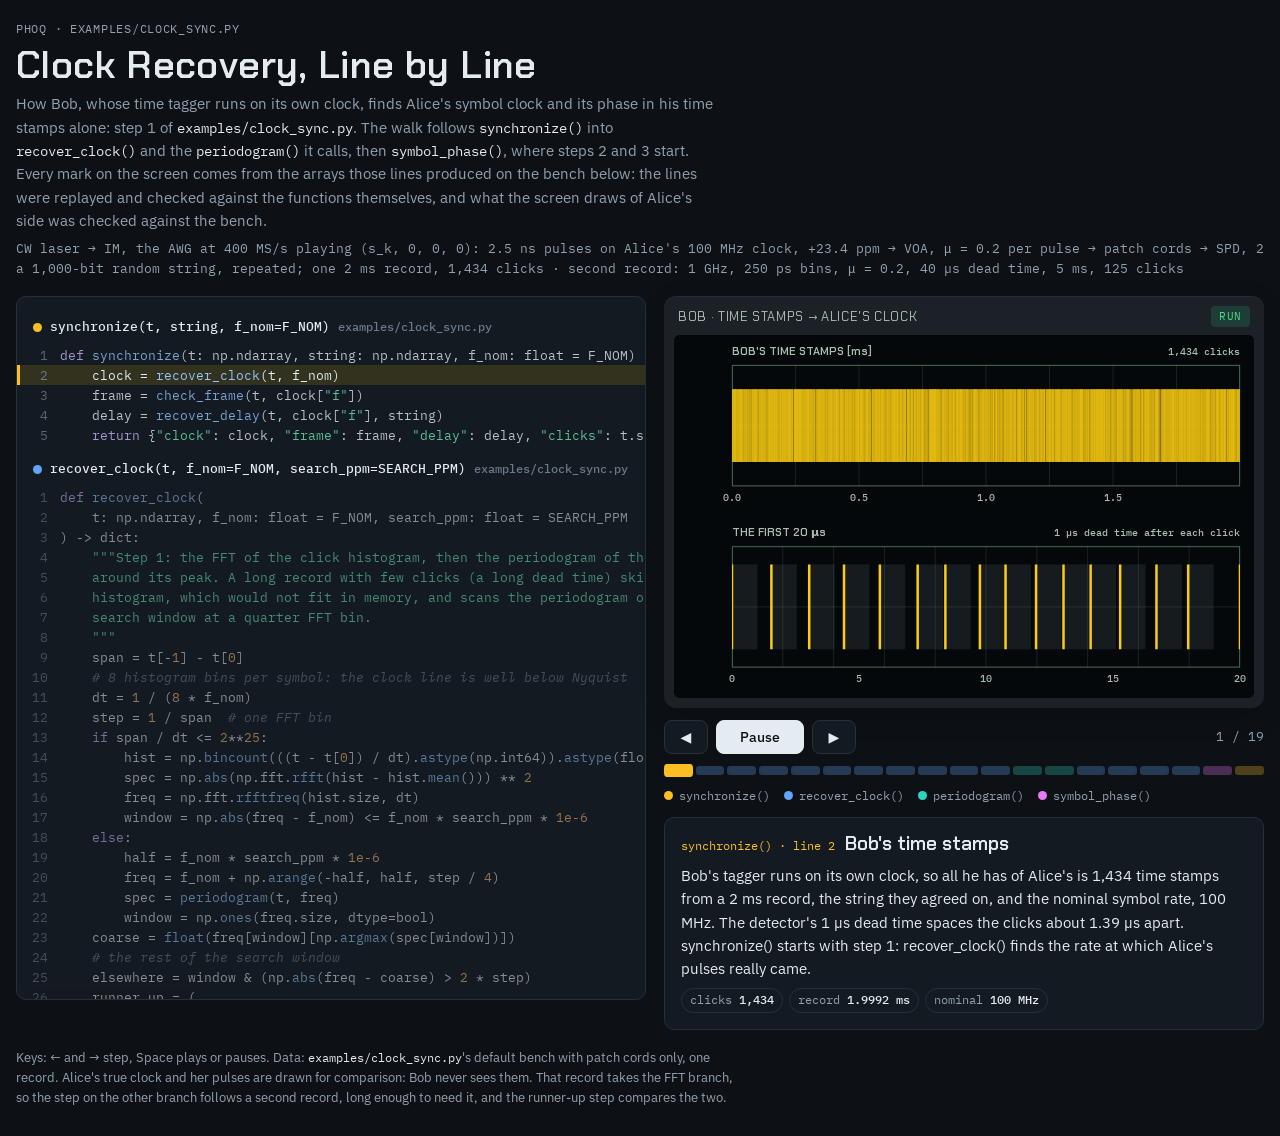
<file: src/phoq/web/walkthroughs/clock-recovery.html>
<!doctype html>
<html lang="en">
<head>
<meta charset="utf-8">
<meta name="viewport" content="width=device-width, initial-scale=1, viewport-fit=cover">
<title>Clock Recovery, Line by Line</title>
<link rel="preconnect" href="https://fonts.googleapis.com">
<link rel="preconnect" href="https://fonts.gstatic.com" crossorigin>
<link rel="stylesheet" href="https://fonts.googleapis.com/css2?family=Chakra+Petch:wght@500;600&family=IBM+Plex+Mono:wght@400;500&family=IBM+Plex+Sans:wght@400;500;600&display=swap">
<style>
/* Layout: source listing on the left, Bob's screen and the step's story on the right;
   one column on phones, screen first. Dark theme only, like an instrument's screen. */
:root {
  --bg: #0d1116;
  --panel: #141a21;
  --fg: #e4ebf1;
  --muted: #93a1af;
  --line: #26303b;
  --accent: #facc15;
  --hl: rgba(250, 204, 21, 0.13);
  --m-sync: #fbbf24;
  --m-clock: #60a5fa;
  --m-pgram: #2dd4bf;
  --m-phase: #e879f9;
  --tok-kw: #c4b5fd;
  --tok-str: #6ee7b7;
  --tok-num: #fdba74;
  --tok-com: #6b7a89;
  --tok-fn: #93c5fd;
  --scr-bg: #05080a;
  --scr-bezel: #1b2127;
  --scr-grid: rgba(134, 178, 150, 0.15);
  --scr-axis: rgba(134, 178, 150, 0.45);
  --scr-text: #a9bdb0;
  --scr-strong: #e8efe9;
  --scr-trace: #facc15;
  --scr-2: #22d3ee;
  --scr-3: #f472b6;
  --scr-4: #94a3b8;
  --scr-5: #4ade80;
  --scr-light: #fb923c;
  --font-display: "Chakra Petch", "Rajdhani", "Segoe UI", system-ui, sans-serif;
  --font-body: "IBM Plex Sans", "Segoe UI", system-ui, -apple-system, sans-serif;
  --font-mono: "IBM Plex Mono", ui-monospace, "SFMono-Regular", Menlo, Consolas, monospace;
  color-scheme: dark;
}
* { box-sizing: border-box; }
body {
  background: var(--bg); color: var(--fg); font-family: var(--font-body); font-size: 15px; line-height: 1.55;
  padding-left: max(16px, env(safe-area-inset-left, 0px));
  padding-right: max(16px, env(safe-area-inset-right, 0px));
  padding-block: 20px 28px;
}
.wrap { max-width: 1440px; margin: 0 auto; display: grid; grid-template-columns: minmax(0, 1fr); gap: 18px; }
header.top { display: grid; grid-template-columns: minmax(0, 1fr); gap: 6px; }
.eyebrow { font-family: var(--font-mono); font-size: 12px; letter-spacing: .06em; color: var(--muted); text-transform: uppercase; }
h1 { font-family: var(--font-display); font-weight: 600; font-size: clamp(26px, 3.4vw, 38px); line-height: 1.1; margin: 0; text-wrap: balance; letter-spacing: .01em; }
.lede { margin: 0; max-width: 78ch; color: var(--muted); }
.lede code, footer code { font-family: var(--font-mono); font-size: .92em; color: var(--fg); }
.bench { font-family: var(--font-mono); font-size: 12.5px; color: var(--muted); margin: 0; max-width: 100%; overflow-x: auto; }

.main { display: grid; grid-template-columns: minmax(0, 1.05fr) minmax(0, 1fr); gap: 18px; align-items: start; }
@media (max-width: 900px) { .main { grid-template-columns: minmax(0, 1fr); } .right { order: -1; } }

.code { background: var(--panel); border: 1px solid var(--line); border-radius: 10px; min-width: 0; overflow: hidden; }
.code-scroll { position: relative; max-height: min(78vh, 860px); overflow: auto; padding: 6px 0 14px; scroll-behavior: smooth; }
@media (max-width: 900px) { .code-scroll { max-height: 46vh; } }
.method { padding-top: 10px; }
.method h2 { margin: 0 0 4px; padding: 4px 16px; font-family: var(--font-mono); font-weight: 500; font-size: 13px; display: flex; flex-wrap: wrap; align-items: center; gap: 4px 8px; color: var(--muted); }
.method h2 .dot { width: 9px; height: 9px; border-radius: 50%; background: var(--mc); flex: none; }
.method h2 b { color: var(--fg); font-weight: 500; }
.method h2 .file { font-size: 11.5px; color: var(--tok-com); }
[data-m="synchronize"] { --mc: var(--m-sync); }
[data-m="recover_clock"] { --mc: var(--m-clock); }
[data-m="periodogram"] { --mc: var(--m-pgram); }
[data-m="symbol_phase"] { --mc: var(--m-phase); }
pre { margin: 0; font-family: var(--font-mono); font-size: 12.5px; line-height: 1.6; width: max-content; min-width: 100%; }
.ln { display: grid; grid-template-columns: 3.2em auto; padding-right: 14px; border-left: 3px solid transparent; transition: background .35s ease, border-color .35s ease, opacity .35s ease; }
.ln .no { color: var(--tok-com); text-align: right; padding-right: 1em; user-select: none; }
.ln .tx { white-space: pre; }
.code.active .ln { opacity: .55; }
.code.active .method.cur .ln { opacity: .8; }
.code.active .ln.on, .code.active .method.cur .ln.on { opacity: 1; background: var(--hl); border-left-color: var(--mc); }
.k { color: var(--tok-kw); } .s { color: var(--tok-str); } .n { color: var(--tok-num); } .c { color: var(--tok-com); font-style: italic; } .f { color: var(--tok-fn); }

.right { display: grid; gap: 12px; min-width: 0; }
.instrument { background: var(--scr-bezel); border-radius: 12px; padding: 10px; box-shadow: 0 1px 0 rgba(255,255,255,.05) inset, 0 8px 24px rgba(0,0,0,.18); }
.instrument .bar { display: flex; justify-content: space-between; align-items: center; gap: 10px; padding: 0 4px 8px; font-family: var(--font-display); color: var(--scr-text); font-size: 13px; letter-spacing: .05em; }
.instrument .bar .run { font-family: var(--font-mono); font-size: 11px; padding: 2px 8px; border-radius: 4px; background: rgba(52, 211, 153, .15); color: var(--scr-5); }
canvas { display: block; width: 100%; aspect-ratio: 16 / 10; max-width: 100%; background: var(--scr-bg); border-radius: 6px; }

.caption { background: var(--panel); border: 1px solid var(--line); border-radius: 10px; padding: 14px 16px 16px; display: grid; gap: 8px; min-height: 9.5em; }
.cap-head { display: flex; align-items: baseline; gap: 10px; flex-wrap: wrap; }
.cap-head .where { font-family: var(--font-mono); font-size: 12px; color: var(--mc, var(--muted)); }
.cap-head h3 { margin: 0; font-family: var(--font-display); font-weight: 600; font-size: 19px; line-height: 1.25; text-wrap: balance; }
.caption p { margin: 0; max-width: 68ch; }
.chips { display: flex; flex-wrap: wrap; gap: 6px; }
.chip { font-family: var(--font-mono); font-size: 12px; padding: 2px 8px; border-radius: 999px; border: 1px solid var(--line); color: var(--muted); font-variant-numeric: tabular-nums; }
.chip b { color: var(--fg); font-weight: 500; }

.controls { display: flex; align-items: center; gap: 8px; flex-wrap: wrap; }
.controls button { font: 500 14px var(--font-body); color: var(--fg); background: var(--panel); border: 1px solid var(--line); border-radius: 8px; padding: 7px 14px; cursor: pointer; min-width: 44px; }
.controls button:hover { border-color: var(--accent); }
.controls button:focus-visible, .seg:focus-visible { outline: 2px solid var(--accent); outline-offset: 2px; }
.controls button.primary { background: var(--fg); color: var(--bg); border-color: var(--fg); min-width: 88px; }
.counter { font-family: var(--font-mono); font-size: 13px; color: var(--muted); font-variant-numeric: tabular-nums; margin-left: auto; }
.track { display: flex; gap: 3px; width: 100%; }
.seg { flex: 1 1 0; height: 9px; border-radius: 3px; background: var(--mc); opacity: .28; border: 0; padding: 0; cursor: pointer; transition: opacity .25s, transform .25s; }
.seg.done { opacity: .6; } .seg.cur { opacity: 1; transform: scaleY(1.45); }
.legend { display: flex; flex-wrap: wrap; gap: 14px; font-family: var(--font-mono); font-size: 12px; color: var(--muted); }
.legend span { display: inline-flex; align-items: center; gap: 6px; }
.legend i { width: 9px; height: 9px; border-radius: 50%; display: inline-block; background: var(--mc); }
footer { color: var(--muted); font-size: 13px; max-width: 90ch; }
@media (prefers-reduced-motion: reduce) { .ln, .seg { transition: none; } .code-scroll { scroll-behavior: auto; } }
body { margin: 0; }
</style>
</head>
<body>

<div class="wrap">
  <header class="top">
    <div class="eyebrow">phoq · examples/clock_sync.py</div>
    <h1>Clock Recovery, Line by Line</h1>
    <p class="lede">How Bob, whose time tagger runs on its own clock, finds Alice's symbol clock and its phase in his time stamps alone: step 1 of <code>examples/clock_sync.py</code>. The walk follows <code>synchronize()</code> into <code>recover_clock()</code> and the <code>periodogram()</code> it calls, then <code>symbol_phase()</code>, where steps 2 and 3 start. Every mark on the screen comes from the arrays those lines produced on the bench below: the lines were replayed and checked against the functions themselves, and what the screen draws of Alice's side was checked against the bench.</p>
    <pre class="bench" id="bench"></pre>
  </header>

  <div class="main">
    <div class="code" id="code" aria-label="Source code of the functions Bob runs on his time stamps"><div class="code-scroll" id="codeScroll"></div></div>

    <div class="right">
      <div class="instrument">
        <div class="bar"><span>BOB · TIME STAMPS → ALICE'S CLOCK</span><span class="run" id="scrState">RUN</span></div>
        <canvas id="scr" width="960" height="600" role="img" aria-label="Bob's screen showing the effect of the highlighted line"></canvas>
      </div>
      <div class="controls">
        <button id="prev" type="button" aria-label="Previous step">◀</button>
        <button id="play" type="button" class="primary">Pause</button>
        <button id="next" type="button" aria-label="Next step">▶</button>
        <span class="counter" id="counter">1 / 1</span>
      </div>
      <div class="track" id="track" role="tablist" aria-label="Steps"></div>
      <div class="legend">
        <span data-m="synchronize"><i></i>synchronize()</span>
        <span data-m="recover_clock"><i></i>recover_clock()</span>
        <span data-m="periodogram"><i></i>periodogram()</span>
        <span data-m="symbol_phase"><i></i>symbol_phase()</span>
      </div>
      <div class="caption" id="caption" aria-live="polite">
        <div class="cap-head"><span class="where" id="capWhere"></span><h3 id="capTitle"></h3></div>
        <p id="capBody"></p>
        <div class="chips" id="capChips"></div>
      </div>
    </div>
  </div>
  <footer>Keys: ← and → step, Space plays or pauses. Data: <code>examples/clock_sync.py</code>'s default bench with patch cords only, one record. Alice's true clock and her pulses are drawn for comparison: Bob never sees them. That record takes the FFT branch, so the step on the other branch follows a second record, long enough to need it, and the runner-up step compares the two.</footer>
</div>

<script id="data" type="application/json">{"nums":{"N":1434,"f_nom":100000000.0,"search_ppm":100.0,"f_a":100002339.99999999,"ppm":23.4,"L":1000,"carve":4,"resolution":1e-10,"record":0.002,"dead_time":1e-06,"mu":0.2,"eff":0.25,"dcr":100.0,"extinction":30.0,"epoch":3.21e-06,"t0":1.842e-07,"t_mean":0.0009943413955369597,"span":0.0019992033000000003,"dt":1.25e-09,"step":500.1992543729794,"nbins":1599363,"limit":33554432,"fft_size":799682,"fft_spacing":500.19914178332243,"window_bins":40,"coarse":100002313.42103073,"runner_up":0.0010804425688426304,"fine_n":801,"fine_spacing":2.5009962618350983,"blocks":[256,256,256,33],"k":410,"grid_max":100002338.43099345,"f":100002339.61612464,"z_max":1147.6449714902844,"z_nom":4.912606915885877,"depth":0.8946006376589388,"sigma_t":7.216878364870323e-10,"sigma_f":3.302316050578741,"theta":0.47583146581096436,"theta_true":0.4767609554940009,"under":99.58,"delays":{"fine":{"df":-0.3838753402233124,"err_ps":-9.3,"assigned":100.0,"theta":0.4758},"coarse":{"df":-26.57896925508976,"err_ps":-268.2,"assigned":99.93,"theta":0.4499},"half":{"df":250.09962718188763,"err_ps":2460.1,"assigned":99.86,"theta":0.7236}}},"t":[184.2,1735.4,3223.9,4594.4,6005.8,7493.6,8584.6,9944.9,10954.1,12155.4,13235.3,14303.8,15465.0,16895.1,18144.2,20183.3,21195.1,22244.5,24024.2,25095.4,26523.5,27895.2,28914.3,30695.0,31745.0,32753.7,33923.0,34953.8,35982.7,37624.4,38823.8,40124.5,41204.1,42614.0,44134.4,46224.1,47604.1,48732.5,50414.3,51643.4,53103.9,54632.8,56134.7,57512.8,58554.1,60072.2,61812.2,63223.4,65022.5,66032.0,68192.9,69913.2,71433.8,72662.2,74102.8,76293.8,78103.5,79553.4,80801.9,81923.1,83532.7,85202.3,86212.8,87493.6,88911.9,89922.6,90972.1,92092.0,93513.0,94692.4,95951.4,97051.9,98542.9,99832.5,101552.2,103422.8,104631.7,107383.3,108463.0,109692.1,110941.6,112212.8,113342.4,115653.0,116672.4,117781.8,118801.2,120461.5,121551.7,123230.9,124502.9,125972.0,127202.7,128341.4,130072.3,131372.3,133180.6,134252.1,135252.2,137381.9,140182.6,141212.1,142351.9,144180.4,145411.3,146480.5,147792.4,148860.4,150131.0,151211.0,152301.7,154130.1,155351.4,156381.2,157771.7,158899.8,160410.3,161560.3,162641.8,164080.4,165231.2,166780.4,167790.9,169041.3,170171.3,171820.7,172879.8,174049.7,175201.2,176361.6,178340.1,179610.1,180759.8,182290.0,184021.6,185059.4,186860.6,188560.7,189771.1,190979.4,191990.1,193109.9,194390.1,196450.3,197509.0,198638.9,199860.1,201009.3,202150.2,203809.8,204870.8,206119.9,207209.2,208389.0,210480.5,211700.2,212709.1,213899.7,215368.6,216669.0,218140.3,219628.7,221050.1,222089.7,223269.1,224688.3,226000.0,227210.2,228238.6,229308.3,230459.7,231699.8,233069.1,234218.7,236329.5,237719.1,238889.7,239919.7,243569.8,245058.2,246269.1,247368.6,248519.1,250168.5,251219.1,252449.3,253569.6,254599.7,255668.6,256698.9,257808.4,259229.3,260687.9,261798.0,263148.1,264209.3,265378.4,266479.4,267807.8,268859.7,269938.5,271028.0,272547.2,273769.4,275048.6,277437.7,278447.4,279467.9,281218.7,282297.3,283738.6,285708.1,286868.8,288138.2,289288.9,290837.9,292286.8,293659.0,294728.3,296206.6,297417.5,298598.9,299816.6,300837.2,301867.3,302966.8,304937.2,305997.2,307788.4,308856.3,310288.6,311407.9,312657.3,314018.5,315517.6,317037.3,318378.4,320278.4,321546.0,323237.5,324687.9,325977.7,327216.5,330116.7,332117.0,333537.3,335018.1,336035.7,337786.1,339106.9,340816.2,341907.5,342967.5,344077.1,345365.7,346717.3,348087.8,349105.6,350795.7,351806.0,353067.6,354626.7,355705.9,356865.2,358275.5,359497.5,360725.8,361996.0,363526.9,365087.2,366116.0,367656.0,369496.9,371155.0,372206.0,373456.3,376076.7,377565.0,378855.3,380284.7,381426.4,382767.0,383776.7,385666.4,386746.4,388005.6,389066.2,390455.2,391716.2,392965.3,394205.0,395856.1,397506.5,398814.2,400174.4,401855.6,403245.0,404384.3,405705.1,406905.8,408445.5,409755.8,410936.3,412015.1,413145.5,414376.3,415946.1,417086.0,418173.8,419184.2,420724.0,423525.4,424785.9,426215.7,427374.7,428685.1,429904.9,430964.8,432304.0,433414.2,435254.6,436304.5,437305.6,438855.5,440583.3,441694.7,444105.0,445375.0,446774.8,447794.1,448893.1,450833.8,452564.4,453664.1,454933.4,456003.0,457774.1,459274.5,460453.5,462114.4,463262.7,464594.4,466303.2,467303.7,468314.0,470374.1,471402.7,473653.2,475403.4,476463.1,477844.6,479032.6,480754.0,482893.3,484402.9,485592.9,486742.9,488693.1,489822.7,490914.5,492393.5,493502.9,494712.4,495963.7,497083.6,498094.2,499192.0,500553.2,502732.7,503783.6,504863.5,506011.8,507302.2,508442.4,509493.5,510553.4,511681.7,513583.7,514783.0,515962.9,517263.0,518532.9,520533.5,522202.4,523652.4,525281.3,526351.7,528132.4,529462.7,530653.5,531813.3,532881.7,534011.3,535051.3,536541.7,538091.2,539192.3,541061.1,542262.5,543653.0,545592.8,546812.6,550272.2,552153.0,553542.3,554592.2,555852.1,557212.1,559000.5,560370.6,561912.5,563452.8,564921.5,565971.7,567081.0,568681.8,569751.5,571150.2,572240.3,573732.2,574770.9,575980.9,577762.1,578811.9,579910.7,580961.7,582200.0,583560.6,585370.7,586742.1,587759.8,589160.0,590170.0,591400.0,592712.1,593850.8,594862.0,596019.8,597799.6,599301.5,600671.2,602300.8,603551.2,605011.8,607501.6,608720.0,610520.7,611641.2,612830.5,613991.6,615079.7,616890.2,617979.7,619619.9,620939.8,622139.1,624271.4,625960.7,627038.9,628451.2,629819.8,631279.5,632729.4,633891.1,635398.8,636638.7,637660.5,638780.3,639860.6,641240.6,642278.8,643780.6,645170.4,646638.5,647879.6,648948.6,650559.2,651630.5,652698.6,653980.2,655249.1,656750.1,658168.3,659750.5,661729.5,662759.8,663909.4,665118.6,666239.8,667714.9,669269.7,670278.1,672107.8,673569.9,674748.3,676039.9,677998.3,679119.2,680209.9,681449.2,682739.5,684338.8,685627.9,689098.4,690408.4,691579.0,692958.2,694058.7,695077.7,696277.4,698109.0,699298.1,700547.3,703227.5,704288.8,705367.6,706367.7,707738.8,709137.6,710158.3,711277.2,714066.9,715697.7,717297.6,718446.8,719857.8,721076.8,722089.1,723207.0,725838.5,727169.0,728546.8,729698.8,731008.4,732256.6,733328.1,735077.1,736346.8,737526.3,738778.2,740106.5,741397.1,743208.1,744677.2,746107.3,747237.6,748438.0,749748.3,750866.9,752136.5,753206.1,754586.9,755746.5,758158.2,759517.6,762228.1,763315.9,764436.2,766077.7,767197.0,769815.6,771065.6,774037.5,775976.0,777526.1,778627.6,779697.4,781045.3,782077.2,783216.4,784266.5,785627.1,786656.8,788046.3,789135.1,790205.3,791246.2,792436.9,793517.0,794745.6,796105.1,797236.4,798367.1,799456.8,800516.9,801616.3,802646.9,803846.8,805144.9,806847.0,808465.1,809656.4,810756.7,811846.1,813515.3,815305.7,816445.0,817556.5,818895.4,820794.5,822704.6,824766.4,826804.8,828384.9,829454.6,830476.0,831925.7,832976.2,834416.3,835534.6,837295.8,838504.7,839566.0,840865.5,842586.3,843754.0,845504.8,846884.0,848615.1,849814.6,851614.8,853623.7,855433.6,856455.1,857673.8,858685.3,860204.9,861725.6,863555.2,864755.0,866014.5,867585.1,869563.3,870645.1,871664.3,872754.2,874363.4,875994.1,877214.1,878524.8,880705.4,881853.7,883264.0,884923.0,885974.7,887002.9,888235.1,889293.1,890395.1,891514.6,893545.0,895214.9,896464.4,897753.5,898774.9,899928.0,901044.3,902083.7,903094.1,904373.5,905513.9,907004.2,908263.9,909903.7,911182.8,913322.8,914712.3,915963.2,917162.6,919653.6,921243.9,922282.2,923403.2,924652.8,926232.9,927402.9,928463.6,930791.8,932272.0,933643.6,935972.6,937472.6,938523.7,941953.7,943253.1,944262.1,946061.8,948501.4,949852.8,950853.5,952602.8,953642.1,954892.2,956002.5,957281.6,958532.9,959661.2,960781.7,961981.8,963533.4,964801.9,966001.0,967212.8,968952.8,971001.6,972952.1,974752.7,976362.4,977372.8,978950.8,980440.6,981571.3,983371.4,984822.8,985830.9,987551.5,988772.2,989931.0,991232.4,992530.3,993902.0,995381.8,997641.3,998771.1,999900.8,1000971.4,1002561.1,1003650.3,1005020.6,1006781.3,1007831.9,1009562.3,1011432.0,1012560.0,1013651.3,1014910.5,1018000.6,1019271.6,1020641.9,1021980.2,1024020.1,1025999.7,1027211.3,1028350.0,1029410.8,1030571.8,1031709.8,1034411.5,1035430.0,1037582.0,1038779.8,1039890.2,1040899.6,1042190.1,1043249.6,1044430.8,1046979.5,1048460.1,1049511.1,1051189.7,1053239.1,1054649.4,1056740.8,1058038.8,1059139.6,1060859.1,1062379.9,1063440.5,1064580.3,1068970.1,1070160.0,1071220.9,1072489.3,1074178.5,1075229.9,1076500.4,1077749.1,1079608.7,1080998.8,1082069.8,1084109.0,1085298.9,1086550.1,1087699.6,1089259.9,1090900.3,1092488.5,1093839.0,1094958.9,1096169.6,1097490.2,1098869.4,1100149.7,1101408.7,1103219.6,1104740.1,1105979.3,1107697.7,1108767.7,1110459.4,1112078.3,1113198.0,1114328.0,1115519.8,1116809.2,1118058.4,1121057.6,1122448.0,1123539.5,1125019.1,1126728.2,1128038.3,1129138.8,1130148.6,1131178.1,1132688.5,1133719.3,1134738.3,1135807.1,1136879.0,1138318.7,1140198.9,1141776.9,1143369.0,1144737.6,1146108.9,1147278.1,1148317.5,1150107.1,1152867.8,1154016.6,1155106.5,1156767.3,1158608.3,1161506.9,1162947.4,1164567.9,1165587.1,1167527.3,1168667.1,1169798.0,1171176.9,1172377.1,1173747.4,1175058.0,1176447.6,1177647.6,1178976.7,1180428.2,1181697.7,1183527.6,1184567.9,1185597.3,1186725.9,1187777.8,1190895.7,1191915.7,1193646.9,1195286.0,1196476.6,1198217.3,1199656.2,1200965.8,1202146.1,1203217.7,1204406.5,1205957.7,1206996.2,1208766.6,1210096.7,1212077.5,1214027.3,1215137.5,1216435.9,1217645.3,1218735.6,1220126.8,1221185.2,1222856.3,1224645.9,1225995.6,1227644.8,1228966.9,1230076.8,1231175.4,1232525.9,1235965.4,1237396.5,1238525.1,1240276.3,1241944.9,1243226.2,1244355.8,1245585.8,1247355.0,1248366.5,1249835.2,1251265.2,1252274.4,1253526.5,1254886.6,1256055.4,1257194.4,1259504.8,1260536.4,1261604.9,1262956.3,1263995.1,1265035.4,1266285.4,1268116.0,1270315.9,1271993.9,1273126.0,1274405.1,1275596.0,1277184.8,1278254.8,1279653.9,1280704.4,1281885.5,1283073.8,1284274.9,1285423.5,1286733.7,1287755.1,1288833.7,1290255.6,1291654.9,1293533.5,1294704.6,1296493.7,1298494.0,1299603.9,1301043.2,1302223.9,1303494.8,1305155.2,1306423.4,1307465.0,1308765.1,1310264.7,1311444.1,1312524.4,1314362.9,1315534.6,1316583.2,1317683.7,1319044.6,1320924.3,1322184.8,1323492.8,1324814.5,1325832.8,1327202.7,1328223.1,1329923.5,1331122.7,1332262.8,1333783.2,1335434.2,1336793.7,1338572.6,1340464.6,1342493.3,1343994.4,1345202.1,1346232.4,1347692.5,1349592.6,1351122.5,1352552.0,1353893.6,1354894.0,1356013.0,1358432.6,1359802.1,1360891.8,1362863.4,1363874.0,1365203.8,1367281.7,1368512.7,1369643.3,1370653.6,1371701.7,1372861.4,1374022.4,1375063.3,1376092.4,1377192.6,1378372.7,1379552.3,1380742.3,1381783.2,1383731.4,1385921.3,1387593.5,1388832.8,1390632.8,1392442.8,1393752.1,1395022.9,1396162.7,1397972.3,1399042.0,1401410.8,1402441.7,1403551.2,1404642.9,1406672.4,1408730.7,1410972.0,1412112.0,1413631.4,1415131.6,1416181.5,1417720.7,1419061.8,1420072.7,1421661.3,1423312.7,1424450.2,1425461.4,1426492.0,1427521.0,1428890.2,1430431.7,1431831.1,1433241.8,1434351.5,1435371.4,1436991.6,1438070.7,1439170.2,1440320.6,1441520.1,1442849.8,1444100.6,1445281.0,1446430.6,1447969.7,1449080.2,1450270.4,1451319.7,1452570.1,1454160.3,1455290.5,1456430.6,1457540.7,1458741.0,1459850.8,1460940.9,1462710.2,1463781.6,1465129.8,1466280.3,1467541.0,1468661.6,1470649.9,1472071.2,1473500.2,1474570.3,1476020.1,1477640.4,1479249.9,1480380.8,1481688.9,1483298.9,1484599.8,1486220.1,1487479.5,1488880.7,1490979.5,1493360.5,1494740.1,1496028.6,1497238.7,1498659.3,1500248.9,1501690.4,1503389.1,1504689.4,1505950.1,1508290.3,1509429.5,1511779.8,1513990.3,1515429.5,1516478.8,1517480.4,1519079.6,1520098.3,1521299.0,1522590.3,1523909.5,1525219.6,1526758.1,1528059.4,1529118.0,1530649.9,1531787.9,1532909.1,1534049.9,1535609.2,1537268.9,1538309.6,1539729.5,1542139.5,1543529.0,1544688.7,1546097.8,1548147.6,1549788.6,1551438.8,1552708.6,1554529.2,1555568.3,1556808.9,1558069.2,1559139.2,1560469.5,1561499.1,1563197.3,1564437.2,1566748.8,1568738.2,1570477.8,1573478.9,1575048.5,1577518.8,1579377.8,1580386.9,1582237.2,1583738.9,1584747.5,1586086.7,1587168.6,1588666.9,1590777.6,1592238.1,1593538.0,1594636.9,1595947.5,1597386.9,1598486.8,1600258.4,1601556.4,1602807.3,1603986.6,1605366.5,1606807.8,1608976.5,1611557.3,1612695.9,1613706.0,1614716.7,1616046.6,1617567.2,1618726.9,1620848.0,1623245.8,1624426.6,1625547.6,1627007.0,1628026.5,1629156.7,1630325.7,1631767.5,1632805.9,1634357.4,1635657.0,1636836.5,1637917.4,1638955.3,1640187.5,1641556.2,1642847.5,1644785.2,1646207.1,1647595.0,1649226.7,1650685.4,1652676.3,1653987.3,1655795.5,1657145.5,1658286.4,1659465.4,1661605.6,1663735.9,1665006.3,1666206.3,1667475.3,1668545.7,1669596.5,1670736.5,1671995.4,1673185.3,1674376.7,1675486.2,1676735.3,1678024.4,1679155.4,1682274.3,1683986.5,1688086.8,1689224.7,1690916.3,1692625.3,1694443.9,1696013.9,1697174.6,1698446.1,1699644.4,1701403.8,1702535.9,1703635.5,1704735.2,1706585.4,1707745.3,1709055.4,1710734.0,1711885.7,1713744.0,1714985.4,1716254.0,1717963.4,1719113.8,1720955.0,1722084.2,1723983.2,1725193.5,1726203.2,1727954.0,1728955.1,1730444.1,1731833.6,1732905.0,1734004.7,1735043.3,1736085.2,1737623.3,1738654.5,1739734.2,1741414.2,1742804.4,1743864.5,1745382.8,1746572.8,1748205.0,1749913.0,1751122.7,1753194.9,1754263.1,1755643.0,1756833.2,1759114.2,1760344.5,1761423.2,1762713.8,1763964.6,1765522.8,1766733.6,1767972.4,1769074.1,1770142.9,1771852.1,1773233.1,1774264.2,1775333.4,1776512.6,1778142.1,1779824.2,1781042.9,1782112.6,1783422.1,1784744.1,1785873.2,1788132.8,1789492.4,1790832.3,1792363.5,1793381.6,1794524.0,1796093.6,1797342.8,1798561.7,1799802.0,1800842.3,1801931.7,1803331.5,1804343.3,1806021.8,1807182.2,1808522.5,1810202.0,1811492.0,1812562.9,1814072.3,1815522.6,1816722.3,1817732.1,1819101.7,1820522.2,1822112.2,1823472.7,1824682.6,1826082.8,1827262.1,1829112.1,1830201.8,1831210.7,1832842.5,1833961.2,1835940.9,1837353.0,1838360.9,1839512.5,1841161.3,1842560.9,1844060.4,1846630.4,1847650.8,1848732.3,1849782.7,1851171.5,1853032.6,1854340.3,1856631.2,1857711.8,1858881.4,1860412.2,1861690.0,1863951.0,1865051.5,1866680.7,1867830.0,1868950.3,1870140.9,1871251.6,1872561.8,1873860.1,1875021.6,1876081.4,1877310.2,1878410.6,1879571.9,1881110.3,1884011.6,1885019.9,1886469.7,1888130.0,1889651.3,1890879.9,1892841.4,1894151.5,1895559.7,1897259.5,1898280.1,1899540.8,1900830.3,1903619.1,1904890.2,1905969.4,1907144.6,1908780.5,1909871.2,1910950.8,1912099.9,1913531.2,1914800.2,1915980.6,1917139.6,1919404.9,1920498.7,1921960.7,1923620.8,1924750.4,1926019.8,1927210.3,1928478.4,1929628.9,1930800.0,1932260.6,1933570.4,1935250.4,1936268.6,1937339.3,1938339.4,1939780.4,1941119.0,1942359.0,1943569.1,1945188.4,1948279.1,1949429.3,1950899.7,1951989.3,1953747.9,1955339.7,1956759.5,1957809.4,1958858.6,1960367.8,1962109.6,1963139.6,1964348.3,1965418.6,1966478.1,1968059.4,1969118.6,1970257.9,1971488.9,1972578.8,1973687.5,1974828.0,1975869.3,1976999.3,1978059.3,1980109.6,1981787.5,1983287.5,1984879.0,1986739.1,1987947.6,1989508.5,1990618.3,1991658.9,1993137.7,1994258.4,1995988.5,1998077.9,1999387.5],"zoom":{"bin":791797,"edges":[-15.55,-14.3,-13.05,-11.8,-10.55,-9.3,-8.05,-6.8,-5.55,-4.3,-3.05,-1.8,-0.55,0.7,1.95,3.2,4.45,5.7,6.95,8.2,9.45,10.7,11.95,13.2,14.45,15.7],"ticks":[{"x":-19.3963,"bit":0},{"x":-9.3965,"bit":1},{"x":0.6032,"bit":1},{"x":10.603,"bit":0},{"x":20.6028,"bit":0}]},"whole":{"f_max":399999749.90042907,"group_hz":400159.3134266579,"db":[-32.15,-20.64,-19.82,-23.0,-20.23,-22.08,-21.78,-18.67,-21.79,-21.32,-23.47,-22.34,-21.5,-23.13,-20.86,-21.41,-20.62,-20.49,-23.14,-21.77,-23.27,-21.85,-22.19,-22.59,-21.11,-21.39,-20.27,-21.71,-22.44,-21.2,-21.46,-22.56,-21.4,-21.64,-21.38,-22.61,-20.91,-20.94,-22.09,-22.79,-22.93,-21.58,-22.37,-19.07,-22.39,-20.88,-22.2,-22.32,-21.78,-21.41,-22.17,-21.06,-21.5,-20.04,-22.26,-21.53,-20.9,-21.88,-21.62,-22.11,-21.37,-22.09,-22.95,-20.74,-21.77,-23.28,-21.84,-21.85,-21.65,-22.03,-22.99,-22.41,-21.78,-23.16,-21.72,-22.44,-21.33,-21.18,-20.11,-22.16,-20.08,-21.88,-22.56,-21.73,-21.49,-23.07,-20.99,-22.22,-22.23,-21.62,-22.18,-22.61,-21.49,-21.53,-21.98,-21.8,-21.6,-19.59,-20.74,-22.45,-21.32,-22.71,-22.93,-20.9,-21.31,-22.28,-21.78,-21.79,-20.41,-22.82,-22.32,-21.76,-22.21,-21.37,-22.31,-22.22,-20.49,-22.71,-22.52,-21.57,-22.78,-22.64,-21.81,-22.41,-22.15,-20.98,-20.57,-21.22,-22.53,-22.25,-21.88,-21.27,-21.25,-21.18,-22.34,-21.39,-21.9,-22.53,-21.81,-22.36,-22.68,-20.91,-20.5,-22.55,-21.85,-19.93,-21.69,-22.79,-22.54,-20.71,-21.0,-21.89,-21.86,-22.14,-22.77,-22.94,-20.25,-21.05,-22.69,-22.06,-21.8,-22.16,-22.54,-21.77,-22.22,-21.53,-22.08,-22.4,-22.63,-21.0,-21.41,-20.91,-22.38,-21.2,-21.82,-21.37,-21.58,-22.25,-22.06,-21.62,-20.87,-21.98,-21.62,-23.39,-21.42,-21.66,-20.11,-22.25,-21.74,-20.69,-21.67,-22.05,-22.48,-21.11,-23.4,-20.73,-20.37,-21.12,-21.67,-21.66,-20.88,-21.99,-21.74,-21.37,-21.99,-20.4,-21.6,-21.98,-21.69,-22.06,-22.33,-22.54,-21.41,-22.51,-21.7,-21.13,-21.68,-19.44,-21.51,-22.12,-20.41,-22.46,-20.56,-22.12,-21.43,-21.53,-21.39,-21.77,-22.04,-22.78,-20.96,-22.46,-20.6,-21.62,-22.0,-20.9,-22.26,-22.16,-20.99,-22.69,-22.65,-23.2,-19.48,-21.12,-23.4,-20.82,-23.57,-19.57,-21.16,0.0,-26.92,-19.88,-19.87,-21.86,-20.98,-22.9,-20.96,-20.0,-20.57,-21.16,-22.79,-21.84,-21.45,-21.26,-21.58,-21.55,-21.06,-20.58,-23.42,-21.12,-20.61,-21.47,-21.94,-21.91,-21.81,-22.32,-21.86,-19.5,-21.87,-22.04,-22.26,-21.81,-22.14,-21.47,-21.3,-22.04,-21.41,-21.29,-22.1,-22.08,-21.99,-21.1,-22.7,-19.42,-22.61,-21.9,-22.45,-21.98,-22.68,-20.49,-21.92,-21.2,-20.59,-21.88,-21.63,-20.7,-21.65,-21.58,-22.54,-21.47,-21.35,-22.41,-22.26,-22.03,-22.05,-23.1,-21.77,-21.64,-21.7,-22.45,-22.71,-22.06,-22.01,-22.62,-21.3,-21.35,-22.11,-21.16,-21.96,-22.08,-22.27,-21.75,-21.95,-21.73,-20.36,-23.22,-20.57,-21.49,-22.25,-21.16,-22.32,-22.03,-22.11,-22.38,-21.65,-21.16,-21.55,-20.3,-20.67,-21.97,-22.67,-20.81,-21.38,-19.88,-21.51,-22.39,-21.51,-21.91,-21.39,-21.59,-22.25,-21.58,-21.16,-21.76,-21.83,-21.15,-21.17,-22.43,-20.46,-21.96,-21.95,-21.9,-22.45,-21.71,-21.99,-21.73,-20.34,-21.52,-21.96,-21.99,-22.47,-20.23,-22.58,-20.91,-22.18,-21.53,-22.13,-22.01,-22.37,-21.42,-21.39,-21.86,-20.29,-21.85,-22.82,-20.32,-22.37,-21.95,-21.23,-20.63,-22.31,-22.76,-22.04,-21.92,-21.81,-21.92,-20.62,-20.91,-22.73,-21.97,-22.6,-21.99,-22.76,-21.75,-22.88,-21.52,-21.28,-21.54,-22.1,-21.07,-22.17,-22.03,-22.68,-21.82,-21.4,-21.79,-22.34,-22.07,-21.55,-21.85,-21.1,-20.81,-22.07,-22.42,-20.8,-21.98,-21.45,-21.68,-21.31,-21.96,-21.53,-21.68,-21.27,-22.13,-21.54,-22.21,-21.83,-20.67,-21.26,-20.82,-20.86,-21.13,-21.85,-22.23,-22.53,-22.22,-21.99,-22.42,-22.18,-22.15,-21.36,-22.08,-22.34,-21.99,-21.86,-22.38,-21.82,-20.07,-20.91,-21.57,-21.31,-22.14,-22.1,-21.87,-20.76,-21.93,-20.88,-21.32,-21.98,-21.23,-20.46,-21.94,-20.56,-21.51,-21.27,-20.71,-22.28,-20.92,-20.32,-22.58,-21.69,-21.39,-21.59,-21.99,-21.92,-20.8,-22.96,-20.6,-21.33,-3.79,-24.03,-20.66,-21.2,-22.15,-21.11,-23.63,-22.05,-22.59,-22.49,-21.82,-22.19,-21.33,-20.76,-22.32,-22.2,-21.65,-22.12,-21.88,-22.78,-21.4,-21.16,-22.48,-22.08,-22.39,-20.43,-21.05,-21.62,-20.17,-22.04,-22.57,-21.67,-21.83,-20.69,-23.62,-22.07,-20.77,-20.81,-20.86,-23.29,-21.31,-21.65,-21.0,-22.07,-21.36,-22.98,-22.33,-22.61,-22.23,-22.47,-21.09,-22.12,-20.6,-19.87,-22.67,-20.59,-22.55,-21.63,-22.27,-22.12,-21.51,-20.45,-21.49,-21.9,-20.86,-22.27,-23.65,-22.62,-20.74,-21.93,-21.98,-21.24,-22.63,-22.19,-22.29,-21.14,-22.15,-21.7,-21.77,-22.8,-21.47,-21.82,-21.38,-22.21,-23.03,-22.0,-21.94,-22.28,-21.66,-21.74,-21.28,-22.73,-22.05,-22.06,-21.31,-21.26,-21.95,-22.55,-21.68,-21.32,-21.78,-21.78,-21.01,-20.8,-21.19,-22.37,-20.39,-19.6,-22.42,-22.09,-20.33,-22.32,-21.6,-20.36,-22.26,-22.33,-21.55,-21.78,-21.64,-20.63,-22.33,-21.58,-21.69,-22.95,-22.65,-22.03,-22.06,-20.53,-21.82,-21.4,-22.9,-22.26,-20.65,-21.37,-21.42,-22.21,-21.41,-22.68,-20.91,-22.83,-21.99,-20.08,-22.78,-21.5,-21.24,-22.72,-22.64,-22.49,-21.97,-21.45,-22.42,-21.67,-21.22,-21.31,-21.78,-22.65,-21.29,-21.03,-19.89,-22.57,-21.42,-22.47,-22.74,-22.3,-21.48,-20.95,-22.11,-22.28,-21.55,-22.71,-21.17,-21.57,-21.45,-23.19,-21.94,-22.01,-23.25,-22.53,-21.38,-20.76,-21.34,-21.48,-21.42,-21.85,-21.09,-20.32,-21.52,-22.62,-21.93,-22.51,-22.18,-22.18,-20.6,-20.65,-22.04,-21.34,-20.9,-22.17,-20.46,-20.95,-21.91,-22.17,-21.3,-23.19,-22.5,-22.79,-21.63,-22.62,-22.74,-22.0,-21.75,-21.68,-21.93,-21.4,-21.34,-20.94,-23.19,-22.14,-22.2,-20.74,-20.92,-21.04,-21.58,-22.31,-21.23,-19.84,-21.92,-22.62,-21.39,-21.81,-21.0,-22.0,-21.8,-21.7,-21.33,-20.28,-21.23,-22.07,-20.96,-20.47,-22.8,-21.57,-21.06,-22.45,-21.94,-22.03,-22.37,-20.67,-21.98,-22.4,-11.98,-21.94,-21.96,-20.12,-21.45,-23.24,-22.7,-22.34,-21.87,-22.12,-21.76,-21.35,-21.55,-21.26,-21.66,-22.48,-21.46,-20.57,-22.87,-22.16,-21.92,-22.03,-22.06,-21.64,-22.38,-21.07,-22.4,-22.28,-22.26,-21.09,-22.85,-22.57,-21.91,-20.37,-23.22,-22.54,-20.22,-22.16,-21.52,-22.48,-22.1,-22.43,-21.46,-21.8,-22.77,-22.13,-21.61,-22.53,-21.83,-22.14,-21.76,-22.34,-21.16,-21.19,-22.32,-21.8,-21.84,-20.87,-22.42,-21.45,-22.29,-21.49,-21.25,-22.15,-20.7,-22.59,-21.21,-22.45,-21.85,-22.14,-21.46,-21.76,-21.51,-22.01,-21.83,-21.8,-22.02,-22.55,-21.08,-21.73,-21.09,-21.76,-21.89,-21.37,-22.27,-21.95,-22.02,-22.06,-22.91,-22.61,-22.62,-21.97,-22.16,-20.22,-21.79,-20.61,-21.95,-21.11,-21.05,-20.99,-22.61,-22.07,-20.76,-21.96,-21.61,-22.76,-19.54,-20.71,-22.01,-21.07,-21.6,-22.27,-21.23,-22.3,-21.03,-21.81,-21.81,-21.71,-21.58,-21.54,-22.62,-21.81,-21.28,-21.37,-21.45,-21.31,-21.64,-21.08,-21.48,-22.07,-22.71,-22.53,-22.82,-20.57,-22.42,-22.62,-21.77,-22.48,-21.55,-22.28,-21.66,-19.52,-21.87,-21.1,-19.59,-22.04,-21.81,-21.86,-20.94,-22.34,-22.25,-21.46,-21.46,-21.23,-20.86,-22.16,-21.0,-22.72,-20.56,-22.29,-21.93,-22.64,-22.05,-22.3,-21.85,-20.59,-23.2,-21.22,-21.29,-21.84,-22.26,-21.71,-22.82,-22.28,-22.63,-21.67,-21.64,-21.64,-23.06,-21.12,-22.18,-21.18,-21.3,-21.15,-20.57,-20.97,-22.13,-22.31,-22.03,-23.07,-22.28,-22.78,-22.32,-21.22,-20.39,-22.64,-20.94,-22.64,-21.15,-21.61,-22.11,-21.9,-21.69,-22.98,-21.69,-22.89,-21.4,-22.29,-22.31,-21.67,-21.33,-21.88,-21.37,-21.11,-22.65,-21.1,-22.45,-21.99,-21.81,-20.74,-21.93,-20.54,-21.31,-22.03,-21.44,-21.19,-22.96,-21.96,-22.87,-22.23,-21.71,-22.19,-22.78,-20.22,-21.5,-21.35,-22.45,-21.67,-21.42,-21.26,-21.16,-21.83,-21.64,-21.8,-20.88,-22.8,-22.36,-21.89,-22.55,-22.27,-21.4]},"bars":{"off":[-11692.155,-11191.956,-10691.757,-10191.558,-9691.358,-9191.159,-8690.96,-8190.761,-7690.562,-7190.363,-6690.164,-6189.964,-5689.765,-5189.566,-4689.367,-4189.168,-3688.969,-3188.77,-2688.57,-2188.371,-1688.172,-1187.973,-687.774,-187.575,312.624,812.824,1313.023,1813.222,2313.421,2813.62,3313.819,3814.018,4314.218,4814.417,5314.616,5814.815,6315.014,6815.213,7315.412,7815.612,8315.811,8816.01,9316.209,9816.408,10316.607,10816.806,11317.006,11817.205],"db":[-29.4,-36.33,-35.02,-34.98,-41.44,-36.68,-31.74,-32.59,-33.71,-43.02,-35.48,-38.95,-29.66,-57.58,-39.2,-40.26,-52.87,-33.85,-47.59,-46.17,-30.37,-33.93,-51.02,-31.75,-35.97,-33.96,-30.56,-23.69,0.0,-25.86,-31.56,-39.7,-34.12,-29.9,-35.65,-39.87,-34.45,-37.55,-34.12,-36.59,-35.23,-39.91,-35.74,-44.66,-32.92,-46.84,-36.29,-34.23],"win":[false,false,false,false,true,true,true,true,true,true,true,true,true,true,true,true,true,true,true,true,true,true,true,true,true,true,true,true,true,true,true,true,true,true,true,true,true,true,true,true,true,true,true,true,false,false,false,false],"coarse":28,"runner":12},"fine":[0.00062,0.00051,0.00042,0.00034,0.00027,0.00021,0.00017,0.00013,0.00011,0.0001,0.00011,0.00013,0.00016,0.0002,0.00026,0.00033,0.00042,0.00052,0.00064,0.00077,0.00091,0.00107,0.00125,0.00143,0.00164,0.00186,0.00209,0.00234,0.0026,0.00288,0.00318,0.00348,0.00381,0.00415,0.0045,0.00487,0.00525,0.00565,0.00606,0.00649,0.00693,0.00738,0.00785,0.00833,0.00882,0.00933,0.00985,0.01038,0.01093,0.01149,0.01205,0.01263,0.01322,0.01383,0.01444,0.01506,0.01569,0.01633,0.01698,0.01764,0.01831,0.01898,0.01966,0.02035,0.02104,0.02174,0.02244,0.02315,0.02387,0.02458,0.0253,0.02602,0.02675,0.02747,0.0282,0.02893,0.02965,0.03038,0.0311,0.03183,0.03255,0.03326,0.03397,0.03468,0.03539,0.03608,0.03677,0.03746,0.03814,0.0388,0.03947,0.04012,0.04076,0.04139,0.04201,0.04262,0.04321,0.04379,0.04436,0.04492,0.04546,0.04598,0.04649,0.04699,0.04746,0.04792,0.04836,0.04879,0.04919,0.04958,0.04994,0.05029,0.05061,0.05091,0.0512,0.05146,0.05169,0.05191,0.0521,0.05227,0.05241,0.05253,0.05263,0.0527,0.05275,0.05277,0.05277,0.05274,0.05269,0.05261,0.0525,0.05237,0.05222,0.05203,0.05183,0.05159,0.05133,0.05105,0.05073,0.0504,0.05004,0.04965,0.04924,0.0488,0.04834,0.04785,0.04734,0.04681,0.04625,0.04567,0.04507,0.04445,0.0438,0.04314,0.04245,0.04175,0.04102,0.04028,0.03952,0.03874,0.03794,0.03713,0.0363,0.03546,0.03461,0.03374,0.03286,0.03197,0.03107,0.03017,0.02925,0.02833,0.0274,0.02647,0.02553,0.02459,0.02365,0.02271,0.02177,0.02083,0.0199,0.01897,0.01804,0.01713,0.01622,0.01532,0.01443,0.01356,0.01269,0.01185,0.01102,0.01021,0.00942,0.00865,0.0079,0.00718,0.00648,0.00581,0.00517,0.00456,0.00397,0.00343,0.00292,0.00244,0.002,0.0016,0.00124,0.00093,0.00066,0.00043,0.00025,0.00013,5e-05,2e-05,5e-05,0.00013,0.00026,0.00046,0.00072,0.00103,0.00141,0.00186,0.00236,0.00294,0.00358,0.0043,0.00508,0.00594,0.00687,0.00788,0.00896,0.01013,0.01137,0.01269,0.01409,0.01558,0.01715,0.01881,0.02055,0.02238,0.02429,0.0263,0.0284,0.03059,0.03287,0.03524,0.03771,0.04028,0.04294,0.04569,0.04854,0.05149,0.05454,0.05769,0.06093,0.06428,0.06773,0.07127,0.07492,0.07867,0.08252,0.08647,0.09053,0.09468,0.09894,0.1033,0.10776,0.11233,0.11699,0.12176,0.12663,0.13159,0.13666,0.14183,0.1471,0.15247,0.15794,0.1635,0.16916,0.17492,0.18077,0.18672,0.19277,0.1989,0.20513,0.21145,0.21786,0.22436,0.23094,0.23761,0.24437,0.25121,0.25813,0.26514,0.27222,0.27938,0.28662,0.29393,0.30131,0.30877,0.31629,0.32388,0.33154,0.33926,0.34704,0.35488,0.36278,0.37073,0.37874,0.3868,0.39491,0.40306,0.41126,0.4195,0.42777,0.43609,0.44444,0.45282,0.46123,0.46967,0.47813,0.48662,0.49512,0.50364,0.51218,0.52072,0.52928,0.53783,0.5464,0.55496,0.56352,0.57207,0.58062,0.58915,0.59767,0.60617,0.61465,0.62311,0.63155,0.63995,0.64832,0.65666,0.66496,0.67322,0.68144,0.68961,0.69774,0.70581,0.71382,0.72178,0.72968,0.73751,0.74528,0.75297,0.7606,0.76815,0.77562,0.78302,0.79033,0.79755,0.80468,0.81173,0.81868,0.82553,0.83229,0.83894,0.84549,0.85193,0.85826,0.86448,0.87059,0.87658,0.88245,0.88821,0.89383,0.89934,0.90471,0.90996,0.91508,0.92006,0.92491,0.92962,0.93419,0.93861,0.9429,0.94704,0.95104,0.95489,0.95859,0.96214,0.96554,0.96878,0.97187,0.97481,0.97759,0.98021,0.98267,0.98497,0.98711,0.98909,0.9909,0.99256,0.99404,0.99537,0.99653,0.99752,0.99835,0.99901,0.99951,0.99984,1.0,1.0,0.99982,0.99949,0.99898,0.99831,0.99747,0.99647,0.9953,0.99397,0.99247,0.99081,0.98899,0.987,0.98485,0.98255,0.98008,0.97745,0.97467,0.97172,0.96863,0.96538,0.96197,0.95842,0.95471,0.95086,0.94685,0.94271,0.93841,0.93398,0.92941,0.92469,0.91984,0.91486,0.90974,0.90449,0.89911,0.8936,0.88797,0.88222,0.87635,0.87036,0.86425,0.85803,0.8517,0.84525,0.83871,0.83206,0.8253,0.81845,0.81151,0.80446,0.79733,0.79011,0.78281,0.77542,0.76795,0.76041,0.75279,0.7451,0.73734,0.72951,0.72162,0.71367,0.70566,0.6976,0.68949,0.68132,0.67312,0.66487,0.65657,0.64825,0.63988,0.63149,0.62307,0.61462,0.60615,0.59766,0.58915,0.58063,0.5721,0.56356,0.55501,0.54647,0.53792,0.52937,0.52083,0.5123,0.50378,0.49528,0.48679,0.47832,0.46987,0.46145,0.45305,0.44468,0.43635,0.42805,0.41979,0.41156,0.40338,0.39524,0.38715,0.37911,0.37112,0.36318,0.35529,0.34747,0.3397,0.332,0.32435,0.31678,0.30927,0.30183,0.29446,0.28716,0.27994,0.27279,0.26572,0.25873,0.25182,0.24499,0.23825,0.23159,0.22502,0.21853,0.21213,0.20582,0.1996,0.19348,0.18744,0.1815,0.17566,0.16991,0.16425,0.1587,0.15324,0.14787,0.14261,0.13745,0.13238,0.12742,0.12255,0.11779,0.11313,0.10857,0.10411,0.09975,0.09549,0.09133,0.08728,0.08332,0.07947,0.07572,0.07207,0.06852,0.06507,0.06171,0.05846,0.05531,0.05225,0.04929,0.04643,0.04367,0.041,0.03843,0.03595,0.03356,0.03127,0.02907,0.02695,0.02493,0.023,0.02115,0.0194,0.01772,0.01614,0.01463,0.01321,0.01187,0.01061,0.00943,0.00832,0.00729,0.00634,0.00546,0.00465,0.00391,0.00324,0.00264,0.00211,0.00164,0.00123,0.00089,0.00061,0.00038,0.00022,0.00011,5e-05,5e-05,0.0001,0.0002,0.00035,0.00054,0.00078,0.00106,0.00139,0.00176,0.00216,0.00261,0.00308,0.0036,0.00415,0.00472,0.00533,0.00597,0.00663,0.00732,0.00803,0.00877,0.00953,0.0103,0.0111,0.01191,0.01273,0.01358,0.01443,0.01529,0.01617,0.01705,0.01794,0.01883,0.01974,0.02064,0.02155,0.02245,0.02336,0.02427,0.02517,0.02607,0.02697,0.02786,0.02874,0.02962,0.03049,0.03134,0.03219,0.03303,0.03385,0.03467,0.03546,0.03625,0.03701,0.03777,0.0385,0.03922,0.03992,0.0406,0.04126,0.0419,0.04252,0.04312,0.0437,0.04426,0.0448,0.04531,0.0458,0.04627,0.04671,0.04713,0.04752,0.04789,0.04824,0.04856,0.04886,0.04913,0.04938,0.0496,0.0498,0.04997,0.05011,0.05023,0.05033,0.0504,0.05045,0.05047,0.05047,0.05044,0.05039,0.05031,0.05022,0.05009,0.04995,0.04978,0.04959,0.04937,0.04914,0.04888,0.0486,0.0483,0.04799,0.04765,0.04729,0.04691,0.04651,0.0461,0.04567,0.04522,0.04475,0.04427,0.04377,0.04326,0.04273,0.04219,0.04164,0.04107,0.04049,0.0399,0.0393,0.03868,0.03806,0.03743,0.03679,0.03614,0.03548,0.03482,0.03415,0.03347,0.03279,0.03211,0.03142,0.03073,0.03003,0.02933,0.02864,0.02794,0.02724,0.02653,0.02583,0.02514,0.02444,0.02374,0.02305,0.02236,0.02168,0.021,0.02032,0.01965,0.01899,0.01833,0.01768,0.01704,0.0164,0.01577,0.01515,0.01454,0.01394,0.01335,0.01277,0.0122,0.01164,0.01109,0.01055,0.01002,0.00951,0.009,0.00851,0.00804,0.00757,0.00712,0.00668,0.00626,0.00585,0.00545,0.00507,0.0047,0.00434,0.004,0.00368,0.00337,0.00307,0.00279,0.00252,0.00227,0.00203,0.00181,0.0016,0.00141,0.00123,0.00106,0.00091],"para":{"x":[-4.070002809166908,-1.5690065324306488,0.9319897294044495],"y":[1147.4585671147715,1147.6449714902844,1147.6399688062022],"vertex":-0.3838753402233124},"sat":{"N":125,"rate":1000000000.0,"resolution":2.5e-10,"record":0.005,"dead_time":4e-05,"mu":0.2,"span":0.004964895750000001,"nbins":39719166.00000001,"step":201.41409817114484,"scan_n":3972,"scan_blocks":16,"x0":-99.99999999998899,"dx":0.05035352457217357,"z":[0.0017,0.0022,0.001,0.0005,0.0014,0.0015,0.0008,0.0006,0.0009,0.0006,0.0005,0.0014,0.0022,0.0013,0.0003,0.0011,0.0026,0.0027,0.0014,0.0005,0.0005,0.0005,0.0002,0.0003,0.0005,0.0003,0.0,0.0003,0.0007,0.0008,0.0013,0.0024,0.0031,0.0023,0.0008,0.0,0.0002,0.0003,0.0003,0.0002,0.0001,0.0001,0.0005,0.0011,0.0016,0.0014,0.001,0.0008,0.0007,0.0005,0.0007,0.0012,0.0015,0.0013,0.0007,0.0002,0.0001,0.0001,0.0003,0.0004,0.0004,0.0002,0.0004,0.0008,0.0015,0.0022,0.0026,0.0025,0.0018,0.0009,0.0004,0.0001,0.0001,0.0002,0.0002,0.0002,0.0005,0.0015,0.0021,0.0021,0.0026,0.004,0.0043,0.0024,0.0011,0.0039,0.0079,0.0073,0.0027,0.0008,0.003,0.0033,0.0039,0.0218,0.0662,0.1147,0.128,0.0935,0.0399,0.0059,0.0007,0.0063,0.0065,0.002,0.0001,0.0016,0.0025,0.0017,0.0008,0.0005,0.0004,0.0002,0.0001,0.0001,0.0001,0.0004,0.0012,0.0015,0.0011,0.0003,0.0,0.0001,0.0002,0.0001,0.0001,0.0005,0.0009,0.0009,0.0006,0.0002,0.0,0.0001,0.0001,0.0001,0.0002,0.0005,0.0008,0.0008,0.0005,0.0002,0.0001,0.0003,0.0006,0.0006,0.0003,0.0002,0.0004,0.0007,0.0006,0.0004,0.0003,0.0005,0.0007,0.0006,0.0004,0.0003,0.0001,0.0001,0.0001,0.0,0.0,0.0003,0.0009,0.0013,0.001,0.0004,0.0,0.0,0.0001,0.0,0.0001,0.0003,0.0005,0.0005,0.0005,0.0005,0.0003,0.0003,0.0005,0.0005,0.0002,0.0001,0.0005,0.0009,0.0009,0.0004,0.0001,0.0001,0.0002,0.0004,0.0006,0.0006,0.0003,0.0,0.0002,0.0003,0.0002,0.0004,0.0011,0.0015,0.0011,0.0005,0.0002,0.0003,0.0001,0.0001,0.0005,0.0006,0.0,0.0007,0.0036,0.006,0.0048,0.0019,0.0023,0.0065,0.0093,0.0081,0.008,0.0147,0.0251,0.0292,0.0225,0.0109,0.003,0.0015,0.0027,0.003,0.0022,0.0017,0.0018,0.0021,0.0019,0.0014,0.0008,0.0004,0.0002,0.0002,0.0002,0.0003,0.0005,0.001,0.0013,0.0014,0.0013,0.001,0.0007,0.0004,0.0002,0.0001,0.0001,0.0003,0.0005,0.0008,0.0009,0.001,0.0009,0.0008,0.0006,0.0004,0.0002,0.0001,0.0,0.0001,0.0004,0.0007,0.001,0.0011,0.001,0.0008,0.0006,0.0003,0.0001,0.0,0.0,0.0002,0.0004,0.0006,0.0007,0.0009,0.001,0.001,0.0007,0.0004,0.0001,0.0001,0.0003,0.0005,0.0007,0.0008,0.0008,0.0008,0.0007,0.0005,0.0004,0.0002,0.0001,0.0001,0.0002,0.0004,0.0008,0.0012,0.0014,0.0013,0.0009,0.0004,0.0002,0.0,0.0,0.0,0.0001,0.0002,0.0004,0.0008,0.0013,0.0017,0.0018,0.0014,0.0009,0.0004,0.0003,0.0004,0.0006,0.0009,0.0011,0.0011,0.001,0.0009,0.0008,0.0008,0.0011,0.0015,0.0015,0.0011,0.0022,0.0065,0.011,0.0108,0.0067,0.0072,0.0179,0.0323,0.0374,0.0293,0.0176,0.0118,0.011,0.0083,0.003,0.0001,0.0014,0.0034,0.0026,0.0007,0.0006,0.0017,0.0018,0.0009,0.0002,0.0004,0.0007,0.0006,0.0002,0.0,0.0003,0.0008,0.0012,0.0012,0.0007,0.0002,0.0002,0.0002,0.0001,0.0,0.0003,0.0008,0.0011,0.001,0.0005,0.0001,0.0,0.0001,0.0,0.0001,0.0005,0.0011,0.0013,0.001,0.0004,0.0001,0.0,0.0001,0.0002,0.0003,0.0002,0.0004,0.0008,0.001,0.0007,0.0002,0.0003,0.0007,0.0007,0.0003,0.0002,0.0005,0.0007,0.0004,0.0001,0.0,0.0001,0.0006,0.0015,0.002,0.0013,0.0003,0.0001,0.0005,0.0004,0.0001,0.0005,0.0013,0.0014,0.001,0.0008,0.0008,0.0003,0.0,0.0006,0.0009,0.0003,0.0003,0.0019,0.0034,0.0023,0.0004,0.0002,0.001,0.0006,0.0001,0.0013,0.0023,0.0012,0.0002,0.0017,0.0026,0.0008,0.0005,0.0048,0.0078,0.0041,0.0004,0.0039,0.0079,0.0037,0.0004,0.0081,0.0136,0.0041,0.0036,0.0394,0.0739,0.0463,0.0088,0.1336,0.4947,0.8884,0.9927,0.7178,0.3063,0.0538,0.0162,0.0468,0.0349,0.0042,0.0053,0.0237,0.0228,0.0075,0.0039,0.0113,0.0116,0.0036,0.0001,0.0027,0.0033,0.0007,0.0003,0.0016,0.0009,0.0002,0.0035,0.0076,0.0066,0.0023,0.0005,0.0019,0.0022,0.0009,0.0005,0.0015,0.0017,0.0008,0.0005,0.0008,0.0006,0.0005,0.0014,0.0021,0.0013,0.0003,0.0011,0.0026,0.0028,0.0015,0.0006,0.0006,0.0005,0.0002,0.0003,0.0005,0.0003,0.0,0.0003,0.0007,0.0008,0.0013,0.0024,0.0031,0.0023,0.0008,0.0001,0.0002,0.0004,0.0003,0.0002,0.0002,0.0002,0.0004,0.0011,0.0015,0.0014,0.001,0.0008,0.0007,0.0005,0.0007,0.0012,0.0016,0.0014,0.0008,0.0003,0.0001,0.0001,0.0003,0.0004,0.0003,0.0002,0.0003,0.0008,0.0015,0.0022,0.0027,0.0025,0.0017,0.0009,0.0004,0.0001,0.0001,0.0002,0.0002,0.0002,0.0005,0.0013,0.002,0.0021,0.0026,0.0039,0.0042,0.0023,0.0012,0.0039,0.0078,0.0071,0.0026,0.001,0.0034,0.0039,0.0047,0.0229,0.067,0.1144,0.1264,0.0912,0.0382,0.0053,0.0009,0.0067,0.0065,0.002,0.0002,0.0018,0.0028,0.0018,0.0008,0.0005,0.0004,0.0002,0.0001,0.0001,0.0001,0.0004,0.0012,0.0015,0.001,0.0003,0.0,0.0001,0.0002,0.0001,0.0001,0.0005,0.0009,0.001,0.0006,0.0002,0.0,0.0001,0.0002,0.0001,0.0002,0.0005,0.0008,0.0008,0.0005,0.0002,0.0001,0.0003,0.0006,0.0006,0.0003,0.0002,0.0004,0.0006,0.0006,0.0003,0.0003,0.0006,0.0007,0.0006,0.0004,0.0002,0.0001,0.0001,0.0001,0.0,0.0,0.0003,0.0009,0.0013,0.001,0.0004,0.0,0.0,0.0001,0.0,0.0001,0.0004,0.0005,0.0006,0.0006,0.0004,0.0003,0.0002,0.0005,0.0005,0.0002,0.0001,0.0005,0.0009,0.0009,0.0004,0.0001,0.0001,0.0002,0.0004,0.0006,0.0006,0.0003,0.0,0.0002,0.0003,0.0002,0.0004,0.0011,0.0015,0.0012,0.0005,0.0002,0.0002,0.0,0.0001,0.0005,0.0006,0.0,0.0008,0.0036,0.0059,0.0046,0.0018,0.0025,0.007,0.0098,0.0085,0.0083,0.0148,0.0248,0.0286,0.0218,0.0103,0.0029,0.0017,0.0029,0.0031,0.0022,0.0017,0.0019,0.0021,0.0019,0.0014,0.0008,0.0004,0.0002,0.0002,0.0002,0.0003,0.0005,0.001,0.0013,0.0014,0.0013,0.001,0.0007,0.0004,0.0002,0.0001,0.0001,0.0003,0.0005,0.0008,0.0009,0.001,0.001,0.0008,0.0006,0.0003,0.0002,0.0001,0.0,0.0001,0.0004,0.0007,0.001,0.0011,0.001,0.0008,0.0006,0.0003,0.0001,0.0,0.0,0.0002,0.0004,0.0006,0.0007,0.0009,0.001,0.0009,0.0007,0.0004,0.0001,0.0001,0.0003,0.0005,0.0007,0.0008,0.0008,0.0008,0.0007,0.0005,0.0004,0.0002,0.0001,0.0001,0.0001,0.0004,0.0008,0.0012,0.0014,0.0013,0.0009,0.0005,0.0002,0.0001,0.0,0.0,0.0001,0.0002,0.0004,0.0008,0.0013,0.0016,0.0017,0.0014,0.0008,0.0004,0.0003,0.0005,0.0007,0.0009,0.0011,0.0011,0.001,0.0009,0.0008,0.0007,0.001,0.0014,0.0014,0.001,0.0022,0.0064,0.0105,0.0102,0.0063,0.0075,0.0189,0.0335,0.0382,0.0295,0.0172,0.0112,0.0103,0.0078,0.0028,0.0001,0.0015,0.0033,0.0025,0.0007,0.0006,0.0018,0.0019,0.0009,0.0002,0.0004,0.0007,0.0006,0.0002,0.0,0.0003,0.0008,0.0012,0.0011,0.0006,0.0002,0.0002,0.0002,0.0001,0.0,0.0003,0.0009,0.0012,0.0009,0.0004,0.0001,0.0,0.0001,0.0,0.0,0.0005,0.0011,0.0013,0.0009,0.0004,0.0,0.0,0.0001,0.0002,0.0003,0.0003,0.0004,0.0008,0.001,0.0007,0.0002,0.0003,0.0007,0.0007,0.0003,0.0002,0.0006,0.0007,0.0004,0.0001,0.0,0.0001,0.0006,0.0015,0.0019,0.0012,0.0002,0.0001,0.0005,0.0004,0.0001,0.0005,0.0014,0.0014,0.0009,0.0008,0.0007,0.0003,0.0,0.0005,0.0009,0.0003,0.0003,0.0019,0.0033,0.0023,0.0003,0.0002,0.001,0.0006,0.0002,0.0014,0.0024,0.0013,0.0003,0.0017,0.0026,0.0009,0.0005,0.0048,0.0078,0.0041,0.0003,0.0038,0.0077,0.0037,0.0003,0.0075,0.0128,0.0037,0.0038,0.0384,0.0699,0.0408,0.0074,0.1416,0.5099,0.902,0.9964,0.7114,0.2966,0.0474,0.0144,0.0469,0.0348,0.004,0.0057,0.0243,0.0229,0.0073,0.0039,0.0118,0.0122,0.0039,0.0001,0.0027,0.0034,0.0008,0.0002,0.0015,0.0008,0.0002,0.0034,0.0073,0.0064,0.0022,0.0006,0.002,0.0022,0.0008,0.0005,0.0016,0.0018,0.0009,0.0005,0.0008,0.0006,0.0005,0.0014,0.0021,0.0012,0.0003,0.0011,0.0027,0.0028,0.0016,0.0007,0.0007,0.0005,0.0002,0.0003,0.0005,0.0003,0.0,0.0002,0.0007,0.0008,0.0013,0.0023,0.003,0.0022,0.0008,0.0001,0.0002,0.0004,0.0003,0.0002,0.0002,0.0002,0.0004,0.001,0.0015,0.0014,0.001,0.0008,0.0007,0.0005,0.0006,0.0012,0.0016,0.0015,0.0009,0.0003,0.0001,0.0001,0.0003,0.0004,0.0003,0.0002,0.0003,0.0008,0.0015,0.0022,0.0027,0.0025,0.0017,0.0009,0.0004,0.0002,0.0001,0.0002,0.0002,0.0002,0.0004,0.0012,0.0019,0.002,0.0025,0.0038,0.0041,0.0023,0.0012,0.004,0.0077,0.007,0.0026,0.0013,0.0039,0.0045,0.0057,0.024,0.0677,0.1139,0.1246,0.0889,0.0365,0.0048,0.0012,0.007,0.0066,0.0019,0.0003,0.0021,0.003,0.0019,0.0008,0.0005,0.0004,0.0002,0.0001,0.0001,0.0001,0.0005,0.0012,0.0015,0.001,0.0003,0.0,0.0001,0.0002,0.0,0.0001,0.0006,0.001,0.001,0.0006,0.0002,0.0,0.0001,0.0002,0.0001,0.0002,0.0005,0.0008,0.0008,0.0005,0.0002,0.0001,0.0003,0.0006,0.0006,0.0003,0.0001,0.0003,0.0006,0.0005,0.0003,0.0003,0.0006,0.0007,0.0006,0.0004,0.0002,0.0001,0.0001,0.0,0.0,0.0,0.0004,0.001,0.0013,0.001,0.0003,0.0,0.0,0.0001,0.0,0.0001,0.0004,0.0006,0.0006,0.0006,0.0004,0.0002,0.0002,0.0004,0.0005,0.0002,0.0001,0.0005,0.0009,0.0009,0.0004,0.0001,0.0001,0.0002,0.0004,0.0006,0.0006,0.0003,0.0,0.0002,0.0003,0.0002,0.0004,0.0011,0.0016,0.0012,0.0004,0.0002,0.0002,0.0,0.0001,0.0005,0.0005,0.0,0.0008,0.0036,0.0057,0.0044,0.0018,0.0027,0.0074,0.0104,0.009,0.0086,0.0149,0.0245,0.028,0.021,0.0098,0.0028,0.0019,0.0032,0.0032,0.0022,0.0017,0.0019,0.0022,0.0019,0.0014,0.0008,0.0004,0.0002,0.0002,0.0002,0.0003,0.0005,0.001,0.0013,0.0014,0.0013,0.001,0.0007,0.0004,0.0002,0.0001,0.0001,0.0003,0.0005,0.0008,0.001,0.001,0.001,0.0008,0.0006,0.0003,0.0002,0.0001,0.0,0.0002,0.0004,0.0008,0.001,0.0011,0.001,0.0008,0.0005,0.0003,0.0001,0.0,0.0001,0.0002,0.0004,0.0006,0.0007,0.0008,0.0009,0.0009,0.0007,0.0004,0.0001,0.0001,0.0003,0.0005,0.0007,0.0008,0.0008,0.0008,0.0007,0.0006,0.0004,0.0002,0.0001,0.0001,0.0001,0.0004,0.0008,0.0012,0.0014,0.0013,0.0009,0.0005,0.0002,0.0001,0.0,0.0,0.0001,0.0002,0.0005,0.0008,0.0012,0.0016,0.0016,0.0013,0.0008,0.0004,0.0004,0.0005,0.0007,0.0009,0.0011,0.0011,0.001,0.0008,0.0007,0.0007,0.0009,0.0013,0.0013,0.001,0.0022,0.0062,0.0101,0.0095,0.006,0.0078,0.0199,0.0346,0.0389,0.0296,0.0168,0.0106,0.0097,0.0074,0.0026,0.0,0.0015,0.0033,0.0024,0.0006,0.0007,0.0018,0.0019,0.0009,0.0002,0.0004,0.0007,0.0005,0.0001,0.0,0.0003,0.0008,0.0011,0.001,0.0005,0.0002,0.0002,0.0002,0.0001,0.0,0.0004,0.0009,0.0012,0.0009,0.0004,0.0001,0.0,0.0001,0.0,0.0,0.0004,0.0011,0.0013,0.0009,0.0003,0.0,0.0,0.0001,0.0002,0.0003,0.0003,0.0004,0.0008,0.001,0.0006,0.0002,0.0003,0.0007,0.0007,0.0003,0.0002,0.0006,0.0007,0.0004,0.0001,0.0,0.0001,0.0005,0.0014,0.0017,0.001,0.0002,0.0001,0.0006,0.0004,0.0001,0.0006,0.0014,0.0015,0.0009,0.0007,0.0007,0.0003,0.0,0.0005,0.0009,0.0003,0.0003,0.002,0.0033,0.0022,0.0003,0.0002,0.001,0.0006,0.0002,0.0015,0.0026,0.0014,0.0003,0.0016,0.0026,0.0009,0.0005,0.0048,0.0078,0.0041,0.0002,0.0037,0.0076,0.0037,0.0002,0.007,0.012,0.0034,0.004,0.0374,0.066,0.0356,0.0067,0.1499,0.5249,0.9146,0.9989,0.7041,0.2867,0.0415,0.0132,0.0473,0.0348,0.0038,0.006,0.0249,0.023,0.007,0.004,0.0124,0.0128,0.0041,0.0,0.0027,0.0035,0.0009,0.0002,0.0015,0.0008,0.0001,0.0032,0.007,0.0061,0.0021,0.0007,0.0021,0.0023,0.0008,0.0005,0.0017,0.0019,0.0009,0.0005,0.0007,0.0006,0.0005,0.0013,0.002,0.0012,0.0002,0.001,0.0027,0.0028,0.0016,0.0008,0.0008,0.0006,0.0002,0.0003,0.0005,0.0003,0.0,0.0002,0.0006,0.0008,0.0012,0.0023,0.0029,0.0021,0.0008,0.0001,0.0003,0.0004,0.0003,0.0002,0.0002,0.0002,0.0004,0.001,0.0014,0.0013,0.001,0.0009,0.0007,0.0005,0.0006,0.0012,0.0017,0.0015,0.0009,0.0004,0.0001,0.0001,0.0003,0.0004,0.0003,0.0002,0.0003,0.0007,0.0015,0.0022,0.0027,0.0025,0.0017,0.0009,0.0004,0.0002,0.0001,0.0002,0.0003,0.0002,0.0004,0.0011,0.0017,0.0019,0.0025,0.0037,0.004,0.0022,0.0013,0.004,0.0076,0.0068,0.0026,0.0015,0.0044,0.0052,0.0067,0.0251,0.0684,0.1133,0.1227,0.0865,0.0348,0.0043,0.0015,0.0073,0.0066,0.0018,0.0003,0.0023,0.0033,0.0021,0.0008,0.0005,0.0004,0.0002,0.0001,0.0001,0.0001,0.0006,0.0013,0.0015,0.001,0.0002,0.0,0.0001,0.0001,0.0,0.0002,0.0006,0.0011,0.0011,0.0007,0.0002,0.0,0.0001,0.0002,0.0001,0.0002,0.0005,0.0008,0.0008,0.0005,0.0002,0.0001,0.0003,0.0005,0.0005,0.0003,0.0001,0.0003,0.0005,0.0005,0.0003,0.0003,0.0006,0.0007,0.0006,0.0004,0.0002,0.0001,0.0001,0.0,0.0,0.0001,0.0004,0.001,0.0013,0.0009,0.0003,0.0,0.0,0.0001,0.0,0.0001,0.0004,0.0006,0.0006,0.0006,0.0004,0.0002,0.0002,0.0004,0.0005,0.0002,0.0001,0.0005,0.0009,0.0008,0.0004,0.0001,0.0002,0.0002,0.0004,0.0006,0.0006,0.0003,0.0,0.0002,0.0003,0.0002,0.0004,0.0011,0.0016,0.0012,0.0004,0.0002,0.0002,0.0,0.0001,0.0005,0.0005,0.0,0.0008,0.0035,0.0056,0.0042,0.0017,0.0029,0.0079,0.0109,0.0095,0.0088,0.0149,0.0242,0.0274,0.0203,0.0093,0.0027,0.0021,0.0034,0.0034,0.0022,0.0017,0.002,0.0022,0.002,0.0013,0.0008,0.0004,0.0002,0.0002,0.0002,0.0003,0.0006,0.001,0.0013,0.0014,0.0013,0.001,0.0007,0.0004,0.0002,0.0001,0.0001,0.0003,0.0005,0.0008,0.001,0.0011,0.001,0.0008,0.0005,0.0003,0.0001,0.0,0.0,0.0002,0.0004,0.0008,0.0011,0.0011,0.001,0.0008,0.0005,0.0003,0.0001,0.0,0.0001,0.0002,0.0004,0.0006,0.0007,0.0008,0.0009,0.0009,0.0007,0.0004,0.0001,0.0001,0.0002,0.0005,0.0007,0.0008,0.0008,0.0008,0.0007,0.0006,0.0004,0.0002,0.0001,0.0001,0.0001,0.0004,0.0008,0.0012,0.0014,0.0013,0.001,0.0006,0.0002,0.0001,0.0,0.0,0.0001,0.0002,0.0005,0.0008,0.0012,0.0015,0.0015,0.0012,0.0007,0.0004,0.0004,0.0005,0.0007,0.0009,0.0011,0.0012,0.001,0.0008,0.0006,0.0006,0.0008,0.0012,0.0012,0.0009,0.0022,0.006,0.0097,0.0089,0.0056,0.0081,0.0209,0.0358,0.0396,0.0297,0.0164,0.01,0.0091,0.007,0.0024,0.0,0.0015,0.0032,0.0023,0.0006,0.0007,0.0019,0.002,0.0009,0.0002,0.0005,0.0007,0.0005,0.0001,0.0,0.0003,0.0008,0.0011,0.0009,0.0004,0.0001,0.0002,0.0002,0.0,0.0001,0.0004,0.001,0.0012,0.0009,0.0004,0.0001,0.0,0.0001,0.0,0.0,0.0004,0.001,0.0013,0.0009,0.0003,0.0,0.0,0.0001,0.0002,0.0003,0.0003,0.0004,0.0008,0.001,0.0006,0.0002,0.0003,0.0007,0.0007,0.0003,0.0003,0.0006,0.0007,0.0004,0.0001,0.0,0.0001,0.0005,0.0013,0.0016,0.0009,0.0001,0.0002,0.0006,0.0004,0.0001,0.0006,0.0014,0.0015,0.0009,0.0006,0.0006,0.0002,0.0,0.0005,0.0008,0.0003,0.0003,0.002,0.0032,0.0021,0.0003,0.0003,0.0011,0.0007,0.0003,0.0016,0.0027,0.0015,0.0003,0.0016,0.0026,0.0009,0.0006,0.0049,0.0079,0.0041,0.0002,0.0035,0.0075,0.0037,0.0002,0.0066,0.0114,0.0032,0.0042,0.0364,0.0621,0.0308,0.0066,0.1586,0.5395,0.9261,1.0,0.6959,0.2768,0.0361,0.0126,0.0482,0.0349,0.0036,0.0064,0.0255,0.0231,0.0067,0.004,0.0129,0.0134,0.0044,0.0,0.0028,0.0037,0.001,0.0002,0.0014,0.0008,0.0001,0.003,0.0067,0.0058,0.002,0.0009,0.0023,0.0023,0.0007,0.0005,0.0018,0.0021,0.001,0.0005,0.0007,0.0005,0.0005,0.0013,0.0019,0.0011,0.0002,0.001,0.0027,0.0028,0.0017,0.0009,0.0008,0.0006,0.0002,0.0003,0.0005,0.0003,0.0,0.0002,0.0006,0.0008,0.0012,0.0022,0.0028,0.0021,0.0008,0.0002,0.0003,0.0004,0.0003,0.0002,0.0002,0.0002,0.0004,0.0009,0.0014,0.0013,0.001,0.0009,0.0007,0.0005,0.0006,0.0012,0.0017,0.0016,0.001,0.0005,0.0002,0.0001,0.0003,0.0004,0.0003,0.0001,0.0002,0.0007,0.0014,0.0022,0.0027,0.0025,0.0017,0.0009,0.0004,0.0002,0.0001,0.0002,0.0003,0.0002,0.0004,0.001,0.0016,0.0018,0.0024,0.0036,0.0038,0.0022,0.0014,0.0041,0.0075,0.0066,0.0025,0.0018,0.0049,0.006,0.0077,0.0262,0.0689,0.1126,0.1206,0.084,0.0332,0.004,0.0019,0.0077,0.0066,0.0017,0.0004,0.0026,0.0035,0.0022,0.0008,0.0004,0.0004,0.0003,0.0001,0.0001,0.0002,0.0006,0.0013,0.0015,0.0009,0.0002,0.0,0.0001,0.0001,0.0,0.0002,0.0007,0.0011,0.0011,0.0007,0.0002,0.0,0.0002,0.0002,0.0001,0.0002,0.0005,0.0008,0.0008,0.0004,0.0002,0.0001,0.0003,0.0005,0.0005,0.0003,0.0001,0.0003,0.0005,0.0004,0.0002,0.0003,0.0006,0.0008,0.0006,0.0003,0.0002,0.0001,0.0001,0.0,0.0,0.0001,0.0004,0.001,0.0013,0.0009,0.0003,0.0,0.0001,0.0001,0.0,0.0002,0.0005,0.0006,0.0006,0.0006,0.0004,0.0002,0.0002,0.0004,0.0004,0.0002,0.0001,0.0005,0.0009,0.0008,0.0004,0.0001,0.0002,0.0003,0.0004,0.0006,0.0006,0.0003,0.0,0.0002,0.0003,0.0002,0.0004,0.0011,0.0016,0.0012,0.0004,0.0001,0.0002,0.0,0.0001,0.0005,0.0005,0.0,0.0008,0.0035,0.0055,0.0041,0.0016,0.0031,0.0084,0.0115,0.0099,0.0091,0.0149,0.0239,0.0267,0.0196,0.0088,0.0026,0.0023,0.0037,0.0035,0.0023,0.0017,0.002,0.0023,0.002,0.0013,0.0007,0.0004,0.0002,0.0002,0.0002,0.0003,0.0006,0.001,0.0013,0.0014,0.0013,0.001,0.0007,0.0004,0.0002,0.0001,0.0001,0.0002,0.0005,0.0008,0.001,0.0011,0.001,0.0008,0.0005,0.0003,0.0001,0.0,0.0,0.0002,0.0004,0.0008,0.0011,0.0011,0.001,0.0008,0.0005,0.0003,0.0001,0.0,0.0001,0.0003,0.0005,0.0006,0.0007,0.0008,0.0009,0.0009,0.0007,0.0004,0.0001,0.0001,0.0002,0.0004,0.0006,0.0008,0.0008,0.0008,0.0007,0.0006,0.0004,0.0002,0.0001,0.0001,0.0001,0.0004,0.0007,0.0012,0.0014,0.0014,0.001,0.0006,0.0003,0.0001,0.0,0.0,0.0001,0.0002,0.0005,0.0008,0.0012,0.0014,0.0015,0.0012,0.0007,0.0004,0.0004,0.0005,0.0007,0.0009,0.0012,0.0012,0.001,0.0007,0.0006,0.0005,0.0007,0.0011,0.0011,0.0009,0.0022,0.0059,0.0092,0.0083,0.0053,0.0085,0.0218,0.0369,0.0403,0.0297,0.016,0.0094,0.0085,0.0066,0.0022,0.0,0.0016,0.0032,0.0022,0.0006,0.0008,0.002,0.002,0.0009,0.0002,0.0005,0.0007,0.0005,0.0001,0.0,0.0003,0.0008,0.001,0.0008,0.0004,0.0001,0.0002,0.0002,0.0,0.0001,0.0005,0.001,0.0012,0.0009,0.0004,0.0,0.0,0.0001,0.0001,0.0,0.0004,0.001,0.0013,0.0009,0.0003,0.0,0.0,0.0001,0.0002,0.0003,0.0003,0.0005,0.0008,0.0009,0.0006,0.0002,0.0003,0.0007,0.0007,0.0003,0.0003,0.0006,0.0007,0.0004,0.0001,0.0,0.0001,0.0005,0.0012,0.0014,0.0008,0.0001,0.0002,0.0006,0.0004,0.0,0.0006,0.0015,0.0015,0.0008,0.0005,0.0005,0.0002,0.0,0.0005,0.0008,0.0003,0.0003,0.002,0.0032,0.0021,0.0003,0.0003,0.0011,0.0007,0.0003,0.0017,0.0029,0.0016,0.0004,0.0016,0.0026,0.0009,0.0006,0.0049,0.0079,0.0042,0.0002,0.0034,0.0074,0.0037,0.0001,0.0062,0.0108,0.0031,0.0044,0.0353,0.0584,0.0265,0.0071,0.1676,0.5537,0.9365,0.9998,0.6868,0.2667,0.031,0.0126,0.0494,0.0352,0.0034,0.0068,0.0261,0.0232,0.0065,0.0041,0.0135,0.014,0.0046,0.0,0.0028,0.0038,0.0011,0.0002,0.0014,0.0008,0.0001,0.0029,0.0064,0.0055,0.002,0.001,0.0024,0.0023,0.0006,0.0005,0.002,0.0022,0.001,0.0004,0.0006,0.0005,0.0004,0.0013,0.0019,0.0011,0.0002,0.001,0.0026,0.0029,0.0018,0.001,0.0009,0.0007,0.0002,0.0003,0.0005,0.0003,0.0,0.0002,0.0006,0.0008,0.0012,0.0021,0.0027,0.002,0.0008,0.0002,0.0004,0.0004,0.0003,0.0002,0.0003,0.0002,0.0004,0.0009,0.0013,0.0012,0.001,0.0009,0.0008,0.0005,0.0006,0.0012,0.0018,0.0017,0.0011,0.0005,0.0002,0.0001,0.0002,0.0004,0.0003,0.0001,0.0002,0.0006,0.0014,0.0022,0.0027,0.0025,0.0017,0.0009,0.0004,0.0002,0.0002,0.0002,0.0003,0.0002,0.0003,0.0009,0.0015,0.0018,0.0023,0.0035,0.0037,0.0021,0.0014,0.0041,0.0074,0.0064,0.0025,0.0021,0.0056,0.0069,0.0089,0.0274,0.0693,0.1116,0.1184,0.0815,0.0316,0.0036,0.0023,0.008,0.0066,0.0016,0.0005,0.0029,0.0038,0.0023,0.0008,0.0004,0.0005,0.0003,0.0001,0.0001,0.0002,0.0007,0.0014,0.0015,0.0009,0.0002,0.0,0.0001,0.0001,0.0,0.0003,0.0008,0.0012,0.0012,0.0007,0.0002,0.0,0.0002,0.0003,0.0001,0.0002,0.0005,0.0008,0.0008,0.0004,0.0001,0.0001,0.0003,0.0005,0.0005,0.0003,0.0001,0.0003,0.0005,0.0004,0.0002,0.0003,0.0006,0.0008,0.0006,0.0003,0.0002,0.0001,0.0001,0.0,0.0,0.0001,0.0004,0.001,0.0012,0.0009,0.0003,0.0,0.0001,0.0001,0.0,0.0002,0.0005,0.0007,0.0007,0.0006,0.0004,0.0002,0.0002,0.0004,0.0004,0.0001,0.0001,0.0005,0.0009,0.0008,0.0004,0.0002,0.0002,0.0003,0.0004,0.0006,0.0006,0.0003,0.0,0.0002,0.0003,0.0002,0.0003,0.0011,0.0017,0.0013,0.0004,0.0001,0.0001,0.0,0.0001,0.0005,0.0005,0.0,0.0008,0.0035,0.0053,0.0039,0.0016,0.0034,0.0089,0.0121,0.0104,0.0093,0.0149,0.0235,0.026,0.0188,0.0083,0.0025,0.0026,0.004,0.0036,0.0023,0.0017,0.0021,0.0023,0.002,0.0013,0.0007,0.0004,0.0003,0.0002,0.0002,0.0003,0.0006,0.001,0.0013,0.0014,0.0013,0.001,0.0007,0.0004,0.0002,0.0001,0.0001,0.0002,0.0005,0.0008,0.001,0.0011,0.0011,0.0008,0.0005,0.0003,0.0001,0.0,0.0001,0.0002,0.0004,0.0008,0.0011,0.0012,0.001,0.0008,0.0005,0.0003,0.0001,0.0,0.0001,0.0003,0.0005,0.0006,0.0007,0.0008,0.0009,0.0009,0.0007,0.0004,0.0001,0.0001,0.0002,0.0004,0.0006,0.0007,0.0008,0.0008,0.0007,0.0006,0.0004,0.0002,0.0001,0.0001,0.0001,0.0004,0.0007,0.0012,0.0014,0.0014,0.0011,0.0006,0.0003,0.0001,0.0,0.0,0.0001,0.0003,0.0005,0.0008,0.0011,0.0014,0.0014,0.0011,0.0007,0.0004,0.0004,0.0005,0.0007,0.0009,0.0012,0.0012,0.001,0.0007,0.0005,0.0005,0.0007,0.001,0.001,0.0008,0.0021,0.0057,0.0088,0.0078,0.0051,0.0089,0.0228,0.0379,0.0409,0.0297,0.0156,0.0088,0.008,0.0062,0.0021,0.0,0.0016,0.0031,0.0021,0.0005,0.0008,0.002,0.002,0.0008,0.0002,0.0005,0.0007,0.0005,0.0001,0.0001,0.0004,0.0008,0.0009,0.0007,0.0003,0.0001,0.0002,0.0002,0.0,0.0001,0.0005,0.001,0.0012,0.0009,0.0004,0.0,0.0,0.0001,0.0001,0.0,0.0004,0.001,0.0013,0.0009,0.0003,0.0,0.0001,0.0001,0.0002,0.0003,0.0003,0.0005,0.0008,0.0009,0.0006,0.0002,0.0004,0.0008,0.0007,0.0004,0.0003,0.0006,0.0007,0.0004,0.0001,0.0,0.0001,0.0005,0.0011,0.0013,0.0007,0.0001,0.0002,0.0006,0.0004,0.0,0.0006,0.0015,0.0015,0.0008,0.0005,0.0005,0.0002,0.0,0.0005,0.0008,0.0003,0.0004,0.002,0.0031,0.002,0.0003,0.0004,0.0012,0.0007,0.0004,0.0019,0.0031,0.0018,0.0004,0.0016,0.0026,0.0009,0.0006,0.005,0.008,0.0042,0.0001,0.0033,0.0073,0.0037,0.0001,0.0059,0.0104,0.0031,0.0046,0.0341,0.0548,0.0226,0.0081,0.1769,0.5676,0.9458,0.9983,0.6769,0.2565,0.0265,0.0131,0.051,0.0355,0.0033,0.0072,0.0268,0.0234,0.0062,0.0041,0.0141,0.0146,0.0049,0.0,0.0028,0.004,0.0012,0.0002,0.0013,0.0008,0.0001,0.0027,0.0061,0.0052,0.0019,0.0011,0.0026,0.0023,0.0006,0.0005,0.0021,0.0023,0.0011,0.0004,0.0006,0.0005,0.0004,0.0013,0.0019,0.001,0.0001,0.001,0.0026,0.0029,0.0018,0.0011,0.001,0.0007,0.0002,0.0003,0.0006,0.0004,0.0,0.0002,0.0006,0.0007,0.0011,0.0021,0.0026,0.002,0.0008,0.0003,0.0004,0.0005,0.0003,0.0003,0.0003,0.0003,0.0004,0.0008,0.0012,0.0012,0.001,0.001,0.0008,0.0005,0.0005,0.0012,0.0018,0.0018,0.0012,0.0006,0.0002,0.0001,0.0002,0.0004,0.0003,0.0001,0.0002,0.0006,0.0014,0.0022,0.0027,0.0025,0.0016,0.0008,0.0004,0.0002,0.0002,0.0003,0.0004,0.0003,0.0003,0.0008,0.0014,0.0017,0.0023,0.0034,0.0036,0.0021,0.0015,0.0041,0.0073,0.0062,0.0025,0.0024,0.0062,0.0079,0.01,0.0284,0.0697,0.1106,0.1161,0.079,0.03,0.0034,0.0028,0.0084,0.0066,0.0015,0.0006,0.0032,0.0041,0.0024,0.0008,0.0004,0.0005,0.0003,0.0001,0.0001,0.0002,0.0008,0.0014,0.0015,0.0009,0.0002,0.0,0.0001,0.0001,0.0,0.0003,0.0008,0.0012,0.0012,0.0007,0.0002,0.0001,0.0002,0.0003,0.0002,0.0002,0.0005,0.0008,0.0008,0.0004,0.0001,0.0001,0.0003,0.0005,0.0005,0.0003,0.0001,0.0002,0.0004,0.0003,0.0002,0.0003,0.0007,0.0008,0.0006,0.0003,0.0002,0.0001,0.0001,0.0,0.0,0.0001,0.0005,0.001,0.0012,0.0008,0.0003,0.0,0.0001,0.0001,0.0,0.0002,0.0005,0.0007,0.0007,0.0006,0.0004,0.0002,0.0002,0.0004,0.0004,0.0001,0.0,0.0005,0.0009,0.0008,0.0004,0.0002,0.0002,0.0003,0.0004,0.0007,0.0006,0.0003,0.0,0.0002,0.0003,0.0002,0.0003,0.0011,0.0017,0.0013,0.0004,0.0001,0.0001,0.0,0.0001,0.0004,0.0004,0.0,0.0008,0.0034,0.0052,0.0037,0.0015,0.0036,0.0094,0.0126,0.0108,0.0096,0.0148,0.0232,0.0253,0.0181,0.0078,0.0025,0.0028,0.0042,0.0037,0.0023,0.0017,0.0021,0.0024,0.002,0.0013,0.0007,0.0004,0.0003,0.0002,0.0002,0.0003,0.0006,0.001,0.0013,0.0014,0.0013,0.001,0.0007,0.0005,0.0002,0.0001,0.0001,0.0002,0.0005,0.0008,0.001,0.0012,0.0011,0.0008,0.0005,0.0002,0.0001,0.0,0.0001,0.0002,0.0005,0.0008,0.0011,0.0012,0.001,0.0008,0.0005,0.0003,0.0001,0.0,0.0001,0.0003,0.0005,0.0006,0.0007,0.0008,0.0009,0.0009,0.0007,0.0004,0.0001,0.0001,0.0002,0.0004,0.0006,0.0007,0.0008,0.0009,0.0008,0.0006,0.0004,0.0002,0.0001,0.0,0.0001,0.0003,0.0007,0.0011,0.0014,0.0014,0.0011,0.0007,0.0003,0.0001,0.0,0.0,0.0001,0.0003,0.0005,0.0008,0.0011,0.0013,0.0013,0.001,0.0006,0.0004,0.0004,0.0005,0.0007,0.001,0.0012,0.0012,0.0009,0.0007,0.0005,0.0004,0.0006,0.001,0.001,0.0008,0.0021,0.0055,0.0083,0.0072,0.0048,0.0093,0.0238,0.039,0.0415,0.0297,0.0151,0.0082,0.0075,0.0058,0.0019,0.0001,0.0016,0.003,0.002,0.0005,0.0009,0.0021,0.002,0.0008,0.0002,0.0005,0.0007,0.0005,0.0001,0.0001,0.0004,0.0008,0.0009,0.0006,0.0003,0.0001,0.0002,0.0001,0.0,0.0001,0.0006,0.0011,0.0012,0.0008,0.0003,0.0,0.0,0.0002,0.0001,0.0,0.0004,0.001,0.0013,0.0009,0.0003,0.0,0.0001,0.0002,0.0002,0.0003,0.0004,0.0006,0.0009,0.0009,0.0005,0.0002,0.0004,0.0008,0.0008,0.0004,0.0004,0.0007,0.0007,0.0004,0.0001,0.0,0.0001,0.0005,0.001,0.0012,0.0006,0.0,0.0003,0.0006,0.0003,0.0,0.0007,0.0016,0.0015,0.0008,0.0004,0.0004,0.0002,0.0,0.0005,0.0007,0.0003,0.0004,0.002,0.0031,0.002,0.0004,0.0005,0.0013,0.0008,0.0004,0.002,0.0032,0.0019,0.0005,0.0016,0.0026,0.0009,0.0007,0.005,0.008,0.0042,0.0001,0.0032,0.0072,0.0037,0.0,0.0056,0.01,0.0031,0.0047,0.033,0.0514,0.0192,0.0098,0.1865,0.5809,0.954,0.9956,0.6662,0.2463,0.0225,0.0141,0.0529,0.036,0.0032,0.0076,0.0275,0.0236,0.006,0.0042,0.0147,0.0152,0.0051,0.0,0.0029,0.0041,0.0013,0.0002,0.0013,0.0009,0.0001,0.0025,0.0057,0.005,0.0019,0.0013,0.0027,0.0024,0.0005,0.0005,0.0022,0.0025,0.0012,0.0004,0.0006,0.0005,0.0004,0.0012,0.0018,0.001,0.0001,0.001,0.0026,0.0029,0.0019,0.0012,0.0011,0.0007,0.0002,0.0003,0.0006,0.0004,0.0,0.0002,0.0006,0.0007,0.0011,0.002,0.0025,0.0019,0.0008,0.0004,0.0005,0.0005,0.0003,0.0003,0.0004,0.0003,0.0004,0.0008,0.0011,0.0011,0.001,0.001,0.0008,0.0004,0.0005,0.0012,0.0019,0.0019,0.0013,0.0007,0.0003,0.0001,0.0002,0.0003,0.0003,0.0001,0.0001,0.0006,0.0014,0.0022,0.0027,0.0024,0.0016,0.0008,0.0004,0.0003,0.0002,0.0003,0.0004,0.0003,0.0003,0.0008,0.0013,0.0016,0.0022,0.0033,0.0034,0.0021,0.0015,0.0042,0.0072,0.006,0.0025,0.0028,0.007,0.0089,0.0113,0.0295,0.0699,0.1094,0.1136,0.0764,0.0285,0.0032,0.0032,0.0087,0.0066,0.0014,0.0008,0.0035,0.0043,0.0025,0.0008,0.0004,0.0005,0.0003,0.0001,0.0001,0.0003,0.0009,0.0015,0.0015,0.0009,0.0002,0.0,0.0001,0.0001,0.0,0.0004,0.0009,0.0013,0.0012,0.0007,0.0002,0.0001,0.0002,0.0003,0.0002,0.0002,0.0005,0.0008,0.0008,0.0004,0.0001,0.0001,0.0003,0.0004,0.0004,0.0002,0.0001,0.0002,0.0004,0.0003,0.0002,0.0003,0.0007,0.0008,0.0006,0.0003,0.0002,0.0001,0.0001,0.0,0.0,0.0001,0.0005,0.001,0.0012,0.0008,0.0002,0.0,0.0001,0.0001,0.0,0.0002,0.0006,0.0008,0.0007,0.0006,0.0004,0.0002,0.0001,0.0003,0.0004,0.0001,0.0,0.0005,0.0009,0.0008,0.0004,0.0002,0.0003,0.0003,0.0004,0.0007,0.0006,0.0003,0.0,0.0002,0.0003,0.0002,0.0003,0.0011,0.0017,0.0013,0.0004,0.0001,0.0001,0.0,0.0001,0.0004,0.0004,0.0,0.0008,0.0034,0.005,0.0035,0.0015,0.0038,0.0099,0.0132,0.0113,0.0098,0.0147,0.0227,0.0246,0.0173,0.0074,0.0025,0.0031,0.0045,0.0038,0.0023,0.0017,0.0022,0.0025,0.0021,0.0013,0.0007,0.0004,0.0003,0.0003,0.0002,0.0003,0.0006,0.001,0.0013,0.0014,0.0013,0.001,0.0007,0.0005,0.0002,0.0001,0.0001,0.0002,0.0005,0.0008,0.0011,0.0012,0.0011,0.0008,0.0005,0.0002,0.0001,0.0,0.0001,0.0002,0.0005,0.0008,0.0011,0.0012,0.001,0.0008,0.0005,0.0002,0.0001,0.0,0.0001,0.0003,0.0005,0.0006,0.0007,0.0008,0.0008,0.0008,0.0007,0.0004,0.0002,0.0001,0.0002,0.0004,0.0006,0.0007,0.0008,0.0009,0.0008,0.0006,0.0004,0.0002,0.0001,0.0,0.0001,0.0003,0.0007,0.0011,0.0014,0.0014,0.0012,0.0007,0.0003,0.0001,0.0,0.0001,0.0002,0.0003,0.0005,0.0008,0.0011,0.0013,0.0013,0.001,0.0006,0.0004,0.0004,0.0005,0.0007,0.001,0.0012,0.0012,0.0009,0.0006,0.0004,0.0004,0.0006,0.0009,0.0009,0.0008,0.0021,0.0054,0.0079,0.0067,0.0046,0.0098,0.0248,0.04,0.042,0.0296,0.0146,0.0076,0.007,0.0055,0.0018,0.0001,0.0016,0.003,0.0019,0.0004,0.0009,0.0022,0.0021,0.0008,0.0002,0.0005,0.0007,0.0005,0.0001,0.0001,0.0004,0.0008,0.0008,0.0006,0.0002,0.0001,0.0002,0.0001,0.0,0.0001,0.0006,0.0011,0.0012,0.0008,0.0003,0.0,0.0001,0.0002,0.0001,0.0,0.0004,0.001,0.0013,0.0009,0.0003,0.0,0.0001,0.0002,0.0002,0.0003,0.0004,0.0006,0.0009,0.0009,0.0005,0.0002,0.0004,0.0008,0.0008,0.0004,0.0004,0.0007,0.0008,0.0004,0.0001,0.0,0.0001,0.0004,0.0009,0.001,0.0005,0.0,0.0003,0.0007,0.0003,0.0,0.0007,0.0016,0.0016,0.0007,0.0003,0.0004,0.0002,0.0,0.0005,0.0007,0.0002,0.0004,0.0019,0.003,0.0019,0.0004,0.0007,0.0014,0.0008,0.0005,0.0021,0.0034,0.002,0.0005,0.0016,0.0025,0.0009,0.0007,0.0051,0.0081,0.0043,0.0001,0.0031,0.0071,0.0036,0.0,0.0054,0.0097,0.0031,0.0049,0.0318,0.0482,0.0163,0.0121,0.1963,0.5937,0.9609,0.9915,0.6548,0.2362,0.019,0.0158,0.0551,0.0366,0.003,0.008,0.0282,0.0238,0.0058,0.0043,0.0152,0.0158,0.0053,0.0,0.003,0.0043,0.0015,0.0002,0.0013,0.0009,0.0001,0.0024,0.0054,0.0047,0.0018,0.0015,0.0029,0.0024,0.0005,0.0006],"coarse_ppm":-1.5588595189131027,"f_a_ppm":23.399999999895726,"err_ppm":-24.974453603499036,"runner_up":0.9998288144982981,"runner_ppm":23.41648865433754,"spacing":4.002362500000003e-05,"copy_ppm":24.98524309079948},"refs":{"synchronize":"examples/clock_sync.py:synchronize","recover_clock":"examples/clock_sync.py:recover_clock","periodogram":"examples/clock_sync.py:periodogram","symbol_phase":"examples/clock_sync.py:symbol_phase"},"src":{"synchronize":"def synchronize(t: np.ndarray, string: np.ndarray, f_nom: float = F_NOM) -> dict:\n    clock = recover_clock(t, f_nom)\n    frame = check_frame(t, clock[\"f\"])\n    delay = recover_delay(t, clock[\"f\"], string)\n    return {\"clock\": clock, \"frame\": frame, \"delay\": delay, \"clicks\": t.size}\n","recover_clock":"def recover_clock(\n    t: np.ndarray, f_nom: float = F_NOM, search_ppm: float = SEARCH_PPM\n) -> dict:\n    \"\"\"Step 1: the FFT of the click histogram, then the periodogram of the time stamps\n    around its peak. A long record with few clicks (a long dead time) skips the\n    histogram, which would not fit in memory, and scans the periodogram over the whole\n    search window at a quarter FFT bin.\n    \"\"\"\n    span = t[-1] - t[0]\n    # 8 histogram bins per symbol: the clock line is well below Nyquist\n    dt = 1 / (8 * f_nom)\n    step = 1 / span  # one FFT bin\n    if span / dt <= 2**25:\n        hist = np.bincount(((t - t[0]) / dt).astype(np.int64)).astype(float)\n        spec = np.abs(np.fft.rfft(hist - hist.mean())) ** 2\n        freq = np.fft.rfftfreq(hist.size, dt)\n        window = np.abs(freq - f_nom) <= f_nom * search_ppm * 1e-6\n    else:\n        half = f_nom * search_ppm * 1e-6\n        freq = f_nom + np.arange(-half, half, step / 4)\n        spec = periodogram(t, freq)\n        window = np.ones(freq.size, dtype=bool)\n    coarse = float(freq[window][np.argmax(spec[window])])\n    # the rest of the search window\n    elsewhere = window & (np.abs(freq - coarse) > 2 * step)\n    runner_up = (\n        float(spec[elsewhere].max() / spec[window].max()) if elsewhere.any() else 0.0\n    )\n    fine = coarse + np.linspace(-2, 2, 801) * step\n    z = periodogram(t, fine)\n    k = int(np.argmax(z))\n    if 0 < k < fine.size - 1:  # parabolic peak between grid points\n        y0, y1, y2 = z[k - 1], z[k], z[k + 1]\n        f = float(fine[k] + 0.5 * (y0 - y2) / (y0 - 2 * y1 + y2) * (fine[1] - fine[0]))\n    else:\n        f = float(fine[k])\n    return {\n        \"f\": f,\n        \"coarse\": coarse,\n        \"fft bin\": step,\n        \"span\": span,\n        \"spectrum\": (freq, spec),\n        \"zoom\": (fine, z),\n        \"depth\": math.sqrt(float(z[k]) / t.size),\n        \"runner-up\": runner_up,\n    }\n","periodogram":"def periodogram(t: np.ndarray, freqs: np.ndarray) -> np.ndarray:\n    \"\"\"Z(f) = |\u03a3 e^{2\u03c0i f t}|\u00b2 / N: the spectrum of the click train straight from the\n    time stamps.\"\"\"\n    out = np.empty(freqs.size)\n    for a in range(0, freqs.size, 256):  # keep the (frequencies \u00d7 clicks) block small\n        f = freqs[a : a + 256, None]\n        out[a : a + 256] = (\n            np.abs(np.exp(2j * np.pi * f * t[None, :]).sum(axis=1)) ** 2 / t.size\n        )\n    return out\n","symbol_phase":"def symbol_phase(t: np.ndarray, f: float) -> float:\n    \"\"\"\u03b8 = frac(\u0394 f): where in the symbol the clicks fall, from the phase of the clock\n    line.\"\"\"\n    return float(np.angle(np.exp(2j * np.pi * f * t).sum()) / (2 * np.pi)) % 1.0\n"}}</script>
<script>
(() => {
"use strict";
const D = JSON.parse(document.getElementById("data").textContent);
const N = D.nums, STAMP = D.t, ZM = D.zoom, WH = D.whole, B = D.bars, FN = D.fine, P = D.para, SAT = D.sat;
const ORDER = ["synchronize", "recover_clock", "periodogram", "symbol_phase"];
const reduceMotion = window.matchMedia("(prefers-reduced-motion: reduce)").matches;

/* ---------- source listing with a small Python highlighter ---------- */
const esc = (s) => String(s).replace(/&/g, "&amp;").replace(/</g, "&lt;").replace(/>/g, "&gt;");
const KW = new Set(["def", "return", "if", "elif", "else", "for", "in", "and", "or", "not", "is", "None", "True", "False", "import", "from", "as", "with", "while", "lambda"]);
function hl(line, st) {
  let out = "", i = 0;
  if (st.doc) {
    const j = line.indexOf('"""');
    if (j < 0) return [`<span class="s">${esc(line)}</span>`, st];
    out += `<span class="s">${esc(line.slice(0, j + 3))}</span>`; i = j + 3; st = { doc: false };
  }
  const re = /(#.*$)|("""|"(?:[^"\\]|\\.)*"|'(?:[^'\\]|\\.)*')|(\b\d[\d_]*(?:\.\d*)?(?:e[-+]?\d+)?\b)|(@?[A-Za-z_]\w*)/g;
  re.lastIndex = i;
  let m, last = i;
  while ((m = re.exec(line))) {
    out += esc(line.slice(last, m.index));
    if (m[1]) out += `<span class="c">${esc(m[1])}</span>`;
    else if (m[2] === '"""') {
      const j = line.indexOf('"""', m.index + 3);
      if (j < 0) { out += `<span class="s">${esc(line.slice(m.index))}</span>`; return [out, { doc: true }]; }
      out += `<span class="s">${esc(line.slice(m.index, j + 3))}</span>`; re.lastIndex = j + 3; last = j + 3; continue;
    } else if (m[2]) out += `<span class="s">${esc(m[2])}</span>`;
    else if (m[3]) out += `<span class="n">${m[3]}</span>`;
    else if (m[4]) {
      const w = m[4], nxt = line[m.index + w.length];
      if (w[0] === "@") out += `<span class="k">${w}</span>`;
      else if (KW.has(w)) out += `<span class="k">${w}</span>`;
      else if (nxt === "(") out += `<span class="f">${w}</span>`;
      else out += w;
    }
    last = re.lastIndex;
  }
  out += esc(line.slice(last));
  return [out, st];
}
const LABELS = {
  synchronize: "synchronize(t, string, f_nom=F_NOM)",
  recover_clock: "recover_clock(t, f_nom=F_NOM, search_ppm=SEARCH_PPM)",
  periodogram: "periodogram(t, freqs)",
  symbol_phase: "symbol_phase(t, f)",
};
const FILE = "examples/clock_sync.py";
const codeScroll = document.getElementById("codeScroll");
const LINES = {};
for (const m of ORDER) {
  const sec = document.createElement("section");
  sec.className = "method"; sec.dataset.m = m;
  sec.innerHTML = `<h2><span class="dot"></span><b>${esc(LABELS[m])}</b><span class="file">${esc(FILE)}</span></h2>`;
  const pre = document.createElement("pre");
  let st = { doc: false };
  const raw = D.src[m].replace(/\n+$/, "").split("\n");
  const ind = raw[0].length - raw[0].trimStart().length, pad = " ".repeat(ind);
  LINES[m] = [];
  raw.forEach((ln, i) => {
    const [html, s2] = hl(ln.startsWith(pad) ? ln.slice(ind) : ln, st); st = s2;
    const row = document.createElement("div");
    row.className = "ln";
    row.innerHTML = `<span class="no">${i + 1}</span><span class="tx">${html || " "}</span>`;
    pre.appendChild(row); LINES[m].push(row);
  });
  sec.appendChild(pre); codeScroll.appendChild(sec);
}

/* ---------- numbers, all from the data ---------- */
const nf = (v, d = 0) => Number(v).toLocaleString("en-US", { minimumFractionDigits: d, maximumFractionDigits: d });
const fmt = (v) => nf(v, 0);
const sgn = (v, d = 0) => (v < 0 ? "−" : "+") + nf(Math.abs(v), d);
const ppm = (f) => (f / N.f_nom - 1) * 1e6;
const ms = (s, d = 1) => nf(s * 1e3, d);
const us = (s, d = 0) => nf(s * 1e6, d);
const ns = (s, d = 2) => nf(s * 1e9, d);
const mhz = (f, d = 0) => nf(f / 1e6, d);
const n = STAMP.length;
const SPAN_MS = (STAMP[n - 1] - STAMP[0]) * 1e-6;
const DRIFT = (N.f_a - N.f_nom) * N.span;  // turns the phase walks at the nominal rate
const SINC = Math.sin(Math.PI / N.carve) / (Math.PI / N.carve);
const PULSE = 1 / (N.carve * N.f_a);  // Alice's pulse [s]
const HALF_HZ = N.f_nom * N.search_ppm * 1e-6;
const MB = (rows) => nf(rows * N.N * 16 / 1e6, 1);
const ppbOf = (df, f) => df / f * 1e9;
const harm = (k) => WH.db[Math.min(WH.db.length - 1, Math.floor(k * N.f_a / WH.group_hz))];
const COPIES = SAT.z.reduce((c, v, i, a) => c + (i > 0 && i < a.length - 1 && v > 0.5 && v >= a[i - 1] && v > a[i + 1] ? 1 : 0), 0);
const SECOND_DB = Math.max(...B.db.filter((v, i) => B.win[i] && i !== B.coarse));
// which of the saturated record's copies the scan picked, and where Alice's clock came
const atAlice = (p) => Math.abs(p - SAT.f_a_ppm) < SAT.copy_ppm / 2;
const SAT_PICK = atAlice(SAT.coarse_ppm)
  ? `the scan picked the one at Alice's clock by chance: the runner-up, at ${sgn(SAT.runner_ppm, 2)} ppm, is as tall`
  : `the scan picked the one at ${sgn(SAT.coarse_ppm, 2)} ppm, ${nf(Math.abs(SAT.err_ppm), 1)} ppm from Alice's clock${atAlice(SAT.runner_ppm) ? ", which came second" : ""}`;
const DL = N.delays;
const bench = document.getElementById("bench");
bench.textContent =
  `CW laser → IM, the AWG at ${mhz(N.carve * N.f_a)} MS/s playing (s_k, 0, 0, 0): ${ns(PULSE, 1)} ns pulses on Alice's ${mhz(N.f_nom)} MHz clock, ${sgn(N.ppm, 1)} ppm → VOA, μ = ${N.mu} per pulse → patch cords → SPD, ${Math.round(N.eff * 100)} % PDE, ${N.dcr} Hz dark counts, ${us(N.dead_time)} µs dead time → free-running TAGGER, ${nf(N.resolution * 1e12)} ps bins\n` +
  `a ${fmt(N.L)}-bit random string, repeated; one ${ms(N.record, 0)} ms record, ${fmt(N.N)} clicks · second record: ${mhz(SAT.rate / 1e3)} GHz, ${nf(SAT.resolution * 1e12)} ps bins, μ = ${SAT.mu}, ${us(SAT.dead_time)} µs dead time, ${ms(SAT.record, 0)} ms, ${SAT.N} clicks`;

/* ---------- the steps ---------- */
const S = [
  { m: "synchronize", a: 1, b: 1, sc: "record", t: "Bob's time stamps",
    p: `Bob's tagger runs on its own clock, so all he has of Alice's is ${fmt(N.N)} time stamps from a ${ms(N.record, 0)} ms record, the string they agreed on, and the nominal symbol rate, ${mhz(N.f_nom)} MHz. The detector's ${us(N.dead_time)} µs dead time spaces the clicks about ${us(N.span / N.N, 2)} µs apart. synchronize() starts with step 1: recover_clock() finds the rate at which Alice's pulses really came.`,
    c: [["clicks", fmt(N.N)], ["record", `${ms(N.span, 4)} ms`], ["nominal", `${mhz(N.f_nom)} MHz`]] },
  { m: "recover_clock", a: 3, b: 6, sc: "scatter", f: "nom", t: "At the nominal rate, the phase walks",
    p: `Fold each stamp at the nominal rate: frac(f_nom·tᵢ) is where in a symbol it fell. Alice's clock runs ${N.ppm} ppm fast, ${sgn(N.f_a - N.f_nom)} Hz, so across the record the clicks' phase walks through the symbol ${nf(DRIFT, 1)} times. Step 1 finds the rate at which the walk stops: an FFT finds it to the nearest FFT bin, then the periodogram of the stamps refines it.`,
    c: [["f_A − f_nom", `${sgn(N.f_a - N.f_nom)} Hz`], ["walk", `${nf(DRIFT, 1)} turns`]] },
  { m: "recover_clock", a: 8, b: 11, sc: "table", t: "Three scales",
    p: `A frequency error δf tilts the clicks' phase by δf·T turns across the record. At δf = 1/T = ${nf(N.step, 1)} Hz the phasors make one full turn and cancel, so one FFT bin, step, is the width of Alice's line: ${nf(ppm(N.f_nom + N.step), 2)} ppm, against Bob's ±${N.search_ppm} ppm search. dt cuts the record into 8 bins per symbol, ${ns(N.dt)} ns, which puts the histogram's Nyquist frequency at 4·f_nom, far above the line.`,
    rows: [["span", `${ms(N.span, 4)} ms`, "T = t[−1] − t[0]", 1], ["dt", `${ns(N.dt)} ns`, "8 bins per symbol"], ["step", `${nf(N.step, 1)} Hz`, "1/T: one FFT bin"]] },
  { m: "recover_clock", a: 12, b: 12, sc: "table", t: "Will the histogram fit?",
    p: `At 8 bins per symbol this record makes ${fmt(N.nbins)} bins, well under 2²⁵ = ${fmt(N.limit)}, so it takes the FFT branch. A 2²⁵-bin histogram already takes ${nf(N.limit * 8 / 1e6)} MB as floats. The second record further on, ${ms(SAT.record, 0)} ms at ${mhz(SAT.rate / 1e3)} GHz, would need ${fmt(SAT.nbins)} bins and takes the other branch.`,
    rows: [["span / dt", fmt(N.nbins), "histogram bins"], ["2²⁵", fmt(N.limit), "the most it builds"], ["branch", "FFT", "span / dt ≤ 2²⁵", 1]] },
  { m: "recover_clock", a: 13, b: 13, sc: "bins", t: `Count clicks in ${ns(N.dt)} ns bins`,
    p: `Each stamp adds one to its bin, counted from the first click. This click fell in bin ${fmt(ZM.bin)}, under one of Alice's ${ns(PULSE, 1)} ns pulses: a 1 of the string, centered on her tick. ${nf(N.under, 2)} % of the clicks fall under a pulse; the rest are light that the ${nf(N.extinction)} dB modulator leaks between pulses. Only ${fmt(N.N)} of the ${fmt(N.nbins)} bins hold a click: what carries the clock is where the clicks are.`,
    c: [["bin", fmt(ZM.bin)], ["dt", `${ns(N.dt)} ns`], ["under a pulse", `${nf(N.under, 2)} %`]] },
  { m: "recover_clock", a: 14, b: 15, sc: "whole", t: "The histogram's spectrum",
    p: `Removing the mean drops the DC term, the average click rate. |rfft|² is then the power at ${fmt(N.fft_size)} frequencies, ${nf(N.fft_spacing, 1)} Hz apart, up to the histogram's Nyquist frequency, ${mhz(WH.f_max)} MHz. The clicks come on Alice's ticks, so the spectrum has a line at her clock, with harmonics at 2f_A and 3f_A, ${nf(-harm(2), 1)} and ${nf(-harm(3), 1)} dB lower.`,
    c: [["frequencies", fmt(N.fft_size)], ["spacing", `${nf(N.fft_spacing, 1)} Hz`]] },
  { m: "recover_clock", a: 16, b: 16, sc: "window", t: `Search ±${N.search_ppm} ppm around the nominal rate`,
    p: `Bob knows Alice's oscillator only to its specification, so he searches within ±${N.search_ppm} ppm of the nominal rate, ±${fmt(HALF_HZ)} Hz: ${N.window_bins} FFT bins. One bin stands ${nf(-SECOND_DB)} dB above all the others. The dotted line is Alice's clock, ${sgn(N.ppm, 1)} ppm, which Bob doesn't know.`,
    c: [["window", `±${fmt(HALF_HZ)} Hz`], ["bins", N.window_bins]] },
  { m: "recover_clock", a: 17, b: 21, sc: "scan", t: "The other branch: scan Z itself",
    p: `This record skips these lines, so the walk follows a second one: ${ms(SAT.record, 0)} ms at ${mhz(SAT.rate / 1e3)} GHz, its detector held off ${us(SAT.dead_time)} µs after each click. Its histogram would need ${fmt(SAT.nbins)} bins, over 2²⁵, for only ${SAT.N} clicks. So recover_clock evaluates Z directly, at ${fmt(SAT.scan_n)} frequencies a quarter bin (${nf(SAT.step / 4)} Hz) apart, in ${SAT.scan_blocks} blocks of 256. The saturated detector clicks every ${us(SAT.spacing, 2)} µs, and that rhythm strobes Alice's clock: the line has copies every ${nf(SAT.copy_ppm, 1)} ppm.`,
    c: [["frequencies", fmt(SAT.scan_n)], ["clicks", SAT.N], ["copies every", `${nf(SAT.copy_ppm, 1)} ppm`]] },
  { m: "recover_clock", a: 22, b: 22, sc: "window", mark: "coarse", t: "The tallest bin",
    p: `Back on the first record: coarse is the tallest bin in the window, ${fmt(N.coarse)} Hz, ${sgn(ppm(N.coarse), 2)} ppm. Bins are ${nf(N.fft_spacing)} Hz apart, so coarse can miss Alice's clock by up to half a bin. Here it misses by ${sgn(N.coarse - N.f_a, 1)} Hz, ${nf(Math.abs(N.coarse - N.f_a) / N.step, 2)} bin.`,
    c: [["coarse", `${fmt(N.coarse)} Hz`], ["off by", `${sgn(N.coarse - N.f_a, 1)} Hz`]] },
  { m: "recover_clock", a: 24, b: 27, sc: "runner", t: "The runner-up",
    p: `elsewhere is the window without ±2 bins around coarse, where the line spills when Alice's clock falls between two bins. runner_up is the tallest point left, over the chosen one: ${nf(N.runner_up, 4)} on this record, so nothing competes. On the saturated record it is ${nf(SAT.runner_up, 4)}: ${COPIES} copies stand equally tall, and ${SAT_PICK}. A runner-up near 1 tells Bob the pick was chance.`,
    c: [["this record", nf(N.runner_up, 4)], ["saturated", nf(SAT.runner_up, 4)]] },
  { m: "recover_clock", a: 28, b: 28, sc: "grid", t: "A fine grid around the peak",
    p: `fine holds ${N.fine_n} frequencies over ±2 bins around coarse, ${nf(N.fine_spacing, 2)} Hz apart: 1/${Math.round(N.step / N.fine_spacing)} of a bin. ±2 bins always holds the true peak, because coarse is within half a bin of it, or an eighth after a scan.`,
    c: [["points", N.fine_n], ["spacing", `${nf(N.fine_spacing, 2)} Hz`]] },
  { m: "periodogram", a: 3, b: 5, sc: "blocks", t: "Z, 256 frequencies at a time",
    p: `periodogram() computes Z(f) = |Σ e^{2πi f tᵢ}|²/N straight from the stamps: no histogram, any frequency. It takes the ${N.fine_n} frequencies × ${fmt(N.N)} clicks in blocks of 256 rows (${N.blocks.join(" + ")}), so a block holds at most ${fmt(256 * N.N)} complex numbers, ${MB(256)} MB, however many frequencies there are.`,
    c: [["blocks", N.blocks.length], ["per block", `${MB(256)} MB`]] },
  { m: "periodogram", a: 6, b: 8, sc: "phasors", mode: "sweep", t: "One phasor per click",
    p: `Each click becomes a unit phasor at angle 2π·f·tᵢ. Near Alice's clock every click sits on a tick, give or take its place in the ${ns(PULSE, 1)} ns pulse, so the phasors bunch within 1/${N.carve} of a turn and add up: Z = N·D², where D is the mean phasor's length. At the nominal rate they wrap around ${nf(DRIFT, 1)} times over the record and cancel, Z = ${nf(N.z_nom, 1)}, against ${nf(N.z_max, 1)} near Alice's clock. The absolute value drops the bunch's common angle, which depends on the unknown delay.`,
    c: [["Z(f_nom)", nf(N.z_nom, 1)], ["Z max", nf(N.z_max, 1)]] },
  { m: "recover_clock", a: 29, b: 30, sc: "fine", t: "Z on the fine grid",
    p: `Back in recover_clock, z holds Z at the ${N.fine_n} grid frequencies. The line is one bin wide: one bin from Alice's clock the phasors make a full turn across the record, and Z falls to zero. The tallest grid point is k = ${N.k}, ${sgn(N.grid_max - N.f_a, 2)} Hz from Alice's clock.`,
    c: [["k", N.k], ["Z", nf(N.z_max, 1)]] },
  { m: "recover_clock", a: 31, b: 33, sc: "para", t: "A parabola through the top three points",
    p: `Near its top the line is a parabola. Its vertex, 0.5·(y0 − y2)/(y0 − 2·y1 + y2) grid spacings from fine[k], estimates the peak between grid points: ${sgn(N.f - N.grid_max, 2)} Hz here. f = ${nf(N.f, 1)} Hz is ${sgn(N.f - N.f_a, 2)} Hz from Alice's clock, ${sgn(ppbOf(N.f - N.f_a, N.f_a), 1)} ppb. The grid and the parabola are finer than the statistics: ${fmt(N.N)} clicks spread by ${ns(N.sigma_t)} ns rms over ${ms(N.span)} ms fix f only to σ_f ≈ √12·f·σ_t/(T√N) = ${nf(N.sigma_f, 1)} Hz, ${nf(ppbOf(N.sigma_f, N.f_a))} ppb.`,
    c: [["f", `${nf(N.f, 1)} Hz`], ["error", `${sgn(ppbOf(N.f - N.f_a, N.f_a), 1)} ppb`], ["σ_f", `${nf(N.sigma_f, 1)} Hz`]] },
  { m: "recover_clock", a: 43, b: 43, sc: "phasors", mode: "depth", t: "The depth: how well the clicks agree",
    p: `depth = √(Z/N) is the mean phasor's length: ${nf(N.depth, 3)}. A pulse filling 1/${N.carve} of the symbol spreads its clicks over 1/${N.carve} of a turn, which leaves sinc(π/${N.carve}) = ${nf(SINC, 3)} of their agreement. NRZ, a pulse filling the whole symbol, leaves none, and there is no line to find.`,
    c: [["depth", nf(N.depth, 3)], [`sinc(π/${N.carve})`, nf(SINC, 3)]] },
  { m: "recover_clock", a: 36, b: 45, sc: "table", t: "What step 1 returns",
    p: `recover_clock returns Alice's clock as Bob reads it, ${sgn(ppm(N.f), 3)} ppm from nominal, and what went into it: the coarse peak, the bin, the two spectra for the example's plot, the depth and the runner-up.`,
    rows: [["f", `${nf(N.f, 1)} Hz`, `${sgn(ppbOf(N.f - N.f_a, N.f_a), 1)} ppb from Alice's`, 1], ["coarse", `${fmt(N.coarse)} Hz`, "the tallest bin"], ["fft bin", `${nf(N.step, 1)} Hz`, "1/T"], ["depth", nf(N.depth, 3), "√(Z/N)"], ["runner-up", nf(N.runner_up, 4), "near 1: chance"]] },
  { m: "symbol_phase", a: 3, b: 3, sc: "phasors", mode: "theta", t: "θ: where in the symbol the clicks fall",
    p: `symbol_phase takes the same sum at f and keeps its angle instead of its length. A click at tᵢ = Δ + (kᵢ + εᵢ)/f_A has angle 2π(f·Δ + εᵢ), and εᵢ, its place in the pulse, averages out over the symmetric pulse. The mean phasor therefore points at θ = frac(Δ·f) = ${nf(N.theta, 4)}: Alice's ticks fall ${ns(N.theta / N.f, 3)} ns into each of Bob's ${ns(1 / N.f, 0)} ns symbols. The bench's true delay gives ${nf(N.theta_true, 4)}.`,
    c: [["θ", nf(N.theta, 4)], ["θ/f", `${ns(N.theta / N.f, 3)} ns`], ["from the truth", nf(N.theta_true, 4)]] },
  { m: "synchronize", a: 2, b: 3, sc: "scatter", f: "fine", from: "nom", theta: true, t: "What f and θ are for",
    p: `check_frame and recover_delay both start with θ = symbol_phase(t, f) and give each click its symbol index, n = rint(tᵢ·f − θ): the nearest of Alice's ticks. Folded at f, the clicks lie flat at θ, within the pulse's ±1/${2 * N.carve} symbol. The delay Δ is referred to Bob's time zero, but the clicks' phase is read around the record's middle, ${ms(N.t_mean, 2)} ms later, so a clock error δf moves Δ by about δf·⟨t⟩/f. Step 3's delay comes out ${sgn(DL.fine.err_ps)} ps off with f, ${sgn(DL.coarse.err_ps)} ps with coarse, and ${sgn(DL.half.err_ps)} ps with a clock half a bin off.`,
    c: [["Δ error with f", `${sgn(DL.fine.err_ps)} ps`], ["with coarse", `${sgn(DL.coarse.err_ps)} ps`], ["half a bin off", `${sgn(DL.half.err_ps)} ps`]] },
];

/* ---------- canvas helpers ---------- */
const cv = document.getElementById("scr");
const ctx = cv.getContext("2d");
let W = 960, H = 600;
function resize() {
  const r = cv.getBoundingClientRect();
  const dpr = Math.min(window.devicePixelRatio || 1, 2);
  W = Math.max(320, r.width); H = W * 10 / 16;
  cv.width = Math.round(W * dpr); cv.height = Math.round(H * dpr);
  ctx.setTransform(dpr, 0, 0, dpr, 0, 0);
}
const css = (v) => getComputedStyle(document.documentElement).getPropertyValue(v).trim();
let C = {};
function colors() { C = { grid: css("--scr-grid"), axis: css("--scr-axis"), text: css("--scr-text"), strong: css("--scr-strong"), tr: css("--scr-trace"), c2: css("--scr-2"), c3: css("--scr-3"), c4: css("--scr-4"), c5: css("--scr-5"), light: css("--scr-light"), bg: css("--scr-bg") }; }
const ease = (t) => t < 0.5 ? 4 * t * t * t : 1 - Math.pow(-2 * t + 2, 3) / 2;
const font = (px, w = 500, fam = "mono") => `${w} ${px}px ${fam === "mono" ? '"IBM Plex Mono", ui-monospace, monospace' : '"Chakra Petch", system-ui, sans-serif'}`;
const sz = () => Math.max(10, Math.min(13, W / 64));
function rgba(hex, a) {
  const m = hex.replace("#", ""); const v = parseInt(m.length === 3 ? m.split("").map((c) => c + c).join("") : m, 16);
  return `rgba(${(v >> 16) & 255}, ${(v >> 8) & 255}, ${v & 255}, ${a})`;
}
function clear() { ctx.fillStyle = C.bg; ctx.fillRect(0, 0, W, H); }
// a plot in the band box = [top, bottom] of the screen (fractions of its height)
function frame(o) {
  const [b0, b1] = o.box || [0, 1];
  const L = Math.max(58, W * 0.08), R = 14, T = b0 * H + 30, Bm = (1 - b1) * H + 30;
  const pw = W - L - R, ph = H - T - Bm;
  const [x0, x1] = o.x, [y0, y1] = o.y;
  const X = (x) => L + (x - x0) / (x1 - x0) * pw;
  const Y = (y) => T + (1 - (y - y0) / (y1 - y0)) * ph;
  if (!o.box || o.box[0] === 0) clear();
  ctx.strokeStyle = C.grid; ctx.lineWidth = 1;
  const nx = o.nx || 10, ny = o.ny || 8;
  for (let i = 0; i <= nx; i++) { const x = L + i * pw / nx; ctx.beginPath(); ctx.moveTo(x, T); ctx.lineTo(x, T + ph); ctx.stroke(); }
  for (let j = 0; j <= ny; j++) { const y = T + j * ph / ny; ctx.beginPath(); ctx.moveTo(L, y); ctx.lineTo(L + pw, y); ctx.stroke(); }
  ctx.strokeStyle = C.axis; ctx.strokeRect(L + .5, T + .5, pw - 1, ph - 1);
  ctx.fillStyle = C.text; ctx.font = font(sz());
  if (o.xt) { ctx.textAlign = "center"; ctx.textBaseline = "top"; for (const [v, lab] of o.xt) ctx.fillText(lab, X(v), T + ph + 7); }
  if (o.yt) { ctx.textAlign = "right"; ctx.textBaseline = "middle"; for (const [v, lab] of o.yt) ctx.fillText(lab, L - 7, Y(v)); }
  let tw = 0;
  if (o.title) { ctx.textAlign = "left"; ctx.textBaseline = "alphabetic"; ctx.font = font(sz() + 1, 600, "disp"); ctx.fillStyle = C.text; ctx.fillText(o.title, L, T - 10); tw = ctx.measureText(o.title).width; }
  // the note on the right only where it clears the title (it drops out on a phone)
  if (o.right) { ctx.font = font(sz()); if (tw + 14 + ctx.measureText(o.right).width <= pw) { ctx.textAlign = "right"; ctx.textBaseline = "alphabetic"; ctx.fillStyle = C.text; ctx.fillText(o.right, L + pw, T - 10); } }
  return { X, Y, L, T, pw, ph };
}
function clipTo(f) { ctx.save(); ctx.beginPath(); ctx.rect(f.L, f.T, f.pw, f.ph); ctx.clip(); }
function vline(f, x, color, dash = [], text, at = "top") {
  const px = f.X(x); if (px < f.L - 1 || px > f.L + f.pw + 1) return;
  ctx.save(); ctx.strokeStyle = color; ctx.setLineDash(dash); ctx.lineWidth = 1.2;
  ctx.beginPath(); ctx.moveTo(px, f.T); ctx.lineTo(px, f.T + f.ph); ctx.stroke(); ctx.restore();
  if (text) { ctx.fillStyle = color; ctx.font = font(sz()); const right = px > f.L + f.pw * 0.7; ctx.textAlign = right ? "right" : "left"; ctx.textBaseline = "top"; ctx.fillText(text, px + (right ? -6 : 6), at === "top" ? f.T + 6 : f.T + f.ph - 22); }
}
function band(f, x0, x1, color, y0, y1) { clipTo(f); ctx.fillStyle = color; const ya = y1 === undefined ? f.T : f.Y(y1), yb = y0 === undefined ? f.T + f.ph : f.Y(y0); ctx.fillRect(f.X(x0), ya, f.X(x1) - f.X(x0), yb - ya); ctx.restore(); }
function box(f, x0, x1, y0, y1, color) { clipTo(f); ctx.strokeStyle = color; ctx.lineWidth = 1; ctx.strokeRect(f.X(x0) + 1.5, f.Y(y1), f.X(x1) - f.X(x0) - 3, f.Y(y0) - f.Y(y1)); ctx.restore(); }
function label(text, x, y, color, align = "left", size, w = 500) { ctx.fillStyle = color; ctx.font = font(size || sz(), w); ctx.textAlign = align; ctx.textBaseline = "middle"; ctx.fillText(text, x, y); }
function tick(f, x, y0, y1, color, w = 2) { clipTo(f); ctx.strokeStyle = color; ctx.lineWidth = w; ctx.beginPath(); ctx.moveTo(f.X(x), f.Y(y0)); ctx.lineTo(f.X(x), f.Y(y1)); ctx.stroke(); ctx.restore(); }
function dot(f, x, y, color, r = 3) { clipTo(f); ctx.fillStyle = color; ctx.beginPath(); ctx.arc(f.X(x), f.Y(y), r, 0, 2 * Math.PI); ctx.fill(); ctx.restore(); }
function curve(f, xs, ys, color, w = 1.6, fillTo) {
  if (xs.length < 2) return;
  clipTo(f); ctx.beginPath(); ctx.moveTo(f.X(xs[0]), f.Y(ys[0]));
  for (let i = 1; i < xs.length; i++) ctx.lineTo(f.X(xs[i]), f.Y(ys[i]));
  if (fillTo !== undefined) {
    ctx.save(); ctx.lineTo(f.X(xs[xs.length - 1]), f.Y(fillTo)); ctx.lineTo(f.X(xs[0]), f.Y(fillTo)); ctx.closePath();
    ctx.fillStyle = rgba(color, 0.18); ctx.fill(); ctx.restore();
    ctx.beginPath(); ctx.moveTo(f.X(xs[0]), f.Y(ys[0])); for (let i = 1; i < xs.length; i++) ctx.lineTo(f.X(xs[i]), f.Y(ys[i]));
  }
  ctx.strokeStyle = color; ctx.lineWidth = w; ctx.stroke(); ctx.restore();
}
function arrowTo(x0, y0, x1, y1, color, w = 2.5) {
  const a = Math.atan2(y1 - y0, x1 - x0), len = Math.hypot(x1 - x0, y1 - y0);
  ctx.strokeStyle = color; ctx.fillStyle = color; ctx.lineWidth = w;
  ctx.beginPath(); ctx.moveTo(x0, y0); ctx.lineTo(x1, y1); ctx.stroke();
  if (len > 10) { ctx.beginPath(); ctx.moveTo(x1, y1); ctx.lineTo(x1 - 11 * Math.cos(a - 0.4), y1 - 11 * Math.sin(a - 0.4)); ctx.lineTo(x1 - 11 * Math.cos(a + 0.4), y1 - 11 * Math.sin(a + 0.4)); ctx.closePath(); ctx.fill(); }
}
const range = (k, f) => Array.from({ length: k }, (_, i) => f(i));
const ticks = (vals, f) => vals.map((v) => [v, f(v)]);
// the phase of click i at frequency f [turns], and the mean phasor
const phaseAt = (f, i) => { const x = f * 1e-9 * STAMP[i]; return x - Math.floor(x); };
function meanPhasor(f) {
  let re = 0, im = 0;
  for (let i = 0; i < n; i++) { const a = 2 * Math.PI * phaseAt(f, i); re += Math.cos(a); im += Math.sin(a); }
  return [re / n, im / n];
}
const JIT = range(n, (i) => ((i * 7919) % 97) / 97 - 0.5);  // a fixed radial spread, to show density
const kHz = (hz) => hz / 1e3;

/* ---------- scenes ---------- */
const scenes = {
  table(t, s) {
    const f = frame({ x: [0, 1], y: [0, 1], nx: 10, ny: 8, title: "VALUES" });
    const rows = s.rows, lh = Math.min(f.ph / (rows.length + 1), 56);
    // the columns follow the widest key and value
    ctx.font = font(sz() + 3, 600);
    const kw = Math.max(...rows.map((r) => ctx.measureText(r[0]).width)), vw = Math.max(...rows.map((r) => ctx.measureText(r[1]).width));
    const xv = Math.max(f.L + f.pw * 0.22, f.L + 20 + kw + 18), xn = Math.max(f.L + f.pw * 0.56, xv + vw + 18);
    // the notes only where they all fit (they drop out on a phone; the caption has them)
    ctx.font = font(sz());
    const notes = xn + Math.max(...rows.map((r) => ctx.measureText(r[2]).width)) <= f.L + f.pw - 6;
    rows.forEach((r, i) => {
      const y = f.T + lh * (i + 0.9), neu = r[3] === 1, a = neu ? ease(t) : 1;
      ctx.globalAlpha = a;
      label(r[0], f.L + 20, y, neu ? C.tr : C.text, "left", sz() + 3, 600);
      label(r[1], xv, y, neu ? C.tr : C.strong, "left", sz() + 3, 600);
      if (notes) label(r[2], xn, y, C.c4, "left", sz());
      ctx.globalAlpha = 1;
    });
  },
  record(t) {
    const e = ease(t), zoom = 20;  // µs
    const top = frame({ box: [0, 0.5], x: [0, SPAN_MS], y: [0, 1], nx: 8, ny: 2, xt: ticks([0, 0.5, 1, 1.5, 2].filter((v) => v <= SPAN_MS), (v) => nf(v, 1)), title: "BOB'S TIME STAMPS [ms]", right: `${fmt(n)} clicks` });
    for (let i = 0; i < n; i++) { const x = (STAMP[i] - STAMP[0]) * 1e-6; if (x <= SPAN_MS * e) tick(top, x, 0.2, 0.8, rgba(C.tr, 0.55), 1); }
    const bot = frame({ box: [0.5, 1], x: [0, zoom], y: [0, 1], nx: 10, ny: 2, xt: ticks([0, 5, 10, 15, 20], (v) => `${v}`), title: `THE FIRST ${zoom} µs`, right: `${us(N.dead_time)} µs dead time after each click` });
    for (let i = 0; i < n; i++) {
      const x = (STAMP[i] - STAMP[0]) * 1e-3;
      if (x > zoom) break;
      if (x <= zoom * e) { band(bot, x, x + N.dead_time * 1e6, rgba(C.c4, 0.12), 0.15, 0.85); tick(bot, x, 0.15, 0.85, C.tr, 2.5); }
    }
  },
  scatter(t, s) {
    const e = ease(t);
    const fTo = s.f === "nom" ? N.f_nom : N.f, fFrom = s.from === "nom" ? N.f_nom : fTo;
    const fNow = fFrom + (fTo - fFrom) * e;
    const f = frame({ x: [0, SPAN_MS], y: [0, 1], nx: 8, ny: 4, xt: ticks([0, 0.5, 1, 1.5, 2].filter((v) => v <= SPAN_MS), (v) => nf(v, 1)), yt: ticks([0, 0.25, 0.5, 0.75, 1], (v) => nf(v, 2)), title: "WHERE IN A SYMBOL EACH CLICK FELL [ms, symbol]", right: s.f === "nom" ? "folded at f_nom" : (e < 1 && s.from ? `f − f_nom = ${sgn(fNow - N.f_nom, 1)} Hz` : "folded at f") });
    const settled = !s.from || e >= 1;
    if (s.theta && settled) {
      const w = 1 / (2 * N.carve);
      band(f, 0, SPAN_MS, rgba(C.c2, 0.10), N.theta - w, N.theta + w);
      ctx.save(); ctx.strokeStyle = C.c3; ctx.setLineDash([5, 4]); ctx.lineWidth = 1.4; ctx.beginPath(); ctx.moveTo(f.L, f.Y(N.theta)); ctx.lineTo(f.L + f.pw, f.Y(N.theta)); ctx.stroke(); ctx.restore();
      label(`θ = ${nf(N.theta, 4)}`, f.L + f.pw - 8, f.Y(N.theta + w) - 10, C.c3, "right", sz(), 600);
    }
    clipTo(f); ctx.fillStyle = rgba(C.tr, 0.8);
    for (let i = 0; i < n; i++) {
      const x = (STAMP[i] - STAMP[0]) * 1e-6;
      if (!s.from && x > SPAN_MS * e) continue;
      ctx.fillRect(f.X(x) - 1.2, f.Y(phaseAt(fNow, i)) - 1.2, 2.4, 2.4);
    }
    ctx.restore();
  },
  bins(t) {
    const e = ease(t), X0 = -24, X1 = 24;
    const f = frame({ x: [X0, X1], y: [0, 6.2], nx: 12, ny: 6, xt: ticks([-20, -10, 0, 10, 20], (v) => (v > 0 ? "+" : v < 0 ? "−" : "") + Math.abs(v)), title: "ONE CLICK, ALICE'S PULSES AND THE BINS [ns]", right: `bin ${fmt(ZM.bin)}` });
    const half = PULSE * 1e9 / 2;
    for (const k of ZM.ticks) {
      if (k.bit) band(f, k.x - half, k.x + half, rgba(C.light, 0.75), 4.3, 5.2);
      tick(f, k.x, 4.0, 5.5, k.bit ? C.light : C.c4, 1.4);
      label(k.bit ? "1" : "0", f.X(k.x), f.Y(5.8), k.bit ? C.strong : C.c4, "center", sz(), 600);
    }
    label("Alice", f.L - 7, f.Y(4.75), C.text, "right");
    const dtn = N.dt * 1e9, e0 = ZM.edges[0];
    for (let m = -40; m < 60; m++) { const a = e0 + m * dtn; if (a + dtn < X0 || a > X1) continue; box(f, a, a + dtn, 2.0, 3.1, C.axis); }
    const j = Math.floor(-e0 / dtn), a = e0 + j * dtn;
    band(f, a, a + dtn, rgba(C.tr, 0.4 * e), 2.0, 3.1);
    if (e > 0.6) label("+1", f.X(a + dtn / 2), f.Y(2.55), C.strong, "center", sz(), 600);
    label("bins", f.L - 7, f.Y(2.55), C.text, "right");
    tick(f, 0, 0.5, 1.5, C.tr, 3);
    label("click", f.L - 7, f.Y(1.0), C.text, "right");
    if (e > 0.3) { ctx.save(); ctx.strokeStyle = rgba(C.tr, 0.7); ctx.setLineDash([3, 3]); ctx.beginPath(); ctx.moveTo(f.X(0), f.Y(1.55)); ctx.lineTo(f.X(0), f.Y(1.55 + 0.45 * Math.min(1, (e - 0.3) / 0.4))); ctx.stroke(); ctx.restore(); }
    label(`${ns(N.dt)} ns bins, ${ns(PULSE, 1)} ns pulses, ${ns(1 / N.f_a, 0)} ns symbols`, f.X(0), f.Y(0.2), C.text, "center");
  },
  whole(t) {
    const e = ease(t), k = WH.db.length, fmax = WH.f_max / 1e6, gw = WH.group_hz / 1e6;
    const f = frame({ x: [0, fmax], y: [-50, 10], nx: 8, ny: 6, xt: ticks([0, 100, 200, 300, 400].filter((v) => v <= fmax + 1), (v) => `${v}`), yt: ticks([-40, -30, -20, -10, 0], (v) => `${v}`), title: "|rfft|² OF THE HISTOGRAM [MHz, dB]", right: `${fmt(N.fft_size)} frequencies` });
    const upto = Math.max(2, Math.round(k * e));
    curve(f, range(upto, (i) => (i + 0.5) * gw), WH.db.slice(0, upto), C.tr, 1.4, -50);
    if (e > 0.9) [1, 2, 3].forEach((h) => { const x = h * N.f_a / 1e6; if (x < fmax) label(h === 1 ? "f_A" : `${h}f_A`, f.X(x), f.Y(harm(h)) - 12, C.strong, "center", sz(), 600); });
  },
  window(t, s) {
    const e = ease(t), sp = N.fft_spacing, m = B.off.length;
    const x0 = kHz(B.off[0] - sp / 2), x1 = kHz(B.off[m - 1] + sp / 2), half = kHz(HALF_HZ);
    const f = frame({ x: [x0, x1], y: [-50, 10], nx: 12, ny: 6, xt: ticks([-10, -5, 0, 5, 10], (v) => (v > 0 ? "+" : v < 0 ? "−" : "") + Math.abs(v)), yt: ticks([-40, -30, -20, -10, 0], (v) => `${v}`), title: `THE SEARCH WINDOW [kHz from ${mhz(N.f_nom)} MHz, dB]`, right: `${N.window_bins} bins inside` });
    band(f, -half, half, rgba(C.c2, 0.07));
    label(`±${N.search_ppm} ppm`, f.X(-half) + 6, f.Y(-46), C.c2, "left");
    for (let i = 0; i < m; i++) {
      const x = kHz(B.off[i]), h = -50 + (Math.max(-50, B.db[i]) + 50) * e, isC = i === B.coarse;
      const col = s.mark === "coarse" && isC ? C.strong : B.win[i] ? C.tr : C.c4;
      band(f, x - kHz(sp) * 0.36, x + kHz(sp) * 0.36, rgba(col, B.win[i] ? 0.85 : 0.45), -50, h);
    }
    vline(f, 0, C.c4, [5, 4], "nominal");
    vline(f, kHz(N.f_a - N.f_nom), C.c3, [2, 4], "Alice's clock", "bottom");
    if (s.mark === "coarse" && e > 0.5) label(`coarse: ${sgn(kHz(N.coarse - N.f_nom), 3)} kHz`, f.X(kHz(N.coarse - N.f_nom)) + 10, f.Y(-3), C.strong, "left", sz(), 600);
  },
  scan(t) {
    const e = ease(t), k = SAT.z.length;
    const f = frame({ x: [-100, 100], y: [0, 1.35], nx: 8, ny: 4, xt: ticks([-100, -50, 0, 50, 100], (v) => (v > 0 ? "+" : v < 0 ? "−" : "") + Math.abs(v)), yt: ticks([0, 0.5, 1], (v) => nf(v, 1)), title: "SECOND RECORD: Z / MAX [ppm]", right: `${fmt(SAT.scan_n)} frequencies` });
    const upto = Math.max(2, Math.round(k * e));
    curve(f, range(upto, (i) => SAT.x0 + i * SAT.dx), SAT.z.slice(0, upto), C.tr, 1.3);
    vline(f, SAT.f_a_ppm, C.c3, [2, 4], "Alice's clock", "bottom");
    if (e > 0.95) {
      const a = SAT.f_a_ppm - SAT.copy_ppm, b = SAT.f_a_ppm, y = 1.12;
      ctx.save(); ctx.strokeStyle = C.c2; ctx.lineWidth = 1.4; ctx.beginPath(); ctx.moveTo(f.X(a), f.Y(y)); ctx.lineTo(f.X(b), f.Y(y)); ctx.stroke(); ctx.restore();
      label(`${nf(SAT.copy_ppm, 1)} ppm`, f.X((a + b) / 2), f.Y(y) - 9, C.c2, "center", sz(), 600);
    }
  },
  runner(t) {
    const e = ease(t), sp = N.fft_spacing, m = B.off.length;
    const x0 = kHz(B.off[0] - sp / 2), x1 = kHz(B.off[m - 1] + sp / 2);
    const top = frame({ box: [0, 0.5], x: [x0, x1], y: [-50, 10], nx: 12, ny: 6, xt: ticks([-10, -5, 0, 5, 10], (v) => (v > 0 ? "+" : v < 0 ? "−" : "") + Math.abs(v)), yt: ticks([-40, -20, 0], (v) => `${v}`), title: "THIS RECORD [kHz, dB]", right: `runner-up ${nf(N.runner_up, 4)}` });
    const c0 = kHz(B.off[B.coarse]);
    band(top, c0 - 2.5 * kHz(sp), c0 + 2.5 * kHz(sp), rgba(C.c4, 0.18 * e));
    for (let i = 0; i < m; i++) {
      if (!B.win[i]) continue;
      const x = kHz(B.off[i]), col = i === B.coarse ? C.strong : i === B.runner ? C.c3 : C.tr;
      band(top, x - kHz(sp) * 0.36, x + kHz(sp) * 0.36, rgba(col, 0.85), -50, Math.max(-50, B.db[i]));
    }
    if (e > 0.5) label(`${nf(B.db[B.runner], 1)} dB`, top.X(kHz(B.off[B.runner])), top.Y(B.db[B.runner]) - 10, C.c3, "center", sz(), 600);
    const bot = frame({ box: [0.5, 1], x: [-100, 100], y: [0, 1.25], nx: 8, ny: 4, xt: ticks([-100, -50, 0, 50, 100], (v) => (v > 0 ? "+" : v < 0 ? "−" : "") + Math.abs(v)), yt: ticks([0, 1], (v) => nf(v, 0)), title: "SATURATED RECORD [ppm]", right: `runner-up ${nf(SAT.runner_up, 4)}` });
    curve(bot, range(SAT.z.length, (i) => SAT.x0 + i * SAT.dx), SAT.z, rgba(C.tr, 0.9), 1.1);
    vline(bot, SAT.f_a_ppm, C.c3, [2, 4], "Alice's clock", "bottom");
    if (e > 0.3) { dot(bot, SAT.coarse_ppm, 1, C.strong, 4.5); label("picked", bot.X(SAT.coarse_ppm) - 7, bot.Y(1.14), C.strong, "right", sz(), 600); }
    if (e > 0.6) { dot(bot, SAT.runner_ppm, 1, C.c3, 4.5); label("runner-up", bot.X(SAT.runner_ppm) + 7, bot.Y(1.14), C.c3, "left", sz(), 600); }
  },
  grid(t) {
    const e = ease(t), st = N.step, c0 = N.coarse;
    const f = frame({ x: [-2.6 * st, 2.6 * st], y: [0, 1.15], nx: 10, ny: 4, xt: ticks([-2, -1, 0, 1, 2].map((v) => v * st), (v) => `${v > 0 ? "+" : v < 0 ? "−" : ""}${Math.abs(Math.round(v / st))} bin`), yt: ticks([0, 0.5, 1], (v) => nf(v, 1)), title: "FFT BINS NEAR coarse, AND THE FINE GRID [power / peak]", right: `${N.fine_n} points` });
    for (let j = B.coarse - 2; j <= B.coarse + 2; j++) {
      const x = B.off[j] - (c0 - N.f_nom), h = Math.pow(10, B.db[j] / 10);
      band(f, x - st * 0.4, x + st * 0.4, rgba(C.tr, 0.35), 0, h);
    }
    vline(f, N.f_a - c0, C.c3, [2, 4], "Alice's clock");
    const shown = Math.round(N.fine_n * e);
    clipTo(f); ctx.fillStyle = C.c2;
    for (let j = 0; j < shown; j++) { const x = -2 * st + j * N.fine_spacing; ctx.fillRect(f.X(x) - 0.5, f.Y(0.1), 1, f.Y(0.02) - f.Y(0.1)); }
    ctx.restore();
    label(`${nf(N.fine_spacing, 2)} Hz apart`, f.X(0), f.Y(0.18), C.c2, "center", sz(), 600);
  },
  blocks(t) {
    const e = ease(t), nb = N.blocks.length;
    const f = frame({ x: [0, N.fine_n], y: [0, 6], nx: 8, ny: 6, xt: ticks([0, 256, 512, 768], (v) => `${v}`), title: "THE FINE GRID, BLOCK BY BLOCK", right: `${N.fine_n} frequencies` });
    let a = 0;
    N.blocks.forEach((sz0, b) => {
      const on = Math.max(0, Math.min(1, e * nb - b));
      band(f, a, a + sz0 * on, rgba(C.c2, 0.6), 3.6, 4.8);
      box(f, a, a + sz0, 3.6, 4.8, C.axis);
      label(`${sz0}`, f.X(a + sz0 / 2), f.Y(4.2), C.strong, "center", sz(), 600);
      if (on > 0 && on < 1) label(`${sz0} × ${fmt(N.N)} phasors`, f.X(a + sz0 / 2), f.Y(5.3), C.c2, "center", sz(), 600);
      a += sz0;
    });
    label("rows", f.L - 7, f.Y(4.2), C.text, "right");
    label(`one block: ${fmt(256 * N.N)} complex numbers, ${MB(256)} MB`, f.X(N.fine_n / 2), f.Y(2.2), C.text, "center", sz() + 1, 600);
    label("each row's sum gives one Z(f)", f.X(N.fine_n / 2), f.Y(1.3), C.c4, "center");
  },
  fine(t) {
    const e = ease(t), st = N.step, c0 = N.coarse, k = FN.length;
    const f = frame({ x: [-2 * st, 2 * st], y: [0, 1.15], nx: 8, ny: 4, xt: ticks([-1, 0, 1].map((v) => v * st), (v) => sgn(v)), yt: ticks([0, 0.5, 1], (v) => nf(v, 1)), title: "Z ON THE FINE GRID / ITS MAX [Hz from coarse]", right: `k = ${N.k}` });
    const upto = Math.max(2, Math.round(k * e));
    curve(f, range(upto, (j) => -2 * st + j * N.fine_spacing), FN.slice(0, upto), C.tr, 1.8, 0);
    vline(f, N.f_a - c0, C.c3, [2, 4], "Alice's clock");
    if (e > 0.95) {
      dot(f, N.grid_max - c0, 1, C.strong, 4);
      for (const sgnb of [-1, 1]) { const x = N.f_a - c0 + sgnb * st; tick(f, x, 0, 0.12, C.c2, 2); label("Z = 0", f.X(x), f.Y(0.2), C.c2, "center", sz(), 600); }
    }
  },
  para(t) {
    const e = ease(t), h = N.fine_spacing, js = [-3, -2, -1, 0, 1, 2, 3];
    const xs = js.map((j) => P.x[1] + j * h);
    const ys = js.map((j) => (j >= -1 && j <= 1 ? P.y[j + 1] : FN[N.k + j] * N.z_max));
    const lo = Math.min(...ys), hi = N.z_max, pad = (hi - lo) * 0.3;
    const f = frame({ x: [xs[0] - h, xs[6] + h], y: [lo - pad, hi + pad], nx: 8, ny: 4, xt: ticks([-8, -4, 0, 4, 8].filter((v) => v > xs[0] - h && v < xs[6] + h), (v) => sgn(v)), yt: ticks([lo, hi], (v) => nf(v, 2)), title: "THE TOP OF THE LINE [Hz from Alice's clock, Z]", right: `grid ${nf(h, 2)} Hz` });
    const [y0, y1, y2] = P.y, x1 = P.x[1];
    const a2 = (y0 - 2 * y1 + y2) / (2 * h * h), b1 = (y2 - y0) / (2 * h);
    const pxs = range(121, (i) => xs[0] - h + i * (xs[6] - xs[0] + 2 * h) / 120);
    const upto = Math.max(2, Math.round(pxs.length * e));
    curve(f, pxs.slice(0, upto), pxs.slice(0, upto).map((x) => y1 + b1 * (x - x1) + a2 * (x - x1) ** 2), C.c2, 1.6);
    js.forEach((j, i) => dot(f, xs[i], ys[i], Math.abs(j) <= 1 ? C.tr : rgba(C.tr, 0.45), Math.abs(j) <= 1 ? 4.5 : 3));
    vline(f, 0, C.c3, [2, 4], "Alice's clock", "bottom");
    if (e > 0.9) {
      const yv = y1 - b1 * b1 / (4 * a2);
      dot(f, P.vertex, yv, C.strong, 5);
      label(`f: ${sgn(P.vertex, 2)} Hz`, f.X(P.vertex) + 8, f.Y(yv) - 12, C.strong, "left", sz(), 600);
      label("fine[k]", f.X(x1), f.Y(y1) + 16, C.tr, "center", sz(), 600);
    }
  },
  phasors(t, s) {
    clear();
    const e = ease(t);
    const fNow = s.mode === "sweep" ? N.f_nom + (N.f - N.f_nom) * e : N.f;
    const cx = W * 0.3, cy = H * 0.54, R = Math.min(H * 0.36, W * 0.24);
    ctx.strokeStyle = C.grid; ctx.lineWidth = 1;
    ctx.beginPath(); ctx.moveTo(cx - R * 1.2, cy); ctx.lineTo(cx + R * 1.2, cy); ctx.moveTo(cx, cy - R * 1.2); ctx.lineTo(cx, cy + R * 1.2); ctx.stroke();
    ctx.strokeStyle = C.axis; ctx.beginPath(); ctx.arc(cx, cy, R, 0, 2 * Math.PI); ctx.stroke();
    ctx.fillStyle = rgba(C.tr, 0.55);
    for (let i = 0; i < n; i++) { const a = 2 * Math.PI * phaseAt(fNow, i), r = R * (1 + 0.1 * JIT[i]); ctx.fillRect(cx + r * Math.cos(a) - 1.2, cy - r * Math.sin(a) - 1.2, 2.4, 2.4); }
    const [re, im] = meanPhasor(fNow), len = Math.hypot(re, im), ang = Math.atan2(im, re);
    if (s.mode === "depth") {
      ctx.save(); ctx.strokeStyle = C.c2; ctx.setLineDash([5, 4]); ctx.beginPath(); ctx.arc(cx, cy, R * SINC, 0, 2 * Math.PI); ctx.stroke(); ctx.restore();
    }
    if (s.mode === "theta") {
      const th = ((ang / (2 * Math.PI)) % 1 + 1) % 1, r0 = R * 0.28;
      ctx.save(); ctx.strokeStyle = C.c3; ctx.lineWidth = 2; ctx.beginPath(); ctx.arc(cx, cy, r0, 0, -2 * Math.PI * th * e, true); ctx.stroke(); ctx.restore();
      // angle 0: a click at one of Bob's own symbol starts, t = k/f
      ctx.strokeStyle = C.c4; ctx.lineWidth = 2; ctx.beginPath(); ctx.moveTo(cx + R * 0.94, cy); ctx.lineTo(cx + R * 1.08, cy); ctx.stroke();
      label("0", cx + R * 1.12, cy, C.c4, "left", sz(), 600);
    }
    arrowTo(cx, cy, cx + R * re, cy - R * im, s.mode === "theta" ? C.c3 : C.strong, 3);
    ctx.fillStyle = C.text; ctx.font = font(sz() + 1, 600, "disp"); ctx.textAlign = "left"; ctx.textBaseline = "alphabetic";
    ctx.fillText(s.mode === "theta" ? "THE MEAN PHASOR'S ANGLE" : s.mode === "depth" ? "THE MEAN PHASOR'S LENGTH" : "ONE PHASOR PER CLICK, e^{2πi f tᵢ}", 16, 26);
    const tx = W * 0.6, lines = [];
    lines.push([`f − f_nom`, `${sgn(fNow - N.f_nom, 1)} Hz`]);
    lines.push(["|mean phasor|", nf(len, 3)]);
    lines.push(["Z = N·|mean|²", nf(n * len * len, 1)]);
    if (s.mode === "depth") lines.push([`sinc(π/${N.carve})`, nf(SINC, 3)]);
    if (s.mode === "theta") { const th = ((ang / (2 * Math.PI)) % 1 + 1) % 1; lines.push(["angle / 2π = θ", nf(th, 4)]); lines.push(["θ/f", `${ns(th / N.f, 3)} ns`]); }
    lines.forEach(([k, v], i) => { label(k, tx, H * 0.3 + i * 34, C.text, "left", sz() + 1); label(v, tx, H * 0.3 + i * 34 + 15, i === 0 ? C.c2 : C.strong, "left", sz() + 3, 600); });
  },
};

/* ---------- player ---------- */
const track = document.getElementById("track");
S.forEach((s, i) => {
  const b = document.createElement("button");
  b.className = "seg"; b.dataset.m = s.m; b.type = "button"; b.setAttribute("role", "tab");
  b.setAttribute("aria-label", `Step ${i + 1}: ${s.t}`);
  b.addEventListener("click", () => go(i));
  track.appendChild(b);
});
const segs = [...track.children];
const codeBox = document.getElementById("code");
const capWhere = document.getElementById("capWhere"), capTitle = document.getElementById("capTitle"), capBody = document.getElementById("capBody"), capChips = document.getElementById("capChips");
const counter = document.getElementById("counter"), playBtn = document.getElementById("play"), state = document.getElementById("scrState");
let cur = 0, start = 0, playing = !reduceMotion, raf = 0, t = 1;
const DUR = 1100, DWELL = 7000;
const MC = { synchronize: "--m-sync", recover_clock: "--m-clock", periodogram: "--m-pgram", symbol_phase: "--m-phase" };

function render() { colors(); const s = S[cur]; scenes[s.sc](Math.min(1, t), s); }
function setCode(s) {
  codeBox.classList.add("active");
  document.querySelectorAll(".ln.on").forEach((e) => e.classList.remove("on"));
  document.querySelectorAll(".method").forEach((e) => e.classList.toggle("cur", e.dataset.m === s.m));
  const rows = LINES[s.m].slice(s.a, s.b + 1);
  rows.forEach((r) => r.classList.add("on"));
  const top = rows[0].offsetTop, bottom = rows[rows.length - 1].offsetTop + rows[rows.length - 1].offsetHeight;
  codeScroll.scrollTo({ top: Math.max(0, (top + bottom) / 2 - codeScroll.clientHeight / 2), behavior: reduceMotion ? "auto" : "smooth" });
}
function setCaption(s, i) {
  capWhere.style.setProperty("--mc", `var(${MC[s.m]})`);
  capWhere.textContent = `${s.m}() · line${s.a === s.b ? "" : "s"} ${s.a + 1}${s.a === s.b ? "" : "–" + (s.b + 1)}`;
  capTitle.textContent = s.t; capBody.textContent = s.p;
  capChips.innerHTML = (s.c || []).map(([k, v]) => `<span class="chip">${esc(k)} <b>${esc(v)}</b></span>`).join("");
  counter.textContent = `${i + 1} / ${S.length}`;
  segs.forEach((g, j) => { g.classList.toggle("cur", j === i); g.classList.toggle("done", j < i); g.setAttribute("aria-selected", j === i ? "true" : "false"); });
}
function go(i) {
  cur = (i + S.length) % S.length; start = performance.now(); t = reduceMotion ? 1 : 0;
  setCode(S[cur]); setCaption(S[cur], cur); render(); loop();
}
function loop() {
  cancelAnimationFrame(raf);
  raf = requestAnimationFrame(function tickf(now) {
    const el = now - start;
    t = reduceMotion ? 1 : Math.min(1, el / DUR);
    render();
    if (playing && el > DWELL) { go(cur + 1); return; }
    if (t < 1 || playing) raf = requestAnimationFrame(tickf);
  });
}
function setPlay(p) { playing = p; playBtn.textContent = p ? "Pause" : "Play"; state.textContent = p ? "RUN" : "STOP"; if (p) { start = performance.now() - DUR; loop(); } }
playBtn.addEventListener("click", () => setPlay(!playing));
document.getElementById("prev").addEventListener("click", () => go(cur - 1));
document.getElementById("next").addEventListener("click", () => go(cur + 1));
document.addEventListener("keydown", (e) => {
  if (e.target.closest && e.target.closest("button") && e.key === " ") return;
  if (e.key === "ArrowRight") { go(cur + 1); e.preventDefault(); }
  else if (e.key === "ArrowLeft") { go(cur - 1); e.preventDefault(); }
  else if (e.key === " ") { setPlay(!playing); e.preventDefault(); }
});
window.addEventListener("resize", () => { resize(); render(); });
resize();
setPlay(playing);
go(0);
if (document.fonts && document.fonts.ready) document.fonts.ready.then(() => render());
})();
</script>
</body>
</html>
</file>
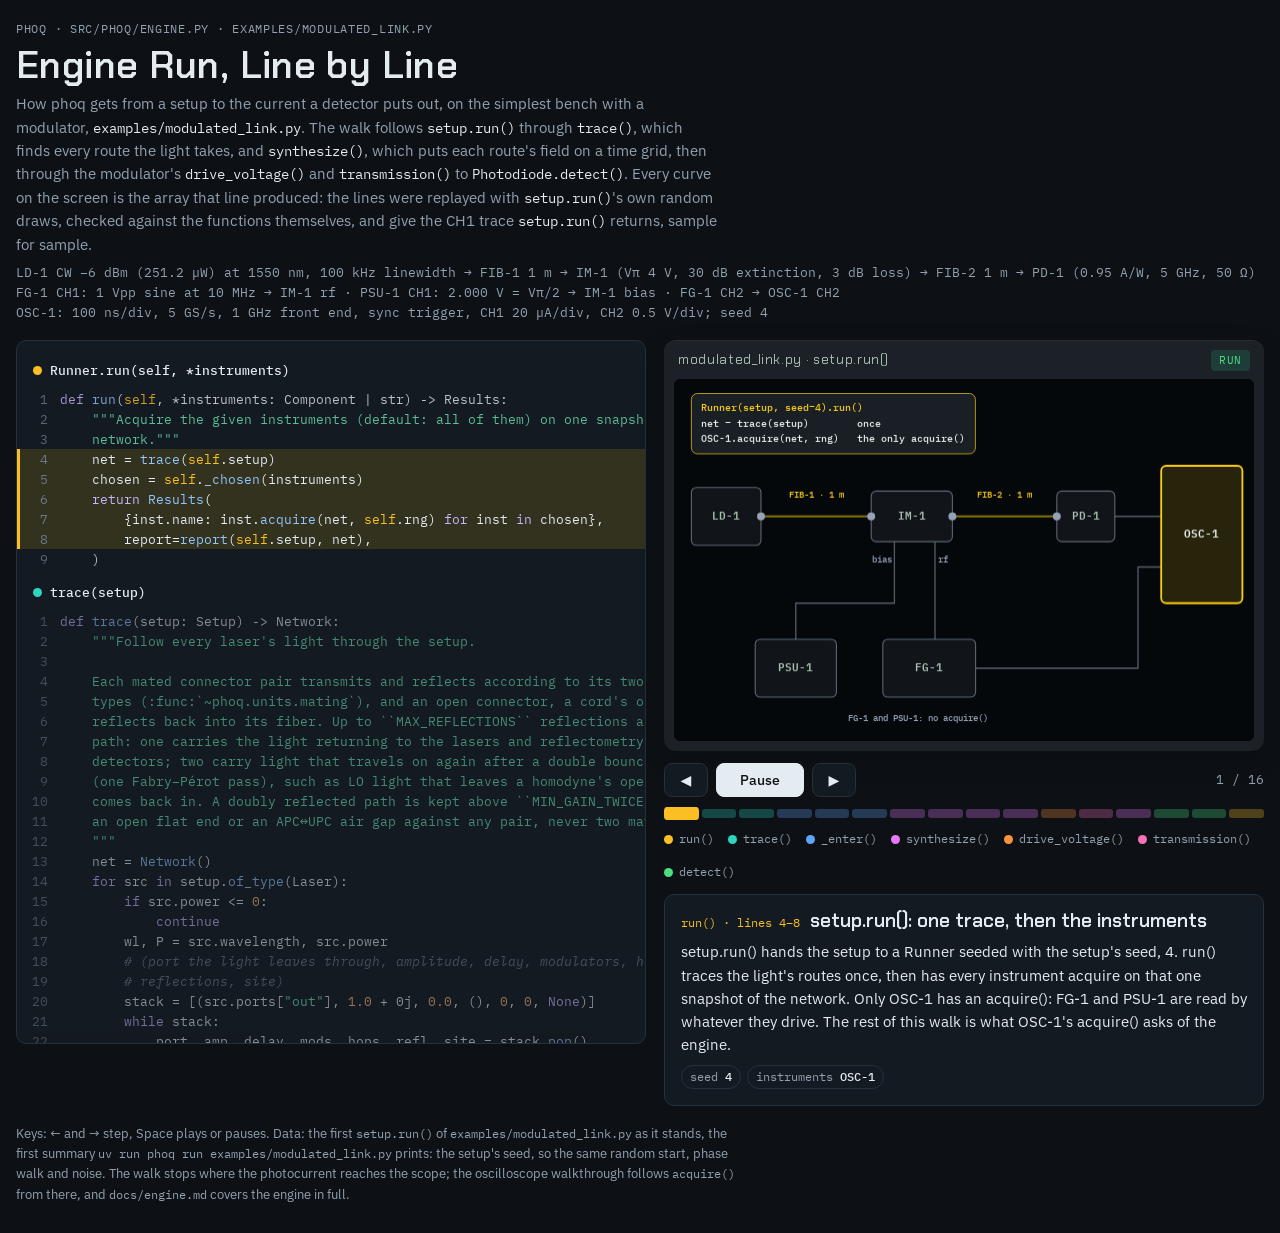
<file: src/phoq/web/walkthroughs/engine.html>
<!doctype html>
<html lang="en">
<head>
<meta charset="utf-8">
<meta name="viewport" content="width=device-width, initial-scale=1, viewport-fit=cover">
<title>Engine Run, Line by Line</title>
<link rel="preconnect" href="https://fonts.googleapis.com">
<link rel="preconnect" href="https://fonts.gstatic.com" crossorigin>
<link rel="stylesheet" href="https://fonts.googleapis.com/css2?family=Chakra+Petch:wght@500;600&family=IBM+Plex+Mono:wght@400;500&family=IBM+Plex+Sans:wght@400;500;600&display=swap">
<style>
/* Layout: source listing on the left, the screen and the step's story on the right; one
   column on phones, screen first. Dark theme only, like an instrument's screen. */
:root {
  --bg: #0d1116;
  --panel: #141a21;
  --fg: #e4ebf1;
  --muted: #93a1af;
  --line: #26303b;
  --accent: #facc15;
  --hl: rgba(250, 204, 21, 0.13);
  --m-run: #fbbf24;
  --m-trace: #2dd4bf;
  --m-enter: #60a5fa;
  --m-synth: #e879f9;
  --m-volts: #fb923c;
  --m-trans: #f472b6;
  --m-detect: #4ade80;
  --tok-kw: #c4b5fd;
  --tok-str: #6ee7b7;
  --tok-num: #fdba74;
  --tok-com: #6b7a89;
  --tok-fn: #93c5fd;
  --scr-bg: #05080a;
  --scr-bezel: #1b2127;
  --scr-grid: rgba(134, 178, 150, 0.15);
  --scr-axis: rgba(134, 178, 150, 0.45);
  --scr-text: #a9bdb0;
  --scr-strong: #e8efe9;
  --scr-trace: #facc15;
  --scr-2: #22d3ee;
  --scr-3: #f472b6;
  --scr-4: #94a3b8;
  --scr-5: #4ade80;
  --scr-light: #ff5cc0;
  --font-display: "Chakra Petch", "Rajdhani", "Segoe UI", system-ui, sans-serif;
  --font-body: "IBM Plex Sans", "Segoe UI", system-ui, -apple-system, sans-serif;
  --font-mono: "IBM Plex Mono", ui-monospace, "SFMono-Regular", Menlo, Consolas, monospace;
  color-scheme: dark;
}
* { box-sizing: border-box; }
body {
  background: var(--bg); color: var(--fg); font-family: var(--font-body); font-size: 15px; line-height: 1.55;
  padding-left: max(16px, env(safe-area-inset-left, 0px));
  padding-right: max(16px, env(safe-area-inset-right, 0px));
  padding-block: 20px 28px;
}
.wrap { max-width: 1440px; margin: 0 auto; display: grid; grid-template-columns: minmax(0, 1fr); gap: 18px; }
header.top { display: grid; grid-template-columns: minmax(0, 1fr); gap: 6px; }
.eyebrow { font-family: var(--font-mono); font-size: 12px; letter-spacing: .06em; color: var(--muted); text-transform: uppercase; }
h1 { font-family: var(--font-display); font-weight: 600; font-size: clamp(26px, 3.4vw, 38px); line-height: 1.1; margin: 0; text-wrap: balance; letter-spacing: .01em; }
.lede { margin: 0; max-width: 78ch; color: var(--muted); }
.lede code { font-family: var(--font-mono); font-size: .92em; color: var(--fg); }
.bench { font-family: var(--font-mono); font-size: 12.5px; color: var(--muted); margin: 0; max-width: 100%; overflow-x: auto; }

.main { display: grid; grid-template-columns: minmax(0, 1.05fr) minmax(0, 1fr); gap: 18px; align-items: start; }
@media (max-width: 900px) { .main { grid-template-columns: minmax(0, 1fr); } .right { order: -1; } }

.code { background: var(--panel); border: 1px solid var(--line); border-radius: 10px; min-width: 0; overflow: hidden; }
.code-scroll { position: relative; max-height: min(78vh, 860px); overflow: auto; padding: 6px 0 14px; scroll-behavior: smooth; }
@media (max-width: 900px) { .code-scroll { max-height: 46vh; } }
.method { padding-top: 10px; }
.method h2 { margin: 0 0 4px; padding: 4px 16px; font-family: var(--font-mono); font-weight: 500; font-size: 13px; display: flex; align-items: center; gap: 8px; color: var(--muted); }
.method h2 .dot { width: 9px; height: 9px; border-radius: 50%; background: var(--mc); flex: none; }
.method h2 b { color: var(--fg); font-weight: 500; }
[data-m="run"] { --mc: var(--m-run); }
[data-m="trace"] { --mc: var(--m-trace); }
[data-m="_enter"] { --mc: var(--m-enter); }
[data-m="synthesize"] { --mc: var(--m-synth); }
[data-m="drive_voltage"] { --mc: var(--m-volts); }
[data-m="transmission"] { --mc: var(--m-trans); }
[data-m="detect"] { --mc: var(--m-detect); }
pre { margin: 0; font-family: var(--font-mono); font-size: 12.5px; line-height: 1.6; width: max-content; min-width: 100%; }
.ln { display: grid; grid-template-columns: 3.2em auto; padding-right: 14px; border-left: 3px solid transparent; transition: background .35s ease, border-color .35s ease, opacity .35s ease; }
.ln .no { color: var(--tok-com); text-align: right; padding-right: 1em; user-select: none; }
.ln .tx { white-space: pre; }
.code.active .ln { opacity: .55; }
.code.active .method.cur .ln { opacity: .8; }
.code.active .ln.on, .code.active .method.cur .ln.on { opacity: 1; background: var(--hl); border-left-color: var(--mc); }
.k { color: var(--tok-kw); } .s { color: var(--tok-str); } .n { color: var(--tok-num); } .c { color: var(--tok-com); font-style: italic; } .f { color: var(--tok-fn); } .sf { color: var(--m-run); }

.right { display: grid; gap: 12px; min-width: 0; }
.instrument { background: var(--scr-bezel); border-radius: 12px; padding: 10px; box-shadow: 0 1px 0 rgba(255,255,255,.05) inset, 0 8px 24px rgba(0,0,0,.18); }
.instrument .bar { display: flex; justify-content: space-between; align-items: center; gap: 10px; padding: 0 4px 8px; font-family: var(--font-display); color: var(--scr-text); font-size: 13px; letter-spacing: .05em; }
.instrument .bar .run { font-family: var(--font-mono); font-size: 11px; padding: 2px 8px; border-radius: 4px; background: rgba(52, 211, 153, .15); color: var(--scr-5); }
canvas { display: block; width: 100%; aspect-ratio: 16 / 10; max-width: 100%; background: var(--scr-bg); border-radius: 6px; }

.caption { background: var(--panel); border: 1px solid var(--line); border-radius: 10px; padding: 14px 16px 16px; display: grid; gap: 8px; min-height: 9.5em; }
.cap-head { display: flex; align-items: baseline; gap: 10px; flex-wrap: wrap; }
.cap-head .where { font-family: var(--font-mono); font-size: 12px; color: var(--mc, var(--muted)); }
.cap-head h3 { margin: 0; font-family: var(--font-display); font-weight: 600; font-size: 19px; line-height: 1.25; text-wrap: balance; }
.caption p { margin: 0; max-width: 68ch; }
.chips { display: flex; flex-wrap: wrap; gap: 6px; }
.chip { font-family: var(--font-mono); font-size: 12px; padding: 2px 8px; border-radius: 999px; border: 1px solid var(--line); color: var(--muted); font-variant-numeric: tabular-nums; }
.chip b { color: var(--fg); font-weight: 500; }

.controls { display: flex; align-items: center; gap: 8px; flex-wrap: wrap; }
.controls button { font: 500 14px var(--font-body); color: var(--fg); background: var(--panel); border: 1px solid var(--line); border-radius: 8px; padding: 7px 14px; cursor: pointer; min-width: 44px; }
.controls button:hover { border-color: var(--accent); }
.controls button:focus-visible, .seg:focus-visible { outline: 2px solid var(--accent); outline-offset: 2px; }
.controls button.primary { background: var(--fg); color: var(--bg); border-color: var(--fg); min-width: 88px; }
.counter { font-family: var(--font-mono); font-size: 13px; color: var(--muted); font-variant-numeric: tabular-nums; margin-left: auto; }
.track { display: flex; gap: 3px; width: 100%; }
.seg { flex: 1 1 0; height: 9px; border-radius: 3px; background: var(--mc); opacity: .28; border: 0; padding: 0; cursor: pointer; transition: opacity .25s, transform .25s; }
.seg.done { opacity: .6; } .seg.cur { opacity: 1; transform: scaleY(1.45); }
.legend { display: flex; flex-wrap: wrap; gap: 14px; font-family: var(--font-mono); font-size: 12px; color: var(--muted); }
.legend span { display: inline-flex; align-items: center; gap: 6px; }
.legend i { width: 9px; height: 9px; border-radius: 50%; display: inline-block; background: var(--mc); }
footer { color: var(--muted); font-size: 13px; max-width: 90ch; }
footer code { font-family: var(--font-mono); font-size: .92em; }
@media (prefers-reduced-motion: reduce) { .ln, .seg { transition: none; } .code-scroll { scroll-behavior: auto; } }
body { margin: 0; }
</style>
</head>
<body>

<div class="wrap">
  <header class="top">
    <div class="eyebrow">phoq · src/phoq/engine.py · examples/modulated_link.py</div>
    <h1>Engine Run, Line by Line</h1>
    <p class="lede">How phoq gets from a setup to the current a detector puts out, on the simplest bench with a modulator, <code>examples/modulated_link.py</code>. The walk follows <code>setup.run()</code> through <code>trace()</code>, which finds every route the light takes, and <code>synthesize()</code>, which puts each route's field on a time grid, then through the modulator's <code>drive_voltage()</code> and <code>transmission()</code> to <code>Photodiode.detect()</code>. Every curve on the screen is the array that line produced: the lines were replayed with <code>setup.run()</code>'s own random draws, checked against the functions themselves, and give the CH1 trace <code>setup.run()</code> returns, sample for sample.</p>
    <pre class="bench" id="bench"></pre>
  </header>

  <div class="main">
    <div class="code" id="code" aria-label="Source code of the functions setup.run() goes through"><div class="code-scroll" id="codeScroll"></div></div>

    <div class="right">
      <div class="instrument">
        <div class="bar"><span>modulated_link.py · setup.run()</span><span class="run" id="scrState">RUN</span></div>
        <canvas id="scr" width="960" height="600" role="img" aria-label="Screen showing the effect of the highlighted lines"></canvas>
      </div>
      <div class="controls">
        <button id="prev" type="button" aria-label="Previous step">◀</button>
        <button id="play" type="button" class="primary">Pause</button>
        <button id="next" type="button" aria-label="Next step">▶</button>
        <span class="counter" id="counter">1 / 1</span>
      </div>
      <div class="track" id="track" role="tablist" aria-label="Steps"></div>
      <div class="legend">
        <span data-m="run"><i></i>run()</span>
        <span data-m="trace"><i></i>trace()</span>
        <span data-m="_enter"><i></i>_enter()</span>
        <span data-m="synthesize"><i></i>synthesize()</span>
        <span data-m="drive_voltage"><i></i>drive_voltage()</span>
        <span data-m="transmission"><i></i>transmission()</span>
        <span data-m="detect"><i></i>detect()</span>
      </div>
      <div class="caption" id="caption" aria-live="polite">
        <div class="cap-head"><span class="where" id="capWhere"></span><h3 id="capTitle"></h3></div>
        <p id="capBody"></p>
        <div class="chips" id="capChips"></div>
      </div>
    </div>
  </div>
  <footer>Keys: ← and → step, Space plays or pauses. Data: the first <code>setup.run()</code> of <code>examples/modulated_link.py</code> as it stands, the first summary <code>uv run phoq run examples/modulated_link.py</code> prints: the setup's seed, so the same random start, phase walk and noise. The walk stops where the photocurrent reaches the scope; the oscilloscope walkthrough follows <code>acquire()</code> from there, and <code>docs/engine.md</code> covers the engine in full.</footer>
</div>

<script id="data" type="application/json">{"lines":{"run":[3,7],"stack":[12,28],"mating":[67,88],"scatter":[23,27],"path":[12,17],"returned":[18,22],"grid":[16,22],"emit":[25,27],"field":[28,32],"factor":[34,36],"volts":[2,9],"cosine":[3,4],"acc":[37,39],"current":[8,10],"noise":[14,27],"acquire":[6,6]},"nums":{"seed":4,"power":0.000251188643150958,"power_dbm":-6.0,"wavelength":1.55e-06,"linewidth":100000.0,"t_mate":0.933254300796991,"r_back":1e-05,"cord_delay":4.897388045699268e-09,"cord_t":0.9999562518402118,"im_amp":0.7079457843841379,"il_db":3.0,"path_delay":9.794776091398537e-09,"path_gain":0.38015613187528613,"path_amp":0.616568026964816,"mod_at":4.897388045699268e-09,"n_paths":1,"n_calls":20,"max_hops":40,"min_gain":1e-18,"min_twice":1e-09,"returned":[["LD-1.out (FC/UPC) \u2194 FIB-1.a (FC/UPC)",2.5118864315095803e-09],["FIB-2.b (FC/UPC) \u2194 PD-1.inp (FC/UPC)",4.167964391836818e-10],["IM-1.p2 (FC/UPC) \u2194 FIB-2.a (FC/UPC)",4.785882148671722e-10],["FIB-1.b (FC/UPC) \u2194 IM-1.p1 (FC/UPC)",2.1875702070465074e-09]],"returned_total":5.5948412926069414e-09,"port_power":{"LD-1.out":5.5948412926069414e-09,"FIB-1.a":0.00023442288156502665,"FIB-1.b":3.303590176832877e-09,"IM-1.p1":0.00021876659135072578,"IM-1.p2":2.0512974812397474e-09,"FIB-2.a":0.00010232482251977334,"FIB-2.b":1.0232034598685633e-09,"PD-1.inp":9.549090295126978e-05},"gens":["FG-1","PSU-1"],"fs":5000000000.0,"n":5000,"dt":1.9999999999999998e-10,"k":2,"dts":9.999999999999999e-11,"warm":10,"nsim":10010,"t0":0.0009429561055723677,"timebase":1e-07,"scope_bw":1000000000.0,"envelope":0.015848931924611134,"phase_span":1.8488946516423748,"phase_rms":0.7926654595212022,"v_pi":4.0,"contrast":0.998001998001998,"extinction_db":30.0,"phi0":0.0,"bias":2.0,"rf_vpp":1.0,"rf_freq":10000000.0,"v_min":1.5000015168902636,"v_max":2.499998483109737,"t_min":0.3090411341871141,"t_max":0.6909588658128858,"p_min":2.9510616952612066e-05,"p_max":6.598028599865771e-05,"p_mean":4.774545147563461e-05,"resp":0.95,"dark":1e-09,"i_min":2.803608610498146e-05,"i_max":6.268227169872483e-05,"i_mean":4.535917890185288e-05,"shot":1.4534683314794893e-23,"thermal":3.3135576e-22,"load":50.0,"temperature":300.0,"saturation":0.005,"pd_bw":5000000000.0,"alpha":0.9567860817362277,"rms_before":1.3189112918616627e-06,"rms_after":1.2639059772325657e-06,"ch1_mean":4.536857449039128e-05,"ch1_amp":1.7435367350473792e-05,"ch1_fit_mean":4.535917890960681e-05,"ch2_amp":0.49998086568515854,"lag":9.749292626397941e-09,"pole_delay":4.516570536368416e-12,"ch1_scale":2e-05,"ch2_scale":0.5,"triggered":false,"every":10,"zoom":[2000,2200]},"route":[{"port":"FIB-1.a","w":0.0002344228815319922,"delay":0.0,"mods":[]},{"port":"IM-1.p1","w":0.00021876659134044494,"delay":4.897388045699268e-09,"mods":[]},{"port":"FIB-2.a","w":0.00010232482250954175,"delay":4.897388045699268e-09,"mods":[["IM-1",4.897388045699268e-09]]},{"port":"PD-1.inp","w":9.549090295126978e-05,"delay":9.794776091398537e-09,"mods":[["IM-1",4.897388045699268e-09]]}],"phase":[0.0,-0.005557,-0.01905,-0.05323,-0.03708,-0.04968,-0.02703,-0.03183,-0.05044,-0.07651,-0.04996,-0.02838,-0.02528,0.04939,0.04093,0.04344,0.03626,0.03853,0.076,0.06184,0.08082,0.04232,0.1074,0.07483,0.08969,0.1345,0.1695,0.1714,0.2018,0.2195,0.2196,0.2294,0.2013,0.2107,0.2057,0.2405,0.2395,0.2154,0.164,0.1237,0.08532,0.09249,0.0827,0.08228,0.06424,0.003417,-0.03375,-0.008146,0.005553,0.02048,-0.005766,0.01874,0.06499,0.04537,0.02485,0.02171,0.007895,0.01807,0.02784,0.04678,0.07687,0.07291,0.06521,0.05498,0.03486,0.02152,0.03106,0.01131,0.00215,0.01899,-0.0108,0.02043,0.01837,0.01334,0.01631,-0.003319,0.005114,-0.00508,0.02435,0.004757,-0.00702,-0.02766,-0.02079,0.001683,-0.01197,0.02908,0.01172,-0.004171,-0.02964,-0.06637,-0.08538,-0.09072,-0.07398,-0.09149,-0.06872,-0.08056,-0.05653,-0.06599,-0.06053,-0.0687,-0.09236,-0.0613,-0.07088,-0.1111,-0.1387,-0.1281,-0.1106,-0.07689,-0.06468,-0.07688,-0.1268,-0.1182,-0.09613,-0.06297,-0.02045,-0.05765,-0.09137,-0.07107,-0.0339,-0.06555,-0.1022,-0.07731,-0.1004,-0.1127,-0.08987,-0.05079,-0.05256,-0.03192,-0.008503,-0.009629,-0.0369,-0.03388,-0.02273,-0.01987,-0.02127,-0.05044,-0.04611,-0.07551,-0.09478,-0.09234,-0.08684,-0.05815,-0.04239,-0.03633,0.0006995,0.001645,0.002624,-0.02402,0.0177,0.03406,0.06853,0.07125,0.08121,0.09435,0.07078,0.08147,0.1256,0.1196,0.1267,0.1386,0.1583,0.1677,0.1641,0.2035,0.2087,0.2331,0.2138,0.2162,0.1959,0.2225,0.2372,0.2498,0.2484,0.2343,0.2345,0.2122,0.2484,0.2422,0.2513,0.2306,0.2302,0.2125,0.2133,0.2357,0.2222,0.166,0.1908,0.1725,0.1549,0.1509,0.1612,0.1428,0.1437,0.1115,0.1319,0.1333,0.112,0.1006,0.09043,0.08486,0.0938,0.06841,0.02024,0.05353,0.05924,0.01019,-0.06131,-0.0378,-0.04413,-0.07892,-0.07648,-0.03627,-0.04956,-0.09462,-0.09966,-0.09867,-0.09531,-0.0575,-0.04175,-0.0338,-0.01865,-0.01504,-0.01583,0.02185,-0.004613,-0.01644,-0.02691,0.0001225,-0.02137,-0.02615,-0.03048,-0.0317,-0.03465,-0.06989,-0.05792,-0.03905,0.01111,0.01706,-0.005945,-0.03401,0.01884,0.01946,0.02844,0.01606,0.05857,0.03822,0.007087,0.016,0.01075,0.02223,0.07165,0.002532,0.005157,0.03235,0.03011,0.008934,0.004663,-0.006447,-0.02964,-0.03119,-0.03959,0.01343,0.02302,0.04705,0.02591,0.03817,0.01102,0.03106,0.02726,0.00854,-0.01327,-0.0341,-0.03455,-0.04994,-0.05009,-0.04766,-0.006994,0.0118,0.01983,0.01036,0.03426,0.00738,-0.03328,-0.045,-0.01963,0.0287,0.02535,0.03186,0.06258,0.07531,0.09295,0.07767,0.0555,0.08194,0.07925,0.02577,0.02847,0.006793,0.02535,0.05873,0.05571,0.0348,0.04181,0.02449,-0.00543,0.003973,0.04344,0.06915,0.06737,0.05174,0.001561,-0.02714,-0.011,0.008463,0.007727,0.02967,0.009001,-0.0333,-0.07449,-0.08498,-0.07175,-0.07583,-0.0612,-0.04141,-0.03999,-0.04497,-0.05674,-0.04797,-0.04686,-0.06089,-0.05596,-0.05938,-0.05735,-0.05299,-0.09215,-0.07787,-0.06635,-0.05829,-0.07335,-0.09356,-0.0361,-0.04668,-0.03243,-0.0672,-0.09479,-0.06011,-0.03809,-0.01515,-0.01263,0.02035,0.02538,0.03479,-0.02995,-0.02751,0.0137,-0.004053,-0.0116,-0.004625,0.01549,0.04109,-0.008598,0.001135,-0.02001,0.006327,0.01395,0.03112,0.005719,0.01384,-0.06431,-0.1084,-0.1153,-0.1204,-0.1252,-0.1678,-0.1348,-0.07526,-0.03828,-0.04401,-0.05361,-0.06931,-0.08125,-0.06695,-0.1092,-0.1179,-0.112,-0.1018,-0.08698,-0.07734,-0.08052,-0.1147,-0.1294,-0.09567,-0.05785,-0.04943,-0.04589,-0.004455,0.02485,0.07848,0.0793,0.1027,0.1055,0.09516,0.07776,0.06041,0.09128,0.1161,0.1485,0.1987,0.1864,0.2006,0.203,0.188,0.1903,0.1916,0.2,0.1679,0.1605,0.1759,0.1674,0.1461,0.1601,0.1738,0.1857,0.1721,0.2229,0.2574,0.27,0.2892,0.3115,0.2993,0.3111,0.3323,0.3042,0.2883,0.3103,0.3464,0.3431,0.3696,0.4043,0.3985,0.4211,0.4046,0.3688,0.3709,0.3602,0.3784,0.358,0.3642,0.3589,0.3582,0.385,0.3794,0.3484,0.3408,0.3685,0.3671,0.4176,0.4255,0.4871,0.48,0.4323,0.4128,0.3946,0.4141,0.4562,0.4819,0.4708,0.4741,0.5342,0.5279,0.4955,0.5242,0.5072,0.5395,0.5182,0.4816,0.5028,0.5214,0.5007,0.4857,0.5093,0.5059,0.514,0.5293,0.572,0.5549,0.5888,0.5306,0.5407,0.5172,0.5157,0.561,0.5736,0.5691,0.5709,0.5666,0.55,0.5319,0.5336,0.4973,0.4889,0.4774,0.4507,0.485,0.4808,0.4712,0.4806,0.4917,0.5287,0.5521,0.5556,0.5601,0.5598,0.5755,0.565,0.581,0.5838,0.5717,0.5692,0.5949,0.5797,0.5586,0.557,0.5554,0.5505,0.5764,0.5532,0.5733,0.5722,0.58,0.5776,0.5596,0.5524,0.5658,0.571,0.5208,0.5404,0.5343,0.528,0.4632,0.3978,0.4039,0.413,0.3993,0.3869,0.3776,0.3668,0.371,0.3798,0.3745,0.4187,0.4329,0.4271,0.4456,0.4852,0.4935,0.5068,0.5289,0.5458,0.5461,0.5614,0.5557,0.5508,0.5795,0.6018,0.6574,0.6559,0.6901,0.6766,0.6884,0.6488,0.6384,0.6235,0.597,0.6503,0.6673,0.637,0.6616,0.6608,0.6491,0.6331,0.6334,0.6179,0.642,0.6462,0.6827,0.6779,0.6986,0.6852,0.7248,0.7294,0.732,0.725,0.7326,0.7049,0.7035,0.7186,0.7624,0.7677,0.7694,0.7463,0.7281,0.6819,0.7008,0.6823,0.7255,0.728,0.7355,0.7461,0.7469,0.7698,0.8132,0.8124,0.8102,0.8144,0.8876,0.8743,0.883,0.8567,0.8636,0.9088,0.9241,0.8814,0.9138,0.9036,0.9172,0.9538,0.95,0.912,0.8858,0.8617,0.8462,0.8461,0.8365,0.7908,0.7377,0.7198,0.7806,0.7805,0.751,0.7294,0.7061,0.6825,0.6806,0.717,0.709,0.694,0.6879,0.6932,0.669,0.6619,0.6889,0.655,0.6481,0.6335,0.6527,0.653,0.6363,0.6468,0.6327,0.6147,0.6048,0.6191,0.5762,0.5681,0.5786,0.6169,0.5893,0.6167,0.5867,0.5392,0.5573,0.5562,0.5618,0.5437,0.5549,0.5272,0.5698,0.5531,0.5611,0.537,0.5274,0.5495,0.5529,0.5765,0.5842,0.5735,0.5763,0.5881,0.586,0.591,0.5618,0.5774,0.6034,0.6028,0.6539,0.6516,0.6275,0.6284,0.6522,0.706,0.7639,0.7608,0.773,0.7546,0.7527,0.7416,0.7285,0.7456,0.7478,0.715,0.7229,0.7146,0.6994,0.7128,0.7269,0.672,0.6825,0.6725,0.685,0.6935,0.7121,0.7006,0.7874,0.8035,0.8344,0.866,0.8698,0.8499,0.8429,0.8299,0.8247,0.7683,0.8269,0.7927,0.7887,0.7979,0.8454,0.8466,0.8728,0.8905,0.851,0.84,0.855,0.8635,0.8649,0.8999,0.927,0.9431,0.9361,0.9209,0.913,0.9035,0.8747,0.8991,0.8645,0.8988,0.8863,0.9125,0.8674,0.9035,0.8951,0.9265,0.9196,0.9292,0.9477,0.9266,0.9692,0.9456,0.9342,0.9446,0.9429,0.9489,0.9662,1.014,1.024,1.01,1.016,0.9977,1.001,1.013,1.018,1.032,1.071,1.03,1.032,1.01,1.016,1.047,1.124,1.159,1.165,1.137,1.17,1.176,1.189,1.24,1.244,1.276,1.292,1.277,1.334,1.354,1.315,1.306,1.332,1.329,1.348,1.379,1.345,1.396,1.423,1.433,1.408,1.37,1.385,1.319,1.312,1.305,1.328,1.317,1.317,1.325,1.318,1.316,1.324,1.31,1.321,1.304,1.309,1.315,1.342,1.292,1.308,1.323,1.317,1.338,1.35,1.351,1.393,1.375,1.381,1.396,1.405,1.365,1.342,1.401,1.402,1.439,1.428,1.447,1.439,1.463,1.461,1.503,1.514,1.528,1.513,1.527,1.548,1.553,1.578,1.565,1.609,1.595,1.623,1.625,1.628,1.57,1.579,1.577,1.596,1.621,1.62,1.632,1.625,1.636,1.629,1.627,1.593,1.624,1.641,1.613,1.622,1.612,1.608,1.592,1.575,1.553,1.51,1.513,1.472,1.468,1.474,1.481,1.494,1.51,1.497,1.534,1.549,1.555,1.585,1.604,1.607,1.654,1.663,1.651,1.606,1.606,1.561,1.528,1.548,1.547,1.604,1.54,1.526,1.487,1.486,1.482,1.53,1.535,1.526,1.489,1.519,1.535,1.522,1.546,1.508,1.53,1.505,1.551,1.567,1.554,1.56,1.566,1.5,1.53,1.559,1.576,1.608,1.583,1.578,1.575,1.563,1.51,1.51,1.536,1.502,1.491,1.464,1.461,1.432,1.447,1.448,1.437,1.436,1.442,1.458,1.46,1.454,1.435,1.395,1.342,1.316,1.293,1.297,1.312,1.312,1.302,1.319,1.267,1.263,1.257,1.242,1.28,1.303,1.311,1.271,1.317,1.337,1.336,1.31,1.312,1.319,1.342,1.349,1.353,1.334,1.326,1.3,1.32,1.287,1.28,1.265,1.287,1.297,1.287,1.271,1.233,1.28,1.264],"volts":[2.1437,2.1133,2.0825,2.0514,2.0201,1.9887,1.9573,1.9261,1.8952,1.8647,1.8348,1.8054,1.7769,1.7493,1.7226,1.697,1.6726,1.6496,1.6279,1.6076,1.5889,1.5719,1.5565,1.5429,1.5311,1.5211,1.513,1.5069,1.5026,1.5004,1.5001,1.5018,1.5055,1.5111,1.5187,1.5281,1.5394,1.5525,1.5674,1.584,1.6023,1.6221,1.6434,1.6661,1.6901,1.7154,1.7417,1.7691,1.7974,1.8265,1.8563,1.8867,1.9175,1.9486,1.9799,2.0113,2.0427,2.0739,2.1048,2.1353,2.1652,2.1946,2.2231,2.2507,2.2774,2.303,2.3274,2.3504,2.3721,2.3924,2.4111,2.4281,2.4435,2.4571,2.4689,2.4789,2.487,2.4931,2.4974,2.4996,2.4999,2.4982,2.4945,2.4889,2.4813,2.4719,2.4606,2.4475,2.4326,2.416,2.3977,2.3779,2.3566,2.3339,2.3099,2.2846,2.2583,2.2309,2.2026,2.1735,2.1437,2.1133,2.0825,2.0514,2.0201,1.9887,1.9573,1.9261,1.8952,1.8647,1.8348,1.8054,1.7769,1.7493,1.7226,1.697,1.6726,1.6496,1.6279,1.6076,1.5889,1.5719,1.5565,1.5429,1.5311,1.5211,1.513,1.5069,1.5026,1.5004,1.5001,1.5018,1.5055,1.5111,1.5187,1.5281,1.5394,1.5525,1.5674,1.584,1.6023,1.6221,1.6434,1.6661,1.6901,1.7154,1.7417,1.7691,1.7974,1.8265,1.8563,1.8867,1.9175,1.9486,1.9799,2.0113,2.0427,2.0739,2.1048,2.1353,2.1652,2.1946,2.2231,2.2507,2.2774,2.303,2.3274,2.3504,2.3721,2.3924,2.4111,2.4281,2.4435,2.4571,2.4689,2.4789,2.487,2.4931,2.4974,2.4996,2.4999,2.4982,2.4945,2.4889,2.4813,2.4719,2.4606,2.4475,2.4326,2.416,2.3977,2.3779,2.3566,2.3339,2.3099,2.2846,2.2583,2.2309,2.2026,2.1735,2.1437,2.1133,2.0825,2.0514,2.0201,1.9887,1.9573,1.9261,1.8952,1.8647,1.8348,1.8054,1.7769,1.7493,1.7226,1.697,1.6726,1.6496,1.6279,1.6076,1.5889,1.5719,1.5565,1.5429,1.5311,1.5211,1.513,1.5069,1.5026,1.5004,1.5001,1.5018,1.5055,1.5111,1.5187,1.5281,1.5394,1.5525,1.5674,1.584,1.6023,1.6221,1.6434,1.6661,1.6901,1.7154,1.7417,1.7691,1.7974,1.8265,1.8563,1.8867,1.9175,1.9486,1.9799,2.0113,2.0427,2.0739,2.1048,2.1353,2.1652,2.1946,2.2231,2.2507,2.2774,2.303,2.3274,2.3504,2.3721,2.3924,2.4111,2.4281,2.4435,2.4571,2.4689,2.4789,2.487,2.4931,2.4974,2.4996,2.4999,2.4982,2.4945,2.4889,2.4813,2.4719,2.4606,2.4475,2.4326,2.416,2.3977,2.3779,2.3566,2.3339,2.3099,2.2846,2.2583,2.2309,2.2026,2.1735,2.1437,2.1133,2.0825,2.0514,2.0201,1.9887,1.9573,1.9261,1.8952,1.8647,1.8348,1.8054,1.7769,1.7493,1.7226,1.697,1.6726,1.6496,1.6279,1.6076,1.5889,1.5719,1.5565,1.5429,1.5311,1.5211,1.513,1.5069,1.5026,1.5004,1.5001,1.5018,1.5055,1.5111,1.5187,1.5281,1.5394,1.5525,1.5674,1.584,1.6023,1.6221,1.6434,1.6661,1.6901,1.7154,1.7417,1.7691,1.7974,1.8265,1.8563,1.8867,1.9175,1.9486,1.9799,2.0113,2.0427,2.0739,2.1048,2.1353,2.1652,2.1946,2.2231,2.2507,2.2774,2.303,2.3274,2.3504,2.3721,2.3924,2.4111,2.4281,2.4435,2.4571,2.4689,2.4789,2.487,2.4931,2.4974,2.4996,2.4999,2.4982,2.4945,2.4889,2.4813,2.4719,2.4606,2.4475,2.4326,2.416,2.3977,2.3779,2.3566,2.3339,2.3099,2.2846,2.2583,2.2309,2.2026,2.1735,2.1437,2.1133,2.0825,2.0514,2.0201,1.9887,1.9573,1.9261,1.8952,1.8647,1.8348,1.8054,1.7769,1.7493,1.7226,1.697,1.6726,1.6496,1.6279,1.6076,1.5889,1.5719,1.5565,1.5429,1.5311,1.5211,1.513,1.5069,1.5026,1.5004,1.5001,1.5018,1.5055,1.5111,1.5187,1.5281,1.5394,1.5525,1.5674,1.584,1.6023,1.6221,1.6434,1.6661,1.6901,1.7154,1.7417,1.7691,1.7974,1.8265,1.8563,1.8867,1.9175,1.9486,1.9799,2.0113,2.0427,2.0739,2.1048,2.1353,2.1652,2.1946,2.2231,2.2507,2.2774,2.303,2.3274,2.3504,2.3721,2.3924,2.4111,2.4281,2.4435,2.4571,2.4689,2.4789,2.487,2.4931,2.4974,2.4996,2.4999,2.4982,2.4945,2.4889,2.4813,2.4719,2.4606,2.4475,2.4326,2.416,2.3977,2.3779,2.3566,2.3339,2.3099,2.2846,2.2583,2.2309,2.2026,2.1735,2.1437,2.1133,2.0825,2.0514,2.0201,1.9887,1.9573,1.9261,1.8952,1.8647,1.8348,1.8054,1.7769,1.7493,1.7226,1.697,1.6726,1.6496,1.6279,1.6076,1.5889,1.5719,1.5565,1.5429,1.5311,1.5211,1.513,1.5069,1.5026,1.5004,1.5001,1.5018,1.5055,1.5111,1.5187,1.5281,1.5394,1.5525,1.5674,1.584,1.6023,1.6221,1.6434,1.6661,1.6901,1.7154,1.7417,1.7691,1.7974,1.8265,1.8563,1.8867,1.9175,1.9486,1.9799,2.0113,2.0427,2.0739,2.1048,2.1353,2.1652,2.1946,2.2231,2.2507,2.2774,2.303,2.3274,2.3504,2.3721,2.3924,2.4111,2.4281,2.4435,2.4571,2.4689,2.4789,2.487,2.4931,2.4974,2.4996,2.4999,2.4982,2.4945,2.4889,2.4813,2.4719,2.4606,2.4475,2.4326,2.416,2.3977,2.3779,2.3566,2.3339,2.3099,2.2846,2.2583,2.2309,2.2026,2.1735,2.1437,2.1133,2.0825,2.0514,2.0201,1.9887,1.9573,1.9261,1.8952,1.8647,1.8348,1.8054,1.7769,1.7493,1.7226,1.697,1.6726,1.6496,1.6279,1.6076,1.5889,1.5719,1.5565,1.5429,1.5311,1.5211,1.513,1.5069,1.5026,1.5004,1.5001,1.5018,1.5055,1.5111,1.5187,1.5281,1.5394,1.5525,1.5674,1.584,1.6023,1.6221,1.6434,1.6661,1.6901,1.7154,1.7417,1.7691,1.7974,1.8265,1.8563,1.8867,1.9175,1.9486,1.9799,2.0113,2.0427,2.0739,2.1048,2.1353,2.1652,2.1946,2.2231,2.2507,2.2774,2.303,2.3274,2.3504,2.3721,2.3924,2.4111,2.4281,2.4435,2.4571,2.4689,2.4789,2.487,2.4931,2.4974,2.4996,2.4999,2.4982,2.4945,2.4889,2.4813,2.4719,2.4606,2.4475,2.4326,2.416,2.3977,2.3779,2.3566,2.3339,2.3099,2.2846,2.2583,2.2309,2.2026,2.1735,2.1437,2.1133,2.0825,2.0514,2.0201,1.9887,1.9573,1.9261,1.8952,1.8647,1.8348,1.8054,1.7769,1.7493,1.7226,1.697,1.6726,1.6496,1.6279,1.6076,1.5889,1.5719,1.5565,1.5429,1.5311,1.5211,1.513,1.5069,1.5026,1.5004,1.5001,1.5018,1.5055,1.5111,1.5187,1.5281,1.5394,1.5525,1.5674,1.584,1.6023,1.6221,1.6434,1.6661,1.6901,1.7154,1.7417,1.7691,1.7974,1.8265,1.8563,1.8867,1.9175,1.9486,1.9799,2.0113,2.0427,2.0739,2.1048,2.1353,2.1652,2.1946,2.2231,2.2507,2.2774,2.303,2.3274,2.3504,2.3721,2.3924,2.4111,2.4281,2.4435,2.4571,2.4689,2.4789,2.487,2.4931,2.4974,2.4996,2.4999,2.4982,2.4945,2.4889,2.4813,2.4719,2.4606,2.4475,2.4326,2.416,2.3977,2.3779,2.3566,2.3339,2.3099,2.2846,2.2583,2.2309,2.2026,2.1735,2.1437,2.1133,2.0825,2.0514,2.0201,1.9887,1.9573,1.9261,1.8952,1.8647,1.8348,1.8054,1.7769,1.7493,1.7226,1.697,1.6726,1.6496,1.6279,1.6076,1.5889,1.5719,1.5565,1.5429,1.5311,1.5211,1.513,1.5069,1.5026,1.5004,1.5001,1.5018,1.5055,1.5111,1.5187,1.5281,1.5394,1.5525,1.5674,1.584,1.6023,1.6221,1.6434,1.6661,1.6901,1.7154,1.7417,1.7691,1.7974,1.8265,1.8563,1.8867,1.9175,1.9486,1.9799,2.0113,2.0427,2.0739,2.1048,2.1353,2.1652,2.1946,2.2231,2.2507,2.2774,2.303,2.3274,2.3504,2.3721,2.3924,2.4111,2.4281,2.4435,2.4571,2.4689,2.4789,2.487,2.4931,2.4974,2.4996,2.4999,2.4982,2.4945,2.4889,2.4813,2.4719,2.4606,2.4475,2.4326,2.416,2.3977,2.3779,2.3566,2.3339,2.3099,2.2846,2.2583,2.2309,2.2026,2.1735,2.1437,2.1133,2.0825,2.0514,2.0201,1.9887,1.9573,1.9261,1.8952,1.8647,1.8348,1.8054,1.7769,1.7493,1.7226,1.697,1.6726,1.6496,1.6279,1.6076,1.5889,1.5719,1.5565,1.5429,1.5311,1.5211,1.513,1.5069,1.5026,1.5004,1.5001,1.5018,1.5055,1.5111,1.5187,1.5281,1.5394,1.5525,1.5674,1.584,1.6023,1.6221,1.6434,1.6661,1.6901,1.7154,1.7417,1.7691,1.7974,1.8265,1.8563,1.8867,1.9175,1.9486,1.9799,2.0113,2.0427,2.0739,2.1048,2.1353,2.1652,2.1946,2.2231,2.2507,2.2774,2.303,2.3274,2.3504,2.3721,2.3924,2.4111,2.4281,2.4435,2.4571,2.4689,2.4789,2.487,2.4931,2.4974,2.4996,2.4999,2.4982,2.4945,2.4889,2.4813,2.4719,2.4606,2.4475,2.4326,2.416,2.3977,2.3779,2.3566,2.3339,2.3099,2.2846,2.2583,2.2309,2.2026,2.1735,2.1437],"trans":[0.44381,0.45564,0.46768,0.47986,0.49213,0.50444,0.51673,0.52894,0.54103,0.55292,0.56458,0.57595,0.58699,0.59764,0.60786,0.61763,0.62689,0.63562,0.64378,0.65136,0.65832,0.66465,0.67032,0.67533,0.67966,0.6833,0.68624,0.68847,0.69,0.69081,0.69091,0.6903,0.68897,0.68693,0.68419,0.68074,0.6766,0.67178,0.66629,0.66014,0.65336,0.64595,0.63795,0.62937,0.62026,0.61063,0.60053,0.58999,0.57906,0.56778,0.55619,0.54436,0.53232,0.52014,0.50787,0.49556,0.48327,0.47106,0.45897,0.44708,0.43542,0.42405,0.41301,0.40236,0.39214,0.38237,0.37311,0.36438,0.35622,0.34864,0.34168,0.33535,0.32968,0.32467,0.32034,0.3167,0.31376,0.31153,0.31,0.30919,0.30909,0.3097,0.31103,0.31307,0.31581,0.31926,0.3234,0.32822,0.33371,0.33986,0.34664,0.35405,0.36205,0.37063,0.37974,0.38937,0.39947,0.41001,0.42094,0.43222,0.44381,0.45564,0.46768,0.47986,0.49213,0.50444,0.51673,0.52894,0.54103,0.55292,0.56458,0.57595,0.58699,0.59764,0.60786,0.61763,0.62689,0.63562,0.64378,0.65136,0.65832,0.66465,0.67032,0.67533,0.67966,0.6833,0.68624,0.68847,0.69,0.69081,0.69091,0.6903,0.68897,0.68693,0.68419,0.68074,0.6766,0.67178,0.66629,0.66014,0.65336,0.64595,0.63795,0.62937,0.62026,0.61063,0.60053,0.58999,0.57906,0.56778,0.55619,0.54436,0.53232,0.52014,0.50787,0.49556,0.48327,0.47106,0.45897,0.44708,0.43542,0.42405,0.41301,0.40236,0.39214,0.38237,0.37311,0.36438,0.35622,0.34864,0.34168,0.33535,0.32968,0.32467,0.32034,0.3167,0.31376,0.31153,0.31,0.30919,0.30909,0.3097,0.31103,0.31307,0.31581,0.31926,0.3234,0.32822,0.33371,0.33986,0.34664,0.35405,0.36205,0.37063,0.37974,0.38937,0.39947,0.41001,0.42094,0.43222,0.44381,0.45564,0.46768,0.47986,0.49213,0.50444,0.51673,0.52894,0.54103,0.55292,0.56458,0.57595,0.58699,0.59764,0.60786,0.61763,0.62689,0.63562,0.64378,0.65136,0.65832,0.66465,0.67032,0.67533,0.67966,0.6833,0.68624,0.68847,0.69,0.69081,0.69091,0.6903,0.68897,0.68693,0.68419,0.68074,0.6766,0.67178,0.66629,0.66014,0.65336,0.64595,0.63795,0.62937,0.62026,0.61063,0.60053,0.58999,0.57906,0.56778,0.55619,0.54436,0.53232,0.52014,0.50787,0.49556,0.48327,0.47106,0.45897,0.44708,0.43542,0.42405,0.41301,0.40236,0.39214,0.38237,0.37311,0.36438,0.35622,0.34864,0.34168,0.33535,0.32968,0.32467,0.32034,0.3167,0.31376,0.31153,0.31,0.30919,0.30909,0.3097,0.31103,0.31307,0.31581,0.31926,0.3234,0.32822,0.33371,0.33986,0.34664,0.35405,0.36205,0.37063,0.37974,0.38937,0.39947,0.41001,0.42094,0.43222,0.44381,0.45564,0.46768,0.47986,0.49213,0.50444,0.51673,0.52894,0.54103,0.55292,0.56458,0.57595,0.58699,0.59764,0.60786,0.61763,0.62689,0.63562,0.64378,0.65136,0.65832,0.66465,0.67032,0.67533,0.67966,0.6833,0.68624,0.68847,0.69,0.69081,0.69091,0.6903,0.68897,0.68693,0.68419,0.68074,0.6766,0.67178,0.66629,0.66014,0.65336,0.64595,0.63795,0.62937,0.62026,0.61063,0.60053,0.58999,0.57906,0.56778,0.55619,0.54436,0.53232,0.52014,0.50787,0.49556,0.48327,0.47106,0.45897,0.44708,0.43542,0.42405,0.41301,0.40236,0.39214,0.38237,0.37311,0.36438,0.35622,0.34864,0.34168,0.33535,0.32968,0.32467,0.32034,0.3167,0.31376,0.31153,0.31,0.30919,0.30909,0.3097,0.31103,0.31307,0.31581,0.31926,0.3234,0.32822,0.33371,0.33986,0.34664,0.35405,0.36205,0.37063,0.37974,0.38937,0.39947,0.41001,0.42094,0.43222,0.44381,0.45564,0.46768,0.47986,0.49213,0.50444,0.51673,0.52894,0.54103,0.55292,0.56458,0.57595,0.58699,0.59764,0.60786,0.61763,0.62689,0.63562,0.64378,0.65136,0.65832,0.66465,0.67032,0.67533,0.67966,0.6833,0.68624,0.68847,0.69,0.69081,0.69091,0.6903,0.68897,0.68693,0.68419,0.68074,0.6766,0.67178,0.66629,0.66014,0.65336,0.64595,0.63795,0.62937,0.62026,0.61063,0.60053,0.58999,0.57906,0.56778,0.55619,0.54436,0.53232,0.52014,0.50787,0.49556,0.48327,0.47106,0.45897,0.44708,0.43542,0.42405,0.41301,0.40236,0.39214,0.38237,0.37311,0.36438,0.35622,0.34864,0.34168,0.33535,0.32968,0.32467,0.32034,0.3167,0.31376,0.31153,0.31,0.30919,0.30909,0.3097,0.31103,0.31307,0.31581,0.31926,0.3234,0.32822,0.33371,0.33986,0.34664,0.35405,0.36205,0.37063,0.37974,0.38937,0.39947,0.41001,0.42094,0.43222,0.44381,0.45564,0.46768,0.47986,0.49213,0.50444,0.51673,0.52894,0.54103,0.55292,0.56458,0.57595,0.58699,0.59764,0.60786,0.61763,0.62689,0.63562,0.64378,0.65136,0.65832,0.66465,0.67032,0.67533,0.67966,0.6833,0.68624,0.68847,0.69,0.69081,0.69091,0.6903,0.68897,0.68693,0.68419,0.68074,0.6766,0.67178,0.66629,0.66014,0.65336,0.64595,0.63795,0.62937,0.62026,0.61063,0.60053,0.58999,0.57906,0.56778,0.55619,0.54436,0.53232,0.52014,0.50787,0.49556,0.48327,0.47106,0.45897,0.44708,0.43542,0.42405,0.41301,0.40236,0.39214,0.38237,0.37311,0.36438,0.35622,0.34864,0.34168,0.33535,0.32968,0.32467,0.32034,0.3167,0.31376,0.31153,0.31,0.30919,0.30909,0.3097,0.31103,0.31307,0.31581,0.31926,0.3234,0.32822,0.33371,0.33986,0.34664,0.35405,0.36205,0.37063,0.37974,0.38937,0.39947,0.41001,0.42094,0.43222,0.44381,0.45564,0.46768,0.47986,0.49213,0.50444,0.51673,0.52894,0.54103,0.55292,0.56458,0.57595,0.58699,0.59764,0.60786,0.61763,0.62689,0.63562,0.64378,0.65136,0.65832,0.66465,0.67032,0.67533,0.67966,0.6833,0.68624,0.68847,0.69,0.69081,0.69091,0.6903,0.68897,0.68693,0.68419,0.68074,0.6766,0.67178,0.66629,0.66014,0.65336,0.64595,0.63795,0.62937,0.62026,0.61063,0.60053,0.58999,0.57906,0.56778,0.55619,0.54436,0.53232,0.52014,0.50787,0.49556,0.48327,0.47106,0.45897,0.44708,0.43542,0.42405,0.41301,0.40236,0.39214,0.38237,0.37311,0.36438,0.35622,0.34864,0.34168,0.33535,0.32968,0.32467,0.32034,0.3167,0.31376,0.31153,0.31,0.30919,0.30909,0.3097,0.31103,0.31307,0.31581,0.31926,0.3234,0.32822,0.33371,0.33986,0.34664,0.35405,0.36205,0.37063,0.37974,0.38937,0.39947,0.41001,0.42094,0.43222,0.44381,0.45564,0.46768,0.47986,0.49213,0.50444,0.51673,0.52894,0.54103,0.55292,0.56458,0.57595,0.58699,0.59764,0.60786,0.61763,0.62689,0.63562,0.64378,0.65136,0.65832,0.66465,0.67032,0.67533,0.67966,0.6833,0.68624,0.68847,0.69,0.69081,0.69091,0.6903,0.68897,0.68693,0.68419,0.68074,0.6766,0.67178,0.66629,0.66014,0.65336,0.64595,0.63795,0.62937,0.62026,0.61063,0.60053,0.58999,0.57906,0.56778,0.55619,0.54436,0.53232,0.52014,0.50787,0.49556,0.48327,0.47106,0.45897,0.44708,0.43542,0.42405,0.41301,0.40236,0.39214,0.38237,0.37311,0.36438,0.35622,0.34864,0.34168,0.33535,0.32968,0.32467,0.32034,0.3167,0.31376,0.31153,0.31,0.30919,0.30909,0.3097,0.31103,0.31307,0.31581,0.31926,0.3234,0.32822,0.33371,0.33986,0.34664,0.35405,0.36205,0.37063,0.37974,0.38937,0.39947,0.41001,0.42094,0.43222,0.44381,0.45564,0.46768,0.47986,0.49213,0.50444,0.51673,0.52894,0.54103,0.55292,0.56458,0.57595,0.58699,0.59764,0.60786,0.61763,0.62689,0.63562,0.64378,0.65136,0.65832,0.66465,0.67032,0.67533,0.67966,0.6833,0.68624,0.68847,0.69,0.69081,0.69091,0.6903,0.68897,0.68693,0.68419,0.68074,0.6766,0.67178,0.66629,0.66014,0.65336,0.64595,0.63795,0.62937,0.62026,0.61063,0.60053,0.58999,0.57906,0.56778,0.55619,0.54436,0.53232,0.52014,0.50787,0.49556,0.48327,0.47106,0.45897,0.44708,0.43542,0.42405,0.41301,0.40236,0.39214,0.38237,0.37311,0.36438,0.35622,0.34864,0.34168,0.33535,0.32968,0.32467,0.32034,0.3167,0.31376,0.31153,0.31,0.30919,0.30909,0.3097,0.31103,0.31307,0.31581,0.31926,0.3234,0.32822,0.33371,0.33986,0.34664,0.35405,0.36205,0.37063,0.37974,0.38937,0.39947,0.41001,0.42094,0.43222,0.44381,0.45564,0.46768,0.47986,0.49213,0.50444,0.51673,0.52894,0.54103,0.55292,0.56458,0.57595,0.58699,0.59764,0.60786,0.61763,0.62689,0.63562,0.64378,0.65136,0.65832,0.66465,0.67032,0.67533,0.67966,0.6833,0.68624,0.68847,0.69,0.69081,0.69091,0.6903,0.68897,0.68693,0.68419,0.68074,0.6766,0.67178,0.66629,0.66014,0.65336,0.64595,0.63795,0.62937,0.62026,0.61063,0.60053,0.58999,0.57906,0.56778,0.55619,0.54436,0.53232,0.52014,0.50787,0.49556,0.48327,0.47106,0.45897,0.44708,0.43542,0.42405,0.41301,0.40236,0.39214,0.38237,0.37311,0.36438,0.35622,0.34864,0.34168,0.33535,0.32968,0.32467,0.32034,0.3167,0.31376,0.31153,0.31,0.30919,0.30909,0.3097,0.31103,0.31307,0.31581,0.31926,0.3234,0.32822,0.33371,0.33986,0.34664,0.35405,0.36205,0.37063,0.37974,0.38937,0.39947,0.41001,0.42094,0.43222,0.44381],"p_uW":[42.379,43.51,44.659,45.822,46.994,48.17,49.343,50.509,51.663,52.799,53.912,54.998,56.052,57.069,58.046,58.978,59.862,60.696,61.475,62.199,62.863,63.468,64.01,64.488,64.901,65.249,65.529,65.743,65.889,65.966,65.976,65.917,65.79,65.596,65.334,65.005,64.609,64.149,63.625,63.038,62.39,61.683,60.918,60.1,59.229,58.31,57.345,56.339,55.295,54.218,53.112,51.981,50.832,49.669,48.497,47.321,46.148,44.982,43.828,42.692,41.579,40.493,39.439,38.422,37.445,36.513,35.629,34.795,34.016,33.292,32.627,32.023,31.481,31.003,30.59,30.242,29.961,29.748,29.602,29.525,29.515,29.574,29.701,29.895,30.157,30.486,30.881,31.342,31.866,32.453,33.101,33.808,34.573,35.391,36.262,37.181,38.146,39.152,40.196,41.273,42.379,43.51,44.659,45.822,46.994,48.17,49.343,50.509,51.663,52.799,53.912,54.998,56.052,57.069,58.046,58.978,59.862,60.696,61.475,62.199,62.863,63.468,64.01,64.488,64.901,65.249,65.529,65.743,65.889,65.966,65.976,65.917,65.79,65.596,65.334,65.005,64.609,64.149,63.625,63.038,62.39,61.683,60.918,60.1,59.229,58.31,57.345,56.339,55.295,54.218,53.112,51.981,50.832,49.669,48.497,47.321,46.148,44.982,43.828,42.692,41.579,40.493,39.439,38.422,37.445,36.513,35.629,34.795,34.016,33.292,32.627,32.023,31.481,31.003,30.59,30.242,29.961,29.748,29.602,29.525,29.515,29.574,29.701,29.895,30.157,30.486,30.881,31.342,31.866,32.453,33.101,33.808,34.573,35.391,36.262,37.181,38.146,39.152,40.196,41.273,42.379,43.51,44.659,45.822,46.994,48.17,49.343,50.509,51.663,52.799,53.912,54.998,56.052,57.069,58.046,58.978,59.862,60.696,61.475,62.199,62.863,63.468,64.01,64.488,64.901,65.249,65.529,65.743,65.889,65.966,65.976,65.917,65.79,65.596,65.334,65.005,64.609,64.149,63.625,63.038,62.39,61.683,60.918,60.1,59.229,58.31,57.345,56.339,55.295,54.218,53.112,51.981,50.832,49.669,48.497,47.321,46.148,44.982,43.828,42.692,41.579,40.493,39.439,38.422,37.445,36.513,35.629,34.795,34.016,33.292,32.627,32.023,31.481,31.003,30.59,30.242,29.961,29.748,29.602,29.525,29.515,29.574,29.701,29.895,30.157,30.486,30.881,31.342,31.866,32.453,33.101,33.808,34.573,35.391,36.262,37.181,38.146,39.152,40.196,41.273,42.379,43.51,44.659,45.822,46.994,48.17,49.343,50.509,51.663,52.799,53.912,54.998,56.052,57.069,58.046,58.978,59.862,60.696,61.475,62.199,62.863,63.468,64.01,64.488,64.901,65.249,65.529,65.743,65.889,65.966,65.976,65.917,65.79,65.596,65.334,65.005,64.609,64.149,63.625,63.038,62.39,61.683,60.918,60.1,59.229,58.31,57.345,56.339,55.295,54.218,53.112,51.981,50.832,49.669,48.497,47.321,46.148,44.982,43.828,42.692,41.579,40.493,39.439,38.422,37.445,36.513,35.629,34.795,34.016,33.292,32.627,32.023,31.481,31.003,30.59,30.242,29.961,29.748,29.602,29.525,29.515,29.574,29.701,29.895,30.157,30.486,30.881,31.342,31.866,32.453,33.101,33.808,34.573,35.391,36.262,37.181,38.146,39.152,40.196,41.273,42.379,43.51,44.659,45.822,46.994,48.17,49.343,50.509,51.663,52.799,53.912,54.998,56.052,57.069,58.046,58.978,59.862,60.696,61.475,62.199,62.863,63.468,64.01,64.488,64.901,65.249,65.529,65.743,65.889,65.966,65.976,65.917,65.79,65.596,65.334,65.005,64.609,64.149,63.625,63.038,62.39,61.683,60.918,60.1,59.229,58.31,57.345,56.339,55.295,54.218,53.112,51.981,50.832,49.669,48.497,47.321,46.148,44.982,43.828,42.692,41.579,40.493,39.439,38.422,37.445,36.513,35.629,34.795,34.016,33.292,32.627,32.023,31.481,31.003,30.59,30.242,29.961,29.748,29.602,29.525,29.515,29.574,29.701,29.895,30.157,30.486,30.881,31.342,31.866,32.453,33.101,33.808,34.573,35.391,36.262,37.181,38.146,39.152,40.196,41.273,42.379,43.51,44.659,45.822,46.994,48.17,49.343,50.509,51.663,52.799,53.912,54.998,56.052,57.069,58.046,58.978,59.862,60.696,61.475,62.199,62.863,63.468,64.01,64.488,64.901,65.249,65.529,65.743,65.889,65.966,65.976,65.917,65.79,65.596,65.334,65.005,64.609,64.149,63.625,63.038,62.39,61.683,60.918,60.1,59.229,58.31,57.345,56.339,55.295,54.218,53.112,51.981,50.832,49.669,48.497,47.321,46.148,44.982,43.828,42.692,41.579,40.493,39.439,38.422,37.445,36.513,35.629,34.795,34.016,33.292,32.627,32.023,31.481,31.003,30.59,30.242,29.961,29.748,29.602,29.525,29.515,29.574,29.701,29.895,30.157,30.486,30.881,31.342,31.866,32.453,33.101,33.808,34.573,35.391,36.262,37.181,38.146,39.152,40.196,41.273,42.379,43.51,44.659,45.822,46.994,48.17,49.343,50.509,51.663,52.799,53.912,54.998,56.052,57.069,58.046,58.978,59.862,60.696,61.475,62.199,62.863,63.468,64.01,64.488,64.901,65.249,65.529,65.743,65.889,65.966,65.976,65.917,65.79,65.596,65.334,65.005,64.609,64.149,63.625,63.038,62.39,61.683,60.918,60.1,59.229,58.31,57.345,56.339,55.295,54.218,53.112,51.981,50.832,49.669,48.497,47.321,46.148,44.982,43.828,42.692,41.579,40.493,39.439,38.422,37.445,36.513,35.629,34.795,34.016,33.292,32.627,32.023,31.481,31.003,30.59,30.242,29.961,29.748,29.602,29.525,29.515,29.574,29.701,29.895,30.157,30.486,30.881,31.342,31.866,32.453,33.101,33.808,34.573,35.391,36.262,37.181,38.146,39.152,40.196,41.273,42.379,43.51,44.659,45.822,46.994,48.17,49.343,50.509,51.663,52.799,53.912,54.998,56.052,57.069,58.046,58.978,59.862,60.696,61.475,62.199,62.863,63.468,64.01,64.488,64.901,65.249,65.529,65.743,65.889,65.966,65.976,65.917,65.79,65.596,65.334,65.005,64.609,64.149,63.625,63.038,62.39,61.683,60.918,60.1,59.229,58.31,57.345,56.339,55.295,54.218,53.112,51.981,50.832,49.669,48.497,47.321,46.148,44.982,43.828,42.692,41.579,40.493,39.439,38.422,37.445,36.513,35.629,34.795,34.016,33.292,32.627,32.023,31.481,31.003,30.59,30.242,29.961,29.748,29.602,29.525,29.515,29.574,29.701,29.895,30.157,30.486,30.881,31.342,31.866,32.453,33.101,33.808,34.573,35.391,36.262,37.181,38.146,39.152,40.196,41.273,42.379,43.51,44.659,45.822,46.994,48.17,49.343,50.509,51.663,52.799,53.912,54.998,56.052,57.069,58.046,58.978,59.862,60.696,61.475,62.199,62.863,63.468,64.01,64.488,64.901,65.249,65.529,65.743,65.889,65.966,65.976,65.917,65.79,65.596,65.334,65.005,64.609,64.149,63.625,63.038,62.39,61.683,60.918,60.1,59.229,58.31,57.345,56.339,55.295,54.218,53.112,51.981,50.832,49.669,48.497,47.321,46.148,44.982,43.828,42.692,41.579,40.493,39.439,38.422,37.445,36.513,35.629,34.795,34.016,33.292,32.627,32.023,31.481,31.003,30.59,30.242,29.961,29.748,29.602,29.525,29.515,29.574,29.701,29.895,30.157,30.486,30.881,31.342,31.866,32.453,33.101,33.808,34.573,35.391,36.262,37.181,38.146,39.152,40.196,41.273,42.379,43.51,44.659,45.822,46.994,48.17,49.343,50.509,51.663,52.799,53.912,54.998,56.052,57.069,58.046,58.978,59.862,60.696,61.475,62.199,62.863,63.468,64.01,64.488,64.901,65.249,65.529,65.743,65.889,65.966,65.976,65.917,65.79,65.596,65.334,65.005,64.609,64.149,63.625,63.038,62.39,61.683,60.918,60.1,59.229,58.31,57.345,56.339,55.295,54.218,53.112,51.981,50.832,49.669,48.497,47.321,46.148,44.982,43.828,42.692,41.579,40.493,39.439,38.422,37.445,36.513,35.629,34.795,34.016,33.292,32.627,32.023,31.481,31.003,30.59,30.242,29.961,29.748,29.602,29.525,29.515,29.574,29.701,29.895,30.157,30.486,30.881,31.342,31.866,32.453,33.101,33.808,34.573,35.391,36.262,37.181,38.146,39.152,40.196,41.273,42.379],"i_uA":[40.261,41.335,42.427,43.532,44.645,45.762,46.877,47.985,49.081,50.16,51.218,52.249,53.25,54.216,55.144,56.03,56.87,57.662,58.403,59.09,59.721,60.295,60.81,61.264,61.657,61.987,62.254,62.457,62.595,62.669,62.678,62.622,62.502,62.317,62.068,61.755,61.38,60.943,60.445,59.887,59.271,58.599,57.873,57.096,56.269,55.395,54.479,53.523,52.531,51.508,50.457,49.383,48.291,47.186,46.073,44.956,43.841,42.733,41.637,40.558,39.501,38.469,37.468,36.502,35.574,34.688,33.848,33.056,32.316,31.629,30.997,30.423,29.908,29.454,29.061,28.731,28.464,28.262,28.123,28.049,28.04,28.096,28.217,28.401,28.651,28.963,29.338,29.776,30.274,30.831,31.447,32.119,32.845,33.623,34.45,35.323,36.24,37.195,38.187,39.211,40.261,41.335,42.427,43.532,44.645,45.762,46.877,47.985,49.081,50.16,51.218,52.249,53.25,54.216,55.144,56.03,56.87,57.662,58.403,59.09,59.721,60.295,60.81,61.264,61.657,61.987,62.254,62.457,62.595,62.669,62.678,62.622,62.502,62.317,62.068,61.755,61.38,60.943,60.445,59.887,59.271,58.599,57.873,57.096,56.269,55.395,54.479,53.523,52.531,51.508,50.457,49.383,48.291,47.186,46.073,44.956,43.841,42.733,41.637,40.558,39.501,38.469,37.468,36.502,35.574,34.688,33.848,33.056,32.316,31.629,30.997,30.423,29.908,29.454,29.061,28.731,28.464,28.262,28.123,28.049,28.04,28.096,28.217,28.401,28.651,28.963,29.338,29.776,30.274,30.831,31.447,32.119,32.845,33.623,34.45,35.323,36.24,37.195,38.187,39.211,40.261,41.335,42.427,43.532,44.645,45.762,46.877,47.985,49.081,50.16,51.218,52.249,53.25,54.216,55.144,56.03,56.87,57.662,58.403,59.09,59.721,60.295,60.81,61.264,61.657,61.987,62.254,62.457,62.595,62.669,62.678,62.622,62.502,62.317,62.068,61.755,61.38,60.943,60.445,59.887,59.271,58.599,57.873,57.096,56.269,55.395,54.479,53.523,52.531,51.508,50.457,49.383,48.291,47.186,46.073,44.956,43.841,42.733,41.637,40.558,39.501,38.469,37.468,36.502,35.574,34.688,33.848,33.056,32.316,31.629,30.997,30.423,29.908,29.454,29.061,28.731,28.464,28.262,28.123,28.049,28.04,28.096,28.217,28.401,28.651,28.963,29.338,29.776,30.274,30.831,31.447,32.119,32.845,33.623,34.45,35.323,36.24,37.195,38.187,39.211,40.261,41.335,42.427,43.532,44.645,45.762,46.877,47.985,49.081,50.16,51.218,52.249,53.25,54.216,55.144,56.03,56.87,57.662,58.403,59.09,59.721,60.295,60.81,61.264,61.657,61.987,62.254,62.457,62.595,62.669,62.678,62.622,62.502,62.317,62.068,61.755,61.38,60.943,60.445,59.887,59.271,58.599,57.873,57.096,56.269,55.395,54.479,53.523,52.531,51.508,50.457,49.383,48.291,47.186,46.073,44.956,43.841,42.733,41.637,40.558,39.501,38.469,37.468,36.502,35.574,34.688,33.848,33.056,32.316,31.629,30.997,30.423,29.908,29.454,29.061,28.731,28.464,28.262,28.123,28.049,28.04,28.096,28.217,28.401,28.651,28.963,29.338,29.776,30.274,30.831,31.447,32.119,32.845,33.623,34.45,35.323,36.24,37.195,38.187,39.211,40.261,41.335,42.427,43.532,44.645,45.762,46.877,47.985,49.081,50.16,51.218,52.249,53.25,54.216,55.144,56.03,56.87,57.662,58.403,59.09,59.721,60.295,60.81,61.264,61.657,61.987,62.254,62.457,62.595,62.669,62.678,62.622,62.502,62.317,62.068,61.755,61.38,60.943,60.445,59.887,59.271,58.599,57.873,57.096,56.269,55.395,54.479,53.523,52.531,51.508,50.457,49.383,48.291,47.186,46.073,44.956,43.841,42.733,41.637,40.558,39.501,38.469,37.468,36.502,35.574,34.688,33.848,33.056,32.316,31.629,30.997,30.423,29.908,29.454,29.061,28.731,28.464,28.262,28.123,28.049,28.04,28.096,28.217,28.401,28.651,28.963,29.338,29.776,30.274,30.831,31.447,32.119,32.845,33.623,34.45,35.323,36.24,37.195,38.187,39.211,40.261,41.335,42.427,43.532,44.645,45.762,46.877,47.985,49.081,50.16,51.218,52.249,53.25,54.216,55.144,56.03,56.87,57.662,58.403,59.09,59.721,60.295,60.81,61.264,61.657,61.987,62.254,62.457,62.595,62.669,62.678,62.622,62.502,62.317,62.068,61.755,61.38,60.943,60.445,59.887,59.271,58.599,57.873,57.096,56.269,55.395,54.479,53.523,52.531,51.508,50.457,49.383,48.291,47.186,46.073,44.956,43.841,42.733,41.637,40.558,39.501,38.469,37.468,36.502,35.574,34.688,33.848,33.056,32.316,31.629,30.997,30.423,29.908,29.454,29.061,28.731,28.464,28.262,28.123,28.049,28.04,28.096,28.217,28.401,28.651,28.963,29.338,29.776,30.274,30.831,31.447,32.119,32.845,33.623,34.45,35.323,36.24,37.195,38.187,39.211,40.261,41.335,42.427,43.532,44.645,45.762,46.877,47.985,49.081,50.16,51.218,52.249,53.25,54.216,55.144,56.03,56.87,57.662,58.403,59.09,59.721,60.295,60.81,61.264,61.657,61.987,62.254,62.457,62.595,62.669,62.678,62.622,62.502,62.317,62.068,61.755,61.38,60.943,60.445,59.887,59.271,58.599,57.873,57.096,56.269,55.395,54.479,53.523,52.531,51.508,50.457,49.383,48.291,47.186,46.073,44.956,43.841,42.733,41.637,40.558,39.501,38.469,37.468,36.502,35.574,34.688,33.848,33.056,32.316,31.629,30.997,30.423,29.908,29.454,29.061,28.731,28.464,28.262,28.123,28.049,28.04,28.096,28.217,28.401,28.651,28.963,29.338,29.776,30.274,30.831,31.447,32.119,32.845,33.623,34.45,35.323,36.24,37.195,38.187,39.211,40.261,41.335,42.427,43.532,44.645,45.762,46.877,47.985,49.081,50.16,51.218,52.249,53.25,54.216,55.144,56.03,56.87,57.662,58.403,59.09,59.721,60.295,60.81,61.264,61.657,61.987,62.254,62.457,62.595,62.669,62.678,62.622,62.502,62.317,62.068,61.755,61.38,60.943,60.445,59.887,59.271,58.599,57.873,57.096,56.269,55.395,54.479,53.523,52.531,51.508,50.457,49.383,48.291,47.186,46.073,44.956,43.841,42.733,41.637,40.558,39.501,38.469,37.468,36.502,35.574,34.688,33.848,33.056,32.316,31.629,30.997,30.423,29.908,29.454,29.061,28.731,28.464,28.262,28.123,28.049,28.04,28.096,28.217,28.401,28.651,28.963,29.338,29.776,30.274,30.831,31.447,32.119,32.845,33.623,34.45,35.323,36.24,37.195,38.187,39.211,40.261,41.335,42.427,43.532,44.645,45.762,46.877,47.985,49.081,50.16,51.218,52.249,53.25,54.216,55.144,56.03,56.87,57.662,58.403,59.09,59.721,60.295,60.81,61.264,61.657,61.987,62.254,62.457,62.595,62.669,62.678,62.622,62.502,62.317,62.068,61.755,61.38,60.943,60.445,59.887,59.271,58.599,57.873,57.096,56.269,55.395,54.479,53.523,52.531,51.508,50.457,49.383,48.291,47.186,46.073,44.956,43.841,42.733,41.637,40.558,39.501,38.469,37.468,36.502,35.574,34.688,33.848,33.056,32.316,31.629,30.997,30.423,29.908,29.454,29.061,28.731,28.464,28.262,28.123,28.049,28.04,28.096,28.217,28.401,28.651,28.963,29.338,29.776,30.274,30.831,31.447,32.119,32.845,33.623,34.45,35.323,36.24,37.195,38.187,39.211,40.261,41.335,42.427,43.532,44.645,45.762,46.877,47.985,49.081,50.16,51.218,52.249,53.25,54.216,55.144,56.03,56.87,57.662,58.403,59.09,59.721,60.295,60.81,61.264,61.657,61.987,62.254,62.457,62.595,62.669,62.678,62.622,62.502,62.317,62.068,61.755,61.38,60.943,60.445,59.887,59.271,58.599,57.873,57.096,56.269,55.395,54.479,53.523,52.531,51.508,50.457,49.383,48.291,47.186,46.073,44.956,43.841,42.733,41.637,40.558,39.501,38.469,37.468,36.502,35.574,34.688,33.848,33.056,32.316,31.629,30.997,30.423,29.908,29.454,29.061,28.731,28.464,28.262,28.123,28.049,28.04,28.096,28.217,28.401,28.651,28.963,29.338,29.776,30.274,30.831,31.447,32.119,32.845,33.623,34.45,35.323,36.24,37.195,38.187,39.211,40.261],"zoom_clean_uA":[40.261,40.368,40.474,40.581,40.688,40.796,40.903,41.011,41.119,41.227,41.335,41.444,41.552,41.661,41.77,41.879,41.988,42.098,42.207,42.317,42.427,42.537,42.647,42.757,42.868,42.978,43.089,43.199,43.31,43.421,43.532,43.643,43.754,43.865,43.977,44.088,44.199,44.311,44.422,44.534,44.645,44.757,44.869,44.98,45.092,45.204,45.315,45.427,45.539,45.65,45.762,45.874,45.985,46.097,46.209,46.32,46.432,46.543,46.654,46.766,46.877,46.988,47.099,47.21,47.321,47.432,47.543,47.654,47.764,47.875,47.985,48.095,48.205,48.315,48.425,48.535,48.644,48.754,48.863,48.972,49.081,49.19,49.298,49.407,49.515,49.623,49.731,49.838,49.946,50.053,50.16,50.267,50.374,50.48,50.586,50.692,50.798,50.903,51.008,51.113,51.218,51.322,51.426,51.53,51.634,51.737,51.84,51.943,52.045,52.147,52.249,52.351,52.452,52.553,52.654,52.754,52.854,52.953,53.053,53.152,53.25,53.348,53.446,53.544,53.641,53.738,53.834,53.93,54.026,54.122,54.216,54.311,54.405,54.499,54.592,54.685,54.778,54.87,54.962,55.053,55.144,55.235,55.325,55.415,55.504,55.593,55.681,55.769,55.856,55.943,56.03,56.116,56.202,56.287,56.372,56.456,56.54,56.623,56.706,56.788,56.87,56.952,57.032,57.113,57.193,57.272,57.351,57.43,57.508,57.585,57.662,57.738,57.814,57.89,57.964,58.039,58.113,58.186,58.259,58.331,58.403,58.474,58.544,58.615,58.684,58.753,58.821,58.889,58.957,59.024,59.09,59.155,59.221,59.285,59.349,59.413,59.475,59.538,59.6,59.661],"zoom_noisy_uA":[40.419,38.761,43.922,41.426,39.128,38.328,41.867,39.169,40.799,41.225,42.354,41.839,42.973,40.515,42.793,42.99,42.13,42.008,45.62,42.387,43.9,42.971,41.287,40.622,42.201,42.802,45.221,42.133,43.546,41.305,45.033,46.585,42.093,40.417,44.231,43.805,44.462,44.205,44.111,45.23,44.455,46.745,43.07,46.788,45.411,44.716,42.665,47.048,44.15,45.382,45.864,45.893,45.905,46.462,45.964,46.298,46.181,45.27,45.115,45.691,44.854,46.682,47.402,47.948,49.489,46.744,48.385,46.864,46.861,46.385,48.136,48.742,47.297,47.157,48.931,47.236,49.878,47.947,50.549,50.778,47.987,51.702,49.338,49.445,50.598,49.796,51.531,50.646,50.966,50.09,49.067,50.563,49.08,49.638,51.747,52.8,52.036,51.972,50.786,52.56,53.507,52.255,51.039,52.023,54.092,51.576,49.135,51.434,51.913,52.928,54.026,53.138,52.554,50.669,55.729,47.943,51.374,53.88,52.786,52.376,52.927,54.659,53.368,55.341,54.243,52.931,54.926,54.128,54.193,52.932,53.767,52.166,52.073,55.956,54.517,53.489,53.869,56.434,54.546,55.796,56.218,57.721,53.898,55.821,56.419,57.031,56.002,55.151,56.656,55.195,55.547,55.334,57.295,55.96,56.527,56.011,59.406,58.712,55.786,56.353,55.6,57.975,57.081,56.188,59.102,56.909,57.647,57.115,56.859,57.705,55.63,57.743,59.167,58.921,58.702,57.714,58.893,59.696,58.405,58.396,56.585,61.833,57.383,60.603,58.281,57.471,57.799,59.562,59.109,57.666,59.817,59.79,59.656,60.793,59.452,57.53,59.309,59.82,61.714,57.404],"zoom_out_uA":[40.44,38.833,43.702,41.524,39.232,38.367,41.716,39.279,40.733,41.204,42.305,41.859,42.925,40.619,42.699,42.977,42.167,42.015,45.464,42.52,43.84,43.009,41.362,40.654,42.134,42.773,45.115,42.262,43.49,41.4,44.876,46.511,42.284,40.497,44.07,43.817,44.434,44.215,44.115,45.181,44.487,46.648,43.225,46.634,45.464,44.748,42.755,46.863,44.267,45.333,45.841,45.891,45.904,46.438,45.984,46.284,46.185,45.309,45.123,45.667,44.889,46.604,47.367,47.923,49.421,46.86,48.319,46.927,46.864,46.406,48.061,48.712,47.359,47.165,48.854,47.306,49.767,48.025,50.44,50.763,48.107,51.546,49.434,49.445,50.548,49.829,51.458,50.681,50.954,50.127,49.113,50.5,49.141,49.616,51.655,52.751,52.067,51.976,50.838,52.485,53.463,52.308,51.094,51.983,54.001,51.68,49.245,51.339,51.889,52.883,53.977,53.174,52.581,50.751,55.514,48.271,51.24,53.766,52.829,52.396,52.904,54.583,53.421,55.258,54.287,52.99,54.843,54.159,54.192,52.987,53.733,52.234,52.08,55.789,54.572,53.535,53.854,56.323,54.623,55.746,56.198,57.655,54.061,55.745,56.39,57.004,56.045,55.189,56.593,55.256,55.534,55.342,57.211,56.014,56.505,56.033,59.26,58.736,55.914,56.334,55.631,57.874,57.116,56.228,58.977,56.998,57.619,57.137,56.871,57.669,55.718,57.656,59.101,58.928,58.712,57.757,58.844,59.659,58.459,58.398,56.663,61.61,57.565,60.472,58.375,57.51,57.786,59.485,59.125,57.73,59.727,59.787,59.662,60.744,59.507,57.616,59.235,59.795,61.631,57.586],"scope_t_ns":[-100.0,-99.0,-98.0,-97.0,-96.0,-95.0,-94.0,-93.0,-92.0,-91.0,-90.0,-89.0,-88.0,-87.0,-86.0,-85.0,-84.0,-83.0,-82.0,-81.0,-80.0,-79.0,-78.0,-77.0,-76.0,-75.0,-74.0,-73.0,-72.0,-71.0,-70.0,-69.0,-68.0,-67.0,-66.0,-65.0,-64.0,-63.0,-62.0,-61.0,-60.0,-59.0,-58.0,-57.0,-56.0,-55.0,-54.0,-53.0,-52.0,-51.0,-50.0,-49.0,-48.0,-47.0,-46.0,-45.0,-44.0,-43.0,-42.0,-41.0,-40.0,-39.0,-38.0,-37.0,-36.0,-35.0,-34.0,-33.0,-32.0,-31.0,-30.0,-29.0,-28.0,-27.0,-26.0,-25.0,-24.0,-23.0,-22.0,-21.0,-20.0,-19.0,-18.0,-17.0,-16.0,-15.0,-14.0,-13.0,-12.0,-11.0,-10.0,-9.0,-8.0,-7.0,-6.0,-5.0,-4.0,-3.0,-2.0,-1.0,0.0,1.0,2.0,3.0,4.0,5.0,6.0,7.0,8.0,9.0,10.0,11.0,12.0,13.0,14.0,15.0,16.0,17.0,18.0,19.0,20.0,21.0,22.0,23.0,24.0,25.0,26.0,27.0,28.0,29.0,30.0,31.0,32.0,33.0,34.0,35.0,36.0,37.0,38.0,39.0,40.0,41.0,42.0,43.0,44.0,45.0,46.0,47.0,48.0,49.0,50.0,51.0,52.0,53.0,54.0,55.0,56.0,57.0,58.0,59.0,60.0,61.0,62.0,63.0,64.0,65.0,66.0,67.0,68.0,69.0,70.0,71.0,72.0,73.0,74.0,75.0,76.0,77.0,78.0,79.0,80.0,81.0,82.0,83.0,84.0,85.0,86.0,87.0,88.0,89.0,90.0,91.0,92.0,93.0,94.0,95.0,96.0,97.0,98.0,99.0,100.0,101.0,102.0,103.0,104.0,105.0,106.0,107.0,108.0,109.0,110.0,111.0,112.0,113.0,114.0,115.0,116.0,117.0,118.0,119.0,120.0,121.0,122.0,123.0,124.0,125.0,126.0,127.0,128.0,129.0,130.0,131.0,132.0,133.0,134.0,135.0,136.0,137.0,138.0,139.0,140.0,141.0,142.0,143.0,144.0,145.0,146.0,147.0,148.0,149.0,150.0,151.0,152.0,153.0,154.0,155.0,156.0,157.0,158.0,159.0,160.0,161.0,162.0,163.0,164.0,165.0,166.0,167.0,168.0,169.0,170.0,171.0,172.0,173.0,174.0,175.0,176.0,177.0,178.0,179.0,180.0,181.0,182.0,183.0,184.0,185.0,186.0,187.0,188.0,189.0,190.0,191.0,192.0,193.0,194.0,195.0,196.0,197.0,198.0,199.0,200.0,201.0,202.0,203.0,204.0,205.0,206.0,207.0,208.0,209.0,210.0,211.0,212.0,213.0,214.0,215.0,216.0,217.0,218.0,219.0,220.0,221.0,222.0,223.0,224.0,225.0,226.0,227.0,228.0,229.0,230.0,231.0,232.0,233.0,234.0,235.0,236.0,237.0,238.0,239.0,240.0,241.0,242.0,243.0,244.0,245.0,246.0,247.0,248.0,249.0,250.0,251.0,252.0,253.0,254.0,255.0,256.0,257.0,258.0,259.0,260.0,261.0,262.0,263.0,264.0,265.0,266.0,267.0,268.0,269.0,270.0,271.0,272.0,273.0,274.0,275.0,276.0,277.0,278.0,279.0,280.0,281.0,282.0,283.0,284.0,285.0,286.0,287.0,288.0,289.0,290.0,291.0,292.0,293.0,294.0,295.0,296.0,297.0,298.0,299.0,300.0,301.0,302.0,303.0,304.0,305.0,306.0,307.0,308.0,309.0,310.0,311.0,312.0,313.0,314.0,315.0,316.0,317.0,318.0,319.0,320.0,321.0,322.0,323.0,324.0,325.0,326.0,327.0,328.0,329.0,330.0,331.0,332.0,333.0,334.0,335.0,336.0,337.0,338.0,339.0,340.0,341.0,342.0,343.0,344.0,345.0,346.0,347.0,348.0,349.0,350.0,351.0,352.0,353.0,354.0,355.0,356.0,357.0,358.0,359.0,360.0,361.0,362.0,363.0,364.0,365.0,366.0,367.0,368.0,369.0,370.0,371.0,372.0,373.0,374.0,375.0,376.0,377.0,378.0,379.0,380.0,381.0,382.0,383.0,384.0,385.0,386.0,387.0,388.0,389.0,390.0,391.0,392.0,393.0,394.0,395.0,396.0,397.0,398.0,399.0,400.0,401.0,402.0,403.0,404.0,405.0,406.0,407.0,408.0,409.0,410.0,411.0,412.0,413.0,414.0,415.0,416.0,417.0,418.0,419.0,420.0,421.0,422.0,423.0,424.0,425.0,426.0,427.0,428.0,429.0,430.0,431.0,432.0,433.0,434.0,435.0,436.0,437.0,438.0,439.0,440.0,441.0,442.0,443.0,444.0,445.0,446.0,447.0,448.0,449.0,450.0,451.0,452.0,453.0,454.0,455.0,456.0,457.0,458.0,459.0,460.0,461.0,462.0,463.0,464.0,465.0,466.0,467.0,468.0,469.0,470.0,471.0,472.0,473.0,474.0,475.0,476.0,477.0,478.0,479.0,480.0,481.0,482.0,483.0,484.0,485.0,486.0,487.0,488.0,489.0,490.0,491.0,492.0,493.0,494.0,495.0,496.0,497.0,498.0,499.0,500.0,501.0,502.0,503.0,504.0,505.0,506.0,507.0,508.0,509.0,510.0,511.0,512.0,513.0,514.0,515.0,516.0,517.0,518.0,519.0,520.0,521.0,522.0,523.0,524.0,525.0,526.0,527.0,528.0,529.0,530.0,531.0,532.0,533.0,534.0,535.0,536.0,537.0,538.0,539.0,540.0,541.0,542.0,543.0,544.0,545.0,546.0,547.0,548.0,549.0,550.0,551.0,552.0,553.0,554.0,555.0,556.0,557.0,558.0,559.0,560.0,561.0,562.0,563.0,564.0,565.0,566.0,567.0,568.0,569.0,570.0,571.0,572.0,573.0,574.0,575.0,576.0,577.0,578.0,579.0,580.0,581.0,582.0,583.0,584.0,585.0,586.0,587.0,588.0,589.0,590.0,591.0,592.0,593.0,594.0,595.0,596.0,597.0,598.0,599.0,600.0,601.0,602.0,603.0,604.0,605.0,606.0,607.0,608.0,609.0,610.0,611.0,612.0,613.0,614.0,615.0,616.0,617.0,618.0,619.0,620.0,621.0,622.0,623.0,624.0,625.0,626.0,627.0,628.0,629.0,630.0,631.0,632.0,633.0,634.0,635.0,636.0,637.0,638.0,639.0,640.0,641.0,642.0,643.0,644.0,645.0,646.0,647.0,648.0,649.0,650.0,651.0,652.0,653.0,654.0,655.0,656.0,657.0,658.0,659.0,660.0,661.0,662.0,663.0,664.0,665.0,666.0,667.0,668.0,669.0,670.0,671.0,672.0,673.0,674.0,675.0,676.0,677.0,678.0,679.0,680.0,681.0,682.0,683.0,684.0,685.0,686.0,687.0,688.0,689.0,690.0,691.0,692.0,693.0,694.0,695.0,696.0,697.0,698.0,699.0,700.0,701.0,702.0,703.0,704.0,705.0,706.0,707.0,708.0,709.0,710.0,711.0,712.0,713.0,714.0,715.0,716.0,717.0,718.0,719.0,720.0,721.0,722.0,723.0,724.0,725.0,726.0,727.0,728.0,729.0,730.0,731.0,732.0,733.0,734.0,735.0,736.0,737.0,738.0,739.0,740.0,741.0,742.0,743.0,744.0,745.0,746.0,747.0,748.0,749.0,750.0,751.0,752.0,753.0,754.0,755.0,756.0,757.0,758.0,759.0,760.0,761.0,762.0,763.0,764.0,765.0,766.0,767.0,768.0,769.0,770.0,771.0,772.0,773.0,774.0,775.0,776.0,777.0,778.0,779.0,780.0,781.0,782.0,783.0,784.0,785.0,786.0,787.0,788.0,789.0,790.0,791.0,792.0,793.0,794.0,795.0,796.0,797.0,798.0,799.0,800.0,801.0,802.0,803.0,804.0,805.0,806.0,807.0,808.0,809.0,810.0,811.0,812.0,813.0,814.0,815.0,816.0,817.0,818.0,819.0,820.0,821.0,822.0,823.0,824.0,825.0,826.0,827.0,828.0,829.0,830.0,831.0,832.0,833.0,834.0,835.0,836.0,837.0,838.0,839.0,840.0,841.0,842.0,843.0,844.0,845.0,846.0,847.0,848.0,849.0,850.0,851.0,852.0,853.0,854.0,855.0,856.0,857.0,858.0,859.0,860.0,861.0,862.0,863.0,864.0,865.0,866.0,867.0,868.0,869.0,870.0,871.0,872.0,873.0,874.0,875.0,876.0,877.0,878.0,879.0,880.0,881.0,882.0,883.0,884.0,885.0,886.0,887.0,888.0,889.0,890.0,891.0,892.0,893.0,894.0,895.0,896.0,897.0,898.0,899.0],"ch1_uA":[40.949,41.989,42.861,42.711,45.936,47.352,46.951,49.964,50.296,50.713,51.251,53.822,55.087,56.442,55.918,56.304,57.541,57.919,58.689,60.264,61.875,60.429,60.837,62.292,62.927,61.314,63.505,63.69,62.442,63.375,62.679,63.6,62.151,62.397,61.224,63.579,61.177,60.615,59.753,59.055,58.5,57.734,57.44,56.345,55.757,54.944,52.935,51.762,51.695,51.365,49.305,47.821,47.757,45.213,45.575,43.86,43.317,42.665,40.931,39.094,39.041,37.105,36.448,35.047,36.3,33.706,32.641,31.403,31.516,30.23,30.776,30.055,29.045,29.631,29.151,27.891,28.099,27.796,27.979,27.046,28.252,28.016,27.313,29.094,28.982,29.228,29.347,29.752,30.229,32.172,31.743,33.067,33.514,35.005,35.055,34.99,37.733,37.354,38.462,40.943,41.296,41.42,42.107,44.053,45.644,46.363,47.619,49.473,49.734,50.701,51.583,53.492,53.907,54.416,56.182,56.372,57.136,58.169,58.51,58.767,60.425,60.994,62.162,61.041,62.778,63.724,63.15,62.319,64.375,62.397,61.451,62.117,61.953,61.518,60.986,61.161,62.043,61.199,60.61,59.547,58.985,57.979,55.292,57.062,55.549,55.472,53.102,53.664,51.264,51.808,50.054,48.334,46.307,45.575,46.461,42.998,42.529,42.063,41.305,40.231,38.872,37.399,38.244,35.348,34.747,35.18,32.618,31.533,31.768,30.978,28.617,30.682,29.671,28.723,28.672,26.867,28.394,28.236,28.158,29.738,27.883,28.065,28.105,29.023,28.527,28.344,29.454,30.304,31.085,31.775,32.083,33.296,33.992,34.255,33.826,35.176,38.559,37.792,38.854,40.561,41.351,43.467,43.342,44.573,45.373,45.282,47.28,49.316,49.963,52.516,52.854,52.68,53.665,55.653,55.652,56.301,56.725,57.849,58.897,60.445,61.366,61.498,61.385,60.667,61.847,62.439,62.513,62.422,61.542,63.1,61.502,62.0,63.473,60.97,61.207,61.752,60.656,61.241,59.717,59.845,58.963,57.949,58.383,57.063,56.022,54.227,53.888,52.37,51.14,51.615,49.421,49.433,46.638,44.484,45.069,44.562,43.046,42.052,42.546,39.074,39.489,36.65,36.509,35.068,35.429,34.993,32.074,32.583,31.813,31.186,30.298,29.951,30.036,28.448,29.592,28.55,27.203,27.526,28.158,26.474,26.168,27.485,28.513,28.041,28.93,30.721,29.737,29.988,30.852,32.354,31.547,33.988,32.489,34.681,34.583,35.636,37.017,38.098,38.512,40.575,40.615,42.53,43.525,42.992,44.954,47.338,48.924,47.654,49.341,51.465,52.669,52.71,54.081,55.455,58.047,56.635,57.464,57.675,59.539,59.756,59.489,59.808,60.434,62.278,62.224,60.785,62.118,62.052,63.484,62.27,63.703,62.503,62.362,62.754,62.996,61.095,60.363,61.328,58.582,59.163,57.974,58.139,58.054,55.218,55.652,53.636,54.303,51.101,51.62,50.333,50.492,48.837,47.031,45.789,44.787,44.865,43.843,41.877,41.536,38.766,39.313,37.062,35.876,34.751,34.371,34.003,33.009,32.583,32.442,30.238,29.128,29.948,30.335,28.282,28.814,27.95,28.747,27.396,27.406,28.634,27.821,28.436,27.49,28.952,29.029,29.758,29.426,30.733,30.346,32.096,31.367,32.987,33.687,34.947,35.593,35.455,35.964,37.552,39.514,40.474,41.798,42.856,43.533,44.054,45.107,46.165,48.194,49.226,49.438,50.928,51.602,53.769,53.869,53.423,55.256,56.869,58.123,58.579,58.703,57.854,60.034,59.423,61.098,62.097,61.944,63.094,62.724,62.316,62.442,63.816,61.735,61.634,61.878,61.663,62.473,60.85,60.711,59.604,59.614,59.453,58.44,56.924,56.286,56.08,56.711,54.62,54.36,52.712,52.145,51.646,49.132,49.337,47.151,46.519,44.417,42.285,42.353,40.697,41.601,40.453,38.812,37.587,37.666,34.813,35.193,33.329,33.267,31.82,31.159,31.11,31.023,30.58,28.573,28.915,29.012,27.555,27.357,27.678,28.687,28.478,29.24,28.284,27.011,28.966,27.516,28.882,30.077,29.689,30.85,32.062,31.844,32.398,33.018,33.478,35.75,36.011,36.367,37.462,39.67,42.033,40.914,43.606,43.692,44.974,45.084,46.127,47.736,49.77,49.853,51.586,52.973,52.31,54.003,54.967,55.903,55.019,57.01,58.704,57.76,59.281,60.624,61.392,61.84,61.799,63.448,62.458,62.823,63.853,61.7,62.283,63.749,62.594,63.964,62.229,64.149,61.994,61.64,59.755,59.112,59.065,57.687,58.012,58.068,54.827,54.97,53.992,53.864,52.23,51.021,50.305,49.162,48.31,46.6,45.599,45.631,44.261,43.443,41.669,41.294,39.387,38.184,35.127,36.841,36.315,34.742,34.442,33.074,32.167,31.359,30.864,30.707,30.147,29.181,28.853,28.56,27.916,29.186,27.35,27.696,28.104,26.99,27.852,28.081,29.102,29.596,28.736,30.881,30.035,29.54,31.984,32.207,32.756,33.495,34.844,35.494,37.151,37.199,37.61,38.952,40.262,41.741,42.777,43.315,44.94,45.028,45.288,48.123,49.132,50.429,52.305,51.272,54.236,53.753,54.445,55.495,56.491,57.471,56.52,59.309,59.236,60.455,60.563,60.761,62.712,61.524,62.056,62.664,62.662,63.294,62.791,62.637,62.062,62.016,61.305,61.575,61.704,61.584,62.122,60.205,58.972,58.887,58.064,57.533,56.237,55.566,54.435,53.776,52.596,51.44,50.118,50.102,48.641,47.096,46.834,43.728,43.882,42.817,42.458,40.329,39.886,39.292,37.837,36.252,35.701,34.142,34.127,32.596,32.972,32.526,31.365,29.775,30.587,28.883,28.406,28.638,28.502,27.412,28.872,29.081,27.51,29.361,28.081,28.968,28.162,29.642,31.69,30.535,29.423,30.511,30.941,31.11,33.579,33.983,34.779,35.498,35.726,37.653,39.319,37.73,40.686,41.068,42.128,42.804,44.978,44.846,45.825,48.333,49.287,49.763,51.169,52.367,53.368,53.507,55.614,56.134,57.161,57.352,58.55,59.46,59.376,62.167,61.507,60.304,61.296,62.779,61.613,61.382,63.319,62.062,63.563,63.322,62.124,63.676,60.843,62.648,61.042,61.121,60.889,59.711,59.478,58.043,58.082,58.035,55.941,55.435,54.75,53.524,52.47,51.711,51.635,50.446,48.041,48.085,46.42,44.429,45.035,42.901,41.281,41.144,40.241,38.279,36.646,37.515,36.007,34.065,33.934,33.283,32.743,31.585,29.813,30.706,29.9,28.43,30.196,29.136,27.963,27.774,28.547,28.484,28.385,27.381,28.088,28.354,28.091,29.841,29.136,30.487,30.398,31.246,32.573,31.937,32.353,33.602,34.167,35.254,35.764,36.798,37.525,40.418,39.685,41.397,43.222,43.183,44.707,44.79,47.686,48.159,48.407,49.651,52.203,51.178,53.765,55.066,54.671,55.165,56.695,58.563,57.654,58.532,58.837,59.501,62.187,61.921,61.204,61.165,62.144,62.367,61.987,63.441,64.177,62.851,63.069,62.624,61.492,62.476,61.258,62.488,61.436,59.85,59.977,57.306,57.974,56.188,56.187,56.477,54.465,54.399,54.006,51.74,51.189,49.988,48.736,47.049,47.365,44.969,43.725,43.411,42.369,40.853,39.226,38.406,38.349,36.814,36.02,35.362,33.987,32.413,32.564,31.126,31.336,29.734,30.39,29.254,29.137,29.822,27.812,28.354,29.179,28.097,28.006,27.669,27.507,28.016,29.261,29.125,28.036,29.239,29.108,31.56,31.944,32.223,31.768,34.394,34.975,36.55,36.54,38.222,37.731,38.768,40.09,41.446,42.558,44.873,44.185,45.672,45.686,48.648,47.78,51.302,50.694,52.299,53.741,54.42,55.153,54.708,57.044,57.259,56.766,60.447,59.751,61.102,60.611,61.811,60.823,61.289,62.018,61.84,61.492,61.655,62.437,60.788,62.355,62.255,62.365,62.453,60.797,61.284,60.707,59.943,59.312,58.532,58.844,57.528,56.566,56.893,55.245,54.074,51.919,51.167,49.399,50.045,48.446,47.284,47.397,44.811,43.185,43.342,42.864,40.291,40.249,39.221,38.022,36.383,34.926,35.663,34.547,33.009,32.773,31.119,30.631,31.22,31.217,31.071,28.797,29.18,29.026,27.454,28.506,28.835,27.661,28.005,27.648,28.234,28.333,28.645,29.739,29.585,30.776,31.152,31.806,30.816,33.43,32.862,34.404,35.413,36.919,37.936,38.215,38.97,41.198],"ch2_V":[-0.18361,-0.21245,-0.24045,-0.2675,-0.29349,-0.31833,-0.34191,-0.36414,-0.38494,-0.40421,-0.42189,-0.43791,-0.45219,-0.46469,-0.47536,-0.48415,-0.49103,-0.49598,-0.49896,-0.49998,-0.49902,-0.4961,-0.49121,-0.48439,-0.47566,-0.46505,-0.4526,-0.43837,-0.4224,-0.40477,-0.38555,-0.3648,-0.34261,-0.31907,-0.29427,-0.26831,-0.24129,-0.21332,-0.1845,-0.15496,-0.12481,-0.094158,-0.06314,-0.031873,-0.00047996,0.030915,0.062188,0.093216,0.12388,0.15405,0.18361,0.21245,0.24045,0.2675,0.29349,0.31833,0.34191,0.36414,0.38494,0.40421,0.42189,0.43791,0.45219,0.46469,0.47536,0.48415,0.49103,0.49598,0.49896,0.49998,0.49902,0.4961,0.49121,0.48439,0.47566,0.46505,0.4526,0.43837,0.4224,0.40477,0.38555,0.3648,0.34261,0.31907,0.29427,0.26831,0.24129,0.21332,0.1845,0.15496,0.12481,0.094158,0.06314,0.031873,0.00047996,-0.030915,-0.062188,-0.093216,-0.12388,-0.15405,-0.18361,-0.21245,-0.24045,-0.2675,-0.29349,-0.31833,-0.34191,-0.36414,-0.38494,-0.40421,-0.42189,-0.43791,-0.45219,-0.46469,-0.47536,-0.48415,-0.49103,-0.49598,-0.49896,-0.49998,-0.49902,-0.4961,-0.49121,-0.48439,-0.47566,-0.46505,-0.4526,-0.43837,-0.4224,-0.40477,-0.38555,-0.3648,-0.34261,-0.31907,-0.29427,-0.26831,-0.24129,-0.21332,-0.1845,-0.15496,-0.12481,-0.094158,-0.06314,-0.031873,-0.00047996,0.030915,0.062188,0.093216,0.12388,0.15405,0.18361,0.21245,0.24045,0.2675,0.29349,0.31833,0.34191,0.36414,0.38494,0.40421,0.42189,0.43791,0.45219,0.46469,0.47536,0.48415,0.49103,0.49598,0.49896,0.49998,0.49902,0.4961,0.49121,0.48439,0.47566,0.46505,0.4526,0.43837,0.4224,0.40477,0.38555,0.3648,0.34261,0.31907,0.29427,0.26831,0.24129,0.21332,0.1845,0.15496,0.12481,0.094158,0.06314,0.031873,0.00047996,-0.030915,-0.062188,-0.093216,-0.12388,-0.15405,-0.18361,-0.21245,-0.24045,-0.2675,-0.29349,-0.31833,-0.34191,-0.36414,-0.38494,-0.40421,-0.42189,-0.43791,-0.45219,-0.46469,-0.47536,-0.48415,-0.49103,-0.49598,-0.49896,-0.49998,-0.49902,-0.4961,-0.49121,-0.48439,-0.47566,-0.46505,-0.4526,-0.43837,-0.4224,-0.40477,-0.38555,-0.3648,-0.34261,-0.31907,-0.29427,-0.26831,-0.24129,-0.21332,-0.1845,-0.15496,-0.12481,-0.094158,-0.06314,-0.031873,-0.00047996,0.030915,0.062188,0.093216,0.12388,0.15405,0.18361,0.21245,0.24045,0.2675,0.29349,0.31833,0.34191,0.36414,0.38494,0.40421,0.42189,0.43791,0.45219,0.46469,0.47536,0.48415,0.49103,0.49598,0.49896,0.49998,0.49902,0.4961,0.49121,0.48439,0.47566,0.46505,0.4526,0.43837,0.4224,0.40477,0.38555,0.3648,0.34261,0.31907,0.29427,0.26831,0.24129,0.21332,0.1845,0.15496,0.12481,0.094158,0.06314,0.031873,0.00047996,-0.030915,-0.062188,-0.093216,-0.12388,-0.15405,-0.18361,-0.21245,-0.24045,-0.2675,-0.29349,-0.31833,-0.34191,-0.36414,-0.38494,-0.40421,-0.42189,-0.43791,-0.45219,-0.46469,-0.47536,-0.48415,-0.49103,-0.49598,-0.49896,-0.49998,-0.49902,-0.4961,-0.49121,-0.48439,-0.47566,-0.46505,-0.4526,-0.43837,-0.4224,-0.40477,-0.38555,-0.3648,-0.34261,-0.31907,-0.29427,-0.26831,-0.24129,-0.21332,-0.1845,-0.15496,-0.12481,-0.094158,-0.06314,-0.031873,-0.00047996,0.030915,0.062188,0.093216,0.12388,0.15405,0.18361,0.21245,0.24045,0.2675,0.29349,0.31833,0.34191,0.36414,0.38494,0.40421,0.42189,0.43791,0.45219,0.46469,0.47536,0.48415,0.49103,0.49598,0.49896,0.49998,0.49902,0.4961,0.49121,0.48439,0.47566,0.46505,0.4526,0.43837,0.4224,0.40477,0.38555,0.3648,0.34261,0.31907,0.29427,0.26831,0.24129,0.21332,0.1845,0.15496,0.12481,0.094158,0.06314,0.031873,0.00047996,-0.030915,-0.062188,-0.093216,-0.12388,-0.15405,-0.18361,-0.21245,-0.24045,-0.2675,-0.29349,-0.31833,-0.34191,-0.36414,-0.38494,-0.40421,-0.42189,-0.43791,-0.45219,-0.46469,-0.47536,-0.48415,-0.49103,-0.49598,-0.49896,-0.49998,-0.49902,-0.4961,-0.49121,-0.48439,-0.47566,-0.46505,-0.4526,-0.43837,-0.4224,-0.40477,-0.38555,-0.3648,-0.34261,-0.31907,-0.29427,-0.26831,-0.24129,-0.21332,-0.1845,-0.15496,-0.12481,-0.094158,-0.06314,-0.031873,-0.00047996,0.030915,0.062188,0.093216,0.12388,0.15405,0.18361,0.21245,0.24045,0.2675,0.29349,0.31833,0.34191,0.36414,0.38494,0.40421,0.42189,0.43791,0.45219,0.46469,0.47536,0.48415,0.49103,0.49598,0.49896,0.49998,0.49902,0.4961,0.49121,0.48439,0.47566,0.46505,0.4526,0.43837,0.4224,0.40477,0.38555,0.3648,0.34261,0.31907,0.29427,0.26831,0.24129,0.21332,0.1845,0.15496,0.12481,0.094158,0.06314,0.031873,0.00047996,-0.030915,-0.062188,-0.093216,-0.12388,-0.15405,-0.18361,-0.21245,-0.24045,-0.2675,-0.29349,-0.31833,-0.34191,-0.36414,-0.38494,-0.40421,-0.42189,-0.43791,-0.45219,-0.46469,-0.47536,-0.48415,-0.49103,-0.49598,-0.49896,-0.49998,-0.49902,-0.4961,-0.49121,-0.48439,-0.47566,-0.46505,-0.4526,-0.43837,-0.4224,-0.40477,-0.38555,-0.3648,-0.34261,-0.31907,-0.29427,-0.26831,-0.24129,-0.21332,-0.1845,-0.15496,-0.12481,-0.094158,-0.06314,-0.031873,-0.00047996,0.030915,0.062188,0.093216,0.12388,0.15405,0.18361,0.21245,0.24045,0.2675,0.29349,0.31833,0.34191,0.36414,0.38494,0.40421,0.42189,0.43791,0.45219,0.46469,0.47536,0.48415,0.49103,0.49598,0.49896,0.49998,0.49902,0.4961,0.49121,0.48439,0.47566,0.46505,0.4526,0.43837,0.4224,0.40477,0.38555,0.3648,0.34261,0.31907,0.29427,0.26831,0.24129,0.21332,0.1845,0.15496,0.12481,0.094158,0.06314,0.031873,0.00047996,-0.030915,-0.062188,-0.093216,-0.12388,-0.15405,-0.18361,-0.21245,-0.24045,-0.2675,-0.29349,-0.31833,-0.34191,-0.36414,-0.38494,-0.40421,-0.42189,-0.43791,-0.45219,-0.46469,-0.47536,-0.48415,-0.49103,-0.49598,-0.49896,-0.49998,-0.49902,-0.4961,-0.49121,-0.48439,-0.47566,-0.46505,-0.4526,-0.43837,-0.4224,-0.40477,-0.38555,-0.3648,-0.34261,-0.31907,-0.29427,-0.26831,-0.24129,-0.21332,-0.1845,-0.15496,-0.12481,-0.094158,-0.06314,-0.031873,-0.00047996,0.030915,0.062188,0.093216,0.12388,0.15405,0.18361,0.21245,0.24045,0.2675,0.29349,0.31833,0.34191,0.36414,0.38494,0.40421,0.42189,0.43791,0.45219,0.46469,0.47536,0.48415,0.49103,0.49598,0.49896,0.49998,0.49902,0.4961,0.49121,0.48439,0.47566,0.46505,0.4526,0.43837,0.4224,0.40477,0.38555,0.3648,0.34261,0.31907,0.29427,0.26831,0.24129,0.21332,0.1845,0.15496,0.12481,0.094158,0.06314,0.031873,0.00047996,-0.030915,-0.062188,-0.093216,-0.12388,-0.15405,-0.18361,-0.21245,-0.24045,-0.2675,-0.29349,-0.31833,-0.34191,-0.36414,-0.38494,-0.40421,-0.42189,-0.43791,-0.45219,-0.46469,-0.47536,-0.48415,-0.49103,-0.49598,-0.49896,-0.49998,-0.49902,-0.4961,-0.49121,-0.48439,-0.47566,-0.46505,-0.4526,-0.43837,-0.4224,-0.40477,-0.38555,-0.3648,-0.34261,-0.31907,-0.29427,-0.26831,-0.24129,-0.21332,-0.1845,-0.15496,-0.12481,-0.094158,-0.06314,-0.031873,-0.00047996,0.030915,0.062188,0.093216,0.12388,0.15405,0.18361,0.21245,0.24045,0.2675,0.29349,0.31833,0.34191,0.36414,0.38494,0.40421,0.42189,0.43791,0.45219,0.46469,0.47536,0.48415,0.49103,0.49598,0.49896,0.49998,0.49902,0.4961,0.49121,0.48439,0.47566,0.46505,0.4526,0.43837,0.4224,0.40477,0.38555,0.3648,0.34261,0.31907,0.29427,0.26831,0.24129,0.21332,0.1845,0.15496,0.12481,0.094158,0.06314,0.031873,0.00047996,-0.030915,-0.062188,-0.093216,-0.12388,-0.15405,-0.18361,-0.21245,-0.24045,-0.2675,-0.29349,-0.31833,-0.34191,-0.36414,-0.38494,-0.40421,-0.42189,-0.43791,-0.45219,-0.46469,-0.47536,-0.48415,-0.49103,-0.49598,-0.49896,-0.49998,-0.49902,-0.4961,-0.49121,-0.48439,-0.47566,-0.46505,-0.4526,-0.43837,-0.4224,-0.40477,-0.38555,-0.3648,-0.34261,-0.31907,-0.29427,-0.26831,-0.24129,-0.21332,-0.1845,-0.15496,-0.12481,-0.094158,-0.06314,-0.031873,-0.00047996,0.030915,0.062188,0.093216,0.12388,0.15405,0.18361,0.21245,0.24045,0.2675,0.29349,0.31833,0.34191,0.36414,0.38494,0.40421,0.42189,0.43791,0.45219,0.46469,0.47536,0.48415,0.49103,0.49598,0.49896,0.49998,0.49902,0.4961,0.49121,0.48439,0.47566,0.46505,0.4526,0.43837,0.4224,0.40477,0.38555,0.3648,0.34261,0.31907,0.29427,0.26831,0.24129,0.21332,0.1845,0.15496,0.12481,0.094158,0.06314,0.031873,0.00047996,-0.030915,-0.062188,-0.093216,-0.12388,-0.15405,-0.18361,-0.21245,-0.24045,-0.2675,-0.29349,-0.31833,-0.34191,-0.36414,-0.38494,-0.40421,-0.42189,-0.43791,-0.45219,-0.46469,-0.47536,-0.48415,-0.49103,-0.49598,-0.49896,-0.49998,-0.49902,-0.4961,-0.49121,-0.48439,-0.47566,-0.46505,-0.4526,-0.43837,-0.4224,-0.40477,-0.38555,-0.3648,-0.34261,-0.31907,-0.29427,-0.26831,-0.24129,-0.21332,-0.1845,-0.15496,-0.12481,-0.094158,-0.06314,-0.031873,-0.00047996,0.030915,0.062188,0.093216,0.12388,0.15405,0.18361,0.21245,0.24045,0.2675,0.29349,0.31833,0.34191,0.36414,0.38494,0.40421,0.42189,0.43791,0.45219,0.46469,0.47536,0.48415,0.49103,0.49598,0.49896,0.49998,0.49902,0.4961,0.49121,0.48439,0.47566,0.46505,0.4526,0.43837,0.4224,0.40477,0.38555,0.3648,0.34261,0.31907,0.29427,0.26831,0.24129,0.21332,0.1845,0.15496,0.12481,0.094158,0.06314,0.031873,0.00047996,-0.030915,-0.062188,-0.093216,-0.12388,-0.15405],"refs":{"run":"phoq.runner:Runner.run","trace":"phoq.engine:trace","_enter":"phoq.engine:_enter","synthesize":"phoq.engine:synthesize","drive_voltage":"phoq.modulators:_Modulator.drive_voltage","transmission":"phoq.modulators:IntensityModulator.transmission","detect":"phoq.detectors:Photodiode.detect"},"src":{"run":"    def run(self, *instruments: Component | str) -> Results:\n        \"\"\"Acquire the given instruments (default: all of them) on one snapshot of the\n        network.\"\"\"\n        net = trace(self.setup)\n        chosen = self._chosen(instruments)\n        return Results(\n            {inst.name: inst.acquire(net, self.rng) for inst in chosen},\n            report=report(self.setup, net),\n        )\n","trace":"def trace(setup: Setup) -> Network:\n    \"\"\"Follow every laser's light through the setup.\n\n    Each mated connector pair transmits and reflects according to its two connector\n    types (:func:`~phoq.units.mating`), and an open connector, a cord's or a part's,\n    reflects back into its fiber. Up to ``MAX_REFLECTIONS`` reflections are followed per\n    path: one carries the light returning to the lasers and reflectometry-like paths to\n    detectors; two carry light that travels on again after a double bounce\n    (one Fabry\u2013P\u00e9rot pass), such as LO light that leaves a homodyne's open input and\n    comes back in. A doubly reflected path is kept above ``MIN_GAIN_TWICE_REFLECTED``:\n    an open flat end or an APC\u2194UPC air gap against any pair, never two matching pairs.\n    \"\"\"\n    net = Network()\n    for src in setup.of_type(Laser):\n        if src.power <= 0:\n            continue\n        wl, P = src.wavelength, src.power\n        # (port the light leaves through, amplitude, delay, modulators, hops,\n        # reflections, site)\n        stack = [(src.ports[\"out\"], 1.0 + 0j, 0.0, (), 0, 0, None)]\n        while stack:\n            port, amp, delay, mods, hops, refl, site = stack.pop()\n            gain = abs(amp) ** 2\n            if (\n                hops > MAX_HOPS\n                or gain < MIN_GAIN\n                or (refl > 1 and gain < MIN_GAIN_TWICE_REFLECTED)\n            ):\n                continue\n            peer, via = port.peer, \"\"\n            if peer is not None and peer.component.is_adaptor:\n                # A mating sleeve: the connector here mates with the one in the sleeve's\n                # other side.\n                sleeve = peer.component\n                peer, via = sleeve.other(peer.name), f\" in {sleeve.name}\"\n                if peer is not None and peer.component.is_adaptor:\n                    continue  # sleeve plugged into a sleeve: nothing to mate with\n            if peer is None:\n                # an open cord or part: light leaves, a flat end reflects 3.6 %\n                if port.connector is not None:\n                    r = open_end_reflection(port.connector)\n                    net.open_ends.append(\n                        {\n                            \"port\": port.path,\n                            \"power\": P * abs(amp) ** 2 * (1 - r),\n                            \"wavelength\": wl,\n                        }\n                    )\n                    if refl < MAX_REFLECTIONS:\n                        here = _sites(\n                            site,\n                            f\"open {port.connector} end {port.path}{via}\",\n                            port.path,\n                        )\n                        _enter(\n                            net,\n                            stack,\n                            src,\n                            port,\n                            amp * math.sqrt(r),\n                            delay,\n                            mods,\n                            hops,\n                            refl + 1,\n                            here,\n                        )\n                continue\n            t, r_back, _ = mating(port.connector, peer.connector)\n            if refl < MAX_REFLECTIONS and r_back > 0:\n                here = _sites(\n                    site,\n                    f\"{port.path} ({port.connector}) \u2194 {peer.path}\"\n                    f\" ({peer.connector}){via}\",\n                )\n                _enter(\n                    net,\n                    stack,\n                    src,\n                    port,\n                    amp * math.sqrt(r_back),\n                    delay,\n                    mods,\n                    hops,\n                    refl + 1,\n                    here,\n                )\n            _enter(\n                net, stack, src, peer, amp * math.sqrt(t), delay, mods, hops, refl, site\n            )\n    return net\n","_enter":"def _enter(net, stack, src, port, amp, delay, mods, hops, refl, site) -> None:\n    \"\"\"Light of ``src`` enters ``port.component`` through ``port``.\"\"\"\n    comp, wl = port.component, src.wavelength\n    w = src.power * abs(amp) ** 2\n    net.port_power[port.path] += w\n    if comp.is_cord:\n        flow = net.fibers.setdefault(\n            comp.name, {\"fwd\": 0.0, \"bwd\": 0.0, \"wavelength\": wl}\n        )\n        flow[\"fwd\" if port.name == \"a\" else \"bwd\"] += w\n        if w >= max(flow[\"fwd\"], flow[\"bwd\"]):\n            flow[\"wavelength\"] = wl\n    if isinstance(comp, _Detector):\n        if port.name in comp.inputs:\n            net.paths[comp].append(\n                Path(src, amp, delay, mods, port.name, refl, site or ())\n            )\n        return\n    if isinstance(comp, Laser):\n        own = comp is src\n        where = \", then \".join(label for label, _ in site) if site else \"a fiber loop\"\n        net.returned[comp][(own, where if own else src.name)] += w\n        return\n    for tr in comp.scatter(port, wl):\n        new_mods = mods + ((tr.mod, delay + tr.delay),) if tr.mod is not None else mods\n        stack.append(\n            (tr.port, amp * tr.amp, delay + tr.delay, new_mods, hops + 1, refl, site)\n        )\n","synthesize":"def synthesize(\n    net: Network,\n    detectors,\n    t: np.ndarray,\n    dt: float,\n    rng: np.random.Generator,\n    offsets: dict | None = None,\n) -> dict:\n    \"\"\"Complex fields [\u221aW] per wavelength at each detector, bin-averaged over [t, t+dt);\n    for a detector with several optical inputs (a balanced detector) keyed by\n    (input port, wavelength).\n\n    ``offsets`` shifts a detector's bins to [t + offset, t + offset + dt)\n    (a time tagger's channel delay). All detectors still share one phase walk per laser,\n    so their fields stay correlated.\n    \"\"\"\n    out = {d: {} for d in detectors}\n    by_source = defaultdict(list)\n    for d in detectors:\n        for p in net.paths.get(d, []):\n            by_source[p.source].append((d, p))\n    for gen in driving_generators(net, detectors):\n        gen.start(rng)\n    offsets = offsets or {}\n    for src, items in by_source.items():\n        delays = np.array([p.delay - offsets.get(d, 0.0) for d, p in items])\n        emit = t[None, :] - delays[:, None]  # emission time at the start of each bin\n        mid = emit + dt / 2  # \u2026and at its center (pulse k sits at k/f)\n        field_ = src.envelope(emit, dt) * np.exp(1j * src.phase(mid, rng))\n        # the laser's intensity noise above the shot noise limit, if any\n        noise = src.intensity_factor(emit, dt, rng)\n        if noise is not None:\n            field_ = field_ * noise\n        for k, (d, p) in enumerate(items):\n            f = p.amp * field_[k]\n            for mod, at in p.mods:\n                f = f * mod.factor(mid[k] + at, mid[k])\n            acc = out[d]\n            key = src.wavelength if len(d.inputs) == 1 else (p.port, src.wavelength)\n            acc[key] = acc[key] + f if key in acc else f\n    return out\n","drive_voltage":"    def drive_voltage(self, t_mod, t_emit=None) -> np.ndarray:\n        \"\"\"Total RF-referred electrode voltage rf + bias at the given times.\"\"\"\n        total = np.zeros(np.shape(t_mod))\n        for port in DRIVE_PORTS:\n            src = self._source(port)\n            if src is None:\n                continue\n            v = src[0].voltage(src[1], t_mod, t_emit)\n            total = total + (v * self.bias_scale() if port == \"bias\" else v)\n        return total\n","transmission":"    def transmission(self, volts) -> np.ndarray:\n        \"\"\"Power transmission for a total electrode voltage\n        (relative to the insertion loss).\"\"\"\n        v = np.asarray(volts, dtype=float)\n        return 0.5 * (1.0 + self.contrast * np.cos(np.pi * v / self.v_pi + self.phi0))\n","detect":"    def detect(\n        self,\n        fields: dict[float, np.ndarray],\n        dt: float,\n        rng: np.random.Generator,\n        n: int,\n        filtered: bool = True,\n    ) -> np.ndarray:\n        current = np.full(n, self.dark_current)\n        for wl, E in fields.items():\n            current += self.responsivity(wl) * np.abs(E) ** 2\n        # Shot noise of the instantaneous photocurrent and thermal noise of the load:\n        # white, with one-sided densities 2qI and 4kT/R, sampled up to the Nyquist\n        # frequency 1/(2\u0394t) \u2026\n        density = (\n            2 * Q_E * np.clip(current, 0, None) + 4 * K_B * self.temperature / self.load\n        )\n        out = current + np.sqrt(density / (2 * dt)) * rng.standard_normal(n)\n        if (\n            filtered\n            # \u2026 then through the detector's pole with the signal: densities times\n            # |H(f)|\u00b2,\n        ):\n            # a variance of (2qI + 4kT/R)\u00b7(\u03c0/2)\u00b7f\u2083dB, the noise bandwidth of one pole\n            alpha = -math.expm1(-dt * 2 * math.pi * self.bandwidth)\n            out, _ = lfilter(\n                [alpha], [1.0, alpha - 1.0], out, zi=[(1 - alpha) * current[0]]\n            )\n        pos = out > 0\n        out[pos] = out[pos] / (1 + (out[pos] / self.saturation) ** 4) ** 0.25\n        return out\n"}}</script>
<script>
(() => {
"use strict";
const D = JSON.parse(document.getElementById("data").textContent);
const N = D.nums;
const ORDER = ["run", "trace", "_enter", "synthesize", "drive_voltage", "transmission", "detect"];
const MODULE_LEVEL = new Set(["trace", "_enter", "synthesize"]);
const reduceMotion = window.matchMedia("(prefers-reduced-motion: reduce)").matches;

/* ---------- source listing with a small Python highlighter ---------- */
const esc = (s) => String(s).replace(/&/g, "&amp;").replace(/</g, "&lt;").replace(/>/g, "&gt;");
const KW = new Set(["def", "return", "if", "elif", "else", "for", "in", "and", "or", "not", "is", "None", "True", "False", "import", "from", "as", "with", "while", "lambda", "continue"]);
function hl(line, st) {
  let out = "", i = 0;
  if (st.doc) {
    const j = line.indexOf('"""');
    if (j < 0) return [`<span class="s">${esc(line)}</span>`, st];
    out += `<span class="s">${esc(line.slice(0, j + 3))}</span>`; i = j + 3; st = { doc: false };
  }
  const re = /(#.*$)|("""|f?"(?:[^"\\]|\\.)*"|f?'(?:[^'\\]|\\.)*')|(\b\d[\d_]*(?:\.\d*)?(?:e[-+]?\d+)?\b)|([A-Za-z_]\w*)/g;
  re.lastIndex = i;
  let m, last = i;
  while ((m = re.exec(line))) {
    out += esc(line.slice(last, m.index));
    if (m[1]) out += `<span class="c">${esc(m[1])}</span>`;
    else if (m[2] === '"""') {
      const j = line.indexOf('"""', m.index + 3);
      if (j < 0) { out += `<span class="s">${esc(line.slice(m.index))}</span>`; return [out, { doc: true }]; }
      out += `<span class="s">${esc(line.slice(m.index, j + 3))}</span>`; re.lastIndex = j + 3; last = j + 3; continue;
    } else if (m[2]) out += `<span class="s">${esc(m[2])}</span>`;
    else if (m[3]) out += `<span class="n">${m[3]}</span>`;
    else if (m[4]) {
      const w = m[4], nxt = line[m.index + w.length];
      if (KW.has(w)) out += `<span class="k">${w}</span>`;
      else if (w === "self") out += `<span class="sf">${w}</span>`;
      else if (nxt === "(") out += `<span class="f">${w}</span>`;
      else out += w;
    }
    last = re.lastIndex;
  }
  out += esc(line.slice(last));
  return [out, st];
}
const LABELS = {
  run: "Runner.run(self, *instruments)",
  trace: "trace(setup)",
  _enter: "_enter(net, stack, src, port, amp, delay, mods, hops, refl, site)",
  synthesize: "synthesize(net, detectors, t, dt, rng, offsets=None)",
  drive_voltage: "_Modulator.drive_voltage(self, t_mod, t_emit=None)",
  transmission: "IntensityModulator.transmission(self, volts)",
  detect: "Photodiode.detect(self, fields, dt, rng, n, filtered=True)",
};
const codeScroll = document.getElementById("codeScroll");
const LINES = {};
for (const m of ORDER) {
  const sec = document.createElement("section");
  sec.className = "method"; sec.dataset.m = m;
  sec.innerHTML = `<h2><span class="dot"></span><b>${esc(LABELS[m])}</b></h2>`;
  const pre = document.createElement("pre");
  let st = { doc: false };
  const raw = D.src[m].replace(/\n+$/, "").split("\n");
  const indent = MODULE_LEVEL.has(m) ? "" : "    ";
  LINES[m] = [];
  raw.forEach((ln, i) => {
    const [html, s2] = hl(indent && ln.startsWith(indent) ? ln.slice(indent.length) : ln, st); st = s2;
    const row = document.createElement("div");
    row.className = "ln";
    row.innerHTML = `<span class="no">${i + 1}</span><span class="tx">${html || " "}</span>`;
    pre.appendChild(row); LINES[m].push(row);
  });
  sec.appendChild(pre); codeScroll.appendChild(sec);
}

/* ---------- numbers used in the story ---------- */
const neg = (s) => s.replace(/^-/, "−");
const fx = (v, d) => neg(v.toFixed(d));
const uW = (w, d = 1) => `${fx(w * 1e6, d)} µW`;
const nW = (w, d = 2) => `${fx(w * 1e9, d)} nW`;
const uA = (a, d = 1) => `${fx(a * 1e6, d)} µA`;
const ns = (s, d = 2) => `${fx(s * 1e9, d)} ns`;
const ps = (s) => `${Math.round(s * 1e12)} ps`;
const dB = (r, d = 2) => `${fx(10 * Math.log10(r), d)} dB`;
const dBm = (w, d = 1) => `${fx(10 * Math.log10(w / 1e-3), d)} dBm`;
const SUP = "⁰¹²³⁴⁵⁶⁷⁸⁹";
const sup = (e) => String(e).replace("-", "⁻").replace(/\d/g, (c) => SUP[c]);
const p10 = (v) => `10${sup(Math.round(Math.log10(v)))}`;
const sci = (v, d = 1) => { const e = Math.floor(Math.log10(Math.abs(v))); return `${(v / 10 ** e).toFixed(d)} × 10${sup(e)}`; };
const R = D.route;                                     // the light's way to PD-1: one _enter() per port
const IL = 10 ** (-N.il_db / 10);
const back = Object.fromEntries(N.returned.map(([where, w]) => [where.split(" ")[0], w]));
const strongest = N.returned.reduce((a, b) => (b[1] > a[1] ? b : a));
const site = (where) => where.replace(/ \([^)]*\)/g, "");   // "A.p (FC/UPC) ↔ B.q (FC/UPC)" → "A.p ↔ B.q"
const MHz = (f) => `${(f / 1e6).toFixed(0)} MHz`;
const cycles = N.n * N.dt * N.rf_freq;

document.getElementById("bench").textContent =
  `LD-1 CW ${fx(N.power_dbm, 0)} dBm (${uW(N.power)}) at ${(N.wavelength * 1e9).toFixed(0)} nm, ${(N.linewidth / 1e3).toFixed(0)} kHz linewidth → FIB-1 1 m → IM-1 (Vπ ${N.v_pi} V, ${N.extinction_db} dB extinction, ${N.il_db} dB loss) → FIB-2 1 m → PD-1 (${N.resp} A/W, ${N.pd_bw / 1e9} GHz, ${N.load} Ω) → OSC-1 CH1\n` +
  `FG-1 CH1: ${N.rf_vpp} Vpp sine at ${MHz(N.rf_freq)} → IM-1 rf · PSU-1 CH1: ${N.bias.toFixed(3)} V = Vπ/2 → IM-1 bias · FG-1 CH2 → OSC-1 CH2\n` +
  `OSC-1: ${(N.timebase * 1e9).toFixed(0)} ns/div, ${N.fs / 1e9} GS/s, ${N.scope_bw / 1e9} GHz front end, sync trigger, CH1 ${(N.ch1_scale * 1e6).toFixed(0)} µA/div, CH2 ${N.ch2_scale} V/div; seed ${N.seed}`;

/* ---------- the steps ---------- */
const S = [
  { m: "run", at: "run", sc: "bench", t: "setup.run(): one trace, then the instruments", parts: ["OSC-1"], card: ["Runner(setup, seed=" + N.seed + ").run()", "net = trace(setup)        once", "OSC-1.acquire(net, rng)   the only acquire()"],
    p: `setup.run() hands the setup to a Runner seeded with the setup's seed, ${N.seed}. run() traces the light's routes once, then has every instrument acquire on that one snapshot of the network. Only OSC-1 has an acquire(): FG-1 and PSU-1 are read by whatever they drive. The rest of this walk is what OSC-1's acquire() asks of the engine.`,
    c: [["seed", `${N.seed}`], ["instruments", "OSC-1"]] },
  { m: "trace", at: "stack", sc: "bench", t: "Start at the laser", parts: ["LD-1"], card: ["stack = [(LD-1.out, amp 1, delay 0, mods ())]", "pop → drop if |amp|² < 10⁻¹⁸, hops > 40,", "      or reflected twice and |amp|² < 10⁻⁹"],
    p: `trace() follows each laser's light, here LD-1's, CW at ${fx(N.power_dbm, 0)} dBm (${uW(N.power)}). The stack holds the light still to be followed. It starts with what leaves LD-1.out: amplitude 1, relative to the laser's √P, so |amp|² is a share of the laser's power; delay 0; no modulators yet. Each pass pops an entry and drops it if it carries less than ${p10(N.min_gain)} of the laser's power, has made over ${N.max_hops} hops, or was reflected twice and carries less than ${p10(N.min_twice)}.`,
    c: [["P", uW(N.power)], ["stack", "1 entry"]] },
  { m: "trace", at: "mating", sc: "mating", t: "A connector pair: through, and a little back",
    p: `LD-1.out is mated to FIB-1.a, FC/UPC to FC/UPC. mating() gives the share of the power transmitted, t = ${N.t_mate.toFixed(3)} (${dB(N.t_mate)}), and the share reflected back, ${p10(N.r_back)} (${dB(N.r_back, 0)}). The reflection enters LD-1.out again with one more reflection counted; the rest enters FIB-1.a with its amplitude times √t, ${uW(R[0].w)}. _enter() handles both.`,
    c: [["t", `${N.t_mate.toFixed(3)} (${dB(N.t_mate)})`], ["back", `${p10(N.r_back)} (${dB(N.r_back, 0)})`], ["into FIB-1", uW(R[0].w)]] },
  { m: "_enter", at: "scatter", sc: "bench", t: "scatter(): where the light goes next", route: 3, parts: ["IM-1"], card: ["FIB-1: a → b, |amp|² " + N.cord_t.toFixed(5) + ", +" + ns(N.cord_delay), "IM-1: p1 → p2, amp " + N.im_amp.toFixed(3) + " (" + N.il_db + " dB)", "      mods += (IM-1, " + ns(N.mod_at) + ")"],
    p: `_enter() first books the power at the port, for the lab's light-flow animation and its readouts. Then it asks the part where light entering that port goes: scatter() returns one Transfer per exit. FIB-1, a meter of fiber, sends it to its b end with a phase, no loss to speak of, and ${ns(N.cord_delay)} of delay. IM-1 adds its ${N.il_db} dB insertion loss (amplitude × ${N.im_amp.toFixed(3)}) and names itself a modulator. The trace can't know the voltage at any instant, so it notes (IM-1, ${ns(N.mod_at)}): apply IM-1's factor at the time the light passes it.`,
    c: [["FIB-1", `+${ns(N.cord_delay)}`], ["IM-1", `× ${N.im_amp.toFixed(3)}`], ["mods", `(IM-1, ${ns(N.mod_at)})`]] },
  { m: "_enter", at: "path", sc: "bench", t: "PD-1: the route becomes a Path", route: 4, parts: ["PD-1"], card: ["Path(LD-1, amp " + N.path_amp.toFixed(3) + ", delay " + ns(N.path_delay) + ",", "     mods ((IM-1, " + ns(N.mod_at) + "),), port 'inp')", "|amp|² = " + N.t_mate.toFixed(3) + "⁴ × " + IL.toFixed(3) + " = " + N.path_gain.toFixed(3)],
    p: `After FIB-2, another ${ns(N.cord_delay)}, and the fourth mating, the light enters PD-1, a detector: the route ends there as a Path from LD-1, with amplitude ${N.path_amp.toFixed(3)}, delay ${ns(N.path_delay)} and one modulator, IM-1 at ${ns(N.mod_at)}. |amp|² = ${N.t_mate.toFixed(3)}⁴ (four matings) × ${IL.toFixed(3)} (${N.il_db} dB) = ${N.path_gain.toFixed(3)}: ${uW(R[R.length - 1].w)} of the laser's ${uW(N.power)} reach PD-1, before the modulator's transmission.`,
    c: [["delay", ns(N.path_delay)], ["|amp|²", N.path_gain.toFixed(3)], ["at PD-1", uW(R[R.length - 1].w)]] },
  { m: "_enter", at: "returned", sc: "bench", t: "The reflections end at the laser", route: 4, back: true,
    p: `Each of the four matings sent ${p10(N.r_back)} back. Those entries travel back to LD-1, where _enter() adds them to net.returned: ${nW(N.returned_total)} in all. report() turns them into LD-1's Back-reflection readout in the lab, ${dB(N.returned_total / N.power, 1)}, the strongest at ${site(strongest[0])} (${dB(strongest[1] / N.power, 1)}). Light reflected a second time would head for PD-1 again at ${p10(N.r_back ** 2)} of the power, below the ${p10(N.min_twice)} the trace keeps, so PD-1 has exactly ${N.n_paths === 1 ? "one path" : N.n_paths + " paths"}. In all, _enter() ran ${N.n_calls} times.`,
    c: [["returned", nW(N.returned_total)], ["paths to PD-1", `${N.n_paths}`], ["_enter calls", `${N.n_calls}`]] },
  { m: "synthesize", at: "grid", sc: "grid", t: "The scope's time grid",
    p: `OSC-1's acquire() calls synthesize(net, {PD-1}, t, dt, rng). Its time grid t is a row of bins, each dt = ${ps(N.dts)} wide, and every field is averaged over its bin. The screen's ${(N.n * N.dt * 1e6).toFixed(0)} µs record is ${N.n.toLocaleString("en-US")} samples at a sample interval of ${ps(N.dt)}, simulated ${N.k} bins per sample so the scope's ${N.scope_bw / 1e9} GHz front end is resolved, plus ${N.warm} bins of warm-up for the filters: ${N.nsim.toLocaleString("en-US")} bins. CW light gives the sync trigger no clock, so the sweep starts at a random time, ${(N.t0 * 1e3).toFixed(3)} ms. synthesize() then groups PD-1's paths by laser and starts the generators that drive a modulator on them: ${N.gens.join(" and ")}.`,
    c: [["bins", N.nsim.toLocaleString("en-US")], ["dt", ps(N.dts)], ["sample interval", ps(N.dt)]] },
  { m: "synthesize", at: "emit", sc: "delays", t: "When did this light leave the laser?",
    p: `The light in a bin at PD-1 left LD-1 one path delay earlier: emit = t − ${ns(N.path_delay)} is the start of each bin's emission, and mid = emit + ${ps(N.dts / 2)} its center. A setup with several paths gets one row per path here, each with its own delay.`,
    c: [["delay", ns(N.path_delay)], ["mid", `emit + ${ps(N.dts / 2)}`]] },
  { m: "synthesize", at: "field", sc: "phase", t: "The laser's field",
    p: `field_ is the laser's complex field E, in √W, so that |E|² is a power. envelope() is the square root of the power averaged over each bin: √(${uW(N.power)}) = ${N.envelope.toFixed(4)} √W, the same in every bin for CW light. phase() starts at a random angle and adds a random walk whose variance grows by 2π·Δν per second, with Δν = ${(N.linewidth / 1e3).toFixed(0)} kHz the laser's linewidth: ${N.phase_rms.toFixed(2)} rad rms over this ${(N.n * N.dt * 1e6).toFixed(0)} µs sweep. One path's |E|² never sees the phase; it matters where two paths of one laser meet, as in an unbalanced interferometer. LD-1 has no excess RIN, so intensity_factor() returns None.`,
    c: [["envelope", `${N.envelope.toFixed(4)} √W`], ["Δν", `${(N.linewidth / 1e3).toFixed(0)} kHz`], ["phase span", `${N.phase_span.toFixed(2)} rad`]] },
  { m: "synthesize", at: "factor", sc: "factor", t: "Along the path: × amp, × the modulator",
    p: `The path's amplitude scales the field: ${uW(R[R.length - 1].w)} at PD-1 so far. Then each modulator on the path multiplies it, at t_mod = mid + ${ns(N.mod_at)}, when this light passed IM-1, with t_emit = mid. mod.factor() is response(drive_voltage(t_mod, t_emit)), and an intensity modulator's response is √T(V). The next two functions give V and T.`,
    c: [["|amp|", N.path_amp.toFixed(3)], ["t_mod", `mid + ${ns(N.mod_at)}`]] },
  { m: "drive_voltage", at: "volts", sc: "volts", t: "IM-1's voltage: rf + bias",
    p: `drive_voltage() adds up whatever is plugged into the rf and bias inputs. FG-1 CH1, on rf, is a ${N.rf_vpp} Vpp sine at ${MHz(N.rf_freq)}. Its aligned time base evaluates it at t_emit, the light's emission time, so that a loaded pattern's symbol k meets pulse k at the modulator. PSU-1 CH1, on bias, is ${N.bias.toFixed(3)} V at every time. V = ${N.bias.toFixed(0)} + ${(N.rf_vpp / 2).toFixed(1)}·sin(2π·${MHz(N.rf_freq)}·t_emit), ${N.v_min.toFixed(3)} to ${N.v_max.toFixed(3)} V.`,
    c: [["bias", `${N.bias.toFixed(3)} V`], ["rf", `${N.rf_vpp} Vpp, ${MHz(N.rf_freq)}`], ["V", `${N.v_min.toFixed(2)}–${N.v_max.toFixed(2)} V`]] },
  { m: "transmission", at: "cosine", sc: "tcurve", t: "The Mach–Zehnder cosine",
    p: `transmission() is T(V) = ½[1 + k·cos(πV/Vπ + φ₀)]. Vπ = ${N.v_pi} V is the voltage that shifts the phase difference between the arms by π, k = ${N.contrast.toFixed(3)} is how fully the arms interfere, set by the ${N.extinction_db} dB extinction ratio, and φ₀ = ${N.phi0} is their static path imbalance. ${N.bias.toFixed(0)} V = Vπ/2 is quadrature, the steepest and most linear point: the ±${(N.rf_vpp / 2).toFixed(1)} V swing moves T between ${N.t_min.toFixed(3)} and ${N.t_max.toFixed(3)}, and T falls as V rises. response() takes √T, the factor on the field.`,
    c: [["Vπ", `${N.v_pi} V`], ["k", N.contrast.toFixed(3)], ["T", `${N.t_min.toFixed(3)}–${N.t_max.toFixed(3)}`]] },
  { m: "synthesize", at: "acc", sc: "power", t: "The field at PD-1",
    p: `PD-1 has one optical input, so its fields are keyed by wavelength alone, and its one path makes the ${(N.wavelength * 1e9).toFixed(0)} nm entry. |E|² = ${uW(R[R.length - 1].w)} × T(V): ${uW(N.p_min)} to ${uW(N.p_max)} over the sweep, ${uW(N.p_mean)} on average. That dict is what synthesize() returns for PD-1.`,
    c: [["|E|²", `${uW(N.p_min)}–${uW(N.p_max)}`], ["mean", uW(N.p_mean)]] },
  { m: "detect", at: "current", sc: "current", t: "Light to current",
    p: `detect() turns each wavelength's |E|² into current with the responsivity ℜ, the amperes of photocurrent per watt of light: ${N.resp} A/W for this InGaAs photodiode at ${(N.wavelength * 1e9).toFixed(0)} nm, plus ${(N.dark * 1e9).toFixed(0)} nA of dark current. ${uA(N.i_min)} to ${uA(N.i_max)}, ${uA(N.i_mean)} on average.`,
    c: [["ℜ", `${N.resp} A/W`], ["I", `${uA(N.i_min)}–${uA(N.i_max)}`], ["mean", uA(N.i_mean)]] },
  { m: "detect", at: "noise", sc: "noise", t: "Noise, then the photodiode's pole",
    p: `Shot noise has the one-sided density 2qI, with q the electron's charge: ${sci(N.shot)} A²/Hz at ${uA(N.i_mean, 0)}. The load's thermal noise has 4k_B·T/R, with k_B Boltzmann's constant, T = ${N.temperature} K and R = ${N.load} Ω: ${sci(N.thermal)} A²/Hz, ${(N.thermal / N.shot).toFixed(0)} times more. White noise in ${ps(N.dts)} bins has the rms √(density/2dt): ${uA(N.rms_before, 2)}. Then the ${N.pd_bw / 1e9} GHz pole, a first-order low-pass whose coefficient per bin is alpha = 1 − exp(−2π·${N.pd_bw / 1e9} GHz·${ps(N.dts)}) = ${N.alpha.toFixed(3)}. ${N.pd_bw / 1e9} GHz is the grid's Nyquist frequency, 1/(2dt), so the pole barely smooths: ${uA(N.rms_after, 2)} rms after it. The two lines after these, a soft saturation near ${(N.saturation * 1e3).toFixed(0)} mA, leave tens of µA alone.`,
    c: [["thermal ÷ shot", `${(N.thermal / N.shot).toFixed(0)}`], ["rms", `${uA(N.rms_before, 2)} → ${uA(N.rms_after, 2)}`]] },
  { m: "run", at: "acquire", sc: "screen", t: "Back in OSC-1",
    p: `acquire() runs this current through its ${N.scope_bw / 1e9} GHz front end and keeps every ${N.k === 2 ? "2nd" : N.k + "th"} bin: ${N.n.toLocaleString("en-US")} samples at ${N.fs / 1e9} GS/s, the CH1 trace setup.run() returns, ${uA(N.ch1_mean)} on average. CH2 reads FG-1 CH2 at the scope's own time. CH1 is an inverted copy of the drive, ${ns(N.lag)} behind CH2. The light reaching PD-1 left the laser ${ns(N.path_delay, 3)} earlier, and FG-1's aligned time base reads the drive at that emission time. It reads it at each bin's center, ${ps(N.dts / 2)} in, while CH2 reads its bins' starts, and the photodiode's pole adds ${(N.pole_delay * 1e12).toFixed(1)} ps: ${ns(N.path_delay, 3)} − ${ps(N.dts / 2)} + ${(N.pole_delay * 1e12).toFixed(1)} ps = ${ns(N.lag, 3)}. The sweep is untriggered, as the summary prints: CW light gives the sync trigger no clock. The oscilloscope walkthrough follows acquire() from here.`,
    c: [["CH1 mean", uA(N.ch1_mean)], ["CH1 behind CH2", ns(N.lag, 3)], ["trigger", "untriggered"]] },
];
for (const s of S) {
  const r = D.lines[s.at];
  if (!r) throw new Error(`no lines for step ${s.at}`);
  [s.a, s.b] = r;
}

/* ---------- canvas helpers ---------- */
const cv = document.getElementById("scr");
const ctx = cv.getContext("2d");
let W = 960, H = 600;
function resize() {
  const r = cv.getBoundingClientRect();
  const dpr = Math.min(window.devicePixelRatio || 1, 2);
  W = Math.max(320, r.width); H = W * 10 / 16;
  cv.width = Math.round(W * dpr); cv.height = Math.round(H * dpr);
  ctx.setTransform(dpr, 0, 0, dpr, 0, 0);
}
const css = (v) => getComputedStyle(document.documentElement).getPropertyValue(v).trim();
let C = {};
function colors() { C = { grid: css("--scr-grid"), axis: css("--scr-axis"), text: css("--scr-text"), strong: css("--scr-strong"), tr: css("--scr-trace"), c2: css("--scr-2"), c3: css("--scr-3"), c4: css("--scr-4"), c5: css("--scr-5"), light: css("--scr-light"), bg: css("--scr-bg"), panel: css("--scr-bezel") }; }
const ease = (t) => t < 0.5 ? 4 * t * t * t : 1 - Math.pow(-2 * t + 2, 3) / 2;
const font = (px, w = 500, fam = "mono") => `${w} ${px}px ${fam === "mono" ? '"IBM Plex Mono", ui-monospace, monospace' : '"Chakra Petch", system-ui, sans-serif'}`;
const sz = () => Math.max(10, Math.min(13, W / 64));
const compact = () => W < 560;                          // a phone: shorter labels
function rgba(hex, a) {
  const m = hex.replace("#", ""); const n = parseInt(m.length === 3 ? m.split("").map((c) => c + c).join("") : m, 16);
  return `rgba(${(n >> 16) & 255}, ${(n >> 8) & 255}, ${n & 255}, ${a})`;
}
function frame(o) {
  const L = Math.max(58, W * 0.08), Rm = 14, T = 30, B = 30;
  const pw = W - L - Rm, ph = H - T - B;
  const [x0, x1] = o.x, [y0, y1] = o.y;
  const X = (x) => L + (x - x0) / (x1 - x0) * pw;
  const Y = (y) => T + (1 - (y - y0) / (y1 - y0)) * ph;
  ctx.fillStyle = C.bg; ctx.fillRect(0, 0, W, H);
  ctx.strokeStyle = C.grid; ctx.lineWidth = 1;
  const nx = o.nx || 10, ny = o.ny || 8;
  for (let i = 0; i <= nx; i++) { const x = L + i * pw / nx; ctx.beginPath(); ctx.moveTo(x, T); ctx.lineTo(x, T + ph); ctx.stroke(); }
  for (let j = 0; j <= ny; j++) { const y = T + j * ph / ny; ctx.beginPath(); ctx.moveTo(L, y); ctx.lineTo(L + pw, y); ctx.stroke(); }
  if (o.scope) {  // minor ticks on the center lines, as on a scope graticule
    ctx.strokeStyle = C.axis;
    for (let i = 0; i <= nx * 5; i++) { const x = L + i * pw / (nx * 5); ctx.beginPath(); ctx.moveTo(x, T + ph / 2 - 3); ctx.lineTo(x, T + ph / 2 + 3); ctx.stroke(); }
    for (let j = 0; j <= ny * 5; j++) { const y = T + j * ph / (ny * 5); ctx.beginPath(); ctx.moveTo(L + pw / 2 - 3, y); ctx.lineTo(L + pw / 2 + 3, y); ctx.stroke(); }
  }
  ctx.strokeStyle = C.axis; ctx.strokeRect(L + .5, T + .5, pw - 1, ph - 1);
  ctx.fillStyle = C.text; ctx.font = font(sz());
  if (o.xt) { ctx.textAlign = "center"; ctx.textBaseline = "top"; for (const [v, lab] of o.xt) ctx.fillText(lab, X(v), T + ph + 7); }
  if (o.yt) { ctx.textAlign = "right"; ctx.textBaseline = "middle"; for (const [v, lab] of o.yt) ctx.fillText(lab, L - 7, Y(v)); }
  if (o.title) { ctx.textAlign = "left"; ctx.textBaseline = "alphabetic"; ctx.font = font(sz() + 1, 600, "disp"); ctx.fillStyle = C.text; ctx.fillText(o.title, L, T - 10); }
  if (o.right) {
    ctx.font = font(sz() + 1, 600, "disp"); const tw = o.title ? ctx.measureText(o.title).width : 0;
    ctx.font = font(sz()); const rw = ctx.measureText(o.right).width;
    if (tw + rw + 16 <= pw) { ctx.textAlign = "right"; ctx.fillStyle = C.text; ctx.fillText(o.right, L + pw, T - 10); }
  }
  return { X, Y, L, T, pw, ph };
}
function clipTo(f) { ctx.save(); ctx.beginPath(); ctx.rect(f.L, f.T, f.pw, f.ph); ctx.clip(); }
function line(f, xs, ys, color, width = 1.4, reveal = 1, alpha = 1) {
  const n = xs.length, m = Math.max(2, Math.floor(n * reveal));
  clipTo(f); ctx.globalAlpha = alpha; ctx.strokeStyle = color; ctx.lineWidth = width; ctx.lineJoin = "round";
  ctx.beginPath();
  for (let i = 0; i < m && i < n; i++) { const x = f.X(xs[i]), y = f.Y(ys[i]); if (!i) ctx.moveTo(x, y); else ctx.lineTo(x, y); }
  ctx.stroke(); ctx.globalAlpha = 1; ctx.restore();
}
function dots(f, xs, ys, color, r = 2.4, reveal = 1) {
  const m = Math.floor(xs.length * reveal);
  clipTo(f); ctx.fillStyle = color;
  for (let i = 0; i < m; i++) { ctx.beginPath(); ctx.arc(f.X(xs[i]), f.Y(ys[i]), r, 0, 7); ctx.fill(); }
  ctx.restore();
}
function vline(f, x, color, dash = [], text, at = "top") {
  const px = f.X(x); ctx.save(); ctx.strokeStyle = color; ctx.setLineDash(dash); ctx.lineWidth = 1.2;
  ctx.beginPath(); ctx.moveTo(px, f.T); ctx.lineTo(px, f.T + f.ph); ctx.stroke(); ctx.restore();
  if (text) { ctx.fillStyle = color; ctx.font = font(sz()); const right = px > f.L + f.pw * 0.7; ctx.textAlign = right ? "right" : "left"; ctx.textBaseline = "top"; ctx.fillText(text, px + (right ? -6 : 6), at === "top" ? f.T + 6 : f.T + f.ph - 22); }
}
function hline(f, y, color, dash = [], text, side = "right") {
  const py = f.Y(y); ctx.save(); ctx.strokeStyle = color; ctx.setLineDash(dash); ctx.lineWidth = 1.2;
  ctx.beginPath(); ctx.moveTo(f.L, py); ctx.lineTo(f.L + f.pw, py); ctx.stroke(); ctx.restore();
  if (text) { ctx.fillStyle = color; ctx.font = font(sz()); ctx.textAlign = side === "right" ? "right" : "left"; ctx.textBaseline = "bottom"; ctx.fillText(text, side === "right" ? f.L + f.pw - 6 : f.L + 6, py - 3); }
}
function band(f, x0, x1, color) { clipTo(f); ctx.fillStyle = color; ctx.fillRect(f.X(x0), f.T, f.X(x1) - f.X(x0), f.ph); ctx.restore(); }
function hband(f, y0, y1, color) { clipTo(f); ctx.fillStyle = color; ctx.fillRect(f.L, f.Y(y1), f.pw, f.Y(y0) - f.Y(y1)); ctx.restore(); }
function label(text, x, y, color, align = "left", size, w = 500) { ctx.fillStyle = color; ctx.font = font(size || sz(), w); ctx.textAlign = align; ctx.textBaseline = "middle"; ctx.fillText(text, x, y); }
function arrow(x0, y0, x1, y1, color, width = 1.6, dash = [], head = 7) {
  ctx.save(); ctx.strokeStyle = color; ctx.fillStyle = color; ctx.lineWidth = width; ctx.setLineDash(dash);
  ctx.beginPath(); ctx.moveTo(x0, y0); ctx.lineTo(x1, y1); ctx.stroke(); ctx.setLineDash([]);
  const a = Math.atan2(y1 - y0, x1 - x0);
  ctx.beginPath(); ctx.moveTo(x1, y1); ctx.lineTo(x1 - head * Math.cos(a - 0.4), y1 - head * Math.sin(a - 0.4)); ctx.lineTo(x1 - head * Math.cos(a + 0.4), y1 - head * Math.sin(a + 0.4)); ctx.closePath(); ctx.fill();
  ctx.restore();
}
function card(lines, x, y, color) {
  ctx.font = font(sz());
  const w = Math.max(...lines.map((l) => ctx.measureText(l).width)) + 20, lh = sz() * 1.55, h = lines.length * lh + 14;
  const x0 = Math.min(x, W - w - 8);
  ctx.fillStyle = rgba(C.panel, 0.94); ctx.strokeStyle = rgba(color, 0.7); ctx.lineWidth = 1;
  ctx.beginPath(); ctx.roundRect(x0, y, w, h, 6); ctx.fill(); ctx.stroke();
  lines.forEach((l, i) => label(l, x0 + 10, y + 7 + lh * (i + 0.5), i ? C.strong : color));
}
const range = (n, f) => Array.from({ length: n }, (_, i) => f(i));
const ticks = (vals, f) => vals.map((v) => [v, f(v)]);

/* ---------- derived arrays ---------- */
const tSweep = range(D.p_uW.length, (i) => i * N.every * N.dts * 1e9);   // ns from the sweep's start
const sweepX = [0, (D.p_uW.length - 1) * N.every * N.dts * 1e9];
const sweepTicks = ticks([0, 200, 400, 600, 800, 1000], (v) => `${v}`);
const tZoom = range(D.zoom_clean_uA.length, (i) => (N.zoom[0] + i - N.warm) * N.dts * 1e9);

/* ---------- the bench, as a diagram ---------- */
const PARTS = {
  "LD-1": [0.03, 0.30, 0.15, 0.46],
  "IM-1": [0.34, 0.31, 0.48, 0.45],
  "PD-1": [0.66, 0.31, 0.76, 0.45],
  "OSC-1": [0.84, 0.24, 0.98, 0.62],
  "PSU-1": [0.14, 0.72, 0.28, 0.88],
  "FG-1": [0.36, 0.72, 0.52, 0.88],
};
const JOINTS = [0.15, 0.34, 0.48, 0.66];                // LD-1|FIB-1.a, FIB-1.b|IM-1.p1, IM-1.p2|FIB-2.a, FIB-2.b|PD-1
const JOINT_PORT = ["LD-1.out", "FIB-1.b", "IM-1.p2", "FIB-2.b"];
const ROW = 0.38;
function bench(t, s) {
  ctx.fillStyle = C.bg; ctx.fillRect(0, 0, W, H);
  const P = (x, y) => [x * W, y * H];
  const hiAll = !s.parts && !s.route && !s.back;
  const lit = (name) => hiAll || (s.parts || []).includes(name);
  // electrical: PD-1 → CH1, FG-1 CH1 → rf, PSU-1 CH1 → bias, FG-1 CH2 → CH2
  ctx.save(); ctx.strokeStyle = rgba(C.c4, 0.55); ctx.lineWidth = 1.3;
  const wire = (pts) => { ctx.beginPath(); pts.forEach(([x, y], i) => (i ? ctx.lineTo(x * W, y * H) : ctx.moveTo(x * W, y * H))); ctx.stroke(); };
  wire([[0.76, ROW], [0.84, ROW]]);
  wire([[0.45, 0.72], [0.45, 0.45]]);
  wire([[0.21, 0.72], [0.21, 0.62], [0.38, 0.62], [0.38, 0.45]]);
  wire([[0.52, 0.80], [0.80, 0.80], [0.80, 0.52], [0.84, 0.52]]);
  ctx.restore();
  label("rf", 0.455 * W, 0.50 * H, C.c4, "left", sz() - 1);
  label("bias", 0.375 * W, 0.50 * H, C.c4, "right", sz() - 1);
  label("CH1", 0.845 * W, ROW * H - 9, C.c4, "left", sz() - 1);
  label("CH2", 0.845 * W, 0.52 * H - 9, C.c4, "left", sz() - 1);
  // fibers (yellow jackets), lit with the light's false color as the trace walks them
  const hops = s.route ? Math.min(s.route, s.route * ease(t) + 1) : 0;
  const seg = (x0, x1, on) => { ctx.strokeStyle = on ? C.light : rgba(C.tr, 0.55); ctx.lineWidth = on ? 3 : 2; ctx.beginPath(); ctx.moveTo(x0 * W, ROW * H); ctx.lineTo(x1 * W, ROW * H); ctx.stroke(); };
  seg(0.15, 0.34, hops >= 2); seg(0.48, 0.66, hops >= 4);
  if (hops >= 3) seg(0.34, 0.48, true);
  label("FIB-1 · 1 m", 0.245 * W, (ROW - 0.06) * H, C.tr, "center", sz() - 1);
  label("FIB-2 · 1 m", 0.57 * W, (ROW - 0.06) * H, C.tr, "center", sz() - 1);
  // parts
  for (const [name, [x0, y0, x1, y1]] of Object.entries(PARTS)) {
    const on = lit(name);
    ctx.fillStyle = C.bg;                                   // opaque: the light's line stops at the box
    ctx.beginPath(); ctx.roundRect(x0 * W, y0 * H, (x1 - x0) * W, (y1 - y0) * H, 5); ctx.fill();
    ctx.fillStyle = on ? rgba(C.tr, 0.14) : rgba(C.c4, 0.08);
    ctx.strokeStyle = on ? C.tr : rgba(C.c4, 0.6); ctx.lineWidth = on ? 1.8 : 1.1;
    ctx.beginPath(); ctx.roundRect(x0 * W, y0 * H, (x1 - x0) * W, (y1 - y0) * H, 5); ctx.fill(); ctx.stroke();
    label(name, (x0 + x1) / 2 * W, (y0 + y1) / 2 * H, on ? C.strong : C.text, "center", sz() + 1, 600);
  }
  // matings
  JOINTS.forEach((x, i) => { ctx.fillStyle = hops > i ? C.light : C.c4; ctx.beginPath(); ctx.arc(x * W, ROW * H, 4, 0, 7); ctx.fill(); });
  if (s.back) {
    const e = ease(t);
    JOINTS.forEach((x, i) => {
      const w = back[JOINT_PORT[i]] ?? 0, y = (0.18 - i * 0.03) * H;
      if (e < i / 4) return;
      ctx.save(); ctx.strokeStyle = C.c2; ctx.setLineDash([4, 4]); ctx.lineWidth = 1.2;
      ctx.beginPath(); ctx.moveTo(x * W, ROW * H - 5); ctx.lineTo(x * W, y); ctx.lineTo(0.09 * W, y); ctx.stroke(); ctx.restore();
      arrow(0.09 * W, y, 0.09 * W, 0.30 * H - 2, C.c2, 1.2);
      if (!compact()) label(nW(w), x * W + 5, y - 7, C.c2, "left", sz() - 1);
    });
    label(`LD-1 gets back ${nW(N.returned_total)}`, 0.03 * W, 0.53 * H, C.c2, "left", sz(), 600);
  }
  // on a phone the card would cover the parts; the caption's chips carry the same numbers
  if (s.card && W >= 560) card(s.card, 0.03 * W, 0.04 * H, s.m === "run" ? C.tr : s.m === "trace" ? css("--m-trace") : css("--m-enter"));
  if (s.m === "run") label("FG-1 and PSU-1: no acquire()", 0.30 * W, 0.94 * H, C.c4, "left", sz() - 1);
}

/* ---------- scenes ---------- */
const scenes = {
  bench,
  mating(t) {
    ctx.fillStyle = C.bg; ctx.fillRect(0, 0, W, H);
    const cy = 0.48 * H, gap = 0.035 * W, cx = 0.5 * W, e = ease(t);
    // two ferrules butted together, FC/UPC on both sides
    const ferrule = (x0, x1, name) => {
      ctx.fillStyle = rgba(C.c4, 0.22); ctx.strokeStyle = C.c4; ctx.lineWidth = 1.2;
      ctx.beginPath(); ctx.roundRect(Math.min(x0, x1), cy - 0.07 * H, Math.abs(x1 - x0), 0.14 * H, 6); ctx.fill(); ctx.stroke();
      label(name, (x0 + x1) / 2, cy + 0.11 * H, C.text, "center", sz(), 600);
      label("FC/UPC", (x0 + x1) / 2, cy + 0.16 * H, C.c4, "center", sz() - 1);
    };
    ferrule(0.10 * W, cx - gap / 2, "LD-1.out");
    ferrule(cx + gap / 2, 0.90 * W, "FIB-1.a");
    ctx.strokeStyle = C.light; ctx.lineWidth = 3;
    ctx.beginPath(); ctx.moveTo(0.10 * W, cy); ctx.lineTo(cx - gap / 2, cy); ctx.stroke();
    label(uW(N.power), 0.12 * W, cy - 0.12 * H, C.strong, "left", sz() + 2, 600);
    if (e > 0.25) {
      ctx.strokeStyle = C.light; ctx.lineWidth = 3 * Math.min(1, (e - 0.25) * 2);
      ctx.beginPath(); ctx.moveTo(cx + gap / 2, cy); ctx.lineTo(cx + gap / 2 + (0.40 * W - gap / 2) * Math.min(1, (e - 0.25) * 2), cy); ctx.stroke();
      label(`t = ${N.t_mate.toFixed(3)} (${dB(N.t_mate)})`, 0.88 * W, cy - 0.21 * H, C.light, "right", sz(), 600);
      label(`→ ${uW(R[0].w)} into FIB-1`, 0.88 * W, cy - 0.12 * H, C.light, "right", sz() + 1, 600);
    }
    if (e > 0.6) {
      arrow(cx - gap / 2 - 2, cy - 0.025 * H, 0.22 * W, cy - 0.025 * H, C.c2, 1.2, [4, 3]);
      label(`back ${p10(N.r_back)} (${dB(N.r_back, 0)}) → ${nW(back["LD-1.out"])} into LD-1`, 0.12 * W, cy + 0.27 * H, C.c2, "left", sz(), 600);
    }
    label("mating(\"FC/UPC\", \"FC/UPC\")", 0.5 * W, 0.12 * H, C.text, "center", sz() + 1, 600);
  },
  grid(t) {
    const nb = 26, e = ease(t);
    const f = frame({ x: [-0.5, nb + 0.5], y: [0, 3], nx: 13, ny: 3, xt: ticks([0, 10, 12, 14, 20, 26], (v) => `${v}`), title: `THE FIRST BINS OF ${N.nsim.toLocaleString("en-US")}`, right: compact() ? "" : `dt = ${ps(N.dts)} per bin` });
    for (let i = 0; i < nb * Math.max(0.15, e); i++) {
      const warm = i < N.warm;
      clipTo(f); ctx.fillStyle = warm ? rgba(C.c4, 0.35) : rgba(C.c2, 0.45);
      ctx.fillRect(f.X(i - 0.42), f.Y(2.1), f.X(0.84) - f.X(0), f.Y(1.5) - f.Y(2.1)); ctx.restore();
    }
    const samples = range(Math.ceil((nb - N.warm) / N.k), (j) => N.warm + j * N.k).filter((i) => i < nb);
    dots(f, samples, samples.map(() => 0.95), C.tr, 4.2, Math.max(0, (e - 0.4) / 0.6));
    label(`warm-up: ${N.warm} bins`, f.X(N.warm / 2 - 0.5), f.Y(2.5), C.c4, "center");
    label(compact() ? `${N.k} per sample` : `${N.k} bins per sample: a sample interval of ${ps(N.dt)}`, f.X(N.warm + 0.5), f.Y(2.5), C.c2, "left");
    label(`samples, ${N.fs / 1e9} GS/s`, f.X(N.warm + 0.5), f.Y(0.5), C.tr, "left");
    if (e > 0.8) label(`${N.warm} + ${N.k} × ${N.n.toLocaleString("en-US")} = ${N.nsim.toLocaleString("en-US")} bins${compact() ? "" : `, ${(N.nsim * N.dts * 1e6).toFixed(3)} µs`}`, f.X(nb / 2), f.Y(compact() ? 0.25 : 2.85), C.strong, "center", sz() + 1, 600);
  },
  delays(t) {
    const d = N.path_delay * 1e9, m = N.mod_at * 1e9, e = ease(t);
    const f = frame({ x: [-d - 2, 2], y: [0, 3.6], nx: 12, ny: 4, xt: ticks([-d, -d + m, 0], (v) => (v ? fx(v, 2) : "0")), title: "TIME, ns FROM A BIN AT PD-1", right: "one path" });
    const rows = [["LD-1 emits", 2.8], ["IM-1 passes", 1.8], ["PD-1 receives", 0.8]];
    for (const [name, y] of rows) { hline(f, y, rgba(C.c4, 0.5), [2, 4]); label(name, f.L + 8, f.Y(y) - 10, C.text, "left"); }
    const pts = [[-d, 2.8], [-d + m, 1.8], [0, 0.8]];
    const k = Math.min(2, e * 2.4);
    for (let i = 0; i < Math.floor(k); i++) arrow(f.X(pts[i][0]), f.Y(pts[i][1]), f.X(pts[i + 1][0]), f.Y(pts[i + 1][1]), C.light, 2);
    dots(f, pts.map((p) => p[0]), pts.map((p) => p[1]), C.light, 5);
    label(`emit = t − ${ns(N.path_delay)}`, f.X(-d) + 8, f.Y(compact() ? 3.45 : 3.25), C.light, "left", sz(), 600);
    label(`t_mod = mid + ${ns(N.mod_at)}`, f.X(-d + m) + 8, f.Y(2.25), C.light, "left", sz(), 600);
    label("t: the bin", f.X(0) - 8, f.Y(1.25), C.light, "right", sz(), 600);
  },
  phase(t) {
    const lo = Math.min(...D.phase), hi = Math.max(...D.phase), pad = 0.3;
    const f = frame({ x: sweepX, y: [Math.min(-N.phase_rms, lo) - pad, Math.max(N.phase_rms, hi) + pad], xt: sweepTicks, yt: ticks([-1, 0, 1, 2].filter((v) => v > lo - pad && v < hi + pad), (v) => `${v}`), title: "LD-1's PHASE WALK [rad] vs TIME [ns]", right: `Δν = ${(N.linewidth / 1e3).toFixed(0)} kHz` });
    hband(f, -N.phase_rms, N.phase_rms, rgba(C.c2, 0.08));
    hline(f, N.phase_rms, rgba(C.c2, 0.7), [4, 4], `± ${N.phase_rms.toFixed(2)} rad: the rms after ${(N.n * N.dt * 1e6).toFixed(0)} µs`, "left");
    hline(f, -N.phase_rms, rgba(C.c2, 0.7), [4, 4]);
    line(f, tSweep, D.phase, C.tr, 1.6, ease(t));
    label(`envelope: ${N.envelope.toFixed(4)} √W in every bin`, f.X(500), f.Y(lo - pad * 0.5), C.c4, "center");
  },
  factor(t) {
    const top = R[R.length - 1].w * 1e6;
    const f = frame({ x: sweepX, y: [0, top * 1.15], xt: sweepTicks, yt: ticks([0, 20, 40, 60, 80, 100].filter((v) => v <= top * 1.15), (v) => `${v}`), title: "POWER AT PD-1 [µW] vs TIME [ns]", right: "× amp, then × √T(V) on the field" });
    hline(f, top, C.c4, [5, 4], `|amp × field|² = ${uW(top / 1e6)}`, "right");
    line(f, tSweep, D.p_uW, C.light, 1.8, ease(t), 0.9);
    label("× T(V(t)): the next two functions", f.X(500), f.Y(top * 0.12), C.light, "center", sz(), 600);
  },
  volts(t) {
    const f = frame({ x: sweepX, y: [1, 3], nx: 10, ny: 8, xt: sweepTicks, yt: ticks([1, 1.5, 2, 2.5, 3], (v) => v.toFixed(1)), title: "IM-1's VOLTAGE [V] vs TIME [ns]", right: "rf + bias" });
    hline(f, N.bias, C.c2, [5, 4], `bias: PSU-1 CH1, ${N.bias.toFixed(3)} V`, "left");
    line(f, tSweep, D.volts, css("--m-volts"), 1.8, ease(t));
    label(`rf: FG-1 CH1, ${N.rf_vpp} Vpp at ${MHz(N.rf_freq)}, ${cycles.toFixed(0)} cycles`, f.X(500), f.Y(2.85), css("--m-volts"), "center", sz(), 600);
  },
  tcurve(t) {
    const vs = range(321, (i) => i * 0.025);
    const T = (v) => 0.5 * (1 + N.contrast * Math.cos(Math.PI * v / N.v_pi + N.phi0));
    const f = frame({ x: [0, 8], y: [0, 1.05], nx: 8, ny: 7, xt: ticks([0, 1, 2, 3, 4, 5, 6, 7, 8], (v) => `${v}`), yt: ticks([0, 0.25, 0.5, 0.75, 1], (v) => v.toFixed(2)), title: "T vs V [V]", right: `Vπ = ${N.v_pi} V, k = ${N.contrast.toFixed(3)}` });
    const e = ease(t);
    band(f, N.v_min, N.v_max, rgba(css("--m-volts"), 0.12));
    hband(f, N.t_min, N.t_max, rgba(C.light, 0.08));
    line(f, vs, vs.map(T), C.c4, 1.4, 1, 0.8);
    const sw = range(41, (i) => N.v_min + (N.v_max - N.v_min) * i / 40);
    line(f, sw, sw.map(T), C.light, 3.2, e);
    dots(f, [N.bias], [T(N.bias)], C.tr, 5);
    hline(f, N.t_max, rgba(C.light, 0.7), [4, 4], `T ${N.t_max.toFixed(3)}`, "right");
    hline(f, N.t_min, rgba(C.light, 0.7), [4, 4], `T ${N.t_min.toFixed(3)}`, "right");
    label("quadrature, Vπ/2", f.X(N.bias) + 10, f.Y(0.5) + 2, C.tr, "left", sz(), 600);
    label("null at Vπ", f.X(N.v_pi), f.Y(0.06), C.c4, "center");
    label("full at 0 V", f.X(0.2), f.Y(1.01), C.c4, "left");
  },
  power(t) {
    const f = frame({ x: sweepX, y: [20, 75], nx: 10, ny: 11, xt: sweepTicks, yt: ticks([20, 30, 40, 50, 60, 70], (v) => `${v}`), title: "|E|² AT PD-1 [µW] vs TIME [ns]", right: `${(N.wavelength * 1e9).toFixed(0)} nm, one path` });
    hline(f, N.p_mean * 1e6, rgba(C.c4, 0.9), [5, 4], `mean ${uW(N.p_mean)}`, "left");
    line(f, tSweep, D.p_uW, C.light, 1.8, ease(t));
  },
  current(t) {
    const f = frame({ x: sweepX, y: [20, 70], nx: 10, ny: 10, xt: sweepTicks, yt: ticks([20, 30, 40, 50, 60, 70], (v) => `${v}`), title: "PD-1's CURRENT [µA] vs TIME [ns]", right: `ℜ = ${N.resp} A/W` });
    hline(f, N.i_mean * 1e6, rgba(C.c4, 0.9), [5, 4], `mean ${uA(N.i_mean)}`, "left");
    line(f, tSweep, D.i_uA, C.tr, 1.8, ease(t));
  },
  noise(t) {
    const all = [...D.zoom_noisy_uA, ...D.zoom_clean_uA], lo = Math.min(...all), hi = Math.max(...all), pad = (hi - lo) * 0.12;
    const f = frame({ x: [tZoom[0], tZoom[tZoom.length - 1]], y: [lo - pad, hi + pad], xt: ticks([tZoom[0], tZoom[tZoom.length - 1]], (v) => v.toFixed(1)), yt: ticks([Math.ceil(lo / 5) * 5, Math.floor(hi / 5) * 5], (v) => `${v}`), title: "20 ns OF PD-1's CURRENT [µA] vs TIME [ns]", right: `${ps(N.dts)} bins` });
    const e = ease(t);
    line(f, tZoom, D.zoom_noisy_uA, C.c2, 1.1, Math.min(1, e * 2), 0.8);
    line(f, tZoom, D.zoom_out_uA, C.tr, 1.6, Math.max(0, e * 2 - 1));
    line(f, tZoom, D.zoom_clean_uA, C.strong, 1.6, 1, 0.9);   // on top, so it shows through the noise
    if (compact()) {
      label("white: clean   cyan: + noise", f.L + 8, f.T + 12, C.text, "left");
      label("yellow: after the pole", f.L + 8, f.T + 12 + sz() * 1.4, C.text, "left");
    } else label(`white: clean   cyan: + noise, ${uA(N.rms_before, 2)} rms   yellow: after the pole, ${uA(N.rms_after, 2)}`, f.L + 8, f.T + 14, C.text, "left");
  },
  screen(t) {
    const x0 = D.scope_t_ns[0], x1 = x0 + 10 * N.timebase * 1e9;
    const f = frame({ x: [x0, x1], y: [-4, 4], nx: 10, ny: 8, scope: true, xt: ticks([0, 200, 400, 600, 800], (v) => `${v}`), yt: ticks([-2, 0, 2], (v) => `${fx(v * N.ch1_scale * 1e6, 0)} µA`), title: compact() ? `CH1 ${(N.ch1_scale * 1e6).toFixed(0)} µA/div  CH2 ${N.ch2_scale} V/div` : `CH1 ${(N.ch1_scale * 1e6).toFixed(0)} µA/div   CH2 ${N.ch2_scale} V/div   ${(N.timebase * 1e9).toFixed(0)} ns/div`, right: compact() ? "untriggered" : "sync · untriggered" });
    const e = ease(t);
    line(f, D.scope_t_ns, D.ch2_V.map((v) => v / N.ch2_scale), C.c2, 1.5, e);
    line(f, D.scope_t_ns, D.ch1_uA.map((v) => v / (N.ch1_scale * 1e6)), C.tr, 1.6, e);
    // ground markers on the left edge: both channels sit at 0 div
    ctx.fillStyle = C.tr; ctx.beginPath(); const y0 = f.Y(0); ctx.moveTo(f.L + 1, y0); ctx.lineTo(f.L - 9, y0 - 6); ctx.lineTo(f.L - 9, y0 + 6); ctx.fill();
    label("CH1 ← PD-1", f.X(x0) + 8, f.Y(3.5), C.tr, "left", sz(), 600);
    label("CH2 ← FG-1 CH2", f.X(x0) + 8, f.Y(-3.5), C.c2, "left", sz(), 600);
    if (e > 0.85) label(compact() ? `CH1 inverted, ${ns(N.lag)} late` : `CH1 mean ${uA(N.ch1_mean)}, inverted, ${ns(N.lag, 3)} behind CH2`, f.X(x0 + 500), f.Y(-2.6), C.strong, "center", sz() + 1, 600);
  },
};

/* ---------- player ---------- */
const track = document.getElementById("track");
S.forEach((s, i) => {
  const b = document.createElement("button");
  b.className = "seg"; b.dataset.m = s.m; b.type = "button"; b.setAttribute("role", "tab");
  b.setAttribute("aria-label", `Step ${i + 1}: ${s.t}`);
  b.addEventListener("click", () => go(i, true));
  track.appendChild(b);
});
const segs = [...track.children];
const codeBox = document.getElementById("code");
const capWhere = document.getElementById("capWhere"), capTitle = document.getElementById("capTitle"), capBody = document.getElementById("capBody"), capChips = document.getElementById("capChips");
const counter = document.getElementById("counter"), playBtn = document.getElementById("play"), state = document.getElementById("scrState");
let cur = 0, start = 0, playing = !reduceMotion, raf = 0, t = 1;
const DUR = 900, DWELL = 7200;
const MC = { run: "--m-run", trace: "--m-trace", _enter: "--m-enter", synthesize: "--m-synth", drive_voltage: "--m-volts", transmission: "--m-trans", detect: "--m-detect" };

function render() { colors(); const s = S[cur]; scenes[s.sc](Math.min(1, t), s); }
function setCode(s) {
  codeBox.classList.add("active");
  document.querySelectorAll(".ln.on").forEach((e) => e.classList.remove("on"));
  document.querySelectorAll(".method").forEach((e) => e.classList.toggle("cur", e.dataset.m === s.m));
  const rows = LINES[s.m].slice(s.a, s.b + 1);
  rows.forEach((r) => r.classList.add("on"));
  const top = rows[0].offsetTop, bottom = rows[rows.length - 1].offsetTop + rows[rows.length - 1].offsetHeight;
  codeScroll.scrollTo({ top: Math.max(0, (top + bottom) / 2 - codeScroll.clientHeight / 2), behavior: reduceMotion ? "auto" : "smooth" });
}
function setCaption(s, i) {
  capWhere.style.setProperty("--mc", `var(${MC[s.m]})`);
  capWhere.textContent = `${s.m}() · line${s.a === s.b ? "" : "s"} ${s.a + 1}${s.a === s.b ? "" : "–" + (s.b + 1)}`;
  capTitle.textContent = s.t; capBody.textContent = s.p;
  capChips.innerHTML = (s.c || []).map(([k, v]) => `<span class="chip">${esc(k)} <b>${esc(v)}</b></span>`).join("");
  counter.textContent = `${i + 1} / ${S.length}`;
  segs.forEach((g, j) => { g.classList.toggle("cur", j === i); g.classList.toggle("done", j < i); g.setAttribute("aria-selected", j === i ? "true" : "false"); });
}
function go(i) {
  cur = (i + S.length) % S.length; start = performance.now(); t = reduceMotion ? 1 : 0;
  setCode(S[cur]); setCaption(S[cur], cur); render(); loop();
}
function loop() {
  cancelAnimationFrame(raf);
  raf = requestAnimationFrame(function tick(now) {
    const el = now - start;
    t = reduceMotion ? 1 : Math.min(1, el / DUR);
    render();
    if (playing && el > DWELL) { go(cur + 1); return; }
    if (t < 1 || playing) raf = requestAnimationFrame(tick);
  });
}
function setPlay(p) { playing = p; playBtn.textContent = p ? "Pause" : "Play"; state.textContent = p ? "RUN" : "STOP"; if (p) { start = performance.now() - DUR; loop(); } }
playBtn.addEventListener("click", () => setPlay(!playing));
document.getElementById("prev").addEventListener("click", () => go(cur - 1));
document.getElementById("next").addEventListener("click", () => go(cur + 1));
document.addEventListener("keydown", (e) => {
  if (e.target.closest && e.target.closest("button") && e.key === " ") return;
  if (e.key === "ArrowRight") { go(cur + 1); e.preventDefault(); }
  else if (e.key === "ArrowLeft") { go(cur - 1); e.preventDefault(); }
  else if (e.key === " ") { setPlay(!playing); e.preventDefault(); }
});
window.addEventListener("resize", () => { resize(); render(); });
resize();
setPlay(playing);
go(0);
if (document.fonts && document.fonts.ready) document.fonts.ready.then(() => render());
})();
</script>
</body>
</html>
</file>
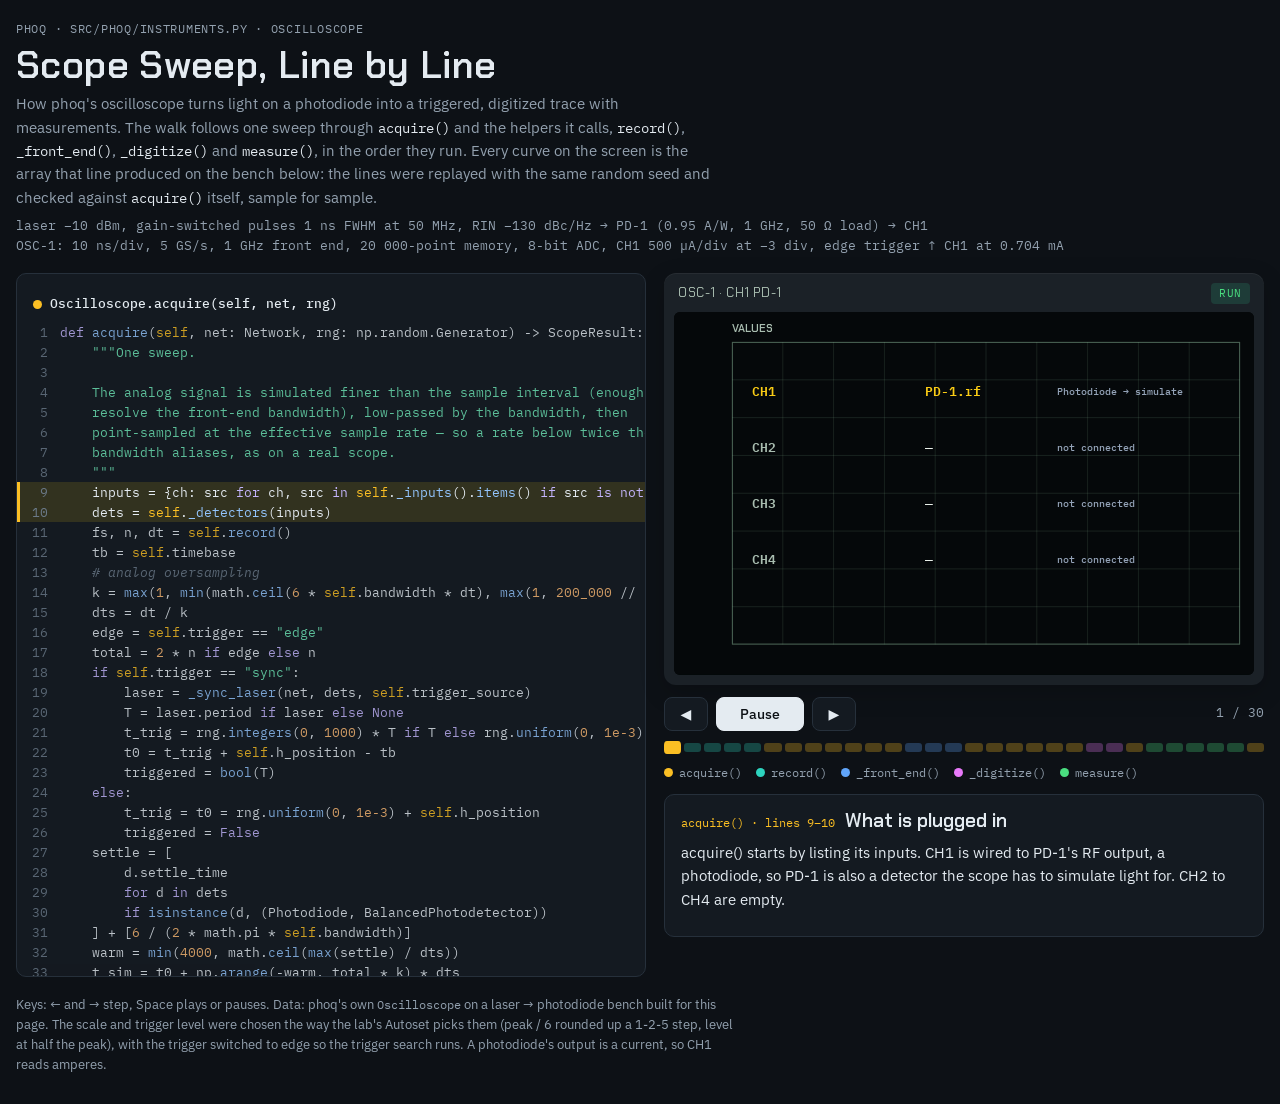
<file: src/phoq/web/walkthroughs/oscilloscope.html>
<!doctype html>
<html lang="en">
<head>
<meta charset="utf-8">
<meta name="viewport" content="width=device-width, initial-scale=1, viewport-fit=cover">
<title>Scope Sweep, Line by Line</title>
<link rel="preconnect" href="https://fonts.googleapis.com">
<link rel="preconnect" href="https://fonts.gstatic.com" crossorigin>
<link rel="stylesheet" href="https://fonts.googleapis.com/css2?family=Chakra+Petch:wght@500;600&family=IBM+Plex+Mono:wght@400;500&family=IBM+Plex+Sans:wght@400;500;600&display=swap">
<style>
/* Layout: source listing on the left, the scope's screen and the step's story on the right;
   one column on phones, screen first. Dark theme only, like an instrument's screen. */
:root {
  --bg: #0d1116;
  --panel: #141a21;
  --fg: #e4ebf1;
  --muted: #93a1af;
  --line: #26303b;
  --accent: #facc15;
  --hl: rgba(250, 204, 21, 0.13);
  --m-acquire: #fbbf24;
  --m-record: #2dd4bf;
  --m-front: #60a5fa;
  --m-digitize: #e879f9;
  --m-measure: #4ade80;
  --tok-kw: #c4b5fd;
  --tok-str: #6ee7b7;
  --tok-num: #fdba74;
  --tok-com: #6b7a89;
  --tok-fn: #93c5fd;
  --scr-bg: #05080a;
  --scr-bezel: #1b2127;
  --scr-grid: rgba(134, 178, 150, 0.15);
  --scr-axis: rgba(134, 178, 150, 0.45);
  --scr-text: #a9bdb0;
  --scr-strong: #e8efe9;
  --scr-trace: #facc15;
  --scr-2: #22d3ee;
  --scr-3: #f472b6;
  --scr-4: #94a3b8;
  --scr-5: #4ade80;
  --font-display: "Chakra Petch", "Rajdhani", "Segoe UI", system-ui, sans-serif;
  --font-body: "IBM Plex Sans", "Segoe UI", system-ui, -apple-system, sans-serif;
  --font-mono: "IBM Plex Mono", ui-monospace, "SFMono-Regular", Menlo, Consolas, monospace;
  color-scheme: dark;
}
* { box-sizing: border-box; }
body {
  background: var(--bg); color: var(--fg); font-family: var(--font-body); font-size: 15px; line-height: 1.55;
  padding-left: max(16px, env(safe-area-inset-left, 0px));
  padding-right: max(16px, env(safe-area-inset-right, 0px));
  padding-block: 20px 28px;
}
.wrap { max-width: 1440px; margin: 0 auto; display: grid; grid-template-columns: minmax(0, 1fr); gap: 18px; }
header.top { display: grid; grid-template-columns: minmax(0, 1fr); gap: 6px; }
.eyebrow { font-family: var(--font-mono); font-size: 12px; letter-spacing: .06em; color: var(--muted); text-transform: uppercase; }
h1 { font-family: var(--font-display); font-weight: 600; font-size: clamp(26px, 3.4vw, 38px); line-height: 1.1; margin: 0; text-wrap: balance; letter-spacing: .01em; }
.lede { margin: 0; max-width: 78ch; color: var(--muted); }
.lede code { font-family: var(--font-mono); font-size: .92em; color: var(--fg); }
.bench { font-family: var(--font-mono); font-size: 12.5px; color: var(--muted); margin: 0; max-width: 100%; overflow-x: auto; }

.main { display: grid; grid-template-columns: minmax(0, 1.05fr) minmax(0, 1fr); gap: 18px; align-items: start; }
@media (max-width: 900px) { .main { grid-template-columns: minmax(0, 1fr); } .right { order: -1; } }

.code { background: var(--panel); border: 1px solid var(--line); border-radius: 10px; min-width: 0; overflow: hidden; }
.code-scroll { position: relative; max-height: min(78vh, 860px); overflow: auto; padding: 6px 0 14px; scroll-behavior: smooth; }
@media (max-width: 900px) { .code-scroll { max-height: 46vh; } }
.method { padding-top: 10px; }
.method h2 { margin: 0 0 4px; padding: 4px 16px; font-family: var(--font-mono); font-weight: 500; font-size: 13px; display: flex; align-items: center; gap: 8px; color: var(--muted); }
.method h2 .dot { width: 9px; height: 9px; border-radius: 50%; background: var(--mc); flex: none; }
.method h2 b { color: var(--fg); font-weight: 500; }
[data-m="acquire"] { --mc: var(--m-acquire); }
[data-m="record"] { --mc: var(--m-record); }
[data-m="_front_end"] { --mc: var(--m-front); }
[data-m="_digitize"] { --mc: var(--m-digitize); }
[data-m="measure"] { --mc: var(--m-measure); }
pre { margin: 0; font-family: var(--font-mono); font-size: 12.5px; line-height: 1.6; width: max-content; min-width: 100%; }
.ln { display: grid; grid-template-columns: 3.2em auto; padding-right: 14px; border-left: 3px solid transparent; transition: background .35s ease, border-color .35s ease, opacity .35s ease; }
.ln .no { color: var(--tok-com); text-align: right; padding-right: 1em; user-select: none; }
.ln .tx { white-space: pre; }
.code.active .ln { opacity: .55; }
.code.active .method.cur .ln { opacity: .8; }
.code.active .ln.on, .code.active .method.cur .ln.on { opacity: 1; background: var(--hl); border-left-color: var(--mc); }
.k { color: var(--tok-kw); } .s { color: var(--tok-str); } .n { color: var(--tok-num); } .c { color: var(--tok-com); font-style: italic; } .f { color: var(--tok-fn); } .sf { color: var(--m-acquire); }

.right { display: grid; gap: 12px; min-width: 0; }
.instrument { background: var(--scr-bezel); border-radius: 12px; padding: 10px; box-shadow: 0 1px 0 rgba(255,255,255,.05) inset, 0 8px 24px rgba(0,0,0,.18); }
.instrument .bar { display: flex; justify-content: space-between; align-items: center; gap: 10px; padding: 0 4px 8px; font-family: var(--font-display); color: var(--scr-text); font-size: 13px; letter-spacing: .05em; }
.instrument .bar .run { font-family: var(--font-mono); font-size: 11px; padding: 2px 8px; border-radius: 4px; background: rgba(52, 211, 153, .15); color: var(--scr-5); }
canvas { display: block; width: 100%; aspect-ratio: 16 / 10; max-width: 100%; background: var(--scr-bg); border-radius: 6px; }

.caption { background: var(--panel); border: 1px solid var(--line); border-radius: 10px; padding: 14px 16px 16px; display: grid; gap: 8px; min-height: 9.5em; }
.cap-head { display: flex; align-items: baseline; gap: 10px; flex-wrap: wrap; }
.cap-head .where { font-family: var(--font-mono); font-size: 12px; color: var(--mc, var(--muted)); }
.cap-head h3 { margin: 0; font-family: var(--font-display); font-weight: 600; font-size: 19px; line-height: 1.25; text-wrap: balance; }
.caption p { margin: 0; max-width: 68ch; }
.chips { display: flex; flex-wrap: wrap; gap: 6px; }
.chip { font-family: var(--font-mono); font-size: 12px; padding: 2px 8px; border-radius: 999px; border: 1px solid var(--line); color: var(--muted); font-variant-numeric: tabular-nums; }
.chip b { color: var(--fg); font-weight: 500; }

.controls { display: flex; align-items: center; gap: 8px; flex-wrap: wrap; }
.controls button { font: 500 14px var(--font-body); color: var(--fg); background: var(--panel); border: 1px solid var(--line); border-radius: 8px; padding: 7px 14px; cursor: pointer; min-width: 44px; }
.controls button:hover { border-color: var(--accent); }
.controls button:focus-visible, .seg:focus-visible { outline: 2px solid var(--accent); outline-offset: 2px; }
.controls button.primary { background: var(--fg); color: var(--bg); border-color: var(--fg); min-width: 88px; }
.counter { font-family: var(--font-mono); font-size: 13px; color: var(--muted); font-variant-numeric: tabular-nums; margin-left: auto; }
.track { display: flex; gap: 3px; width: 100%; }
.seg { flex: 1 1 0; height: 9px; border-radius: 3px; background: var(--mc); opacity: .28; border: 0; padding: 0; cursor: pointer; transition: opacity .25s, transform .25s; }
.seg.done { opacity: .6; } .seg.cur { opacity: 1; transform: scaleY(1.45); }
.legend { display: flex; flex-wrap: wrap; gap: 14px; font-family: var(--font-mono); font-size: 12px; color: var(--muted); }
.legend span { display: inline-flex; align-items: center; gap: 6px; }
.legend i { width: 9px; height: 9px; border-radius: 50%; display: inline-block; background: var(--mc); }
footer { color: var(--muted); font-size: 13px; max-width: 90ch; }
footer code { font-family: var(--font-mono); font-size: .92em; }
@media (prefers-reduced-motion: reduce) { .ln, .seg { transition: none; } .code-scroll { scroll-behavior: auto; } }
body { margin: 0; }
</style>
</head>
<body>

<div class="wrap">
  <header class="top">
    <div class="eyebrow">phoq · src/phoq/instruments.py · Oscilloscope</div>
    <h1>Scope Sweep, Line by Line</h1>
    <p class="lede">How phoq's oscilloscope turns light on a photodiode into a triggered, digitized trace with measurements. The walk follows one sweep through <code>acquire()</code> and the helpers it calls, <code>record()</code>, <code>_front_end()</code>, <code>_digitize()</code> and <code>measure()</code>, in the order they run. Every curve on the screen is the array that line produced on the bench below: the lines were replayed with the same random seed and checked against <code>acquire()</code> itself, sample for sample.</p>
    <pre class="bench">laser −10 dBm, gain-switched pulses 1 ns FWHM at 50 MHz, RIN −130 dBc/Hz → PD-1 (0.95 A/W, 1 GHz, 50 Ω load) → CH1
OSC-1: 10 ns/div, 5 GS/s, 1 GHz front end, 20 000-point memory, 8-bit ADC, CH1 500 µA/div at −3 div, edge trigger ↑ CH1 at 0.704 mA</pre>
  </header>

  <div class="main">
    <div class="code" id="code" aria-label="Source code of acquire and the helpers it calls"><div class="code-scroll" id="codeScroll"></div></div>

    <div class="right">
      <div class="instrument">
        <div class="bar"><span>OSC-1 · CH1 PD-1</span><span class="run" id="scrState">RUN</span></div>
        <canvas id="scr" width="960" height="600" role="img" aria-label="Oscilloscope screen showing the effect of the highlighted line"></canvas>
      </div>
      <div class="controls">
        <button id="prev" type="button" aria-label="Previous step">◀</button>
        <button id="play" type="button" class="primary">Pause</button>
        <button id="next" type="button" aria-label="Next step">▶</button>
        <span class="counter" id="counter">1 / 1</span>
      </div>
      <div class="track" id="track" role="tablist" aria-label="Steps"></div>
      <div class="legend">
        <span data-m="acquire"><i></i>acquire()</span>
        <span data-m="record"><i></i>record()</span>
        <span data-m="_front_end"><i></i>_front_end()</span>
        <span data-m="_digitize"><i></i>_digitize()</span>
        <span data-m="measure"><i></i>measure()</span>
      </div>
      <div class="caption" id="caption" aria-live="polite">
        <div class="cap-head"><span class="where" id="capWhere"></span><h3 id="capTitle"></h3></div>
        <p id="capBody"></p>
        <div class="chips" id="capChips"></div>
      </div>
    </div>
  </div>
  <footer>Keys: ← and → step, Space plays or pauses. Data: phoq's own <code>Oscilloscope</code> on a laser → photodiode bench built for this page. The scale and trigger level were chosen the way the lab's Autoset picks them (peak / 6 rounded up a 1-2-5 step, level at half the peak), with the trigger switched to edge so the trigger search runs. A photodiode's output is a current, so CH1 reads amperes.</footer>
</div>

<script id="data" type="application/json">{"nums":{"timebase":1e-08,"window":1e-07,"sample_rate":5000000000.0,"max_points":20000,"fs":5000000000.0,"n":500,"dt":1.9999999999999998e-10,"k":2,"dts":9.999999999999999e-11,"total":1000,"bandwidth":1000000000.0,"settle":[9.54929658551372e-10,9.54929658551372e-10],"warm":10,"t0":0.00012857020276919962,"nsim":2010,"pre":50,"level":0.000704,"hits":5,"first_hit":21,"start":22,"t_trig":0.00012858460276919963,"scale":0.0005,"offset":-3.0,"adc_bits":8,"top":255,"lsb":1.568627450980392e-05,"alpha":0.6233379816695803,"pd_bw":1000000000.0,"rep":50000000.0,"fwhm":1e-09,"power_mw":0.1,"seed":11,"peak":0.0014089654871365083,"noise":0.0,"mid":0.0007078431372549021,"h":0.0002823529411764706,"rises":[51,151,251,351,451],"meas":{"mean":8.428235294117648e-05,"min":1.9607843137254834e-06,"max":0.0014137254901960786,"pk_pk":0.001411764705882353,"rms":0.0002732990648898483,"freq":50000000.00000001},"codes_min":32,"codes_max":122,"n_driving":0,"triggered":true},"popt_mW":[0.0,0.0,0.0,0.0,0.0,0.0,0.0,0.0,0.0,0.0,0.0,0.0,0.0,0.0,0.0,0.0,0.0,0.0,0.0,0.0,0.0,0.0,0.0,0.0,0.0,0.0,0.0,0.0,0.0,0.0,0.0,0.0,0.0,0.0,0.0,0.0,0.0,0.0,0.0,0.0,0.0,0.0,0.0,0.0,0.0,0.0,0.0,0.0,0.0,0.0,0.0,0.0,0.0,0.0,0.0,0.0,0.0,0.0,0.0,0.0,0.0,0.0,0.0,0.0,0.0,0.0,0.0,0.0,0.0,0.0,0.0,0.0,0.0,0.0,0.0,0.0,0.0,0.0,0.0,0.0,0.0,0.0,0.0,0.0,0.0,0.0,0.0,0.0,0.0,0.0,0.0,0.0,0.0,0.0,0.0,0.0,0.0,0.0,0.0,0.0,0.0,0.0,0.0,0.0,0.0,0.0,0.0,0.0,0.0,0.0,0.0,0.0,0.0,0.0,0.0,0.0,0.0,0.0,0.0,0.0,0.0,0.0,0.0,0.0,0.0,0.0,1.5666e-11,6.3068e-11,3.1658e-10,1.5342e-09,6.706e-09,2.8415e-08,1.1309e-07,4.0323e-07,1.5733e-06,5.0334e-06,1.6006e-05,4.6044e-05,0.0001384,0.00037104,0.00092957,0.0022727,0.0053062,0.011058,0.022311,0.045342,0.081063,0.139,0.2404,0.35585,0.51828,0.72671,0.94072,1.1858,1.3932,1.5234,1.6194,1.6352,1.5452,1.3856,1.1759,0.92906,0.70706,0.49618,0.33709,0.22238,0.12605,0.076318,0.044018,0.020265,0.010626,0.0045476,0.0020783,0.00088055,0.00034244,0.00011986,4.1489e-05,1.3669e-05,4.4877e-06,1.2959e-06,3.6618e-07,9.7599e-08,2.4556e-08,5.8588e-09,1.2883e-09,2.7525e-10,4.9127e-11,1.4887e-11,0.0,0.0,0.0,0.0,0.0,0.0,0.0,0.0,0.0,0.0,0.0,0.0,0.0,0.0,0.0,0.0,0.0,0.0,0.0,0.0,0.0,0.0,0.0,0.0,0.0,0.0,0.0,0.0,0.0,0.0,0.0,0.0,0.0,0.0,0.0,0.0,0.0,0.0,0.0,0.0,0.0,0.0,0.0,0.0,0.0,0.0,0.0,0.0,0.0,0.0,0.0,0.0,0.0,0.0,0.0,0.0,0.0,0.0,0.0,0.0,0.0,0.0,0.0,0.0,0.0,0.0,0.0,0.0,0.0,0.0,0.0,0.0,0.0,0.0,0.0,0.0,0.0,0.0,0.0,0.0,0.0,0.0,0.0,0.0,0.0,0.0,0.0,0.0,0.0,0.0,0.0,0.0,0.0,0.0,0.0,0.0,0.0,0.0,0.0,0.0,0.0,0.0,0.0,0.0,0.0,0.0,0.0,0.0,0.0,0.0,0.0,0.0,0.0,0.0,0.0,0.0,0.0,0.0,0.0,0.0,0.0,0.0,0.0,0.0,0.0,0.0,0.0,0.0,0.0,0.0,0.0,0.0,0.0,0.0,0.0,0.0,0.0,0.0,1.6098e-11,6.1069e-11,3.2011e-10,1.5278e-09,6.604e-09,2.8575e-08,1.1252e-07,4.0699e-07,1.4572e-06,4.8827e-06,1.5606e-05,4.7666e-05,0.00013837,0.00037808,0.00091474,0.0022265,0.0053265,0.011336,0.022826,0.041581,0.078513,0.13961,0.2249,0.36929,0.51962,0.72462,0.92256,1.1485,1.3631,1.5191,1.6149,1.6324,1.5354,1.3944,1.1169,0.92545,0.70063,0.51681,0.33635,0.2183,0.12905,0.0762,0.041374,0.020782,0.010154,0.0047178,0.0020837,0.00082583,0.00033735,0.00012117,4.4479e-05,1.4563e-05,4.3693e-06,1.2867e-06,3.8588e-07,9.8278e-08,2.4612e-08,5.7266e-09,1.2794e-09,2.9033e-10,4.8185e-11,1.5545e-11,0.0,0.0,0.0,0.0,0.0,0.0,0.0,0.0,0.0,0.0,0.0,0.0,0.0,0.0,0.0,0.0,0.0,0.0,0.0,0.0,0.0,0.0,0.0,0.0,0.0,0.0,0.0,0.0,0.0,0.0,0.0,0.0,0.0,0.0,0.0,0.0,0.0,0.0,0.0,0.0,0.0,0.0,0.0,0.0,0.0,0.0,0.0,0.0,0.0,0.0,0.0,0.0,0.0,0.0,0.0,0.0,0.0,0.0,0.0,0.0,0.0,0.0,0.0,0.0,0.0,0.0,0.0,0.0,0.0,0.0,0.0,0.0,0.0,0.0,0.0,0.0,0.0,0.0,0.0,0.0,0.0,0.0,0.0,0.0,0.0,0.0,0.0,0.0,0.0,0.0,0.0,0.0,0.0,0.0,0.0,0.0,0.0,0.0,0.0,0.0,0.0,0.0,0.0,0.0,0.0,0.0,0.0,0.0,0.0,0.0,0.0,0.0,0.0,0.0,0.0,0.0,0.0,0.0,0.0,0.0,0.0,0.0,0.0,0.0,0.0,0.0,0.0,0.0,0.0,0.0,0.0,0.0,0.0,0.0,0.0,0.0,0.0,0.0,1.5433e-11,6.374e-11,3.3802e-10,1.4902e-09,6.6536e-09,2.7991e-08,1.0605e-07,4.2659e-07,1.4907e-06,5.0012e-06,1.5957e-05,4.8167e-05,0.00014339,0.00036857,0.00095295,0.0022294,0.0051882,0.011037,0.022636,0.043028,0.078889,0.14057,0.23182,0.35718,0.51091,0.72536,0.89252,1.2016,1.3833,1.5509,1.6666,1.604,1.5607,1.3507,1.1666,0.91309,0.70196,0.51541,0.33326,0.21385,0.13058,0.076031,0.043559,0.02082,0.0097923,0.004655,0.001985,0.00083778,0.0003311,0.00011955,4.2027e-05,1.3517e-05,4.4307e-06,1.2843e-06,3.7475e-07,9.9254e-08,2.3845e-08,5.7384e-09,1.2857e-09,2.9021e-10,4.5779e-11,1.5828e-11,0.0,0.0,0.0,0.0,0.0,0.0,0.0,0.0,0.0,0.0,0.0,0.0,0.0,0.0,0.0,0.0,0.0,0.0,0.0,0.0,0.0,0.0,0.0,0.0,0.0,0.0,0.0,0.0,0.0,0.0,0.0,0.0,0.0,0.0,0.0,0.0,0.0,0.0,0.0,0.0,0.0,0.0,0.0,0.0,0.0,0.0,0.0,0.0,0.0,0.0,0.0,0.0,0.0,0.0,0.0,0.0,0.0,0.0,0.0,0.0,0.0,0.0,0.0,0.0,0.0,0.0,0.0,0.0,0.0,0.0,0.0,0.0,0.0,0.0,0.0,0.0,0.0,0.0,0.0,0.0,0.0,0.0,0.0,0.0,0.0,0.0,0.0,0.0,0.0,0.0,0.0,0.0,0.0,0.0,0.0,0.0,0.0,0.0,0.0,0.0,0.0,0.0,0.0,0.0,0.0,0.0,0.0,0.0,0.0,0.0,0.0,0.0,0.0,0.0,0.0,0.0,0.0,0.0,0.0,0.0,0.0,0.0,0.0,0.0,0.0,0.0,0.0,0.0,0.0,0.0,0.0,0.0,0.0,0.0,0.0,0.0,0.0,0.0,1.584e-11,6.3335e-11,3.4159e-10,1.5112e-09,6.7363e-09,2.8651e-08,1.1521e-07,4.2043e-07,1.5026e-06,5.0336e-06,1.6247e-05,4.967e-05,0.00013389,0.00036719,0.00093752,0.0022932,0.0053389,0.011147,0.022896,0.045185,0.078363,0.13718,0.22642,0.35461,0.52309,0.7141,0.98688,1.1616,1.3825,1.5842,1.6576,1.6238,1.5455,1.3936,1.1557,0.93777,0.68477,0.50141,0.32658,0.21305,0.12851,0.077867,0.040709,0.021292,0.010074,0.0047147,0.0020502,0.00083407,0.00033822,0.00011786,4.3386e-05,1.4991e-05,4.3407e-06,1.31e-06,3.537e-07,9.7116e-08,2.341e-08,5.8801e-09,1.2722e-09,2.7391e-10,4.6244e-11,1.5308e-11,0.0,0.0,0.0,0.0,0.0,0.0,0.0,0.0,0.0,0.0,0.0,0.0,0.0,0.0,0.0,0.0,0.0,0.0,0.0,0.0,0.0,0.0,0.0,0.0,0.0,0.0,0.0,0.0,0.0,0.0,0.0,0.0,0.0,0.0,0.0,0.0,0.0,0.0,0.0,0.0,0.0,0.0,0.0,0.0,0.0,0.0,0.0,0.0,0.0,0.0,0.0,0.0,0.0,0.0,0.0,0.0,0.0,0.0,0.0,0.0,0.0,0.0,0.0,0.0,0.0,0.0,0.0,0.0,0.0,0.0,0.0,0.0,0.0,0.0,0.0,0.0,0.0,0.0,0.0,0.0,0.0,0.0,0.0,0.0,0.0,0.0,0.0,0.0,0.0,0.0,0.0,0.0,0.0,0.0,0.0,0.0,0.0,0.0,0.0,0.0,0.0,0.0,0.0,0.0,0.0,0.0,0.0,0.0,0.0,0.0,0.0,0.0,0.0,0.0,0.0,0.0,0.0,0.0,0.0,0.0,0.0,0.0,0.0,0.0,0.0,0.0,0.0,0.0,0.0,0.0,0.0,0.0,0.0,0.0,0.0,0.0,0.0,0.0,1.5603e-11,6.2753e-11,3.2702e-10,1.5035e-09,6.7588e-09,2.8789e-08,1.0952e-07,4.2356e-07,1.4705e-06,5.1524e-06,1.5492e-05,4.8041e-05,0.00013861,0.00035596,0.00093832,0.0022645,0.0050569,0.011066,0.023234,0.044183,0.079641,0.13855,0.2304,0.36382,0.52825,0.7324,0.98015,1.1358,1.3398,1.4625,1.655,1.5358,1.5265,1.3874,1.1162,0.90771,0.693,0.50732,0.32656,0.21834,0.13358,0.075746,0.041164,0.021681,0.01031,0.0047201,0.0020417,0.0008605,0.00032867,0.00012392,4.2754e-05,1.4459e-05,4.3321e-06,1.3077e-06,3.6852e-07,9.7818e-08,2.4923e-08,5.8342e-09,1.3094e-09,2.9775e-10,4.8431e-11,1.5467e-11,0.0,0.0,0.0,0.0,0.0,0.0,0.0,0.0,0.0,0.0,0.0,0.0,0.0,0.0,0.0,0.0,0.0,0.0,0.0,0.0,0.0,0.0,0.0,0.0,0.0,0.0,0.0,0.0,0.0,0.0,0.0,0.0,0.0,0.0,0.0,0.0,0.0,0.0,0.0,0.0,0.0,0.0,0.0,0.0,0.0,0.0,0.0,0.0,0.0,0.0,0.0,0.0,0.0,0.0,0.0,0.0,0.0,0.0,0.0,0.0,0.0,0.0,0.0,0.0,0.0,0.0,0.0,0.0,0.0,0.0,0.0,0.0,0.0,0.0,0.0,0.0,0.0,0.0,0.0,0.0,0.0,0.0,0.0,0.0,0.0,0.0,0.0,0.0,0.0,0.0,0.0,0.0,0.0,0.0,0.0,0.0,0.0,0.0,0.0,0.0,0.0,0.0,0.0,0.0,0.0,0.0,0.0,0.0,0.0,0.0,0.0,0.0,0.0,0.0,0.0,0.0,0.0,0.0,0.0,0.0,0.0,0.0,0.0,0.0,0.0,0.0,0.0,0.0,0.0,0.0,0.0,0.0,0.0,0.0,0.0,0.0,0.0,0.0,1.606e-11,6.4595e-11,3.3671e-10,1.5535e-09,6.7873e-09,2.7992e-08,1.127e-07,4.2183e-07,1.4432e-06,5.0421e-06,1.5951e-05,4.8162e-05,0.00013478,0.00037131,0.00094916,0.0022224,0.0051885,0.011316,0.023104,0.043058,0.078601,0.13932,0.22286,0.37325,0.50965,0.70781,0.96009,1.1646,1.3128,1.5364,1.5885,1.6002,1.4728,1.3362,1.1476,0.91922,0.67943,0.49076,0.33145,0.21723,0.13094,0.073334,0.041551,0.020736,0.010334,0.0046209,0.002068,0.00084468,0.00033077,0.00012331,4.3011e-05,1.4132e-05,4.4202e-06,1.267e-06,3.6457e-07,9.2095e-08,2.3068e-08,5.735e-09,1.2752e-09,2.9419e-10,4.8163e-11,1.6209e-11,0.0,0.0,0.0,0.0,0.0,0.0,0.0,0.0,0.0,0.0,0.0,0.0,0.0,0.0,0.0,0.0,0.0,0.0,0.0,0.0,0.0,0.0,0.0,0.0,0.0,0.0,0.0,0.0,0.0,0.0,0.0,0.0,0.0,0.0,0.0,0.0,0.0,0.0,0.0,0.0,0.0,0.0,0.0,0.0,0.0,0.0,0.0,0.0,0.0,0.0,0.0,0.0,0.0,0.0,0.0,0.0,0.0,0.0,0.0,0.0,0.0,0.0,0.0,0.0,0.0,0.0,0.0,0.0,0.0,0.0,0.0,0.0,0.0,0.0,0.0,0.0,0.0,0.0,0.0,0.0,0.0,0.0,0.0,0.0,0.0,0.0,0.0,0.0,0.0,0.0,0.0,0.0,0.0,0.0,0.0,0.0,0.0,0.0,0.0,0.0,0.0,0.0,0.0,0.0,0.0,0.0,0.0,0.0,0.0,0.0,0.0,0.0,0.0,0.0,0.0,0.0,0.0,0.0,0.0,0.0,0.0,0.0,0.0,0.0,0.0,0.0,0.0,0.0,0.0,0.0,0.0,0.0,0.0,0.0,0.0,0.0,0.0,0.0,1.6107e-11,6.5669e-11,3.3754e-10,1.5294e-09,6.9546e-09,2.8502e-08,1.1208e-07,4.1848e-07,1.5303e-06,5.0887e-06,1.6475e-05,4.7531e-05,0.00013533,0.00036343,0.0009411,0.0022204,0.0052529,0.011197,0.022209,0.040997,0.077062,0.14359,0.22763,0.3546,0.51366,0.72639,0.90543,1.1237,1.3334,1.5433,1.6491,1.6359,1.5229,1.3245,1.1726,0.91527,0.69655,0.49809,0.33447,0.2132,0.12973,0.073298,0.041233,0.020999,0.010489,0.0045299,0.0021106,0.00084648,0.00032953,0.00011989,4.1868e-05,1.3626e-05,4.4982e-06,1.299e-06,3.7143e-07,9.869e-08,2.4028e-08,5.751e-09,1.2732e-09,2.9168e-10,4.7662e-11,1.59e-11,0.0,0.0,0.0,0.0,0.0,0.0,0.0,0.0,0.0,0.0,0.0,0.0,0.0,0.0,0.0,0.0,0.0,0.0,0.0,0.0,0.0,0.0,0.0,0.0,0.0,0.0,0.0,0.0,0.0,0.0,0.0,0.0,0.0,0.0,0.0,0.0,0.0,0.0,0.0,0.0,0.0,0.0,0.0,0.0,0.0,0.0,0.0,0.0,0.0,0.0,0.0,0.0,0.0,0.0,0.0,0.0,0.0,0.0,0.0,0.0,0.0,0.0,0.0,0.0,0.0,0.0,0.0,0.0,0.0,0.0,0.0,0.0,0.0,0.0,0.0,0.0,0.0,0.0,0.0,0.0,0.0,0.0,0.0,0.0,0.0,0.0,0.0,0.0,0.0,0.0,0.0,0.0,0.0,0.0,0.0,0.0,0.0,0.0,0.0,0.0,0.0,0.0,0.0,0.0,0.0,0.0,0.0,0.0,0.0,0.0,0.0,0.0,0.0,0.0,0.0,0.0,0.0,0.0,0.0,0.0,0.0,0.0,0.0,0.0,0.0,0.0,0.0,0.0,0.0,0.0,0.0,0.0,0.0,0.0,0.0,0.0,0.0,0.0,1.5716e-11,6.4982e-11,3.3594e-10,1.491e-09,6.8745e-09,2.818e-08,1.1387e-07,4.0693e-07,1.4737e-06,5.0447e-06,1.6024e-05,4.8458e-05,0.00013618,0.00036519,0.00094462,0.0022977,0.0049695,0.011027,0.022593,0.044041,0.08212,0.13492,0.23055,0.3396,0.50961,0.71131,0.93992,1.1597,1.3675,1.5285,1.613,1.5514,1.4789,1.3497,1.1651,0.9413,0.74089,0.49991,0.33195,0.21748,0.13342,0.075683,0.040021,0.021025,0.010242,0.0045713,0.0020006,0.00087017,0.00031421,0.0001225,4.2385e-05,1.4527e-05,4.4679e-06,1.2796e-06,3.7568e-07,9.5653e-08,2.5367e-08,5.9928e-09,1.2804e-09,2.8994e-10,4.7701e-11,1.5518e-11,0.0,0.0,0.0,0.0,0.0,0.0,0.0,0.0,0.0,0.0,0.0,0.0,0.0,0.0,0.0,0.0,0.0,0.0,0.0,0.0,0.0,0.0,0.0,0.0,0.0,0.0,0.0,0.0,0.0,0.0,0.0,0.0,0.0,0.0,0.0,0.0,0.0,0.0,0.0,0.0,0.0,0.0,0.0,0.0,0.0,0.0,0.0,0.0,0.0,0.0,0.0,0.0,0.0,0.0,0.0,0.0,0.0,0.0,0.0,0.0,0.0,0.0,0.0,0.0,0.0,0.0,0.0,0.0,0.0,0.0,0.0,0.0,0.0,0.0,0.0,0.0,0.0,0.0,0.0,0.0,0.0,0.0,0.0,0.0,0.0,0.0,0.0,0.0,0.0,0.0,0.0,0.0,0.0,0.0,0.0,0.0,0.0,0.0,0.0,0.0,0.0,0.0,0.0,0.0,0.0,0.0,0.0,0.0,0.0,0.0,0.0,0.0,0.0,0.0,0.0,0.0,0.0,0.0,0.0,0.0,0.0,0.0,0.0,0.0,0.0,0.0,0.0,0.0,0.0,0.0,0.0,0.0,0.0,0.0,0.0,0.0,0.0,0.0,1.5768e-11,6.3084e-11,3.4476e-10,1.5313e-09,6.7234e-09,2.7494e-08,1.1336e-07,4.2082e-07,1.4984e-06,5.1249e-06,1.6194e-05,4.7932e-05,0.00013705,0.00036804,0.00095094,0.0022918,0.0051666,0.01091,0.023153,0.044824,0.07849,0.14043,0.22616,0.33649,0.51846,0.73582,0.93134,1.1586,1.4164,1.5042,1.5905,1.6083,1.5494,1.3835,1.1392,0.91531,0.69868,0.4949,0.33171,0.21156,0.13364,0.075154,0.043647,0.021386,0.01009,0.0047242,0.0020736,0.00085587,0.00033422,0.00012339,4.2542e-05,1.431e-05,4.6271e-06,1.2932e-06,3.6267e-07,9.8485e-08,2.4989e-08,5.8905e-09,1.3186e-09,2.8498e-10,4.7305e-11,1.6081e-11,0.0,0.0,0.0,0.0,0.0,0.0,0.0,0.0,0.0,0.0,0.0,0.0,0.0,0.0,0.0,0.0,0.0,0.0,0.0,0.0,0.0,0.0,0.0,0.0,0.0,0.0,0.0,0.0,0.0,0.0,0.0,0.0,0.0,0.0,0.0,0.0,0.0,0.0,0.0,0.0,0.0,0.0,0.0,0.0,0.0,0.0,0.0,0.0,0.0,0.0,0.0,0.0,0.0,0.0,0.0,0.0,0.0,0.0,0.0,0.0,0.0,0.0,0.0,0.0,0.0,0.0,0.0,0.0,0.0,0.0,0.0,0.0,0.0,0.0,0.0,0.0,0.0,0.0,0.0,0.0,0.0,0.0,0.0,0.0,0.0,0.0,0.0,0.0,0.0,0.0,0.0,0.0,0.0,0.0,0.0,0.0,0.0,0.0,0.0,0.0,0.0,0.0,0.0,0.0,0.0,0.0,0.0,0.0,0.0,0.0,0.0,0.0,0.0,0.0,0.0,0.0,0.0,0.0,0.0,0.0,0.0,0.0,0.0,0.0,0.0,0.0,0.0,0.0,0.0,0.0,0.0,0.0,0.0,0.0,0.0,0.0,0.0,0.0,1.6069e-11,6.3086e-11,3.4466e-10,1.4651e-09,6.6573e-09,2.7897e-08,1.1252e-07,4.1965e-07,1.4412e-06,4.81e-06,1.6007e-05,4.9496e-05,0.00014082,0.00036419,0.00094582,0.0022147,0.004988,0.011427,0.023073,0.043636,0.079776,0.1421,0.22984,0.35124,0.52245,0.72078,0.93874,1.1592,1.414,1.5269,1.5834,1.6854,1.5713,1.3811,1.1519,0.92629,0.67552,0.49937,0.3405,0.21603,0.1329,0.074301,0.04122,0.020378,0.010262,0.0046628,0.001999,0.00084136,0.00033125,0.00012062,4.3562e-05,1.3896e-05,4.5047e-06,1.3274e-06,3.6107e-07,1.0004e-07,2.3596e-08,5.8549e-09,1.2861e-09,2.9017e-10,4.5929e-11,1.544e-11,0.0,0.0,0.0,0.0,0.0,0.0,0.0,0.0,0.0,0.0,0.0,0.0,0.0,0.0,0.0,0.0,0.0,0.0,0.0,0.0,0.0,0.0],"raw_mA":[9.9147e-05,0.00023791,0.00031816,0.00054667,-0.00040679,-0.00018367,0.00011471,-0.00027359,7.1269e-05,-0.00055352,0.00013866,-0.00033012,-0.00033234,0.00029567,0.00080018,0.00010165,-0.00031232,0.00042198,-0.0014584,1.5862e-05,0.00077516,-0.00020452,0.00059799,0.00053954,0.00056442,-0.0010518,-0.00084252,-0.00055567,-0.00053021,-0.00050395,-0.0004303,-0.0019066,-0.0011284,-0.0010032,-0.00058136,-0.00059631,-0.00031478,3.5426e-06,0.0010498,8.0987e-05,0.0010401,0.00041701,-0.00029856,-0.0010063,-2.5385e-05,-0.00090087,5.8599e-05,0.00023806,-0.00020392,-0.00049759,2.2578e-05,0.00010537,0.00049497,0.00026563,-0.0001575,0.00023401,-0.00057719,0.00019143,0.00013569,-0.00058315,-0.00090776,-0.000674,-0.0014284,5.863e-05,0.00060179,-0.00032212,-0.00023764,0.00087301,0.00070412,-0.00022176,-0.0013889,-0.0017073,-0.00020696,7.7117e-05,-0.00073129,2.8573e-05,-0.0001987,-0.00050013,-0.00057479,-0.00058089,0.00067962,-0.00019668,-0.00034271,0.00060765,0.0012165,6.8231e-05,0.0012621,0.0013279,-0.00017154,0.00098137,-0.00035294,0.00021697,-0.00056696,-0.0013589,-0.00021807,0.00013572,2.4525e-05,0.0001282,8.7361e-06,-0.00014799,-0.00071348,-3.2249e-05,-2.7917e-06,-0.0001454,-0.00041443,-0.00038695,-0.0011083,-0.0007741,-0.00099792,0.00023346,-0.00044113,-0.00050231,-0.00025735,0.00033741,0.00045569,0.00025363,0.0014228,0.00075047,0.00059394,0.0019455,0.00050915,0.00084663,0.00071729,-0.00040028,-0.00058335,0.00018657,-0.00076331,-0.00051646,0.00028144,9.7904e-06,0.00016552,-0.00030881,-0.00053563,-0.00065098,-0.00055503,8.345e-05,9.7943e-05,0.001248,0.0010563,0.00089419,0.0022294,0.0021319,0.0030076,0.0065977,0.012752,0.027213,0.051287,0.089368,0.15395,0.23974,0.35794,0.51392,0.6907,0.89347,1.0946,1.2584,1.388,1.464,1.4639,1.3943,1.2657,1.0869,0.89318,0.69667,0.52135,0.37836,0.25721,0.17113,0.11203,0.068774,0.04163,0.02336,0.013968,0.0083656,0.005108,0.0026745,0.0016701,0.00086137,0.00097302,0.00051636,0.00074912,-0.00039221,-0.00040032,-0.0019072,-0.0011009,-0.00012264,-0.00021444,0.0012919,0.00010215,-0.0001424,-0.00062255,-0.00062713,-0.00060995,-0.0011999,-0.0012194,0.00056437,0.00014919,0.00062768,-0.00041867,-0.00028855,0.00017013,-8.0936e-06,-0.00030635,-0.00027192,-0.00012449,0.00043373,0.00095401,-0.00027471,-0.0013706,-0.00084327,-0.00044488,0.00019266,0.00074199,1.5697e-06,0.0012332,0.00081372,-0.00061831,0.00024534,0.00029888,0.00033302,-0.00077001,-0.00058975,-0.00021737,-0.00020567,0.0003026,0.0009137,0.0013996,0.0014959,0.00071229,0.0014084,0.00090984,0.00099812,0.00038994,-0.0006218,-0.0016829,-0.0007842,-0.00082,-0.00043886,0.00030198,-0.00074889,-0.0014489,-0.00061524,-0.00010764,-0.00021764,-0.00042685,-0.0011756,-0.00067602,-0.00080155,-0.00016746,0.00047856,-7.4419e-05,0.00021094,0.00022543,0.00054044,0.0012059,0.0010399,0.00098113,0.0010001,0.00028155,0.00014856,0.00028774,0.00089543,0.0012525,0.0020269,0.00043196,0.00020821,-0.00091737,-0.00080783,-0.0014101,-5.3197e-05,0.00042477,-0.00041242,-1.7311e-05,0.00043373,0.0012718,0.0011761,0.00070525,0.00032383,0.00054877,0.00047675,-2.8782e-05,-0.00074128,0.00023672,-0.00030162,-0.00031986,0.00030897,0.00013387,0.00075048,-0.00026705,0.00031483,-0.00062299,-0.0012266,-0.0012746,-0.00060739,-0.00072499,-0.0012083,7.4652e-05,-0.00053243,-0.00034932,-3.2275e-05,-0.0002986,5.9292e-05,0.00040333,0.00015673,0.000707,2.5676e-05,-0.00061664,-0.0002052,-0.00068544,-0.0001384,-0.00013262,-0.00034844,0.00016185,0.00040812,-0.0015495,-0.0010157,-0.00045701,4.9952e-05,-0.00029776,-0.00084332,-0.00037428,0.00020865,-0.0011174,-0.0014927,-0.0011463,-0.0021579,-0.0015073,-0.00031195,-0.00080155,-0.00034434,-0.00071385,-0.00012764,0.00032091,0.00095125,0.0005532,0.00092657,0.00074097,0.00013314,0.0010146,0.00035066,0.00069386,0.0028228,0.0043877,0.00687,0.01396,0.025538,0.04833,0.086698,0.14607,0.24052,0.35887,0.51287,0.68311,0.87518,1.0691,1.2416,1.3758,1.4553,1.4565,1.394,1.2381,1.0698,0.88084,0.69868,0.52175,0.37416,0.25675,0.1711,0.10982,0.067044,0.04076,0.024317,0.014074,0.0071374,0.0030735,0.001716,0.00031786,-0.00062666,0.00020115,0.0006534,0.0007327,0.0011751,0.0011667,-7.2521e-05,0.00064771,0.00041659,0.00048661,0.0011988,0.00090408,0.0014257,0.00079405,0.00019446,-0.00032047,-0.00025272,-0.0011441,-0.00064825,-0.00041879,-0.00054436,-0.0016299,-0.0021588,-0.00072889,-0.00096415,0.00030801,-0.00026481,7.4198e-05,-0.00082814,-0.00082506,-0.00057261,4.2682e-05,0.0010325,0.0011292,-0.00026886,-0.00013954,-0.00017516,-0.00047552,9.9594e-05,0.001001,0.00026027,0.00081016,0.0012709,4.0499e-05,0.0010873,0.0015938,0.0010286,0.001576,0.00099232,0.0012222,0.001044,3.9751e-05,0.00017946,-4.1636e-06,-0.00029814,-0.0008509,-0.00092198,-0.0012319,2.6863e-05,-0.0011622,-0.00057295,-0.00067235,-0.0011087,-0.00015487,-0.00056119,0.00042678,0.00012109,0.00026554,6.4215e-05,0.00042554,0.00079199,0.00015319,7.7072e-05,0.0010984,0.00024176,0.001217,0.00041355,-0.0001137,-0.0010737,-0.0010816,-0.001623,-0.0012087,-0.00022874,-0.00015817,-0.00044607,-0.00085432,-0.00086822,-0.0013365,-0.0014753,0.00038276,0.00034901,-0.00036375,0.00020956,0.0010132,0.00015786,1.9627e-05,-0.0007436,-0.0013546,0.00010606,0.0021143,0.00068384,-0.00061116,0.00052664,0.00091649,0.00077513,0.0012982,0.00048963,0.00042759,0.00070307,0.0001869,0.00038633,6.3246e-05,0.00030692,0.00026056,-0.0010502,-0.00050644,-0.0011297,-0.001115,-0.0015952,-0.00036243,-0.0003915,-0.00044209,0.00051164,0.00069865,0.00024244,-0.0011215,-0.00020374,-0.0002693,-0.00036416,0.00024527,-0.00024959,-0.00018447,0.0004331,0.00057266,-6.4945e-05,0.00083653,0.0011347,0.001739,0.0008941,0.00060522,0.00095459,0.00077322,0.00049587,0.00020368,-7.2621e-05,-0.00042948,-0.00061556,-8.3595e-05,-0.00022681,-0.00096741,-0.00048319,0.00073842,0.0012115,-0.0005584,-0.00080432,3.8995e-05,7.056e-05,8.2635e-05,-2.9576e-05,2.8636e-05,-0.00057127,0.00047078,-0.00020828,0.00022841,0.0020338,0.0040397,0.0070455,0.01379,0.026065,0.048561,0.088061,0.15061,0.23835,0.354,0.51065,0.66827,0.88861,1.0873,1.2666,1.4128,1.4627,1.4687,1.3823,1.255,1.0739,0.88397,0.70028,0.52066,0.37302,0.25734,0.17153,0.11139,0.06752,0.04069,0.023523,0.014109,0.0085465,0.0052098,0.0027993,0.0031997,0.0016986,0.00030303,0.00075973,-0.00043966,0.00093176,0.0011232,0.0014117,0.0013988,0.0010097,-0.00022407,-0.00045268,0.00011953,-3.1202e-05,0.00023011,-0.00025822,-0.0005804,-0.00010585,0.00041097,0.00024815,-0.00042294,-0.0011902,0.00059495,-0.0003369,-0.00067484,-0.00077004,0.00014449,-0.00035147,0.00015974,0.00028187,-0.00050981,-0.00015835,-0.00079394,-0.00050186,0.00018963,-2.3352e-05,-0.00053907,-0.00052194,-0.0003754,1.1849e-05,-0.0013471,-0.0018059,-0.00066323,-0.00041656,-0.00020985,1.9552e-05,-8.2722e-05,-0.00031079,-9.9337e-05,0.00034375,0.0003853,0.00021658,-0.00050508,-0.00013127,-0.00075959,-0.00080717,-0.00034453,-0.00011693,0.0005842,0.00083232,0.00073118,0.00019512,9.3549e-05,-9.6967e-05,0.00097509,0.00079067,3.3739e-05,-0.0004856,0.00047561,-0.00026429,7.5446e-05,0.00014477,0.00070837,-0.00014237,0.00019787,0.00022553,0.00059369,0.0011237,0.00066125,0.00022103,0.00063975,-0.00049257,-0.0001491,-0.00065974,-0.001066,-0.0015031,-0.0017803,-0.00045473,0.00027833,0.0002136,0.00073182,0.00041273,-6.8788e-05,-0.00067244,0.00010198,0.00054295,0.001044,8.9219e-05,-0.00011344,-0.00085375,0.00023074,0.00055086,0.00060604,0.00032225,9.3469e-05,-0.0001569,0.00057327,-5.8891e-05,0.00050623,0.00045112,-0.00034461,-0.0010306,-0.0010023,-0.00054574,-0.0010459,-0.00017455,0.00059343,0.00065093,-0.00064457,-0.001726,-0.00039307,0.00068675,0.00014155,0.00039771,6.404e-05,-0.00033258,0.00042468,-8.83e-05,0.00047051,0.0012863,0.000626,0.0014593,1.0342e-05,0.00056393,0.00031865,0.0017091,0.00094914,4.5777e-05,0.0010046,-0.00036348,8.2256e-05,-0.00039851,0.00062306,0.00028315,0.00067504,0.00034934,-0.00045902,-0.0015179,0.00026831,0.00029395,-0.00051965,-0.00045286,0.00035951,-0.00068706,0.00099937,0.00039492,1.7214e-06,0.00077899,0.00055155,-0.00029268,0.00040839,0.00051819,0.0010178,0.00016293,-0.00016331,0.0013116,0.0028121,0.005152,0.012548,0.027109,0.048747,0.08762,0.14676,0.23539,0.35623,0.5059,0.70705,0.89231,1.0884,1.2827,1.4153,1.4732,1.4695,1.3999,1.2589,1.0867,0.88364,0.69343,0.51504,0.3686,0.2544,0.17048,0.11008,0.068081,0.040483,0.023769,0.013309,0.0068461,0.0038117,0.0020469,0.00072131,0.00016129,-0.00049615,-0.00017688,-0.00090086,0.00053883,0.00030647,0.00073108,-0.00033178,3.0504e-05,-6.3159e-05,0.00055754,0.00082243,-0.00054561,0.00040052,-0.00068361,0.00044202,0.00020459,-0.00061002,0.00010004,7.7303e-05,-0.00055475,-0.0007402,-0.00010677,-0.00088141,-0.00098846,0.00058888,-0.00014766,0.00014491,0.00034732,0.00076479,0.00093864,-0.0010194,-0.00083524,0.00026885,-0.00033231,0.00092225,0.00064319,-0.00039176,0.0001335,0.0012461,0.00026171,0.00047826,-0.00027645,-0.00049856,-0.00019488,0.00020809,0.00032625,0.00030395,0.0016185,0.00021182,-0.0010082,-0.00019679,1.13e-05,-0.00085868,0.00058692,-0.00010756,-0.00090628,-0.00022542,0.00027097,0.0015722,-8.5925e-05,-0.00081302,-0.00059611,-0.00057938,-0.00035005,-0.00061206,-0.0012656,-0.00094216,-6.9881e-05,0.00044453,-0.00015648,0.00024629,0.00038591,-8.8605e-05,-0.0002554,-0.0001039,0.001643,0.00098106,-1.036e-05,-9.7452e-05,-0.00038471,0.00048997,-0.0010431,-0.0012145,-0.00013933,0.00018485,0.00012163,0.00050718,-0.00052894,-5.4852e-05,-0.00071476,-0.0011538,-0.00030688,-0.00064142,-0.00055277,9.1171e-05,-0.00057866,6.8007e-05,0.0014065,0.00063679,0.00092991,0.00097232,-0.00024212,-0.00095068,-0.00049646,-0.0015515,-0.00079259,-0.00025685,0.00015678,0.00036614,0.0010149,0.00034956,0.0010173,0.00087612,0.00079959,0.0003443,0.00077701,-2.9878e-05,0.00043805,0.00092562,0.00010073,-0.00051112,-0.00071921,-0.00039458,2.3967e-05,0.00055917,0.0014645,0.0017822,0.0011317,0.00038255,-0.00051424,0.00024131,0.00045812,8.9113e-05,-3.8139e-05,-7.6927e-05,-0.0015935,-0.00086979,-0.00025118,-0.00019475,-0.00073584,-0.00034994,0.00011929,0.0011727,0.0012843,0.0010603,0.0005488,-0.00050617,-0.00054081,-0.0011052,-0.00063753,0.00032265,0.00082406,0.001005,0.00056383,0.00091865,0.00033978,-0.00099401,-0.00042951,-0.00018429,-0.0011219,-0.00084468,-0.001766,-0.00080156,0.0013275,0.0025703,0.0070933,0.014236,0.026731,0.048453,0.087752,0.14939,0.23991,0.3618,0.51848,0.71032,0.88253,1.0624,1.2134,1.3801,1.4146,1.4287,1.3751,1.2279,1.0562,0.87059,0.68976,0.5138,0.37063,0.25798,0.17157,0.10965,0.068439,0.042022,0.025436,0.014948,0.0083141,0.0051016,0.002922,0.0016943,0.0010823,0.0016971,0.00019105,6.9523e-05,-0.00061295,0.0002135,0.00080469,0.0012674,0.00047502,0.00030072,0.00064333,0.00047008,0.00044446,0.00037348,0.0003811,0.00015027,0.00036515,-0.00067731,-0.00059938,-0.0011105,-0.00062856,-0.00076256,-6.3177e-05,0.00074951,-0.00033646,-0.00063542,-0.00012061,0.00083004,0.00093133,0.0007845,0.0004017,-3.5882e-05,0.00023322,0.00044739,0.00035475,-0.0001458,-0.0010341,-0.0010498,-0.00077024,-0.0010984,-0.00037129,-0.0010445,-0.00072498,-0.00015667,0.00042807,0.00039301,0.00095959,0.00016887,-0.00036344,0.00048415,-0.00025839,-0.00021574,-0.0011497,8.4196e-05,0.00049655,-0.00017447,-0.0011365,-0.00043673,-5.1995e-05,0.00069544,0.0015107,0.00096412,0.00039761,8.3684e-05,-0.00012268,-0.00088041,-0.00099914,-0.00057172,-0.0012876,-0.0014693,-3.0823e-05,-0.00041036,0.00028025,0.00082894,0.00046187,0.0007635,0.00031252,-0.00034855,-0.00023721,-6.9493e-05,5.1651e-05,8.6427e-05,-0.0001779,0.00056378,0.0001967,-0.00012991,0.00050867,-0.00031584,-0.00015361,0.00082758,0.00049873,0.0011437,0.00047457,-3.4347e-05,-9.5066e-05,-0.00036744,-0.00039023,-0.0004514,0.00026549,0.00040572,0.00011304,-0.00036845,0.0017635,0.00084381,0.0013207,1.7909e-05,-0.00041226,0.00054474,-0.00034763,-0.0008063,-0.00043973,-0.00065043,-0.0004993,-0.00014905,0.0004693,0.00038546,0.00040772,0.0010412,0.0014336,0.00057686,-0.00078537,-0.0010019,0.00013647,-0.00019021,-0.00050268,-0.00051423,0.00071159,0.0004407,3.4513e-05,-0.00037716,-0.00083623,0.001282,0.00068705,0.00048435,9.3809e-05,0.00072119,-0.00019541,-0.0012352,-0.00097916,-0.00029223,0.0012358,0.00064116,-0.00014993,-0.00018932,-0.00054449,-0.00073663,-0.00031028,4.0729e-05,-0.00034807,0.00050558,0.00025203,0.00023189,-0.00015877,0.00016675,0.00036581,0.00062476,-0.00012971,0.00034302,-0.00012818,2.8503e-05,0.00051747,0.001282,0.00060923,0.00010752,0.0011595,0.0036906,0.0068169,0.015393,0.026167,0.04977,0.089079,0.14706,0.24333,0.35672,0.50494,0.6959,0.88707,1.0545,1.2438,1.3667,1.4365,1.4174,1.3481,1.2265,1.0623,0.86809,0.67957,0.50981,0.36909,0.25513,0.16782,0.10761,0.067142,0.039644,0.023005,0.013916,0.0076599,0.003915,0.002664,0.0024474,0.001585,7.6882e-05,-0.00090098,-0.0006006,-0.0013809,-0.00075648,0.00017788,-0.001481,-0.00086629,-0.00023498,-0.00042155,4.315e-05,0.0003564,0.00085655,0.0021231,0.0013577,0.00021089,-0.00047752,-0.00097282,-5.8075e-05,0.00020548,0.00042175,0.00037527,0.0011967,0.0013312,0.0013534,0.00034011,1.5724e-05,-0.00075161,-0.00076581,-0.00032547,-0.00088539,-0.00082944,0.00080955,0.00034947,-0.00069397,-0.0010964,-0.00060831,0.00021544,9.0897e-05,0.00060303,0.00054068,-0.00035671,0.00046453,2.8473e-06,0.0011723,0.00029867,0.00010261,-0.00024516,-0.000263,0.00016699,5.9229e-06,0.00075167,0.00069017,0.0013583,0.00079926,0.0012412,0.0014235,0.00070619,0.0019481,0.0019904,0.0014275,0.00067811,0.00034978,0.0001209,0.00027534,-0.0004997,-0.00019298,-0.00042829,0.0008194,0.00094193,0.0015541,0.0023131,0.001566,0.0020983,0.0013919,0.0011691,9.6378e-05,0.00014759,0.00099053,0.00087533,0.00028637,0.00020397,-0.0002896,-0.00051362,-0.0010955,0.00013395,0.00078073,0.00039797,-0.00055126,-0.00039063,0.0010543,-0.000193,-0.00036023,-0.0004294,0.00030187,-0.00055878,-9.1087e-05,-0.00049787,-0.00043309,-0.00091756,-0.00012301,-0.00031509,-0.00047726,0.00045637,0.00050195,0.0017437,0.0012344,0.00075931,0.0005309,0.0019971,0.0018707,0.0008783,0.0007135,0.00012056,0.00051747,2.4782e-05,-0.00027144,0.00017472,0.00096395,0.001083,0.0010818,0.00065456,-0.0010582,-0.0006145,-0.00040365,0.00015744,0.0011939,0.0011451,-0.00039407,-0.0001482,-0.00017416,0.00038904,0.00021686,-0.00099535,-0.0010337,-0.00070166,-0.0015704,-0.00087061,-0.00059623,0.00037108,0.00016658,-0.00025032,-0.00017193,-4.391e-05,0.00060195,-0.00022198,-0.0014495,0.00093269,0.00099152,0.00058737,0.001816,0.00030885,-0.00028326,-0.00038592,0.00012243,-0.00018264,0.00040877,3.7329e-05,0.00084675,0.00078551,-0.00049886,-9.5553e-05,-0.00029934,0.00076825,0.0027647,0.0078343,0.013905,0.024615,0.047378,0.088185,0.14918,0.23726,0.35541,0.51123,0.67313,0.85723,1.0466,1.2405,1.3905,1.4651,1.454,1.3604,1.2465,1.0703,0.87965,0.69054,0.51698,0.36988,0.25456,0.16933,0.10941,0.06816,0.042057,0.023315,0.01348,0.0074232,0.0029579,0.0018666,0.0014382,0.00096194,-0.00056052,-0.00040056,-5.1761e-05,-0.00014204,0.00012851,0.00040695,0.0011199,0.00077512,0.0020611,0.0012687,0.00088838,0.00098877,0.0005209,0.000118,0.00086101,-0.00081087,-0.0014771,0.00052428,0.00077163,0.00078461,0.00064657,0.00056007,-0.00023824,-0.0002586,-0.00072258,0.00036447,0.00062855,0.00052693,0.00056441,0.00026522,-0.00051832,0.0008138,0.00087894,0.00040964,0.00062799,0.0011613,0.0013899,0.0011947,0.0011917,0.00054417,0.0011678,0.0012537,0.0013002,-5.2656e-05,0.00041528,0.00068038,0.00090308,-0.0010618,-0.0016659,-0.00067194,-0.00089471,-0.00019745,-0.00011931,0.00050527,-3.4486e-05,-0.00063338,2.0577e-05,-0.00012283,-0.00075204,-0.0015843,0.00112,0.00040825,0.00010092,-0.0011228,-0.0011955,-0.0007064,-0.00014669,0.0004292,-0.00020348,0.00021593,0.00085154,0.00016622,7.2806e-05,-0.0010456,-0.0010351,-0.0013776,-0.0002964,-0.00024457,0.00087582,0.00060955,0.00084498,0.00079499,0.00057646,-0.000327,0.00087361,0.00043719,-0.00087644,-0.00079716,-0.0010798,0.00017906,0.00077097,0.0013856,0.0021187,0.00075613,-0.00073799,-0.00094875,-0.00022538,-0.0017693,-0.0012895,-0.00013757,-0.00057448,-0.00035386,-0.00072503,0.00072495,0.0016251,0.00026315,-0.00035752,-7.9423e-05,0.000423,0.0005299,0.00073201,0.0010539,0.0013703,0.0019639,0.0012313,0.00044199,0.0002728,0.0016218,0.0014791,0.0013279,0.0016433,0.0017445,0.0025014,0.00093243,0.00072462,0.00095814,0.0011234,0.00045806,-0.00067059,-0.00043083,-0.00056613,-0.00027437,0.00063354,0.00086685,-0.00016121,-0.000466,-4.0656e-05,0.00077491,0.00045748,0.00046312,-0.00061805,-0.00055762,-0.00071764,-0.00018642,-0.00020012,-0.0005894,-0.00093087,-0.0003076,-0.00051596,0.00048669,0.00040498,9.7854e-05,0.00066571,-0.00034557,0.00042926,-0.00017789,0.00039963,-0.00016992,-0.0006365,-0.0014322,-0.00064297,0.00015303,-0.00033954,0.0019748,0.0032756,0.0059569,0.014451,0.026997,0.051769,0.085578,0.14933,0.23034,0.34876,0.50158,0.68314,0.87909,1.075,1.2504,1.38,1.4215,1.4131,1.3522,1.2377,1.0774,0.90279,0.7038,0.52366,0.37567,0.259,0.17332,0.10923,0.067773,0.040649,0.024545,0.013913,0.0067935,0.0030763,0.0017797,0.00097077,0.0001301,-0.00025938,-0.0010892,-0.0014824,-0.0011637,-0.0010309,-0.00062047,-0.0010438,0.00043005,-0.00083852,0.00011041,0.00042062,0.0012283,0.0015365,2.8716e-05,0.00026265,0.00064108,0.00095598,0.00086024,0.00013912,0.000907,0.0004456,-2.8043e-05,0.00013699,-0.0001654,-0.00046307,-0.00013301,0.0015942,0.0010894,0.00067246,0.00012265,0.00032402,-0.00051432,6.8332e-05,0.00024562,0.00022842,0.00045867,0.00016592,0.00054164,0.00066379,0.00074215,0.00044157,0.00082287,0.00037017,0.0010349,0.00052687,0.0011119,0.00079411,0.00044892,-0.00033588,0.00025461,0.00040197,0.00028875,0.0004509,0.00036793,-0.00032292,-0.00085087,-1.9223e-05,0.0001474,0.0010622,0.0018527,0.001545,0.0012649,0.0010706,0.00068252,1.7951e-05,-0.0015631,-0.00031595,0.00024108,0.00019695,0.00023251,0.00076975,0.0010233,0.0007127,0.0002754,0.00056525,0.00084236,0.0018581,0.0004793,0.00061026,-0.00016885,-0.00032224,0.0013219,0.00049747,0.00023578,-0.00018219,0.00048153,4.522e-05,-0.00095528,-0.00037598,0.00035516,0.00021978,0.00025927,-0.00024701,-0.00066662,-0.0003098,-0.00082317,-0.00067028,-0.00092777,-0.00060083,0.00020829,0.00012753,0.0008045,0.00069089,0.00032358,-0.0003519,-9.0979e-05,-0.00073264,0.00010879,-0.00073986,-0.0012226,-0.0011498,-0.001617,-0.00076878,-0.00085919,-0.00071561,2.7183e-05,-0.0013214,-0.00083115,-0.00019747,0.00055057,0.00040168,-0.00017312,0.00050968,0.00086961,0.001856,0.0023439,0.00115,0.0014862,0.00094966,-9.4238e-05,0.00041258,0.0010539,-0.00086012,0.00038986,-0.00027626,0.00087203,0.00063842,0.0004609,0.0011347,0.00042739,0.0015451,0.0002581,-0.00020656,-0.00075454,-4.5047e-05,-4.3582e-05,0.00049329,0.00096161,0.0010255,0.0012342,0.0013516,0.00068786,-7.0454e-05,-0.00062615,0.00014238,-0.00023708,-0.00071099,-0.00088317,-0.00058809,-0.0001418,-0.0001632,-0.00055153,0.00046519,-0.00010948,0.0020317,0.0065596,0.013922,0.028034,0.049801,0.089173,0.14782,0.22767,0.3515,0.51437,0.68544,0.87824,1.0938,1.2483,1.3683,1.4408,1.4537,1.3889,1.2468,1.0701,0.88021,0.68938,0.51431,0.36782,0.25421,0.16935,0.10981,0.067423,0.039583,0.022514,0.013158,0.0070598,0.003123,0.0014789,0.0012947,0.0014266,0.0015501,0.00087277,0.00059584,0.00047146,0.00063663,0.00067917,-0.00025022,-0.00060615,-0.00058083,0.00010257,-0.00027851,-0.00064003,0.00026452,0.0010163,-3.3354e-05,-0.00012132,0.00062374,6.8916e-05,0.00058091,-0.00057696,-0.00046105,0.00013791,0.00099311,0.0010934,-0.00042797,-0.0011881,-0.0011858,-0.00014527,0.00034864,0.00083053,0.00084545,7.9359e-05,-0.00021013,-0.00067902,0.00012563,-0.00072711,-0.00037143,-6.9543e-05,0.00069481,-0.0001195,0.00015863,-0.00055067,0.00031246,-7.795e-05,-0.000252,-0.00073946,-0.0007887,-0.00083961,-0.00084395,0.00023676,-0.00050035,-0.0001403,0.00041529,-0.00049402,-0.0016006,-0.00058807,-0.001345,-0.0012144,-0.00072959,-0.00024339,-0.00031528,-0.00061992,0.00025429,0.00025095,0.0012871,0.00011421,-1.5696e-05,-5.5814e-05,0.000279,0.00026935,0.00013846,0.0012495,0.00054947,0.00054274,0.00038529,-0.00018532,0.00033592,-0.00097632,0.00015797,-0.00088168,-0.0006804,-0.00031982,-0.00048888,-0.00059673,0.00039344,0.0016502,0.0014981,0.0008802,6.9482e-05,-0.00044882,0.00048041,0.00078372,0.0012042,0.0012359,0.0014498,0.00039004,-0.00028912,-0.00078956,-0.00045659,-0.00037948,-0.00015376,-0.00083398,-0.00035952,0.00027915,0.00017675,-0.0015654,-0.00086902,-0.00070095,0.00016325,-3.0163e-05,0.00034864,-6.8888e-05,0.00014176,0.00064585,0.00015977,0.00025285,0.00021323,0.00046498,0.00015552,0.00035167,-0.00094203,-0.00066346,0.00012697,0.00045338,-0.00036278,-0.00069894,-0.00015361,0.00011444,0.00032098,0.00018853,0.00014397,0.00068254,-0.00022112,-0.0009762,6.8045e-05,-0.00044712,0.00015484,-0.00034897,-0.00087494,0.00044311,0.00017141,-0.0007819,-0.00057396,-0.00043484,-0.00038437,-0.00013169,-0.00079262,-0.00062256,-8.9082e-05,0.00029673,0.00018078,-0.00041643,-0.0014405,8.3582e-05,-0.00065933,-0.00065361,-0.00036888,4.4909e-05,-1.2676e-05,-0.00050553,-0.00025975,0.0012428,0.0025625,0.0021885,0.0037403,0.0059731,0.013515,0.02696,0.049523,0.090535,0.15071,0.23647,0.35575,0.50871,0.68792,0.88009,1.094,1.2588,1.3734,1.4785,1.4845,1.4036,1.2606,1.0808,0.87513,0.68961,0.51952,0.37305,0.25768,0.16925,0.10828,0.066695,0.039552,0.02398,0.014284,0.0078055,0.0048376,0.0025921,0.0015489,0.00052683,0.0017614,2.1808e-05,-9.0198e-05,0.00056032,0.00090205,-0.00051245,-0.00085903,-0.00053175,-0.00078097,-0.00083535,-0.00061242,-0.00043527,0.00041766,-0.00081732,0.00018681,-5.1156e-05,0.00031092,-5.7706e-05,0.0013728,-0.00036641,0.00050651,-1.0792e-05,-0.00015694,0.00076134,0.00027316,0.00068089,0.0012291,0.00028697,0.0013644,0.0014801,0.0006491,0.00047446],"one_pole_mA":[9.9147e-05,0.00018564,0.00026825,0.0004418,-8.7156e-05,-0.00014732,1.6013e-05,-0.0001645,-1.7538e-05,-0.00035164,-4.6013e-05,-0.00022311,-0.00029119,7.4621e-05,0.00052689,0.00026182,-9.6066e-05,0.00022685,-0.00082366,-0.00030035,0.00037005,1.1898e-05,0.00037723,0.0004784,0.00053202,-0.00045526,-0.00069665,-0.00060878,-0.0005598,-0.00052499,-0.00046596,-0.0013639,-0.0012171,-0.0010838,-0.00077061,-0.00066196,-0.00044555,-0.00016561,0.000592,0.00027347,0.00075131,0.00054293,1.8393e-05,-0.00062036,-0.00024949,-0.00065552,-0.00021038,6.9149e-05,-0.00010106,-0.00034824,-0.00011709,2.1577e-05,0.00031666,0.00028485,9.1183e-06,0.0001493,-0.00030354,4.9903e-06,8.6458e-05,-0.00033094,-0.0006905,-0.00068021,-0.0011466,-0.00039532,0.00022621,-0.00011558,-0.00019167,0.00047198,0.00061668,9.4051e-05,-0.00083036,-0.001377,-0.00064766,-0.00019588,-0.00052962,-0.00018168,-0.00019229,-0.00038417,-0.00050299,-0.00055155,0.00021588,-4.1285e-05,-0.00022917,0.00029245,0.00086842,0.00036963,0.00092593,0.0011765,0.00033621,0.00073836,5.8112e-05,0.00015713,-0.00029422,-0.00095788,-0.00049673,-0.0001025,-2.332e-05,7.1127e-05,3.2236e-05,-8.0104e-05,-0.00047491,-0.00019898,-7.6689e-05,-0.00011952,-0.00030335,-0.00035546,-0.00082472,-0.00079317,-0.0009208,-0.00020131,-0.0003508,-0.00044524,-0.00032812,8.6728e-05,0.00031671,0.00027739,0.00099139,0.00084121,0.00068708,0.0014715,0.00087163,0.00085605,0.00076956,4.0353e-05,-0.00034842,-1.4944e-05,-0.00048143,-0.00050326,-1.413e-05,7.8066e-07,0.00010347,-0.00015352,-0.0003917,-0.00055332,-0.00055438,-0.0001568,1.9921e-06,0.00077868,0.0009517,0.00091585,0.0017346,0.0019823,0.0026214,0.0051,0.0098699,0.02068,0.039759,0.070682,0.12259,0.19561,0.2968,0.43214,0.59331,0.78042,0.97624,1.1521,1.2991,1.4019,1.4405,1.4117,1.3207,1.175,0.99932,0.81067,0.63032,0.47326,0.33859,0.2342,0.15805,0.1024,0.06452,0.038863,0.023345,0.014008,0.0084602,0.0048537,0.0028693,0.0016177,0.0012158,0.00077982,0.00076069,4.2044e-05,-0.0002337,-0.0012769,-0.0011672,-0.00051607,-0.00032805,0.00068171,0.00032045,3.1937e-05,-0.00037603,-0.00053255,-0.0005808,-0.00096669,-0.0011242,-7.1651e-05,6.601e-05,0.00041612,-0.00010423,-0.00021913,2.3513e-05,3.8114e-06,-0.00018952,-0.00024089,-0.00016833,0.00020696,0.00067262,8.2116e-05,-0.00082344,-0.0008358,-0.00059212,-0.00010294,0.00042373,0.00016058,0.00082916,0.00081954,-7.673e-05,0.00012403,0.00023302,0.00029535,-0.00036873,-0.0005065,-0.00032627,-0.0002511,9.4042e-05,0.00060496,0.0011003,0.0013469,0.00095133,0.0012363,0.0010328,0.0010112,0.00062394,-0.00015258,-0.0011065,-0.00090559,-0.00085224,-0.00059457,-3.5716e-05,-0.00048027,-0.0010841,-0.00079183,-0.00036535,-0.00027327,-0.000369,-0.00087179,-0.00074976,-0.00078204,-0.00039895,0.00014803,9.3706e-06,0.00013502,0.00019137,0.00040896,0.00090573,0.00098935,0.00098422,0.0009941,0.00054994,0.00029975,0.00029226,0.00066824,0.0010324,0.0016523,0.00089163,0.00046563,-0.00039645,-0.00065288,-0.0011249,-0.00045686,9.2696e-05,-0.00022216,-9.447e-05,0.00023478,0.00088122,0.001065,0.00084076,0.00051854,0.00053738,0.00049959,0.00017024,-0.00039795,-2.333e-06,-0.00018889,-0.00027053,9.0694e-05,0.00011761,0.0005121,2.6425e-05,0.0002062,-0.00031066,-0.00088157,-0.0011265,-0.00080293,-0.00075435,-0.0010373,-0.00034419,-0.00046153,-0.00039159,-0.00016761,-0.00024927,-5.693e-05,0.00022996,0.00018431,0.00051013,0.00020815,-0.00030597,-0.00024316,-0.00051885,-0.0002817,-0.00018877,-0.0002883,-7.7061e-06,0.0002515,-0.00087111,-0.00096122,-0.00064692,-0.00021254,-0.00026566,-0.00062574,-0.00046899,-4.6593e-05,-0.00071405,-0.0011994,-0.0011663,-0.0017844,-0.0016117,-0.00080151,-0.00080154,-0.00051655,-0.00063954,-0.00032045,7.9331e-05,0.00062283,0.00057943,0.00079582,0.00076163,0.00036987,0.00077177,0.00050928,0.00062434,0.0019947,0.0034864,0.0055955,0.010809,0.01999,0.037656,0.068226,0.11675,0.1939,0.29673,0.43146,0.58832,0.76713,0.95535,1.1338,1.2847,1.391,1.4318,1.4082,1.3022,1.1573,0.98498,0.80652,0.62901,0.47015,0.33713,0.23364,0.15646,0.10072,0.063346,0.039018,0.023469,0.013289,0.0069213,0.0036766,0.001583,0.00020563,0.00020283,0.00048369,0.00063891,0.00097312,0.0010938,0.00036678,0.0005419,0.00046379,0.00047801,0.00092732,0.00091284,0.0012325,0.00095921,0.00048251,-1.8018e-05,-0.00016432,-0.00077502,-0.000696,-0.0005232,-0.00053639,-0.001218,-0.0018044,-0.001134,-0.0010281,-0.00019526,-0.00023861,-4.3626e-05,-0.00053264,-0.00071492,-0.00062621,-0.00020926,0.00056477,0.00091657,0.00017764,-2.007e-05,-0.00011674,-0.00034039,-6.6129e-05,0.00059905,0.00038788,0.0006511,0.0010374,0.00041601,0.00083447,0.0013078,0.0011338,0.0014094,0.0011494,0.0011948,0.0011008,0.0004394,0.00027737,0.00010188,-0.00014747,-0.00058595,-0.00079541,-0.0010675,-0.00038533,-0.0008696,-0.00068469,-0.00067699,-0.00094608,-0.00045289,-0.0005204,7.0015e-05,0.00010185,0.00020389,0.00011682,0.00030926,0.00061017,0.00032532,0.00017058,0.0007489,0.00043278,0.00092158,0.00060491,0.00015697,-0.00061015,-0.00090404,-0.0013522,-0.0012627,-0.0006182,-0.00033145,-0.00040289,-0.00068429,-0.00079894,-0.001134,-0.0013467,-0.00026867,0.00011635,-0.00018291,6.1731e-05,0.00065483,0.00034505,0.0001422,-0.00040995,-0.00099879,-0.00031009,0.0012011,0.00087868,-4.9995e-05,0.00030944,0.00068784,0.00074225,0.0010888,0.00071532,0.00053596,0.00064013,0.00035762,0.00037551,0.00018087,0.00025944,0.00026014,-0.00055666,-0.00052536,-0.00090204,-0.0010348,-0.0013841,-0.00074725,-0.0005255,-0.00047351,0.00014057,0.00048845,0.0003351,-0.00057288,-0.00034278,-0.00029698,-0.00033885,2.5255e-05,-0.00014607,-0.00017001,0.00020593,0.00043453,0.00012319,0.00056784,0.00092116,0.0014309,0.0010963,0.00079019,0.00089267,0.00081821,0.00061728,0.00035947,9.013e-05,-0.00023376,-0.00047175,-0.0002298,-0.00022794,-0.00068888,-0.00056067,0.0002491,0.00084899,-2.829e-05,-0.00051202,-0.00016855,-1.9504e-05,4.4163e-05,-1.8011e-06,1.7172e-05,-0.00034963,0.00016176,-6.8901e-05,0.00011642,0.0013116,0.0030121,0.0055263,0.010677,0.020269,0.037905,0.069169,0.11993,0.19375,0.29364,0.42891,0.57811,0.77166,0.96841,1.1543,1.3154,1.4072,1.4456,1.4061,1.3119,1.1635,0.98927,0.80913,0.62931,0.46956,0.33727,0.23396,0.15755,0.10143,0.063569,0.038607,0.023336,0.014117,0.0085649,0.004971,0.0038669,0.0025153,0.0011363,0.00090157,6.5534e-05,0.00060548,0.00092817,0.0012296,0.001335,0.0011322,0.0002868,-0.00017415,8.9151e-06,-1.6092e-05,0.00013738,-0.00010922,-0.00040292,-0.00021775,0.00017415,0.00022028,-0.00018066,-0.00080995,6.5781e-05,-0.00018523,-0.00049042,-0.00066472,-0.00016031,-0.00027947,-5.6926e-06,0.00017356,-0.00025241,-0.00019378,-0.00056788,-0.00052673,-8.0195e-05,-4.4763e-05,-0.00035288,-0.00045826,-0.00040661,-0.00014577,-0.00089458,-0.0014627,-0.00096435,-0.00062289,-0.00036543,-0.00012546,-9.8818e-05,-0.00023095,-0.00014891,0.00015818,0.00029975,0.00024791,-0.00022146,-0.00016524,-0.00053572,-0.00070492,-0.00048027,-0.00025379,0.00026856,0.00061997,0.00068929,0.00038126,0.00020192,1.5611e-05,0.00061369,0.00072401,0.00029374,-0.00019205,0.00022413,-8.0322e-05,1.6774e-05,9.6558e-05,0.00047792,9.1268e-05,0.00015772,0.00019999,0.00044539,0.0008682,0.0007392,0.00041621,0.00055555,-9.7781e-05,-0.00012977,-0.00046012,-0.00083778,-0.0012525,-0.0015815,-0.00087914,-0.00015765,7.3765e-05,0.00048395,0.00043956,0.00012269,-0.00037295,-7.6906e-05,0.00030948,0.00076732,0.00034463,5.9101e-05,-0.00050992,-4.8237e-05,0.0003252,0.00050026,0.0003893,0.0002049,-2.0624e-05,0.00034957,9.4961e-05,0.00035132,0.00041353,-5.9051e-05,-0.00066467,-0.00087515,-0.00066982,-0.00090426,-0.00044941,0.00020063,0.00048132,-0.00022049,-0.0011589,-0.00068153,0.00017137,0.00015278,0.00030546,0.00015497,-0.00014894,0.00020862,2.3539e-05,0.00030215,0.00091562,0.00073509,0.0011865,0.00045336,0.00052228,0.00039535,0.0012143,0.001049,0.00042365,0.00078576,6.9396e-05,7.7412e-05,-0.00021925,0.0003058,0.00029168,0.00053065,0.00041763,-0.00012882,-0.00099466,-0.0002074,0.00010511,-0.00028433,-0.00038938,7.7429e-05,-0.00039911,0.00047262,0.00042419,0.00016085,0.00054616,0.00054952,2.4545e-05,0.00026381,0.00042237,0.00079354,0.00040046,4.9039e-05,0.00083602,0.0020678,0.0039903,0.0093246,0.02041,0.038074,0.068958,0.11746,0.19097,0.29398,0.42608,0.60122,0.78267,0.97325,1.1661,1.3215,1.416,1.4493,1.4185,1.319,1.1742,0.99308,0.8063,0.62474,0.46508,0.33375,0.23198,0.15599,0.10119,0.063351,0.038678,0.022864,0.01288,0.0072272,0.0039981,0.0019556,0.00083712,6.0436e-06,-0.00010798,-0.00060221,0.00010904,0.00023211,0.00054313,-2.2339e-06,1.8173e-05,-3.2524e-05,0.00033529,0.00063894,-9.9436e-05,0.0002122,-0.00034619,0.00014513,0.00018219,-0.00031162,-5.5021e-05,2.7461e-05,-0.00033545,-0.00058775,-0.00028794,-0.00065787,-0.00086394,4.1655e-05,-7.6349e-05,6.1568e-05,0.00023969,0.00056701,0.00079866,-0.0003346,-0.00064667,-7.599e-05,-0.00023576,0.00048607,0.00058401,-2.4224e-05,7.4093e-05,0.00080464,0.00046621,0.00047372,6.1129e-06,-0.00030847,-0.00023766,4.0192e-05,0.0002185,0.00027177,0.0011112,0.0005506,-0.00042108,-0.00028127,-9.8901e-05,-0.0005725,0.00015021,-1.0467e-05,-0.00056886,-0.00035478,3.5273e-05,0.00099332,0.00032059,-0.00038604,-0.00051698,-0.00055588,-0.00042758,-0.00054257,-0.00099327,-0.00096141,-0.00040569,0.00012428,-5.0726e-05,0.00013442,0.00029118,5.4447e-05,-0.00013869,-0.000117,0.00098007,0.00098069,0.00036293,7.5957e-05,-0.0002112,0.00022587,-0.00056512,-0.00096993,-0.00045219,-5.5096e-05,5.5063e-05,0.00033688,-0.00020281,-0.00011058,-0.00048719,-0.00090274,-0.00053132,-0.00059995,-0.00057054,-0.00015807,-0.00042024,-0.0001159,0.00083306,0.00071072,0.00084735,0.00092525,0.00019758,-0.00051817,-0.00050464,-0.0011572,-0.00092991,-0.00051037,-9.4512e-05,0.00019263,0.0007052,0.00048352,0.00081621,0.00085355,0.00081992,0.00052345,0.0006815,0.00023807,0.00036273,0.0007136,0.00033157,-0.00019371,-0.00052127,-0.0004423,-0.00015166,0.00029143,0.0010226,0.0014961,0.0012689,0.00071642,-5.0698e-05,0.00013132,0.00033503,0.00018174,4.4681e-05,-3.1122e-05,-0.001005,-0.00092072,-0.00050337,-0.00031099,-0.00057582,-0.00043502,-8.9498e-05,0.00069727,0.0010632,0.0010614,0.00074188,-3.608e-05,-0.0003507,-0.000821,-0.00070664,-6.5046e-05,0.00048917,0.00081071,0.00065682,0.00082003,0.00052067,-0.00042349,-0.00042724,-0.0002758,-0.00080321,-0.00082906,-0.0014131,-0.0010319,0.00043878,0.0017675,0.0050873,0.01079,0.020727,0.038009,0.069016,0.11911,0.19441,0.29875,0.43572,0.60689,0.7787,0.95555,1.1162,1.2807,1.3641,1.4044,1.3861,1.2875,1.1433,0.97331,0.79656,0.62031,0.46467,0.33584,0.23344,0.15628,0.10152,0.064434,0.040125,0.024432,0.014385,0.0085983,0.00506,0.002962,0.0017903,0.0017322,0.00077155,0.00033395,-0.00025629,3.6551e-05,0.00051536,0.00098415,0.00066679,0.00043861,0.00056622,0.00050629,0.00046775,0.00040899,0.0003916,0.00024117,0.00031845,-0.00030224,-0.00048746,-0.00087585,-0.0007217,-0.00074717,-0.00032081,0.00034636,-7.9268e-05,-0.00042594,-0.00023562,0.00042865,0.00074199,0.00076849,0.00053986,0.00018098,0.00021354,0.00035931,0.00035647,4.3386e-05,-0.00062828,-0.00089105,-0.00081574,-0.00099194,-0.00060506,-0.00087896,-0.00078298,-0.00039258,0.00011896,0.00028978,0.0007073,0.00037167,-8.6553e-05,0.00026919,-5.9673e-05,-0.00015696,-0.00077576,-0.00023972,0.00021923,-2.6179e-05,-0.00071829,-0.00054278,-0.00023686,0.00034428,0.0010714,0.0010045,0.00062621,0.00028803,3.2023e-05,-0.00053673,-0.00082497,-0.00066711,-0.0010539,-0.0013128,-0.00051371,-0.00044929,5.4606e-06,0.00051877,0.0004833,0.00065796,0.00044264,-5.0543e-05,-0.0001669,-0.00010618,-7.7987e-06,5.0936e-05,-9.1708e-05,0.00031688,0.00024197,1.0162e-05,0.0003209,-7.6005e-05,-0.00012438,0.00046902,0.00048754,0.00089656,0.00063352,0.00021721,2.2558e-05,-0.00022055,-0.00032631,-0.00040428,1.3209e-05,0.00025788,0.00016759,-0.00016655,0.0010365,0.00091639,0.0011684,0.00045126,-8.7008e-05,0.00030679,-0.00010113,-0.00054069,-0.00047776,-0.00058539,-0.00053173,-0.00029319,0.0001821,0.00030886,0.00037048,0.00078857,0.0011906,0.00080805,-0.00018519,-0.00069427,-0.00017644,-0.00018502,-0.00038303,-0.00046481,0.00026848,0.00037584,0.00016308,-0.00017367,-0.00058667,0.00057813,0.00064602,0.00054525,0.00026385,0.00054893,8.4954e-05,-0.00073793,-0.0008883,-0.00051675,0.0005757,0.0006165,0.00013876,-6.5746e-05,-0.00036416,-0.00059634,-0.00041803,-0.00013207,-0.00026671,0.00021469,0.00023797,0.00023418,-1.0758e-05,9.9887e-05,0.00026565,0.0004895,0.00010353,0.00025281,1.5327e-05,2.354e-05,0.00033143,0.00092399,0.00072779,0.00034115,0.00085124,0.0026211,0.0052365,0.011567,0.020668,0.038808,0.070144,0.11809,0.19616,0.29624,0.42633,0.59437,0.77682,0.9499,1.1331,1.2787,1.3771,1.4022,1.3685,1.28,1.1443,0.97212,0.78977,0.61526,0.46181,0.33298,0.23003,0.15372,0.099752,0.062284,0.0378,0.022912,0.013405,0.0074895,0.0044815,0.0032136,0.0021984,0.00087599,-0.00023166,-0.00046163,-0.0010347,-0.00086126,-0.00021353,-0.0010036,-0.00091802,-0.00049226,-0.00044818,-0.00014192,0.0001687,0.00059746,0.0015484,0.0014295,0.0006699,-4.5331e-05,-0.00062347,-0.00027104,2.5995e-05,0.00027268,0.00033663,0.00087274,0.0011585,0.00128,0.00069412,0.00027125,-0.00036634,-0.00061535,-0.00043466,-0.00071562,-0.00078657,0.00020835,0.00029632,-0.00032097,-0.00080435,-0.00068215,-0.00012265,1.0462e-05,0.00037983,0.00048009,-4.1516e-05,0.00027392,0.00010495,0.00077027,0.00047631,0.00024336,-6.115e-05,-0.00018697,3.3666e-05,1.6373e-05,0.00047471,0.00060901,0.0010761,0.00090352,0.001114,0.001307,0.00093248,0.0015655,0.0018304,0.0015792,0.0010175,0.0006013,0.00030184,0.00028533,-0.00020401,-0.00019713,-0.00034122,0.00038224,0.00073112,0.0012441,0.0019104,0.0016957,0.0019467,0.0016009,0.0013317,0.0005617,0.00030357,0.00073178,0.00082126,0.00048784,0.00031089,-6.3415e-05,-0.00034404,-0.00081247,-0.00022253,0.00040284,0.00039981,-0.00019303,-0.0003162,0.00053808,8.2372e-05,-0.00019352,-0.00034055,5.9892e-05,-0.00032575,-0.00017948,-0.00037794,-0.00041232,-0.00072725,-0.0003506,-0.00032846,-0.00042121,0.00012582,0.00036028,0.0012226,0.00123,0.0009366,0.00068371,0.0015024,0.001732,0.0011998,0.00089669,0.0004129,0.00047808,0.00019552,-9.555e-05,7.2921e-05,0.00062833,0.00091175,0.0010177,0.00079136,-0.00036151,-0.00051921,-0.00044718,-7.0297e-05,0.00071769,0.00098411,0.00012504,-4.5278e-05,-0.00012561,0.00019519,0.0002087,-0.00054183,-0.00084843,-0.00075695,-0.001264,-0.0010188,-0.00075539,-5.3219e-05,8.379e-05,-0.00012448,-0.00015406,-8.5399e-05,0.00034305,-9.1525e-06,-0.00090699,0.00023975,0.00070836,0.00063294,0.0013704,0.00070869,9.0374e-05,-0.00020652,-1.4746e-06,-0.0001144,0.00021171,0.00010301,0.00056661,0.00070306,-4.6144e-05,-7.6943e-05,-0.00021557,0.00039768,0.0018732,0.0055889,0.010772,0.019401,0.03684,0.068845,0.11892,0.19269,0.29412,0.42946,0.58135,0.75332,0.93615,1.1259,1.2908,1.3995,1.4335,1.3879,1.2998,1.1567,0.98401,0.80108,0.62399,0.46559,0.33404,0.23137,0.15535,0.101,0.064259,0.038737,0.022993,0.013288,0.0068488,0.0037432,0.0023064,0.0014683,0.00020368,-0.00017297,-9.7414e-05,-0.00012523,3.2937e-05,0.00026607,0.00079828,0.00078384,0.00158,0.0013859,0.0010758,0.0010215,0.00070948,0.00034079,0.00066506,-0.00025494,-0.0010168,-5.6171e-05,0.00045983,0.00066228,0.00065249,0.00059488,7.5564e-05,-0.00013273,-0.0005004,3.8706e-05,0.00040638,0.00048152,0.00053319,0.00036616,-0.00018517,0.00043753,0.00071268,0.00052378,0.00058873,0.00094563,0.0012226,0.0012052,0.0011968,0.00078999,0.0010255,0.0011677,0.0012503,0.00043813,0.00042389,0.00058377,0.00078281,-0.00036702,-0.0011767,-0.00086205,-0.00088241,-0.00045545,-0.00024592,0.00022232,6.2244e-05,-0.00037136,-0.00012705,-0.00012442,-0.00051564,-0.0011818,0.00025299,0.00034977,0.00019465,-0.00062659,-0.00098121,-0.00080991,-0.0003965,0.00011819,-8.2319e-05,0.00010359,0.00056981,0.00031824,0.00016525,-0.00058949,-0.00086723,-0.0011854,-0.00063124,-0.00039021,0.00039896,0.00053023,0.00072642,0.00076916,0.00064905,4.0641e-05,0.00055986,0.0004834,-0.00036424,-0.0006341,-0.00091195,-0.00023189,0.00039324,0.0010118,0.0017018,0.0011123,-4.1051e-05,-0.00060686,-0.00036907,-0.0012419,-0.0012715,-0.00056469,-0.0005708,-0.00043557,-0.000616,0.00021987,0.0010958,0.00057678,-5.6089e-06,-5.162e-05,0.00024423,0.0004223,0.00061535,0.00088873,0.0011889,0.001672,0.0013973,0.00080181,0.00047206,0.0011887,0.0013698,0.0013437,0.0015304,0.0016639,0.002186,0.0014046,0.00098074,0.00096665,0.0010644,0.00068643,-0.00015945,-0.00032861,-0.00047667,-0.00035057,0.00026286,0.00063935,0.00014033,-0.00023762,-0.00011484,0.00043977,0.00045081,0.00045848,-0.00021256,-0.00042765,-0.00060841,-0.00034537,-0.00025483,-0.00046338,-0.00075478,-0.00047604,-0.00050092,0.00011469,0.00029564,0.00017235,0.00047988,-3.4655e-05,0.00025452,-1.5016e-05,0.00024345,-1.4218e-05,-0.00040211,-0.0010442,-0.00079409,-0.00020372,-0.00028838,0.0011223,0.0024645,0.0046414,0.010756,0.02088,0.040134,0.068461,0.11887,0.18835,0.28834,0.42126,0.5845,0.76813,0.95943,1.1408,1.2899,1.3719,1.3976,1.3693,1.2873,1.1564,0.99833,0.81474,0.6333,0.47271,0.3395,0.23591,0.15695,0.10136,0.063517,0.039224,0.023447,0.013066,0.0068391,0.0036854,0.0019933,0.00083188,0.00015166,-0.00062183,-0.0011583,-0.0011617,-0.0010802,-0.00079362,-0.00094958,-8.9604e-05,-0.00055643,-0.00014076,0.00020917,0.00084445,0.0012758,0.00049846,0.00035147,0.000532,0.00079628,0.00083615,0.00040166,0.00071666,0.0005477,0.00018882,0.00015651,-4.4149e-05,-0.00030528,-0.00019789,0.00091921,0.0010253,0.00080537,0.0003798,0.00034503,-0.00019064,-2.9211e-05,0.0001421,0.00019591,0.0003597,0.00023891,0.00042761,0.00057483,0.00067912,0.00053105,0.00071295,0.00049928,0.00083317,0.00064224,0.00093502,0.00084718,0.00059893,1.6227e-05,0.00016482,0.00031264,0.00029775,0.00039321,0.00037745,-5.9113e-05,-0.00055264,-0.00022014,8.9628e-06,0.0006655,0.0014055,0.0014925,0.0013506,0.001176,0.00086841,0.00033829,-0.00084689,-0.00051593,-4.4059e-05,0.00010617,0.00018492,0.00054947,0.00084483,0.00076247,0.00045886,0.00052518,0.00072289,0.0014305,0.00083758,0.00069588,0.00015686,-0.00014178,0.00077058,0.00060034,0.0003731,2.6963e-05,0.00031031,0.00014507,-0.00054082,-0.00043807,5.6382e-05,0.00015823,0.00022121,-7.0645e-05,-0.00044214,-0.00035965,-0.00064858,-0.00066211,-0.0008277,-0.00068628,-0.00012866,3.1031e-05,0.00051316,0.00062395,0.00043672,-5.4861e-05,-7.7375e-05,-0.00048583,-0.00011518,-0.00050457,-0.00095217,-0.0010754,-0.001413,-0.0010114,-0.00091653,-0.00079129,-0.0002811,-0.00092959,-0.00086823,-0.00045012,0.00017365,0.00031579,1.1032e-05,0.00032186,0.00066329,0.0014067,0.0019909,0.0014667,0.0014789,0.001149,0.00037404,0.00039807,0.00080687,-0.00023223,0.00015554,-0.00011362,0.00050077,0.00058657,0.00050823,0.00089873,0.00060492,0.0011909,0.00060947,0.00010081,-0.00043236,-0.00019093,-9.9084e-05,0.00027017,0.00070117,0.00090336,0.0011096,0.0012604,0.00090352,0.0002964,-0.00027866,-1.621e-05,-0.00015389,-0.00050115,-0.00073928,-0.00064504,-0.00033135,-0.00022654,-0.00042912,0.00012834,-1.9903e-05,0.0012589,0.004563,0.010397,0.021391,0.0391,0.070313,0.11863,0.1866,0.28939,0.42963,0.58909,0.76933,0.97157,1.1441,1.2839,1.3817,1.4266,1.4031,1.3056,1.1588,0.98516,0.80079,0.62221,0.46364,0.33309,0.23102,0.15547,0.10059,0.062561,0.037598,0.022364,0.012824,0.0067771,0.0034745,0.0021158,0.0016862,0.0016014,0.0011472,0.00080352,0.00059654,0.00062153,0.00065746,9.1667e-05,-0.00034331,-0.00049137,-0.00012115,-0.00021924,-0.00048153,-1.6491e-05,0.00062731,0.00021549,5.5444e-06,0.00039089,0.00019019,0.00043374,-0.00019627,-0.00036132,-5.0131e-05,0.00060016,0.00090764,7.5102e-05,-0.00071229,-0.0010075,-0.00047002,4.0279e-05,0.00053287,0.00072771,0.00032357,-9.1072e-06,-0.00042669,-8.2407e-05,-0.00048427,-0.00041393,-0.00019926,0.00035805,6.0371e-05,0.00012162,-0.00029744,8.2731e-05,-1.7428e-05,-0.00016364,-0.00052257,-0.00068846,-0.00078268,-0.00082087,-0.00016161,-0.00037276,-0.00022786,0.00017304,-0.00024276,-0.0010892,-0.00077681,-0.001131,-0.001183,-0.00090035,-0.00049084,-0.00038141,-0.00053008,-4.1151e-05,0.00014093,0.00085541,0.00039339,0.00013839,1.7336e-05,0.00018044,0.00023586,0.00017515,0.00084482,0.00066072,0.00058718,0.00046134,5.8251e-05,0.00023133,-0.00052144,-9.794e-05,-0.00058648,-0.00064502,-0.00044231,-0.00047134,-0.0005495,3.8268e-05,0.001043,0.0013267,0.0010484,0.0004382,-0.00011471,0.00025625,0.00058504,0.00097099,0.0011361,0.0013316,0.0007447,0.00010028,-0.00045439,-0.00045576,-0.00040821,-0.0002496,-0.00061386,-0.00045532,2.5031e-06,0.00011112,-0.00093389,-0.00089346,-0.00077346,-0.00018957,-9.0207e-05,0.00018335,2.6119e-05,9.8203e-05,0.00043957,0.00026516,0.00025749,0.0002299,0.00037643,0.00023873,0.00030913,-0.00047076,-0.00059088,-0.00014341,0.00022859,-0.00014004,-0.00048842,-0.00027972,-3.4026e-05,0.00018726,0.00018805,0.00016058,0.00048593,4.5198e-05,-0.00059148,-0.00018037,-0.00034664,-3.4049e-05,-0.00023035,-0.00063215,3.8101e-05,0.0001212,-0.00044174,-0.00052416,-0.00046848,-0.00041605,-0.0002388,-0.00058401,-0.00060804,-0.00028455,7.778e-05,0.00014198,-0.0002061,-0.00097553,-0.00031535,-0.00052977,-0.00060696,-0.00045855,-0.00014473,-6.2415e-05,-0.00033863,-0.00028946,0.00066564,0.001848,0.0020603,0.0031075,0.0048937,0.010267,0.020672,0.038656,0.070995,0.12069,0.19286,0.29439,0.42798,0.59001,0.77083,0.97229,1.1509,1.2896,1.4073,1.4554,1.4231,1.3218,1.1716,0.98678,0.80154,0.62575,0.46823,0.33699,0.23243,0.15504,0.099973,0.06231,0.038417,0.023374,0.01367,0.0081642,0.0046909,0.0027324,0.0013576,0.0016093,0.00061975,0.00017721,0.00041602,0.00071898,-4.8616e-05,-0.00055378,-0.00054005,-0.00069022,-0.00078069,-0.0006758,-0.00052587,6.2267e-05,-0.00048601,-6.6613e-05,-5.6978e-05,0.00017235,2.8946e-05,0.00086662,9.8027e-05,0.00035265,0.0001261,-5.0327e-05,0.00045562,0.00034189,0.0005532,0.00097452,0.00054594,0.0010561,0.0013204,0.00090196,0.00063548],"fe_mA":[9.9147e-05,0.00015306,0.00022486,0.00036009,8.1303e-05,-6.1206e-05,-1.3073e-05,-0.00010747,-5.1411e-05,-0.00023855,-0.00011854,-0.00018372,-0.00025071,-4.792e-05,0.00031038,0.00028011,4.5626e-05,0.00015859,-0.00045368,-0.00035811,9.5784e-05,4.3495e-05,0.00025153,0.00039295,0.00047964,-0.00010312,-0.00047309,-0.00055767,-0.000559,-0.0005378,-0.00049302,-0.0010359,-0.0011489,-0.0011083,-0.00089781,-0.0007508,-0.00056052,-0.00031436,0.00025061,0.00026486,0.00056808,0.0005524,0.00021953,-0.000304,-0.00027002,-0.00051032,-0.00032336,-7.8693e-05,-9.2637e-05,-0.00025196,-0.00016789,-4.9789e-05,0.00017863,0.00024484,9.7907e-05,0.00012995,-0.00014027,-4.9722e-05,3.5164e-05,-0.00019304,-0.00050312,-0.00061351,-0.00094578,-0.00060266,-8.599e-05,-0.00010444,-0.00015881,0.00023439,0.00047269,0.00023667,-0.00042845,-0.0010197,-0.00078779,-0.00041883,-0.00048789,-0.00029702,-0.00023173,-0.00032676,-0.00043661,-0.00050825,-5.6872e-05,-4.7156e-05,-0.00016061,0.0001218,0.00058719,0.00045158,0.00074726,0.0010148,0.00059182,0.00068316,0.00029355,0.00020851,-0.00010486,-0.00063658,-0.00054941,-0.00027083,-0.00011655,4.3664e-07,2.0259e-05,-4.2301e-05,-0.00031196,-0.00024154,-0.00013878,-0.00012677,-0.00023684,-0.00031078,-0.00063114,-0.00073214,-0.00084973,-0.00044554,-0.00038648,-0.00042311,-0.0003639,-8.3006e-05,0.00016615,0.00023549,0.00070667,0.00079054,0.00072605,0.0011907,0.00099182,0.00090719,0.0008214,0.00033454,-9.1176e-05,-4.3658e-05,-0.00031654,-0.00043293,-0.00017188,-6.4253e-05,4.0294e-05,-8.0517e-05,-0.00027449,-0.0004483,-0.00051442,-0.0002915,-0.00010856,0.00044449,0.00076066,0.0008574,0.0014042,0.0017645,0.0022986,0.0040448,0.0076758,0.015782,0.030728,0.055633,0.097368,0.15861,0.24475,0.36156,0.50602,0.67706,0.86355,1.0434,1.2028,1.3269,1.3977,1.4064,1.353,1.242,1.0907,0.91616,0.73799,0.57298,0.42687,0.30678,0.21407,0.14446,0.094631,0.059869,0.037102,0.022707,0.013826,0.0082334,0.0048897,0.0028501,0.0018314,0.0011759,0.00091709,0.00037164,-5.6885e-06,-0.00079806,-0.0010281,-0.00070894,-0.00047152,0.00024734,0.00029291,0.00013024,-0.00018534,-0.00040177,-0.00051336,-0.00079594,-0.0010006,-0.00042153,-0.00011763,0.00021508,1.6038e-05,-0.00013055,-3.4516e-05,-1.0625e-05,-0.00012214,-0.00019616,-0.00017882,6.1652e-05,0.00044249,0.00021786,-0.00043123,-0.00068341,-0.00062651,-0.00030015,0.00015108,0.000157,0.00057598,0.0007278,0.00022631,0.00016255,0.00020648,0.00026188,-0.0001312,-0.00036514,-0.00034091,-0.00028493,-4.8701e-05,0.00035875,0.00082099,0.0011488,0.0010257,0.001157,0.0010796,0.0010369,0.0007795,0.0001985,-0.00061495,-0.00079612,-0.0008311,-0.00068366,-0.00027977,-0.00040475,-0.00082819,-0.00080552,-0.00053114,-0.0003704,-0.00036953,-0.00068261,-0.00072447,-0.00076036,-0.00053508,-0.00010927,-3.5316e-05,7.0859e-05,0.00014598,0.0003099,0.0006813,0.00087332,0.00094245,0.00097464,0.00070991,0.00045424,0.00035327,0.0005496,0.00085058,0.0013503,0.0010644,0.00069117,1.3214e-05,-0.00040199,-0.00085259,-0.00060592,-0.00017044,-0.00020268,-0.00013523,9.5409e-05,0.00058523,0.0008843,0.00085716,0.00064609,0.00057833,0.00052925,0.00030546,-0.000133,-5.155e-05,-0.00013716,-0.00022029,-2.6443e-05,6.3351e-05,0.00034307,0.00014569,0.00018341,-0.00012457,-0.00059644,-0.00092686,-0.00084961,-0.00079023,-0.00094426,-0.00057021,-0.00050247,-0.00043335,-0.00026771,-0.00025621,-0.00013199,9.363e-05,0.00015016,0.00037454,0.00027082,-8.8715e-05,-0.00018499,-0.0003931,-0.00032366,-0.00023958,-0.00026995,-0.00010648,0.00011666,-0.00049905,-0.00078714,-0.00069974,-0.00039605,-0.00031477,-0.00050861,-0.00048392,-0.00021132,-0.00052469,-0.00094527,-0.001083,-0.0015202,-0.0015772,-0.0010937,-0.00091158,-0.00066534,-0.00064926,-0.0004443,-0.0001179,0.00034383,0.00049069,0.00068089,0.00073122,0.00050597,0.00067166,0.00057044,0.00060404,0.0014709,0.0027272,0.0045151,0.0084384,0.015639,0.029363,0.053588,0.092958,0.15588,0.24368,0.36073,0.5026,0.66749,0.84693,1.0257,1.1871,1.3142,1.3875,1.4004,1.3392,1.2258,1.0757,0.90791,0.73406,0.56956,0.42468,0.30559,0.21263,0.14288,0.093302,0.059464,0.037027,0.02223,0.012688,0.0070708,0.00365,0.001503,0.00069256,0.00056236,0.00061008,0.00083637,0.00099683,0.0006041,0.00056533,0.00050203,0.00048706,0.00076149,0.00085583,0.0010906,0.0010087,0.00068072,0.00024517,-1.0078e-05,-0.0004869,-0.00061724,-0.00055862,-0.00054477,-0.00096443,-0.001488,-0.0012674,-0.0011182,-0.00054291,-0.00035323,-0.00016024,-0.00039237,-0.00059343,-0.00061386,-0.00036166,0.00021582,0.00065262,0.00035655,0.00012179,-2.6897e-05,-0.00022231,-0.00012496,0.00032634,0.0003647,0.00054323,0.00085129,0.00057997,0.00073861,0.0010934,0.0011186,0.0012999,0.0012061,0.001199,0.0011378,0.00070246,0.00043748,0.00022829,-5.9343e-06,-0.00036748,-0.00063422,-0.00090429,-0.0005808,-0.00076082,-0.00071336,-0.00069069,-0.00084988,-0.00060242,-0.00055129,-0.00016401,1.7143e-06,0.00012774,0.00012093,0.00023832,0.00047011,0.00037985,0.0002494,0.00056076,0.00048098,0.00075563,0.00066168,0.00034708,-0.0002496,-0.00065754,-0.0010905,-0.0011979,-0.00083654,-0.0005217,-0.00044764,-0.00059515,-0.00072218,-0.00097888,-0.0012082,-0.00062255,-0.00016196,-0.00017502,-2.7445e-05,0.00039784,0.00036493,0.00022609,-0.00017038,-0.00068676,-0.00045197,0.00057847,0.0007656,0.00025721,0.00028977,0.0005379,0.00066528,0.00092929,0.00079592,0.00063388,0.00063777,0.00046314,0.00040852,0.00026661,0.00026214,0.00026089,-0.00024872,-0.00042116,-0.00072091,-0.00091656,-0.001208,-0.0009208,-0.00067439,-0.00054917,-0.00011923,0.00025956,0.00030665,-0.0002416,-0.00030467,-0.00029988,-0.00032417,-0.00010636,-0.00013111,-0.00015535,6.9848e-05,0.00029717,0.00018872,0.00042504,0.00073429,0.0011685,0.0011235,0.00091574,0.00090136,0.00084953,0.00070476,0.00048952,0.00024057,-5.51e-05,-0.00031481,-0.00026182,-0.0002407,-0.00052007,-0.00054538,-5.0148e-05,0.00051032,0.00017458,-0.0002534,-0.00020051,-8.7682e-05,-5.4979e-06,-3.1935e-06,9.5008e-06,-0.00021436,2.0093e-05,-3.538e-05,5.9243e-05,0.00083989,0.0021939,0.0042711,0.0082643,0.015747,0.029559,0.054249,0.095191,0.15663,0.24203,0.35852,0.4954,0.6676,0.85511,1.0416,1.2123,1.3338,1.4035,1.4051,1.347,1.2326,1.0809,0.91151,0.73561,0.56977,0.42485,0.30586,0.21341,0.14361,0.093718,0.059365,0.036907,0.022701,0.01389,0.0083303,0.0055481,0.0036576,0.002086,0.0013477,0.00054848,0.00058401,0.00079854,0.0010672,0.0012342,0.0011706,0.0006197,0.00012487,5.2589e-05,9.7779e-06,8.9314e-05,-3.4437e-05,-0.00026413,-0.00023522,1.9959e-05,0.00014483,-5.8063e-05,-0.00052674,-0.0001574,-0.00017474,-0.00037152,-0.00055428,-0.0003087,-0.00029048,-0.00011296,6.5637e-05,-0.00013261,-0.00017074,-0.00041829,-0.00048588,-0.000233,-0.00011567,-0.00026353,-0.00038491,-0.00039844,-0.00024094,-0.00064838,-0.0011559,-0.0010365,-0.00077869,-0.00052109,-0.00027448,-0.00016498,-0.0002061,-0.00017045,3.4399e-05,0.0001998,0.00022979,-5.1489e-05,-0.00012239,-0.00038004,-0.00058255,-0.0005188,-0.00035361,3.4213e-05,0.00039934,0.00058008,0.00045615,0.00029768,0.00012185,0.00042844,0.00061268,0.00041387,3.6177e-05,0.00015333,7.6868e-06,1.3351e-05,6.5217e-05,0.00032247,0.00017835,0.00016549,0.00018699,0.00034806,0.00067229,0.000714,0.00052837,0.00054531,0.00014445,-2.6482e-05,-0.00029679,-0.00063401,-0.0010195,-0.0013698,-0.001064,-0.00049902,-0.00014198,0.00024819,0.00036748,0.00021489,-0.00015153,-0.00010501,0.00015335,0.00053606,0.00041674,0.00019381,-0.00024485,-0.00012229,0.00015665,0.00037083,0.00038234,0.00027173,8.9496e-05,0.00025161,0.00015396,0.00027698,0.0003621,9.9579e-05,-0.00037681,-0.00068745,-0.00067646,-0.00081846,-0.00058842,-9.6573e-05,0.00026365,-3.8132e-05,-0.00073675,-0.00070233,-0.00015772,3.5828e-05,0.0002039,0.0001734,-2.7526e-05,0.00011967,5.9749e-05,0.00021085,0.00065016,0.0007031,0.0010044,0.00066093,0.0005745,0.00046283,0.00093122,0.0010046,0.00064249,0.0007318,0.0003189,0.00016837,-7.3245e-05,0.00016303,0.00024322,0.00042238,0.00041942,7.7683e-05,-0.00059075,-0.00035179,-6.6986e-05,-0.00020246,-0.00031898,-7.1881e-05,-0.00027585,0.0001907,0.00033624,0.00022691,0.00042591,0.00050296,0.00020475,0.00024156,0.00035427,0.00062809,0.0004862,0.0002137,0.00060162,0.0015156,0.0030582,0.0069643,0.015345,0.029513,0.0541,0.093593,0.15429,0.24136,0.3565,0.50904,0.6796,0.86264,1.0518,1.2199,1.3421,1.409,1.4149,1.3551,1.2423,1.087,0.91201,0.73295,0.56597,0.42122,0.30326,0.21146,0.14273,0.093249,0.059233,0.036563,0.0218,0.012716,0.0072819,0.0039618,0.0020141,0.00076239,0.00021985,-0.00029257,-4.2232e-05,0.00012877,0.00038706,0.0001444,6.5717e-05,4.4795e-06,0.00021068,0.00047763,0.00011792,0.00017669,-0.00014924,3.4253e-05,0.00012647,-0.00014661,-8.9519e-05,-1.6601e-05,-0.00021535,-0.00044748,-0.00034803,-0.00054117,-0.00074236,-0.00025366,-0.00014313,-1.5536e-05,0.00014356,0.00040751,0.00065133,3.6759e-05,-0.00038925,-0.00019398,-0.00022002,0.00022011,0.00044695,0.00015325,0.00010391,0.0005407,0.00049427,0.00048146,0.00018516,-0.00012254,-0.0001943,-4.8133e-05,0.00011807,0.00021387,0.00077323,0.00063445,-2.3503e-05,-0.00018418,-0.00013102,-0.00040621,-5.9372e-05,-2.8888e-05,-0.00036547,-0.00035881,-0.00011316,0.00057655,0.000417,-8.3563e-05,-0.00035373,-0.00047974,-0.00044722,-0.00050666,-0.00080998,-0.00090437,-0.00059352,-0.00014609,-8.6645e-05,5.1151e-05,0.00020077,0.00010956,-4.5183e-05,-8.9951e-05,0.00057704,0.00082865,0.00053835,0.00025012,-3.7434e-05,0.00012669,-0.00030454,-0.0007193,-0.0005528,-0.00024256,-5.7041e-05,0.00018851,-5.5418e-05,-8.9805e-05,-0.00033751,-0.00068984,-0.00059103,-0.00059659,-0.00058035,-0.00031713,-0.0003814,-0.0002159,0.00043796,0.00060798,0.00075719,0.00086195,0.00044782,-0.00015432,-0.00037269,-0.00086168,-0.00090421,-0.00065871,-0.00030703,4.429e-06,0.00044125,0.0004676,0.0006849,0.00079003,0.00080866,0.00063088,0.00066243,0.00039791,0.00037598,0.00058643,0.00042757,4.0302e-05,-0.00030975,-0.00039237,-0.00024233,9.0382e-05,0.0006715,0.0011855,0.0012375,0.0009127,0.00031218,0.00019944,0.00028396,0.00022024,0.00011081,2.2338e-05,-0.00061805,-0.00080672,-0.00061763,-0.00042649,-0.00051957,-0.00046687,-0.00023164,0.00034738,0.00079357,0.00096052,0.00082423,0.00028797,-0.00011014,-0.00055325,-0.00064886,-0.00028495,0.00019759,0.00057977,0.0006278,0.00074762,0.00060615,-3.5659e-05,-0.00027975,-0.00027729,-0.00060511,-0.00074471,-0.0011613,-0.0010807,-0.00013354,0.0010514,0.0035671,0.0080694,0.015959,0.029704,0.054208,0.094667,0.15684,0.2453,0.364,0.5154,0.67953,0.85158,1.0166,1.1812,1.2952,1.3633,1.3775,1.3214,1.2104,1.0626,0.89677,0.72444,0.56252,0.42122,0.30417,0.21198,0.14313,0.094076,0.060446,0.037997,0.023279,0.014128,0.0084755,0.0050388,0.0030139,0.002215,0.0013152,0.00070356,0.00010525,6.2427e-05,0.00034476,0.00074331,0.00069561,0.00053541,0.00055461,0.00052449,0.00048912,0.00043917,0.00040952,0.00030458,0.00031323,-7.042e-05,-0.00033038,-0.00067039,-0.00070238,-0.0007303,-0.00047505,3.6965e-05,-3.5487e-05,-0.00027887,-0.00025191,0.00017231,0.00052741,0.00067768,0.00059177,0.00033571,0.00025956,0.00032174,0.00034338,0.00015638,-0.00033273,-0.00068075,-0.00076489,-0.00090642,-0.00071857,-0.00081855,-0.00079638,-0.00054467,-0.000131,0.00013129,0.00049034,0.00041637,0.00010288,0.00020655,4.0602e-05,-8.2543e-05,-0.00051465,-0.00034327,7.3566e-06,-1.3547e-05,-0.00045284,-0.00050891,-0.00033933,8.6789e-05,0.00070052,0.00089002,0.00072558,0.00045284,0.00019053,-0.0002628,-0.00061322,-0.00064681,-0.00090056,-0.0011576,-0.00075622,-0.0005649,-0.00020937,0.0002445,0.00039336,0.00055829,0.0004862,0.00015163,-4.6922e-05,-8.3861e-05,-3.6448e-05,1.8021e-05,-5.0377e-05,0.00017855,0.00021808,8.8477e-05,0.00023336,4.0519e-05,-6.2267e-05,0.0002689,0.00040518,0.00071148,0.00066288,0.00038508,0.00015911,-7.7545e-05,-0.00023261,-0.00033962,-0.00011969,0.00011566,0.00014803,-4.8055e-05,0.00062799,0.00080776,0.0010326,0.00067022,0.00019821,0.00026589,3.711e-05,-0.00032305,-0.00041949,-0.0005229,-0.0005284,-0.00038178,-3.0295e-05,0.00018111,0.00029915,0.00060422,0.00096976,0.00086896,0.00021187,-0.00035296,-0.00024293,-0.00020683,-0.00031666,-0.00040901,1.3297e-05,0.00023928,0.00019178,-3.6019e-05,-0.00037926,0.00021751,0.00048462,0.00052241,0.00036124,0.00047823,0.00023309,-0.00037219,-0.0006939,-0.00058347,0.00013908,0.00043668,0.00025097,5.355e-05,-0.00020683,-0.00044962,-0.00042993,-0.00024426,-0.00025825,3.6549e-05,0.0001621,0.00020703,7.1274e-05,8.9109e-05,0.00019915,0.00038014,0.00020771,0.00023582,9.838e-05,5.1729e-05,0.00022608,0.00066111,0.00070267,0.00047732,0.0007104,0.0019014,0.0039803,0.0087095,0.016163,0.030279,0.055128,0.094376,0.15782,0.2441,0.35769,0.50522,0.67452,0.84617,1.025,1.1831,1.304,1.3652,1.3672,1.3128,1.2078,1.0609,0.89189,0.71945,0.55886,0.41806,0.30085,0.20914,0.14095,0.091916,0.058183,0.036198,0.02199,0.012951,0.0076718,0.0048928,0.0032133,0.0017564,0.00051715,-9.2962e-05,-0.00067997,-0.00079298,-0.00043178,-0.00078823,-0.00086913,-0.00063421,-0.00051825,-0.00028367,-1.6875e-06,0.00037179,0.0011052,0.0013074,0.00091002,0.00031451,-0.00027017,-0.00027071,-8.5763e-05,0.00013767,0.00026169,0.00064258,0.00096417,0.001161,0.00086998,0.00049677,-4.1238e-05,-0.0003991,-0.00042126,-0.00060475,-0.00071808,-0.0001406,0.00013175,-0.00015045,-0.00055805,-0.00063541,-0.00031578,-0.00011242,0.00019442,0.00037249,0.00011442,0.00021385,0.00014597,0.00053512,0.00049846,0.00033945,8.974e-05,-8.2744e-05,-1.0181e-05,6.3709e-06,0.0002983,0.00049198,0.00085605,0.00088564,0.001028,0.0012019,0.0010339,0.0013653,0.0016552,0.0016078,0.0012399,0.00084183,0.00050524,0.00036816,1.1502e-05,-0.00011855,-0.00025735,0.00014133,0.00050897,0.00096721,0.0015552,0.0016428,0.0018322,0.001688,0.0014659,0.00090229,0.00052908,0.00065543,0.0007588,0.0005899,0.00041598,0.00011716,-0.00017033,-0.0005706,-0.00035363,0.00011791,0.00029362,-9.7274e-06,-0.00020076,0.00025979,0.0001492,-6.4429e-05,-0.00023655,-5.1766e-05,-0.00022255,-0.0001957,-0.0003093,-0.00037352,-0.00059401,-0.00044229,-0.00037134,-0.00040243,-7.3153e-05,0.00019702,0.00083633,0.0010817,0.00099125,0.00079955,0.0012377,0.0015458,0.0013301,0.00106,0.00065662,0.00054533,0.00032728,6.3715e-05,6.9453e-05,0.00041783,0.0007257,0.00090775,0.0008352,8.9244e-05,-0.00029003,-0.00038798,-0.00018996,0.00037582,0.00075499,0.00036232,0.00010825,-3.7526e-05,0.00010754,0.00017059,-0.00027349,-0.00063187,-0.00070984,-0.0010553,-0.0010325,-0.00085978,-0.00035702,-8.2246e-05,-0.00010857,-0.00013692,-0.00010481,0.00017436,5.997e-05,-0.00054278,-5.4995e-05,0.00042083,0.00055305,0.0010625,0.00084197,0.00037347,1.1942e-05,3.5788e-06,-6.9965e-05,0.00010561,0.00010399,0.00039236,0.00058603,0.00019197,2.4347e-05,-0.0001252,0.00020073,0.0012432,0.0039521,0.0082035,0.015183,0.028683,0.053718,0.094361,0.15565,0.24196,0.35883,0.49754,0.65697,0.831,1.0148,1.1869,1.3194,1.3905,1.3889,1.3333,1.2232,1.0741,0.90392,0.72943,0.56497,0.42102,0.30281,0.21089,0.14239,0.093689,0.059435,0.03672,0.022114,0.012598,0.0070786,0.0041039,0.0024611,0.0010539,0.00028917,4.8196e-05,-5.9906e-05,-2.0332e-06,0.00016509,0.00055978,0.00069945,0.0012483,0.0013341,0.0011731,0.0010786,0.00084852,0.00053203,0.00061496,7.2716e-05,-0.00060639,-0.00026342,0.00018741,0.00048341,0.0005888,0.00059259,0.00027031,1.9079e-05,-0.00030473,-9.0655e-05,0.00021916,0.0003827,0.0004765,0.00040772,3.8148e-05,0.0002871,0.00055238,0.00053455,0.00056833,0.00080351,0.0010647,0.0011523,0.00118,0.00093691,0.00099211,0.0011016,0.0011943,0.00072294,0.00053653,0.00056598,0.00070114,3.5312e-05,-0.00072016,-0.00080861,-0.00085461,-0.0006058,-0.00038147,-5.1035e-06,3.6877e-05,-0.00021759,-0.00016116,-0.00013826,-0.00037349,-0.00087732,-0.00017276,0.00015295,0.00017894,-0.00032318,-0.00073335,-0.00078108,-0.00054136,-0.00013024,-0.00010037,2.6768e-05,0.00036527,0.00033595,0.00022955,-0.00028099,-0.00064642,-0.00098237,-0.0007635,-0.00053082,4.8746e-05,0.00034887,0.00058421,0.0006995,0.00066805,0.00027696,0.00045331,0.00047206,-4.924e-05,-0.0004138,-0.00072432,-0.00041737,8.7913e-05,0.0006638,0.0013108,0.0011871,0.00042154,-0.0002195,-0.00031273,-0.00089191,-0.0011285,-0.00077708,-0.00064849,-0.00051577,-0.00057825,-8.0752e-05,0.00065263,0.00060535,0.00022452,5.239e-05,0.00017197,0.00032801,0.00050712,0.00074499,0.0010217,0.0014271,0.0014085,0.0010303,0.00068234,0.000998,0.0012297,0.0013007,0.0014439,0.001581,0.0019581,0.0016131,0.0012189,0.0010617,0.0010634,0.0008284,0.00021264,-0.00012474,-0.00034411,-0.00034813,3.2724e-05,0.00041086,0.00024223,-5.6877e-05,-9.301e-05,0.00023909,0.00037107,0.00042556,2.7793e-05,-0.0002561,-0.00047571,-0.00039446,-0.00030742,-0.00040464,-0.0006229,-0.00053135,-0.00051239,-0.0001215,0.00013852,0.00015961,0.00035925,0.00011371,0.00020148,6.6531e-05,0.00017681,5.7736e-05,-0.0002289,-0.0007371,-0.00077262,-0.000418,-0.0003372,0.00057258,0.0017519,0.0035531,0.0080429,0.016045,0.03106,0.054374,0.094578,0.15303,0.23737,0.352,0.49693,0.66598,0.84889,1.0308,1.1923,1.3043,1.3624,1.3667,1.3172,1.217,1.0807,0.91492,0.73937,0.57315,0.42751,0.30808,0.21387,0.14374,0.093735,0.059756,0.037123,0.022127,0.012598,0.0070423,0.003895,0.0019857,0.00084246,-7.0287e-05,-0.00074846,-0.001006,-0.0010522,-0.00089104,-0.00092753,-0.00040522,-0.00049947,-0.00027587,2.6471e-05,0.00053635,0.0009973,0.00068635,0.00047761,0.00051151,0.00068902,0.00078073,0.00054445,0.00065179,0.00058691,0.00033876,0.00022516,5.7288e-05,-0.00016871,-0.0001869,0.00050258,0.00082842,0.00081405,0.00054337,0.00041974,3.9269e-05,-3.4176e-06,8.729e-05,0.000155,0.0002826,0.00025536,0.00036273,0.00049494,0.00060975,0.00056069,0.0006556,0.00055816,0.00072958,0.00067514,0.00083713,0.0008434,0.00069101,0.00027039,0.00020458,0.00027194,0.00028803,0.00035359,0.00036847,0.00010194,-0.00030609,-0.00025251,-8.9526e-05,0.00038111,0.0010197,0.0013144,0.001337,0.0012367,0.0010071,0.00059021,-0.00030559,-0.0004367,-0.00019195,-6.1212e-06,0.00011296,0.00038505,0.00067165,0.00072826,0.00056033,0.00053842,0.00065341,0.0011378,0.00095066,0.00079185,0.00039604,6.0794e-05,0.00050323,0.00056376,0.00044492,0.00018439,0.00026288,0.00018944,-0.00026576,-0.00037317,-0.00010541,5.8928e-05,0.00016009,1.6263e-05,-0.00026948,-0.00032569,-0.00052696,-0.0006112,-0.00074616,-0.00070883,-0.00034719,-0.00011143,0.0002779,0.0004936,0.00045814,0.00013837,3.8876e-06,-0.00030137,-0.00018531,-0.00038431,-0.00073828,-0.0009484,-0.001238,-0.0010968,-0.00098442,-0.00086403,-0.00050067,-0.00076803,-0.00083049,-0.00059339,-0.00011527,0.00015343,6.4667e-05,0.00022498,0.0004982,0.0010645,0.001642,0.0015327,0.0014992,0.0012809,0.00071562,0.00051768,0.00069794,0.00011813,0.00014145,-1.7542e-05,0.00030554,0.00048072,0.00049787,0.00074774,0.00065872,0.00099047,0.00075298,0.00034646,-0.00013901,-0.00017138,-0.00012631,0.00012083,0.00048257,0.00074487,0.00097219,0.0011518,0.00099706,0.00056031,3.7352e-05,3.9649e-06,-9.443e-05,-0.00034795,-0.00059188,-0.00062502,-0.00044196,-0.00030768,-0.00038338,-6.4404e-05,-3.6665e-05,0.00077093,0.0031347,0.0076613,0.016219,0.030482,0.05531,0.094777,0.15201,0.23764,0.35731,0.50179,0.66855,0.85743,1.0361,1.1905,1.3097,1.3826,1.3953,1.3394,1.2269,1.0762,0.90452,0.72855,0.56342,0.41985,0.30215,0.21072,0.14207,0.092508,0.058281,0.035892,0.021513,0.012328,0.0068092,0.0038836,0.0025139,0.0019451,0.0014477,0.0010462,0.0007659,0.0006759,0.00066441,0.0003074,-9.8215e-05,-0.00034328,-0.00020482,-0.00021381,-0.00038069,-0.00015367,0.00033314,0.00025981,0.00010132,0.00028182,0.0002247,0.000355,1.1374e-05,-0.00022094,-0.00011447,0.00033099,0.00069044,0.00030688,-0.00032841,-0.00075169,-0.00057611,-0.00019189,0.00025988,0.0005515,0.00040942,0.00014854,-0.00021002,-0.00013047,-0.00035101,-0.00039023,-0.00027119,0.00012103,8.3221e-05,0.00010716,-0.00014505,-3.0639e-06,-1.2017e-05,-0.00010653,-0.00036587,-0.00056695,-0.00070142,-0.00077588,-0.00039298,-0.00038038,-0.00028531,3.9916e-07,-0.00015117,-0.00073586,-0.00076139,-0.00099177,-0.0011109,-0.00097967,-0.00067497,-0.00049198,-0.00051573,-0.00021991,5.015e-06,0.0005351,0.00044677,0.00025454,0.00010668,0.00015266,0.00020452,0.00018621,0.00059675,0.00063662,0.0006058,0.00051575,0.00023057,0.00023105,-0.00023801,-0.0001507,-0.00042234,-0.00056114,-0.00048707,-0.00047727,-0.00052229,-0.00017287,0.00058506,0.0010474,0.001048,0.00066789,0.00018006,0.00022755,0.00045039,0.0007749,0.0010001,0.0012067,0.00091874,0.00040856,-0.00012935,-0.00033281,-0.00037981,-0.00029865,-0.00049513,-0.00047032,-0.00017559,3.1259e-06,-0.00058095,-0.00077575,-0.00077432,-0.00040983,-0.0002106,3.4963e-05,2.945e-05,7.2306e-05,0.00030124,0.00027875,0.0002655,0.00024331,0.00032629,0.00027171,0.00029504,-0.00018232,-0.00043699,-0.00025399,4.6818e-05,-6.9655e-05,-0.00033069,-0.00029892,-0.0001338,6.6329e-05,0.00014221,0.00015366,0.00036078,0.00016407,-0.0003069,-0.00022803,-0.00030197,-0.00013496,-0.00019442,-0.00046727,-0.00015226,1.8198e-05,-0.0002685,-0.00042786,-0.00045318,-0.00043004,-0.00031083,-0.00048111,-0.00056023,-0.00038839,-9.7809e-05,5.1662e-05,-0.00010901,-0.00064915,-0.00044108,-0.00049636,-0.0005653,-0.00049876,-0.00027808,-0.00014365,-0.00026518,-0.00028032,0.00030933,0.0012685,0.001762,0.0026007,0.00403,0.0079181,0.015868,0.030073,0.055581,0.096163,0.15644,0.24243,0.35809,0.50266,0.66982,0.85836,1.0407,1.1959,1.3277,1.4073,1.4172,1.3577,1.2417,1.0828,0.90748,0.73187,0.56753,0.42382,0.30452,0.21135,0.14192,0.092297,0.058712,0.036684,0.022338,0.013503,0.0080101,0.0047203,0.0026242,0.0019916,0.0011365,0.00053852,0.00046216,0.00062225,0.00020407,-0.00026833,-0.0004377,-0.00059511,-0.00071079,-0.00068898,-0.00058731,-0.0001824,-0.00037165,-0.00018151,-0.00010388,6.8302e-05,4.377e-05,0.00055669,0.00027079,0.00032182,0.00019982,4.3894e-05,0.00030054,0.00032631,0.00046774,0.00078363,0.00063547,0.00089766,0.0011612,0.00099959,0.00077263],"sig_mA":[-0.00011854,-0.00025071,0.00031038,4.5626e-05,-0.00045368,9.5784e-05,0.00025153,0.00047964,-0.00047309,-0.000559,-0.00049302,-0.0011489,-0.00089781,-0.00056052,0.00025061,0.00056808,0.00021953,-0.00027002,-0.00032336,-9.2637e-05,-0.00016789,0.00017863,9.7907e-05,-0.00014027,3.5164e-05,-0.00050312,-0.00094578,-8.599e-05,-0.00015881,0.00047269,-0.00042845,-0.00078779,-0.00048789,-0.00023173,-0.00043661,-5.6872e-05,-0.00016061,0.00058719,0.00074726,0.00059182,0.00029355,-0.00010486,-0.00054941,-0.00011655,2.0259e-05,-0.00031196,-0.00013878,-0.00023684,-0.00063114,-0.00084973,-0.00038648,-0.0003639,0.00016615,0.00070667,0.00072605,0.00099182,0.0008214,-9.1176e-05,-0.00031654,-0.00017188,4.0294e-05,-0.00027449,-0.00051442,-0.00010856,0.00076066,0.0014042,0.0022986,0.0076758,0.030728,0.097368,0.24475,0.50602,0.86355,1.2028,1.3977,1.353,1.0907,0.73799,0.42687,0.21407,0.094631,0.037102,0.013826,0.0048897,0.0018314,0.00091709,-5.6885e-06,-0.0010281,-0.00047152,0.00029291,-0.00018534,-0.00051336,-0.0010006,-0.00011763,1.6038e-05,-3.4516e-05,-0.00012214,-0.00017882,0.00044249,-0.00043123,-0.00062651,0.00015108,0.00057598,0.00022631,0.00020648,-0.0001312,-0.00034091,-4.8701e-05,0.00082099,0.0010257,0.0010796,0.0007795,-0.00061495,-0.0008311,-0.00027977,-0.00082819,-0.00053114,-0.00036953,-0.00072447,-0.00053508,-3.5316e-05,0.00014598,0.0006813,0.00094245,0.00070991,0.00035327,0.00085058,0.0010644,1.3214e-05,-0.00085259,-0.00017044,-0.00013523,0.00058523,0.00085716,0.00057833,0.00030546,-5.155e-05,-0.00022029,6.3351e-05,0.00014569,-0.00012457,-0.00092686,-0.00079023,-0.00057021,-0.00043335,-0.00025621,9.363e-05,0.00037454,-8.8715e-05,-0.0003931,-0.00023958,-0.00010648,-0.00049905,-0.00069974,-0.00031477,-0.00048392,-0.00052469,-0.001083,-0.0015772,-0.00091158,-0.00064926,-0.0001179,0.00049069,0.00073122,0.00067166,0.00060404,0.0027272,0.0084384,0.029363,0.092958,0.24368,0.5026,0.84693,1.1871,1.3875,1.3392,1.0757,0.73406,0.42468,0.21263,0.093302,0.037027,0.012688,0.00365,0.00069256,0.00061008,0.00099683,0.00056533,0.00048706,0.00085583,0.0010087,0.00024517,-0.0004869,-0.00055862,-0.00096443,-0.0012674,-0.00054291,-0.00016024,-0.00059343,-0.00036166,0.00065262,0.00012179,-0.00022231,0.00032634,0.00054323,0.00057997,0.0010934,0.0012999,0.001199,0.00070246,0.00022829,-0.00036748,-0.00090429,-0.00076082,-0.00069069,-0.00060242,-0.00016401,0.00012774,0.00023832,0.00037985,0.00056076,0.00075563,0.00034708,-0.00065754,-0.0011979,-0.0005217,-0.00059515,-0.00097888,-0.00062255,-0.00017502,0.00039784,0.00022609,-0.00068676,0.00057847,0.00025721,0.0005379,0.00092929,0.00063388,0.00046314,0.00026661,0.00026089,-0.00042116,-0.00091656,-0.0009208,-0.00054917,0.00025956,-0.0002416,-0.00029988,-0.00010636,-0.00015535,0.00029717,0.00042504,0.0011685,0.00091574,0.00084953,0.00048952,-5.51e-05,-0.00026182,-0.00052007,-5.0148e-05,0.00017458,-0.00020051,-5.4979e-06,9.5008e-06,2.0093e-05,5.9243e-05,0.0021939,0.0082643,0.029559,0.095191,0.24203,0.4954,0.85511,1.2123,1.4035,1.347,1.0809,0.73561,0.42485,0.21341,0.093718,0.036907,0.01389,0.0055481,0.002086,0.00054848,0.00079854,0.0012342,0.0006197,5.2589e-05,8.9314e-05,-0.00026413,1.9959e-05,-5.8063e-05,-0.0001574,-0.00037152,-0.0003087,-0.00011296,-0.00013261,-0.00041829,-0.000233,-0.00026353,-0.00039844,-0.00064838,-0.0010365,-0.00052109,-0.00016498,-0.00017045,0.0001998,-5.1489e-05,-0.00038004,-0.0005188,3.4213e-05,0.00058008,0.00029768,0.00042844,0.00041387,0.00015333,1.3351e-05,0.00032247,0.00016549,0.00034806,0.000714,0.00054531,-2.6482e-05,-0.00063401,-0.0013698,-0.00049902,0.00024819,0.00021489,-0.00010501,0.00053606,0.00019381,-0.00012229,0.00037083,0.00027173,0.00025161,0.00027698,9.9579e-05,-0.00068745,-0.00081846,-9.6573e-05,-3.8132e-05,-0.00070233,3.5828e-05,0.0001734,0.00011967,0.00021085,0.0007031,0.00066093,0.00046283,0.0010046,0.0007318,0.00016837,0.00016303,0.00042238,7.7683e-05,-0.00035179,-0.00020246,-7.1881e-05,0.0001907,0.00022691,0.00050296,0.00024156,0.00062809,0.0002137,0.0015156,0.0069643,0.029513,0.093593,0.24136,0.50904,0.86264,1.2199,1.409,1.3551,1.087,0.73295,0.42122,0.21146,0.093249,0.036563,0.012716,0.0039618,0.00076239,-0.00029257,0.00012877,0.0001444,4.4795e-06,0.00047763,0.00017669,3.4253e-05,-0.00014661,-1.6601e-05,-0.00044748,-0.00054117,-0.00025366,-1.5536e-05,0.00040751,3.6759e-05,-0.00019398,0.00022011,0.00015325,0.0005407,0.00048146,-0.00012254,-4.8133e-05,0.00021387,0.00063445,-0.00018418,-0.00040621,-2.8888e-05,-0.00035881,0.00057655,-8.3563e-05,-0.00047974,-0.00050666,-0.00090437,-0.00014609,5.1151e-05,0.00010956,-8.9951e-05,0.00082865,0.00025012,0.00012669,-0.0007193,-0.00024256,0.00018851,-8.9805e-05,-0.00068984,-0.00059659,-0.00031713,-0.0002159,0.00060798,0.00086195,-0.00015432,-0.00086168,-0.00065871,4.429e-06,0.0004676,0.00079003,0.00063088,0.00039791,0.00058643,4.0302e-05,-0.00039237,9.0382e-05,0.0011855,0.0009127,0.00019944,0.00022024,2.2338e-05,-0.00080672,-0.00042649,-0.00046687,0.00034738,0.00096052,0.00028797,-0.00055325,-0.00028495,0.00057977,0.00074762,-3.5659e-05,-0.00027729,-0.00074471,-0.0010807,0.0010514,0.0080694,0.029704,0.094667,0.2453,0.5154,0.85158,1.1812,1.3633,1.3214,1.0626,0.72444,0.42122,0.21198,0.094076,0.037997,0.014128,0.0050388,0.002215,0.00070356,6.2427e-05,0.00074331,0.00053541,0.00052449,0.00043917,0.00030458,-7.042e-05,-0.00067039,-0.0007303,3.6965e-05,-0.00027887,0.00017231,0.00067768,0.00033571,0.00032174,0.00015638,-0.00068075,-0.00090642,-0.00081855,-0.00054467,0.00013129,0.00041637,0.00020655,-8.2543e-05,-0.00034327,-1.3547e-05,-0.00050891,8.6789e-05,0.00089002,0.00045284,-0.0002628,-0.00064681,-0.0011576,-0.0005649,0.0002445,0.00055829,0.00015163,-8.3861e-05,1.8021e-05,0.00017855,8.8477e-05,4.0519e-05,0.0002689,0.00071148,0.00038508,-7.7545e-05,-0.00033962,0.00011566,-4.8055e-05,0.00080776,0.00067022,0.00026589,-0.00032305,-0.0005229,-0.00038178,0.00018111,0.00060422,0.00086896,-0.00035296,-0.00020683,-0.00040901,0.00023928,-3.6019e-05,0.00021751,0.00052241,0.00047823,-0.00037219,-0.00058347,0.00043668,5.355e-05,-0.00044962,-0.00024426,3.6549e-05,0.00020703,8.9109e-05,0.00038014,0.00023582,5.1729e-05,0.00066111,0.00047732,0.0019014,0.0087095,0.030279,0.094376,0.2441,0.50522,0.84617,1.1831,1.3652,1.3128,1.0609,0.71945,0.41806,0.20914,0.091916,0.036198,0.012951,0.0048928,0.0017564,-9.2962e-05,-0.00079298,-0.00078823,-0.00063421,-0.00028367,0.00037179,0.0013074,0.00031451,-0.00027071,0.00013767,0.00064258,0.001161,0.00049677,-0.0003991,-0.00060475,-0.0001406,-0.00015045,-0.00063541,-0.00011242,0.00037249,0.00021385,0.00053512,0.00033945,-8.2744e-05,6.3709e-06,0.00049198,0.00088564,0.0012019,0.0013653,0.0016078,0.00084183,0.00036816,-0.00011855,0.00014133,0.00096721,0.0016428,0.001688,0.00090229,0.00065543,0.0005899,0.00011716,-0.0005706,0.00011791,-9.7274e-06,0.00025979,-6.4429e-05,-5.1766e-05,-0.0001957,-0.00037352,-0.00044229,-0.00040243,0.00019702,0.0010817,0.00079955,0.0015458,0.00106,0.00054533,6.3715e-05,0.00041783,0.00090775,8.9244e-05,-0.00038798,0.00037582,0.00036232,-3.7526e-05,0.00017059,-0.00063187,-0.0010553,-0.00085978,-8.2246e-05,-0.00013692,0.00017436,-0.00054278,0.00042083,0.0010625,0.00037347,3.5788e-06,0.00010561,0.00039236,0.00019197,-0.0001252,0.0012432,0.0082035,0.028683,0.094361,0.24196,0.49754,0.831,1.1869,1.3905,1.3333,1.0741,0.72943,0.42102,0.21089,0.093689,0.03672,0.012598,0.0041039,0.0010539,4.8196e-05,-2.0332e-06,0.00055978,0.0012483,0.0011731,0.00084852,0.00061496,-0.00060639,0.00018741,0.0005888,0.00027031,-0.00030473,0.00021916,0.0004765,3.8148e-05,0.00055238,0.00056833,0.0010647,0.00118,0.00099211,0.0011943,0.00053653,0.00070114,-0.00072016,-0.00085461,-0.00038147,3.6877e-05,-0.00016116,-0.00037349,-0.00017276,0.00017894,-0.00073335,-0.00054136,-0.00010037,0.00036527,0.00022955,-0.00064642,-0.0007635,4.8746e-05,0.00058421,0.00066805,0.00045331,-4.924e-05,-0.00072432,8.7913e-05,0.0013108,0.00042154,-0.00031273,-0.0011285,-0.00064849,-0.00057825,0.00065263,0.00022452,0.00017197,0.00050712,0.0010217,0.0014085,0.00068234,0.0012297,0.0014439,0.0019581,0.0012189,0.0010634,0.00021264,-0.00034411,3.2724e-05,0.00024223,-9.301e-05,0.00037107,2.7793e-05,-0.00047571,-0.00030742,-0.0006229,-0.00051239,0.00013852,0.00035925,0.00020148,0.00017681,-0.0002289,-0.00077262,-0.0003372,0.0017519,0.0080429,0.03106,0.094578,0.23737,0.49693,0.84889,1.1923,1.3624,1.3172,1.0807,0.73937,0.42751,0.21387,0.093735,0.037123,0.012598,0.003895,0.00084246,-0.00074846,-0.0010522,-0.00092753,-0.00049947,2.6471e-05,0.0009973,0.00047761,0.00068902,0.00054445,0.00058691,0.00022516,-0.00016871,0.00050258,0.00081405,0.00041974,-3.4176e-06,0.000155,0.00025536,0.00049494,0.00056069,0.00055816,0.00067514,0.0008434,0.00027039,0.00027194,0.00035359,0.00010194,-0.00025251,0.00038111,0.0013144,0.0012367,0.00059021,-0.0004367,-6.1212e-06,0.00038505,0.00072826,0.00053842,0.0011378,0.00079185,6.0794e-05,0.00056376,0.00018439,0.00018944,-0.00037317,5.8928e-05,1.6263e-05,-0.00032569,-0.0006112,-0.00070883,-0.00011143,0.0004936,0.00013837,-0.00030137,-0.00038431,-0.0009484,-0.0010968,-0.00086403,-0.00076803,-0.00059339,0.00015343,0.00022498,0.0010645,0.0015327,0.0012809,0.00051768,0.00011813,-1.7542e-05,0.00048072,0.00074774,0.00099047,0.00034646,-0.00017138,0.00012083,0.00074487,0.0011518,0.00056031,3.9649e-06,-0.00034795,-0.00062502,-0.00030768,-6.4404e-05,0.00077093,0.0076613,0.030482,0.094777,0.23764,0.50179,0.85743,1.1905,1.3826,1.3394,1.0762,0.72855,0.41985,0.21072,0.092508,0.035892,0.012328,0.0038836,0.0019451,0.0010462,0.0006759,0.0003074,-0.00034328,-0.00021381,-0.00015367,0.00025981,0.00028182,0.000355,-0.00022094,0.00033099,0.00030688,-0.00075169,-0.00019189,0.0005515,0.00014854,-0.00013047,-0.00039023,0.00012103,0.00010716,-3.0639e-06,-0.00010653,-0.00056695,-0.00077588,-0.00038038,3.9916e-07,-0.00073586,-0.00099177,-0.00097967,-0.00049198,-0.00021991,0.0005351,0.00025454,0.00015266,0.00018621,0.00063662,0.00051575,0.00023105,-0.0001507,-0.00056114,-0.00047727,-0.00017287,0.0010474,0.00066789,0.00022755,0.0007749,0.0012067,0.00040856,-0.00033281,-0.00029865,-0.00047032,3.1259e-06,-0.00077575,-0.00040983,3.4963e-05,7.2306e-05,0.00027875,0.00024331,0.00027171,-0.00018232,-0.00025399,-6.9655e-05,-0.00029892,6.6329e-05,0.00015366,0.00016407,-0.00022803,-0.00013496,-0.00046727,1.8198e-05,-0.00042786,-0.00043004,-0.00048111,-0.00038839,5.1662e-05,-0.00064915,-0.00049636,-0.00049876,-0.00014365,-0.00028032,0.0012685,0.0026007,0.0079181,0.030073,0.096163,0.24243,0.50266,0.85836,1.1959,1.4073,1.3577,1.0828,0.73187,0.42382,0.21135,0.092297,0.036684,0.013503,0.0047203,0.0019916,0.00053852,0.00062225,-0.00026833,-0.00059511,-0.00068898,-0.0001824,-0.00018151,6.8302e-05,0.00055669,0.00032182,4.3894e-05,0.00032631,0.00078363,0.00089766,0.00099959],"data_an_mA":[9.7907e-05,-0.00014027,3.5164e-05,-0.00050312,-0.00094578,-8.599e-05,-0.00015881,0.00047269,-0.00042845,-0.00078779,-0.00048789,-0.00023173,-0.00043661,-5.6872e-05,-0.00016061,0.00058719,0.00074726,0.00059182,0.00029355,-0.00010486,-0.00054941,-0.00011655,2.0259e-05,-0.00031196,-0.00013878,-0.00023684,-0.00063114,-0.00084973,-0.00038648,-0.0003639,0.00016615,0.00070667,0.00072605,0.00099182,0.0008214,-9.1176e-05,-0.00031654,-0.00017188,4.0294e-05,-0.00027449,-0.00051442,-0.00010856,0.00076066,0.0014042,0.0022986,0.0076758,0.030728,0.097368,0.24475,0.50602,0.86355,1.2028,1.3977,1.353,1.0907,0.73799,0.42687,0.21407,0.094631,0.037102,0.013826,0.0048897,0.0018314,0.00091709,-5.6885e-06,-0.0010281,-0.00047152,0.00029291,-0.00018534,-0.00051336,-0.0010006,-0.00011763,1.6038e-05,-3.4516e-05,-0.00012214,-0.00017882,0.00044249,-0.00043123,-0.00062651,0.00015108,0.00057598,0.00022631,0.00020648,-0.0001312,-0.00034091,-4.8701e-05,0.00082099,0.0010257,0.0010796,0.0007795,-0.00061495,-0.0008311,-0.00027977,-0.00082819,-0.00053114,-0.00036953,-0.00072447,-0.00053508,-3.5316e-05,0.00014598,0.0006813,0.00094245,0.00070991,0.00035327,0.00085058,0.0010644,1.3214e-05,-0.00085259,-0.00017044,-0.00013523,0.00058523,0.00085716,0.00057833,0.00030546,-5.155e-05,-0.00022029,6.3351e-05,0.00014569,-0.00012457,-0.00092686,-0.00079023,-0.00057021,-0.00043335,-0.00025621,9.363e-05,0.00037454,-8.8715e-05,-0.0003931,-0.00023958,-0.00010648,-0.00049905,-0.00069974,-0.00031477,-0.00048392,-0.00052469,-0.001083,-0.0015772,-0.00091158,-0.00064926,-0.0001179,0.00049069,0.00073122,0.00067166,0.00060404,0.0027272,0.0084384,0.029363,0.092958,0.24368,0.5026,0.84693,1.1871,1.3875,1.3392,1.0757,0.73406,0.42468,0.21263,0.093302,0.037027,0.012688,0.00365,0.00069256,0.00061008,0.00099683,0.00056533,0.00048706,0.00085583,0.0010087,0.00024517,-0.0004869,-0.00055862,-0.00096443,-0.0012674,-0.00054291,-0.00016024,-0.00059343,-0.00036166,0.00065262,0.00012179,-0.00022231,0.00032634,0.00054323,0.00057997,0.0010934,0.0012999,0.001199,0.00070246,0.00022829,-0.00036748,-0.00090429,-0.00076082,-0.00069069,-0.00060242,-0.00016401,0.00012774,0.00023832,0.00037985,0.00056076,0.00075563,0.00034708,-0.00065754,-0.0011979,-0.0005217,-0.00059515,-0.00097888,-0.00062255,-0.00017502,0.00039784,0.00022609,-0.00068676,0.00057847,0.00025721,0.0005379,0.00092929,0.00063388,0.00046314,0.00026661,0.00026089,-0.00042116,-0.00091656,-0.0009208,-0.00054917,0.00025956,-0.0002416,-0.00029988,-0.00010636,-0.00015535,0.00029717,0.00042504,0.0011685,0.00091574,0.00084953,0.00048952,-5.51e-05,-0.00026182,-0.00052007,-5.0148e-05,0.00017458,-0.00020051,-5.4979e-06,9.5008e-06,2.0093e-05,5.9243e-05,0.0021939,0.0082643,0.029559,0.095191,0.24203,0.4954,0.85511,1.2123,1.4035,1.347,1.0809,0.73561,0.42485,0.21341,0.093718,0.036907,0.01389,0.0055481,0.002086,0.00054848,0.00079854,0.0012342,0.0006197,5.2589e-05,8.9314e-05,-0.00026413,1.9959e-05,-5.8063e-05,-0.0001574,-0.00037152,-0.0003087,-0.00011296,-0.00013261,-0.00041829,-0.000233,-0.00026353,-0.00039844,-0.00064838,-0.0010365,-0.00052109,-0.00016498,-0.00017045,0.0001998,-5.1489e-05,-0.00038004,-0.0005188,3.4213e-05,0.00058008,0.00029768,0.00042844,0.00041387,0.00015333,1.3351e-05,0.00032247,0.00016549,0.00034806,0.000714,0.00054531,-2.6482e-05,-0.00063401,-0.0013698,-0.00049902,0.00024819,0.00021489,-0.00010501,0.00053606,0.00019381,-0.00012229,0.00037083,0.00027173,0.00025161,0.00027698,9.9579e-05,-0.00068745,-0.00081846,-9.6573e-05,-3.8132e-05,-0.00070233,3.5828e-05,0.0001734,0.00011967,0.00021085,0.0007031,0.00066093,0.00046283,0.0010046,0.0007318,0.00016837,0.00016303,0.00042238,7.7683e-05,-0.00035179,-0.00020246,-7.1881e-05,0.0001907,0.00022691,0.00050296,0.00024156,0.00062809,0.0002137,0.0015156,0.0069643,0.029513,0.093593,0.24136,0.50904,0.86264,1.2199,1.409,1.3551,1.087,0.73295,0.42122,0.21146,0.093249,0.036563,0.012716,0.0039618,0.00076239,-0.00029257,0.00012877,0.0001444,4.4795e-06,0.00047763,0.00017669,3.4253e-05,-0.00014661,-1.6601e-05,-0.00044748,-0.00054117,-0.00025366,-1.5536e-05,0.00040751,3.6759e-05,-0.00019398,0.00022011,0.00015325,0.0005407,0.00048146,-0.00012254,-4.8133e-05,0.00021387,0.00063445,-0.00018418,-0.00040621,-2.8888e-05,-0.00035881,0.00057655,-8.3563e-05,-0.00047974,-0.00050666,-0.00090437,-0.00014609,5.1151e-05,0.00010956,-8.9951e-05,0.00082865,0.00025012,0.00012669,-0.0007193,-0.00024256,0.00018851,-8.9805e-05,-0.00068984,-0.00059659,-0.00031713,-0.0002159,0.00060798,0.00086195,-0.00015432,-0.00086168,-0.00065871,4.429e-06,0.0004676,0.00079003,0.00063088,0.00039791,0.00058643,4.0302e-05,-0.00039237,9.0382e-05,0.0011855,0.0009127,0.00019944,0.00022024,2.2338e-05,-0.00080672,-0.00042649,-0.00046687,0.00034738,0.00096052,0.00028797,-0.00055325,-0.00028495,0.00057977,0.00074762,-3.5659e-05,-0.00027729,-0.00074471,-0.0010807,0.0010514,0.0080694,0.029704,0.094667,0.2453,0.5154,0.85158,1.1812,1.3633,1.3214,1.0626,0.72444,0.42122,0.21198,0.094076,0.037997,0.014128,0.0050388,0.002215,0.00070356,6.2427e-05,0.00074331,0.00053541,0.00052449,0.00043917,0.00030458,-7.042e-05,-0.00067039,-0.0007303,3.6965e-05,-0.00027887,0.00017231,0.00067768,0.00033571,0.00032174,0.00015638,-0.00068075,-0.00090642,-0.00081855,-0.00054467,0.00013129,0.00041637,0.00020655,-8.2543e-05,-0.00034327,-1.3547e-05,-0.00050891,8.6789e-05,0.00089002,0.00045284,-0.0002628,-0.00064681,-0.0011576,-0.0005649,0.0002445,0.00055829],"data_mA":[0.00196078,0.00196078,0.00196078,0.00196078,0.00196078,0.00196078,0.00196078,0.00196078,0.00196078,0.00196078,0.00196078,0.00196078,0.00196078,0.00196078,0.00196078,0.00196078,0.00196078,0.00196078,0.00196078,0.00196078,0.00196078,0.00196078,0.00196078,0.00196078,0.00196078,0.00196078,0.00196078,0.00196078,0.00196078,0.00196078,0.00196078,0.00196078,0.00196078,0.00196078,0.00196078,0.00196078,0.00196078,0.00196078,0.00196078,0.00196078,0.00196078,0.00196078,0.00196078,0.00196078,0.00196078,0.00196078,0.0333333,0.0960784,0.237255,0.503922,0.864706,1.2098,1.39804,1.35098,1.08431,0.739216,0.42549,0.221569,0.0960784,0.0333333,0.0176471,0.00196078,0.00196078,0.00196078,0.00196078,0.00196078,0.00196078,0.00196078,0.00196078,0.00196078,0.00196078,0.00196078,0.00196078,0.00196078,0.00196078,0.00196078,0.00196078,0.00196078,0.00196078,0.00196078,0.00196078,0.00196078,0.00196078,0.00196078,0.00196078,0.00196078,0.00196078,0.00196078,0.00196078,0.00196078,0.00196078,0.00196078,0.00196078,0.00196078,0.00196078,0.00196078,0.00196078,0.00196078,0.00196078,0.00196078,0.00196078,0.00196078,0.00196078,0.00196078,0.00196078,0.00196078,0.00196078,0.00196078,0.00196078,0.00196078,0.00196078,0.00196078,0.00196078,0.00196078,0.00196078,0.00196078,0.00196078,0.00196078,0.00196078,0.00196078,0.00196078,0.00196078,0.00196078,0.00196078,0.00196078,0.00196078,0.00196078,0.00196078,0.00196078,0.00196078,0.00196078,0.00196078,0.00196078,0.00196078,0.00196078,0.00196078,0.00196078,0.00196078,0.00196078,0.00196078,0.00196078,0.00196078,0.00196078,0.00196078,0.00196078,0.00196078,0.0333333,0.0960784,0.237255,0.503922,0.84902,1.19412,1.38235,1.33529,1.06863,0.739216,0.42549,0.205882,0.0960784,0.0333333,0.0176471,0.00196078,0.00196078,0.00196078,0.00196078,0.00196078,0.00196078,0.00196078,0.00196078,0.00196078,0.00196078,0.00196078,0.00196078,0.00196078,0.00196078,0.00196078,0.00196078,0.00196078,0.00196078,0.00196078,0.00196078,0.00196078,0.00196078,0.00196078,0.00196078,0.00196078,0.00196078,0.00196078,0.00196078,0.00196078,0.00196078,0.00196078,0.00196078,0.00196078,0.00196078,0.00196078,0.00196078,0.00196078,0.00196078,0.00196078,0.00196078,0.00196078,0.00196078,0.00196078,0.00196078,0.00196078,0.00196078,0.00196078,0.00196078,0.00196078,0.00196078,0.00196078,0.00196078,0.00196078,0.00196078,0.00196078,0.00196078,0.00196078,0.00196078,0.00196078,0.00196078,0.00196078,0.00196078,0.00196078,0.00196078,0.00196078,0.00196078,0.00196078,0.00196078,0.00196078,0.00196078,0.00196078,0.00196078,0.00196078,0.00196078,0.00196078,0.00196078,0.00196078,0.00196078,0.00196078,0.00196078,0.00196078,0.00196078,0.00196078,0.00196078,0.00196078,0.0333333,0.0960784,0.237255,0.488235,0.84902,1.2098,1.39804,1.35098,1.08431,0.739216,0.42549,0.205882,0.0960784,0.0333333,0.0176471,0.00196078,0.00196078,0.00196078,0.00196078,0.00196078,0.00196078,0.00196078,0.00196078,0.00196078,0.00196078,0.00196078,0.00196078,0.00196078,0.00196078,0.00196078,0.00196078,0.00196078,0.00196078,0.00196078,0.00196078,0.00196078,0.00196078,0.00196078,0.00196078,0.00196078,0.00196078,0.00196078,0.00196078,0.00196078,0.00196078,0.00196078,0.00196078,0.00196078,0.00196078,0.00196078,0.00196078,0.00196078,0.00196078,0.00196078,0.00196078,0.00196078,0.00196078,0.00196078,0.00196078,0.00196078,0.00196078,0.00196078,0.00196078,0.00196078,0.00196078,0.00196078,0.00196078,0.00196078,0.00196078,0.00196078,0.00196078,0.00196078,0.00196078,0.00196078,0.00196078,0.00196078,0.00196078,0.00196078,0.00196078,0.00196078,0.00196078,0.00196078,0.00196078,0.00196078,0.00196078,0.00196078,0.00196078,0.00196078,0.00196078,0.00196078,0.00196078,0.00196078,0.00196078,0.00196078,0.00196078,0.00196078,0.00196078,0.00196078,0.00196078,0.00196078,0.0333333,0.0960784,0.237255,0.503922,0.864706,1.22549,1.41373,1.35098,1.08431,0.739216,0.42549,0.205882,0.0960784,0.0333333,0.0176471,0.00196078,0.00196078,0.00196078,0.00196078,0.00196078,0.00196078,0.00196078,0.00196078,0.00196078,0.00196078,0.00196078,0.00196078,0.00196078,0.00196078,0.00196078,0.00196078,0.00196078,0.00196078,0.00196078,0.00196078,0.00196078,0.00196078,0.00196078,0.00196078,0.00196078,0.00196078,0.00196078,0.00196078,0.00196078,0.00196078,0.00196078,0.00196078,0.00196078,0.00196078,0.00196078,0.00196078,0.00196078,0.00196078,0.00196078,0.00196078,0.00196078,0.00196078,0.00196078,0.00196078,0.00196078,0.00196078,0.00196078,0.00196078,0.00196078,0.00196078,0.00196078,0.00196078,0.00196078,0.00196078,0.00196078,0.00196078,0.00196078,0.00196078,0.00196078,0.00196078,0.00196078,0.00196078,0.00196078,0.00196078,0.00196078,0.00196078,0.00196078,0.00196078,0.00196078,0.00196078,0.00196078,0.00196078,0.00196078,0.00196078,0.00196078,0.00196078,0.00196078,0.00196078,0.00196078,0.00196078,0.00196078,0.00196078,0.00196078,0.00196078,0.00196078,0.0333333,0.0960784,0.252941,0.519608,0.84902,1.17843,1.36667,1.31961,1.06863,0.723529,0.42549,0.205882,0.0960784,0.0333333,0.0176471,0.00196078,0.00196078,0.00196078,0.00196078,0.00196078,0.00196078,0.00196078,0.00196078,0.00196078,0.00196078,0.00196078,0.00196078,0.00196078,0.00196078,0.00196078,0.00196078,0.00196078,0.00196078,0.00196078,0.00196078,0.00196078,0.00196078,0.00196078,0.00196078,0.00196078,0.00196078,0.00196078,0.00196078,0.00196078,0.00196078,0.00196078,0.00196078,0.00196078,0.00196078,0.00196078,0.00196078,0.00196078,0.00196078,0.00196078],"codes":[32,32,32,32,32,32,32,32,32,32,32,32,32,32,32,32,32,32,32,32,32,32,32,32,32,32,32,32,32,32,32,32,32,32,32,32,32,32,32,32,32,32,32,32,32,32,34,38,47,64,87,109,121,118,101,79,59,46,38,34,33,32,32,32,32,32,32,32,32,32,32,32,32,32,32,32,32,32,32,32,32,32,32,32,32,32,32,32,32,32,32,32,32,32,32,32,32,32,32,32,32,32,32,32,32,32,32,32,32,32,32,32,32,32,32,32,32,32,32,32,32,32,32,32,32,32,32,32,32,32,32,32,32,32,32,32,32,32,32,32,32,32,32,32,32,32,34,38,47,64,86,108,120,117,100,79,59,45,38,34,33,32,32,32,32,32,32,32,32,32,32,32,32,32,32,32,32,32,32,32,32,32,32,32,32,32,32,32,32,32,32,32,32,32,32,32,32,32,32,32,32,32,32,32,32,32,32,32,32,32,32,32,32,32,32,32,32,32,32,32,32,32,32,32,32,32,32,32,32,32,32,32,32,32,32,32,32,32,32,32,32,32,32,32,32,32,34,38,47,63,86,109,121,118,101,79,59,45,38,34,33,32,32,32,32,32,32,32,32,32,32,32,32,32,32,32,32,32,32,32,32,32,32,32,32,32,32,32,32,32,32,32,32,32,32,32,32,32,32,32,32,32,32,32,32,32,32,32,32,32,32,32,32,32,32,32,32,32,32,32,32,32,32,32,32,32,32,32,32,32,32,32,32,32,32,32,32,32,32,32,32,32,32,32,32,32,34,38,47,64,87,110,122,118,101,79,59,45,38,34,33,32,32,32,32,32,32,32,32,32,32,32,32,32,32,32,32,32,32,32,32,32,32,32,32,32,32,32,32,32,32,32,32,32,32,32,32,32,32,32,32,32,32,32,32,32,32,32,32,32,32,32,32,32,32,32,32,32,32,32,32,32,32,32,32,32,32,32,32,32,32,32,32,32,32,32,32,32,32,32,32,32,32,32,32,32,34,38,48,65,86,107,119,116,100,78,59,45,38,34,33,32,32,32,32,32,32,32,32,32,32,32,32,32,32,32,32,32,32,32,32,32,32,32,32,32,32,32,32,32,32,32,32,32,32,32,32,32,32,32],"refs":{"record":"phoq.instruments:Oscilloscope.record","acquire":"phoq.instruments:Oscilloscope.acquire","_front_end":"phoq.instruments:Oscilloscope._front_end","_digitize":"phoq.instruments:Oscilloscope._digitize","measure":"phoq.instruments:measure"},"src":{"record":"    def record(self) -> tuple[float, int, float]:\n        \"\"\"(effective sample rate, record length, sample interval) for the current\n        settings.\"\"\"\n        window = 10 * self.timebase\n        fs = min(self.sample_rate, self.max_points / window)\n        n = max(100, int(round(fs * window)))\n        return n / window, n, window / n\n","acquire":"    def acquire(self, net: Network, rng: np.random.Generator) -> ScopeResult:\n        \"\"\"One sweep.\n\n        The analog signal is simulated finer than the sample interval (enough to\n        resolve the front-end bandwidth), low-passed by the bandwidth, then\n        point-sampled at the effective sample rate \u2014 so a rate below twice the signal\n        bandwidth aliases, as on a real scope.\n        \"\"\"\n        inputs = {ch: src for ch, src in self._inputs().items() if src is not None}\n        dets = self._detectors(inputs)\n        fs, n, dt = self.record()\n        tb = self.timebase\n        # analog oversampling\n        k = max(1, min(math.ceil(6 * self.bandwidth * dt), max(1, 200_000 // n)))\n        dts = dt / k\n        edge = self.trigger == \"edge\"\n        total = 2 * n if edge else n\n        if self.trigger == \"sync\":\n            laser = _sync_laser(net, dets, self.trigger_source)\n            T = laser.period if laser else None\n            t_trig = rng.integers(0, 1000) * T if T else rng.uniform(0, 1e-3)\n            t0 = t_trig + self.h_position - tb\n            triggered = bool(T)\n        else:\n            t_trig = t0 = rng.uniform(0, 1e-3) + self.h_position\n            triggered = False\n        settle = [\n            d.settle_time\n            for d in dets\n            if isinstance(d, (Photodiode, BalancedPhotodetector))\n        ] + [6 / (2 * math.pi * self.bandwidth)]\n        warm = min(4000, math.ceil(max(settle) / dts))\n        t_sim = t0 + np.arange(-warm, total * k) * dts\n        fields = synthesize(net, set(dets), t_sim, dts, rng)\n        driving = driving_generators(net, dets)\n        signals, balanced = {}, {}\n        for ch, (d, port) in inputs.items():\n            # its outputs share one noise realization\n            if isinstance(d, BalancedPhotodetector):\n                if d not in balanced:\n                    balanced[d] = d.detect(fields[d], dts, rng, t_sim.size)\n                raw = balanced[d][port]  # the scope's input is high-impedance\n            elif isinstance(d, Photodiode):\n                raw = d.detect(fields[d], dts, rng, t_sim.size)\n            elif isinstance(d, SinglePhotonDetector):\n                raw = d.signal(fields[d], dts, rng, t_sim.size)\n            else:  # a generator or supply output viewed directly\n                if d not in driving:\n                    d.start(rng)\n                raw = d.voltage(port, t_sim)\n            signals[ch] = self._front_end(raw, dts)[warm::k][:total]\n        t_s = t0 + np.arange(total) * dt\n        start = 0\n        if edge:\n            src = self.trigger_source or \"ch1\"\n            sig, pre = signals.get(src), n // 10\n            if sig is not None:\n                lv = self.trigger_level\n                hits = np.flatnonzero(\n                    (sig[pre + 1 : n + pre] >= lv) & (sig[pre : n + pre - 1] < lv)\n                )\n                if hits.size:\n                    start, triggered = int(hits[0]) + 1, True\n                    t_trig = t_s[start + pre]\n        tt = t_s[start : start + n] - t_trig  # time relative to the trigger\n        channels = {}\n        for i in range(1, 5):\n            ch = f\"ch{i}\"\n            d = inputs[ch][0] if ch in inputs else None\n            data = signals[ch][start : start + n] if ch in signals else None\n            if data is not None and self.adc_bits:\n                data = self._digitize(\n                    data, getattr(self, f\"ch{i}_scale\"), getattr(self, f\"ch{i}_offset\")\n                )\n            channels[ch] = Trace(\n                ch,\n                (\n                    (\n                        f\"{d.name}.{inputs[ch][1]}\"\n                        if isinstance(d, BalancedPhotodetector)\n                        else d.name\n                    )\n                    if d\n                    else None\n                ),\n                d.signal_unit if d else \"\",\n                data,\n                getattr(self, f\"ch{i}_scale\"),\n                getattr(self, f\"ch{i}_offset\"),\n                getattr(self, f\"ch{i}_enabled\"),\n                measure(data, dt) if data is not None else {},\n            )\n        return ScopeResult(\n            self.name,\n            tt,\n            dt,\n            tb,\n            self.trigger,\n            triggered,\n            channels,\n            (self.trigger_source or \"ch1\") if edge else self.trigger_source,\n            self.trigger_level,\n            fs,\n            self.bandwidth,\n            self.adc_bits,\n        )\n","_front_end":"    def _front_end(self, sig: np.ndarray, dt: float) -> np.ndarray:\n        \"\"\"Analog input bandwidth: two cascaded poles, \u22123 dB at ``bandwidth``.\"\"\"\n        if self.bandwidth >= 0.45 / dt:\n            return sig\n        alpha = -math.expm1(-dt * 2 * math.pi * 1.554 * self.bandwidth)\n        for _ in range(2):\n            sig, _ = lfilter(\n                [alpha], [1.0, alpha - 1.0], sig, zi=[(1 - alpha) * sig[0]]\n            )\n        return sig\n","_digitize":"    def _digitize(self, v: np.ndarray, scale: float, offset: float) -> np.ndarray:\n        \"\"\"The ADC: 2^bits levels across the screen (\u00b14 div about the offset); off the\n        screen, the end codes. Returns the voltage each code stands for.\"\"\"\n        top = 2**self.adc_bits - 1\n        code = np.clip(np.rint((v / scale + offset + DIV_Y / 2) / DIV_Y * top), 0, top)\n        return (code / top * DIV_Y - DIV_Y / 2 - offset) * scale\n","measure":"def measure(data: np.ndarray, dt: float) -> dict:\n    \"\"\"Mean, extremes, RMS and the frequency of a trace.\n\n    A clean, well-sampled signal is timed by hysteretic mid-level crossings; a coarsely\n    sampled one (where sample-to-sample steps look like noise) by its spectral peak,\n    which is also what an aliased signal shows. Flat noise reports no frequency.\n    \"\"\"\n    mn, mx = float(data.min()), float(data.max())\n    n = data.size\n    out = {\n        \"mean\": float(data.mean()),\n        \"min\": mn,\n        \"max\": mx,\n        \"pk_pk\": mx - mn,\n        \"rms\": float(data.std()),\n        \"freq\": None,\n    }\n    if n < 16 or mx <= mn:\n        return out\n    noise = float(np.median(np.abs(np.diff(data)))) / (0.6745 * math.sqrt(2))\n    if mx - mn > 8 * noise:\n        mid, h = (mx + mn) / 2, (mx - mn) * 0.2\n        lo, hi = data < mid - h, data > mid + h\n        rises, armed = [], False\n        for i in np.flatnonzero(lo | hi):\n            if lo[i]:\n                armed = True\n            elif armed:\n                rises.append(i)\n                armed = False\n        if len(rises) >= 2:\n            out[\"freq\"] = (len(rises) - 1) / ((rises[-1] - rises[0]) * dt)\n            return out\n    spec = np.abs(np.fft.rfft(data - data.mean()))\n    spec[0] = 0.0\n    k = int(np.argmax(spec))\n    # one line dominates: periodic\n    if 0 < k < spec.size - 1 and spec[k] ** 2 > 0.2 * np.sum(spec**2):\n        a, b, c = spec[k - 1], spec[k], spec[k + 1]\n        denom = a - 2 * b + c\n        out[\"freq\"] = (k + (0.5 * (a - c) / denom if denom else 0.0)) / (n * dt)\n    return out\n"}}</script>
<script>
(() => {
"use strict";
const D = JSON.parse(document.getElementById("data").textContent);
const N = D.nums;
const ORDER = ["acquire", "record", "_front_end", "_digitize", "measure"];
const reduceMotion = window.matchMedia("(prefers-reduced-motion: reduce)").matches;

/* ---------- source listing with a small Python highlighter ---------- */
const esc = (s) => String(s).replace(/&/g, "&amp;").replace(/</g, "&lt;").replace(/>/g, "&gt;");
const KW = new Set(["def", "return", "if", "elif", "else", "for", "in", "and", "or", "not", "is", "None", "True", "False", "import", "from", "as", "with", "while", "lambda"]);
function hl(line, st) {
  let out = "", i = 0;
  if (st.doc) {
    const j = line.indexOf('"""');
    if (j < 0) return [`<span class="s">${esc(line)}</span>`, st];
    out += `<span class="s">${esc(line.slice(0, j + 3))}</span>`; i = j + 3; st = { doc: false };
  }
  const re = /(#.*$)|("""|"(?:[^"\\]|\\.)*"|'(?:[^'\\]|\\.)*')|(\b\d[\d_]*(?:\.\d*)?(?:e[-+]?\d+)?\b)|([A-Za-z_]\w*)/g;
  re.lastIndex = i;
  let m, last = i;
  while ((m = re.exec(line))) {
    out += esc(line.slice(last, m.index));
    if (m[1]) out += `<span class="c">${esc(m[1])}</span>`;
    else if (m[2] === '"""') {
      const j = line.indexOf('"""', m.index + 3);
      if (j < 0) { out += `<span class="s">${esc(line.slice(m.index))}</span>`; return [out, { doc: true }]; }
      out += `<span class="s">${esc(line.slice(m.index, j + 3))}</span>`; re.lastIndex = j + 3; last = j + 3; continue;
    } else if (m[2]) out += `<span class="s">${esc(m[2])}</span>`;
    else if (m[3]) out += `<span class="n">${m[3]}</span>`;
    else if (m[4]) {
      const w = m[4], nxt = line[m.index + w.length];
      if (KW.has(w)) out += `<span class="k">${w}</span>`;
      else if (w === "self") out += `<span class="sf">${w}</span>`;
      else if (nxt === "(") out += `<span class="f">${w}</span>`;
      else out += w;
    }
    last = re.lastIndex;
  }
  out += esc(line.slice(last));
  return [out, st];
}
const LABELS = { acquire: "Oscilloscope.acquire(self, net, rng)", record: "Oscilloscope.record(self)", _front_end: "Oscilloscope._front_end(self, sig, dt)", _digitize: "Oscilloscope._digitize(self, v, scale, offset)", measure: "measure(data, dt)" };
const codeScroll = document.getElementById("codeScroll");
const LINES = {};
for (const m of ORDER) {
  const sec = document.createElement("section");
  sec.className = "method"; sec.dataset.m = m;
  sec.innerHTML = `<h2><span class="dot"></span><b>${esc(LABELS[m])}</b></h2>`;
  const pre = document.createElement("pre");
  let st = { doc: false };
  const raw = D.src[m].replace(/\n+$/, "").split("\n");
  const indent = m === "measure" ? "" : "    ";
  LINES[m] = [];
  raw.forEach((ln, i) => {
    const [html, s2] = hl(indent && ln.startsWith(indent) ? ln.slice(indent.length) : ln, st); st = s2;
    const row = document.createElement("div");
    row.className = "ln";
    row.innerHTML = `<span class="no">${i + 1}</span><span class="tx">${html || " "}</span>`;
    pre.appendChild(row); LINES[m].push(row);
  });
  sec.appendChild(pre); codeScroll.appendChild(sec);
}

/* ---------- numbers used in the story ---------- */
const M = N.meas;
const uA = (a) => `${(a * 1e6).toFixed(a < 1e-4 ? 2 : 1)} µA`;
const mA = (a) => `${(a * 1e3).toFixed(3)} mA`;

/* ---------- the steps ---------- */
const S = [
  { m: "acquire", a: 8, b: 9, sc: "table", t: "What is plugged in",
    p: `acquire() starts by listing its inputs. CH1 is wired to PD-1's RF output, a photodiode, so PD-1 is also a detector the scope has to simulate light for. CH2 to CH4 are empty.`,
    rows: [["CH1", "PD-1.rf", "Photodiode → simulate", 1], ["CH2", "—", "not connected"], ["CH3", "—", "not connected"], ["CH4", "—", "not connected"]] },
  { m: "record", a: 3, b: 3, sc: "window", t: "The screen spans 10 divisions",
    p: `acquire() asks record() for the sampling. The record covers the whole screen: 10 divisions at 10 ns/div, a 100 ns window.`,
    c: [["timebase", "10 ns/div"], ["window", "100 ns"]] },
  { m: "record", a: 4, b: 4, sc: "table", t: "Memory caps the sample rate",
    p: `The sample rate is the set maximum, 5 GS/s, unless the 20 000-point memory cannot hold the window at that rate. Here 20 000 points over 100 ns would allow 200 GS/s, so 5 GS/s stands. At 1 µs/div the cap would be 2 GS/s, at 1 ms/div 2 MS/s.`,
    rows: [["sample_rate", "5 GS/s", "the knob"], ["max_points / window", "200 GS/s", "20 000 / 100 ns"], ["fs", "5 GS/s", "the smaller", 1]] },
  { m: "record", a: 5, b: 5, sc: "table", t: "Points in the record",
    p: `n = fs × window = 5 GS/s × 100 ns = 500 samples. A floor of 100 points keeps very fast timebases drawable; when it applies, the rate goes up rather than the record down.`,
    rows: [["fs", "5 GS/s", ""], ["window", "100 ns", ""], ["n", "500", "max(100, round(fs·window))", 1]] },
  { m: "record", a: 6, b: 6, sc: "table", t: "Rate and interval back to acquire()",
    p: `record() returns the rate the n points actually give, n / window, and the sample interval dt = window / n = 200 ps.`,
    rows: [["fs", "5 GS/s", "n / window"], ["n", "500", ""], ["dt", "200 ps", "window / n", 1]] },
  { m: "acquire", a: 11, b: 14, sc: "grid", t: "Simulate finer than you sample",
    p: `To resolve the 1 GHz front end, the analog signal is simulated with at least 6 points per 1/bandwidth: k = ceil(6 × 1 GHz × 200 ps) = 2 simulated points per sample, dts = 100 ps. The 200 000 // n cap keeps long records affordable.`,
    c: [["k", "2"], ["dts", "100 ps"], ["sim rate", "10 GS/s"]] },
  { m: "acquire", a: 15, b: 16, sc: "buffer", t: "Twice the record, for an edge trigger",
    p: `An edge trigger first has to find its edge, so the scope simulates two records' worth, total = 2n = 1000 samples, and looks for the edge in the first half. With sync or free run, one record is enough.`,
    c: [["trigger", "edge"], ["total", "1000 samples"]] },
  { m: "acquire", a: 17, b: 25, sc: "table", t: "Where the sweep starts",
    p: `This is an edge trigger, so the start time is random within the first millisecond, 0.129 ms here, and nothing is triggered yet. A sync trigger would instead start a whole number of laser periods in, so every sweep shows the pulses at the same place.`,
    rows: [["trigger", "edge", "not sync"], ["t0", `${(N.t0 * 1e3).toFixed(4)} ms`, "rng.uniform(0, 1 ms) + h_position", 1], ["triggered", "False", "until an edge is found", 1]] },
  { m: "acquire", a: 26, b: 31, sc: "warm", t: "Warm-up for the filters",
    p: `Every filter in the chain needs time to settle: six time constants of the photodiode's 1 GHz pole and of the scope's front end, 0.95 ns each. So warm = ceil(0.95 ns / 100 ps) = 10 simulated points come before the sweep and are dropped later.`,
    c: [["settle", "0.955 ns"], ["warm", "10 points"]] },
  { m: "acquire", a: 32, b: 33, sc: "optical", t: "Light at the photodiode",
    p: `The simulation grid holds warm + total·k = 10 + 2000 = 2010 points at 100 ps. synthesize() traces the light to PD-1: Gaussian pulses of 1 ns FWHM every 20 ns, 1.69 mW peak, 0.087 mW average after the patch cord.`,
    c: [["t_sim", "2010 points"], ["peak", "1.69 mW"], ["period", "20 ns"]] },
  { m: "acquire", a: 34, b: 36, sc: "table", t: "One channel at a time",
    p: `No AWG drives a modulator here, so driving is empty. The loop visits each wired channel; for CH1 the source is a Photodiode.`,
    rows: [["driving", "{}", "no modulators on these paths"], ["CH1", "PD-1", "Photodiode", 1]] },
  { m: "acquire", a: 42, b: 43, sc: "raw", t: "Photocurrent",
    p: `PD-1 turns light into current: ℜ = 0.95 A/W, plus shot noise (2qi) and the 50 Ω load's thermal noise, through its own 1 GHz pole. The pole widens each pulse and lowers its peak from 1.60 mA (ℜ × peak power) to 1.48 mA. The scope's input is high-impedance, so it sees this current directly.`,
    c: [["ℜ", "0.95 A/W"], ["peak", "1.48 mA"], ["pole", "1 GHz"]] },
  { m: "_front_end", a: 2, b: 3, sc: "response", t: "Is there a bandwidth to apply?",
    p: `The front end only matters if the simulation can resolve it: 1 GHz is well below 0.45 / dts = 4.5 GHz, so the filter runs. Otherwise the signal would pass unchanged.`,
    c: [["bandwidth", "1 GHz"], ["0.45 / dts", "4.5 GHz"]] },
  { m: "_front_end", a: 4, b: 4, sc: "response", t: "Two poles, −3 dB at 1 GHz",
    p: `Two identical first-order poles at 1.554 × 1 GHz give the pair a −3 dB point at exactly 1 GHz: (1 + 1/1.554²)² = 2. alpha = 1 − exp(−2π · 1.554 GHz · 100 ps) = 0.623 is each pole's discrete-time coefficient. Dashed: one pole alone.`,
    c: [["pole", "1.554 GHz"], ["alpha", N.alpha.toFixed(3)]], alpha: true },
  { m: "_front_end", a: 5, b: 9, sc: "poles", t: "Filter twice",
    p: `lfilter runs the pole over the signal twice, each pass started at the first sample's value so there is no turn-on step. The pulse rounds off: 1.485 → 1.455 → 1.417 mA at the peak.`,
    c: [["raw", "1.485 mA"], ["1 pole", "1.455 mA"], ["2 poles", "1.417 mA"]] },
  { m: "acquire", a: 50, b: 50, sc: "pick", t: "Sample: every k-th point",
    p: `[warm::k] drops the 10 warm-up points and keeps every 2nd one after them: the scope point-samples at 5 GS/s with no averaging. A signal above fs/2 = 2.5 GHz would alias, as on a real scope; the 1 GHz front end keeps that small here. [:total] keeps 1000 samples.`,
    c: [["kept", "1 in 2"], ["samples", "1000"], ["dt", "200 ps"]] },
  { m: "acquire", a: 51, b: 52, sc: "buffer", t: "Sample times",
    p: `t_s gives each of the 1000 samples its absolute time, t0 + i·dt. start = 0 means the displayed record would begin at the buffer's first sample unless the trigger moves it.`,
    c: [["t_s", "t0 + i·200 ps"], ["start", "0"]], ts: true },
  { m: "acquire", a: 53, b: 60, sc: "search", t: "Look for the edge",
    p: `pre = n // 10 = 50 samples: the trigger point will sit one division in from the left edge. The search covers samples 50 to 549 and wants a sample below the level, 0.704 mA (half the peak), followed by one at or above it. It finds 5 rising edges, one every 20 ns.`,
    c: [["pre", "50"], ["level", "0.704 mA"], ["hits", "5"]] },
  { m: "acquire", a: 61, b: 63, sc: "lock", t: "Lock onto the first edge",
    p: `The first hit is 21 samples into the search, so start = 22 and the trigger sample is start + pre = 72. The displayed record is samples 22 to 521, and the sweep is now triggered. t_trig is the time of sample 72.`,
    c: [["start", "22"], ["trigger sample", "72"], ["triggered", "True"]] },
  { m: "acquire", a: 64, b: 64, sc: "screen", t: "Time relative to the trigger",
    p: `tt is the record's time axis measured from the trigger: −10 ns at the left edge, 0 one division in, +89.8 ns at the right. That is the classic scope picture, with the trigger marker (T) at the top and the level marker at the right.`,
    c: [["tt[0]", "−10 ns"], ["trigger", "0 ns, 1 div in"]] },
  { m: "acquire", a: 65, b: 69, sc: "table", t: "Cut each channel's record",
    p: `For each of the four channels, take the 500 samples from start. CH1 has data; the empty channels get None and no measurements.`,
    rows: [["CH1", "500 samples", "signals['ch1'][22:522]", 1], ["CH2", "None", ""], ["CH3", "None", ""], ["CH4", "None", ""]] },
  { m: "_digitize", a: 3, b: 4, sc: "codes", t: "The ADC: 256 codes across the screen",
    p: `An 8-bit ADC has codes 0 to top = 255 spread over the 8 divisions. A sample's screen position, value / scale + offset, is mapped to the nearest code. The −3 div offset puts 0 mA one division above the bottom, at code 31.875 → 32; the 1.41 mA peak lands on code 122. Anything off the screen would clip to 0 or 255.`,
    c: [["top", "255"], ["0 mA", "code 32"], ["peak", "code 122"]] },
  { m: "_digitize", a: 5, b: 5, sc: "steps", t: "Codes back to amperes",
    p: `Each code becomes the current it stands for: one step is 8 × 500 µA / 255 = 15.7 µA. Between pulses the photodiode's noise, 0.69 µA rms, is a twentieth of a step, so every sample there reads the same code, 1.96 µA. The ADC has swallowed the noise.`,
    c: [["LSB", "15.7 µA"], ["noise", "0.69 µA rms"], ["zero reads", "1.96 µA"]] },
  { m: "acquire", a: 74, b: 91, sc: "table", t: "Package the trace",
    p: `Each channel becomes a Trace: its source and unit (a photodiode's output is a current, so amperes), the data, the screen scale and offset, and measure(data, dt). The walk follows measure().`,
    rows: [["source", "PD-1", ""], ["unit", "A", "signal_unit"], ["scale", "500 µA/div", "offset −3 div"], ["meas", "measure(data, dt)", "next", 1]] },
  { m: "measure", a: 7, b: 16, sc: "stats", t: "The basic numbers",
    p: `Mean, extremes, peak-to-peak and rms, where rms is the standard deviation (the AC part). The mean, 84.3 µA, is the average photocurrent: 0.95 A/W × 0.087 mW, give or take the 5 pulses in this window.`,
    c: [["mean", uA(M.mean)], ["min", uA(M.min)], ["max", mA(M.max)], ["pk-pk", mA(M.pk_pk)], ["rms", uA(M.rms)]] },
  { m: "measure", a: 17, b: 19, sc: "noise", t: "How noisy is it?",
    p: `The noise estimate is the median sample-to-sample step, scaled to an rms (÷ 0.6745√2, as for Gaussian noise). Here 84 % of the steps are exactly zero, because the ADC reads one code between pulses, so the estimate is 0.`,
    c: [["zero steps", "84 %"], ["noise", "0"]] },
  { m: "measure", a: 20, b: 29, sc: "hyst", t: "Count rising edges, with hysteresis",
    p: `The signal stands far above the noise (pk-pk > 8 × noise), so it is timed by crossings. Mid-level 0.708 mA, hysteresis ±20 % of pk-pk: a sample below 0.425 mA arms the counter and the next sample above 0.990 mA counts a rise. That ignores noise wiggles around the mid-level. Rises at samples 51, 151, 251, 351 and 451.`,
    c: [["mid", mA(N.mid)], ["± h", mA(N.h)], ["rises", "5"]] },
  { m: "measure", a: 30, b: 32, sc: "freq", t: "Frequency from the rises",
    p: `(5 − 1) rises over (451 − 51) samples × 200 ps = 4 periods in 80 ns: 50.00 MHz, the laser's repetition rate. Counting whole periods between the first and last rise makes the estimate exact to the sample.`,
    c: [["periods", "4"], ["span", "80 ns"], ["freq", "50.00 MHz"]] },
  { m: "measure", a: 33, b: 40, sc: "spectrum", t: "The spectral fallback",
    p: `For a coarsely sampled or aliased trace, measure() would take the strongest FFT line instead, refined by a parabola through its neighbors, but only if that line holds over 20 % of the energy. This pulse train spreads its energy over many harmonics: the 50 MHz line holds 17.8 %, so the fallback would report no frequency. The crossings are what time a pulse train.`,
    c: [["line", "50 MHz"], ["energy", "17.8 % < 20 %"]] },
  { m: "acquire", a: 92, b: 105, sc: "result", t: "The result",
    p: `ScopeResult carries the time axis, the four traces with their measurements, and the settings that made them: trigger edge on CH1 at 0.704 mA, triggered, 5 GS/s, 1 GHz, 8 bits. The lab draws it like this.`,
    c: [["freq", "50.00 MHz"], ["pk-pk", mA(M.pk_pk)], ["mean", uA(M.mean)]] },
];

/* ---------- canvas helpers ---------- */
const cv = document.getElementById("scr");
const ctx = cv.getContext("2d");
let W = 960, H = 600;
function resize() {
  const r = cv.getBoundingClientRect();
  const dpr = Math.min(window.devicePixelRatio || 1, 2);
  W = Math.max(320, r.width); H = W * 10 / 16;
  cv.width = Math.round(W * dpr); cv.height = Math.round(H * dpr);
  ctx.setTransform(dpr, 0, 0, dpr, 0, 0);
}
const css = (v) => getComputedStyle(document.documentElement).getPropertyValue(v).trim();
let C = {};
function colors() { C = { grid: css("--scr-grid"), axis: css("--scr-axis"), text: css("--scr-text"), strong: css("--scr-strong"), tr: css("--scr-trace"), c2: css("--scr-2"), c3: css("--scr-3"), c4: css("--scr-4"), c5: css("--scr-5"), bg: css("--scr-bg") }; }
const ease = (t) => t < 0.5 ? 4 * t * t * t : 1 - Math.pow(-2 * t + 2, 3) / 2;
const font = (px, w = 500, fam = "mono") => `${w} ${px}px ${fam === "mono" ? '"IBM Plex Mono", ui-monospace, monospace' : '"Chakra Petch", system-ui, sans-serif'}`;
const sz = () => Math.max(10, Math.min(13, W / 64));
function rgba(hex, a) {
  const m = hex.replace("#", ""); const n = parseInt(m.length === 3 ? m.split("").map((c) => c + c).join("") : m, 16);
  return `rgba(${(n >> 16) & 255}, ${(n >> 8) & 255}, ${n & 255}, ${a})`;
}
function frame(o) {
  const L = Math.max(58, W * 0.08), R = 14, T = 30, B = 30;
  const pw = W - L - R, ph = H - T - B;
  const [x0, x1] = o.x, [y0, y1] = o.y;
  const X = (x) => L + (x - x0) / (x1 - x0) * pw;
  const Y = (y) => T + (1 - (y - y0) / (y1 - y0)) * ph;
  ctx.fillStyle = C.bg; ctx.fillRect(0, 0, W, H);
  ctx.strokeStyle = C.grid; ctx.lineWidth = 1;
  const nx = o.nx || 10, ny = o.ny || 8;
  for (let i = 0; i <= nx; i++) { const x = L + i * pw / nx; ctx.beginPath(); ctx.moveTo(x, T); ctx.lineTo(x, T + ph); ctx.stroke(); }
  for (let j = 0; j <= ny; j++) { const y = T + j * ph / ny; ctx.beginPath(); ctx.moveTo(L, y); ctx.lineTo(L + pw, y); ctx.stroke(); }
  if (o.scope) {  // minor ticks on the center lines, as on a scope graticule
    ctx.strokeStyle = C.axis;
    for (let i = 0; i <= nx * 5; i++) { const x = L + i * pw / (nx * 5); ctx.beginPath(); ctx.moveTo(x, T + ph / 2 - 3); ctx.lineTo(x, T + ph / 2 + 3); ctx.stroke(); }
    for (let j = 0; j <= ny * 5; j++) { const y = T + j * ph / (ny * 5); ctx.beginPath(); ctx.moveTo(L + pw / 2 - 3, y); ctx.lineTo(L + pw / 2 + 3, y); ctx.stroke(); }
  }
  ctx.strokeStyle = C.axis; ctx.strokeRect(L + .5, T + .5, pw - 1, ph - 1);
  ctx.fillStyle = C.text; ctx.font = font(sz());
  if (o.xt) { ctx.textAlign = "center"; ctx.textBaseline = "top"; for (const [v, lab] of o.xt) ctx.fillText(lab, X(v), T + ph + 7); }
  if (o.yt) { ctx.textAlign = "right"; ctx.textBaseline = "middle"; for (const [v, lab] of o.yt) ctx.fillText(lab, L - 7, Y(v)); }
  if (o.title) { ctx.textAlign = "left"; ctx.textBaseline = "alphabetic"; ctx.font = font(sz() + 1, 600, "disp"); ctx.fillStyle = C.text; ctx.fillText(o.title, L, T - 10); }
  if (o.right) { ctx.textAlign = "right"; ctx.font = font(sz()); ctx.fillStyle = C.text; ctx.fillText(o.right, L + pw, T - 10); }
  return { X, Y, L, T, pw, ph };
}
function clipTo(f) { ctx.save(); ctx.beginPath(); ctx.rect(f.L, f.T, f.pw, f.ph); ctx.clip(); }
function line(f, xs, ys, color, width = 1.4, reveal = 1, alpha = 1, step = false) {
  const n = xs.length, m = Math.max(2, Math.floor(n * reveal));
  clipTo(f); ctx.globalAlpha = alpha; ctx.strokeStyle = color; ctx.lineWidth = width; ctx.lineJoin = "round";
  ctx.beginPath();
  for (let i = 0; i < m && i < n; i++) {
    const x = f.X(xs[i]), y = f.Y(ys[i]);
    if (!i) ctx.moveTo(x, y);
    else if (step) { ctx.lineTo(x, f.Y(ys[i - 1])); ctx.lineTo(x, y); }
    else ctx.lineTo(x, y);
  }
  ctx.stroke(); ctx.globalAlpha = 1; ctx.restore();
}
function dots(f, xs, ys, color, r = 2.4, reveal = 1) {
  const m = Math.floor(xs.length * reveal);
  clipTo(f); ctx.fillStyle = color;
  for (let i = 0; i < m; i++) { ctx.beginPath(); ctx.arc(f.X(xs[i]), f.Y(ys[i]), r, 0, 7); ctx.fill(); }
  ctx.restore();
}
function vline(f, x, color, dash = [], text, at = "top") {
  const px = f.X(x); ctx.save(); ctx.strokeStyle = color; ctx.setLineDash(dash); ctx.lineWidth = 1.2;
  ctx.beginPath(); ctx.moveTo(px, f.T); ctx.lineTo(px, f.T + f.ph); ctx.stroke(); ctx.restore();
  if (text) { ctx.fillStyle = color; ctx.font = font(sz()); const right = px > f.L + f.pw * 0.75; ctx.textAlign = right ? "right" : "left"; ctx.textBaseline = "top"; ctx.fillText(text, px + (right ? -6 : 6), at === "top" ? f.T + 6 : f.T + f.ph - 22); }
}
function hline(f, y, color, dash = [], text, side = "right") {
  const py = f.Y(y); ctx.save(); ctx.strokeStyle = color; ctx.setLineDash(dash); ctx.lineWidth = 1.2;
  ctx.beginPath(); ctx.moveTo(f.L, py); ctx.lineTo(f.L + f.pw, py); ctx.stroke(); ctx.restore();
  if (text) { ctx.fillStyle = color; ctx.font = font(sz()); ctx.textAlign = side === "right" ? "right" : "left"; ctx.textBaseline = "bottom"; ctx.fillText(text, side === "right" ? f.L + f.pw - 6 : f.L + 6, py - 3); }
}
function band(f, x0, x1, color) { clipTo(f); ctx.fillStyle = color; ctx.fillRect(f.X(x0), f.T, f.X(x1) - f.X(x0), f.ph); ctx.restore(); }
function label(text, x, y, color, align = "left", size, w = 500) { ctx.fillStyle = color; ctx.font = font(size || sz(), w); ctx.textAlign = align; ctx.textBaseline = "middle"; ctx.fillText(text, x, y); }
const range = (n, f) => Array.from({ length: n }, (_, i) => f(i));
const ticks = (vals, f) => vals.map((v) => [v, f(v)]);
const median = (a) => { const s = [...a].sort((p, q) => p - q); return s[s.length >> 1]; };

/* ---------- derived arrays ---------- */
const dtn = N.dt * 1e9, dtsn = N.dts * 1e9;
const tFine = range(D.raw_mA.length, (i) => (i - N.warm) * dtsn);          // ns from t0
const tSig = range(D.sig_mA.length, (i) => i * dtn);                        // ns from t0
const iSig = range(D.sig_mA.length, (i) => i);
const tt = range(N.n, (i) => (i - N.pre) * dtn);                            // ns from the trigger
const scrY = (v) => v / (N.scale * 1e3) + N.offset;                         // mA → screen divisions
const screenData = D.data_mA.map(scrY), screenAn = D.data_an_mA.map(scrY);
const hitIdx = range(5, (j) => N.pre + N.first_hit + 1 + 100 * j);
const peakFine = (() => { let b = 40; for (let i = 40; i < D.raw_mA.length - 40; i++) if (D.raw_mA[i] > D.raw_mA[b]) b = i; return b; })();
let SPEC = null;
function spectrum() {
  if (SPEC) return SPEC;
  const x = D.data_mA, n = x.length, mu = x.reduce((a, b) => a + b, 0) / n;
  const mag2 = [];
  for (let k = 0; k <= n / 2; k++) { let re = 0, im = 0; for (let i = 0; i < n; i++) { const a = -2 * Math.PI * k * i / n; re += (x[i] - mu) * Math.cos(a); im += (x[i] - mu) * Math.sin(a); } mag2.push(re * re + im * im); }
  mag2[0] = 0;
  const tot = mag2.reduce((a, b) => a + b, 0);
  SPEC = mag2.map((v) => v / tot);
  return SPEC;
}
const screenFrame = (title, right) => frame({ x: [tt[0], tt[0] + 10 * N.timebase * 1e9], y: [-4, 4], nx: 10, ny: 8, scope: true, xt: ticks([0, 20, 40, 60, 80], (v) => `${v}`), yt: ticks([-2, 0, 2], (v) => `${((v - N.offset) * N.scale * 1e3).toFixed(1)} mA`), title, right });
function trigMarks(f) {
  const x = f.X(0); ctx.fillStyle = C.c3; ctx.beginPath(); ctx.moveTo(x, f.T + 12); ctx.lineTo(x - 7, f.T + 1); ctx.lineTo(x + 7, f.T + 1); ctx.fill();
  label("T", x + 12, f.T + 8, C.c3, "left", sz(), 600);
  const y = f.Y(scrY(N.level * 1e3)); ctx.fillStyle = C.c3; ctx.beginPath(); ctx.moveTo(f.L + f.pw - 1, y); ctx.lineTo(f.L + f.pw + 9, y - 6); ctx.lineTo(f.L + f.pw + 9, y + 6); ctx.fill();
  ctx.fillStyle = C.tr; ctx.beginPath(); const y0 = f.Y(N.offset); ctx.moveTo(f.L + 1, y0); ctx.lineTo(f.L - 9, y0 - 6); ctx.lineTo(f.L - 9, y0 + 6); ctx.fill();
}

/* ---------- scenes ---------- */
const scenes = {
  table(t, s) {
    const f = frame({ x: [0, 1], y: [0, 1], nx: 10, ny: 8, title: "VALUES" });
    const rows = s.rows, lh = Math.min(f.ph / (rows.length + 1), 56);
    rows.forEach((r, i) => {
      const y = f.T + lh * (i + 0.9), neu = r[3] === 1, a = neu ? ease(t) : 1;
      ctx.globalAlpha = a;
      label(r[0], f.L + 20, y, neu ? C.tr : C.text, "left", sz() + 3, 600);
      label(r[1], f.L + f.pw * 0.38, y, neu ? C.tr : C.strong, "left", sz() + 3, 600);
      label(r[2], f.L + f.pw * 0.64, y, C.c4, "left", sz());
      ctx.globalAlpha = 1;
    });
  },
  window(t) {
    const f = frame({ x: [0, 100], y: [-4, 4], nx: 10, ny: 8, scope: true, xt: ticks([0, 10, 20, 30, 40, 50, 60, 70, 80, 90, 100], (v) => `${v}`), title: "THE SCREEN [ns]", right: "10 ns/div" });
    const m = Math.ceil(ease(t) * 10);
    for (let i = 0; i < m; i++) { clipTo(f); ctx.fillStyle = rgba(i % 2 ? C.c2 : C.tr, 0.12); ctx.fillRect(f.X(i * 10), f.T, f.X(10) - f.X(0), f.ph); ctx.restore(); label(`${i + 1}`, f.X(i * 10 + 5), f.Y(0), C.text, "center", sz() + 2, 600); }
    if (t > 0.8) label("window = 10 × timebase = 100 ns", f.X(50), f.Y(2.6), C.tr, "center", sz() + 2, 600);
  },
  grid(t) {
    const f = frame({ x: [0, 2], y: [0, 3], nx: 10, ny: 3, xt: ticks([0, 0.4, 0.8, 1.2, 1.6, 2], (v) => v.toFixed(1)), title: "TIME [ns]", right: "simulated vs sampled" });
    const e = ease(t);
    const sim = range(21, (i) => i * dtsn), smp = range(11, (i) => i * dtn);
    dots(f, sim, sim.map(() => 2), C.c2, 3.2, e);
    dots(f, smp, smp.map(() => 1), C.tr, 4.4, Math.max(0, (e - 0.3) / 0.7));
    label("simulated: dts = 100 ps (10 GS/s)", f.X(0) + 8, f.Y(2.5), C.c2);
    label("sampled: dt = 200 ps (5 GS/s)", f.X(0) + 8, f.Y(1.5), C.tr);
  },
  buffer(t, s) {
    const f = frame({ x: [0, 1000], y: [0, 3], nx: 10, ny: 3, xt: ticks([0, 200, 400, 600, 800, 1000], (v) => `${v}`), title: "SAMPLES IN THE BUFFER", right: s.ts ? "t_s = t0 + i · 200 ps" : "total = 2n" });
    const e = ease(t);
    clipTo(f);
    ctx.fillStyle = rgba(C.tr, 0.7); ctx.fillRect(f.X(0), f.Y(2.45), f.X(500 * Math.min(1, e * 2)) - f.X(0), f.Y(1.95) - f.Y(2.45));
    ctx.fillStyle = rgba(C.c2, 0.7); ctx.fillRect(f.X(500), f.Y(2.45), (f.X(1000) - f.X(500)) * Math.max(0, e * 2 - 1), f.Y(1.95) - f.Y(2.45));
    ctx.fillStyle = rgba(C.c3, 0.35); ctx.fillRect(f.X(N.pre), f.Y(1.25), f.X(N.n + N.pre) - f.X(N.pre), f.Y(0.85) - f.Y(1.25));
    ctx.restore();
    label("record 1 (n = 500)", f.X(250), f.Y(2.2), "#05080a", "center", sz(), 600);
    label("record 2", f.X(750), f.Y(2.2), "#05080a", "center", sz(), 600);
    label("edge search: samples 50–549", f.X(300), f.Y(0.6), C.c3, "center");
    if (s.ts) label(`t_s[0] = t0 = ${(N.t0 * 1e3).toFixed(4)} ms, t_s[999] = t0 + 199.8 ns`, f.X(500), f.Y(2.8), C.strong, "center");
  },
  warm(t) {
    const nShow = 45, xs = tFine.slice(0, nShow), ys = D.raw_mA.slice(0, nShow);
    const lo = Math.min(...ys), hi = Math.max(...ys), pad = Math.max(1e-4, (hi - lo) * 0.25);
    const f = frame({ x: [xs[0], xs[nShow - 1]], y: [lo - pad, hi + pad], xt: ticks([-1, 0, 1, 2, 3], (v) => `${v}`), yt: ticks([lo, hi], (v) => `${(v * 1e3).toFixed(1)} µA`), title: "PHOTOCURRENT BEFORE THE SWEEP [ns]", right: "warm = 10 points" });
    band(f, xs[0], 0, rgba(C.c4, 0.22));
    line(f, xs, ys, C.tr, 1.4, ease(t));
    dots(f, xs, ys, C.tr, 2, ease(t));
    vline(f, 0, C.c3, [5, 4], "t0: the sweep starts");
    label("warm-up, dropped", f.X(xs[0]) + 8, f.Y(hi + pad * 0.5), C.c4);
  },
  optical(t) {
    const f = frame({ x: [-1, 200], y: [0, 2], nx: 10, ny: 8, xt: ticks([0, 40, 80, 120, 160, 200], (v) => `${v}`), yt: ticks([0, 0.5, 1, 1.5, 2], (v) => v.toFixed(1)), title: "OPTICAL POWER AT PD-1 [mW] vs TIME [ns]", right: "2010 points, 100 ps apart" });
    line(f, tFine, D.popt_mW, C.c2, 1.4, ease(t));
  },
  raw(t) {
    const e = ease(t);
    const f = frame({ x: [-1, 60], y: [0, 2], nx: 10, ny: 8, xt: ticks([0, 10, 20, 30, 40, 50, 60], (v) => `${v}`), yt: ticks([0, 0.5, 1, 1.5, 2], (v) => v.toFixed(1)), title: "PHOTOCURRENT [mA] vs TIME [ns]", right: "PD-1, 1 GHz pole" });
    line(f, tFine, D.popt_mW.map((p) => p * 0.95), C.c4, 1.2, 1, 0.7);
    line(f, tFine, D.raw_mA, C.tr, 1.6, e);
    label("grey: ℜ × optical power", f.X(30), f.Y(1.85), C.c4);
    label("yellow: PD-1 current", f.X(30), f.Y(1.7), C.tr);
  },
  response(t, s) {
    const fs = range(401, (i) => i * 10e6);
    const two = fs.map((x) => 10 * Math.log10(1 / (1 + (x / (1.554 * N.bandwidth)) ** 2) ** 2));
    const one = fs.map((x) => 10 * Math.log10(1 / (1 + (x / (1.554 * N.bandwidth)) ** 2)));
    const f = frame({ x: [0, 4e9], y: [-15, 1], nx: 8, ny: 8, xt: ticks([0, 1e9, 2e9, 3e9, 4e9], (v) => `${v / 1e9}`), yt: ticks([0, -3, -6, -9, -12, -15], (v) => `${v}`), title: "FRONT-END RESPONSE [dB] vs FREQUENCY [GHz]", right: s.alpha ? `alpha = ${N.alpha.toFixed(3)}` : "0.45 / dts = 4.5 GHz" });
    const e = ease(t);
    hline(f, -3, rgba(C.c3, 0.8), [4, 4], "−3 dB", "left");
    vline(f, 1e9, rgba(C.c3, 0.8), [4, 4], "1 GHz");
    if (s.alpha) { line(f, fs, one, C.c2, 1.3, e, 0.9); vline(f, 1.554e9, rgba(C.c2, 0.7), [2, 4], "each pole: 1.554 GHz", "bottom"); }
    line(f, fs, two, C.tr, 2, e);
    if (!s.alpha) label("the simulation resolves up to 4.5 GHz, so the 1 GHz filter applies", f.X(2e9), f.Y(-13), C.text, "center");
  },
  poles(t) {
    const c = peakFine, a = Math.max(0, c - 30), b = Math.min(D.raw_mA.length, c + 31);
    const xs = tFine.slice(a, b), e = ease(t);
    const f = frame({ x: [xs[0], xs[xs.length - 1]], y: [0, 1.6], nx: 10, ny: 8, xt: ticks([xs[0], tFine[c], xs[xs.length - 1]], (v) => v.toFixed(1)), yt: ticks([0, 0.4, 0.8, 1.2, 1.6], (v) => v.toFixed(1)), title: "ONE PULSE [mA] vs TIME [ns]", right: "raw → 1 pole → 2 poles" });
    line(f, xs, D.raw_mA.slice(a, b), C.c4, 1.4, 1);
    line(f, xs, D.one_pole_mA.slice(a, b), C.c2, 1.4, Math.min(1, e * 2));
    line(f, xs, D.fe_mA.slice(a, b), C.tr, 2, Math.max(0, e * 2 - 1));
    label(`raw ${Math.max(...D.raw_mA.slice(a, b)).toFixed(3)}`, f.X(xs[0]) + 8, f.Y(1.5), C.c4);
    label(`1 pole ${Math.max(...D.one_pole_mA.slice(a, b)).toFixed(3)}`, f.X(xs[0]) + 8, f.Y(1.4), C.c2);
    label(`2 poles ${Math.max(...D.fe_mA.slice(a, b)).toFixed(3)} mA`, f.X(xs[0]) + 8, f.Y(1.3), C.tr);
  },
  pick(t) {
    const c = peakFine, a = Math.max(N.warm, c - 24), b = c + 25;
    const xs = tFine.slice(a, b), ys = D.fe_mA.slice(a, b);
    const kept = [], ky = [];
    for (let i = a; i < b; i++) if ((i - N.warm) % N.k === 0) { kept.push(tFine[i]); ky.push(D.fe_mA[i]); }
    const f = frame({ x: [xs[0], xs[xs.length - 1]], y: [0, 1.6], nx: 10, ny: 8, xt: ticks([xs[0], xs[xs.length - 1]], (v) => v.toFixed(1)), yt: ticks([0, 0.4, 0.8, 1.2, 1.6], (v) => v.toFixed(1)), title: "FILTERED SIGNAL [mA] vs TIME [ns]", right: "[warm::k]: every 2nd point" });
    line(f, xs, ys, C.c4, 1.2, 1);
    dots(f, xs, ys, C.c4, 2, 1);
    dots(f, kept, ky, C.tr, 4.2, ease(t));
    label("grey: simulated (100 ps)   yellow: sampled (200 ps)", f.X(xs[0]) + 8, f.Y(1.5), C.text);
  },
  search(t) {
    const f = frame({ x: [0, 999], y: [0, 1.6], nx: 10, ny: 8, xt: ticks([0, 200, 400, 600, 800, 999], (v) => `${v}`), yt: ticks([0, 0.4, 0.8, 1.2, 1.6], (v) => v.toFixed(1)), title: "THE BUFFER [mA] vs SAMPLE", right: "edge ↑ at 0.704 mA" });
    band(f, N.pre, N.n + N.pre, rgba(C.c3, 0.12));
    line(f, iSig, D.sig_mA, C.tr, 1.2, 1);
    hline(f, N.level * 1e3, C.c3, [5, 4], "level 0.704 mA");
    const m = Math.ceil(ease(t) * 5);
    dots(f, hitIdx.slice(0, m), hitIdx.slice(0, m).map((i) => D.sig_mA[i]), C.c2, 5, 1);
    label("search window 50–549", f.X(300), f.Y(1.5), C.c3, "center");
  },
  lock(t) {
    const f = frame({ x: [0, 999], y: [0, 1.6], nx: 10, ny: 8, xt: ticks([0, 22, 72, 521, 999], (v) => `${v}`), yt: ticks([0, 0.4, 0.8, 1.2, 1.6], (v) => v.toFixed(1)), title: "THE BUFFER [mA] vs SAMPLE", right: "start = 22" });
    const e = ease(t);
    band(f, N.start, N.start + N.n * e, rgba(C.tr, 0.12));
    line(f, iSig, D.sig_mA, rgba(C.tr, 1), 1.2, 1, 0.45);
    line(f, iSig.slice(N.start, N.start + N.n), D.sig_mA.slice(N.start, N.start + N.n), C.tr, 1.4, e);
    vline(f, N.start + N.pre, C.c3, [5, 4], "trigger sample 72");
    dots(f, [N.start + N.pre], [D.sig_mA[N.start + N.pre]], C.c3, 5.5);
    label("displayed: 22 → 521", f.X(N.start + N.n / 2), f.Y(1.5), C.tr, "center");
  },
  screen(t) {
    const f = screenFrame("CH1 500 µA/div   10 ns/div", "time from trigger [ns]");
    line(f, tt, screenAn, C.tr, 1.6, ease(t));
    trigMarks(f);
  },
  codes(t) {
    const f = frame({ x: [tt[0], tt[N.n - 1]], y: [0, 255], nx: 10, ny: 8, xt: ticks([0, 20, 40, 60, 80], (v) => `${v}`), yt: ticks([0, 32, 64, 96, 122, 160, 192, 224, 255], (v) => `${v}`), title: "ADC CODE vs TIME FROM TRIGGER [ns]", right: "8 bits: 0 … 255" });
    hline(f, 32, rgba(C.c2, 0.9), [4, 4], "0 mA → 31.875 → code 32");
    hline(f, 122, rgba(C.c3, 0.9), [4, 4], "peak → code 122");
    line(f, tt, D.codes, C.tr, 1.4, ease(t), 1, true);
  },
  steps(t) {
    const lsb = N.lsb * 1e6;
    const xs = tt.slice(175, 236), an = D.data_an_mA.slice(175, 236).map((v) => v * 1e3), dg = D.data_mA.slice(175, 236).map((v) => v * 1e3);
    const f = frame({ x: [xs[0], xs[xs.length - 1]], y: [-20, 25], nx: 10, ny: 9, xt: ticks([xs[0], xs[xs.length - 1]], (v) => v.toFixed(1)), yt: ticks([-13.73, 1.96, 17.65], (v) => v.toFixed(2)), title: "BETWEEN PULSES [µA] vs TIME [ns]", right: `one step = ${lsb.toFixed(1)} µA` });
    for (const v of [-13.73, 1.96, 17.65]) hline(f, v, rgba(C.c4, 0.6), [3, 4]);
    line(f, xs, an, C.c2, 1.2, 1, 0.9);
    line(f, xs, dg, C.tr, 2, ease(t), 1, true);
    label("cyan: analog, 0.69 µA rms   yellow: ADC reads code 32 = 1.96 µA", f.X(xs[0]) + 8, f.Y(22), C.text);
  },
  stats(t) {
    const f = screenFrame("CH1 500 µA/div   10 ns/div", "measure()");
    line(f, tt, screenData, C.tr, 1.5, 1);
    trigMarks(f);
    const e = ease(t);
    const rows = [["max", M.max, C.c3], ["mean", M.mean, C.c5], ["min", M.min, C.c2]];
    rows.forEach(([k, v, col], i) => { if (e > i * 0.25) hline(f, scrY(v * 1e3), col, [5, 4], `${k} ${v < 1e-3 ? (v * 1e6).toFixed(2) + " µA" : (v * 1e3).toFixed(3) + " mA"}`, i === 2 ? "left" : "right"); });
    if (e > 0.8) label(`pk-pk ${(M.pk_pk * 1e3).toFixed(3)} mA   rms ${(M.rms * 1e6).toFixed(1)} µA`, f.X(40), f.Y(1.2), C.strong, "center", sz() + 1, 600);
  },
  noise(t) {
    const d = D.data_mA, diffs = range(d.length - 1, (i) => Math.abs(d[i + 1] - d[i]) * 1e3);
    const xs = tt.slice(0, diffs.length);
    const f = frame({ x: [tt[0], tt[N.n - 1]], y: [0, 800], nx: 10, ny: 8, xt: ticks([0, 20, 40, 60, 80], (v) => `${v}`), yt: ticks([0, 200, 400, 600, 800], (v) => `${v}`), title: "|STEP BETWEEN SAMPLES| [µA] vs TIME [ns]", right: `median = ${median(diffs).toFixed(1)} µA` });
    clipTo(f); ctx.fillStyle = C.tr;
    const m = Math.floor(diffs.length * ease(t));
    for (let i = 0; i < m; i++) { const x = f.X(xs[i]); ctx.fillRect(x - 0.8, f.Y(diffs[i]), 1.6, f.Y(0) - f.Y(diffs[i]) || 1); }
    ctx.restore();
    const zeros = diffs.filter((v) => v === 0).length;
    hline(f, 0, C.c3, [], "median 0 → noise = 0", "right");
    label(`${zeros} of ${diffs.length} steps are exactly 0`, f.X(40), f.Y(700), C.strong, "center", sz() + 1, 600);
  },
  hyst(t) {
    const f = screenFrame("CH1 500 µA/div   10 ns/div", "hysteresis ±20 %");
    const lo = N.mid - N.h, hi = N.mid + N.h, e = ease(t);
    clipTo(f); ctx.fillStyle = rgba(C.c2, 0.1); ctx.fillRect(f.L, f.Y(scrY(hi * 1e3)), f.pw, f.Y(scrY(lo * 1e3)) - f.Y(scrY(hi * 1e3))); ctx.restore();
    line(f, tt, screenData, C.tr, 1.5, 1);
    hline(f, scrY(hi * 1e3), C.c2, [4, 4], `rise counted above ${(hi * 1e3).toFixed(3)} mA`);
    hline(f, scrY(N.mid * 1e3), rgba(C.c4, 0.9), [2, 4], `mid ${(N.mid * 1e3).toFixed(3)}`);
    hline(f, scrY(lo * 1e3), C.c2, [4, 4], `armed below ${(lo * 1e3).toFixed(3)} mA`);
    const m = Math.ceil(e * N.rises.length);
    dots(f, N.rises.slice(0, m).map((i) => tt[i]), N.rises.slice(0, m).map((i) => screenData[i]), C.c3, 5.5);
  },
  freq(t) {
    const f = screenFrame("CH1 500 µA/div   10 ns/div", `freq = ${(M.freq / 1e6).toFixed(2)} MHz`);
    line(f, tt, screenData, C.tr, 1.5, 1);
    const r = N.rises, e = ease(t);
    dots(f, r.map((i) => tt[i]), r.map((i) => screenData[i]), C.c3, 5.5);
    const y = f.Y(1.6), x0 = f.X(tt[r[0]]), x1 = f.X(tt[r[0]]) + (f.X(tt[r[r.length - 1]]) - f.X(tt[r[0]])) * e;
    ctx.strokeStyle = C.c3; ctx.lineWidth = 1.5; ctx.beginPath(); ctx.moveTo(x0, y); ctx.lineTo(x1, y); ctx.stroke();
    for (const i of r) { const x = f.X(tt[i]); if (x <= x1 + 0.5) { ctx.beginPath(); ctx.moveTo(x, y - 6); ctx.lineTo(x, y + 6); ctx.stroke(); } }
    if (e > 0.9) label("4 periods in 400 samples × 200 ps = 80 ns → 50.00 MHz", (x0 + x1) / 2, y - 16, C.strong, "center", sz() + 1, 600);
  },
  spectrum(t) {
    const sp = spectrum(), nb = 60;
    const f = frame({ x: [-5, nb * 10 + 5], y: [0, 0.25], nx: 10, ny: 5, xt: ticks([0, 100, 200, 300, 400, 500, 600], (v) => `${v}`), yt: ticks([0, 0.05, 0.1, 0.15, 0.2, 0.25], (v) => `${Math.round(v * 100)} %`), title: "SHARE OF THE ENERGY PER FFT LINE vs FREQUENCY [MHz]", right: "bins every 10 MHz" });
    hline(f, 0.2, C.c3, [5, 4], "20 %: the test for one dominant line", "right");
    const e = ease(t);
    clipTo(f);
    for (let k = 1; k <= nb; k++) { const v = sp[k] * Math.min(1, e * 1.4); ctx.fillStyle = k === 5 ? C.tr : rgba(C.c2, 0.8); ctx.fillRect(f.X(k * 10) - 3, f.Y(v), 6, f.Y(0) - f.Y(v)); }
    ctx.restore();
    if (e > 0.9) label(`50 MHz line: ${(sp[5] * 100).toFixed(1)} %, harmonics take the rest`, f.X(70), f.Y(sp[5]) - 4, C.tr, "left", sz() + 1, 600);
  },
  result(t) {
    const f = screenFrame("CH1 500 µA/div   10 ns/div   5 GS/s   1 GHz   8 bit", "Edge ↑ CH1 0.704 mA   T'D");
    line(f, tt, screenData, C.tr, 1.6, ease(t));
    trigMarks(f);
    if (t > 0.85) {
      const rows = [`Freq ${(M.freq / 1e6).toFixed(2)} MHz`, `Pk-Pk ${(M.pk_pk * 1e3).toFixed(3)} mA`, `Mean ${(M.mean * 1e6).toFixed(1)} µA`, `RMS ${(M.rms * 1e6).toFixed(1)} µA`];
      rows.forEach((r, i) => label(r, f.X(60) , f.Y(3.4 - i * 0.55), C.tr, "left", sz() + 1, 600));
    }
  },
};

/* ---------- player ---------- */
const track = document.getElementById("track");
S.forEach((s, i) => {
  const b = document.createElement("button");
  b.className = "seg"; b.dataset.m = s.m; b.type = "button"; b.setAttribute("role", "tab");
  b.setAttribute("aria-label", `Step ${i + 1}: ${s.t}`);
  b.addEventListener("click", () => go(i, true));
  track.appendChild(b);
});
const segs = [...track.children];
const codeBox = document.getElementById("code");
const capWhere = document.getElementById("capWhere"), capTitle = document.getElementById("capTitle"), capBody = document.getElementById("capBody"), capChips = document.getElementById("capChips");
const counter = document.getElementById("counter"), playBtn = document.getElementById("play"), state = document.getElementById("scrState");
let cur = 0, start = 0, playing = !reduceMotion, raf = 0, t = 1;
const DUR = 900, DWELL = 6200;
const MC = { acquire: "--m-acquire", record: "--m-record", _front_end: "--m-front", _digitize: "--m-digitize", measure: "--m-measure" };

function render() { colors(); const s = S[cur]; scenes[s.sc](Math.min(1, t), s); }
function setCode(s) {
  codeBox.classList.add("active");
  document.querySelectorAll(".ln.on").forEach((e) => e.classList.remove("on"));
  document.querySelectorAll(".method").forEach((e) => e.classList.toggle("cur", e.dataset.m === s.m));
  const rows = LINES[s.m].slice(s.a, s.b + 1);
  rows.forEach((r) => r.classList.add("on"));
  const top = rows[0].offsetTop, bottom = rows[rows.length - 1].offsetTop + rows[rows.length - 1].offsetHeight;
  codeScroll.scrollTo({ top: Math.max(0, (top + bottom) / 2 - codeScroll.clientHeight / 2), behavior: reduceMotion ? "auto" : "smooth" });
}
function setCaption(s, i) {
  capWhere.style.setProperty("--mc", `var(${MC[s.m]})`);
  capWhere.textContent = `${s.m}() · line${s.a === s.b ? "" : "s"} ${s.a + 1}${s.a === s.b ? "" : "–" + (s.b + 1)}`;
  capTitle.textContent = s.t; capBody.textContent = s.p;
  capChips.innerHTML = (s.c || []).map(([k, v]) => `<span class="chip">${esc(k)} <b>${esc(v)}</b></span>`).join("");
  counter.textContent = `${i + 1} / ${S.length}`;
  segs.forEach((g, j) => { g.classList.toggle("cur", j === i); g.classList.toggle("done", j < i); g.setAttribute("aria-selected", j === i ? "true" : "false"); });
}
function go(i) {
  cur = (i + S.length) % S.length; start = performance.now(); t = reduceMotion ? 1 : 0;
  setCode(S[cur]); setCaption(S[cur], cur); render(); loop();
}
function loop() {
  cancelAnimationFrame(raf);
  raf = requestAnimationFrame(function tick(now) {
    const el = now - start;
    t = reduceMotion ? 1 : Math.min(1, el / DUR);
    render();
    if (playing && el > DWELL) { go(cur + 1); return; }
    if (t < 1 || playing) raf = requestAnimationFrame(tick);
  });
}
function setPlay(p) { playing = p; playBtn.textContent = p ? "Pause" : "Play"; state.textContent = p ? "RUN" : "STOP"; if (p) { start = performance.now() - DUR; loop(); } }
playBtn.addEventListener("click", () => setPlay(!playing));
document.getElementById("prev").addEventListener("click", () => go(cur - 1));
document.getElementById("next").addEventListener("click", () => go(cur + 1));
document.addEventListener("keydown", (e) => {
  if (e.target.closest && e.target.closest("button") && e.key === " ") return;
  if (e.key === "ArrowRight") { go(cur + 1); e.preventDefault(); }
  else if (e.key === "ArrowLeft") { go(cur - 1); e.preventDefault(); }
  else if (e.key === " ") { setPlay(!playing); e.preventDefault(); }
});
window.addEventListener("resize", () => { resize(); render(); });
resize();
setPlay(playing);
go(0);
if (document.fonts && document.fonts.ready) document.fonts.ready.then(() => render());
})();
</script>
</body>
</html>
</file>
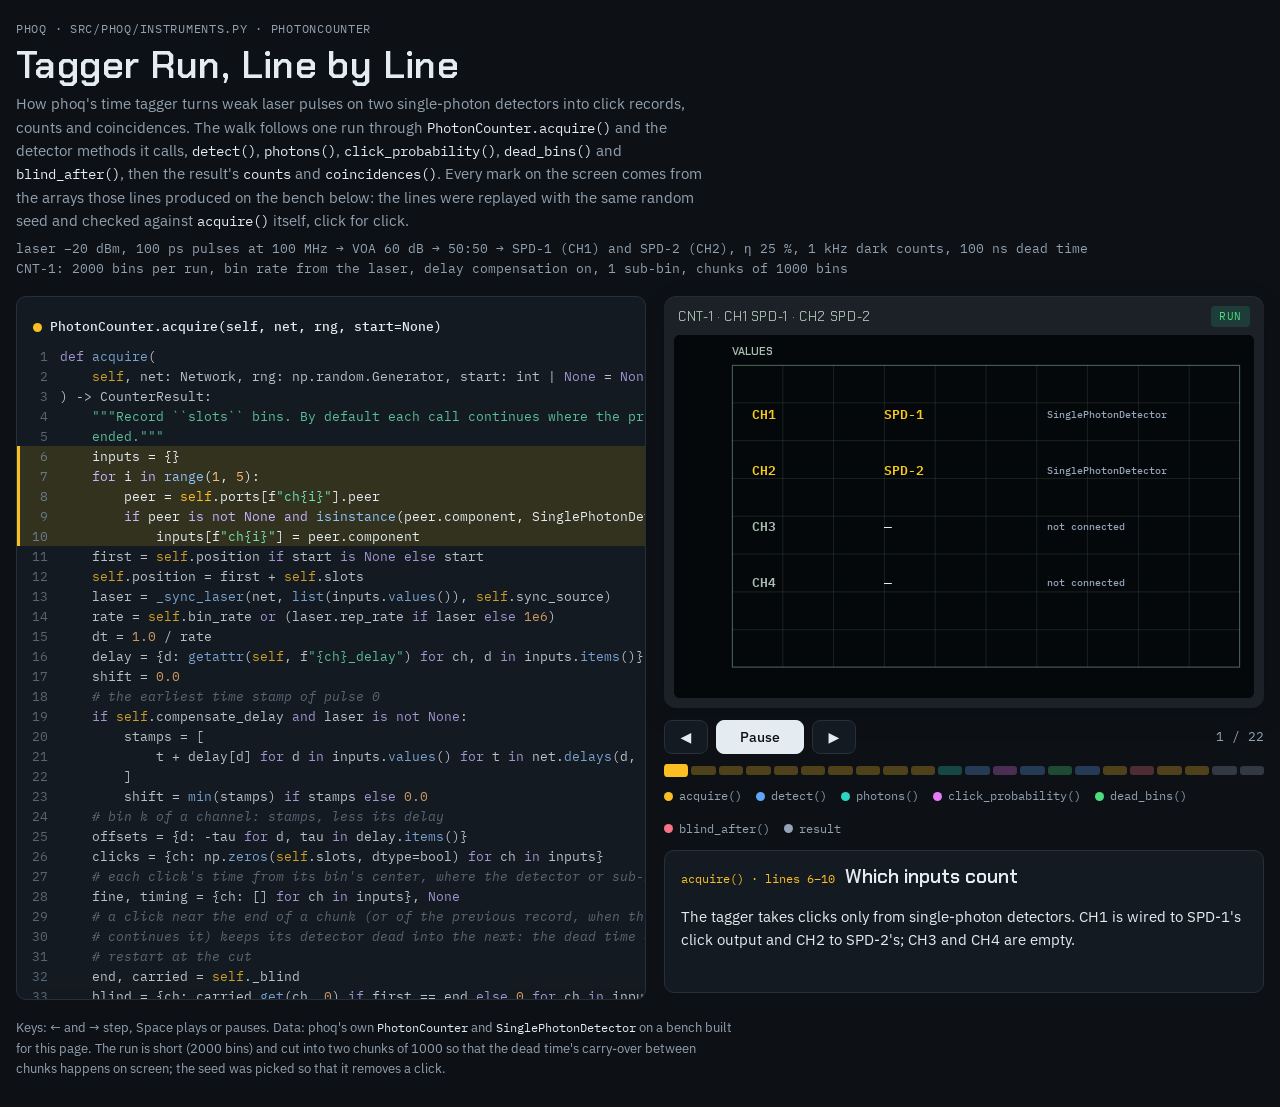
<file: src/phoq/web/walkthroughs/photon-counter.html>
<!doctype html>
<html lang="en">
<head>
<meta charset="utf-8">
<meta name="viewport" content="width=device-width, initial-scale=1, viewport-fit=cover">
<title>Tagger Run, Line by Line</title>
<link rel="preconnect" href="https://fonts.googleapis.com">
<link rel="preconnect" href="https://fonts.gstatic.com" crossorigin>
<link rel="stylesheet" href="https://fonts.googleapis.com/css2?family=Chakra+Petch:wght@500;600&family=IBM+Plex+Mono:wght@400;500&family=IBM+Plex+Sans:wght@400;500;600&display=swap">
<style>
/* Layout: source listing on the left, the tagger's screen and the step's story on the right;
   one column on phones, screen first. Dark theme only, like an instrument's screen. */
:root {
  --bg: #0d1116;
  --panel: #141a21;
  --fg: #e4ebf1;
  --muted: #93a1af;
  --line: #26303b;
  --accent: #facc15;
  --hl: rgba(250, 204, 21, 0.13);
  --m-acquire: #fbbf24;
  --m-detect: #60a5fa;
  --m-photons: #2dd4bf;
  --m-prob: #e879f9;
  --m-dead: #4ade80;
  --m-blind: #fb7185;
  --m-result: #94a3b8;
  --tok-kw: #c4b5fd;
  --tok-str: #6ee7b7;
  --tok-num: #fdba74;
  --tok-com: #6b7a89;
  --tok-fn: #93c5fd;
  --scr-bg: #05080a;
  --scr-bezel: #1b2127;
  --scr-grid: rgba(134, 178, 150, 0.15);
  --scr-axis: rgba(134, 178, 150, 0.45);
  --scr-text: #a9bdb0;
  --scr-strong: #e8efe9;
  --scr-trace: #facc15;
  --scr-2: #22d3ee;
  --scr-3: #f472b6;
  --scr-4: #94a3b8;
  --scr-5: #4ade80;
  --font-display: "Chakra Petch", "Rajdhani", "Segoe UI", system-ui, sans-serif;
  --font-body: "IBM Plex Sans", "Segoe UI", system-ui, -apple-system, sans-serif;
  --font-mono: "IBM Plex Mono", ui-monospace, "SFMono-Regular", Menlo, Consolas, monospace;
  color-scheme: dark;
}
* { box-sizing: border-box; }
body {
  background: var(--bg); color: var(--fg); font-family: var(--font-body); font-size: 15px; line-height: 1.55;
  padding-left: max(16px, env(safe-area-inset-left, 0px));
  padding-right: max(16px, env(safe-area-inset-right, 0px));
  padding-block: 20px 28px;
}
.wrap { max-width: 1440px; margin: 0 auto; display: grid; grid-template-columns: minmax(0, 1fr); gap: 18px; }
header.top { display: grid; grid-template-columns: minmax(0, 1fr); gap: 6px; }
.eyebrow { font-family: var(--font-mono); font-size: 12px; letter-spacing: .06em; color: var(--muted); text-transform: uppercase; }
h1 { font-family: var(--font-display); font-weight: 600; font-size: clamp(26px, 3.4vw, 38px); line-height: 1.1; margin: 0; text-wrap: balance; letter-spacing: .01em; }
.lede { margin: 0; max-width: 78ch; color: var(--muted); }
.lede code, footer code { font-family: var(--font-mono); font-size: .92em; color: var(--fg); }
.bench { font-family: var(--font-mono); font-size: 12.5px; color: var(--muted); margin: 0; max-width: 100%; overflow-x: auto; }

.main { display: grid; grid-template-columns: minmax(0, 1.05fr) minmax(0, 1fr); gap: 18px; align-items: start; }
@media (max-width: 900px) { .main { grid-template-columns: minmax(0, 1fr); } .right { order: -1; } }

.code { background: var(--panel); border: 1px solid var(--line); border-radius: 10px; min-width: 0; overflow: hidden; }
.code-scroll { position: relative; max-height: min(78vh, 860px); overflow: auto; padding: 6px 0 14px; scroll-behavior: smooth; }
@media (max-width: 900px) { .code-scroll { max-height: 46vh; } }
.method { padding-top: 10px; }
.method h2 { margin: 0 0 4px; padding: 4px 16px; font-family: var(--font-mono); font-weight: 500; font-size: 13px; display: flex; align-items: center; gap: 8px; color: var(--muted); }
.method h2 .dot { width: 9px; height: 9px; border-radius: 50%; background: var(--mc); flex: none; }
.method h2 b { color: var(--fg); font-weight: 500; }
[data-m="acquire"] { --mc: var(--m-acquire); }
[data-m="detect"] { --mc: var(--m-detect); }
[data-m="photons"] { --mc: var(--m-photons); }
[data-m="click_probability"] { --mc: var(--m-prob); }
[data-m="dead_bins"] { --mc: var(--m-dead); }
[data-m="blind_after"] { --mc: var(--m-blind); }
[data-m="counts"], [data-m="coincidences"] { --mc: var(--m-result); }
pre { margin: 0; font-family: var(--font-mono); font-size: 12.5px; line-height: 1.6; width: max-content; min-width: 100%; }
.ln { display: grid; grid-template-columns: 3.2em auto; padding-right: 14px; border-left: 3px solid transparent; transition: background .35s ease, border-color .35s ease, opacity .35s ease; }
.ln .no { color: var(--tok-com); text-align: right; padding-right: 1em; user-select: none; }
.ln .tx { white-space: pre; }
.code.active .ln { opacity: .55; }
.code.active .method.cur .ln { opacity: .8; }
.code.active .ln.on, .code.active .method.cur .ln.on { opacity: 1; background: var(--hl); border-left-color: var(--mc); }
.k { color: var(--tok-kw); } .s { color: var(--tok-str); } .n { color: var(--tok-num); } .c { color: var(--tok-com); font-style: italic; } .f { color: var(--tok-fn); } .sf { color: var(--m-acquire); }

.right { display: grid; gap: 12px; min-width: 0; }
.instrument { background: var(--scr-bezel); border-radius: 12px; padding: 10px; box-shadow: 0 1px 0 rgba(255,255,255,.05) inset, 0 8px 24px rgba(0,0,0,.18); }
.instrument .bar { display: flex; justify-content: space-between; align-items: center; gap: 10px; padding: 0 4px 8px; font-family: var(--font-display); color: var(--scr-text); font-size: 13px; letter-spacing: .05em; }
.instrument .bar .run { font-family: var(--font-mono); font-size: 11px; padding: 2px 8px; border-radius: 4px; background: rgba(52, 211, 153, .15); color: var(--scr-5); }
canvas { display: block; width: 100%; aspect-ratio: 16 / 10; max-width: 100%; background: var(--scr-bg); border-radius: 6px; }

.caption { background: var(--panel); border: 1px solid var(--line); border-radius: 10px; padding: 14px 16px 16px; display: grid; gap: 8px; min-height: 9.5em; }
.cap-head { display: flex; align-items: baseline; gap: 10px; flex-wrap: wrap; }
.cap-head .where { font-family: var(--font-mono); font-size: 12px; color: var(--mc, var(--muted)); }
.cap-head h3 { margin: 0; font-family: var(--font-display); font-weight: 600; font-size: 19px; line-height: 1.25; text-wrap: balance; }
.caption p { margin: 0; max-width: 68ch; }
.chips { display: flex; flex-wrap: wrap; gap: 6px; }
.chip { font-family: var(--font-mono); font-size: 12px; padding: 2px 8px; border-radius: 999px; border: 1px solid var(--line); color: var(--muted); font-variant-numeric: tabular-nums; }
.chip b { color: var(--fg); font-weight: 500; }

.controls { display: flex; align-items: center; gap: 8px; flex-wrap: wrap; }
.controls button { font: 500 14px var(--font-body); color: var(--fg); background: var(--panel); border: 1px solid var(--line); border-radius: 8px; padding: 7px 14px; cursor: pointer; min-width: 44px; }
.controls button:hover { border-color: var(--accent); }
.controls button:focus-visible, .seg:focus-visible { outline: 2px solid var(--accent); outline-offset: 2px; }
.controls button.primary { background: var(--fg); color: var(--bg); border-color: var(--fg); min-width: 88px; }
.counter { font-family: var(--font-mono); font-size: 13px; color: var(--muted); font-variant-numeric: tabular-nums; margin-left: auto; }
.track { display: flex; gap: 3px; width: 100%; }
.seg { flex: 1 1 0; height: 9px; border-radius: 3px; background: var(--mc); opacity: .28; border: 0; padding: 0; cursor: pointer; transition: opacity .25s, transform .25s; }
.seg.done { opacity: .6; } .seg.cur { opacity: 1; transform: scaleY(1.45); }
.legend { display: flex; flex-wrap: wrap; gap: 14px; font-family: var(--font-mono); font-size: 12px; color: var(--muted); }
.legend span { display: inline-flex; align-items: center; gap: 6px; }
.legend i { width: 9px; height: 9px; border-radius: 50%; display: inline-block; background: var(--mc); }
footer { color: var(--muted); font-size: 13px; max-width: 90ch; }
@media (prefers-reduced-motion: reduce) { .ln, .seg { transition: none; } .code-scroll { scroll-behavior: auto; } }
body { margin: 0; }
</style>
</head>
<body>

<div class="wrap">
  <header class="top">
    <div class="eyebrow">phoq · src/phoq/instruments.py · PhotonCounter</div>
    <h1>Tagger Run, Line by Line</h1>
    <p class="lede">How phoq's time tagger turns weak laser pulses on two single-photon detectors into click records, counts and coincidences. The walk follows one run through <code>PhotonCounter.acquire()</code> and the detector methods it calls, <code>detect()</code>, <code>photons()</code>, <code>click_probability()</code>, <code>dead_bins()</code> and <code>blind_after()</code>, then the result's <code>counts</code> and <code>coincidences()</code>. Every mark on the screen comes from the arrays those lines produced on the bench below: the lines were replayed with the same random seed and checked against <code>acquire()</code> itself, click for click.</p>
    <pre class="bench">laser −20 dBm, 100 ps pulses at 100 MHz → VOA 60 dB → 50:50 → SPD-1 (CH1) and SPD-2 (CH2), η 25 %, 1 kHz dark counts, 100 ns dead time
CNT-1: 2000 bins per run, bin rate from the laser, delay compensation on, 1 sub-bin, chunks of 1000 bins</pre>
  </header>

  <div class="main">
    <div class="code" id="code" aria-label="Source code of acquire and the methods it calls"><div class="code-scroll" id="codeScroll"></div></div>

    <div class="right">
      <div class="instrument">
        <div class="bar"><span>CNT-1 · CH1 SPD-1 · CH2 SPD-2</span><span class="run" id="scrState">RUN</span></div>
        <canvas id="scr" width="960" height="600" role="img" aria-label="Time-tagger screen showing the effect of the highlighted line"></canvas>
      </div>
      <div class="controls">
        <button id="prev" type="button" aria-label="Previous step">◀</button>
        <button id="play" type="button" class="primary">Pause</button>
        <button id="next" type="button" aria-label="Next step">▶</button>
        <span class="counter" id="counter">1 / 1</span>
      </div>
      <div class="track" id="track" role="tablist" aria-label="Steps"></div>
      <div class="legend">
        <span data-m="acquire"><i></i>acquire()</span>
        <span data-m="detect"><i></i>detect()</span>
        <span data-m="photons"><i></i>photons()</span>
        <span data-m="click_probability"><i></i>click_probability()</span>
        <span data-m="dead_bins"><i></i>dead_bins()</span>
        <span data-m="blind_after"><i></i>blind_after()</span>
        <span data-m="counts"><i></i>result</span>
      </div>
      <div class="caption" id="caption" aria-live="polite">
        <div class="cap-head"><span class="where" id="capWhere"></span><h3 id="capTitle"></h3></div>
        <p id="capBody"></p>
        <div class="chips" id="capChips"></div>
      </div>
    </div>
  </div>
  <footer>Keys: ← and → step, Space plays or pauses. Data: phoq's own <code>PhotonCounter</code> and <code>SinglePhotonDetector</code> on a bench built for this page. The run is short (2000 bins) and cut into two chunks of 1000 so that the dead time's carry-over between chunks happens on screen; the seed was picked so that it removes a click.</footer>
</div>

<script id="data" type="application/json">{"nums":{"rate":100000000.0,"dt":1e-08,"slots":2000,"chunk":1000,"step":1000,"m":1,"first":0,"position_after":2000,"shift":1.4692164137097804e-08,"p_dark":9.999950000166666e-06,"dcr":1000.0,"eff":0.25,"dead_time":1e-07,"dead_bins":10,"hnu":1.2815779723541474e-19,"laser_dbm":-20.0,"voa_db":60.0,"fwhm":1e-10,"nbar1":0.21685426602501542,"nbar2":0.21685426602501542,"p1":0.05277968390866179,"p2":0.05277968390866179,"q1":0.03578242037618477,"q2":0.03578242037618477,"raw":{"ch1":106,"ch2":100},"counts":{"ch1":69,"ch2":69},"coinc":2,"expect_coinc":2.560763215956006,"blind":[{"ch":"ch1","a":0,"b":1000,"in":0,"out":0},{"ch":"ch2","a":0,"b":1000,"in":0,"out":4},{"ch":"ch1","a":1000,"b":2000,"in":0,"out":0},{"ch":"ch2","a":1000,"b":2000,"in":4,"out":0}],"seed":18,"mu_laser":780288.0679691201},"u1":[0.4598,0.3348,0.3301,0.5294,0.6984,0.6247,0.1567,0.9872,0.3429,0.6825,0.5606,0.9092,0.5097,0.8684,0.5404,0.3072,0.4135,0.4512,0.4787,0.3013,0.4966,0.3653,0.4394,0.3458,0.3074,0.7227,0.01255,0.3745,0.8676,0.5687,0.2038,0.1885,0.7913,0.4468,0.0577,0.9448,0.6703,0.3344,0.4287,0.5558,0.8229,0.8274,0.3934,0.8582,0.9946,0.9052,0.3678,0.8977,0.5003,0.1001,0.1261,0.2062,0.633,0.721,0.8078,0.6662,0.4976,0.5617,0.2673,0.3094,0.6715,0.4886,0.5923,0.677,0.11,0.399,0.8843,0.1447,0.3042,0.4077,0.9521,0.00711,0.7698,0.7136,0.1892,0.005886,0.2381,0.6149,0.3748,0.7216,0.9804,0.9624,0.7472,0.7021,0.875,0.8045,0.6321,0.8345,0.4148,0.6822,0.7496,0.7436,0.8581,0.2562,0.2956,0.9778,0.2396,0.548,0.8453,0.6399,0.8142,0.2873,0.2431,0.9012,0.919,0.016,0.4061,0.9457,0.7536,0.221,0.09128,0.5105,0.8474,0.8272,0.01309,0.04234,0.9418,0.2142,0.1265,0.9204,0.6901,0.196,0.8482,0.3964,0.3379,0.701,0.5406,0.8813,0.03786,0.6257,0.6112,0.9158,0.4808,0.9548,0.4454,0.4606,0.6364,0.9174,0.7303,0.2751,0.6466,0.1304,0.9248,0.1095,0.6964,0.7875,0.6024,0.7189,0.9761,0.104,0.1239,0.7864,0.9623,0.3295,0.2856,0.2441,0.8554,0.174,0.9766,0.1271,0.7991,0.7445,0.07253,0.835,0.5077,0.6575,0.2481,0.01482,0.4187,0.05417,0.1281,0.8428,0.6899,0.5566,0.7225,0.8644,0.07413,0.03253,0.6144,0.1811,0.4436,0.126,0.2618,0.5546,0.9048,0.3021,0.6541,0.8506,0.6056,0.03404,0.3932,0.2613,0.1143,0.5082,0.1493,0.9351,0.6085,0.7752,0.1577,0.421,0.8081,0.8009,0.1889,0.4267,0.906,0.2548,0.5399,0.5142,0.142,0.7869,0.8797,0.06449,0.2838,0.9584,0.6257,0.3104,0.3737,0.9493,0.2812,0.6741,0.3163,0.677,0.1989,0.6408,0.7939,0.0979,0.4316,0.7127,0.2442,0.1135,0.9886,0.8311,0.8946,0.2347,0.843,0.5728,0.7931,0.3738,0.2523,0.6103,0.5203,0.1447,0.8831,0.05392,0.1102,0.8463,0.6343,0.4421,0.2659,0.2148,0.9913,0.2639,0.5024,0.2775,0.8627,0.1124,0.8486,0.635,0.3334,0.571,0.4142,0.3063,0.7501,0.7065,0.3391,0.5021,0.3675,0.971,0.4723,0.2597,0.7731,0.6538,0.9506,0.5831,0.07085,0.6748,0.9542,0.09288,0.1464,0.7445,0.2223,0.7417,0.7612,0.5363,0.9291,0.9844,0.7604,0.3324,0.0372,0.4944,0.8319,0.2556,0.6922,0.8914,0.771,0.6379,0.7925,0.8824,0.01952,0.7694,0.7818,0.741,0.05515,0.5359,0.4956,0.5108,0.8389,0.4974,0.1111,0.05584,0.8853,0.4577,0.7801,0.2621,0.9409,0.9395,0.2181,0.8071,0.8151,0.5131,0.9433,0.8217,0.8172,0.8059,0.8408,0.8123,0.4648,0.8642,0.6517,0.9553,0.9605,0.7449,0.02941,0.9039,0.7688,0.1311,0.585,0.544,0.5628,0.9711,0.6813,0.9753,0.4449,0.6737,0.008221,0.8252,0.2467,0.2883,0.1231,0.716,0.6851,0.3409,0.8646,0.5645,0.7363,0.6868,0.7904,0.2061,0.1803,0.3775,0.04126,0.6268,0.3047,0.2232,0.4324,0.5656,0.05813,0.8796,0.7477,0.1733,0.791,0.09252,0.7125,0.09649,0.02851,0.4157,0.7191,0.06354,0.8515,0.07234,0.1927,0.1142,0.03179,0.2477,0.3954,0.4812,0.9106,0.5025,0.04305,0.6711,0.913,0.2668,0.9712,0.7423,0.9239,0.5099,0.008242,0.4923,0.2807,0.4639,0.6398,0.283,0.6701,0.4286,0.7304,0.3228,0.3182,0.1832,0.9494,0.4477,0.9,0.8095,0.5217,0.299,0.9281,0.3886,0.4876,0.7094,0.3405,0.3325,0.2605,0.5679,0.9002,0.6438,0.2891,0.03194,0.4703,0.4409,0.1709,0.8085,0.9712,0.02552,0.2547,0.4077,0.8246,0.9397,0.2394,0.2653,0.2581,0.2355,0.9177,0.3452,0.1005,0.3873,0.7959,0.02342,0.2864,0.482,0.6789,0.3557,0.9729,0.7852,0.3566,0.1616,0.7203,0.1218,0.7206,0.07974,0.4862,0.01059,0.9712,0.3883,0.7495,0.534,0.6958,0.3044,0.4213,0.5579,0.9374,0.9288,0.8052,0.2703,0.5247,0.9985,0.07298,0.6987,0.4053,0.4299,0.3145,0.01247,0.432,0.9835,0.871,0.3687,0.3401,0.5409,0.1895,0.9801,0.358,0.6868,0.2931,0.1957,0.7853,0.4752,0.8442,0.08828,0.7115,0.4015,0.9839,0.2882,0.8843,0.9235,0.6472,0.1834,0.02544,0.8698,0.05776,0.5375,0.4696,0.7808,0.8321,0.08871,0.1703,0.8634,0.1698,0.8733,0.7709,0.9758,0.974,0.8346,0.8651,0.05047,0.6083,0.4923,0.5562,0.9169,0.3791,0.9707,0.9417,0.09676,0.7603,0.7224,0.5846,0.4995,0.7607,0.2401,0.5704,0.9957,0.02632,0.4552,0.5039,0.2302,0.8336,0.9759,0.2827,0.2536,0.1893,0.9716,0.07151,0.03055,0.2935,0.7152,0.4836,0.9522,0.4188,0.5173,0.3953,0.332,0.4961,0.8955,0.02187,0.6237,0.2476,0.4257,0.4715,0.5706,0.6353,0.2772,0.5401,0.64,0.6443,0.7921,0.3191,0.9489,0.6323,0.5848,0.1107,0.04813,0.4709,0.2208,0.7052,0.0008423,0.3364,0.2662,0.4867,0.9962,0.3566,0.3967,0.656,0.1943,0.8589,0.9511,0.3776,0.04129,0.4854,0.2445,0.9031,0.2906,0.8317,0.6107,0.2113,0.2925,0.2202,0.5365,0.7303,0.6915,0.09297,0.3878,0.8788,0.6621,0.03246,0.2076,0.8543,0.3558,0.7534,0.9711,0.01725,0.1413,0.441,0.871,0.4187,0.3538,0.5463,0.9908,0.7777,0.4005,0.3042,0.6805,0.7028,0.2143,0.3255,0.4186,0.2717,0.456,0.4834,0.7477,0.9602,0.725,0.2137,0.4622,0.6677,0.9508,0.5073,0.2609,0.7429,0.3488,0.7628,0.4195,0.7728,0.01103,0.3226,0.3672,0.3313,0.748,0.2775,0.5845,0.7202,0.2129,0.8363,0.4924,0.695,0.1719,0.7315,0.0582,0.4978,0.6975,0.7086,0.5202,0.4842,0.2058,0.9605,0.04593,0.08198,0.5838,0.2575,0.712,0.1692,0.0312,0.3345,0.2136,0.8947,0.2345,0.784,0.1115,0.9866,0.3954,0.4746,0.228,0.2632,0.1683,0.7712,0.8662,0.00623,0.6352,0.0311,0.7305,0.732,0.375,0.7904,0.1399,0.8407,0.4175,0.922,0.4038,0.213,0.8757,0.1291,0.1186,0.06842,0.1299,0.02259,0.7287,0.5799,0.1983,0.6125,0.5547,0.563,0.06598,0.07944,0.3533,0.6941,0.2989,0.02883,0.02176,0.7882,0.05489,0.9427,0.5333,0.008195,0.7261,0.362,0.4445,0.8796,0.5404,0.9656,0.09117,0.7148,0.4579,0.934,0.6618,0.3738,0.2773,0.7988,0.1167,0.03784,0.4058,0.4479,0.2644,0.566,0.7461,0.4084,0.3902,0.07404,0.3011,0.6326,0.6051,0.3747,0.8615,0.4648,0.7147,0.2279,0.3957,0.6721,0.8044,0.7054,0.9514,0.2549,0.9869,0.8482,0.1496,0.2545,0.5646,0.2439,0.2101,0.173,0.8608,0.1056,0.1365,0.1301,0.9005,0.5352,0.992,0.09037,0.9133,0.9054,0.7889,0.3565,0.4789,0.4718,0.1409,0.8901,0.699,0.9244,0.7928,0.4856,0.8872,0.9066,0.5368,0.573,0.7196,0.4585,0.5019,0.03531,0.7631,0.1541,0.7563,0.7725,0.4221,0.2565,0.137,0.1484,0.8272,0.4491,0.5619,0.9546,0.1093,0.1642,0.2195,0.4404,0.5655,0.8708,0.3643,0.7111,0.744,0.3591,0.4931,0.5159,0.8561,0.4979,0.02933,0.06364,0.02857,0.7416,0.4779,0.5195,0.4731,0.5127,0.2553,0.036,0.7053,0.5519,0.6532,0.2901,0.8571,0.8391,0.9132,0.9411,0.4727,0.1609,0.8935,0.9904,0.01381,0.4551,0.08564,0.7106,0.1986,0.1377,0.237,0.3004,0.858,0.9459,0.1783,0.05361,0.1538,0.75,0.01435,0.8262,0.8395,0.6395,0.8873,0.4601,0.4245,0.3062,0.006678,0.3299,0.1197,0.424,0.9282,0.4344,0.9599,0.9743,0.1043,0.07405,0.4332,0.4416,0.9836,0.5011,0.2763,0.8256,0.05637,0.7813,0.6757,0.6881,0.03209,0.9475,0.1578,0.5409,0.6914,0.7551,0.2513,0.05266,0.796,0.8287,0.1062,0.6852,0.1047,0.09348,0.4901,0.3509,0.6462,0.8594,0.3734,0.9894,0.9477,0.5576,0.2735,0.2998,0.2115,0.6177,0.1078,0.1733,0.2004,0.8785,0.4063,0.9973,0.8032,0.3452,0.2565,0.6073,0.9086,0.4436,0.3491,0.357,0.3223,0.3618,0.2003,0.6766,0.8184,0.8439,0.6774,0.9066,0.2695,0.4964,0.7607,0.6303,0.6318,0.7448,0.4147,0.8884,0.496,0.222,0.508,0.4206,0.002486,0.468,0.4142,0.1766,0.849,0.253,0.3082,0.7498,0.1019,0.7226,0.8598,0.4805,0.4655,0.5895,0.7221,0.1255,0.7909,0.3465,0.07932,0.1201,0.4591,0.1223,0.5511,0.1561,0.7843,0.8749,0.8431,0.6237,0.9707,0.1488,0.9876,0.02965,0.1249,0.4997,0.526,0.8236,0.8512,0.01022,0.2542,0.01353,0.2482,0.6759,0.3968,0.7841,0.7094,0.08335,0.3572,0.1342,0.5512,0.8231,0.7688,0.6403,0.9486,0.1317,0.4892,0.7418,0.07445,0.7903,0.6688,0.836,0.2256,0.9305,0.4627,0.3415,0.8315,0.3592,0.9588,0.3054,0.4608,0.2296,0.7784,0.3977,0.6381,0.08061,0.08042,0.06122,0.4199,0.9705,0.7161,0.07758,0.2008,0.3113,0.6028,0.08619,0.5652,0.1991,0.3034,0.2268,0.1106,0.7119,0.205,0.9004,0.8784,0.5815,0.02038,0.6819,0.221,0.4246,0.0009189,0.5101,0.2573,0.7728,0.969,0.9911,0.5611,0.8171,0.5356,0.8479,0.7282,0.2861,0.2445,0.1474,0.06317,0.7777,0.7447,0.2314,0.5764,0.3844,0.5721,0.6697,0.3252,0.8807,0.8402,0.8925,0.5477,0.4588,0.5111,0.4819,0.9316,0.7933,0.8805,0.2103,0.2126,0.9869,0.1174,0.6841,0.4509,0.2931,0.7865,0.9287,0.224,0.7605,0.8629,0.3791,0.1644,0.1409,0.5898,0.08249,0.5493,0.1398,0.8552,0.8251,0.4771,0.06053,0.2685,0.6917,0.412,0.4334,0.4507,0.2702,0.6453,0.2648,0.1785,0.3235,0.1747,0.9677,0.3793,0.467,0.2663,0.6172,0.3513,0.8138,0.3035,0.4574,0.9671,0.2764,0.4279,0.05374,0.7224,0.9666,0.1875,0.07127,0.625,0.8126,0.2856,0.1566,0.8079,0.5661,0.4027,0.739,0.4575,0.7388,0.5856,0.1157,0.8996,0.1378,0.9568,0.8283,0.2238,0.2863,0.9499,0.3326,0.2635,0.4871,0.152,0.8198,0.04873,0.8407,0.5434,0.2488,0.8535,0.312,0.8305,0.04627,0.1989,0.71,0.3524,0.6963,0.7519,0.6945,0.6175,0.7216,0.1261,0.149,0.9002,0.1811,0.8766,0.1714,0.7867,0.7436,0.8797,0.1791,0.9943,0.4157,0.2494,0.2393,0.7879,0.4999,0.8357,0.4841,0.354,0.5431,0.7984,0.2645,0.181,0.05871,0.5596,0.6624,0.844,0.4727,0.165,0.8416,0.885,0.7572,0.01852,0.888,0.3485,0.3844,0.01748,0.01811,0.9615,0.1275,0.6036,0.3525,0.7318,0.01669,0.8315,0.8677,0.3874,0.434,0.05021,0.8106,0.05801,0.9411,0.785,0.5326,0.006207,0.4417,0.3483,0.5809,0.5231,0.4867,0.03857,0.4461,0.2708,0.3056,0.3309,0.6521,0.3932,0.1295,0.3744,0.4454,0.8101,0.2128,0.4758,0.7362,0.9022,0.4521,0.7488,0.6922,0.25,0.73,0.3829,0.5567,0.6447,0.9319,0.904,0.2573,0.1248,0.7135,0.9018,0.6468,0.2094,0.924,0.8512,0.03153,0.06285,0.5814,0.003434,0.7402,0.6481,0.5508,0.02417,0.4661,0.7593,0.9111,0.03932,0.4624,0.006321,0.3648,0.8192,0.3557,0.02924,0.5069,0.6335,0.4538,0.426,0.8016,0.985,0.9334,0.1764,0.8654,0.9889,0.5162,0.01067,0.1655,0.001881,0.7088,0.7271,0.0796,0.23,0.3625,0.7124,0.01943,0.738,0.7639,0.4008,0.5074,0.5855,0.2932,0.662,0.08303,0.2512,0.212,0.7503,0.7631,0.369,0.9277,0.9179,0.7378,0.4497,0.1851,0.2477,0.04756,0.5007,0.3004,0.5556,0.7734,0.6939,0.9196,0.5425,0.7269,0.9342,0.8526,0.5765,0.6179,0.1923,0.7488,0.4451,0.1072,0.3906,0.3784,0.1189,0.9156,0.466,0.9061,0.5401,0.3426,0.7045,0.7659,0.4047,0.433,0.3615,0.5526,0.6569,0.5155,0.2964,0.4129,0.8225,0.9605,0.4762,0.1476,0.4476,0.6581,0.09441,0.3602,0.6542,0.04148,0.4437,0.1356,0.5857,0.5983,0.7381,0.3332,0.8785,0.5839,0.04802,0.5986,0.3703,0.1997,0.3464,0.8081,0.5685,0.9076,0.5198,0.3858,0.7733,0.4254,0.01908,0.5911,0.3295,0.05952,0.7534,0.4385,0.657,0.3548,0.8293,0.2018,0.8596,0.8668,0.1479,0.2388,0.9436,0.4092,0.4626,0.6291,0.000542,0.9761,0.3416,0.3028,0.4566,0.2366,0.03473,0.6241,0.8884,0.3769,0.05406,0.4711,0.2222,0.1924,0.133,0.2746,0.9842,0.04823,0.1369,0.2279,0.2162,0.3746,0.8303,0.5174,0.358,0.5923,0.9513,0.8288,0.2452,0.2223,0.8214,0.1644,0.2651,0.9051,0.9137,0.3965,0.9254,0.9944,0.7157,0.07871,0.7576,0.9922,0.8459,0.7656,0.8901,0.3258,0.6564,0.6861,0.6829,0.2726,0.275,0.497,0.9529,0.3851,0.6778,0.5708,0.4112,0.4136,0.7386,0.7458,0.8393,0.8187,0.2458,0.5813,0.7277,0.7287,0.3446,0.4827,0.7995,0.7929,0.5375,0.2313,0.9594,0.5683,0.7795,0.5534,0.8121,0.431,0.1395,0.9884,0.7875,0.6405,0.8767,0.7343,0.5703,0.2366,0.475,0.9521,0.5227,0.9224,0.4716,0.9732,0.4242,0.8477,0.7645,0.3076,0.7588,0.8873,0.4172,0.542,0.2521,0.4551,0.1602,0.9012,0.5102,0.1089,0.5186,0.9475,0.2047,0.7898,0.9333,0.1003,0.8545,0.6136,0.447,0.8432,0.7725,0.3628,0.05627,0.8255,0.8955,0.9739,0.2735,0.4163,0.9157,0.4466,0.5873,0.2224,0.006597,0.6714,0.7058,0.2983,0.8145,0.01455,0.2963,0.8856,0.4996,0.1007,0.6512,0.4026,0.03235,0.4924,0.7301,0.4054,0.1608,0.4572,0.6959,0.6552,0.1627,0.4099,0.644,0.9247,0.984,0.4068,0.804,0.4901,0.2103,0.969,0.577,0.2047,0.7693,0.9277,0.5559,0.4783,0.6741,0.01073,0.3587,0.3682,0.9869,0.09244,0.4304,0.6568,0.8974,0.7033,0.1038,0.06328,0.05074,0.7427,0.8888,0.1865,0.8762,0.5986,0.3258,0.4124,0.4381,0.7388,0.6167,0.9928,0.6579,0.1131,0.676,0.6995,0.6289,0.1874,0.4943,0.6179,0.9998,0.2534,0.8586,0.5436,0.9376,0.2931,0.03344,0.4663,0.9908,0.2087,0.224,0.7177,0.2609,0.678,0.9155,0.3973,0.97,0.7453,0.5056,0.1894,0.6196,0.1759,0.5145,0.1009,0.1078,0.0004864,0.677,0.1297,0.3094,0.7864,0.6935,0.4446,0.6347,0.00671,0.7521,0.4521,0.1841,0.9542,0.6247,0.3743,0.7644,0.6095,0.4826,0.7547,0.5874,0.9894,0.1841,0.4625,0.08146,0.3869,0.9012,0.05895,0.2299,0.6618,0.7686,0.506,0.964,0.8371,0.8109,0.3951,0.8827,0.5513,0.05224,0.2121,0.05158,0.08464,0.2053,0.4649,0.9493,0.6168,0.4276,0.473,0.8267,0.9485,0.9436,0.2231,0.4248,0.1761,0.3088,0.08918,0.5036,0.1207,0.6155,0.4278,0.601,0.818,0.472,0.7355,0.6342,0.8453,0.8152,0.899,0.2729,0.5495,0.5064,0.7274,0.603,0.1535,0.4616,0.5356,0.332,0.004997,0.2125,0.5696,0.1513,0.5898,0.9151,0.5915,0.3265,0.08177,0.2152,0.4327,0.06148,0.08364,0.4019,0.06625,0.4394,0.4885,0.96,0.928,0.9679,0.05979,0.3849,0.3483,0.9827,0.8004,0.9011,0.8377,0.6711,0.897,0.7585,0.7416,0.5857,0.1254,0.8083,0.2896,0.9312,0.8077,0.95,0.1111,0.5218,0.6411,0.9935,0.9981,0.114,0.1025,0.2458,0.1811,0.9284,0.5797,0.5653,0.1887,0.829,0.3759,0.4414,0.002369,0.731,0.1296,0.8615,0.4216,0.3503,0.6445,0.6871,0.2095,0.4654,0.3281,0.1606,0.8077,0.702,0.5447,0.2726,0.6038,0.2435,0.5459,0.09955,0.6055,0.4404,0.769,0.1216,0.5853,0.6109,0.002879,0.5012,0.5959,0.5607,0.5932,0.8819,0.07035,0.9751,0.3211,0.558,0.7411,0.2617,0.9906,0.2197,0.4037,0.5597,0.1514,0.3923,0.3436,0.2139,0.8192,0.8122,0.7035,0.5031,0.3823,0.9373,0.6941,0.6431,0.1893,0.6629,0.2556,0.4908,0.951,0.9112,0.3208,0.4561,0.6259,0.1384,0.8453,0.5255,0.1066,0.3812,0.5322,0.03586,0.7817,0.3864,0.6364,0.5739,0.7158,0.8277,0.9898,0.6657,0.9607,0.9855,0.3386,0.05184,0.05833,0.2491,0.4407,0.5288,0.7896,0.6368,0.1476,0.9835,0.2668,0.813,0.1527,0.3956,0.7724,0.1067,0.5967,0.5733,0.6583,0.6261,0.3532,0.5841,0.5907,0.4056,0.04446,0.3817,0.02079,0.1154,0.653,0.08571,0.7769,0.01066,0.4235,0.9122,0.5796,0.8797,0.6105,0.5383,0.6614,0.1469,0.3047,0.8077,0.2222,0.118,0.994,0.03303,0.7608,0.6008,0.2852,0.5522,0.4003,0.8751,0.1705,0.575,0.6336,0.7256,0.4357,0.3019,0.9257,0.3376,0.1289,0.6538,0.4403,0.7831,0.4508,0.6772,0.176,0.5156,0.6923,0.729,0.1246,0.005284,0.1556,0.05824,0.4836,0.2303,0.9491,0.61,0.4837,0.02459,0.7892,0.9189,0.9078,0.8618,0.1236,0.5399,0.7119,0.3878,0.3972,0.6889,0.8506,0.6614,0.886,0.332,0.745,0.742,0.1512,0.7098,0.5997,0.6135,0.4921,0.958,0.7014,0.5715,0.658,0.8279,0.8432,0.9653,0.4571,0.4095,0.5533,0.7131,0.7323,0.644,0.5866,0.8215,0.4914,0.604,0.3926,0.341,0.1145,0.09481,0.2155,0.2184,0.4326,0.9483,0.9691,0.6574,0.7302,0.2304,0.004831,0.1815,0.8193,0.5524,0.0686,0.6362,0.3295,0.4628,0.47,0.7735,0.9318,0.9756,0.9655,0.3101,0.4063,0.8918,0.6974,0.981,0.1392,0.4926,0.6267,0.6899,0.6054,0.4394,0.6643,0.6544,0.551,0.7267,0.3898,0.6741],"u2":[0.1787,0.04586,0.4636,0.6131,0.2599,0.406,0.4991,0.1492,0.9884,0.9224,0.6198,0.2004,0.402,0.8236,0.8284,0.9005,0.02564,0.3073,0.3628,0.9032,0.5318,0.6769,0.7742,0.7122,0.2384,0.4264,0.7933,0.2048,0.5624,0.06087,0.2001,0.2065,0.7927,0.2858,0.4861,0.4748,0.1609,0.7003,0.9647,0.6368,0.8121,0.2487,0.6179,0.07066,0.8151,0.6806,0.3691,0.9359,0.2764,0.5209,0.5108,0.3749,0.1692,0.4719,0.4446,0.2225,0.09631,0.2345,0.656,0.5677,0.1616,0.07735,0.983,0.118,0.5833,0.07354,0.8095,0.4933,0.8555,0.8563,0.5884,0.6664,0.7379,0.229,0.7154,0.9594,0.4265,0.9143,0.7685,0.633,0.2601,0.4689,0.4334,0.1007,0.4807,0.8647,0.8102,0.8653,0.8269,0.6492,0.6071,0.2207,0.8852,0.4025,0.4139,0.2613,0.4169,0.08427,0.6467,0.1174,0.3125,0.6894,0.8341,0.228,0.9308,0.992,0.4305,0.03211,0.6603,0.8657,0.47,0.05897,0.5381,0.1579,0.9933,0.3904,0.3617,0.937,0.9748,0.2,0.4651,0.1406,0.9406,0.529,0.9103,0.5806,0.4404,0.7704,0.3851,0.4499,0.5596,0.512,0.6408,0.2094,0.6294,0.702,0.09483,0.6648,0.7671,0.1773,0.4431,0.08475,0.2602,0.8488,0.4323,0.1612,0.9407,0.5485,0.7037,0.6305,0.3496,0.3207,0.4684,0.4896,0.2857,0.9624,0.7969,0.1155,0.2024,0.8109,0.1952,0.8707,0.5907,0.4698,0.01926,0.02507,0.852,0.4081,0.2753,0.2384,0.4974,0.8521,0.5064,0.7769,0.1071,0.02519,0.5285,0.3426,0.9167,0.07191,0.2146,0.9664,0.1444,0.9295,0.7086,0.8134,0.2077,0.07469,0.607,0.7295,0.5258,0.8684,0.2442,0.9256,0.5484,0.5063,0.5784,0.07488,0.5276,0.08527,0.6532,0.1401,0.5214,0.8504,0.1889,0.3901,0.6238,0.6687,0.3074,0.3703,0.6311,0.1004,0.355,0.513,0.6797,0.1099,0.4717,0.2397,0.3022,0.0962,0.3277,0.1019,0.4445,0.2623,0.9975,0.1335,0.09403,0.8646,0.1439,0.1114,0.9149,0.249,0.1383,0.9473,0.3818,0.6567,0.0726,0.745,0.2684,0.8276,0.09002,0.5168,0.9108,0.8272,0.7622,0.1798,0.6041,0.4635,0.5094,0.2975,0.4292,0.1323,0.7756,0.6396,0.8443,0.6529,0.1641,0.21,0.08925,0.8749,0.6271,0.7371,0.2445,0.4122,0.4148,0.171,0.2762,0.4178,0.7802,0.767,0.7747,0.176,0.3987,0.9094,0.3738,0.1193,0.9711,0.6217,0.3011,0.1185,0.5121,0.6276,0.08035,0.3304,0.5452,0.561,0.8688,0.6205,0.349,0.6459,0.5348,0.6418,0.5625,0.7572,0.3447,0.1952,0.1162,0.9147,0.578,0.3763,0.3276,0.06706,0.1681,0.872,0.6071,0.8067,0.01329,0.1729,0.5762,0.769,0.1322,0.7906,0.9445,0.7179,0.4718,0.3911,0.5161,0.8471,0.3898,0.008963,0.9897,0.8879,0.1472,0.6901,0.3888,0.6625,0.3359,0.3303,0.3301,0.7165,0.1359,0.09502,0.1269,0.1079,0.6575,0.9311,0.6368,0.8454,0.8523,0.17,0.6158,0.3428,0.5909,0.3788,0.09287,0.0965,0.2419,0.5022,0.7739,0.9446,0.1982,0.7603,0.9631,0.7761,0.3263,0.8754,0.04307,0.609,0.01013,0.5389,0.1124,0.4614,0.2631,0.4853,0.7464,0.3434,0.3766,0.02045,0.3928,0.242,0.3217,0.6537,0.2647,0.6006,0.2496,0.4788,0.1405,0.06763,0.8566,0.1857,0.3664,0.1484,0.5471,0.5899,0.2195,0.8017,0.7199,0.7925,0.4275,0.632,0.4601,0.9014,0.9449,0.161,0.5269,0.4707,0.8031,0.5436,0.3463,0.103,0.8443,0.7069,0.9992,0.4257,0.1241,0.4468,0.7432,0.6903,0.7014,0.693,0.1205,0.4865,0.3111,0.336,0.986,0.3486,0.2243,0.9233,0.3446,0.398,0.7161,0.4512,0.6202,0.66,0.8994,0.347,0.309,0.3825,0.5742,0.3633,0.4994,0.03941,0.9155,0.2391,0.01571,0.7706,0.5519,0.6952,0.6062,0.2126,0.8823,0.7963,0.2199,0.5441,0.01305,0.2454,0.3097,0.4725,0.5033,0.1154,0.1921,0.6456,0.07874,0.2112,0.812,0.4679,0.4018,0.2238,0.1137,0.6588,0.04891,0.4475,0.9179,0.9623,0.2398,0.2256,0.1774,0.6289,0.474,0.2968,0.06267,0.449,0.9144,0.9229,0.5119,0.766,0.3474,0.3845,0.1976,0.1237,0.4345,0.005173,0.4555,0.265,0.6143,0.8793,0.2607,0.9501,0.08006,0.1513,0.1135,0.8326,0.2542,0.408,0.51,0.6496,0.2862,0.2902,0.1817,0.8958,0.5814,0.01218,0.4976,0.8862,0.2702,0.8089,0.4791,0.5164,0.3706,0.4367,0.2873,0.158,0.2705,0.9617,0.5078,0.2122,0.7277,0.9863,0.78,0.4628,0.7472,0.5661,0.5014,0.3069,0.7108,0.4337,0.1065,0.9641,0.4143,0.8084,0.6549,0.03514,0.6283,0.8501,0.8014,0.8732,0.8432,0.104,0.1936,0.2654,0.04907,0.4299,0.3678,0.1191,0.7954,0.319,0.2726,0.282,0.3399,0.4483,0.3404,0.8972,0.4547,0.04025,0.1637,0.8814,0.9924,0.0218,0.699,0.5586,0.9639,0.742,0.5591,0.8996,0.2218,0.08436,0.5585,0.4519,0.5721,0.1545,0.2511,0.7537,0.935,0.7845,0.4219,0.2501,0.8925,0.6502,0.2238,0.9477,0.8993,0.6791,0.8484,0.2804,0.5759,0.9518,0.2291,0.02323,0.6477,0.8641,0.7757,0.4127,0.6499,0.6579,0.7174,0.201,0.09522,0.4918,0.3395,0.08396,0.8119,0.8837,0.6542,0.6763,0.3073,0.9818,0.1861,0.1369,0.3561,0.7494,0.6348,0.4899,0.1158,0.6328,0.929,0.8326,0.6431,0.5473,0.9275,0.6417,0.5788,0.1274,0.08664,0.3706,0.5219,0.896,0.6876,0.6123,0.5907,0.6715,0.8367,0.9407,0.3774,0.2687,0.175,0.3897,0.4951,0.3869,0.3225,0.506,0.5199,0.5302,0.0919,0.05285,0.7968,0.4092,0.6183,0.4604,0.6723,0.7795,0.9124,0.4936,0.9319,0.7584,0.897,0.1041,0.7604,0.5414,0.8328,0.831,0.1507,0.1469,0.3911,0.806,0.1621,0.287,0.8543,0.05897,0.3102,0.04238,0.1369,0.8755,0.05521,0.5734,0.8467,0.5928,0.9044,0.8924,0.517,0.05223,0.442,0.1345,0.03318,0.1252,0.03201,0.3105,0.1096,0.9524,0.5249,0.2421,0.1149,0.7053,0.3681,0.4637,0.8637,0.5231,0.565,0.02843,0.2188,0.3696,0.5494,0.2665,0.6048,0.5638,0.281,0.4634,0.06901,0.7413,0.9005,0.9792,0.2767,0.4242,0.8725,0.7434,0.8477,0.4599,0.6494,0.1997,0.4933,0.3824,0.6184,0.5672,0.5478,0.5233,0.3085,0.9041,0.3651,0.6612,0.6885,0.08628,0.1128,0.5308,0.3197,0.942,0.5661,0.02663,0.1346,0.2141,0.1056,0.8759,0.4937,0.9302,0.3606,0.7055,0.2186,0.2361,0.8534,0.4268,0.5468,0.7102,0.1122,0.1563,0.8395,0.6562,0.009929,0.8384,0.4629,0.272,0.0189,0.132,0.952,0.03815,0.8347,0.8053,0.9098,0.2881,0.1593,0.9984,0.02945,0.2223,0.2662,0.1897,0.9485,0.4047,0.7116,0.4824,0.4401,0.4498,0.7418,0.7761,0.2158,0.7716,0.722,0.7129,0.5358,0.1906,0.9082,0.4395,0.2392,0.9852,0.2726,0.784,0.4584,0.04999,0.3491,0.2976,0.8014,0.9391,0.06678,0.5929,0.2149,0.9514,0.7631,0.167,0.2326,0.7328,0.4206,0.6707,0.9442,0.8715,0.3017,0.1036,0.8205,0.512,0.9734,0.03006,0.6913,0.06471,0.04345,0.9482,0.2714,0.8079,0.751,0.3166,0.8143,0.8042,0.5947,0.929,0.05539,0.8821,0.4547,0.7183,0.6046,0.08171,0.2762,0.6976,0.7809,0.2536,0.1824,0.0921,0.3875,0.2589,0.2023,0.4621,0.5052,0.2896,0.2201,0.1201,0.3499,0.888,0.1795,0.3756,0.646,0.6918,0.6972,0.6136,0.2373,0.658,0.2852,0.9996,0.3119,0.813,0.4887,0.659,0.6381,0.1171,0.3701,0.3405,0.396,0.005434,0.6364,0.8036,0.03819,0.1173,0.6376,0.6809,0.5529,0.2583,0.793,0.335,0.2493,0.1378,0.5925,0.5253,0.7467,0.4848,0.7657,0.2238,0.6564,0.1131,0.3208,0.4225,0.1099,0.1089,0.8567,0.5516,0.5577,0.1211,0.9977,0.1799,0.3593,0.2122,0.2025,0.7566,0.8229,0.7122,0.1813,0.186,0.8648,0.2185,0.7338,0.1211,0.8429,0.4455,0.06373,0.5221,0.3872,0.1177,0.186,0.3984,0.02227,0.3674,0.2554,0.2159,0.3596,0.5287,0.6608,0.4357,0.1039,0.7915,0.7123,0.04613,0.962,0.711,0.2694,0.403,0.433,0.5821,0.2825,0.9158,0.04648,0.3819,0.563,0.7041,0.4304,0.05777,0.00668,0.05843,0.6334,0.5909,0.4293,0.1933,0.9607,0.3029,0.5634,0.01032,0.3646,0.2641,0.1177,0.5659,0.1065,0.9062,0.3979,0.01746,0.3648,0.6432,0.2134,0.6215,0.9653,0.3427,0.3106,0.1039,0.8248,0.1464,0.1273,0.4019,0.4338,0.8978,0.6795,0.4249,0.2386,0.8836,0.3846,0.4475,0.2952,0.09765,0.1583,0.5121,0.1215,0.5067,0.2412,0.564,0.6044,0.7034,0.01167,0.3578,0.2238,0.9498,0.04361,0.9426,0.8841,0.1457,0.4567,0.01495,0.6856,0.7609,0.6496,0.8579,0.05296,0.3248,0.1499,0.3334,0.8347,0.7584,0.7458,0.8783,0.4074,0.6902,0.9664,0.4357,0.1042,0.3839,0.3695,0.63,0.3342,0.7778,0.7057,0.2588,0.7834,0.04059,0.2222,0.6008,0.266,0.5541,0.1088,0.8186,0.2328,0.6822,0.3538,0.06653,0.1237,0.5395,0.8352,0.986,0.9291,0.9816,0.04559,0.5307,0.7493,0.2934,0.2492,0.1701,0.6585,0.6711,0.4445,0.1591,0.4011,0.1279,0.03029,0.07604,0.744,0.6923,0.3559,0.5839,0.3626,0.8157,0.2219,0.9408,0.761,0.4432,0.8959,0.3266,0.2117,0.06623,0.2135,0.0532,0.9751,0.2422,0.713,0.7141,0.7518,0.8267,0.8444,0.3874,0.115,0.5215,0.5935,0.4861,0.5162,0.8741,0.3036,0.3589,0.7601,0.8309,0.8179,0.7917,0.8835,0.1249,0.5077,0.2855,0.008342,0.9292,0.3718,0.8923,0.3696,0.3731,0.1812,0.9322,0.4757,0.8976,0.1536,0.2327,0.5633,0.6402,0.5996,0.006495,0.2388,0.668,0.267,0.2184,0.7479,0.06777,0.9692,0.4796,0.5124,0.5435,0.02676,0.591,0.53,0.3316,0.4093,0.7989,0.9479,0.8312,0.0639,0.8543,0.3971,0.549,0.9466,0.9118,0.5693,0.8888,0.4554,0.5584,0.302,0.276,0.388,0.2381,0.8951,0.7144,0.5015,0.5869,0.5026,0.3567,0.2211,0.7851,0.7315,0.5653,0.01086,0.439,0.3177,0.4448,0.6178,0.7284,0.7788,0.3367,0.8013,0.8864,0.4734,0.4597,0.784,0.5498,0.7797,0.5275,0.7701,0.1778,0.3812,0.3454,0.8376,0.7493,0.9217,0.7903,0.9648,0.4096,0.2871,0.3581,0.236,0.1682,0.6541,0.8424,0.09801,0.492,0.2172,0.0123,0.9118,0.4159,0.008888,0.5236,0.8055,0.007,0.3773,0.15,0.2233,0.4865,0.08917,0.7824,0.4624,0.3884,0.9444,0.0215,0.06836,0.1508,0.3905,0.3679,0.1853,0.8697,0.5167,0.703,0.984,0.5729,0.6286,0.1941,0.7847,0.3901,0.7574,0.8276,0.8657,0.6009,0.4108,0.3602,0.7845,0.6416,0.1726,0.4739,0.1138,0.4803,0.7828,0.8612,0.6133,0.008155,0.3181,0.1335,0.5848,0.7363,0.1374,0.8819,0.1626,0.09839,0.8576,0.4336,0.157,0.7906,0.5433,0.01926,0.8413,0.4901,0.2841,0.7226,0.3431,0.6585,0.568,0.02749,0.5162,0.5841,0.1938,0.1994,0.335,0.8188,0.613,0.4354,0.5867,0.2801,0.2304,0.2772,0.7494,0.8538,0.8523,0.2935,0.4034,0.1607,0.621,0.383,0.1383,0.8905,0.3969,0.5139,0.555,0.7805,0.5978,0.8026,0.6566,0.4257,0.6765,0.4388,0.4374,0.7437,0.6201,0.6835,0.07582,0.9264,0.3151,0.2635,0.5326,0.1551,0.5398,0.912,0.5552,0.06625,0.9639,0.5708,0.7697,0.5426,0.2969,0.2584,0.6568,0.026,0.6139,0.9486,0.739,0.1587,0.02066,0.5608,0.1697,0.1721,0.5007,0.4011,0.6302,0.246,0.7103,0.7826,0.002991,0.09288,0.3081,0.8067,0.9073,0.6126,0.2981,0.8631,0.6966,0.8041,0.1945,0.9047,0.3167,0.1459,0.7269,0.2984,0.6303,0.8618,0.803,0.7391,0.9772,0.9123,0.432,0.8231,0.1906,0.9029,0.52,0.2213,0.1355,0.6636,0.1225,0.1066,0.7586,0.271,0.2916,0.6511,0.5672,0.1453,0.3357,0.5732,0.2266,0.1997,0.6365,0.2967,0.89,0.6817,0.485,0.7592,0.4078,0.5969,0.3451,0.7823,0.4594,0.1722,0.8084,0.7446,0.7195,0.1987,0.5029,0.8275,0.604,0.263,0.3521,0.5026,0.7732,0.2143,0.09318,0.7902,0.2696,0.8201,0.9825,0.08131,0.5847,0.3411,0.1593,0.1755,0.3477,0.8709,0.3397,0.3245,0.4677,0.3619,0.6146,0.4516,0.5958,0.8437,0.383,0.3076,0.2898,0.3428,0.0812,0.7708,0.5177,0.8073,0.2589,0.8739,0.2874,0.6896,0.2149,0.1415,0.8693,0.1852,0.7711,0.9945,0.6376,0.6528,0.08516,0.7145,0.62,0.8901,0.2741,0.3001,0.4408,0.1889,0.09336,0.2225,0.6279,0.9322,0.774,0.4574,0.3146,0.7012,0.3567,0.1117,0.5989,0.728,0.684,0.7279,0.09347,0.6518,0.2862,0.7683,0.198,0.91,0.5159,0.7292,0.5782,0.4796,0.3093,0.2355,0.7467,0.9102,0.4754,0.9736,0.2902,0.3546,0.6762,0.6077,0.5341,0.02139,0.1628,0.8174,0.8257,0.962,0.8313,0.5918,0.8025,0.2892,0.7564,0.004423,0.6068,0.3724,0.9227,0.5724,0.2274,0.9535,0.2472,0.4523,0.8897,0.8427,0.7328,0.6311,0.2166,0.2443,0.8209,0.6693,0.03249,0.2444,0.4317,0.3354,0.5932,0.556,0.1622,0.7255,0.3931,0.8533,0.9816,0.8422,0.9775,0.2784,0.6915,0.8459,0.8297,0.9626,0.9301,0.7516,0.8346,0.3426,0.1973,0.4752,0.1386,0.5065,0.2613,0.1277,0.2707,0.1207,0.3391,0.905,0.2173,0.2144,0.1591,0.1459,0.727,0.3126,0.6494,0.7418,0.5802,0.5795,0.494,0.2586,0.2712,0.5669,0.07992,0.1238,0.4084,0.9602,0.8387,0.9605,0.4397,0.6084,0.0553,0.4905,0.4745,0.8071,0.992,0.006902,0.7342,0.5917,0.5345,0.2998,0.5983,0.8671,0.02524,0.7795,0.8143,0.3885,0.5825,0.723,0.09142,0.3622,0.3468,0.02836,0.00865,0.9546,0.8492,0.6226,0.8176,0.2655,0.464,0.968,0.139,0.3199,0.8665,0.9198,0.6136,0.5473,0.2481,0.5522,0.05973,0.434,0.7834,0.04298,0.2752,0.007489,0.9521,0.06379,0.9755,0.9891,0.6337,0.4488,0.4775,0.04032,0.9359,0.003779,0.1481,0.8247,0.5661,0.2914,0.6057,0.1263,0.68,0.4584,0.6196,0.04835,0.6565,0.9183,0.6428,0.1862,0.2105,0.4717,0.9715,0.1313,0.9243,0.945,0.8281,0.2153,0.6208,0.9198,0.3148,0.9008,0.1374,0.5218,0.8559,0.9905,0.0822,0.3928,0.9509,0.5549,0.7839,0.5479,0.4232,0.5537,0.2076,0.1973,0.08374,0.9519,0.7321,0.9962,0.8524,0.3002,0.03744,0.8915,0.01116,0.9974,0.4252,0.5129,0.8771,0.7339,0.8339,0.3509,0.5758,0.8883,0.005077,0.1989,0.4955,0.3875,0.7304,0.7905,0.9032,0.0001593,0.02556,0.8782,0.9915,0.3914,0.2586,0.3485,0.5995,0.4204,0.04194,0.07257,0.03257,0.6212,0.761,0.911,0.1036,0.8653,0.153,0.7818,0.8308,0.3106,0.7198,0.08477,0.5297,0.7093,0.3519,0.5286,0.5151,0.6153,0.8369,0.9415,0.9522,0.1718,0.4743,0.7858,0.3827,0.01225,0.3814,0.9483,0.6807,0.4555,0.5106,0.1575,0.9897,0.1027,0.8685,0.1265,0.7617,0.753,0.1138,0.9262,0.8267,0.7237,0.2775,0.1892,0.4488,0.8023,0.35,0.251,0.2642,0.1071,0.1633,0.8414,0.7834,0.4947,0.6573,0.7029,0.3231,0.6177,0.7669,0.9063,0.2841,0.7055,0.614,0.1596,0.715,0.04154,0.9838,0.2783,0.01369,0.2184,0.2079,0.4849,0.8804,0.7387,0.853,0.5266,0.1616,0.2174,0.4348,0.3544,0.9274,0.9756,0.6164,0.9777,0.4892,0.8007,0.6965,0.8603,0.001648,0.2518,0.06134,0.7941,0.5785,0.7166,0.3957,0.3582,0.1237,0.4273,0.4455,0.8035,0.797,0.6927,0.3618,0.5838,0.4852,0.1712,0.7373,0.3651,0.4227,0.08998,0.4447,0.01917,0.4617,0.1026,0.9939,0.8601,0.3944,0.1303,0.9516,0.4571,0.2464,0.8253,0.58,0.4839,0.4268,0.05256,0.08331,0.5573,0.8302,0.972,0.4497,0.6041,0.6215,0.5788,0.0229,0.6998,0.7042,0.1141,0.1229,0.7187,0.505,0.7756,0.721,0.3144,0.3413,0.2648,0.7875,0.09013,0.3652,0.02625,0.07106,0.1869,0.4118,0.08014,0.07797,0.2122,0.7406,0.239,0.2471,0.8869,0.02977,0.6874,0.9194,0.1016,0.7685,0.8609,0.5652,0.2401,0.3973,0.783,0.4405,0.5043,0.019,0.02506,0.6964,0.3465,0.6498,0.2248,0.4427,0.3214,0.4719,0.7332,0.06952,0.4156,0.6929,0.6229,0.2982,0.3576,0.1974,0.8403,0.71,0.7103,0.4613,0.0376,0.425,0.2933,0.8545,0.9429,0.3492,0.09081,0.7034,0.4571,0.8134,0.5266,0.6526,0.25,0.3185,0.8576,0.6625,0.5628,0.9017,0.7909,0.4768,0.6434,0.3565,0.6684,0.7957,0.6806,0.4604,0.3642,0.2598,0.3179,0.3352,0.6132,0.7545,0.9462,0.07204,0.1171,0.7729,0.7798,0.6242,0.361,0.3078,0.6152,0.0004618,0.3629,0.9942,0.3418,0.3337,0.7912,0.2905,0.4257,0.9198,0.07524,0.8445,0.9637,0.9533,0.1107,0.8129,0.5849,0.04173,0.9284,0.742,0.1089,0.5588,0.5408,0.3515,0.07156,0.02138,0.3686,0.9017,0.7993,0.02251,0.136,0.9402,0.3307,0.3231,0.1531,0.4494,0.2096,0.1802,0.5685,0.8384,0.3271,0.7658,0.9191,0.9837,0.7698,0.9974,0.599,0.01133,0.281,0.2772,0.5477,0.5296,0.1274,0.9152,0.6884,0.9208,0.2885,0.3384,0.9958,0.539,0.9653,0.002093,0.5369,0.1631,0.8501,0.1983,0.881,0.6483,0.1656,0.6056,0.3951,0.616,0.4693,0.8923,0.09117,0.8954,0.2752],"raw1":[26,71,75,105,114,115,128,167,177,189,288,298,332,344,360,374,382,388,396,425,431,445,459,479,504,521,538,549,560,577,581,593,610,616,649,671,677,692,694,710,722,723,728,744,802,829,831,838,851,865,873,893,900,953,984,990,992,1047,1051,1159,1166,1207,1211,1212,1218,1223,1229,1235,1268,1271,1275,1279,1281,1285,1297,1299,1306,1326,1370,1379,1391,1409,1415,1426,1537,1542,1549,1574,1585,1611,1630,1638,1667,1669,1706,1760,1786,1829,1841,1864,1866,1871,1885,1911,1919,1970],"raw2":[1,16,107,164,165,175,306,319,356,358,367,431,434,444,460,481,501,531,540,553,557,587,669,679,682,684,697,735,754,758,761,768,793,815,818,869,872,920,931,940,946,955,963,994,998,1003,1029,1046,1058,1100,1115,1126,1158,1193,1196,1199,1209,1239,1253,1261,1315,1320,1330,1479,1489,1506,1565,1572,1581,1582,1601,1603,1611,1613,1623,1660,1662,1672,1679,1680,1688,1690,1715,1755,1758,1778,1801,1815,1824,1839,1850,1862,1863,1883,1924,1940,1948,1952,1970,1984],"c1":[26,71,105,115,128,167,177,189,288,298,332,344,360,374,388,425,445,459,479,504,521,538,549,560,577,593,610,649,671,692,710,722,744,802,829,851,865,893,953,984,1047,1159,1207,1218,1229,1268,1279,1297,1326,1370,1391,1409,1426,1537,1549,1574,1585,1611,1630,1667,1706,1760,1786,1829,1841,1864,1885,1911,1970],"c2":[1,16,107,164,175,306,319,356,367,431,444,460,481,501,531,553,587,669,679,697,735,754,768,793,815,869,920,931,946,963,994,1029,1046,1058,1100,1115,1126,1158,1193,1209,1239,1253,1315,1330,1479,1489,1506,1565,1581,1601,1611,1623,1660,1672,1688,1715,1755,1778,1801,1815,1839,1850,1862,1883,1924,1940,1952,1970,1984],"refs":{"acquire":"phoq.instruments:PhotonCounter.acquire","detect":"phoq.detectors:SinglePhotonDetector.detect","photons":"phoq.detectors:SinglePhotonDetector.photons","click_probability":"phoq.detectors:SinglePhotonDetector.click_probability","dead_bins":"phoq.detectors:SinglePhotonDetector.dead_bins","blind_after":"phoq.detectors:SinglePhotonDetector.blind_after","counts":"phoq.instruments:CounterResult.counts","coincidences":"phoq.instruments:CounterResult.coincidences"},"src":{"acquire":"    def acquire(\n        self, net: Network, rng: np.random.Generator, start: int | None = None\n    ) -> CounterResult:\n        \"\"\"Record ``slots`` bins. By default each call continues where the previous one\n        ended.\"\"\"\n        inputs = {}\n        for i in range(1, 5):\n            peer = self.ports[f\"ch{i}\"].peer\n            if peer is not None and isinstance(peer.component, SinglePhotonDetector):\n                inputs[f\"ch{i}\"] = peer.component\n        first = self.position if start is None else start\n        self.position = first + self.slots\n        laser = _sync_laser(net, list(inputs.values()), self.sync_source)\n        rate = self.bin_rate or (laser.rep_rate if laser else 1e6)\n        dt = 1.0 / rate\n        delay = {d: getattr(self, f\"{ch}_delay\") for ch, d in inputs.items()}\n        shift = 0.0\n        # the earliest time stamp of pulse 0\n        if self.compensate_delay and laser is not None:\n            stamps = [\n                t + delay[d] for d in inputs.values() for t in net.delays(d, laser)\n            ]\n            shift = min(stamps) if stamps else 0.0\n        # bin k of a channel: stamps, less its delay\n        offsets = {d: -tau for d, tau in delay.items()}\n        clicks = {ch: np.zeros(self.slots, dtype=bool) for ch in inputs}\n        # each click's time from its bin's center, where the detector or sub-bins set it\n        fine, timing = {ch: [] for ch in inputs}, None\n        # a click near the end of a chunk (or of the previous record, when this one\n        # continues it) keeps its detector dead into the next: the dead time does not\n        # restart at the cut\n        end, carried = self._blind\n        blind = {ch: carried.get(ch, 0) if first == end else 0 for ch in inputs}\n        m = self.oversample\n        step = max(1, self.chunk // m)\n        for a in range(0, self.slots, step):\n            b = min(self.slots, a + step)\n            # bins centered on the pulses\n            t = shift + (first + np.arange(a, b)) * dt - dt / 2\n            if m > 1:\n                t = (t[:, None] + np.arange(m) * (dt / m)).ravel()\n            fields = synthesize(net, set(inputs.values()), t, dt / m, rng, offsets)\n            for ch, d in inputs.items():\n                c = clicks[ch][a:b] = d.detect(\n                    fields[d], dt, rng, b - a, sub=m, blind=blind[ch]\n                )\n                if m > 1 or d.timing_jitter > 0:\n                    timing = timing or side_stream(rng)\n                    fine[ch].append(d.click_offsets(fields[d], c, dt, timing, sub=m))\n                blind[ch] = d.blind_after(c, dt, blind[ch])\n        self._blind = (self.position, blind)\n        return CounterResult(\n            self.name,\n            rate,\n            self.slots,\n            clicks,\n            {ch: d.name for ch, d in inputs.items()},\n            start=first,\n            fine={ch: np.concatenate(v) for ch, v in fine.items() if v},\n        )\n","detect":"    def detect(\n        self, fields, dt, rng, n: int, sub: int = 1, blind: int = 0\n    ) -> np.ndarray:\n        \"\"\"Boolean click record, one entry per time bin; ``fields`` may hold ``sub``\n        sub-bins per bin, whose photons add up. ``blind`` bins at the start are still\n        inside the dead time of a click before this record (:meth:`blind_after` gives it\n        for the next one).\"\"\"\n        nbar = self.photons(fields, dt / sub, n * sub, weighted=True)\n        if sub > 1:\n            nbar = nbar.reshape(n, sub).sum(axis=1)\n        clicks = rng.random(n) < self.click_probability(nbar, dt)\n        dead = self.dead_bins(dt)\n        if dead > 1 and clicks.any():\n            keep, last = [], blind - dead\n            for i in np.flatnonzero(clicks):\n                if i - last >= dead:\n                    keep.append(i)\n                    last = i\n            clicks = np.zeros(n, dtype=bool)\n            clicks[keep] = True\n        return clicks\n","photons":"    def photons(\n        self, fields: dict[float, np.ndarray], dt: float, n: int, weighted: bool = False\n    ) -> np.ndarray:\n        \"\"\"Mean photon number per bin; ``weighted`` scales each wavelength by its\n        spectral factor, so that efficiency \u00d7 the result is the detected mean.\"\"\"\n        nbar = np.zeros(n)\n        for wl, E in fields.items():\n            k = self.spectral_factor(wl) if weighted else 1.0\n            if k:\n                nbar += k * np.abs(E) ** 2 * dt / photon_energy(wl)\n        return nbar\n","click_probability":"    def click_probability(self, nbar: np.ndarray, dt: float) -> np.ndarray:\n        p_dark = -math.expm1(-self.dark_count_rate * dt)\n        return 1 - (1 - p_dark) * np.exp(-self.efficiency * nbar)\n","dead_bins":"    def dead_bins(self, dt: float) -> int:\n        \"\"\"The dead time in bins of ``dt`` (a click blinds this bin and the next\n        dead_bins \u2212 1).\"\"\"\n        # 40 \u00b5s / 10 ns is 4000\n        return int(math.ceil(self.dead_time / dt - 1e-9)) if self.dead_time > 0 else 0\n","blind_after":"    def blind_after(self, clicks: np.ndarray, dt: float, blind: int = 0) -> int:\n        \"\"\"Bins of the next record still inside the dead time, after ``clicks`` (which\n        started ``blind`` bins blind): what a record cut in pieces hands on, so that a\n        dead time longer than one piece is still a dead time.\"\"\"\n        hits = np.flatnonzero(clicks)\n        if hits.size:\n            return max(0, int(hits[-1]) + self.dead_bins(dt) - clicks.size)\n        return max(0, blind - clicks.size)\n","counts":"    @property\n    def counts(self) -> dict[str, int]:\n        return {ch: int(c.sum()) for ch, c in self.clicks.items()}\n","coincidences":"    def coincidences(self, a: str, b: str) -> int:\n        return int(np.count_nonzero(self.clicks[a] & self.clicks[b]))\n"}}</script>
<script>
(() => {
"use strict";
const D = JSON.parse(document.getElementById("data").textContent);
const N = D.nums;
const ORDER = ["acquire", "detect", "photons", "click_probability", "dead_bins", "blind_after", "counts", "coincidences"];
const reduceMotion = window.matchMedia("(prefers-reduced-motion: reduce)").matches;

/* ---------- source listing with a small Python highlighter ---------- */
const esc = (s) => String(s).replace(/&/g, "&amp;").replace(/</g, "&lt;").replace(/>/g, "&gt;");
const KW = new Set(["def", "return", "if", "elif", "else", "for", "in", "and", "or", "not", "is", "None", "True", "False", "import", "from", "as", "with", "while", "lambda"]);
function hl(line, st) {
  let out = "", i = 0;
  if (st.doc) {
    const j = line.indexOf('"""');
    if (j < 0) return [`<span class="s">${esc(line)}</span>`, st];
    out += `<span class="s">${esc(line.slice(0, j + 3))}</span>`; i = j + 3; st = { doc: false };
  }
  const re = /(#.*$)|("""|"(?:[^"\\]|\\.)*"|'(?:[^'\\]|\\.)*')|(\b\d[\d_]*(?:\.\d*)?(?:e[-+]?\d+)?\b)|(@?[A-Za-z_]\w*)/g;
  re.lastIndex = i;
  let m, last = i;
  while ((m = re.exec(line))) {
    out += esc(line.slice(last, m.index));
    if (m[1]) out += `<span class="c">${esc(m[1])}</span>`;
    else if (m[2] === '"""') {
      const j = line.indexOf('"""', m.index + 3);
      if (j < 0) { out += `<span class="s">${esc(line.slice(m.index))}</span>`; return [out, { doc: true }]; }
      out += `<span class="s">${esc(line.slice(m.index, j + 3))}</span>`; re.lastIndex = j + 3; last = j + 3; continue;
    } else if (m[2]) out += `<span class="s">${esc(m[2])}</span>`;
    else if (m[3]) out += `<span class="n">${m[3]}</span>`;
    else if (m[4]) {
      const w = m[4], nxt = line[m.index + w.length];
      if (w[0] === "@") out += `<span class="k">${w}</span>`;
      else if (KW.has(w)) out += `<span class="k">${w}</span>`;
      else if (w === "self") out += `<span class="sf">${w}</span>`;
      else if (nxt === "(") out += `<span class="f">${w}</span>`;
      else out += w;
    }
    last = re.lastIndex;
  }
  out += esc(line.slice(last));
  return [out, st];
}
const LABELS = { acquire: "PhotonCounter.acquire(self, net, rng, start=None)", detect: "SinglePhotonDetector.detect(self, fields, dt, rng, n, sub=1, blind=0)", photons: "SinglePhotonDetector.photons(self, fields, dt, n, weighted=False)", click_probability: "SinglePhotonDetector.click_probability(self, nbar, dt)", dead_bins: "SinglePhotonDetector.dead_bins(self, dt)", blind_after: "SinglePhotonDetector.blind_after(self, clicks, dt, blind=0)", counts: "CounterResult.counts", coincidences: "CounterResult.coincidences(self, a, b)" };
const codeScroll = document.getElementById("codeScroll");
const LINES = {};
for (const m of ORDER) {
  const sec = document.createElement("section");
  sec.className = "method"; sec.dataset.m = m;
  sec.innerHTML = `<h2><span class="dot"></span><b>${esc(LABELS[m])}</b></h2>`;
  const pre = document.createElement("pre");
  let st = { doc: false };
  const raw = D.src[m].replace(/\n+$/, "").split("\n");
  LINES[m] = [];
  raw.forEach((ln, i) => {
    const [html, s2] = hl(ln.startsWith("    ") ? ln.slice(4) : ln, st); st = s2;
    const row = document.createElement("div");
    row.className = "ln";
    row.innerHTML = `<span class="no">${i + 1}</span><span class="tx">${html || " "}</span>`;
    pre.appendChild(row); LINES[m].push(row);
  });
  sec.appendChild(pre); codeScroll.appendChild(sec);
}

/* ---------- the steps ---------- */
const ex = N.counts, raw = N.raw;
const S = [
  { m: "acquire", a: 5, b: 9, sc: "table", t: "Which inputs count",
    p: `The tagger takes clicks only from single-photon detectors. CH1 is wired to SPD-1's click output and CH2 to SPD-2's; CH3 and CH4 are empty.`,
    rows: [["CH1", "SPD-1", "SinglePhotonDetector", 1], ["CH2", "SPD-2", "SinglePhotonDetector", 1], ["CH3", "—", "not connected"], ["CH4", "—", "not connected"]] },
  { m: "acquire", a: 10, b: 11, sc: "clock", t: "A clock that runs on",
    p: `Like a real tagger's clock, the bin counter continues from call to call: this run covers bins 0 to 1999, and the next call would start at bin 2000. Passing start= jumps elsewhere.`,
    c: [["first", "0"], ["position after", "2000"]] },
  { m: "acquire", a: 12, b: 14, sc: "table", t: "One bin per laser pulse",
    p: `The sync laser is the pulsed laser feeding the detectors. With bin_rate left at 0 the tagger uses its repetition rate, so each 10 ns bin holds exactly one pulse.`,
    rows: [["laser", "LD-1", "pulsed, 100 MHz"], ["rate", "100 MHz", "bin_rate or rep_rate", 1], ["dt", "10 ns", "1 / rate", 1]] },
  { m: "acquire", a: 15, b: 22, sc: "shift", t: "Line the bins up with the pulses",
    p: `Light takes 14.69 ns from the laser to either detector: patch cords, the attenuator and the coupler. With delay compensation on, the bins are shifted by the earliest arrival (plus any channel delay, 0 here), so bin k holds the light of pulse k.`,
    c: [["path delay", "14.69 ns"], ["shift", "14.69 ns"], ["CH delays", "0"]] },
  { m: "acquire", a: 23, b: 27, sc: "table", t: "Per-channel offsets and empty records",
    p: `A channel delay would move that detector's bins by −delay when the light is synthesized. Both are 0 here. Each channel starts with a record of 2000 False entries, one per bin, and an empty list for its clicks' times inside their bins.`,
    rows: [["offsets", "SPD-1: 0, SPD-2: 0", "−channel delay"], ["clicks", "2 × 2000 False", "one entry per bin", 1]] },
  { m: "acquire", a: 28, b: 32, sc: "table", t: "Dead time carried in",
    p: `A click just before this record would keep its detector dead into it. That only applies when this record continues the last one; this is the first record, so both channels start alive.`,
    rows: [["end", "0", "where the last record ended"], ["blind", "ch1: 0, ch2: 0", "dead bins at the start", 1]] },
  { m: "acquire", a: 33, b: 36, sc: "chunks", t: "Work in chunks",
    p: `m = 1 sub-bin per bin. The record is synthesized in chunks of chunk // m = 1000 bins to bound memory, so this run has two chunks: bins 0–999 and 1000–1999.`,
    c: [["m", "1"], ["step", "1000"], ["chunks", "2"]] },
  { m: "acquire", a: 37, b: 40, sc: "bins", t: "Bins centered on the pulses",
    p: `Bin k starts at shift + k·dt − dt/2: half a period before pulse k arrives, so the 100 ps pulse sits in the middle of its 10 ns bin. With m > 1 each bin would be split into m sub-bins.`,
    c: [["t[0]", "9.69 ns"], ["bin", "10 ns"], ["pulse", "100 ps"]] },
  { m: "acquire", a: 41, b: 41, sc: "photonsbar", t: "Light at the detectors",
    p: `synthesize() traces the light to both detectors and returns each one's field on the bins. The pulses are identical here, so every bin carries the same energy.`,
    c: [["chunk", "bins 0–999"]] },
  { m: "acquire", a: 42, b: 45, sc: "table", t: "Each detector turns light into clicks",
    p: `For each channel in turn, the detector's detect() makes the click record of this chunk. The walk follows SPD-1's call.`,
    rows: [["detect", "SPD-1", "fields, dt, rng, 1000 bins, sub=1, blind=0", 1], ["then", "SPD-2", "same, on its own field"]] },
  { m: "photons", a: 5, b: 10, sc: "photonsbar", t: "Mean photon number per bin",
    p: `|E|²·dt is the energy in a bin; divided by hν it is the mean photon number. The laser emits 7.8·10⁵ photons per pulse; after 60 dB, the 50:50 split and 2.6 dB of insertion and connector losses, each detector gets n̄ = 0.217 per pulse. Weighting by the spectral factor is 1 here: no datasheet curve.`,
    c: [["hν", "1.28·10⁻¹⁹ J"], ["laser", "7.8·10⁵ / pulse"], ["n̄", "0.217 / pulse"]] },
  { m: "detect", a: 7, b: 9, sc: "photonsbar", t: "Sub-bins add up",
    p: `With sub-bins (m > 1) the photons of each bin's sub-bins are summed. Here m = 1, so n̄ is used as it is.`,
    c: [["sub", "1"]] },
  { m: "click_probability", a: 1, b: 2, sc: "prob", t: "Probability of a click",
    p: `A dark count in a 10 ns bin has probability 1 − exp(−1 kHz × 10 ns) = 10⁻⁵. The light clicks unless every one of its photons is missed, exp(−η n̄) for Poissonian light. So p = 1 − (1 − p_dark)·exp(−0.25 × 0.217) = 0.0528 per bin.`,
    c: [["p_dark", "1.0·10⁻⁵"], ["η n̄", "0.054"], ["p", "0.0528"]] },
  { m: "detect", a: 10, b: 10, sc: "draws", t: "Roll the dice",
    p: `One uniform random number per bin; the detector clicks where it falls below p. On the screen: the first 160 bins of SPD-1, each draw a dot, the line at p = 0.0528. Seven draws fall below it.`,
    c: [["clicks before dead time", `${raw.ch1}`]] },
  { m: "dead_bins", a: 3, b: 4, sc: "table", t: "Dead time in bins",
    p: `100 ns / 10 ns = 10 bins: a click blinds its own bin and the next 9. The −10⁻⁹ keeps a ratio like 10.000000001 from rounding up to 11.`,
    rows: [["dead_time", "100 ns", ""], ["dt", "10 ns", ""], ["dead", "10 bins", "ceil(dead_time / dt − 10⁻⁹)", 1]] },
  { m: "detect", a: 11, b: 20, sc: "dead", t: "Drop clicks inside the dead time",
    p: `Walk the clicks in order and keep one only if it comes at least 10 bins after the last kept click. Bin 75 comes 4 bins after 71 and is dropped; 114 is 9 bins after 105 and is dropped; 115 is 10 after 105 and stays. Over the whole run SPD-1 loses ${raw.ch1 - ex.ch1} of its ${raw.ch1} clicks this way.`,
    c: [["kept", `${ex.ch1} of ${raw.ch1}`], ["window", "10 bins"]] },
  { m: "acquire", a: 46, b: 48, sc: "table", t: "Where in its bin a click fell",
    p: `A detector with timing jitter, or a tagger with sub-bins, gives each click a time of its own inside its bin. Those times come from a random stream split off for them, so the click record stays as it is. Here m = 1 and the SPDs have no timing jitter: the lines are skipped, and every click is stamped at its bin's center.`,
    rows: [["m", "1", "sub-bins per bin"], ["jitter", "0", "timing_jitter of both SPDs"], ["fine", "empty", "stamps at the bins' centers", 1]] },
  { m: "blind_after", a: 4, b: 7, sc: "boundary", t: "Dead time crosses the chunk boundary",
    p: `blind_after() hands the dead time on to the next chunk. SPD-2's last click in chunk 1 is at bin 994, so 994 + 10 − 1000 = 4 bins of chunk 2 are still dead. SPD-1's last click, at 984, has run out: 0.`,
    c: [["SPD-2", "4 bins"], ["SPD-1", "0 bins"]] },
  { m: "acquire", a: 35, b: 49, sc: "boundary", t: "The second chunk",
    p: `Chunk 2 repeats the same steps for bins 1000–1999, starting SPD-2 with blind = 4. Its raw click at bin 1003 falls in those carried bins and is dropped, exactly as if the record had never been cut.`,
    c: [["chunk", "bins 1000–1999"], ["dropped", "SPD-2 bin 1003"]], second: true },
  { m: "acquire", a: 50, b: 59, sc: "raster", t: "The click records",
    p: `The dead time still pending at the end is stored for the next run, which will start at bin 2000. The result holds the two 2000-bin records, the rate and the first bin. Each tick is a click.`,
    c: [["rate", "100 MHz"], ["slots", "2000"], ["start", "0"]] },
  { m: "counts", a: 0, b: 2, sc: "counts", t: "Counts",
    p: `${ex.ch1} and ${ex.ch2} clicks. Without dead time there would have been about 0.0528 × 2000 = 106 per channel. A non-paralyzable dead time of D = 10 bins keeps p / (1 + p(D − 1)) = 0.0358 per bin, 71.6 per run; ${ex.ch1} is within its spread.`,
    c: [["CH1", `${ex.ch1}`], ["CH2", `${ex.ch2}`], ["expected", "71.6"]] },
  { m: "coincidences", a: 0, b: 1, sc: "coinc", t: "Coincidences",
    p: `Bins where both channels clicked: ${N.coinc}, at bins 1611 and 1970. Coherent light splits into independent clicks, so the expectation is 2000 × 0.0358² = 2.56: no bunching, no antibunching. A heralded single-photon source would give far fewer.`,
    c: [["coincidences", `${N.coinc}`], ["expected", N.expect_coinc.toFixed(2)]] },
];

/* ---------- canvas helpers ---------- */
const cv = document.getElementById("scr");
const ctx = cv.getContext("2d");
let W = 960, H = 600;
function resize() {
  const r = cv.getBoundingClientRect();
  const dpr = Math.min(window.devicePixelRatio || 1, 2);
  W = Math.max(320, r.width); H = W * 10 / 16;
  cv.width = Math.round(W * dpr); cv.height = Math.round(H * dpr);
  ctx.setTransform(dpr, 0, 0, dpr, 0, 0);
}
const css = (v) => getComputedStyle(document.documentElement).getPropertyValue(v).trim();
let C = {};
function colors() { C = { grid: css("--scr-grid"), axis: css("--scr-axis"), text: css("--scr-text"), strong: css("--scr-strong"), tr: css("--scr-trace"), c2: css("--scr-2"), c3: css("--scr-3"), c4: css("--scr-4"), c5: css("--scr-5"), bg: css("--scr-bg") }; }
const ease = (t) => t < 0.5 ? 4 * t * t * t : 1 - Math.pow(-2 * t + 2, 3) / 2;
const font = (px, w = 500, fam = "mono") => `${w} ${px}px ${fam === "mono" ? '"IBM Plex Mono", ui-monospace, monospace' : '"Chakra Petch", system-ui, sans-serif'}`;
const sz = () => Math.max(10, Math.min(13, W / 64));
function rgba(hex, a) {
  const m = hex.replace("#", ""); const n = parseInt(m.length === 3 ? m.split("").map((c) => c + c).join("") : m, 16);
  return `rgba(${(n >> 16) & 255}, ${(n >> 8) & 255}, ${n & 255}, ${a})`;
}
function frame(o) {
  const L = Math.max(58, W * 0.08), R = 14, T = 30, B = 30;
  const pw = W - L - R, ph = H - T - B;
  const [x0, x1] = o.x, [y0, y1] = o.y;
  const X = (x) => L + (x - x0) / (x1 - x0) * pw;
  const Y = (y) => T + (1 - (y - y0) / (y1 - y0)) * ph;
  ctx.fillStyle = C.bg; ctx.fillRect(0, 0, W, H);
  ctx.strokeStyle = C.grid; ctx.lineWidth = 1;
  const nx = o.nx || 10, ny = o.ny || 8;
  for (let i = 0; i <= nx; i++) { const x = L + i * pw / nx; ctx.beginPath(); ctx.moveTo(x, T); ctx.lineTo(x, T + ph); ctx.stroke(); }
  for (let j = 0; j <= ny; j++) { const y = T + j * ph / ny; ctx.beginPath(); ctx.moveTo(L, y); ctx.lineTo(L + pw, y); ctx.stroke(); }
  ctx.strokeStyle = C.axis; ctx.strokeRect(L + .5, T + .5, pw - 1, ph - 1);
  ctx.fillStyle = C.text; ctx.font = font(sz());
  if (o.xt) { ctx.textAlign = "center"; ctx.textBaseline = "top"; for (const [v, lab] of o.xt) ctx.fillText(lab, X(v), T + ph + 7); }
  if (o.yt) { ctx.textAlign = "right"; ctx.textBaseline = "middle"; for (const [v, lab] of o.yt) ctx.fillText(lab, L - 7, Y(v)); }
  if (o.title) { ctx.textAlign = "left"; ctx.textBaseline = "alphabetic"; ctx.font = font(sz() + 1, 600, "disp"); ctx.fillStyle = C.text; ctx.fillText(o.title, L, T - 10); }
  if (o.right) { ctx.textAlign = "right"; ctx.font = font(sz()); ctx.fillStyle = C.text; ctx.fillText(o.right, L + pw, T - 10); }
  return { X, Y, L, T, pw, ph };
}
function clipTo(f) { ctx.save(); ctx.beginPath(); ctx.rect(f.L, f.T, f.pw, f.ph); ctx.clip(); }
function line(f, xs, ys, color, width = 1.4, reveal = 1, alpha = 1) {
  const n = xs.length, m = Math.max(2, Math.floor(n * reveal));
  clipTo(f); ctx.globalAlpha = alpha; ctx.strokeStyle = color; ctx.lineWidth = width; ctx.lineJoin = "round";
  ctx.beginPath();
  for (let i = 0; i < m && i < n; i++) { const x = f.X(xs[i]), y = f.Y(ys[i]); i ? ctx.lineTo(x, y) : ctx.moveTo(x, y); }
  ctx.stroke(); ctx.globalAlpha = 1; ctx.restore();
}
function dots(f, xs, ys, color, r = 2.4, reveal = 1) {
  const m = Math.floor(xs.length * reveal);
  clipTo(f); ctx.fillStyle = color;
  for (let i = 0; i < m; i++) { ctx.beginPath(); ctx.arc(f.X(xs[i]), f.Y(ys[i]), r, 0, 7); ctx.fill(); }
  ctx.restore();
}
function vline(f, x, color, dash = [], text, at = "top") {
  const px = f.X(x); ctx.save(); ctx.strokeStyle = color; ctx.setLineDash(dash); ctx.lineWidth = 1.2;
  ctx.beginPath(); ctx.moveTo(px, f.T); ctx.lineTo(px, f.T + f.ph); ctx.stroke(); ctx.restore();
  if (text) { ctx.fillStyle = color; ctx.font = font(sz()); const right = px > f.L + f.pw * 0.75; ctx.textAlign = right ? "right" : "left"; ctx.textBaseline = "top"; ctx.fillText(text, px + (right ? -6 : 6), at === "top" ? f.T + 6 : f.T + f.ph - 22); }
}
function hline(f, y, color, dash = [], text, side = "right") {
  const py = f.Y(y); ctx.save(); ctx.strokeStyle = color; ctx.setLineDash(dash); ctx.lineWidth = 1.2;
  ctx.beginPath(); ctx.moveTo(f.L, py); ctx.lineTo(f.L + f.pw, py); ctx.stroke(); ctx.restore();
  if (text) { ctx.fillStyle = color; ctx.font = font(sz()); ctx.textAlign = side === "right" ? "right" : "left"; ctx.textBaseline = "bottom"; ctx.fillText(text, side === "right" ? f.L + f.pw - 6 : f.L + 6, py - 3); }
}
function band(f, x0, x1, color, y0, y1) { clipTo(f); ctx.fillStyle = color; const ya = y1 === undefined ? f.T : f.Y(y1), yb = y0 === undefined ? f.T + f.ph : f.Y(y0); ctx.fillRect(f.X(x0), ya, f.X(x1) - f.X(x0), yb - ya); ctx.restore(); }
function label(text, x, y, color, align = "left", size, w = 500) { ctx.fillStyle = color; ctx.font = font(size || sz(), w); ctx.textAlign = align; ctx.textBaseline = "middle"; ctx.fillText(text, x, y); }
function tick(f, x, y0, y1, color, w = 2) { clipTo(f); ctx.strokeStyle = color; ctx.lineWidth = w; ctx.beginPath(); ctx.moveTo(f.X(x), f.Y(y0)); ctx.lineTo(f.X(x), f.Y(y1)); ctx.stroke(); ctx.restore(); }
const range = (n, f) => Array.from({ length: n }, (_, i) => f(i));
const ticks = (vals, f) => vals.map((v) => [v, f(v)]);

/* ---------- derived ---------- */
const raw1 = new Set(D.raw1), raw2 = new Set(D.raw2), kept1 = new Set(D.c1), kept2 = new Set(D.c2);
const coincBins = D.c1.filter((i) => kept2.has(i));
const CH = () => [["CH1 SPD-1", D.raw1, D.c1, C.tr, 1.5], ["CH2 SPD-2", D.raw2, D.c2, C.c2, 0.5]];

/* ---------- scenes ---------- */
const scenes = {
  table(t, s) {
    const f = frame({ x: [0, 1], y: [0, 1], nx: 10, ny: 8, title: "VALUES" });
    const rows = s.rows, lh = Math.min(f.ph / (rows.length + 1), 56);
    rows.forEach((r, i) => {
      const y = f.T + lh * (i + 0.9), neu = r[3] === 1, a = neu ? ease(t) : 1;
      ctx.globalAlpha = a;
      label(r[0], f.L + 20, y, neu ? C.tr : C.text, "left", sz() + 3, 600);
      label(r[1], f.L + f.pw * 0.3, y, neu ? C.tr : C.strong, "left", sz() + 3, 600);
      label(r[2], f.L + f.pw * 0.62, y, C.c4, "left", sz());
      ctx.globalAlpha = 1;
    });
  },
  clock(t) {
    const f = frame({ x: [0, 4000], y: [0, 3], nx: 8, ny: 3, xt: ticks([0, 1000, 2000, 3000, 4000], (v) => `${v}`), title: "THE TAGGER'S BIN COUNTER", right: "position: 0 → 2000" });
    const e = ease(t);
    band(f, 0, 2000 * e, rgba(C.tr, 0.6), 1.7, 2.3);
    label("this run: bins 0–1999", f.X(1000), f.Y(2), "#05080a", "center", sz(), 600);
    if (e > 0.8) { band(f, 2000, 4000, rgba(C.c4, 0.25), 0.7, 1.3); label("next call: from bin 2000", f.X(3000), f.Y(1), C.c4, "center"); }
    vline(f, 2000, C.c3, [5, 4], "self.position");
  },
  shift(t) {
    const f = frame({ x: [-5, 50], y: [0, 3], nx: 11, ny: 3, xt: ticks([0, 10, 20, 30, 40, 50], (v) => `${v}`), title: "TIME [ns]", right: "shift = 14.69 ns" });
    const e = ease(t), sh = N.shift * 1e9;
    for (let k = 0; k < 5; k++) { tick(f, k * 10, 2.2, 2.8, C.c3, 3); }
    label("pulses leave the laser", f.X(-4), f.Y(2.95), C.c3, "left");
    for (let k = 0; k < 5; k++) { const x = k * 10 + sh * e; tick(f, x, 1.2, 1.8, C.tr, 3); }
    label("…arrive at SPD-1 and SPD-2", f.X(-4), f.Y(1.95), C.tr, "left");
    if (e > 0.6) for (let k = 0; k < 4; k++) { band(f, sh + k * 10 - 5, sh + k * 10 + 5, rgba(k % 2 ? C.c2 : C.c5, 0.18), 0.2, 0.9); label(`bin ${k}`, f.X(sh + k * 10), f.Y(0.55), C.strong, "center"); }
    ctx.strokeStyle = C.c4; ctx.setLineDash([3, 3]); ctx.beginPath(); ctx.moveTo(f.X(0), f.Y(2.2)); ctx.lineTo(f.X(sh * e), f.Y(1.8)); ctx.stroke(); ctx.setLineDash([]);
  },
  chunks(t) {
    const f = frame({ x: [0, 2000], y: [0, 3], nx: 10, ny: 3, xt: ticks([0, 500, 1000, 1500, 2000], (v) => `${v}`), title: "BINS OF THIS RUN", right: "step = chunk // m = 1000" });
    const e = ease(t);
    band(f, 0, 1000 * Math.min(1, e * 2), rgba(C.tr, 0.6), 1.2, 1.8);
    band(f, 1000, 1000 + 1000 * Math.max(0, e * 2 - 1), rgba(C.c2, 0.6), 1.2, 1.8);
    label("chunk 1: 0–999", f.X(500), f.Y(1.5), "#05080a", "center", sz(), 600);
    if (e > 0.6) label("chunk 2: 1000–1999", f.X(1500), f.Y(1.5), "#05080a", "center", sz(), 600);
  },
  bins(t) {
    const f = frame({ x: [-5, 35], y: [0, 1.1], nx: 8, ny: 4, xt: ticks([-5, 5, 15, 25, 35], (v) => `${v}`), title: "TIME FROM PULSE 0's ARRIVAL [ns]", right: "bins 10 ns, pulses 100 ps" });
    const e = ease(t);
    for (let k = 0; k < 4; k++) { band(f, k * 10 - 5, k * 10 + 5, rgba(k % 2 ? C.c2 : C.c5, 0.1 + 0.08 * e)); vline(f, k * 10 - 5, rgba(C.c4, 0.6), [3, 3]); label(`bin ${k}`, f.X(k * 10), f.Y(1.0), C.strong, "center"); }
    const xs = range(801, (i) => -5 + i * 0.05), sg = 0.1 / 2.3548;
    const ys = xs.map((x) => { let v = 0; for (let k = 0; k < 4; k++) v += Math.exp(-((x - k * 10) ** 2) / (2 * sg * sg)); return 0.85 * v; });
    line(f, xs, ys, C.tr, 2, e);
    label("t[k] = shift + k·dt − dt/2", f.X(15), f.Y(0.3), C.text, "center", sz() + 1);
  },
  photonsbar(t) {
    const f = frame({ x: [0, 60], y: [0, 0.3], nx: 12, ny: 6, xt: ticks([0, 10, 20, 30, 40, 50, 60], (v) => `${v}`), yt: ticks([0, 0.1, 0.2, 0.3], (v) => v.toFixed(1)), title: "MEAN PHOTONS PER BIN, n̄ (first 60 bins)", right: "SPD-1 and SPD-2" });
    const e = ease(t), m = Math.ceil(60 * e);
    clipTo(f);
    for (let k = 0; k < m; k++) { ctx.fillStyle = rgba(C.tr, 0.8); ctx.fillRect(f.X(k + 0.1), f.Y(N.nbar1), f.X(0.4) - f.X(0), f.Y(0) - f.Y(N.nbar1)); ctx.fillStyle = rgba(C.c2, 0.8); ctx.fillRect(f.X(k + 0.5), f.Y(N.nbar2), f.X(0.4) - f.X(0), f.Y(0) - f.Y(N.nbar2)); }
    ctx.restore();
    if (e > 0.7) label(`n̄ = ${N.nbar1.toFixed(3)} photons per pulse at each detector`, f.X(30), f.Y(0.27), C.strong, "center", sz() + 1, 600);
  },
  prob(t) {
    const f = frame({ x: [0, 4], y: [0, 0.7], nx: 8, ny: 7, xt: ticks([0, 1, 2, 3, 4], (v) => `${v}`), yt: ticks([0, 0.1, 0.2, 0.3, 0.4, 0.5, 0.6, 0.7], (v) => v.toFixed(1)), title: "CLICK PROBABILITY vs n̄", right: "η = 0.25, dark 1 kHz" });
    const xs = range(201, (i) => i * 0.02), ys = xs.map((n) => 1 - (1 - N.p_dark) * Math.exp(-N.eff * n));
    line(f, xs, ys, C.tr, 2, ease(t));
    if (t > 0.6) { vline(f, N.nbar1, C.c3, [4, 4], `n̄ = ${N.nbar1.toFixed(3)}`); hline(f, N.p1, C.c3, [4, 4], `p = ${N.p1.toFixed(4)}`, "right"); dots(f, [N.nbar1], [N.p1], C.c3, 5.5); }
    label("p = 1 − (1 − p_dark)·exp(−η n̄)", f.X(2), f.Y(0.12), C.strong, "center", sz() + 1, 600);
  },
  draws(t) {
    const nb = 160, f = frame({ x: [-1, nb], y: [0, 0.3], nx: 8, ny: 6, xt: ticks([0, 40, 80, 120, 160], (v) => `${v}`), yt: ticks([0, 0.1, 0.2, 0.3], (v) => v.toFixed(1)), title: "SPD-1: ONE DRAW PER BIN (draws above 0.3 off the top)", right: "click where u < p" });
    const m = Math.ceil(nb * ease(t));
    band(f, -1, nb, rgba(C.c3, 0.1), 0, N.p1);
    hline(f, N.p1, C.c3, [4, 4], `p = ${N.p1.toFixed(4)}`, "right");
    clipTo(f);
    for (let i = 0; i < m; i++) { const u = D.u1[i], hit = raw1.has(i); ctx.fillStyle = hit ? C.tr : rgba(C.c4, 0.75); ctx.beginPath(); ctx.arc(f.X(i), f.Y(Math.min(u, 0.298)), hit ? 4.5 : 2.2, 0, 7); ctx.fill(); }
    ctx.restore();
  },
  dead(t) {
    const nb = 160, f = frame({ x: [-1, nb], y: [0, 3], nx: 8, ny: 3, xt: ticks([0, 40, 80, 120, 160], (v) => `${v}`), title: "SPD-1, FIRST 160 BINS", right: "dead time = 10 bins" });
    const e = ease(t);
    label("raw", f.L + 6, f.Y(2.5), C.text, "left"); label("kept", f.L + 6, f.Y(1.0), C.text, "left");
    for (const i of D.raw1.filter((i) => i < nb)) tick(f, i, 2.1, 2.9, kept1.has(i) ? C.tr : C.c3, 3);
    const kept = D.c1.filter((i) => i < nb), m = Math.ceil(kept.length * e);
    for (const i of kept.slice(0, m)) { band(f, i, i + N.dead_bins, rgba(C.c5, 0.18), 0.3, 2.95); tick(f, i, 0.6, 1.4, C.tr, 3); }
    if (e > 0.8) label("pink: dropped, inside the green dead window of the kept click before it", f.X(80), f.Y(0.2), C.text, "center");
  },
  boundary(t, s) {
    const lo = 975, hi = 1020;
    const f = frame({ x: [lo, hi], y: [0, 4], nx: 9, ny: 4, xt: ticks([980, 990, 1000, 1010, 1020], (v) => `${v}`), title: "BINS AROUND THE CHUNK BOUNDARY", right: s.second ? "chunk 2 starts with blind = 4" : "blind_after(): 4 bins for SPD-2" });
    vline(f, 999.5, C.c3, [5, 4], "chunk 1 | chunk 2");
    const rows = [["SPD-1", D.raw1, kept1, C.tr, 3], ["SPD-2", D.raw2, kept2, C.c2, 1.2]];
    for (const [nm, rw, kp, col, y] of rows) {
      label(nm, f.L + 6, f.Y(y + 0.75), C.text, "left");
      for (const i of rw.filter((i) => i >= lo && i <= hi)) { if (kp.has(i)) band(f, i, Math.min(i + N.dead_bins, 999.5), rgba(C.c5, 0.18), y - 0.3, y + 0.5); }
      for (const i of rw.filter((i) => i >= lo && i <= hi)) tick(f, i, y - 0.3, y + 0.5, kp.has(i) ? col : C.c3, 3);
    }
    const e = ease(t);
    band(f, 999.5, 999.5 + 4 * e, rgba(C.c5, 0.32), 0.9, 1.7);
    if (e > 0.7) label("4 dead bins carried over", f.X(1004), f.Y(0.5), C.c5, "left");
    if (s.second && e > 0.9) label("raw click at 1003: dropped", f.X(1004), f.Y(2.0), C.c3, "left", sz(), 600);
  },
  raster(t) {
    const f = frame({ x: [0, 2000], y: [0, 2], nx: 10, ny: 2, xt: ticks([0, 500, 1000, 1500, 2000], (v) => `${v}`), title: "CLICK RECORDS, 2000 BINS = 20 µs", right: "1 tick = 1 click" });
    const e = ease(t);
    for (const [nm, rw, kp, col, y] of CH()) { label(nm, f.L + 6, f.Y(y + 0.42), C.text, "left"); for (const i of kp) if (i <= 2000 * e) tick(f, i, y - 0.3, y + 0.3, col, 1.6); }
  },
  counts(t) {
    const f = frame({ x: [0, 4], y: [0, 120], nx: 4, ny: 6, yt: ticks([0, 20, 40, 60, 80, 100, 120], (v) => `${v}`), title: "CLICKS IN 2000 BINS", right: "dead time removes a third" });
    const e = ease(t);
    const bars = [["CH1 raw", raw.ch1, C.c4, 0.35], ["CH1 kept", ex.ch1, C.tr, 1.05], ["CH2 raw", raw.ch2, C.c4, 2.15], ["CH2 kept", ex.ch2, C.c2, 2.85]];
    for (const [lab, v, col, x] of bars) {
      clipTo(f); ctx.fillStyle = rgba(col, 0.85); ctx.fillRect(f.X(x), f.Y(v * e), f.X(x + 0.55) - f.X(x), f.Y(0) - f.Y(v * e)); ctx.restore();
      label(`${lab}: ${v}`, f.X(x + 0.275), f.Y(v * e) - 12, col, "center", sz(), 600);
    }
    hline(f, 106, rgba(C.c4, 0.8), [4, 4], "no dead time: 0.0528 × 2000 = 106", "right");
    hline(f, 71.6, rgba(C.c5, 0.9), [4, 4], "with dead time: 71.6", "right");
  },
  coinc(t) {
    const f = frame({ x: [0, 2000], y: [0, 2], nx: 10, ny: 2, xt: ticks([0, 500, 1000, 1500, 2000], (v) => `${v}`), title: "COINCIDENCES: BOTH CHANNELS IN ONE BIN", right: `${N.coinc} found, ${N.expect_coinc.toFixed(2)} expected` });
    for (const [nm, rw, kp, col, y] of CH()) { label(nm, f.L + 6, f.Y(y + 0.42), C.text, "left"); for (const i of kp) tick(f, i, y - 0.3, y + 0.3, rgba(col, 0.45), 1.4); }
    const e = ease(t);
    for (const i of coincBins) { band(f, i - 8, i + 8, rgba(C.c3, 0.25 * e)); tick(f, i, 0.15, 1.85, C.c3, 2.4); label(`bin ${i}`, f.X(i), f.Y(1.93), C.c3, "center", sz(), 600); }
  },
};

/* ---------- player ---------- */
const track = document.getElementById("track");
S.forEach((s, i) => {
  const b = document.createElement("button");
  b.className = "seg"; b.dataset.m = s.m; b.type = "button"; b.setAttribute("role", "tab");
  b.setAttribute("aria-label", `Step ${i + 1}: ${s.t}`);
  b.addEventListener("click", () => go(i));
  track.appendChild(b);
});
const segs = [...track.children];
const codeBox = document.getElementById("code");
const capWhere = document.getElementById("capWhere"), capTitle = document.getElementById("capTitle"), capBody = document.getElementById("capBody"), capChips = document.getElementById("capChips");
const counter = document.getElementById("counter"), playBtn = document.getElementById("play"), state = document.getElementById("scrState");
let cur = 0, start = 0, playing = !reduceMotion, raf = 0, t = 1;
const DUR = 900, DWELL = 6200;
const MC = { acquire: "--m-acquire", detect: "--m-detect", photons: "--m-photons", click_probability: "--m-prob", dead_bins: "--m-dead", blind_after: "--m-blind", counts: "--m-result", coincidences: "--m-result" };

function render() { colors(); const s = S[cur]; scenes[s.sc](Math.min(1, t), s); }
function setCode(s) {
  codeBox.classList.add("active");
  document.querySelectorAll(".ln.on").forEach((e) => e.classList.remove("on"));
  document.querySelectorAll(".method").forEach((e) => e.classList.toggle("cur", e.dataset.m === s.m));
  const rows = LINES[s.m].slice(s.a, s.b + 1);
  rows.forEach((r) => r.classList.add("on"));
  const top = rows[0].offsetTop, bottom = rows[rows.length - 1].offsetTop + rows[rows.length - 1].offsetHeight;
  codeScroll.scrollTo({ top: Math.max(0, (top + bottom) / 2 - codeScroll.clientHeight / 2), behavior: reduceMotion ? "auto" : "smooth" });
}
function setCaption(s, i) {
  capWhere.style.setProperty("--mc", `var(${MC[s.m]})`);
  capWhere.textContent = `${s.m}${s.m === "counts" ? "" : "()"} · line${s.a === s.b ? "" : "s"} ${s.a + 1}${s.a === s.b ? "" : "–" + (s.b + 1)}`;
  capTitle.textContent = s.t; capBody.textContent = s.p;
  capChips.innerHTML = (s.c || []).map(([k, v]) => `<span class="chip">${esc(k)} <b>${esc(v)}</b></span>`).join("");
  counter.textContent = `${i + 1} / ${S.length}`;
  segs.forEach((g, j) => { g.classList.toggle("cur", j === i); g.classList.toggle("done", j < i); g.setAttribute("aria-selected", j === i ? "true" : "false"); });
}
function go(i) {
  cur = (i + S.length) % S.length; start = performance.now(); t = reduceMotion ? 1 : 0;
  setCode(S[cur]); setCaption(S[cur], cur); render(); loop();
}
function loop() {
  cancelAnimationFrame(raf);
  raf = requestAnimationFrame(function tickf(now) {
    const el = now - start;
    t = reduceMotion ? 1 : Math.min(1, el / DUR);
    render();
    if (playing && el > DWELL) { go(cur + 1); return; }
    if (t < 1 || playing) raf = requestAnimationFrame(tickf);
  });
}
function setPlay(p) { playing = p; playBtn.textContent = p ? "Pause" : "Play"; state.textContent = p ? "RUN" : "STOP"; if (p) { start = performance.now() - DUR; loop(); } }
playBtn.addEventListener("click", () => setPlay(!playing));
document.getElementById("prev").addEventListener("click", () => go(cur - 1));
document.getElementById("next").addEventListener("click", () => go(cur + 1));
document.addEventListener("keydown", (e) => {
  if (e.target.closest && e.target.closest("button") && e.key === " ") return;
  if (e.key === "ArrowRight") { go(cur + 1); e.preventDefault(); }
  else if (e.key === "ArrowLeft") { go(cur - 1); e.preventDefault(); }
  else if (e.key === " ") { setPlay(!playing); e.preventDefault(); }
});
window.addEventListener("resize", () => { resize(); render(); });
resize();
setPlay(playing);
go(0);
if (document.fonts && document.fonts.ready) document.fonts.ready.then(() => render());
})();
</script>
</body>
</html>
</file>
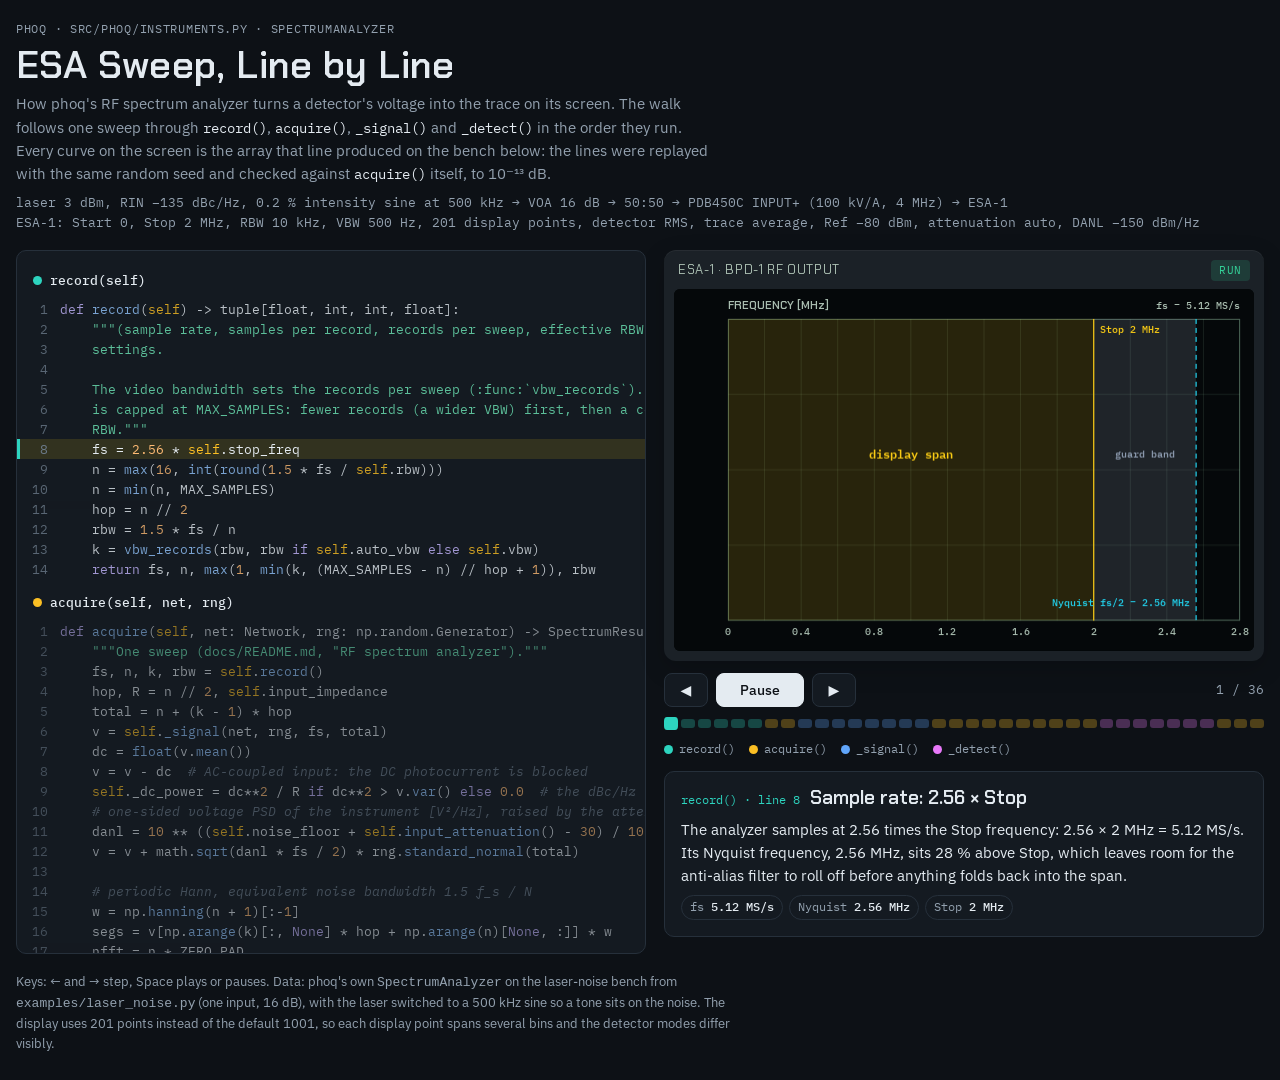
<file: src/phoq/web/walkthroughs/spectrum-analyzer.html>
<!doctype html>
<html lang="en">
<head>
<meta charset="utf-8">
<meta name="viewport" content="width=device-width, initial-scale=1, viewport-fit=cover">
<title>ESA Sweep, Line by Line</title>
<link rel="preconnect" href="https://fonts.googleapis.com">
<link rel="preconnect" href="https://fonts.gstatic.com" crossorigin>
<link rel="stylesheet" href="https://fonts.googleapis.com/css2?family=Chakra+Petch:wght@500;600&family=IBM+Plex+Mono:wght@400;500&family=IBM+Plex+Sans:wght@400;500;600&display=swap">
<style>
/* Layout: source listing on the left, the analyzer's screen and the step's story on the right;
   one column on phones, screen first. Dark theme only, like an instrument's screen. */
:root {
  --bg: #0d1116;
  --panel: #141a21;
  --fg: #e4ebf1;
  --muted: #93a1af;
  --line: #26303b;
  --accent: #facc15;
  --hl: rgba(250, 204, 21, 0.13);
  --m-record: #2dd4bf;
  --m-acquire: #fbbf24;
  --m-signal: #60a5fa;
  --m-detect: #e879f9;
  --tok-kw: #c4b5fd;
  --tok-str: #6ee7b7;
  --tok-num: #fdba74;
  --tok-com: #6b7a89;
  --tok-fn: #93c5fd;
  --scr-bg: #05080a;
  --scr-bezel: #1b2127;
  --scr-grid: rgba(134, 178, 150, 0.15);
  --scr-axis: rgba(134, 178, 150, 0.45);
  --scr-text: #a9bdb0;
  --scr-trace: #facc15;
  --scr-2: #22d3ee;
  --scr-3: #f472b6;
  --scr-4: #94a3b8;
  --font-display: "Chakra Petch", "Rajdhani", "Segoe UI", system-ui, sans-serif;
  --font-body: "IBM Plex Sans", "Segoe UI", system-ui, -apple-system, sans-serif;
  --font-mono: "IBM Plex Mono", ui-monospace, "SFMono-Regular", Menlo, Consolas, monospace;
  color-scheme: dark;
}
* { box-sizing: border-box; }
body {
  background: var(--bg); color: var(--fg); font-family: var(--font-body); font-size: 15px; line-height: 1.55;
  padding-left: max(16px, env(safe-area-inset-left, 0px));
  padding-right: max(16px, env(safe-area-inset-right, 0px));
  padding-block: 20px 28px;
}
.wrap { max-width: 1440px; margin: 0 auto; display: grid; grid-template-columns: minmax(0, 1fr); gap: 18px; }
header.top { display: grid; grid-template-columns: minmax(0, 1fr); gap: 6px; }
.eyebrow { font-family: var(--font-mono); font-size: 12px; letter-spacing: .06em; color: var(--muted); text-transform: uppercase; }
h1 { font-family: var(--font-display); font-weight: 600; font-size: clamp(26px, 3.4vw, 38px); line-height: 1.1; margin: 0; text-wrap: balance; letter-spacing: .01em; }
.lede { margin: 0; max-width: 78ch; color: var(--muted); }
.lede code, .caption code { font-family: var(--font-mono); font-size: .92em; color: var(--fg); }
.bench { font-family: var(--font-mono); font-size: 12.5px; color: var(--muted); margin: 0; max-width: 100%; overflow-x: auto; }

.main { display: grid; grid-template-columns: minmax(0, 1.05fr) minmax(0, 1fr); gap: 18px; align-items: start; }
@media (max-width: 900px) { .main { grid-template-columns: minmax(0, 1fr); } .right { order: -1; } }

/* source listing */
.code { background: var(--panel); border: 1px solid var(--line); border-radius: 10px; min-width: 0; overflow: hidden; }
.code-scroll { position: relative; max-height: min(78vh, 860px); overflow: auto; padding: 6px 0 14px; scroll-behavior: smooth; }
@media (max-width: 900px) { .code-scroll { max-height: 46vh; } }
.method { padding-top: 10px; }
.method h2 {
  margin: 0 0 4px; padding: 4px 16px; font-family: var(--font-mono); font-weight: 500; font-size: 13px;
  display: flex; align-items: center; gap: 8px; color: var(--muted);
}
.method h2 .dot { width: 9px; height: 9px; border-radius: 50%; background: var(--mc); flex: none; }
.method h2 b { color: var(--fg); font-weight: 500; }
.method[data-m="record"] { --mc: var(--m-record); }
.method[data-m="acquire"] { --mc: var(--m-acquire); }
.method[data-m="_signal"] { --mc: var(--m-signal); }
.method[data-m="_detect"] { --mc: var(--m-detect); }
pre { margin: 0; font-family: var(--font-mono); font-size: 12.5px; line-height: 1.6; width: max-content; min-width: 100%; }
.ln { display: grid; grid-template-columns: 3.2em auto; padding-right: 14px; border-left: 3px solid transparent; transition: background .35s ease, border-color .35s ease, opacity .35s ease; }
.ln .no { color: var(--tok-com); text-align: right; padding-right: 1em; user-select: none; }
.ln .tx { white-space: pre; }
.code.active .ln { opacity: .55; }
.code.active .ln.on { opacity: 1; background: var(--hl); border-left-color: var(--mc); }
.code.active .method.cur .ln { opacity: .8; }
.code.active .method.cur .ln.on { opacity: 1; }
.k { color: var(--tok-kw); } .s { color: var(--tok-str); } .n { color: var(--tok-num); } .c { color: var(--tok-com); font-style: italic; } .f { color: var(--tok-fn); } .sf { color: var(--m-acquire); }

/* screen */
.right { display: grid; gap: 12px; min-width: 0; }
.instrument { background: var(--scr-bezel); border-radius: 12px; padding: 10px; box-shadow: 0 1px 0 rgba(255,255,255,.05) inset, 0 8px 24px rgba(0,0,0,.18); }
.instrument .bar { display: flex; justify-content: space-between; align-items: center; gap: 10px; padding: 0 4px 8px; font-family: var(--font-display); color: var(--scr-text); font-size: 13px; letter-spacing: .05em; }
.instrument .bar .run { font-family: var(--font-mono); font-size: 11px; padding: 2px 8px; border-radius: 4px; background: rgba(52, 211, 153, .15); color: #34d399; }
canvas { display: block; width: 100%; aspect-ratio: 16 / 10; max-width: 100%; background: var(--scr-bg); border-radius: 6px; }

.caption { background: var(--panel); border: 1px solid var(--line); border-radius: 10px; padding: 14px 16px 16px; display: grid; gap: 8px; min-height: 9.5em; }
.cap-head { display: flex; align-items: baseline; gap: 10px; flex-wrap: wrap; }
.cap-head .where { font-family: var(--font-mono); font-size: 12px; color: var(--mc, var(--muted)); }
.cap-head h3 { margin: 0; font-family: var(--font-display); font-weight: 600; font-size: 19px; line-height: 1.25; text-wrap: balance; }
.caption p { margin: 0; max-width: 68ch; }
.chips { display: flex; flex-wrap: wrap; gap: 6px; }
.chip { font-family: var(--font-mono); font-size: 12px; padding: 2px 8px; border-radius: 999px; border: 1px solid var(--line); color: var(--muted); font-variant-numeric: tabular-nums; }
.chip b { color: var(--fg); font-weight: 500; }

.controls { display: flex; align-items: center; gap: 8px; flex-wrap: wrap; }
.controls button {
  font: 500 14px var(--font-body); color: var(--fg); background: var(--panel); border: 1px solid var(--line);
  border-radius: 8px; padding: 7px 14px; cursor: pointer; min-width: 44px;
}
.controls button:hover { border-color: var(--accent); }
.controls button:focus-visible, .seg:focus-visible { outline: 2px solid var(--accent); outline-offset: 2px; }
.controls button.primary { background: var(--fg); color: var(--bg); border-color: var(--fg); min-width: 88px; }
.counter { font-family: var(--font-mono); font-size: 13px; color: var(--muted); font-variant-numeric: tabular-nums; margin-left: auto; }
.track { display: flex; gap: 3px; width: 100%; }
.seg { flex: 1 1 0; height: 9px; border-radius: 3px; background: var(--mc); opacity: .28; border: 0; padding: 0; cursor: pointer; transition: opacity .25s, transform .25s; }
.seg[data-m="record"] { --mc: var(--m-record); } .seg[data-m="acquire"] { --mc: var(--m-acquire); }
.seg[data-m="_signal"] { --mc: var(--m-signal); } .seg[data-m="_detect"] { --mc: var(--m-detect); }
.seg.done { opacity: .6; } .seg.cur { opacity: 1; transform: scaleY(1.45); }
.legend { display: flex; flex-wrap: wrap; gap: 14px; font-family: var(--font-mono); font-size: 12px; color: var(--muted); }
.legend span { display: inline-flex; align-items: center; gap: 6px; }
.legend i { width: 9px; height: 9px; border-radius: 50%; display: inline-block; }
footer { color: var(--muted); font-size: 13px; max-width: 90ch; }
@media (prefers-reduced-motion: reduce) { .ln, .seg { transition: none; } .code-scroll { scroll-behavior: auto; } }
body { margin: 0; }
</style>
</head>
<body>

<div class="wrap">
  <header class="top">
    <div class="eyebrow">phoq · src/phoq/instruments.py · SpectrumAnalyzer</div>
    <h1>ESA Sweep, Line by Line</h1>
    <p class="lede">How phoq's RF spectrum analyzer turns a detector's voltage into the trace on its screen. The walk follows one sweep through <code>record()</code>, <code>acquire()</code>, <code>_signal()</code> and <code>_detect()</code> in the order they run. Every curve on the screen is the array that line produced on the bench below: the lines were replayed with the same random seed and checked against <code>acquire()</code> itself, to 10⁻¹³ dB.</p>
    <pre class="bench">laser 3 dBm, RIN −135 dBc/Hz, 0.2 % intensity sine at 500 kHz → VOA 16 dB → 50:50 → PDB450C INPUT+ (100 kV/A, 4 MHz) → ESA-1
ESA-1: Start 0, Stop 2 MHz, RBW 10 kHz, VBW 500 Hz, 201 display points, detector RMS, trace average, Ref −80 dBm, attenuation auto, DANL −150 dBm/Hz</pre>
  </header>

  <div class="main">
    <div class="code" id="code" aria-label="Source code of the four methods"><div class="code-scroll" id="codeScroll"></div></div>

    <div class="right">
      <div class="instrument">
        <div class="bar"><span id="scrTitle">ESA-1 · BPD-1 RF OUTPUT</span><span class="run" id="scrState">RUN</span></div>
        <canvas id="scr" width="960" height="600" role="img" aria-label="Analyzer screen showing the effect of the highlighted line"></canvas>
      </div>
      <div class="controls">
        <button id="prev" type="button" aria-label="Previous step">◀</button>
        <button id="play" type="button" class="primary">Pause</button>
        <button id="next" type="button" aria-label="Next step">▶</button>
        <span class="counter" id="counter">1 / 1</span>
      </div>
      <div class="track" id="track" role="tablist" aria-label="Steps"></div>
      <div class="legend">
        <span><i style="background:var(--m-record)"></i>record()</span>
        <span><i style="background:var(--m-acquire)"></i>acquire()</span>
        <span><i style="background:var(--m-signal)"></i>_signal()</span>
        <span><i style="background:var(--m-detect)"></i>_detect()</span>
      </div>
      <div class="caption" id="caption" aria-live="polite">
        <div class="cap-head"><span class="where" id="capWhere"></span><h3 id="capTitle"></h3></div>
        <p id="capBody"></p>
        <div class="chips" id="capChips"></div>
      </div>
    </div>
  </div>
  <footer>Keys: ← and → step, Space plays or pauses. Data: phoq's own <code>SpectrumAnalyzer</code> on the laser-noise bench from <code>examples/laser_noise.py</code> (one input, 16 dB), with the laser switched to a 500 kHz sine so a tone sits on the noise. The display uses 201 points instead of the default 1001, so each display point spans several bins and the detector modes differ visibly.</footer>
</div>

<script id="data" type="application/json">{"nums":{"fs":5120000.0,"n":768,"k":10,"rbw":10000.0,"hop":384,"R":50.0,"total":4224,"stop":2000000.0,"start":0.0,"points":201,"nfft":3072,"pad":64,"dts":4.8828125e-08,"decimate":4,"settle":9.54929658551372e-07,"warm":20,"t0":0.000625095466604667,"nfine":17428,"dc":0.6964356457938811,"danl_dbm_hz":-150.0,"atten_db":0.0,"danl_v2":5.0000000000000005e-17,"noise_std":1.1313708498984761e-05,"zero_pad":4,"max_samples":4000000,"records":10,"vbw":500.0,"p0_before_dbm":-83.58526530842376,"p0_after_dbm":-86.59556526506357,"gain":100000.0,"rout":50.0,"bpd_bw":4000000.0,"mon_bw":1000000.0,"tone":500000.0,"depth":0.002,"power_mw":1.9952623149688793,"seed":7,"wsum":384.0,"i_plus":1.392872705647431e-05,"p_in_uW":13.928711525509385,"nbins":1537,"sig_std":0.001017110271271909,"fine_rate":20480000.0,"median_dbm":-82.22693098880953,"peak_dbm":-48.197457443328595,"peak_hz":500000.0},"popt_uW":[13.896,13.917,13.915,13.902,13.913,13.917,13.922,13.918,13.94,13.93,13.943,13.927,13.948,13.949,13.961,13.932,13.959,13.962,13.954,13.967,13.972,13.961,13.959,13.96,13.95,13.953,13.944,13.93,13.923,13.936,13.927,13.913,13.915,13.923,13.895,13.898,13.909,13.908,13.892,13.893,13.903,13.914,13.904,13.888,13.917,13.912,13.913,13.911,13.934,13.931,13.936,13.94,13.944,13.951,13.962,13.942,13.953,13.951,13.969,13.954,13.944,13.955,13.948,13.946,13.946,13.936,13.928,13.955,13.934,13.924,13.932,13.933,13.905,13.911,13.913,13.901,13.909,13.894,13.897,13.9,13.904,13.902,13.897,13.901,13.89,13.926,13.909,13.914,13.922,13.929,13.931,13.928,13.924,13.94,13.938,13.944,13.951,13.955,13.965,13.955,13.943,13.961,13.963,13.941,13.957,13.951,13.942,13.944,13.942,13.94,13.94,13.926,13.922,13.937,13.906,13.909,13.905,13.911,13.912,13.891,13.911,13.891,13.922,13.897,13.913,13.905,13.915,13.907,13.918,13.921,13.925,13.935,13.93,13.935,13.931,13.944,13.944,13.958,13.959,13.949,13.96,13.967,13.955,13.946,13.974,13.956,13.955,13.966,13.936,13.941,13.92,13.935,13.93,13.916,13.911,13.913,13.909,13.92,13.903,13.902,13.9,13.888,13.897,13.891,13.904,13.887,13.898,13.912,13.896,13.904,13.929,13.914,13.929,13.936,13.929,13.928,13.957,13.944,13.955,13.947,13.958,13.946,13.946,13.948,13.95,13.949,13.949,13.953,13.942,13.95,13.933,13.94,13.941,13.94,13.906,13.932,13.9,13.922,13.908,13.908,13.896,13.909,13.906,13.897,13.897,13.909,13.913,13.913,13.907,13.913,13.924,13.927,13.934,13.93,13.928,13.94,13.945,13.941,13.952,13.945,13.955,13.95,13.973,13.966,13.958,13.945,13.944,13.957,13.948,13.948,13.93,13.927,13.935,13.929,13.915,13.915,13.924,13.911,13.915,13.921,13.908,13.904,13.897,13.911,13.89,13.893,13.903,13.893,13.915,13.905,13.917,13.915,13.919,13.925,13.914,13.925,13.934,13.959,13.952,13.954,13.943,13.961,13.965,13.962,13.977,13.946,13.947,13.952,13.944,13.949,13.95,13.942,13.939,13.938,13.936,13.921,13.916,13.927,13.911,13.904,13.91,13.902,13.904,13.901,13.906,13.908,13.895,13.893,13.917,13.902,13.898,13.898,13.917,13.916,13.911,13.922,13.925,13.946,13.944,13.945,13.938,13.95,13.959,13.956,13.965,13.957,13.962,13.959,13.949,13.962,13.952,13.952,13.934,13.93,13.933,13.923,13.931,13.925,13.927,13.918,13.901,13.915,13.9,13.897,13.902,13.901,13.909,13.924,13.906,13.916,13.905,13.913,13.909,13.914,13.932,13.929,13.933,13.928,13.952,13.94,13.94,13.949,13.957,13.96,13.967,13.948,13.953,13.969,13.973,13.949,13.951,13.936,13.939,13.935,13.937,13.925,13.937,13.925,13.919,13.925,13.911,13.9,13.907,13.922,13.904,13.906,13.899,13.899,13.906,13.882,13.895,13.903,13.908,13.925,13.937,13.926,13.929,13.935,13.946,13.93,13.938,13.947,13.951,13.936,13.957,13.943,13.962,13.963,13.938,13.959,13.955,13.946,13.956,13.961,13.946,13.929,13.922,13.92,13.917,13.93,13.919,13.913,13.917,13.907,13.905,13.896,13.897,13.901,13.892,13.915],"xfine":[0.69499,0.6957,0.69606,0.69547,0.69604,0.69559,0.69628,0.69599,0.6969,0.697,0.69654,0.69645,0.69738,0.69783,0.69783,0.69677,0.6981,0.69818,0.69786,0.69843,0.69884,0.69812,0.69798,0.69749,0.69729,0.69752,0.69711,0.69624,0.69631,0.69658,0.69649,0.69656,0.69596,0.69603,0.69513,0.69516,0.69524,0.69499,0.69498,0.69442,0.69498,0.69619,0.69559,0.69483,0.69488,0.69489,0.69537,0.69537,0.69612,0.69606,0.69605,0.69681,0.69722,0.69717,0.69822,0.69775,0.6978,0.69752,0.69825,0.69802,0.69718,0.69729,0.69747,0.69762,0.69702,0.69645,0.697,0.69735,0.69674,0.69606,0.69594,0.69651,0.69599,0.69555,0.69603,0.69507,0.69575,0.69513,0.69527,0.69502,0.69527,0.69512,0.69458,0.69539,0.69505,0.69591,0.69553,0.69559,0.69561,0.69613,0.69646,0.69644,0.69648,0.69711,0.69675,0.69758,0.69737,0.69781,0.69789,0.69803,0.69706,0.69791,0.69806,0.69726,0.69794,0.69746,0.69711,0.69703,0.69721,0.69723,0.6966,0.69623,0.6964,0.69652,0.69517,0.69549,0.69477,0.69513,0.69491,0.69425,0.69523,0.69457,0.69596,0.69526,0.69572,0.69549,0.696,0.69568,0.6955,0.69595,0.69561,0.69643,0.69636,0.69661,0.69651,0.69701,0.69734,0.69785,0.69782,0.69827,0.69811,0.69813,0.69729,0.69759,0.69842,0.69847,0.69761,0.69814,0.69664,0.69726,0.69653,0.6963,0.69645,0.69592,0.69584,0.69619,0.69528,0.69578,0.69506,0.69552,0.69513,0.6946,0.69469,0.69498,0.69522,0.69473,0.69501,0.6952,0.69497,0.69496,0.69604,0.69555,0.69623,0.69675,0.69641,0.6957,0.69774,0.69741,0.69739,0.69721,0.6979,0.69776,0.69694,0.69697,0.69714,0.69653,0.69733,0.69729,0.6973,0.6976,0.69701,0.69668,0.6968,0.69746,0.69632,0.6967,0.69523,0.69586,0.69533,0.69516,0.69494,0.69567,0.69533,0.69492,0.69512,0.69556,0.69596,0.69544,0.69494,0.69587,0.69621,0.69647,0.69646,0.69669,0.69654,0.69679,0.69709,0.69716,0.69726,0.69747,0.69788,0.69789,0.6983,0.6985,0.69855,0.6978,0.69784,0.69793,0.69783,0.69698,0.69658,0.69614,0.69596,0.69655,0.69611,0.696,0.69595,0.69571,0.69619,0.69595,0.69517,0.69539,0.69513,0.69521,0.69442,0.69454,0.69451,0.69476,0.69554,0.69532,0.69583,0.69596,0.69554,0.69638,0.69599,0.69598,0.69633,0.69745,0.69788,0.69822,0.69774,0.69754,0.69799,0.69798,0.69876,0.69786,0.69734,0.69755,0.69692,0.69736,0.69713,0.69714,0.69741,0.69741,0.69669,0.69621,0.69637,0.69645,0.69608,0.69622,0.69543,0.69514,0.69518,0.69483,0.69521,0.69515,0.6955,0.69499,0.69528,0.69507,0.69501,0.69427,0.69517,0.69539,0.69519,0.6959,0.69582,0.69637,0.69683,0.6971,0.69679,0.69741,0.6985,0.69811,0.69798,0.69773,0.69799,0.69782,0.69808,0.69818,0.6976,0.69763,0.69676,0.69606,0.69645,0.69634,0.69684,0.69615,0.69604,0.69596,0.69525,0.6949,0.69504,0.69451,0.69423,0.69499,0.6955,0.69688,0.69573,0.6961,0.69517,0.69549,0.69559,0.69555,0.69604,0.69614,0.69696,0.69716,0.69708,0.69692,0.69662,0.69701,0.69732,0.69822,0.69845,0.69767,0.69726,0.69778,0.69839,0.69798,0.69752,0.69709,0.69763,0.6972,0.69681,0.69664,0.69703,0.69617,0.69618,0.69668,0.69633,0.69554,0.69493,0.6955,0.69523,0.69488,0.69507,0.69504,0.69557,0.69431,0.69422,0.69473,0.69533,0.69643,0.69694,0.69632,0.69604,0.69653,0.69696,0.69628,0.69707,0.69704,0.69817,0.69717,0.69772,0.69722,0.69765,0.69841,0.69752,0.69788,0.69779,0.69709,0.69741,0.69748,0.69753,0.69697,0.69613,0.6955,0.69552,0.69626,0.69603,0.69545,0.69555,0.69525,0.69524,0.69504,0.69468,0.69505,0.69465,0.69495],"xfine_warm":[0.69714,0.69673,0.69709,0.6983,0.69772,0.69813,0.69838,0.6979,0.69741,0.69756,0.69724,0.69772,0.69789,0.6976,0.69702,0.69614,0.69658,0.69656,0.69611,0.69597,0.69606,0.69675,0.69479,0.69626,0.69552,0.69535,0.69499,0.69592,0.69503,0.69517,0.69599,0.69507,0.69469,0.69516,0.69526,0.69528,0.69514,0.69523,0.69616,0.69688,0.69593,0.6964,0.69672,0.69725,0.69738,0.69833,0.69783,0.69755,0.69779,0.69787,0.69847,0.69788,0.69808,0.69758,0.69797,0.69707,0.69706,0.69702,0.69704,0.69659],"xdec":[0.69531,0.69585,0.69648,0.69719,0.69783,0.69837,0.69741,0.69653,0.69613,0.69495,0.69523,0.69514,0.69568,0.69715,0.69791,0.69759,0.69712,0.69664,0.69592,0.69543,0.69504,0.69528,0.69589,0.69664,0.69754,0.69777,0.69756,0.69706,0.69631,0.69502,0.6949,0.69562,0.69576,0.69625,0.69745,0.69798,0.698,0.69737,0.69614,0.69573,0.695,0.6949,0.69517,0.69605,0.69703,0.69756,0.69698,0.69725,0.69699,0.69591,0.69515,0.69537,0.6956,0.6965,0.69695,0.6978,0.69836,0.69739,0.69622,0.69599,0.69562,0.69461,0.69522,0.69587,0.6967,0.69803,0.69794,0.69734,0.6971,0.69651,0.69552,0.69511,0.69513,0.69496,0.69599,0.69736,0.69798,0.69803,0.69689,0.69637,0.69538,0.69474,0.69604,0.69543,0.69672,0.69706,0.69784,0.69789,0.69727,0.69672,0.69592,0.69523,0.69473,0.69545,0.69662,0.69686,0.69774,0.69768,0.69757,0.69633,0.69567,0.69525],"xdec_head":[0.43514,0.75292,0.66651,0.713,0.68428,0.70387,0.69312,0.70092,0.69667,0.69813,0.69621,0.69566,0.69538,0.69478,0.69541,0.69651,0.69751,0.69766,0.69738,0.6975,0.69626,0.6955,0.69483,0.69538,0.69589,0.6966,0.69707,0.69779,0.69799,0.69737,0.69689,0.69564,0.69508,0.69494,0.69524,0.69667,0.69647,0.69735,0.69771,0.69748,0.69657,0.69542,0.69556,0.69513,0.69541,0.69583,0.69699,0.69731,0.69809,0.69732,0.69731,0.69652,0.69536,0.69522,0.69529,0.69532,0.69628,0.69752,0.69744,0.69776,0.69714,0.69664,0.69641,0.69487,0.69531,0.69585,0.69648,0.69719,0.69783,0.69837,0.69741,0.69653,0.69613,0.69495,0.69523,0.69514,0.69568,0.69715,0.69791,0.69759,0.69712,0.69664,0.69592,0.69543,0.69504,0.69528,0.69589,0.69664,0.69754,0.69777,0.69756,0.69706,0.69631,0.69502,0.6949,0.69562,0.69576,0.69625,0.69745,0.69798,0.698,0.69737,0.69614,0.69573],"v":[0.69531,0.69585,0.69648,0.69719,0.69783,0.69837,0.69741,0.69653,0.69613,0.69495,0.69523,0.69514,0.69568,0.69715,0.69791,0.69759,0.69712,0.69664,0.69592,0.69543,0.69504,0.69528,0.69589,0.69664,0.69754,0.69777,0.69756,0.69706,0.69631,0.69502,0.6949,0.69562,0.69576,0.69625,0.69745,0.69798,0.698,0.69737,0.69614,0.69573,0.695,0.6949,0.69517,0.69605,0.69703,0.69756,0.69698,0.69725,0.69699,0.69591,0.69515,0.69537,0.6956,0.6965,0.69695,0.6978,0.69836,0.69739,0.69622,0.69599,0.69562,0.69461,0.69522,0.69587,0.6967,0.69803,0.69794,0.69734,0.6971,0.69651,0.69552,0.69511,0.69513,0.69496,0.69599,0.69736,0.69798,0.69803,0.69689,0.69637,0.69538,0.69474,0.69604,0.69543,0.69672,0.69706,0.69784,0.69789,0.69727,0.69672,0.69592,0.69523,0.69473,0.69545,0.69662,0.69686,0.69774,0.69768,0.69757,0.69633,0.69567,0.69525,0.69467,0.69529,0.69623,0.69618,0.6976,0.69778,0.69791,0.69701,0.6957,0.69548,0.69528,0.69519,0.69609,0.69679,0.69767,0.69757,0.69746,0.6975,0.69625,0.69544,0.69533,0.69522,0.69499,0.69613,0.69708,0.69755,0.698,0.69685,0.69624,0.69571,0.69518,0.69501,0.69521,0.69639,0.69766,0.69747,0.69797,0.69773,0.69637,0.69593,0.69517,0.69555,0.69541,0.69625,0.69701,0.6972,0.69733,0.69743,0.69716,0.6955,0.69547,0.6954,0.69523,0.69601,0.69697,0.69719,0.69782,0.69785,0.69716,0.69619,0.69573,0.69496,0.69522,0.69602,0.69667,0.69703,0.69763,0.69794,0.6973,0.6965,0.69568,0.69506,0.69481,0.69542,0.69645,0.69701,0.6979,0.69806,0.69774,0.69723,0.6957,0.69539,0.69549,0.69518,0.69622,0.69667,0.69817,0.6976,0.69766,0.69711,0.69628,0.69555,0.69487,0.69527,0.69549,0.69687,0.69695,0.6975,0.69737,0.69728,0.69607,0.69538,0.69512,0.6952,0.69565,0.69644,0.69737,0.69775,0.69799,0.69738,0.69648,0.69557,0.69491,0.69524,0.6956,0.69682,0.69703,0.69705,0.69799,0.69803,0.69688,0.69604,0.69532,0.69522,0.69529,0.69628,0.69715,0.69744,0.69779,0.69761,0.69737,0.69581,0.69521,0.69535,0.69528,0.6958,0.69686,0.69781,0.69832,0.69757,0.69744,0.69671,0.69578,0.69522,0.69565,0.69575,0.69687,0.69739,0.69761,0.69838,0.69711,0.69661,0.69571,0.69542,0.69508,0.69509,0.6961,0.69724,0.69755,0.69783,0.69751,0.69672,0.69618,0.69493,0.69511,0.69551,0.69606,0.69726,0.69733,0.69721,0.69751,0.69658,0.69574,0.69536,0.69499,0.69499,0.69589,0.69679,0.69771,0.69784,0.6975,0.69695,0.69599,0.69522,0.69502,0.69493,0.69595,0.69658,0.69771,0.69755,0.69757,0.69726,0.69665,0.6958,0.69532,0.69519,0.69528,0.69643,0.69702,0.69804,0.69834,0.69746,0.69638,0.69531,0.6951,0.69507,0.69534,0.69635,0.69667,0.69781,0.69758,0.6976,0.6971,0.69617,0.69544,0.69478,0.69526,0.69572,0.69653,0.69726,0.69739,0.69698,0.69677,0.69587,0.69515,0.69529,0.69521,0.6956,0.69621,0.69681,0.69749,0.69775,0.69753,0.69623,0.6953,0.69533,0.69475,0.69565,0.69666,0.69668,0.6982,0.69762,0.69722,0.69637,0.69577,0.69505,0.69544,0.69508,0.69609,0.69681,0.69689,0.69793,0.69737,0.69702,0.69635,0.69541,0.6952,0.6949,0.69588,0.69698,0.69737,0.69768,0.69777,0.69739,0.69628,0.69508,0.69486,0.69562,0.69572,0.69692,0.69824,0.69737,0.69775,0.69708,0.69587,0.69571,0.69508,0.69475,0.69524,0.69601,0.69716,0.69785,0.69789,0.69758,0.69642,0.69574,0.69552,0.69517,0.69564,0.69552,0.69687,0.69741,0.6979,0.69777,0.69659,0.69609,0.69527,0.69492,0.69534,0.69545,0.69646,0.69715,0.69772,0.69731,0.69715,0.69615,0.69519,0.69451,0.69537,0.696,0.69656,0.69779,0.69783,0.69787,0.69699,0.69585,0.69583,0.69494,0.69523,0.69552,0.69666,0.69719,0.69759,0.69807,0.69794,0.69651,0.69529,0.69496,0.69513,0.69587,0.69617,0.69712,0.69796,0.69778,0.69713,0.69697,0.69597,0.69504,0.69482,0.69529,0.69639,0.69696,0.69773,0.69803,0.69779,0.6971,0.69636,0.69529,0.69535,0.69562,0.69613,0.6967,0.69713,0.69765,0.69792,0.69741,0.69614,0.69544,0.69501,0.69468,0.69571,0.69627,0.69737,0.69796,0.69738,0.69781,0.69648,0.69589,0.69524,0.6954,0.69554,0.69592,0.69763,0.69743,0.69799,0.69761,0.69637,0.69558,0.69522,0.69531,0.6951,0.69627,0.69725,0.69711,0.69818,0.69704,0.69645,0.69581,0.69531,0.69517,0.69511,0.69578,0.6969,0.69698,0.69746,0.69744,0.69721,0.69623,0.69499,0.69512,0.69558,0.69567,0.69641,0.69761,0.69824,0.69833,0.69752,0.69599,0.69551,0.69494,0.69475,0.69504,0.69619,0.69739,0.69802,0.69789,0.69755,0.69664,0.69598,0.69572,0.69546,0.69555,0.69586,0.69745,0.69798,0.69757,0.69746,0.69619,0.69565,0.69526,0.69534,0.69541,0.6957,0.69623,0.69717,0.6983,0.69773,0.6969,0.69605,0.69555,0.69488,0.69472,0.69586,0.69636,0.69726,0.69764,0.69775,0.6974,0.69597,0.69499,0.69528,0.69526,0.69615,0.69619,0.69721,0.69779,0.69758,0.69734,0.69699,0.6957,0.69482,0.69498,0.69515,0.69605,0.69743,0.69802,0.69834,0.69735,0.69655,0.69582,0.69499,0.69548,0.69535,0.69604,0.69685,0.69757,0.69774,0.69764,0.69721,0.69618,0.69548,0.69455,0.69533,0.69606,0.69676,0.69757,0.698,0.69789,0.69725,0.69631,0.69543,0.695,0.69462,0.69561,0.69639,0.6969,0.69725,0.69798,0.69737,0.69676,0.69554,0.69562,0.69538,0.69568,0.69644,0.69723,0.69814,0.69774,0.69735,0.69695,0.69589,0.69541,0.69535,0.69523,0.69573,0.69712,0.69741,0.69805,0.69731,0.69659,0.69605,0.69515,0.69478,0.69502,0.69567,0.69628,0.69713,0.69749,0.69733,0.69726,0.69668,0.69549,0.69509,0.69564,0.69595,0.69658,0.69717,0.69812,0.69768,0.69763,0.69633,0.69603,0.69524,0.6952,0.69542,0.69621,0.69731,0.69778,0.69787,0.69745,0.69653,0.69581,0.69518,0.69509,0.69528,0.69628,0.69664,0.69765,0.6974,0.69709,0.69703,0.69578,0.69504,0.69506,0.69511,0.69611,0.69662,0.69719,0.69786,0.69736,0.69655,0.69635,0.69518,0.69484,0.69529,0.69549,0.69594,0.69702,0.69775,0.69838,0.69791,0.69575,0.69569,0.69529,0.69509,0.69578,0.69649,0.69714,0.6978,0.69773,0.69749,0.69692,0.69608,0.6947,0.69522,0.69534,0.69606,0.69699,0.69799,0.69826,0.69741,0.69706,0.69599,0.69523,0.6951,0.69519,0.69605,0.69647,0.69715,0.69745,0.69786,0.69727,0.69662,0.69526,0.6952,0.69569,0.69554,0.69579,0.69703,0.69754,0.69806,0.69761,0.69654,0.69587,0.69537,0.69475,0.69532,0.69716,0.69688,0.6975,0.69799,0.69791,0.69666,0.6958,0.69516,0.69548,0.69551,0.69612,0.69715,0.69766,0.69804,0.6975,0.69697,0.69627,0.6954,0.69474,0.69477,0.69569,0.69678,0.69684,0.69826,0.69758,0.69718,0.69646,0.69524,0.69536,0.69529,0.69599,0.69658,0.69728,0.69775,0.69781,0.69746,0.69606,0.69531,0.69505,0.69507,0.69547,0.69597,0.69772,0.69746,0.69768,0.69723,0.69654,0.696,0.69545,0.69506,0.69534,0.69629,0.69694,0.69764,0.69774,0.69763,0.697,0.69582,0.69547,0.69491,0.69504,0.69601,0.69677,0.69747,0.69805,0.69777,0.69717,0.69618,0.69536,0.69492,0.69525,0.69574,0.6963,0.69754,0.69821,0.69764,0.69699,0.69662,0.69565,0.69475,0.69542,0.69572,0.69634,0.69686,0.69709,0.69766,0.69768,0.69684,0.69584,0.69543,0.69523,0.6951,0.69597,0.69692,0.69765,0.6977,0.69722,0.69697,0.69574,0.69527,0.6949,0.69568,0.6964,0.69658,0.69729,0.69798,0.69813,0.69709,0.69591,0.69531,0.6954,0.69516,0.69603,0.69679,0.69757,0.69799,0.69807,0.69725,0.69618,0.69609,0.69561,0.69548,0.69531,0.69631,0.69731,0.69767,0.69763,0.69754,0.69655,0.69538,0.69473,0.6947,0.69591,0.69642,0.69723,0.69767,0.69793,0.69762,0.69663,0.69632,0.69527,0.69495,0.69568,0.69629,0.69701,0.6974,0.69795,0.69795,0.6972,0.69606,0.69504,0.69521,0.6954,0.69615,0.6967,0.69742,0.69749,0.69761,0.69707,0.69672,0.69606,0.69542,0.69503,0.69539,0.69644,0.69759,0.698,0.69823,0.69756,0.69623,0.69579,0.69559,0.69495,0.6955,0.69615,0.69709,0.69757,0.69784,0.69777,0.69633,0.6964,0.69574,0.69483,0.69582,0.69587,0.69707,0.69773,0.69757,0.69744,0.69697,0.69583,0.69483,0.69483,0.69492,0.69558,0.69607,0.69722,0.69792,0.69695,0.69721,0.6966,0.69568,0.69536,0.69571,0.69573,0.69611,0.69726,0.69763,0.69796,0.69711,0.69636,0.69544,0.69523,0.6949,0.69551,0.69627,0.69696,0.69781,0.69788,0.69766,0.69684,0.69559,0.695,0.69513,0.69532,0.69631,0.69675,0.69742,0.69809,0.69753,0.69672,0.69617,0.69509,0.69487,0.69525,0.69593,0.69616,0.69764,0.69789,0.69725,0.69748,0.6964,0.69512,0.69526,0.69531,0.69577,0.69651,0.69721,0.69775,0.6976,0.69758,0.69651,0.69534,0.6952,0.69487,0.69557,0.69664,0.69695,0.6976,0.69773,0.69736,0.6968,0.69621,0.69517,0.69476,0.69503,0.69615,0.69692,0.69752,0.69858,0.69751,0.69712,0.69618,0.69497,0.69516,0.69502,0.69607,0.69658,0.69678,0.69812,0.69753,0.69692,0.696,0.6955,0.69541,0.69523,0.69525,0.6962,0.69745,0.6978,0.6975,0.69728,0.69664,0.69549,0.69508,0.69499,0.69528,0.6966,0.69747,0.69736,0.69807,0.69751,0.69651,0.69563,0.6953,0.69502,0.69549,0.69597,0.697,0.69787,0.69811,0.69714,0.69666,0.69661,0.69529,0.69464,0.69572,0.69608,0.6968,0.69725,0.69808,0.69754,0.69652,0.69599,0.6952,0.69531,0.69486,0.69532,0.69637,0.69743,0.69728,0.69785,0.69735,0.6964,0.69583,0.69488,0.69508,0.69572,0.69642,0.69693,0.69782,0.6981,0.69727,0.69621,0.6954,0.69489,0.69528,0.69559,0.69608,0.69731,0.69748,0.69772,0.69759,0.69736,0.6954,0.69517,0.69515,0.69511,0.69606,0.69627,0.69772,0.69731,0.69802,0.69759,0.69607,0.69554,0.695,0.69488,0.69646,0.69694,0.69789,0.69782,0.69782,0.69688,0.6962,0.69545,0.6952,0.69501,0.69554,0.69675,0.69733,0.69771,0.69815,0.69755,0.69683,0.69595,0.69521,0.69541,0.69491,0.69631,0.69732,0.69757,0.69812,0.69716,0.69694,0.69644,0.69567,0.69536,0.69556,0.69632,0.69661,0.6977,0.6979,0.69742,0.69709,0.69657,0.6957,0.69484,0.69508,0.69604,0.69635,0.69713,0.69768,0.69737,0.69731,0.69594,0.69537,0.69468,0.69536,0.69565,0.69656,0.69747,0.69796,0.69769,0.69727,0.69647,0.69546,0.69465,0.69464,0.69465,0.696,0.69696,0.69722,0.69779,0.69702,0.69671,0.69588,0.69521,0.69498,0.69518,0.69605,0.69694,0.69756,0.69762,0.69773,0.69708,0.69576,0.69545,0.69505,0.69548,0.69623,0.69636,0.69741,0.69774,0.69736,0.69726,0.69673,0.69563,0.69523,0.69506,0.69594,0.69626,0.69726,0.6976,0.6979,0.69716,0.69678,0.69589,0.69531,0.69536,0.6951,0.69629,0.69729,0.6971,0.69773,0.69765,0.69692,0.69553,0.69544,0.69512,0.69476,0.69666,0.69689,0.69706,0.69757,0.69744,0.69688,0.69649,0.69518,0.69472,0.69504,0.69558,0.69617,0.69745,0.69824,0.6976,0.69688,0.69618,0.69562,0.69517,0.69501,0.69606,0.69662,0.69714,0.69751,0.69762,0.69734,0.69657,0.69596,0.69484,0.69493,0.69555,0.69617,0.69686,0.69781,0.69755,0.69773,0.69661,0.69603,0.69559,0.69491,0.69566,0.6964,0.69655,0.69791,0.69856,0.69748,0.69692,0.69621,0.69537,0.69517,0.69471,0.69603,0.69705,0.69736,0.69832,0.69756,0.6971,0.69588,0.69569,0.69508,0.69515,0.69558,0.69671,0.69696,0.69757,0.69774,0.69757,0.69638,0.69556,0.69545,0.6953,0.69581,0.69672,0.69717,0.69749,0.69778,0.69725,0.69652,0.69608,0.69545,0.69527,0.69463,0.69614,0.69736,0.69756,0.69819,0.69712,0.69667,0.69652,0.69576,0.69515,0.69567,0.69603,0.69696,0.69766,0.69754,0.69737,0.69714,0.69619,0.69525,0.69489,0.69498,0.69584,0.69674,0.69714,0.69743,0.69765,0.69728,0.69623,0.69575,0.69468,0.69535,0.69537,0.69641,0.6969,0.69749,0.6977,0.69693,0.69637,0.69569,0.69527,0.69468,0.69523,0.69611,0.69718,0.69766,0.69805,0.69758,0.69661,0.696,0.69518,0.69568,0.69552,0.69596,0.69653,0.69768,0.69757,0.69748,0.69689,0.69621,0.69553,0.69508,0.69524,0.69537,0.69646,0.69735,0.69742,0.69719,0.69716,0.6963,0.69563,0.69542,0.69464,0.69631,0.69673,0.6969,0.69748,0.69769,0.69723,0.69637,0.69545,0.69497,0.69436,0.69528,0.69634,0.69699,0.69764,0.69786,0.69762,0.69684,0.6963,0.69558,0.69511,0.69513,0.69624,0.69717,0.69737,0.69807,0.69725,0.69699,0.69614,0.69499,0.69496,0.69502,0.69526,0.69612,0.69723,0.69772,0.69798,0.69695,0.69635,0.69542,0.69506,0.69478,0.69577,0.69642,0.69709,0.69798,0.69786,0.69749,0.69641,0.69545,0.6948,0.69525,0.69546,0.69663,0.69722,0.69782,0.69817,0.69738,0.69715,0.69592,0.69476,0.69506,0.69514,0.69597,0.69705,0.69749,0.69759,0.69788,0.69685,0.6955,0.69534,0.69521,0.69488,0.69592,0.69608,0.69753,0.69818,0.69825,0.69705,0.69652,0.69532,0.69485,0.69506,0.69563,0.69637,0.69726,0.69799,0.69813,0.69768,0.69713,0.69553,0.69516,0.69587,0.69545,0.69651,0.69731,0.6971,0.69754,0.69742,0.69687,0.69616,0.69523,0.69469,0.69525,0.69607,0.6971,0.69767,0.6981,0.6973,0.69694,0.69564,0.69513,0.69513,0.69487,0.69567,0.69722,0.697,0.69774,0.69773,0.69729,0.69661,0.69563,0.69578,0.69531,0.69574,0.69618,0.69698,0.69802,0.69746,0.69733,0.6965,0.6953,0.6954,0.69533,0.69525,0.69654,0.69712,0.69767,0.69801,0.69745,0.69646,0.69619,0.69565,0.69466,0.69534,0.69625,0.69734,0.69705,0.69775,0.69776,0.69716,0.69619,0.69586,0.69489,0.69549,0.6965,0.6969,0.69804,0.69784,0.69761,0.69661,0.69616,0.69573,0.69514,0.69509,0.69564,0.69663,0.69717,0.69779,0.69749,0.69705,0.69662,0.69604,0.69518,0.69526,0.69585,0.69641,0.697,0.69775,0.69786,0.69753,0.69665,0.69647,0.69535,0.69496,0.69501,0.69575,0.69748,0.69791,0.6977,0.6977,0.69688,0.69554,0.69577,0.69502,0.69535,0.69622,0.69665,0.69775,0.69776,0.69774,0.69649,0.69607,0.69549,0.69463,0.69535,0.69606,0.69673,0.69769,0.69803,0.69775,0.69704,0.69598,0.69536,0.69479,0.69478,0.6957,0.69598,0.69754,0.69761,0.6977,0.69757,0.69663,0.69594,0.69484,0.6949,0.69519,0.69599,0.69707,0.69789,0.69789,0.69727,0.69693,0.69603,0.69489,0.695,0.69575,0.6962,0.69677,0.69765,0.69756,0.6976,0.69717,0.69636,0.69574,0.69503,0.69527,0.69604,0.6965,0.6976,0.69764,0.69724,0.69714,0.69654,0.69557,0.69548,0.69558,0.69524,0.69625,0.69728,0.69806,0.69781,0.6968,0.69692,0.69612,0.69527,0.69463,0.69508,0.69545,0.69719,0.69746,0.69756,0.69715,0.69733,0.69636,0.69553,0.69516,0.69483,0.69604,0.697,0.69748,0.69777,0.69746,0.69672,0.69586,0.69536,0.69507,0.69558,0.696,0.69624,0.69703,0.69768,0.69756,0.6974,0.69685,0.69575,0.69492,0.69505,0.69567,0.69651,0.69756,0.69784,0.69823,0.69738,0.69633,0.69568,0.69508,0.695,0.69518,0.69592,0.69696,0.69765,0.69807,0.69763,0.6968,0.69574,0.6949,0.69501,0.69504,0.69598,0.69648,0.69742,0.69783,0.69747,0.69716,0.69581,0.69577,0.69523,0.69477,0.69546,0.69658,0.69711,0.69785,0.69772,0.69727,0.69653,0.69571,0.69542,0.69545,0.69601,0.69692,0.69712,0.69757,0.69775,0.69802,0.69658,0.6956,0.69542,0.69491,0.69561,0.69624,0.69745,0.69756,0.69764,0.69739,0.69672,0.69559,0.69539,0.69476,0.69499,0.69585,0.69621,0.69718,0.6975,0.69729,0.69667,0.6961,0.69541,0.69569,0.6957,0.69584,0.69714,0.69779,0.69785,0.69818,0.69749,0.69632,0.69552,0.6949,0.69499,0.69548,0.696,0.69702,0.6978,0.69776,0.6976,0.69636,0.69573,0.69547,0.69525,0.6954,0.69655,0.69679,0.69772,0.69779,0.69766,0.6967,0.69556,0.69543,0.69521,0.69524,0.6962,0.69655,0.6979,0.69772,0.69752,0.69695,0.69619,0.69543,0.69505,0.69542,0.69593,0.6968,0.69732,0.69767,0.69825,0.69725,0.69645,0.6956,0.69472,0.6953,0.69579,0.69637,0.69704,0.69764,0.69757,0.69705,0.69634,0.69548,0.69521,0.69522,0.69571,0.69664,0.69691,0.69724,0.69756,0.69743,0.69643,0.69599,0.69523,0.69527,0.69552,0.69593,0.69683,0.69762,0.69798,0.6973,0.69679,0.69595,0.69519,0.69502,0.69533,0.69624,0.69656,0.69723,0.69769,0.69789,0.69692,0.69633,0.69549,0.69479,0.69532,0.69637,0.69666,0.69693,0.69777,0.6978,0.69743,0.69567,0.69545,0.69516,0.69482,0.69515,0.69591,0.69786,0.69786,0.69818,0.69736,0.69659,0.6959,0.69531,0.6952,0.6953,0.69614,0.6968,0.69767,0.69763,0.69777,0.69682,0.69607,0.69507,0.69507,0.69577,0.69607,0.69656,0.69773,0.69793,0.69762,0.69683,0.69563,0.69557,0.69494,0.69544,0.69568,0.6968,0.69752,0.6974,0.6978,0.69719,0.69647,0.69513,0.69528,0.69567,0.69527,0.696,0.69707,0.69744,0.69769,0.69736,0.69689,0.6961,0.69485,0.69492,0.69571,0.69644,0.69724,0.69739,0.69757,0.69783,0.6969,0.69594,0.6956,0.69527,0.69579,0.69619,0.69667,0.69747,0.69829,0.69788,0.69653,0.69582,0.69604,0.69491,0.69524,0.69589,0.69683,0.69733,0.69746,0.69779,0.69715,0.6964,0.69554,0.69508,0.69522,0.69547,0.69628,0.69752,0.69779,0.69798,0.69741,0.69616,0.69617,0.69519,0.69509,0.69521,0.69626,0.69689,0.69779,0.69736,0.69747,0.697,0.69577,0.69495,0.69468,0.69528,0.6961,0.69679,0.69731,0.69773,0.69747,0.69689,0.69575,0.6959,0.69513,0.69493,0.69606,0.69625,0.69786,0.69758,0.69748,0.69671,0.69624,0.69509,0.69499,0.69511,0.69559,0.69638,0.69689,0.69772,0.69772,0.6973,0.69624,0.69532,0.69539,0.69513,0.69583,0.69639,0.69744,0.69758,0.69802,0.69805,0.69671,0.69612,0.69534,0.69526,0.69537,0.69587,0.69723,0.69736,0.69762,0.69723,0.69664,0.69622,0.69513,0.69471,0.69531,0.69576,0.69666,0.69754,0.69786,0.69791,0.69652,0.6964,0.69603,0.69531,0.69534,0.69604,0.69655,0.69658,0.6976,0.69764,0.69763,0.69652,0.6954,0.69567,0.69509,0.6951,0.69625,0.69771,0.6972,0.6975,0.69745,0.69648,0.69604,0.69543,0.69489,0.6958,0.69609,0.697,0.69751,0.69779,0.69734,0.69665,0.69587,0.69491,0.69558,0.69552,0.69605,0.6968,0.69726,0.69756,0.69786,0.69706,0.6958,0.69531,0.69489,0.69503,0.69534,0.69673,0.69749,0.69765,0.69757,0.69737,0.69674,0.69583,0.69517,0.69533,0.69521,0.69609,0.69686,0.69789,0.69807,0.69732,0.69639,0.69601,0.69506,0.69519,0.69558,0.69611,0.6968,0.69769,0.69761,0.69764,0.69671,0.69603,0.69485,0.6949,0.69551,0.69645,0.69636,0.69782,0.6976,0.69735,0.69751,0.69541,0.69523,0.69543,0.69564,0.69608,0.69682,0.69736,0.69759,0.69785,0.69763,0.69636,0.69551,0.69492,0.69515,0.69577,0.69651,0.69689,0.69796,0.69834,0.69733,0.69636,0.69585,0.69499,0.69508,0.69537,0.69606,0.69686,0.69778,0.6976,0.69713,0.69676,0.69589,0.69494,0.69483,0.69504,0.69601,0.69719,0.69788,0.69787,0.69747,0.6972,0.6963,0.69559,0.69509,0.69522,0.69554,0.69638,0.69742,0.69772,0.69758,0.69699,0.6964,0.69563,0.69495,0.69525,0.69519,0.69647,0.69729,0.69737,0.69754,0.69725,0.69657,0.69534,0.6951,0.69512,0.69556,0.69606,0.69729,0.69778,0.69791,0.69748,0.69653,0.69666,0.69526,0.69524,0.69541,0.69635,0.69705,0.69769,0.69794,0.69753,0.6965,0.69569,0.69563,0.69528,0.69513,0.69609,0.69657,0.69709,0.69796,0.69765,0.69699,0.69574,0.69547,0.69481,0.69496,0.69521,0.69631,0.69689,0.69782,0.6982,0.69705,0.69585,0.69528,0.69562,0.69507,0.69553,0.69609,0.69681,0.69812,0.69802,0.69735,0.6968,0.69581,0.69515,0.69514,0.69539,0.69597,0.69715,0.69761,0.69799,0.69764,0.69706,0.69614,0.69602,0.69514,0.69492,0.69625,0.69626,0.69774,0.69763,0.69747,0.69718,0.69624,0.69595,0.69512,0.69518,0.69586,0.69637,0.69701,0.69775,0.69755,0.69685,0.69645,0.69569,0.69468,0.69543,0.69571,0.69628,0.6971,0.69801,0.6979,0.69764,0.69685,0.69569,0.69466,0.6949,0.69514,0.69596,0.69645,0.6977,0.69769,0.69759,0.69689,0.69568,0.69564,0.69513,0.69512,0.69574,0.69645,0.69725,0.6977,0.69773,0.6969,0.69622,0.69562,0.69567,0.69527,0.69571,0.69672,0.69735,0.69803,0.6973,0.69747,0.69715,0.69551,0.69546,0.69516,0.69513,0.69618,0.6977,0.69765,0.69792,0.69795,0.69639,0.69577,0.69498,0.69512,0.69506,0.69602,0.69735,0.69785,0.69757,0.69756,0.6966,0.69597,0.69565,0.69477,0.69518,0.69589,0.6968,0.69745,0.69752,0.69719,0.69714,0.69596,0.69508,0.69533,0.6957,0.69563,0.69665,0.69671,0.6972,0.69784,0.69698,0.6965,0.69584,0.69528,0.69572,0.69574,0.6962,0.69722,0.69758,0.69762,0.69745,0.69686,0.69563,0.6954,0.69541,0.69533,0.69642,0.69712,0.69756,0.69772,0.69706,0.69635,0.69578,0.69511,0.69453,0.69501,0.69578,0.69665,0.6973,0.69812,0.6979,0.69679,0.69584,0.69563,0.69537,0.69546,0.69553,0.69647,0.69768,0.69784,0.69767,0.69728,0.69631,0.69556,0.6951,0.69535,0.69564,0.69653,0.697,0.69795,0.6975,0.69691,0.6966,0.69646,0.69522,0.69485,0.69541,0.69574,0.69726,0.69772,0.69784,0.69758,0.69731,0.69613,0.69545,0.69555,0.69511,0.69579,0.6965,0.6972,0.69798,0.69816,0.69696,0.69618,0.69525,0.69493,0.69566,0.69599,0.69664,0.69763,0.69803,0.69778,0.69726,0.69615,0.69609,0.69514,0.69522,0.69596,0.69636,0.69709,0.69767,0.69764,0.69736,0.69638,0.69522,0.69507,0.69561,0.69553,0.69662,0.69698,0.69756,0.69817,0.69747,0.69765,0.69576,0.69459,0.6951,0.69571,0.69645,0.69663,0.69765,0.69779,0.69806,0.69764,0.69672,0.69538,0.69468,0.69507,0.69571,0.69671,0.69714,0.69781,0.69791,0.69702,0.69643,0.69584,0.69496,0.6954,0.69563,0.69613,0.6971,0.69757,0.69743,0.69753,0.69652,0.69551,0.69514,0.69479,0.69523,0.69622,0.69728,0.698,0.69753,0.69723,0.69702,0.69614,0.69558,0.69529,0.69553,0.69595,0.69679,0.69719,0.69773,0.69772,0.69627,0.69592,0.69525,0.69471,0.69521,0.69587,0.69664,0.69745,0.69743,0.6974,0.69671,0.69609,0.69523,0.6951,0.69549,0.69586,0.69684,0.69733,0.69789,0.69771,0.69696,0.69634,0.69611,0.695,0.69528,0.69556,0.6959,0.69694,0.69779,0.69771,0.69747,0.69658,0.69612,0.69504,0.69488,0.69557,0.69582,0.69682,0.69733,0.69761,0.69774,0.69716,0.69625,0.69546,0.69509,0.69559,0.69608,0.69697,0.69755,0.69802,0.69759,0.69697,0.69639,0.69549,0.69541,0.695,0.69541,0.69628,0.69714,0.69799,0.69762,0.69713,0.69603,0.69568,0.69538,0.6954,0.6955,0.69576,0.69719,0.69796,0.69799,0.69744,0.6966,0.69529,0.69572,0.69556,0.69548,0.69618,0.69682,0.6976,0.69777,0.69736,0.69695,0.69611,0.69524,0.69462,0.69587,0.69599,0.69622,0.69786,0.69786,0.69793,0.69694,0.69645,0.69562,0.69479,0.69539,0.69573,0.69695,0.69732,0.69773,0.69761,0.69687,0.69662,0.69564,0.69526,0.69496,0.69541,0.69628,0.69718,0.69783,0.69786,0.69741,0.69673,0.69619,0.69561,0.69497,0.69583,0.69604,0.69637,0.69747,0.69813,0.6975,0.69669,0.69616,0.69534,0.69497,0.69539,0.69607,0.69691,0.6972,0.6981,0.69801,0.69702,0.69636,0.69505,0.69485,0.69456,0.6957,0.69658,0.69728,0.69802,0.69748,0.69764,0.69617,0.69569,0.69527,0.69502,0.69633,0.69633,0.69735,0.69828,0.69776,0.69764,0.69669,0.69557,0.69504,0.69503,0.69537,0.69629,0.6971,0.69827,0.69795,0.69809,0.69694,0.69599,0.69579,0.69501,0.69545,0.6954,0.69663,0.6978,0.69754,0.69748,0.69715,0.696,0.69533,0.69475,0.6951,0.69604,0.69683,0.69753,0.69778,0.69735,0.6971,0.69633,0.69537,0.69498,0.69541,0.69556,0.69632,0.69725,0.69695,0.69738,0.69721,0.69678,0.69561,0.69488,0.69523,0.6951,0.6962,0.69729,0.69771,0.69725,0.69731,0.69677,0.69576,0.69504,0.69472,0.69538,0.69584,0.6967,0.69794,0.69788,0.69787,0.69738,0.69609,0.69475,0.69469,0.69473,0.69621,0.69663,0.69713,0.69758,0.69773,0.69673,0.69666,0.69566,0.69501,0.69504,0.69573,0.697,0.69707,0.69777,0.69777,0.69745,0.69692,0.6956,0.69484,0.69487,0.69552,0.69618,0.69702,0.69722,0.69732,0.69754,0.69642,0.69554,0.6956,0.69481,0.69544,0.69617,0.69691,0.69766,0.6981,0.69735,0.69707,0.69628,0.69529,0.69526,0.69505,0.69581,0.69653,0.69693,0.6982,0.69775,0.69752,0.69609,0.69517,0.69494,0.69542,0.69545,0.69605,0.69699,0.69805,0.69745,0.6973,0.69636,0.69517,0.69525,0.69529,0.69537,0.69658,0.69765,0.69735,0.69807,0.69753,0.69622,0.69563,0.69502,0.69491,0.69572,0.69621,0.69677,0.69754,0.69782,0.69752,0.69721,0.69641,0.69536,0.69541,0.69552,0.6959,0.6966,0.69713,0.69794,0.69769,0.69693,0.69597,0.69561,0.69506,0.69511,0.69551,0.69731,0.69692,0.69765,0.69797,0.69756,0.69671,0.69563,0.6954,0.69529,0.6957,0.69622,0.697,0.69775,0.69811,0.69746,0.69663,0.69598,0.69497,0.69557,0.69521,0.69591,0.69718,0.69769,0.69813,0.69772,0.69691,0.69639,0.69561,0.69573,0.69542,0.69567,0.69667,0.69725,0.69794,0.69706,0.69738,0.69658,0.69505,0.69474,0.69532,0.696,0.69662,0.69761,0.69765,0.69793,0.69772,0.69653,0.69584,0.69469,0.69483,0.69557,0.69634,0.69696,0.69797,0.69818,0.69682,0.69704,0.69593,0.69571,0.69529,0.6953,0.69578,0.69644,0.69761,0.69823,0.69717,0.69648,0.69603,0.69517,0.69511,0.69518,0.6961,0.69661,0.69743,0.69787,0.69768,0.69707,0.69605,0.69607,0.69554,0.69565,0.69595,0.69688,0.69768,0.69764,0.69756,0.697,0.69648,0.69594,0.6954,0.69485,0.69553,0.69643,0.69717,0.69799,0.69769,0.69753,0.69715,0.69622,0.69506,0.69524,0.69599,0.69612,0.69699,0.69766,0.69806,0.69698,0.69681,0.69618,0.69518,0.69492,0.69531,0.69625,0.69665,0.69802,0.69783,0.69809,0.6969,0.69596,0.69598,0.6951,0.69484,0.69572,0.69663,0.69708,0.69776,0.69769,0.69727,0.69643,0.69524,0.69515,0.69547,0.69547,0.6961,0.69722,0.69808,0.69775,0.69731,0.69682,0.69627,0.69544,0.69516,0.695,0.6958,0.69706,0.69786,0.69783,0.69779,0.69619,0.69563,0.69507,0.69466,0.69539,0.69593,0.69685,0.69753,0.69833,0.69804,0.6969,0.69632,0.69578,0.6954,0.69565,0.69569,0.69688,0.69762,0.69816,0.69737,0.69695,0.69652,0.69534,0.69503,0.69541,0.69562,0.69613,0.69796,0.69778,0.69787,0.69716,0.69654,0.69584,0.6953,0.69533,0.69552,0.69638,0.69701,0.69763,0.69816,0.69718,0.6968,0.69608,0.69521,0.69504,0.69537,0.69604,0.69642,0.69755,0.69806,0.6973,0.69646,0.69625,0.69568,0.69544,0.69505,0.69618,0.69667,0.69773,0.69781,0.69777,0.69739,0.69635,0.69558,0.69541,0.69563,0.69568,0.69617,0.69688,0.69772,0.69815,0.69726,0.69614,0.69546,0.69546,0.69527,0.69567,0.69627,0.69698,0.69737,0.69794,0.69749,0.69651,0.69566,0.69567,0.69519,0.69535,0.69607,0.69728,0.6973,0.6977,0.69747,0.6969,0.69625,0.6952,0.69491,0.69525,0.69606,0.69653,0.69772,0.69792,0.69812,0.69712,0.69613,0.6956,0.69556,0.69506,0.69618,0.69625,0.69698,0.69821,0.69757,0.69719,0.69622,0.69572,0.6952,0.695,0.69571,0.69641,0.69745,0.69801,0.69813,0.69759,0.69624,0.69563,0.69531,0.69504,0.69481,0.69621,0.69687,0.69774,0.69817,0.69768,0.69711,0.69646,0.69541,0.69542,0.69532,0.69641,0.69658,0.69714,0.69828,0.69811,0.69732,0.69634,0.69514,0.69559,0.69542,0.69624,0.69643,0.69729,0.69808,0.69782,0.69731,0.69687,0.6958,0.69465,0.69529,0.69573,0.69653,0.69703,0.69782,0.69758,0.69737,0.69686,0.69619,0.6956,0.69517,0.69622,0.69633,0.69712,0.69742,0.69808,0.69755,0.69737,0.69554,0.69541,0.69512,0.695,0.69548,0.69645,0.69761,0.69804,0.69745,0.69681,0.69613,0.69513,0.69508,0.6955,0.69584,0.69674,0.69751,0.69759,0.6971,0.69678,0.69606,0.69606,0.69527,0.69522,0.6956,0.69604,0.6969,0.69729,0.69756,0.6972,0.69634,0.69576,0.69509,0.695,0.69531,0.69607,0.69647,0.69713,0.6976,0.69736,0.69683,0.69572,0.69515,0.69536,0.69501,0.69574,0.69726,0.69767,0.69783,0.6974,0.6969,0.69607,0.69582,0.69499,0.6946,0.69573,0.6966,0.69734,0.69767,0.69779,0.69776,0.69679,0.69564,0.69516,0.69465,0.69611,0.69689,0.69677,0.69753,0.69783,0.69715,0.69625,0.69536,0.69483,0.69476,0.69541,0.69627,0.69734,0.69739,0.69807,0.69708,0.69652,0.69593,0.69533,0.69514,0.69513,0.69586,0.69642,0.69777,0.69813,0.69757,0.69735,0.69613,0.69545,0.69597,0.69557,0.69588,0.69692,0.69728,0.69802,0.69746,0.69715,0.69616,0.69578,0.69552,0.69483,0.69519,0.69672,0.69696,0.69765,0.69836,0.69726,0.69684,0.69553,0.69566,0.69553,0.69551,0.69592,0.69664,0.6978,0.69784,0.69709,0.6969,0.69608,0.69517,0.69495,0.69529,0.69559,0.69664,0.69766,0.69734,0.69817,0.69721,0.69603,0.69546,0.69508,0.69568,0.69627,0.69665,0.69753,0.69772,0.69773,0.69665,0.6959,0.69493,0.69484,0.69522,0.69563,0.6968,0.69705,0.69776,0.69818,0.69705,0.69668,0.69534,0.69422,0.69497,0.69538,0.6963,0.69752,0.69762,0.69775,0.69718,0.69675,0.69594,0.69493,0.6951,0.6955,0.69587,0.6969,0.69753,0.69793,0.69754,0.69665,0.69596,0.69533,0.6947,0.69529,0.69608,0.69705,0.69732,0.69793,0.69767,0.69709,0.69639,0.6955,0.69486,0.69497,0.69556,0.69646,0.69724,0.6978,0.69759,0.69701,0.69649,0.69573,0.69523,0.69513,0.69483,0.69653,0.69688,0.6977,0.69782,0.69698,0.69635,0.69635,0.69496,0.6947,0.69577,0.69608,0.6973,0.69792,0.69815,0.69777,0.69657,0.69631,0.69576,0.6949,0.69575,0.69585,0.6971,0.69766,0.69784,0.69777,0.69707,0.69661,0.69506,0.69554,0.69512,0.69601,0.69628,0.69746,0.69831,0.69781,0.69731,0.69639,0.69564,0.69515,0.69518,0.69502,0.69602,0.69715,0.69779,0.69746,0.69751,0.69649,0.6954,0.69474,0.69518,0.69526,0.69612,0.69729,0.69775,0.69778,0.69731,0.69655,0.6958,0.69539,0.69484,0.69534,0.69592,0.69705,0.69726,0.6972,0.69804,0.6971,0.69608,0.6952,0.69489,0.69489,0.69557,0.69658,0.69695,0.69765,0.69799,0.69719,0.69644,0.69586,0.69532,0.69461,0.69614,0.69644,0.69706,0.69741,0.69725,0.69737,0.69693,0.69575,0.69443,0.69489,0.69552,0.69583,0.69738,0.6979,0.69785,0.69744,0.69692,0.69616,0.69517,0.69479,0.6953,0.69631,0.69697,0.69728,0.69793,0.69784,0.69676,0.69623,0.69514,0.69505,0.69501,0.69603,0.69645,0.69769,0.69735,0.69824,0.69726,0.69664,0.6961,0.69499,0.69522,0.69574,0.69683,0.69726,0.69738,0.69805,0.69737,0.69667,0.69599,0.69509,0.69477,0.69499,0.69601,0.69705,0.69745,0.69768,0.69752,0.69704,0.69642,0.69515,0.69509,0.69549,0.69613,0.69692,0.69734,0.69771,0.69728,0.69718,0.69589,0.69507,0.69498,0.69532,0.69581,0.69645,0.6973,0.69762,0.69725,0.69714,0.69601,0.69594,0.69534,0.69521,0.69563,0.69644,0.69677,0.69733,0.6982,0.69709,0.6972,0.69593,0.69529,0.6949,0.69543,0.69648,0.6968,0.69731,0.69767,0.69732,0.69716,0.69632,0.69528,0.69511,0.69537,0.69574,0.6968,0.69747,0.69762,0.69731,0.6965,0.69618,0.69535,0.6944,0.69549,0.69606,0.69647,0.69785,0.69782,0.69753,0.69688,0.69644,0.69548,0.69508,0.69601,0.69551,0.69608,0.69723,0.6978,0.6977,0.69702,0.69628,0.69554,0.69492,0.69487,0.69538,0.69622,0.69716,0.69725,0.69808,0.69706,0.69708,0.69586,0.69505,0.69505,0.69578,0.69627,0.69721,0.69736,0.69774,0.6974,0.69688,0.69572,0.69542,0.69473,0.69551,0.69577,0.69644,0.69724,0.69774,0.6973,0.69722,0.69657,0.69562,0.69497,0.69496,0.69617,0.69696,0.69719,0.6979,0.69823,0.6975,0.69645,0.69544,0.6951,0.69482,0.6944,0.69622,0.69676,0.69734,0.69779,0.6977,0.69665,0.69589,0.69549,0.69524,0.69559,0.696,0.6967,0.69754,0.69808,0.69787,0.6967,0.69621,0.69532,0.69507,0.695,0.69594,0.69619,0.69731,0.69796,0.69781,0.69753,0.69626,0.69509,0.6946,0.6953,0.69566,0.69659,0.69777,0.69794,0.69724,0.69721,0.69625,0.69559,0.69533,0.69463,0.69574,0.69647,0.69728,0.69825,0.69758,0.69754,0.69649,0.69518,0.69548,0.69505,0.69535,0.69617,0.69679,0.69749,0.69764,0.69759,0.69663,0.69587,0.69519,0.69548,0.69608,0.69573,0.69664,0.69763,0.69789,0.69761,0.69703,0.69599,0.69525,0.69525,0.69515,0.69557,0.69652,0.69716,0.698,0.69787,0.69748,0.69647,0.6964,0.69505,0.69474,0.69615,0.69627,0.69729,0.69835,0.69798,0.6979,0.69685,0.69594,0.69496,0.69466,0.69528,0.69567,0.69689,0.69818,0.69792,0.69748,0.697,0.69583,0.69532,0.69526,0.69539,0.69608,0.69704,0.69733,0.69789,0.69749,0.69708,0.69608,0.69557,0.69483,0.69486,0.696,0.69614,0.69717,0.69795,0.69783,0.69687,0.69585,0.69523,0.69495,0.69515,0.69612,0.69618,0.69683,0.69733,0.69772,0.69719,0.69681,0.69589,0.69511,0.69503,0.69539,0.69605,0.69702,0.69767,0.69746,0.69725,0.69652,0.69583,0.69538,0.69505,0.69537,0.69618,0.69718,0.69758,0.69786,0.69754,0.69726,0.69653,0.69485,0.69482,0.69535,0.69552,0.69652,0.69744,0.69802,0.69752,0.6974,0.69668,0.69522,0.69491,0.69493,0.69518,0.6964,0.69706,0.69761,0.69769,0.69723,0.69645,0.6958,0.69519,0.69498,0.69603,0.6966,0.69693,0.69748,0.69795,0.69749,0.6968,0.69595,0.69535,0.69471,0.69495,0.69574,0.69691,0.69778,0.698,0.69765,0.69673,0.69646,0.69543,0.69538,0.69501,0.69522,0.69669,0.69737,0.69796,0.69784,0.69733,0.69661,0.69561,0.69551,0.69546,0.69561,0.69676,0.69745,0.69763,0.69802,0.69735,0.69658,0.69555,0.69509,0.69509,0.69583,0.6963,0.69733,0.69756,0.69818,0.69757,0.69675,0.69565,0.6951,0.6952,0.69521,0.69593,0.69678,0.69754,0.69793,0.69789,0.69731,0.69576,0.69546,0.69514,0.69549,0.69609,0.69694,0.69719,0.69778,0.69772,0.69688,0.69667,0.69548,0.69514,0.69486,0.69535,0.69647,0.69759,0.69737,0.69749,0.69709,0.69616,0.69609,0.69524,0.69528,0.69564,0.69633,0.69705,0.6974,0.69858,0.69735,0.69629,0.69593,0.69568,0.69552,0.69608,0.69619,0.69685,0.69782,0.69802,0.69788,0.69701,0.69603,0.69525,0.69508,0.69503,0.69557,0.69666,0.69758,0.6976,0.69772,0.69742,0.69583,0.69533,0.695,0.69513,0.69561,0.69642,0.69791,0.69793,0.69783,0.69723,0.69663,0.69609,0.69515,0.69539,0.69536,0.69647,0.69731,0.6979,0.69763,0.69723,0.69659,0.69572,0.69538,0.69459,0.69483,0.69608,0.69695,0.69779,0.69748,0.69724,0.69654,0.69558,0.69533,0.69499,0.69507,0.69576,0.6967,0.69745,0.69738,0.69765,0.69708,0.69637,0.6957,0.69452,0.69527,0.69543,0.69675,0.69726,0.6983,0.69785,0.69684,0.69644,0.69588,0.69553,0.69448,0.69533,0.69686,0.69774,0.69797,0.69833,0.69729,0.69658,0.69622,0.69517,0.69472,0.69517,0.69587,0.6971,0.69733,0.69763,0.69735,0.6967,0.69572,0.6949,0.69528,0.69559,0.69584,0.69651,0.6974,0.69752,0.69778,0.6968,0.69573,0.69546,0.6954,0.69508,0.69515,0.69654,0.69716,0.69797,0.69813,0.69757,0.69637,0.6958,0.69495,0.6947,0.69555,0.69664,0.69734,0.69778,0.69729,0.69726,0.69697,0.69562,0.69539,0.69497,0.69537,0.69643,0.69663,0.69789,0.69782,0.69769,0.6973,0.69578,0.69513,0.69531,0.69544,0.69593,0.69708,0.69774,0.69731,0.69755,0.69767,0.69605,0.69522,0.69526,0.69534,0.69594,0.69684,0.69791,0.69782,0.69774,0.69686,0.69607,0.69566,0.695,0.69507,0.69544,0.69635,0.69727,0.69733,0.69776,0.69722,0.69616,0.6954,0.69479,0.6952,0.69511,0.69619,0.69749,0.69789,0.69757,0.69737,0.69648,0.69577,0.69549,0.69482,0.69489,0.69584,0.69686,0.69726,0.69815,0.69789,0.69712,0.69642,0.69532,0.69498,0.69536,0.69624,0.6966,0.69726,0.69765,0.6975,0.69695,0.69619,0.69545,0.695,0.69524,0.69579,0.69621,0.69722,0.69779,0.69728,0.69747,0.69637,0.69578,0.69518,0.69544,0.69572,0.6965,0.69698,0.69791,0.69766,0.69733,0.69695,0.69614,0.69533,0.69474,0.69573,0.69607,0.69736,0.69758,0.69793,0.69782,0.69692,0.69617,0.69541,0.695,0.69529,0.6957,0.69635,0.69767,0.69792,0.69783,0.69644,0.6962,0.6962,0.69491,0.69506,0.69576,0.69689,0.69752,0.69798,0.69792,0.69717,0.69635,0.69538,0.69492,0.69506,0.69537,0.69612,0.69678,0.6974,0.69753,0.69754,0.69604,0.69539,0.69546,0.69547,0.69522,0.696,0.69684,0.69757,0.69795,0.69708,0.6967,0.69598,0.69546,0.69514,0.69523,0.69636,0.69714,0.69764,0.69795,0.69747,0.69722,0.69626,0.69521,0.69488,0.69532,0.69567,0.69639,0.69771,0.6982,0.6974,0.69699,0.69664,0.69558,0.69484,0.69521,0.69532,0.69669,0.69777,0.6974,0.69742,0.69688,0.6967,0.69613,0.69509,0.69525,0.69563,0.69625,0.69706,0.698,0.69758,0.69759,0.69642,0.69592,0.69539,0.69521,0.69499,0.69621,0.69697,0.69742,0.69773,0.69747,0.69712,0.69655,0.69517,0.69488,0.695,0.69598,0.69671,0.69744,0.69756,0.69772,0.69743,0.69635,0.69615,0.6953,0.69502,0.69558,0.69622,0.69692,0.69777,0.6977,0.69704,0.69718,0.69591,0.69463,0.69487,0.69519,0.69604,0.69713,0.69768,0.69801,0.69745,0.6966,0.69571,0.6952,0.69528,0.69494,0.69546,0.69724,0.69752,0.69758,0.69806,0.69728,0.69667,0.69519,0.69534,0.69545,0.69539,0.69636,0.69742,0.69773,0.69775,0.69732,0.6964,0.69544,0.69516,0.695,0.69574,0.69627,0.69677,0.69805,0.69828,0.69746,0.69645,0.69588,0.69475,0.69489,0.69516,0.6961,0.69678,0.69697,0.69812,0.69714,0.69651,0.69624,0.69546,0.69513,0.69545,0.69631,0.69697,0.69816,0.69765,0.69794,0.69672,0.69644,0.69501,0.69519,0.69528,0.69542,0.69677,0.69705,0.69787,0.69791,0.69711,0.69594,0.69546,0.69439,0.69488,0.69564,0.69633,0.69683,0.6979],"spec0":[-85.93,-85.62,-84.86,-83.94,-83.0,-82.06,-81.07,-80.03,-79.02,-78.13,-77.45,-77.01,-76.76,-76.65,-76.62,-76.71,-76.99,-77.61,-78.72,-80.52,-83.36,-88.08,-98.83,-96.92,-88.99,-85.73,-84.07,-83.27,-82.95,-82.81,-82.59,-82.2,-81.81,-81.71,-82.08,-83.01,-84.27,-84.88,-83.68,-81.37,-79.1,-77.23,-75.82,-74.86,-74.36,-74.34,-74.87,-76.01,-77.86,-80.32,-82.39,-82.01,-80.14,-78.61,-77.82,-77.73,-78.25,-79.27,-80.67,-82.37,-84.38,-86.97,-90.99,-98.55,-96.17,-89.32,-85.58,-83.23,-81.64,-80.54,-79.87,-79.67,-80.07,-81.31,-83.77,-88.54,-101.68,-93.22,-87.06,-84.68,-84.11,-84.89,-86.92,-89.82,-91.39,-90.25,-89.35,-90.2,-93.57,-95.55,-89.25,-84.86,-82.46,-81.53,-81.95,-84.01,-89.0,-110.55,-89.76,-84.23,-81.83,-80.97,-81.15,-82.04,-83.12,-83.48,-82.53,-80.89,-79.33,-78.19,-77.59,-77.56,-77.97,-78.49,-78.59,-78.05,-77.32,-76.87,-76.94,-77.54,-78.52,-79.55,-80.35,-81.0,-81.92,-83.54,-86.24,-90.39,-96.03,-98.07,-93.93,-89.4,-85.54,-82.62,-80.67,-79.63,-79.48,-80.28,-82.22,-85.91,-93.74,-99.89,-89.23,-85.66,-84.3,-84.28,-85.32,-87.32,-89.8,-90.87,-89.45,-87.6,-86.35,-85.69,-85.4,-85.2,-84.73,-83.77,-82.44,-81.0,-79.67,-78.55,-77.69,-77.07,-76.69,-76.54,-76.64,-77.02,-77.77,-79.03,-81.05,-84.37,-90.88,-104.52,-88.3,-83.28,-80.59,-79.07,-78.35,-78.25,-78.64,-79.42,-80.46,-81.65,-82.77,-83.41,-83.1,-82.07,-81.02,-80.41,-80.39,-80.92,-81.9,-83.16,-84.67,-86.7,-89.79,-93.37,-91.35,-87.2,-84.42,-82.71,-81.66,-81.0,-80.52,-80.14,-79.85,-79.69,-79.71,-80.01,-80.66,-81.72,-83.17,-84.84,-86.28,-87.02,-87.16,-87.04,-86.44,-84.85,-82.58,-80.38,-78.66,-77.49,-76.84,-76.65,-76.85,-77.35,-78.09,-79.01,-80.04,-81.15,-82.31,-83.52,-84.77,-86.0,-87.1,-87.9,-88.34,-88.35,-87.87,-86.88,-85.64,-84.55,-83.99,-84.28,-85.87,-89.92,-99.42,-89.41,-83.12,-79.57,-77.38,-76.07,-75.42,-75.31,-75.65,-76.41,-77.53,-79.0,-80.8,-82.96,-85.54,-88.75,-93.28,-102.64,-102.58,-93.3,-89.46,-87.84,-87.99,-90.01,-93.14,-91.38,-87.69,-85.88,-85.88,-87.62,-91.32,-98.05,-107.1,-98.72,-94.07,-91.12,-88.61,-86.48,-85.79,-88.12,-89.53,-81.12,-76.61,-76.03,-83.77,-72.99,-63.17,-57.33,-53.31,-50.48,-48.57,-47.46,-47.07,-47.38,-48.4,-50.18,-52.83,-56.53,-61.68,-69.16,-78.74,-77.35,-77.17,-79.95,-83.83,-85.19,-84.52,-83.59,-82.48,-81.46,-80.64,-79.95,-79.52,-79.61,-80.39,-81.92,-84.01,-86.23,-88.0,-88.99,-89.28,-89.08,-88.82,-88.9,-89.57,-91.05,-93.82,-99.31,-105.75,-95.73,-90.53,-87.5,-85.69,-84.79,-84.62,-85.1,-86.12,-87.51,-88.92,-89.84,-89.91,-89.18,-87.88,-86.23,-84.53,-83.03,-81.9,-81.21,-80.98,-81.12,-81.46,-81.74,-81.61,-80.99,-80.09,-79.24,-78.71,-78.71,-79.38,-80.86,-83.27,-86.38,-88.16,-87.13,-85.9,-85.72,-86.68,-88.65,-90.95,-91.33,-89.28,-86.94,-85.06,-83.61,-82.46,-81.44,-80.37,-79.21,-78.05,-77.03,-76.29,-75.91,-75.9,-76.27,-77.03,-78.14,-79.63,-81.49,-83.71,-86.14,-88.23,-89.02,-88.28,-86.78,-85.12,-83.6,-82.37,-81.53,-81.13,-81.21,-81.73,-82.62,-83.77,-85.19,-87.19,-90.79,-98.13,-92.32,-85.58,-81.78,-79.49,-78.23,-77.75,-77.97,-78.81,-80.28,-82.38,-85.12,-88.4,-91.68,-93.53,-92.62,-89.81,-86.7,-84.02,-81.9,-80.33,-79.24,-78.56,-78.27,-78.35,-78.78,-79.58,-80.77,-82.4,-84.49,-86.47,-86.35,-83.78,-80.95,-78.69,-77.08,-76.04,-75.54,-75.53,-75.97,-76.84,-78.21,-80.26,-83.54,-89.79,-98.55,-87.15,-82.51,-80.2,-79.18,-79.07,-79.65,-80.65,-81.6,-81.81,-81.05,-79.76,-78.42,-77.25,-76.37,-75.85,-75.8,-76.31,-77.55,-79.74,-83.24,-88.4,-91.33,-88.55,-86.92,-86.92,-87.79,-88.39,-87.86,-86.47,-84.49,-82.17,-79.95,-78.18,-76.98,-76.34,-76.18,-76.4,-76.87,-77.48,-78.15,-78.82,-79.52,-80.34,-81.42,-82.96,-85.11,-87.82,-90.29,-91.22,-90.85,-89.78,-87.85,-85.58,-83.73,-82.6,-82.19,-82.37,-82.83,-83.12,-82.91,-82.37,-81.84,-81.59,-81.7,-82.24,-83.32,-85.21,-88.3,-91.37,-87.96,-83.28,-80.04,-77.88,-76.55,-75.86,-75.73,-76.12,-77.02,-78.49,-80.66,-83.85,-88.73,-96.13,-94.5,-90.17,-88.4,-88.28,-89.43,-91.39,-91.63,-88.59,-85.39,-83.1,-81.69,-81.02,-80.93,-81.25,-81.67,-81.9,-81.85,-81.75,-81.83,-82.22,-82.87,-83.55,-83.9,-83.64,-82.77,-81.58,-80.32,-79.17,-78.24,-77.59,-77.28,-77.34,-77.8,-78.7,-80.06,-81.93,-84.13,-85.55,-84.73,-82.77,-81.15,-80.23,-80.03,-80.52,-81.73,-83.77,-86.81,-90.22,-90.16,-87.6,-86.03,-85.96,-87.39,-89.69,-88.98,-85.35,-82.42,-80.55,-79.52,-79.1,-79.16,-79.59,-80.34,-81.36,-82.59,-83.81,-84.58,-84.46,-83.72,-82.97,-82.66,-82.95,-83.9,-85.4,-86.93,-87.36,-86.34,-84.88,-83.68,-82.88,-82.49,-82.51,-82.98,-84.0,-85.76,-88.6,-93.1,-97.88,-94.49,-90.85,-89.02,-88.45,-88.85,-90.05,-91.58,-91.8,-89.76,-87.22,-85.26,-84.06,-83.62,-83.91,-84.91,-86.57,-88.86,-91.87,-95.86,-97.06,-91.72,-87.28,-84.37,-82.6,-81.75,-81.74,-82.56,-84.28,-87.21,-92.29,-105.33,-97.91,-91.0,-87.51,-85.09,-83.12,-81.46,-80.13,-79.18,-78.61,-78.42,-78.54,-78.95,-79.62,-80.6,-81.94,-83.59,-85.12,-85.77,-85.49,-85.24,-85.73,-87.4,-90.89,-98.12,-101.0,-93.06,-89.42,-87.32,-85.85,-84.69,-83.82,-83.38,-83.47,-84.16,-85.52,-87.48,-89.62,-90.64,-89.8,-88.26,-86.93,-85.98,-85.32,-84.83,-84.38,-83.87,-83.3,-82.76,-82.35,-82.19,-82.37,-83.03,-84.3,-86.2,-87.79,-86.46,-83.34,-80.69,-78.9,-77.91,-77.68,-78.19,-79.56,-82.05,-86.49,-96.74,-93.43,-86.02,-82.66,-80.82,-79.78,-79.23,-78.98,-78.97,-79.22,-79.8,-80.84,-82.48,-84.9,-88.33,-93.01,-98.62,-99.88,-95.06,-90.44,-87.04,-84.77,-83.48,-83.0,-83.2,-83.9,-84.85,-85.67,-85.92,-85.37,-84.22,-82.9,-81.82,-81.22,-81.22,-81.87,-83.16,-84.95,-87.04,-89.35,-91.69,-91.3,-87.39,-83.78,-81.27,-79.67,-78.82,-78.57,-78.83,-79.6,-80.96,-83.23,-87.16,-93.05,-88.3,-82.79,-79.62,-77.91,-77.34,-77.87,-79.67,-83.22,-88.8,-87.22,-82.52,-79.98,-78.9,-78.81,-79.48,-80.65,-81.82,-82.25,-81.59,-80.38,-79.2,-78.28,-77.69,-77.42,-77.4,-77.57,-77.84,-78.17,-78.6,-79.23,-80.2,-81.61,-83.61,-86.42,-90.7,-97.46,-94.19,-88.33,-85.0,-83.07,-82.0,-81.37,-80.89,-80.42,-80.16,-80.42,-81.54,-84.03,-89.19,-99.99,-89.13,-83.84,-81.14,-79.73,-79.19,-79.4,-80.36,-82.18,-85.09,-89.27,-92.74,-91.3,-89.51,-89.28,-90.43,-91.53,-89.8,-86.71,-84.3,-82.8,-82.09,-82.03,-82.52,-83.47,-84.83,-86.51,-88.23,-89.25,-88.9,-87.85,-87.06,-86.95,-87.64,-89.15,-91.37,-93.8,-95.21,-94.21,-91.21,-87.83,-84.94,-82.78,-81.37,-80.64,-80.54,-80.94,-81.64,-82.34,-82.78,-82.95,-83.15,-83.67,-84.8,-86.93,-90.8,-96.45,-92.55,-87.78,-85.47,-84.99,-86.34,-90.15,-92.71,-86.3,-81.78,-79.08,-77.56,-76.9,-76.94,-77.61,-78.88,-80.74,-83.27,-86.69,-91.73,-101.99,-102.4,-94.14,-91.15,-90.07,-90.03,-90.23,-89.77,-88.63,-87.62,-87.27,-87.84,-89.5,-92.32,-94.18,-91.07,-87.29,-84.62,-82.93,-82.06,-81.93,-82.53,-83.89,-86.04,-88.76,-90.54,-89.64,-87.9,-86.82,-86.65,-87.31,-88.51,-89.4,-89.18,-88.56,-88.73,-90.62,-96.25,-103.77,-91.15,-86.3,-83.9,-82.97,-83.27,-84.84,-88.07,-93.51,-93.59,-88.42,-85.37,-83.79,-83.18,-83.23,-83.5,-83.35,-82.42,-81.09,-79.89,-79.08,-78.68,-78.65,-78.92,-79.44,-80.18,-81.16,-82.42,-83.92,-85.36,-86.14,-85.97,-85.44,-85.12,-85.09,-85.11,-84.92,-84.54,-84.24,-84.18,-84.31,-84.49,-84.74,-85.34,-86.67,-88.85,-90.63,-89.27,-86.79,-85.22,-84.8,-85.47,-87.3,-90.36,-93.38,-91.52,-87.65,-84.59,-82.33,-80.7,-79.61,-79.05,-79.02,-79.53,-80.65,-82.5,-85.27,-89.13,-92.46,-90.57,-87.31,-84.93,-83.23,-81.98,-81.04,-80.37,-79.96,-79.81,-79.96,-80.41,-81.17,-82.27,-83.7,-85.51,-87.71,-90.24,-92.98,-95.73,-97.81,-96.57,-92.71,-89.14,-86.34,-84.19,-82.55,-81.37,-80.62,-80.32,-80.45,-80.95,-81.69,-82.37,-82.63,-82.24,-81.37,-80.39,-79.59,-79.11,-78.99,-79.16,-79.53,-80.0,-80.56,-81.29,-82.3,-83.69,-85.54,-87.95,-90.99,-94.25,-96.04,-95.81,-95.43,-95.56,-95.7,-95.3,-94.26,-92.49,-90.12,-87.74,-85.73,-84.19,-82.99,-82.05,-81.36,-81.05,-81.31,-82.39,-84.63,-88.68,-96.02,-97.68,-92.84,-91.76,-92.93,-93.26,-90.07,-87.02,-85.31,-84.82,-85.39,-86.93,-89.36,-92.52,-95.87,-96.9,-93.71,-89.98,-87.25,-85.63,-85.1,-85.69,-87.52,-90.34,-91.42,-89.11,-87.0,-86.1,-86.29,-87.29,-88.83,-90.79,-93.82,-100.53,-100.09,-91.32,-86.87,-84.3,-82.88,-82.33,-82.54,-83.45,-84.78,-85.26,-83.49,-80.85,-78.69,-77.29,-76.6,-76.55,-77.0,-77.76,-78.48,-78.79,-78.49,-77.77,-76.96,-76.36,-76.17,-76.55,-77.68,-79.74,-82.87,-85.87,-85.08,-82.74,-81.37,-81.09,-81.6,-82.39,-82.72,-82.23,-81.44,-80.91,-80.83,-81.21,-81.93,-82.83,-83.73,-84.5,-85.11,-85.49,-85.28,-84.11,-82.18,-80.06,-78.12,-76.52,-75.27,-74.36,-73.79,-73.52,-73.57,-73.91,-74.57,-75.56,-76.9,-78.64,-80.82,-83.52,-86.79,-90.64,-94.88,-98.37,-97.29,-93.1,-89.43,-86.75,-84.98,-83.99,-83.72,-84.14,-85.24,-87.07,-89.71,-93.34,-98.15,-102.64,-99.68,-94.7,-90.74,-87.68,-85.34,-83.59,-82.34,-81.51,-81.03,-80.83,-80.87,-81.09,-81.41,-81.77,-82.09,-82.33,-82.55,-82.9,-83.52,-84.59,-86.23,-88.55,-91.28,-93.25,-93.52,-93.55,-94.48,-95.17,-92.5,-88.67,-85.74,-83.82,-82.74,-82.41,-82.81,-83.97,-85.93,-88.06,-87.73,-84.97,-82.42,-80.71,-79.81,-79.61,-80.09,-81.22,-83.06,-85.61,-88.45,-89.64,-88.28,-86.62,-85.63,-85.26,-85.1,-84.7,-83.91,-83.08,-82.61,-82.68,-83.27,-83.9,-83.57,-81.88,-79.77,-78.0,-76.84,-76.35,-76.59,-77.64,-79.61,-82.5,-85.18,-84.71,-82.66,-81.27,-80.76,-81.0,-81.82,-83.1,-84.78,-86.89,-89.68,-93.85,-102.22,-105.21,-95.59,-91.72,-89.7,-88.55,-87.82,-87.27,-86.89,-86.58,-85.92,-84.51,-82.66,-80.99,-79.88,-79.45,-79.75,-80.69,-81.99,-82.89,-82.76,-82.11,-81.83,-82.37,-83.91,-85.84,-85.34,-82.25,-79.42,-77.46,-76.23,-75.57,-75.32,-75.33,-75.46,-75.62,-75.8,-76.1,-76.63,-77.5,-78.81,-80.6,-82.87,-85.51,-88.21,-90.44,-91.63,-91.67,-91.13,-90.61,-90.38,-90.36,-90.3,-89.98,-89.34,-88.36,-87.14,-85.86,-84.78,-84.05,-83.74,-83.79,-84.03,-84.2,-84.04,-83.46,-82.59,-81.7,-81.05,-80.8,-81.1,-82.08,-83.85,-86.39,-88.61,-87.97,-85.66,-83.76,-82.62,-82.19,-82.48,-83.65,-86.11,-91.07,-98.06,-89.67,-84.7,-82.06,-80.75,-80.43,-80.96,-82.26,-83.99,-85.07,-84.4,-82.96,-81.91,-81.62,-82.15,-83.54,-85.79,-88.74,-91.47,-92.76,-93.49,-95.1,-97.15,-96.28,-93.56,-91.83,-91.48,-92.5,-95.11,-100.38,-111.71,-100.08,-94.1,-90.63,-88.49,-87.38,-87.22,-87.98,-89.53,-91.16,-91.46,-90.55,-89.87,-89.63,-88.65,-86.01,-82.95,-80.47,-78.75,-77.78,-77.51,-77.9,-78.92,-80.53,-82.63,-84.97,-87.22,-89.28,-91.57,-94.76,-99.25,-101.68,-98.85,-96.49,-95.36,-95.19,-96.1,-98.77,-102.78,-97.38,-91.54,-87.84,-85.51,-84.12,-83.44,-83.29,-83.5,-83.94,-84.48,-85.12,-85.94,-87.03,-88.53,-90.56,-93.25,-96.81,-101.4,-106.04,-105.9,-102.25,-98.42,-95.11,-92.52,-90.73,-89.75,-89.6,-90.38,-92.35,-95.95,-99.84,-96.08,-91.58,-88.63,-86.66,-85.3,-84.33,-83.63,-83.12,-82.76,-82.56,-82.57,-82.85,-83.46,-84.49,-85.93,-87.44,-88.13,-87.48,-86.36,-85.65,-85.63,-86.27,-87.18,-87.61,-87.16,-86.41,-86.02,-86.2,-86.97,-88.34,-90.41,-93.69,-99.68,-106.23,-97.9,-94.07,-92.64,-92.66,-93.64,-94.83,-94.8,-93.0,-90.64,-88.68,-87.46,-87.09,-87.6,-88.78,-89.88,-89.91,-89.4,-89.65,-91.73,-97.87,-104.07,-92.15,-87.57,-85.2,-83.95,-83.24,-82.65,-81.97,-81.22,-80.56,-80.08,-79.81,-79.72],"power":[-86.6,-83.48,-83.22,-82.9,-82.61,-82.37,-82.13,-81.88,-81.61,-81.35,-81.11,-80.87,-80.61,-80.34,-80.11,-79.98,-79.98,-80.1,-80.25,-80.35,-80.36,-80.34,-80.36,-80.45,-80.57,-80.66,-80.69,-80.7,-80.79,-81.03,-81.39,-81.81,-82.14,-82.32,-82.33,-82.22,-82.0,-81.69,-81.34,-81.01,-80.78,-80.66,-80.59,-80.5,-80.35,-80.18,-80.08,-80.16,-80.45,-80.91,-81.42,-81.8,-81.94,-81.85,-81.66,-81.5,-81.38,-81.27,-81.09,-80.86,-80.69,-80.71,-81.0,-81.6,-82.41,-83.27,-83.93,-84.21,-84.13,-83.81,-83.4,-83.01,-82.73,-82.56,-82.5,-82.47,-82.38,-82.14,-81.74,-81.25,-80.79,-80.44,-80.25,-80.19,-80.25,-80.4,-80.66,-81.07,-81.61,-82.19,-82.58,-82.52,-82.04,-81.43,-80.99,-80.91,-81.21,-81.84,-82.57,-83.07,-83.11,-82.81,-82.47,-82.31,-82.42,-82.8,-83.37,-83.92,-84.16,-83.82,-82.96,-81.88,-80.86,-80.03,-79.45,-79.14,-79.11,-79.32,-79.76,-80.33,-80.92,-81.45,-81.91,-82.33,-82.7,-82.85,-82.6,-81.98,-81.26,-80.7,-80.39,-80.32,-80.41,-80.6,-80.86,-81.22,-81.62,-81.88,-81.73,-81.13,-80.36,-79.72,-79.39,-79.43,-79.84,-80.56,-81.49,-82.45,-83.17,-83.47,-83.38,-83.09,-82.77,-82.5,-82.33,-82.29,-82.35,-82.47,-82.52,-82.43,-82.16,-81.78,-81.38,-81.07,-80.92,-80.95,-81.15,-81.47,-81.82,-82.16,-82.42,-82.51,-82.28,-81.67,-80.8,-79.93,-79.22,-78.74,-78.46,-78.3,-78.21,-78.18,-78.26,-78.5,-78.92,-79.53,-80.31,-81.27,-82.42,-83.77,-85.15,-86.17,-86.32,-85.65,-84.6,-83.5,-82.49,-81.67,-81.13,-80.9,-80.96,-81.2,-81.38,-81.34,-81.08,-80.8,-80.68,-80.81,-81.14,-81.53,-81.83,-81.98,-82.07,-82.21,-82.48,-82.79,-82.97,-82.93,-82.75,-82.54,-82.36,-82.15,-81.84,-81.49,-81.22,-81.14,-81.31,-81.72,-82.26,-82.8,-83.17,-83.24,-82.99,-82.51,-81.92,-81.37,-80.92,-80.65,-80.55,-80.66,-80.94,-81.36,-81.88,-82.42,-82.98,-83.57,-84.15,-84.61,-84.71,-84.35,-83.69,-82.97,-82.32,-81.75,-81.21,-80.69,-80.25,-80.03,-80.11,-80.56,-81.35,-82.34,-83.14,-83.4,-83.15,-82.76,-82.51,-82.49,-82.65,-82.94,-83.25,-83.46,-83.36,-82.94,-82.43,-82.13,-82.16,-82.45,-82.84,-83.16,-83.25,-82.96,-82.56,-82.45,-82.63,-82.44,-81.81,-81.67,-81.97,-80.27,-77.69,-77.87,-84.36,-71.15,-62.58,-57.08,-53.2,-50.45,-48.59,-47.52,-47.16,-47.51,-48.58,-50.44,-53.2,-57.1,-62.68,-71.49,-82.32,-76.56,-76.69,-79.85,-83.39,-84.1,-84.49,-85.53,-85.52,-84.54,-83.82,-83.44,-83.09,-82.85,-82.92,-83.35,-83.9,-84.21,-84.03,-83.46,-82.78,-82.3,-82.17,-82.38,-82.79,-83.06,-82.91,-82.36,-81.75,-81.37,-81.33,-81.65,-82.22,-82.89,-83.44,-83.76,-83.83,-83.8,-83.75,-83.7,-83.59,-83.39,-83.11,-82.83,-82.63,-82.52,-82.45,-82.36,-82.19,-81.93,-81.63,-81.35,-81.16,-81.08,-81.07,-81.08,-81.07,-81.04,-81.05,-81.12,-81.26,-81.43,-81.65,-81.94,-82.37,-82.95,-83.61,-84.16,-84.4,-84.27,-83.84,-83.3,-82.78,-82.37,-82.07,-81.85,-81.6,-81.27,-80.89,-80.54,-80.35,-80.38,-80.67,-81.18,-81.83,-82.5,-83.09,-83.6,-84.05,-84.5,-84.9,-85.2,-85.32,-85.18,-84.76,-84.12,-83.48,-83.02,-82.89,-83.15,-83.77,-84.65,-85.59,-86.32,-86.67,-86.62,-86.28,-85.74,-85.09,-84.4,-83.75,-83.22,-82.81,-82.54,-82.35,-82.18,-81.99,-81.74,-81.49,-81.33,-81.35,-81.59,-82.01,-82.53,-83.08,-83.63,-84.19,-84.69,-84.85,-84.42,-83.52,-82.56,-81.89,-81.63,-81.81,-82.32,-82.97,-83.43,-83.46,-83.15,-82.73,-82.42,-82.28,-82.24,-82.18,-82.03,-81.84,-81.73,-81.84,-82.22,-82.82,-83.49,-83.98,-84.16,-84.07,-83.81,-83.39,-82.82,-82.14,-81.51,-81.09,-80.97,-81.15,-81.49,-81.7,-81.5,-80.91,-80.26,-79.85,-79.87,-80.38,-81.36,-82.7,-84.0,-84.61,-84.28,-83.52,-82.89,-82.64,-82.72,-82.86,-82.63,-81.85,-80.83,-79.96,-79.48,-79.42,-79.72,-80.23,-80.73,-81.01,-81.03,-80.96,-80.95,-81.1,-81.35,-81.61,-81.77,-81.82,-81.89,-82.15,-82.68,-83.39,-83.99,-84.08,-83.61,-82.94,-82.43,-82.19,-82.2,-82.32,-82.48,-82.66,-82.93,-83.3,-83.72,-84.03,-84.08,-83.86,-83.48,-83.02,-82.53,-82.03,-81.57,-81.19,-80.89,-80.65,-80.41,-80.15,-79.89,-79.7,-79.64,-79.74,-80.02,-80.43,-80.96,-81.59,-82.34,-83.24,-84.24,-85.11,-85.42,-84.95,-84.07,-83.27,-82.77,-82.6,-82.6,-82.54,-82.23,-81.71,-81.19,-80.84,-80.77,-80.99,-81.47,-82.11,-82.7,-82.95,-82.71,-82.11,-81.45,-80.95,-80.69,-80.63,-80.66,-80.68,-80.62,-80.49,-80.37,-80.34,-80.44,-80.65,-80.92,-81.2,-81.49,-81.85,-82.32,-82.87,-83.35,-83.55,-83.34,-82.87,-82.34,-81.89,-81.55,-81.32,-81.17,-81.05,-80.93,-80.76,-80.54,-80.33,-80.22,-80.29,-80.56,-80.95,-81.26,-81.3,-81.07,-80.76,-80.59,-80.64,-80.88,-81.25,-81.67,-82.14,-82.73,-83.46,-84.3,-85.09,-85.62,-85.81,-85.73,-85.5,-85.22,-84.99,-84.92,-85.03,-85.28,-85.5,-85.48,-85.14,-84.57,-83.9,-83.21,-82.58,-82.09,-81.87,-81.98,-82.41,-82.98,-83.32,-83.11,-82.53,-82.01,-81.84,-82.12,-82.8,-83.68,-84.45,-84.8,-84.65,-84.15,-83.49,-82.87,-82.45,-82.35,-82.64,-83.29,-84.08,-84.59,-84.44,-83.73,-82.91,-82.25,-81.86,-81.73,-81.83,-82.13,-82.53,-82.91,-83.11,-82.98,-82.57,-82.07,-81.66,-81.47,-81.54,-81.83,-82.23,-82.62,-82.89,-82.97,-82.86,-82.55,-82.09,-81.55,-80.98,-80.45,-79.97,-79.62,-79.47,-79.59,-80.02,-80.74,-81.72,-82.84,-83.89,-84.59,-84.72,-84.39,-83.89,-83.47,-83.25,-83.22,-83.27,-83.24,-83.04,-82.71,-82.38,-82.2,-82.28,-82.63,-83.17,-83.75,-84.12,-84.14,-83.83,-83.32,-82.75,-82.23,-81.83,-81.59,-81.53,-81.63,-81.81,-81.95,-81.94,-81.8,-81.67,-81.69,-81.91,-82.26,-82.55,-82.55,-82.24,-81.81,-81.48,-81.37,-81.48,-81.74,-82.0,-82.11,-82.01,-81.76,-81.54,-81.46,-81.59,-81.92,-82.34,-82.72,-82.9,-82.78,-82.4,-81.93,-81.5,-81.22,-81.08,-81.04,-81.01,-80.94,-80.9,-80.98,-81.26,-81.73,-82.29,-82.73,-82.92,-82.95,-83.04,-83.36,-83.91,-84.54,-84.95,-84.99,-84.76,-84.51,-84.38,-84.44,-84.65,-84.9,-84.89,-84.32,-83.24,-82.03,-81.08,-80.56,-80.48,-80.76,-81.21,-81.53,-81.55,-81.32,-81.06,-80.9,-80.84,-80.78,-80.65,-80.47,-80.36,-80.41,-80.65,-80.94,-81.07,-80.87,-80.39,-79.89,-79.58,-79.57,-79.85,-80.3,-80.8,-81.23,-81.64,-82.16,-82.89,-83.77,-84.44,-84.44,-83.82,-83.03,-82.44,-82.14,-82.04,-82.0,-81.88,-81.67,-81.48,-81.42,-81.54,-81.76,-81.93,-81.92,-81.77,-81.64,-81.7,-82.03,-82.57,-83.15,-83.51,-83.52,-83.36,-83.31,-83.56,-84.22,-85.23,-86.37,-87.14,-86.99,-86.02,-84.74,-83.57,-82.66,-82.09,-81.9,-82.1,-82.64,-83.44,-84.24,-84.62,-84.34,-83.64,-82.98,-82.62,-82.66,-83.04,-83.6,-84.13,-84.45,-84.61,-84.73,-84.85,-84.8,-84.35,-83.52,-82.53,-81.65,-81.03,-80.73,-80.76,-81.1,-81.65,-82.3,-82.88,-83.35,-83.79,-84.31,-84.9,-85.33,-85.31,-84.86,-84.31,-83.95,-83.89,-84.02,-84.05,-83.71,-83.06,-82.38,-81.95,-81.91,-82.32,-83.14,-84.25,-85.4,-86.24,-86.53,-86.34,-85.93,-85.46,-84.95,-84.3,-83.48,-82.57,-81.73,-81.13,-80.87,-80.94,-81.3,-81.83,-82.32,-82.53,-82.35,-81.9,-81.42,-81.12,-81.11,-81.42,-81.98,-82.6,-83.03,-83.12,-82.88,-82.52,-82.23,-82.12,-82.29,-82.75,-83.49,-84.4,-85.3,-86.01,-86.43,-86.53,-86.15,-85.21,-83.93,-82.7,-81.8,-81.36,-81.4,-81.88,-82.73,-83.71,-84.43,-84.47,-83.76,-82.72,-81.72,-80.98,-80.57,-80.49,-80.66,-80.96,-81.27,-81.5,-81.66,-81.81,-81.99,-82.13,-82.15,-81.98,-81.67,-81.35,-81.13,-81.09,-81.21,-81.42,-81.57,-81.5,-81.17,-80.71,-80.31,-80.11,-80.17,-80.47,-80.9,-81.33,-81.68,-81.93,-82.12,-82.32,-82.5,-82.63,-82.72,-82.85,-83.12,-83.57,-84.04,-84.13,-83.6,-82.65,-81.71,-81.02,-80.66,-80.58,-80.72,-80.98,-81.32,-81.7,-82.15,-82.73,-83.46,-84.2,-84.64,-84.44,-83.69,-82.81,-82.12,-81.7,-81.52,-81.49,-81.57,-81.77,-82.13,-82.6,-83.0,-83.09,-82.73,-82.11,-81.49,-81.05,-80.86,-80.92,-81.19,-81.6,-82.03,-82.39,-82.57,-82.59,-82.51,-82.41,-82.35,-82.35,-82.4,-82.5,-82.64,-82.83,-83.08,-83.37,-83.62,-83.75,-83.67,-83.43,-83.15,-82.98,-83.02,-83.26,-83.63,-83.97,-84.14,-84.11,-83.93,-83.65,-83.35,-83.08,-82.95,-83.01,-83.26,-83.55,-83.65,-83.43,-83.05,-82.76,-82.73,-82.95,-83.18,-83.04,-82.37,-81.42,-80.54,-79.94,-79.7,-79.81,-80.25,-80.94,-81.76,-82.51,-83.03,-83.28,-83.37,-83.43,-83.59,-83.86,-84.24,-84.67,-85.05,-85.25,-85.2,-84.96,-84.67,-84.46,-84.29,-84.08,-83.76,-83.36,-83.04,-82.89,-82.9,-82.94,-82.83,-82.48,-81.99,-81.55,-81.28,-81.26,-81.43,-81.71,-81.98,-82.14,-82.22,-82.28,-82.43,-82.7,-83.1,-83.58,-84.01,-84.15,-83.73,-82.76,-81.55,-80.47,-79.72,-79.4,-79.5,-79.94,-80.57,-81.16,-81.5,-81.54,-81.37,-81.12,-80.91,-80.86,-81.13,-81.85,-83.12,-84.93,-86.79,-87.42,-86.49,-85.22,-84.29,-83.76,-83.47,-83.29,-83.2,-83.22,-83.4,-83.71,-84.04,-84.27,-84.33,-84.24,-84.1,-84.02,-84.04,-84.14,-84.23,-84.21,-83.99,-83.61,-83.13,-82.59,-82.01,-81.41,-80.86,-80.46,-80.29,-80.38,-80.74,-81.36,-82.15,-82.97,-83.56,-83.68,-83.37,-82.9,-82.52,-82.26,-82.04,-81.71,-81.26,-80.83,-80.6,-80.66,-81.04,-81.62,-82.27,-82.84,-83.27,-83.58,-83.86,-84.13,-84.39,-84.57,-84.57,-84.36,-84.02,-83.65,-83.34,-83.06,-82.78,-82.49,-82.25,-82.13,-82.18,-82.41,-82.8,-83.31,-83.86,-84.3,-84.46,-84.29,-83.89,-83.46,-83.16,-83.08,-83.26,-83.66,-84.18,-84.61,-84.73,-84.51,-84.16,-83.89,-83.84,-84.01,-84.31,-84.58,-84.64,-84.39,-83.9,-83.32,-82.76,-82.3,-81.94,-81.68,-81.52,-81.45,-81.5,-81.68,-82.02,-82.54,-83.26,-84.16,-85.1,-85.84,-86.06,-85.75,-85.16,-84.62,-84.26,-84.05,-83.85,-83.54,-83.04,-82.45,-81.87,-81.41,-81.1,-80.97,-80.98,-81.12,-81.34,-81.58,-81.77,-81.86,-81.81,-81.65,-81.39,-81.12,-80.9,-80.83,-80.96,-81.28,-81.74,-82.29,-82.82,-83.24,-83.46,-83.47,-83.35,-83.3,-83.44,-83.73,-83.9,-83.6,-82.79,-81.83,-81.09,-80.73,-80.79,-81.24,-81.95,-82.74,-83.39,-83.79,-83.98,-84.09,-84.12,-83.99,-83.61,-83.07,-82.54,-82.14,-81.92,-81.81,-81.7,-81.53,-81.31,-81.09,-80.96,-80.97,-81.15,-81.52,-82.11,-82.9,-83.84,-84.83,-85.78,-86.67,-87.48,-88.12,-88.37,-88.01,-87.18,-86.19,-85.28,-84.57,-84.1,-83.89,-83.91,-84.07,-84.2,-84.13,-83.82,-83.41,-83.08,-82.91,-82.87,-82.9,-82.92,-82.95,-83.07,-83.39,-84.01,-84.93,-85.96,-86.61,-86.35,-85.34,-84.14,-83.14,-82.44,-82.04,-81.93,-82.08,-82.5,-83.16,-83.92,-84.49,-84.49,-83.91,-83.09,-82.39,-81.96,-81.84,-81.97,-82.26,-82.61,-82.93,-83.15,-83.26,-83.29,-83.33,-83.45,-83.66,-83.9,-84.14,-84.37,-84.65,-85.0,-85.34,-85.44,-85.2,-84.74,-84.32,-84.16,-84.32,-84.76,-85.39,-86.08,-86.72,-87.23,-87.47,-87.25,-86.53,-85.54,-84.56,-83.79,-83.3,-83.08,-83.09,-83.21,-83.3,-83.18,-82.75,-82.12,-81.5,-81.08,-80.98,-81.23,-81.83,-82.71,-83.77,-84.84,-85.72,-86.25,-86.45,-86.51,-86.58,-86.75,-86.97,-87.13,-87.09,-86.82,-86.39,-85.91,-85.45,-85.01,-84.57,-84.17,-83.87,-83.8,-84.05,-84.62,-85.44,-86.28,-86.82,-86.94,-86.82,-86.69,-86.56,-86.33,-85.89,-85.33,-84.82,-84.53,-84.49,-84.69,-85.04,-85.44,-85.79,-86.08,-86.32,-86.58,-86.88,-87.18,-87.42,-87.48,-87.37,-87.14,-86.86,-86.52,-86.09,-85.59,-85.09,-84.69,-84.45,-84.4,-84.52,-84.8,-85.26,-85.88,-86.57,-87.09,-87.16,-86.79,-86.32,-86.05,-86.17,-86.69,-87.54,-88.45,-89.08,-89.2,-88.91,-88.5,-88.16,-87.98,-87.96,-88.04,-88.1,-87.96,-87.56,-87.02,-86.54,-86.28,-86.27,-86.42,-86.55,-86.55,-86.38,-86.13,-85.89,-85.7,-85.57,-85.47,-85.37,-85.26,-85.2,-85.25,-85.47,-85.85,-86.3,-86.65,-86.81,-86.85,-86.85,-86.79,-86.52,-85.93,-85.1,-84.26,-83.59,-83.18,-83.04],"modes":{"sample":[-86.6,-82.13,-80.61,-80.25,-80.57,-81.39,-82.0,-80.59,-80.45,-81.66,-80.69,-83.93,-82.73,-81.74,-80.25,-82.58,-81.21,-82.47,-84.16,-79.45,-80.92,-82.6,-80.41,-81.73,-79.84,-83.38,-82.35,-81.38,-81.82,-80.8,-78.21,-80.31,-86.32,-81.13,-81.08,-81.83,-82.97,-81.84,-82.26,-81.92,-80.94,-84.15,-82.32,-80.11,-83.15,-83.25,-82.16,-82.56,-81.97,-62.58,-47.16,-62.68,-83.39,-83.82,-83.9,-82.17,-81.75,-83.44,-83.59,-82.45,-81.16,-81.05,-82.37,-83.84,-81.6,-80.67,-84.05,-84.76,-83.77,-86.28,-82.81,-81.49,-83.08,-83.52,-82.97,-82.28,-81.84,-84.07,-81.09,-80.91,-82.7,-82.64,-79.96,-81.01,-81.61,-83.39,-82.19,-83.3,-83.02,-80.65,-79.74,-83.24,-83.27,-81.71,-82.11,-80.95,-80.49,-81.2,-83.55,-81.32,-80.33,-81.3,-81.25,-85.09,-84.99,-85.14,-81.87,-82.53,-84.45,-82.45,-84.44,-81.83,-82.57,-82.23,-82.09,-79.47,-83.89,-83.25,-82.38,-84.12,-81.83,-81.94,-82.55,-81.48,-81.54,-82.9,-81.08,-81.26,-83.04,-84.76,-84.89,-80.48,-81.06,-80.36,-80.39,-80.8,-84.44,-82.04,-81.54,-81.7,-83.36,-87.14,-82.09,-84.62,-83.04,-84.85,-81.03,-82.88,-85.31,-84.05,-82.32,-86.34,-82.57,-81.83,-81.12,-83.12,-82.75,-86.53,-81.36,-84.47,-80.49,-81.81,-81.35,-81.5,-80.47,-82.32,-83.57,-81.02,-81.7,-84.44,-81.49,-83.09,-80.92,-82.59,-82.5,-83.75,-83.26,-83.65,-83.55,-82.95,-79.94,-82.51,-83.86,-84.96,-83.36,-82.48,-81.71,-82.7,-82.76,-79.94,-81.12,-84.93,-83.76,-83.71,-84.02,-83.61,-80.46,-82.97,-82.26,-80.66,-83.58],"peak":[-83.22,-81.61,-80.11,-79.98,-80.34,-80.7,-81.34,-80.35,-80.08,-81.38,-80.69,-81.6,-82.5,-80.79,-80.19,-81.07,-80.91,-82.31,-82.8,-79.11,-79.32,-81.26,-80.32,-80.36,-79.39,-82.45,-82.29,-80.92,-80.95,-79.22,-78.18,-78.5,-83.77,-80.9,-80.68,-80.81,-82.21,-81.22,-81.14,-80.92,-80.55,-82.42,-81.21,-80.03,-82.34,-82.49,-82.13,-82.45,-77.69,-53.2,-47.16,-50.44,-76.56,-83.09,-82.85,-82.17,-81.33,-81.65,-83.11,-82.19,-81.07,-81.04,-81.43,-82.78,-80.89,-80.35,-82.5,-83.48,-82.89,-85.09,-82.35,-81.33,-81.59,-81.89,-81.63,-82.18,-81.73,-83.39,-80.97,-79.85,-79.87,-82.64,-79.42,-79.72,-80.95,-81.89,-82.19,-82.48,-82.03,-80.15,-79.64,-80.96,-82.6,-80.84,-80.77,-80.63,-80.34,-80.44,-82.32,-81.05,-80.22,-80.56,-80.59,-82.73,-84.92,-83.9,-81.87,-81.84,-82.12,-82.35,-82.91,-81.73,-81.66,-81.47,-80.98,-79.47,-80.74,-83.22,-82.2,-82.63,-81.53,-81.63,-81.69,-81.37,-81.46,-81.92,-81.01,-80.9,-82.73,-84.38,-83.24,-80.48,-80.84,-80.36,-79.58,-79.57,-82.16,-81.88,-81.42,-81.64,-83.15,-84.22,-81.9,-82.64,-82.62,-84.35,-80.73,-81.1,-84.31,-83.06,-81.91,-85.4,-81.13,-80.87,-81.11,-81.98,-82.12,-85.21,-81.36,-82.72,-80.49,-81.27,-81.09,-80.71,-80.11,-81.68,-82.72,-80.58,-80.72,-82.81,-81.49,-82.11,-80.86,-82.03,-82.35,-83.08,-82.98,-83.08,-82.95,-82.73,-79.7,-80.25,-83.37,-84.46,-82.89,-81.55,-81.26,-82.22,-80.47,-79.4,-80.86,-81.13,-83.29,-83.2,-84.02,-82.59,-80.29,-80.74,-81.71,-80.6,-82.27],"rms":[-84.19,-82.23,-80.71,-80.17,-80.51,-81.28,-81.97,-80.64,-80.51,-81.69,-80.93,-83.15,-82.98,-81.75,-80.36,-81.97,-81.46,-82.69,-83.48,-79.97,-80.52,-82.25,-80.54,-81.29,-80.01,-83.04,-82.41,-81.59,-81.63,-80.9,-78.36,-79.96,-85.18,-81.68,-81.07,-81.53,-82.68,-81.91,-82.0,-82.08,-80.98,-83.66,-82.58,-80.47,-82.87,-83.01,-82.48,-82.82,-80.63,-59.09,-48.17,-55.64,-79.59,-84.22,-83.51,-82.63,-82.07,-82.89,-83.55,-82.49,-81.36,-81.1,-82.26,-83.75,-81.65,-80.79,-83.69,-84.62,-83.74,-86.08,-83.12,-81.67,-82.75,-83.51,-82.54,-82.48,-82.06,-83.8,-81.57,-80.9,-81.8,-83.12,-80.53,-80.58,-81.42,-82.95,-82.59,-83.15,-83.11,-80.78,-79.9,-82.68,-83.72,-81.8,-81.75,-81.36,-80.53,-81.07,-83.03,-81.53,-80.5,-80.98,-81.16,-84.35,-85.22,-84.94,-82.33,-82.59,-83.63,-82.95,-83.8,-82.05,-82.52,-82.07,-82.11,-79.84,-82.83,-83.56,-82.62,-83.57,-82.16,-81.8,-82.19,-81.64,-81.74,-82.5,-81.28,-81.32,-83.14,-84.68,-84.37,-80.99,-81.19,-80.55,-80.42,-80.5,-83.51,-82.24,-81.63,-81.93,-83.4,-85.87,-82.73,-83.77,-83.14,-84.63,-81.59,-82.41,-84.82,-83.77,-82.59,-85.96,-82.82,-81.58,-81.53,-82.67,-82.81,-85.91,-82.09,-83.58,-80.88,-81.72,-81.54,-81.25,-80.53,-82.19,-83.37,-81.57,-81.55,-83.83,-81.69,-82.59,-81.18,-82.41,-82.51,-83.48,-83.32,-83.69,-83.3,-82.95,-80.53,-81.82,-83.83,-84.92,-83.54,-82.42,-81.62,-82.69,-82.55,-80.01,-81.21,-83.59,-84.29,-83.62,-84.14,-83.58,-80.86,-82.27,-82.43,-80.99,-83.28]},"sweeps":[[-84.19,-82.23,-80.71,-80.17,-80.51,-81.28,-81.97,-80.64,-80.51,-81.69,-80.93,-83.15,-82.98,-81.75,-80.36,-81.97,-81.46,-82.69,-83.48,-79.97,-80.52,-82.25,-80.54,-81.29,-80.01,-83.04,-82.41,-81.59,-81.63,-80.9,-78.36,-79.96,-85.18,-81.68,-81.07,-81.53,-82.68,-81.91,-82.0,-82.08,-80.98,-83.66,-82.58,-80.47,-82.87,-83.01,-82.48,-82.82,-80.63,-59.09,-48.17,-55.64,-79.59,-84.22,-83.51,-82.63,-82.07,-82.89,-83.55,-82.49,-81.36,-81.1,-82.26,-83.75,-81.65,-80.79,-83.69,-84.62,-83.74,-86.08,-83.12,-81.67,-82.75,-83.51,-82.54,-82.48,-82.06,-83.8,-81.57,-80.9,-81.8,-83.12,-80.53,-80.58,-81.42,-82.95,-82.59,-83.15,-83.11,-80.78,-79.9,-82.68,-83.72,-81.8,-81.75,-81.36,-80.53,-81.07,-83.03,-81.53,-80.5,-80.98,-81.16,-84.35,-85.22,-84.94,-82.33,-82.59,-83.63,-82.95,-83.8,-82.05,-82.52,-82.07,-82.11,-79.84,-82.83,-83.56,-82.62,-83.57,-82.16,-81.8,-82.19,-81.64,-81.74,-82.5,-81.28,-81.32,-83.14,-84.68,-84.37,-80.99,-81.19,-80.55,-80.42,-80.5,-83.51,-82.24,-81.63,-81.93,-83.4,-85.87,-82.73,-83.77,-83.14,-84.63,-81.59,-82.41,-84.82,-83.77,-82.59,-85.96,-82.82,-81.58,-81.53,-82.67,-82.81,-85.91,-82.09,-83.58,-80.88,-81.72,-81.54,-81.25,-80.53,-82.19,-83.37,-81.57,-81.55,-83.83,-81.69,-82.59,-81.18,-82.41,-82.51,-83.48,-83.32,-83.69,-83.3,-82.95,-80.53,-81.82,-83.83,-84.92,-83.54,-82.42,-81.62,-82.69,-82.55,-80.01,-81.21,-83.59,-84.29,-83.62,-84.14,-83.58,-80.86,-82.27,-82.43,-80.99,-83.28],[-83.77,-82.01,-81.43,-80.43,-81.1,-81.84,-81.56,-80.14,-80.78,-82.24,-81.66,-82.28,-81.89,-81.82,-81.8,-82.37,-81.17,-82.63,-82.46,-81.2,-80.42,-81.22,-81.04,-81.46,-81.27,-83.36,-82.64,-81.76,-81.71,-80.96,-79.82,-80.52,-81.98,-82.3,-81.36,-80.59,-81.01,-82.58,-81.95,-82.4,-82.0,-83.07,-82.26,-80.98,-82.73,-81.93,-81.97,-83.05,-81.3,-59.07,-48.18,-55.65,-79.18,-83.94,-83.42,-83.01,-81.71,-81.78,-83.08,-82.72,-82.67,-82.52,-82.71,-82.72,-82.23,-80.91,-82.18,-82.63,-82.7,-82.56,-81.52,-81.31,-82.21,-83.22,-82.0,-81.99,-82.25,-82.74,-80.82,-81.66,-82.31,-82.48,-81.46,-81.38,-81.83,-80.85,-81.79,-82.27,-81.91,-81.68,-81.41,-82.75,-82.89,-80.95,-80.4,-81.99,-81.62,-81.02,-82.6,-82.97,-82.08,-82.22,-81.95,-83.17,-83.29,-81.35,-82.56,-83.43,-83.33,-83.71,-83.75,-82.67,-82.77,-82.01,-81.66,-81.0,-82.85,-83.2,-82.17,-82.57,-81.52,-81.73,-82.63,-81.94,-82.26,-82.58,-82.25,-82.2,-82.51,-83.28,-83.8,-81.48,-80.78,-81.12,-80.54,-80.78,-83.39,-82.89,-82.23,-82.46,-83.86,-82.7,-81.56,-83.94,-83.59,-84.1,-82.62,-82.52,-85.02,-84.23,-82.27,-83.6,-81.88,-82.29,-82.58,-83.05,-82.41,-83.84,-81.72,-82.36,-81.15,-81.73,-81.01,-81.8,-80.94,-82.8,-83.01,-81.56,-81.83,-83.85,-82.13,-81.94,-81.72,-82.94,-82.58,-83.34,-84.08,-84.47,-83.81,-83.08,-81.94,-83.32,-84.23,-85.53,-83.1,-82.33,-81.77,-82.19,-82.15,-81.47,-82.25,-83.34,-83.97,-83.07,-83.39,-83.56,-81.79,-82.54,-83.08,-81.85,-83.61],[-84.8,-82.76,-82.06,-81.12,-81.16,-81.88,-81.51,-80.89,-81.79,-82.96,-81.79,-81.92,-82.3,-81.97,-81.73,-81.34,-81.1,-82.46,-82.2,-81.24,-81.37,-81.88,-81.4,-81.76,-81.24,-82.95,-82.91,-82.18,-81.59,-81.3,-80.2,-80.85,-82.36,-82.32,-81.47,-81.19,-81.13,-82.46,-81.55,-82.26,-82.34,-83.86,-82.54,-81.39,-82.57,-81.56,-81.84,-83.25,-81.44,-59.07,-48.18,-55.66,-79.0,-82.81,-82.82,-82.18,-81.72,-81.55,-82.37,-82.88,-82.93,-82.77,-82.36,-82.23,-81.6,-81.18,-82.0,-82.01,-81.83,-82.69,-81.2,-81.61,-82.84,-82.62,-81.97,-81.94,-82.6,-83.06,-81.04,-81.92,-83.09,-82.42,-81.4,-81.03,-81.39,-80.98,-81.96,-82.87,-82.21,-81.93,-81.75,-82.69,-82.56,-80.83,-80.66,-81.87,-81.91,-81.22,-82.4,-82.75,-82.34,-82.96,-82.62,-82.89,-83.03,-81.76,-82.0,-84.16,-83.94,-82.87,-83.27,-83.0,-82.22,-82.26,-82.45,-81.15,-82.43,-83.69,-82.45,-82.67,-81.56,-82.25,-82.56,-82.59,-82.2,-81.82,-82.76,-82.76,-82.46,-82.25,-81.87,-81.35,-81.34,-81.47,-80.85,-80.88,-82.77,-82.78,-82.64,-82.41,-83.36,-82.38,-82.13,-83.35,-83.01,-83.07,-82.3,-82.39,-83.09,-82.49,-82.16,-83.17,-81.99,-81.91,-82.52,-83.0,-82.02,-82.47,-82.07,-83.04,-81.67,-81.92,-81.85,-82.13,-81.48,-82.92,-83.32,-81.42,-81.63,-83.31,-82.14,-81.67,-81.67,-82.26,-82.08,-83.59,-83.85,-83.65,-83.32,-83.19,-81.1,-82.97,-83.09,-82.91,-83.37,-82.71,-82.04,-82.26,-82.46,-82.15,-82.86,-83.53,-83.97,-82.77,-82.98,-82.56,-81.94,-82.09,-82.67,-81.9,-83.83],[-84.42,-81.83,-81.28,-80.82,-81.27,-81.72,-81.61,-81.17,-81.92,-83.06,-82.47,-82.35,-82.31,-81.61,-81.74,-81.6,-81.45,-82.39,-82.35,-81.66,-81.56,-82.21,-81.58,-81.61,-80.8,-82.57,-83.12,-82.41,-81.68,-81.82,-80.25,-81.03,-82.72,-81.93,-81.41,-81.17,-80.57,-82.11,-81.93,-82.67,-82.39,-83.09,-82.46,-81.92,-82.67,-81.82,-81.98,-82.97,-81.25,-59.06,-48.2,-55.68,-79.08,-82.78,-82.59,-81.88,-81.3,-81.62,-82.43,-82.69,-82.57,-82.66,-81.89,-82.36,-81.65,-81.38,-82.03,-81.97,-81.2,-82.44,-81.18,-81.23,-82.22,-81.91,-81.86,-82.33,-83.36,-83.16,-81.29,-81.69,-83.14,-82.41,-81.6,-81.29,-81.34,-81.47,-82.7,-82.9,-81.82,-81.72,-81.86,-83.24,-82.52,-80.96,-80.89,-82.01,-81.61,-81.41,-81.68,-82.13,-82.64,-83.44,-82.42,-82.61,-82.99,-81.58,-81.91,-83.65,-83.93,-82.98,-82.6,-82.92,-82.06,-82.75,-82.82,-81.77,-82.38,-82.4,-81.84,-82.49,-81.57,-81.94,-82.12,-82.72,-82.51,-82.33,-82.96,-82.78,-82.5,-82.19,-82.23,-81.42,-81.07,-81.53,-80.92,-81.2,-83.3,-83.11,-83.02,-82.25,-83.13,-82.14,-81.92,-83.19,-82.85,-82.69,-82.41,-82.74,-82.35,-82.33,-82.25,-82.98,-82.01,-81.99,-82.2,-82.39,-82.3,-82.55,-82.03,-83.04,-81.78,-81.53,-81.74,-82.64,-81.83,-83.11,-83.48,-81.81,-81.71,-82.97,-82.53,-81.62,-82.07,-82.33,-82.24,-83.51,-83.82,-83.65,-83.47,-82.79,-81.41,-82.81,-82.9,-82.98,-83.73,-82.78,-82.26,-81.99,-82.26,-81.91,-82.1,-83.41,-83.38,-82.64,-82.84,-82.33,-82.34,-82.24,-82.32,-81.91,-83.65],[-83.74,-81.65,-81.52,-81.0,-81.27,-81.58,-81.69,-81.18,-81.88,-82.94,-82.32,-82.78,-82.26,-81.95,-82.03,-81.88,-81.62,-82.41,-83.03,-82.03,-81.67,-82.24,-81.87,-81.89,-81.02,-82.66,-83.09,-82.27,-81.95,-82.02,-80.35,-80.91,-82.73,-82.11,-81.82,-81.27,-80.81,-82.28,-81.95,-82.61,-82.28,-82.8,-82.41,-81.82,-82.18,-81.68,-81.9,-82.76,-80.86,-59.05,-48.19,-55.66,-79.18,-82.64,-81.87,-81.63,-81.65,-81.77,-82.13,-82.41,-82.79,-82.89,-82.16,-82.19,-81.53,-81.25,-82.16,-82.23,-81.34,-82.37,-81.39,-81.26,-82.23,-82.08,-81.86,-82.55,-82.8,-82.52,-81.71,-81.85,-83.2,-82.45,-81.75,-81.32,-81.63,-81.64,-82.5,-82.68,-81.46,-81.69,-81.54,-82.72,-82.58,-81.14,-81.23,-82.23,-82.04,-81.72,-81.77,-82.01,-82.35,-83.13,-82.17,-82.85,-83.21,-81.27,-82.28,-83.7,-83.95,-82.88,-82.81,-82.71,-82.07,-82.81,-82.74,-82.19,-82.29,-81.96,-81.77,-82.69,-81.45,-81.73,-81.94,-82.98,-82.97,-82.63,-82.82,-82.86,-82.85,-82.29,-82.49,-81.35,-81.37,-81.74,-81.14,-81.69,-83.13,-82.31,-82.4,-82.0,-83.09,-82.39,-82.16,-83.21,-82.71,-82.27,-82.1,-82.43,-82.47,-82.46,-82.33,-82.87,-82.28,-81.88,-81.88,-82.2,-82.43,-82.47,-81.85,-82.77,-81.82,-81.28,-82.04,-82.95,-82.11,-83.36,-83.53,-81.98,-82.02,-83.12,-82.77,-82.1,-82.19,-82.67,-82.5,-83.61,-83.79,-83.14,-83.34,-82.92,-81.36,-82.51,-82.79,-82.61,-83.44,-82.84,-82.17,-82.26,-82.25,-82.26,-82.0,-82.88,-83.46,-82.63,-82.68,-82.16,-82.21,-82.28,-82.36,-82.11,-83.72],[-83.55,-81.98,-81.86,-81.22,-81.51,-82.0,-81.98,-81.44,-81.74,-82.4,-82.16,-83.01,-82.22,-81.96,-81.95,-81.86,-81.83,-82.26,-82.62,-82.16,-81.94,-81.87,-81.62,-82.05,-80.78,-82.54,-83.18,-82.09,-81.85,-82.12,-80.26,-80.75,-82.59,-82.1,-81.82,-81.23,-80.88,-81.41,-81.91,-82.34,-82.48,-82.83,-82.64,-82.02,-82.03,-81.6,-81.96,-82.71,-80.78,-59.05,-48.19,-55.66,-78.91,-82.35,-81.85,-81.86,-81.88,-81.82,-82.07,-82.43,-82.72,-82.86,-82.18,-81.86,-81.88,-81.57,-81.85,-81.97,-81.2,-82.28,-81.61,-81.47,-82.17,-82.45,-82.09,-82.36,-82.94,-82.37,-81.9,-82.15,-82.84,-82.56,-81.9,-81.27,-81.51,-81.63,-82.7,-82.78,-81.7,-81.22,-81.52,-82.62,-82.26,-81.53,-81.57,-82.17,-81.81,-81.49,-81.74,-81.82,-82.11,-82.43,-81.85,-82.5,-82.74,-81.0,-81.79,-83.02,-83.59,-82.91,-82.9,-82.79,-82.26,-82.9,-82.58,-82.3,-81.82,-81.71,-82.02,-82.99,-81.49,-81.42,-81.82,-82.92,-82.84,-82.34,-83.03,-82.89,-83.06,-82.4,-82.41,-81.37,-81.44,-81.93,-81.26,-82.02,-83.17,-82.55,-82.51,-81.97,-83.05,-82.4,-82.01,-83.47,-83.01,-82.32,-82.1,-82.57,-82.43,-82.48,-82.02,-82.77,-82.07,-81.91,-82.1,-82.19,-82.46,-82.52,-81.93,-82.36,-81.76,-81.57,-81.95,-82.9,-82.08,-82.95,-83.55,-82.42,-82.22,-83.17,-82.67,-82.17,-82.35,-82.61,-82.52,-83.32,-83.15,-82.66,-83.14,-82.76,-81.5,-82.54,-82.36,-82.46,-83.46,-83.21,-82.55,-82.27,-82.24,-82.32,-81.9,-82.76,-83.54,-82.72,-82.65,-81.97,-82.13,-82.03,-82.36,-82.47,-83.95],[-83.87,-82.03,-81.97,-81.48,-81.62,-81.83,-81.89,-81.32,-81.78,-82.4,-82.14,-82.52,-82.02,-81.76,-82.02,-81.88,-81.89,-82.27,-82.65,-82.25,-81.81,-81.79,-81.46,-81.98,-81.11,-82.59,-83.16,-82.1,-81.59,-81.9,-80.51,-80.89,-82.33,-81.95,-81.61,-81.43,-80.89,-81.62,-82.0,-82.14,-82.3,-83.06,-82.46,-81.91,-82.15,-81.93,-82.24,-82.94,-80.6,-59.07,-48.2,-55.67,-79.09,-82.29,-81.99,-82.11,-82.0,-81.9,-82.11,-82.55,-82.61,-82.57,-81.97,-82.08,-82.05,-81.8,-81.98,-81.8,-81.23,-82.15,-81.52,-81.52,-81.95,-82.45,-81.8,-82.13,-82.5,-82.19,-81.81,-82.08,-82.96,-82.39,-82.14,-81.17,-81.63,-81.77,-82.81,-82.35,-81.79,-81.36,-81.31,-82.65,-82.22,-81.53,-81.81,-82.22,-81.77,-81.35,-81.61,-81.9,-82.11,-82.51,-81.96,-82.32,-82.79,-80.95,-81.66,-82.9,-83.08,-82.75,-82.82,-82.96,-82.38,-82.95,-82.69,-82.22,-82.05,-81.67,-81.95,-82.89,-81.71,-81.55,-81.88,-83.14,-82.91,-82.51,-82.98,-82.95,-83.15,-82.53,-82.58,-81.63,-81.68,-82.18,-81.34,-82.08,-83.18,-82.51,-82.0,-81.74,-82.96,-82.63,-82.18,-83.46,-83.02,-82.41,-82.26,-82.74,-82.43,-82.57,-82.42,-82.76,-82.02,-81.67,-82.28,-82.38,-82.41,-82.61,-82.03,-82.62,-81.84,-81.75,-82.24,-82.91,-82.18,-82.64,-83.46,-82.18,-82.13,-83.25,-82.67,-82.37,-82.77,-82.84,-82.62,-83.18,-82.96,-82.78,-83.28,-82.93,-81.7,-82.52,-82.59,-82.47,-83.18,-83.15,-82.65,-82.56,-82.6,-82.41,-82.06,-82.81,-83.43,-82.59,-82.28,-82.31,-82.06,-81.95,-82.45,-82.71,-83.74],[-83.25,-81.78,-81.78,-81.27,-81.56,-81.88,-81.71,-81.46,-81.79,-82.45,-82.23,-82.35,-82.09,-81.37,-81.88,-81.96,-81.91,-82.4,-82.55,-82.19,-81.66,-82.02,-81.62,-81.84,-81.05,-82.53,-83.26,-81.88,-81.33,-81.83,-80.76,-81.1,-82.23,-82.13,-81.53,-81.27,-80.99,-81.64,-81.77,-81.77,-81.96,-82.8,-82.54,-82.02,-82.3,-81.76,-82.31,-82.94,-80.7,-59.05,-48.2,-55.66,-79.24,-82.18,-81.89,-82.27,-82.26,-82.09,-82.23,-82.63,-82.58,-82.56,-82.15,-81.95,-82.3,-82.02,-82.12,-81.84,-81.16,-82.09,-81.6,-81.78,-82.11,-82.41,-81.81,-82.33,-82.31,-82.29,-82.05,-82.15,-82.96,-82.41,-82.18,-81.24,-81.76,-81.74,-82.4,-82.05,-81.7,-81.59,-81.54,-82.62,-82.06,-81.56,-81.68,-82.3,-81.79,-81.4,-81.84,-82.18,-82.29,-82.7,-81.77,-81.99,-82.76,-81.1,-81.96,-83.0,-83.32,-82.57,-82.72,-82.36,-82.23,-82.75,-82.78,-82.08,-82.13,-81.77,-82.05,-82.78,-81.52,-81.58,-82.03,-83.08,-82.97,-82.62,-82.93,-83.03,-83.01,-82.45,-82.5,-81.85,-81.87,-82.45,-81.66,-81.99,-83.06,-82.54,-82.12,-81.93,-83.11,-82.68,-82.31,-83.15,-82.74,-82.3,-82.23,-82.72,-82.29,-82.64,-82.63,-83.0,-82.37,-82.11,-82.54,-82.4,-82.35,-82.81,-82.16,-82.36,-81.74,-82.06,-82.23,-82.73,-82.12,-82.46,-82.83,-82.18,-82.2,-83.21,-82.3,-82.37,-82.82,-83.01,-82.7,-83.21,-83.1,-82.96,-83.27,-83.01,-81.91,-82.57,-82.54,-82.26,-82.91,-82.92,-82.63,-82.74,-82.48,-82.05,-82.25,-82.81,-83.27,-82.76,-82.23,-82.28,-82.02,-81.94,-82.64,-82.81,-83.81]],"singles":[[-84.19,-82.23,-80.71,-80.17,-80.51,-81.28,-81.97,-80.64,-80.51,-81.69,-80.93,-83.15,-82.98,-81.75,-80.36,-81.97,-81.46,-82.69,-83.48,-79.97,-80.52,-82.25,-80.54,-81.29,-80.01,-83.04,-82.41,-81.59,-81.63,-80.9,-78.36,-79.96,-85.18,-81.68,-81.07,-81.53,-82.68,-81.91,-82.0,-82.08,-80.98,-83.66,-82.58,-80.47,-82.87,-83.01,-82.48,-82.82,-80.63,-59.09,-48.17,-55.64,-79.59,-84.22,-83.51,-82.63,-82.07,-82.89,-83.55,-82.49,-81.36,-81.1,-82.26,-83.75,-81.65,-80.79,-83.69,-84.62,-83.74,-86.08,-83.12,-81.67,-82.75,-83.51,-82.54,-82.48,-82.06,-83.8,-81.57,-80.9,-81.8,-83.12,-80.53,-80.58,-81.42,-82.95,-82.59,-83.15,-83.11,-80.78,-79.9,-82.68,-83.72,-81.8,-81.75,-81.36,-80.53,-81.07,-83.03,-81.53,-80.5,-80.98,-81.16,-84.35,-85.22,-84.94,-82.33,-82.59,-83.63,-82.95,-83.8,-82.05,-82.52,-82.07,-82.11,-79.84,-82.83,-83.56,-82.62,-83.57,-82.16,-81.8,-82.19,-81.64,-81.74,-82.5,-81.28,-81.32,-83.14,-84.68,-84.37,-80.99,-81.19,-80.55,-80.42,-80.5,-83.51,-82.24,-81.63,-81.93,-83.4,-85.87,-82.73,-83.77,-83.14,-84.63,-81.59,-82.41,-84.82,-83.77,-82.59,-85.96,-82.82,-81.58,-81.53,-82.67,-82.81,-85.91,-82.09,-83.58,-80.88,-81.72,-81.54,-81.25,-80.53,-82.19,-83.37,-81.57,-81.55,-83.83,-81.69,-82.59,-81.18,-82.41,-82.51,-83.48,-83.32,-83.69,-83.3,-82.95,-80.53,-81.82,-83.83,-84.92,-83.54,-82.42,-81.62,-82.69,-82.55,-80.01,-81.21,-83.59,-84.29,-83.62,-84.14,-83.58,-80.86,-82.27,-82.43,-80.99,-83.28],[-83.4,-81.81,-82.29,-80.72,-81.79,-82.48,-81.19,-79.69,-81.08,-82.87,-82.54,-81.56,-81.02,-81.88,-83.96,-82.82,-80.9,-82.57,-81.64,-82.92,-80.33,-80.39,-81.6,-81.64,-83.04,-83.71,-82.88,-81.94,-81.8,-81.03,-82.05,-81.16,-80.16,-83.01,-81.66,-79.81,-79.8,-83.37,-81.89,-82.75,-83.35,-82.55,-81.95,-81.56,-82.61,-81.06,-81.51,-83.29,-82.09,-59.04,-48.19,-55.67,-78.8,-83.68,-83.33,-83.42,-81.37,-80.9,-82.65,-82.95,-84.57,-84.63,-83.21,-81.89,-82.9,-81.04,-81.06,-81.26,-81.85,-80.64,-80.36,-80.97,-81.72,-82.95,-81.52,-81.54,-82.44,-81.88,-80.18,-82.59,-82.88,-81.93,-82.64,-82.35,-82.28,-79.45,-81.11,-81.54,-80.98,-82.82,-83.77,-82.82,-82.19,-80.23,-79.37,-82.74,-83.08,-80.96,-82.21,-85.12,-84.59,-83.96,-82.93,-82.25,-81.96,-79.41,-82.8,-84.47,-83.05,-84.65,-83.7,-83.41,-83.03,-81.96,-81.26,-82.59,-82.87,-82.87,-81.76,-81.76,-80.97,-81.66,-83.11,-82.26,-82.85,-82.67,-83.5,-83.3,-81.97,-82.22,-83.3,-82.04,-80.4,-81.78,-80.66,-81.08,-83.28,-83.66,-82.92,-83.06,-84.37,-80.89,-80.64,-84.13,-84.09,-83.63,-83.99,-82.64,-85.23,-84.76,-81.97,-82.08,-81.1,-83.13,-83.97,-83.47,-82.05,-82.45,-81.38,-81.4,-81.44,-81.75,-80.53,-82.43,-81.39,-83.51,-82.68,-81.56,-82.13,-83.88,-82.63,-81.38,-82.34,-83.54,-82.66,-83.21,-84.99,-85.41,-84.38,-83.22,-84.04,-85.62,-84.67,-86.23,-82.7,-82.24,-81.93,-81.74,-81.78,-83.68,-83.62,-83.1,-83.68,-82.57,-82.74,-83.53,-82.99,-82.84,-83.83,-82.93,-83.96],[-88.12,-84.81,-83.7,-82.95,-81.28,-81.98,-81.42,-82.96,-84.96,-84.93,-82.05,-81.26,-83.28,-82.28,-81.58,-79.82,-80.96,-82.15,-81.72,-81.32,-84.28,-83.59,-82.25,-82.43,-81.2,-82.22,-83.49,-83.16,-81.36,-82.05,-81.08,-81.62,-83.25,-82.37,-81.7,-82.74,-81.39,-82.24,-80.86,-82.0,-83.09,-86.06,-83.17,-82.33,-82.26,-80.91,-81.59,-83.66,-81.72,-59.07,-48.19,-55.66,-78.65,-81.17,-81.83,-80.89,-81.74,-81.12,-81.23,-83.22,-83.51,-83.34,-81.74,-81.39,-80.56,-81.77,-81.65,-80.99,-80.5,-82.97,-80.61,-82.27,-84.46,-81.62,-81.91,-81.86,-83.42,-83.79,-81.53,-82.5,-85.29,-82.3,-81.27,-80.42,-80.62,-81.24,-82.31,-84.39,-82.86,-82.46,-82.51,-82.59,-81.97,-80.6,-81.22,-81.63,-82.58,-81.66,-82.03,-82.34,-82.92,-84.98,-84.35,-82.38,-82.56,-82.74,-81.05,-86.16,-85.51,-81.55,-82.44,-83.73,-81.31,-82.81,-84.64,-81.45,-81.71,-84.87,-83.05,-82.87,-81.64,-83.51,-82.42,-84.26,-82.07,-80.6,-84.01,-84.15,-82.37,-80.72,-79.52,-81.1,-82.75,-82.26,-81.56,-81.08,-81.74,-82.57,-83.59,-82.32,-82.51,-81.8,-83.55,-82.36,-82.04,-81.53,-81.72,-82.13,-80.75,-80.28,-81.94,-82.43,-82.23,-81.23,-82.38,-82.89,-81.34,-80.59,-82.86,-84.84,-82.96,-82.32,-84.26,-82.89,-82.82,-83.18,-84.01,-81.15,-81.26,-82.38,-82.17,-81.18,-81.59,-81.16,-81.22,-84.14,-83.42,-82.37,-82.49,-83.42,-79.79,-82.35,-81.44,-80.1,-83.96,-83.59,-82.64,-82.39,-83.16,-83.97,-84.43,-83.93,-83.96,-82.22,-82.26,-81.06,-82.26,-81.31,-81.97,-81.99,-84.32],[-83.43,-79.85,-79.53,-80.03,-81.61,-81.25,-81.92,-82.13,-82.35,-83.34,-85.57,-84.0,-82.33,-80.7,-81.8,-82.45,-82.75,-82.17,-82.84,-83.23,-82.19,-83.41,-82.14,-81.2,-79.69,-81.6,-83.82,-83.18,-81.94,-83.95,-80.41,-81.61,-84.01,-80.94,-81.24,-81.12,-79.22,-81.22,-83.31,-84.19,-82.56,-81.38,-82.22,-84.08,-83.0,-82.72,-82.42,-82.23,-80.74,-59.05,-48.27,-55.74,-79.34,-82.7,-81.97,-81.08,-80.23,-81.84,-82.61,-82.18,-81.62,-82.35,-80.73,-82.78,-81.79,-82.03,-82.15,-81.84,-79.73,-81.74,-81.13,-80.27,-80.78,-80.3,-81.54,-83.74,-87.01,-83.5,-82.11,-81.05,-83.29,-82.38,-82.3,-82.17,-81.21,-83.43,-86.27,-83.01,-80.83,-81.16,-82.19,-85.46,-82.4,-81.39,-81.69,-82.47,-80.81,-82.05,-80.03,-80.67,-83.65,-85.32,-81.87,-81.85,-82.88,-81.08,-81.68,-82.4,-83.9,-83.33,-81.06,-82.69,-81.6,-84.69,-84.16,-84.5,-82.21,-79.93,-80.4,-82.0,-81.58,-81.14,-81.02,-83.16,-83.64,-84.37,-83.61,-82.86,-82.61,-82.02,-83.53,-81.62,-80.36,-81.74,-81.14,-82.36,-85.46,-84.28,-84.41,-81.82,-82.51,-81.5,-81.35,-82.75,-82.39,-81.71,-82.74,-83.99,-80.66,-81.87,-82.54,-82.45,-82.05,-82.27,-81.36,-80.96,-83.23,-82.78,-81.93,-83.05,-82.14,-80.54,-81.45,-84.64,-83.08,-83.73,-84.0,-83.23,-81.94,-82.08,-83.94,-81.47,-83.54,-82.53,-82.76,-83.26,-83.74,-83.65,-83.92,-81.77,-82.47,-82.36,-82.36,-83.19,-85.06,-82.99,-82.99,-81.27,-81.72,-81.25,-80.38,-83.06,-81.98,-82.28,-82.45,-81.72,-83.79,-82.71,-81.41,-81.96,-83.14],[-81.78,-80.98,-82.62,-81.81,-81.27,-81.09,-82.02,-81.19,-81.72,-82.51,-81.77,-85.12,-82.05,-83.61,-83.45,-83.25,-82.33,-82.49,-87.84,-83.96,-82.13,-82.33,-83.27,-83.23,-82.0,-83.03,-83.0,-81.75,-83.27,-82.93,-80.78,-80.46,-82.75,-82.91,-84.03,-81.66,-81.94,-83.0,-82.05,-82.4,-81.85,-81.79,-82.24,-81.45,-80.63,-81.14,-81.6,-82.02,-79.58,-58.99,-48.16,-55.57,-79.59,-82.12,-79.8,-80.75,-83.46,-82.45,-81.08,-81.43,-83.84,-83.97,-83.44,-81.58,-81.09,-80.75,-82.73,-83.47,-81.95,-82.1,-82.32,-81.4,-82.26,-82.82,-81.87,-83.58,-81.09,-80.62,-84.04,-82.59,-83.44,-82.63,-82.38,-81.46,-83.05,-82.4,-81.77,-81.9,-80.27,-81.55,-80.48,-81.12,-82.85,-81.91,-82.92,-83.26,-84.38,-83.22,-82.16,-81.56,-81.38,-82.06,-81.32,-83.98,-84.18,-80.22,-84.18,-83.89,-84.03,-82.52,-83.73,-81.97,-82.14,-83.04,-82.44,-84.42,-81.94,-80.53,-81.5,-83.57,-81.03,-80.99,-81.28,-84.19,-85.53,-84.1,-82.3,-83.2,-84.61,-82.7,-83.7,-81.08,-82.79,-82.65,-82.16,-84.52,-82.49,-80.06,-80.55,-81.1,-82.91,-83.54,-83.25,-83.26,-82.21,-80.92,-81.07,-81.36,-83.03,-83.03,-82.67,-82.45,-83.6,-81.44,-80.8,-81.5,-83.02,-82.18,-81.2,-81.82,-81.96,-80.4,-83.47,-84.49,-83.45,-84.51,-83.72,-82.73,-83.59,-83.79,-83.92,-84.85,-82.71,-84.38,-83.73,-84.04,-83.66,-81.55,-82.89,-83.49,-81.2,-81.48,-82.37,-81.39,-82.43,-83.11,-81.81,-83.58,-82.23,-84.05,-81.64,-81.24,-83.79,-82.6,-82.11,-81.51,-81.74,-82.45,-82.51,-83.0,-84.04],[-82.71,-84.14,-84.21,-82.53,-82.93,-85.06,-83.82,-83.11,-81.12,-80.41,-81.43,-84.39,-82.03,-82.02,-81.57,-81.74,-83.07,-81.6,-81.04,-82.89,-83.63,-80.38,-80.55,-82.93,-79.78,-82.0,-83.64,-81.29,-81.37,-82.64,-79.8,-80.02,-81.99,-82.01,-81.84,-81.03,-81.26,-78.61,-81.7,-81.2,-83.69,-82.98,-84.0,-83.19,-81.34,-81.22,-82.28,-82.44,-80.37,-59.09,-48.19,-55.69,-77.77,-81.14,-81.75,-83.24,-83.22,-82.07,-81.8,-82.53,-82.35,-82.72,-82.29,-80.51,-84.25,-83.69,-80.54,-80.89,-80.53,-81.89,-82.95,-82.66,-81.88,-85.03,-83.47,-81.51,-83.72,-81.68,-82.96,-84.05,-81.38,-83.15,-82.75,-81.01,-80.92,-81.55,-83.91,-83.28,-83.13,-79.42,-81.4,-82.11,-80.94,-84.29,-83.82,-81.89,-80.83,-80.48,-81.6,-80.97,-81.07,-80.02,-80.53,-81.06,-80.97,-79.86,-79.94,-80.65,-82.11,-83.06,-83.37,-83.19,-83.37,-83.41,-81.84,-82.86,-80.05,-80.65,-83.58,-84.97,-81.66,-80.11,-81.28,-82.64,-82.24,-81.12,-84.27,-83.02,-84.32,-83.02,-82.02,-81.47,-81.81,-83.1,-81.93,-84.22,-83.42,-84.02,-83.11,-81.83,-82.87,-82.47,-81.34,-85.15,-84.96,-82.58,-82.11,-83.35,-82.2,-82.59,-80.73,-82.33,-81.14,-82.1,-83.39,-82.11,-82.64,-82.74,-82.37,-80.73,-81.46,-83.42,-81.53,-82.68,-81.94,-81.36,-83.68,-85.79,-83.33,-83.45,-82.18,-82.54,-83.23,-82.34,-82.59,-82.09,-80.87,-80.84,-82.22,-82.06,-82.22,-82.68,-80.68,-81.78,-83.58,-85.69,-85.24,-82.28,-82.16,-82.64,-81.43,-82.21,-83.96,-83.23,-82.48,-81.13,-81.75,-80.93,-82.35,-84.94,-85.29],[-86.52,-82.4,-82.67,-83.49,-82.38,-80.91,-81.38,-80.62,-81.98,-82.35,-82.03,-80.39,-80.99,-80.75,-82.4,-82.06,-82.26,-82.33,-82.83,-82.83,-81.12,-81.33,-80.63,-81.59,-83.81,-82.88,-83.03,-82.19,-80.29,-80.78,-82.43,-81.89,-81.02,-81.18,-80.52,-82.87,-80.94,-83.15,-82.57,-81.08,-81.34,-84.74,-81.51,-81.3,-82.92,-84.8,-84.45,-84.67,-79.68,-59.14,-48.25,-55.69,-80.39,-81.95,-82.97,-84.01,-82.83,-82.42,-82.38,-83.33,-82.05,-81.15,-80.86,-83.65,-83.23,-83.5,-82.88,-80.91,-81.46,-81.43,-81.04,-81.86,-80.81,-82.45,-80.4,-80.95,-80.53,-81.23,-81.34,-81.69,-83.73,-81.51,-83.97,-80.59,-82.45,-82.76,-83.53,-80.43,-82.35,-82.3,-80.24,-82.9,-81.96,-81.54,-83.66,-82.54,-81.49,-80.63,-80.92,-82.42,-82.08,-82.99,-82.63,-81.4,-83.06,-80.64,-80.92,-82.24,-80.87,-81.91,-82.39,-84.18,-83.17,-83.26,-83.42,-81.81,-83.77,-81.41,-81.55,-82.34,-83.35,-82.41,-82.23,-84.8,-83.31,-83.69,-82.68,-83.32,-83.71,-83.42,-83.79,-83.64,-83.47,-83.99,-81.84,-82.46,-83.2,-82.25,-79.8,-80.56,-82.45,-84.37,-83.38,-83.34,-83.03,-82.99,-83.37,-83.99,-82.45,-83.19,-86.25,-82.69,-81.73,-80.44,-83.6,-83.81,-82.13,-83.24,-82.66,-84.67,-82.39,-83.03,-84.52,-82.98,-82.87,-81.12,-82.93,-80.96,-81.63,-83.74,-82.69,-83.78,-86.94,-84.55,-83.33,-82.42,-81.98,-83.53,-84.26,-84.09,-83.23,-82.43,-84.33,-82.55,-81.81,-82.83,-83.31,-84.87,-85.84,-83.0,-83.2,-83.08,-82.86,-81.83,-80.54,-85.19,-81.64,-81.54,-83.07,-84.49,-82.65],[-80.4,-80.35,-80.65,-80.01,-81.17,-82.23,-80.62,-82.62,-81.92,-82.81,-82.88,-81.31,-82.63,-79.32,-81.03,-82.57,-82.09,-83.38,-81.92,-81.76,-80.72,-84.08,-82.95,-80.99,-80.68,-82.14,-84.06,-80.54,-79.84,-81.4,-83.06,-82.9,-81.56,-83.65,-81.01,-80.33,-81.73,-81.8,-80.46,-79.82,-80.13,-81.35,-83.16,-82.87,-83.6,-80.69,-82.79,-82.95,-81.44,-58.92,-48.18,-55.62,-80.49,-81.5,-81.25,-83.62,-84.72,-83.74,-83.17,-83.27,-82.37,-82.49,-83.71,-81.18,-84.7,-84.01,-83.22,-82.11,-80.7,-81.72,-82.2,-84.26,-83.49,-82.18,-81.83,-84.12,-81.16,-83.1,-84.18,-82.63,-82.98,-82.53,-82.47,-81.79,-82.82,-81.52,-80.28,-80.35,-81.16,-83.72,-83.54,-82.35,-81.09,-81.82,-80.85,-82.88,-81.94,-81.73,-83.94,-84.96,-83.82,-84.42,-80.67,-80.18,-82.59,-82.3,-84.97,-83.81,-85.52,-81.47,-82.09,-79.56,-81.28,-81.56,-83.47,-81.22,-82.66,-82.61,-82.84,-82.08,-80.4,-81.84,-83.31,-82.68,-83.46,-83.47,-82.62,-83.64,-82.17,-81.89,-82.0,-83.87,-83.58,-85.09,-84.93,-81.39,-82.32,-82.81,-83.07,-83.57,-84.32,-83.02,-83.31,-81.48,-81.2,-81.59,-81.98,-82.59,-81.43,-83.11,-84.37,-85.23,-86.14,-87.88,-84.99,-82.55,-81.96,-84.51,-83.2,-80.87,-81.12,-85.28,-82.17,-81.61,-81.72,-81.39,-79.97,-82.15,-82.77,-82.91,-80.33,-82.34,-83.21,-84.47,-83.28,-83.43,-84.27,-84.51,-83.18,-83.64,-83.74,-82.94,-82.21,-81.02,-81.35,-81.61,-82.48,-84.32,-81.74,-80.14,-83.82,-82.88,-82.3,-84.19,-81.91,-82.14,-81.77,-81.87,-84.26,-83.55,-84.37]],"refs":{"record":"phoq.instruments:SpectrumAnalyzer.record","acquire":"phoq.instruments:SpectrumAnalyzer.acquire","_signal":"phoq.instruments:SpectrumAnalyzer._signal","_detect":"phoq.instruments:SpectrumAnalyzer._detect"},"src":{"record":"    def record(self) -> tuple[float, int, int, float]:\n        \"\"\"(sample rate, samples per record, records per sweep, effective RBW) for the\n        settings.\n\n        The video bandwidth sets the records per sweep (:func:`vbw_records`). The sweep\n        is capped at MAX_SAMPLES: fewer records (a wider VBW) first, then a coarser\n        RBW.\"\"\"\n        fs = 2.56 * self.stop_freq\n        n = max(16, int(round(1.5 * fs / self.rbw)))\n        n = min(n, MAX_SAMPLES)\n        hop = n // 2\n        rbw = 1.5 * fs / n\n        k = vbw_records(rbw, rbw if self.auto_vbw else self.vbw)\n        return fs, n, max(1, min(k, (MAX_SAMPLES - n) // hop + 1)), rbw\n","acquire":"    def acquire(self, net: Network, rng: np.random.Generator) -> SpectrumResult:\n        \"\"\"One sweep (docs/README.md, \"RF spectrum analyzer\").\"\"\"\n        fs, n, k, rbw = self.record()\n        hop, R = n // 2, self.input_impedance\n        total = n + (k - 1) * hop\n        v = self._signal(net, rng, fs, total)\n        dc = float(v.mean())\n        v = v - dc  # AC-coupled input: the DC photocurrent is blocked\n        self._dc_power = dc**2 / R if dc**2 > v.var() else 0.0  # the dBc/Hz reference\n        # one-sided voltage PSD of the instrument [V\u00b2/Hz], raised by the attenuator\n        danl = 10 ** ((self.noise_floor + self.input_attenuation() - 30) / 10) * R\n        v = v + math.sqrt(danl * fs / 2) * rng.standard_normal(total)\n\n        # periodic Hann, equivalent noise bandwidth 1.5 f_s / N\n        w = np.hanning(n + 1)[:-1]\n        segs = v[np.arange(k)[:, None] * hop + np.arange(n)[None, :]] * w\n        nfft = n * ZERO_PAD\n        power = (\n            (np.abs(np.fft.rfft(segs, nfft, axis=1)) ** 2).mean(axis=0)\n            * 2\n            / (w.sum() ** 2 * R)\n        )\n        power[0] /= 2\n        f = np.arange(power.size) * fs / nfft\n\n        stop = self.stop_freq\n        start = min(self.start_freq, stop * (1 - 1e-6))\n        fd = np.linspace(start, stop, self.points)\n        shown = self._detect(f, power, fd)\n        if (\n            self.trace == \"average\"\n            and self._trace is not None\n            and self._trace.size == shown.size\n        ):\n            # from sweep_count sweeps on, each new one weighs 1/sweep_count\n            n = min(self._sweeps, self.sweep_count - 1)\n            self._trace = (self._trace * n + shown) / (n + 1)\n            self._sweeps = n + 1\n        elif (\n            self.trace == \"max hold\"\n            and self._trace is not None\n            and self._trace.size == shown.size\n        ):\n            self._trace = np.maximum(self._trace, shown)\n            self._sweeps += 1\n        else:\n            self._trace, self._sweeps = shown, 1\n        inside = (f >= start) & (f <= stop)\n        peer = self.ports[\"inp\"].peer\n        return SpectrumResult(\n            self.name,\n            peer.component.name if peer is not None else None,\n            fd,\n            10 * np.log10(np.maximum(self._trace, 1e-30) / 1e-3),\n            rbw,\n            self.video_bandwidth(),\n            start,\n            stop,\n            self.ref_level,\n            self.db_per_div,\n            self.detector,\n            k,\n            self._sweeps,\n            f[inside],\n            power[inside],\n            fs / nfft,\n            self._dc_power,\n            self.units,\n            self.input_attenuation(),\n            self.trace,\n            self.sweep_count,\n        )\n","_signal":"    def _signal(\n        self, net: Network, rng: np.random.Generator, fs: float, total: int\n    ) -> np.ndarray:\n        \"\"\"``total`` samples at ``fs`` of the input voltage across the analyzer's\n        input.\"\"\"\n        src = self._input()\n        if src is None:\n            return np.zeros(total)\n        d, port = src\n        pad = 64  # FIR transient at both ends of the decimated record\n        dts = 1.0 / (fs * DECIMATE)\n        settle = (\n            d.settle_time if isinstance(d, (Photodiode, BalancedPhotodetector)) else 0.0\n        )\n        warm = min(50_000, math.ceil(settle / dts))\n        t = rng.uniform(0, 1e-3) + np.arange(-warm, (total + 2 * pad) * DECIMATE) * dts\n        if isinstance(d, (Photodiode, BalancedPhotodetector, SinglePhotonDetector)):\n            fields = synthesize(net, {d}, t, dts, rng)\n            # a voltage source behind its output impedance\n            if isinstance(d, BalancedPhotodetector):\n                r = self.input_impedance\n                x = (\n                    d.detect(fields[d], dts, rng, t.size)[port]\n                    * r\n                    / (r + d.output_impedance(port))\n                )\n            elif isinstance(d, Photodiode):\n                # current \u2192 volts\n                x = d.detect(fields[d], dts, rng, t.size) * self.input_impedance\n            else:\n                x = d.signal(fields[d], dts, rng, t.size)\n        else:  # a generator or supply output straight into the analyzer\n            d.start(rng)\n            x = np.asarray(d.voltage(port, t), dtype=float)\n        x = resample_poly(x[warm:], 1, DECIMATE)  # anti-alias low-pass + decimation\n        return x[pad : pad + total]\n","_detect":"    def _detect(self, f: np.ndarray, power: np.ndarray, fd: np.ndarray) -> np.ndarray:\n        \"\"\"Power at each display frequency from the FFT bins in its bucket\n        (detector mode).\"\"\"\n        # sample detector, and buckets narrower than a bin\n        out = np.interp(fd, f, power)\n        if self.detector == \"sample\" or fd.size < 2:\n            return out\n        half = (fd[1] - fd[0]) / 2\n        edges = np.concatenate(\n            ([fd[0] - half], (fd[:-1] + fd[1:]) / 2, [fd[-1] + half])\n        )\n        idx = np.searchsorted(f, edges)\n        counts = np.diff(idx)\n        full = counts > 0\n        if full.any():\n            starts = idx[:-1][full]\n            part = power[: idx[-1]]\n            if self.detector == \"peak\":\n                out[full] = np.maximum.reduceat(part, starts)\n            else:\n                out[full] = np.add.reduceat(part, starts) / counts[full]\n        return out\n"}}</script>
<script>
(() => {
"use strict";
const D = JSON.parse(document.getElementById("data").textContent);
const N = D.nums;
const ORDER = ["record", "acquire", "_signal", "_detect"];
const reduceMotion = window.matchMedia("(prefers-reduced-motion: reduce)").matches;

/* ---------- number formatting ---------- */
const fmt = (x, d = 3) => Number(x.toPrecision(d)).toLocaleString("en-US");
const MHz = (x) => `${fmt(x / 1e6, 4)} MHz`;
const kHz = (x) => `${fmt(x / 1e3, 4)} kHz`;
const us = (x) => `${fmt(x * 1e6, 4)} µs`;
const ns = (x) => `${fmt(x * 1e9, 3)} ns`;

/* ---------- source listing with a small Python highlighter ---------- */
const esc = (s) => s.replace(/&/g, "&amp;").replace(/</g, "&lt;").replace(/>/g, "&gt;");
const KW = new Set(["def", "return", "if", "elif", "else", "for", "in", "and", "or", "not", "is", "None", "True", "False", "import", "from", "as", "with", "while", "lambda"]);
function hl(line, st) {
  let out = "", i = 0;
  if (st.doc) {
    const j = line.indexOf('"""');
    if (j < 0) return [`<span class="s">${esc(line)}</span>`, st];
    out += `<span class="s">${esc(line.slice(0, j + 3))}</span>`; i = j + 3; st = { doc: false };
  }
  const re = /(#.*$)|("""|"(?:[^"\\]|\\.)*"|'(?:[^'\\]|\\.)*')|(\b\d[\d_]*(?:\.\d*)?(?:e[-+]?\d+)?\b)|([A-Za-z_]\w*)/g;
  re.lastIndex = i;
  let m, last = i;
  while ((m = re.exec(line))) {
    out += esc(line.slice(last, m.index));
    if (m[1]) out += `<span class="c">${esc(m[1])}</span>`;
    else if (m[2] === '"""') {
      const j = line.indexOf('"""', m.index + 3);
      if (j < 0) { out += `<span class="s">${esc(line.slice(m.index))}</span>`; return [out, { doc: true }]; }
      out += `<span class="s">${esc(line.slice(m.index, j + 3))}</span>`; re.lastIndex = j + 3;
      last = j + 3; continue;
    } else if (m[2]) out += `<span class="s">${esc(m[2])}</span>`;
    else if (m[3]) out += `<span class="n">${m[3]}</span>`;
    else if (m[4]) {
      const w = m[4], nxt = line[m.index + w.length];
      if (KW.has(w)) out += `<span class="k">${w}</span>`;
      else if (w === "self") out += `<span class="sf">${w}</span>`;
      else if (nxt === "(") out += `<span class="f">${w}</span>`;
      else out += w;
    }
    last = re.lastIndex;
  }
  out += esc(line.slice(last));
  return [out, st];
}
const codeScroll = document.getElementById("codeScroll");
const LINES = {};
for (const m of ORDER) {
  const sec = document.createElement("section");
  sec.className = "method"; sec.dataset.m = m;
  const label = m === "_signal" ? "_signal(self, net, rng, fs, total)" : m === "_detect" ? "_detect(self, f, power, fd)" : m === "record" ? "record(self)" : "acquire(self, net, rng)";
  sec.innerHTML = `<h2><span class="dot"></span><b>${esc(label)}</b></h2>`;
  const pre = document.createElement("pre");
  let st = { doc: false };
  const lines = D.src[m].replace(/\n+$/, "").split("\n");
  LINES[m] = [];
  lines.forEach((ln, i) => {
    const [html, s2] = hl(ln.replace(/^    /, ""), st); st = s2;
    const row = document.createElement("div");
    row.className = "ln";
    row.innerHTML = `<span class="no">${i + 1}</span><span class="tx">${html || " "}</span>`;
    pre.appendChild(row); LINES[m].push(row);
  });
  sec.appendChild(pre); codeScroll.appendChild(sec);
}

/* ---------- the steps ---------- */
const nf = N.nfine, dcV = N.dc;
const S = [
  { m: "record", a: 7, b: 7, sc: "axis", t: "Sample rate: 2.56 × Stop",
    p: `The analyzer samples at 2.56 times the Stop frequency: 2.56 × 2 MHz = 5.12 MS/s. Its Nyquist frequency, 2.56 MHz, sits 28 % above Stop, which leaves room for the anti-alias filter to roll off before anything folds back into the span.`,
    c: [["fs", "5.12 MS/s"], ["Nyquist", "2.56 MHz"], ["Stop", "2 MHz"]] },
  { m: "record", a: 8, b: 8, sc: "enbw", t: "Record length from the RBW",
    p: `A Hann window's equivalent noise bandwidth (ENBW) is 1.5 bins, 1.5·fs/n. Setting it equal to the RBW gives n = 1.5 × 5.12 MS/s / 10 kHz = 768 samples, one 150 µs record. On the screen: the window's power response and the rectangle of equal area, 10 kHz wide.`,
    c: [["n", "768"], ["record", "150 µs"], ["bin fs/n", "6.67 kHz"], ["ENBW", "1.5 bins = 10 kHz"]] },
  { m: "record", a: 9, b: 9, sc: "nums", t: "A cap on the record",
    p: `No record may exceed MAX_SAMPLES = 4 000 000 samples. That limit only bites for very fine RBWs at wide spans; 768 stays.`,
    vars: ["fs", "n"], neu: ["n"] },
  { m: "record", a: 10, b: 10, sc: "records", t: "Records overlap by half",
    p: `Consecutive records start hop = n // 2 = 384 samples apart, Welch's method with 50 % overlap. Each bar is one record of the sweep; how many, the VBW decides two lines on.`,
    c: [["hop", "384"], ["k", "10 records"]] },
  { m: "record", a: 11, b: 11, sc: "nums", t: "The RBW actually used",
    p: `The RBW for the n it chose: 1.5 × 5.12 MS/s / 768 = 10.000 kHz exactly here. Rounding n can shift it slightly at other settings, so the result reports this value rather than the knob's.`,
    vars: ["fs", "n", "hop", "rbw"], neu: ["rbw"] },
  { m: "record", a: 12, b: 13, sc: "nums", t: "The VBW sets the record count",
    p: `k = 0.475 · RBW/VBW + 0.62 = 0.475 × 10 kHz / 500 Hz + 0.62 = 10.1, so 10 records: the count whose noise scatters as a swept analyzer's trace does through a one-pole video filter of 500 Hz. Auto VBW would be the RBW, one record. A 4 M-sample sweep would cap k, and the VBW in use would widen; 10 stays.`,
    vars: ["fs", "n", "hop", "k", "rbw"], neu: ["k"] },
  { m: "acquire", a: 2, b: 4, sc: "records", t: "One sweep, 4224 samples",
    p: `acquire() starts from those numbers. Ten records, each starting 384 samples after the previous one, need total = n + (k − 1)·hop = 768 + 9 × 384 = 4224 samples: 825 µs of signal.`,
    c: [["total", "4224 samples"], ["duration", "825 µs"], ["R", "50 Ω"]], total: true },
  { m: "acquire", a: 5, b: 5, sc: "bench", t: "Fetch the input voltage",
    p: `The voltage across the analyzer's 50 Ω input comes from _signal(), which simulates the bench for exactly that many samples. The walk follows it there.`,
    c: [["calls", "_signal(net, rng, fs, total)"]] },
  { m: "_signal", a: 5, b: 8, sc: "bench", t: "What drives the input",
    p: `The source wired to the analyzer: BPD-1's RF OUTPUT. With nothing connected the analyzer would see zeros. Here the detector has one input lit, so RF OUTPUT carries a large DC level as well as the noise.`,
    c: [["d", "BPD-1"], ["port", "rf"]], hiBpd: true },
  { m: "_signal", a: 9, b: 10, sc: "grid", t: "A grid 4× finer than fs",
    p: `The bench is simulated at 4 × fs = 20.48 MS/s (Δt = 48.8 ns), so the signal can be low-passed before it is sampled at fs. pad = 64 output samples at each end will absorb the filter's edge transient.`,
    c: [["dts", "48.8 ns"], ["fine rate", "20.48 MS/s"], ["pad", "64"]] },
  { m: "_signal", a: 11, b: 14, sc: "warm", t: "Warm-up before t = 0",
    p: `The detector's slowest pole sets a settling time: six time constants of its 1 MHz monitor pole, 0.95 µs. So warm = 20 fine samples are simulated before the record starts and then thrown away. The detector's filters start at their mean, so here the warm-up holds only noise; it matters when the input has just stepped.`,
    c: [["settle", "0.955 µs"], ["warm", "20 samples"]] },
  { m: "_signal", a: 15, b: 15, sc: "nums", t: "The time grid",
    p: `The grid starts at a random instant in the first millisecond, 0.625 ms in this sweep, so every sweep sees a fresh stretch of the laser's noise and of the tone's phase. It holds warm + (total + 2·pad)·4 = 20 + 17 408 = 17 428 points.`,
    vars: ["dts", "warm", "t0", "nfine"], neu: ["t0", "nfine"] },
  { m: "_signal", a: 16, b: 17, sc: "optical", t: "Light at the detector",
    p: `synthesize() traces every light path to the detector and builds the optical field on that grid. INPUT+ receives 13.9 µW, with the 0.2 % sine at 500 kHz (a 2 µs period) and the laser's excess RIN on top. Shown: the first 20 µs.`,
    c: [["P(INPUT+)", "13.93 µW"], ["tone", "500 kHz, 0.2 %"]] },
  { m: "_signal", a: 18, b: 25, sc: "fine", t: "Light becomes volts",
    p: `The detector makes its RF voltage, G·i, with shot noise and amplifier noise, through its 4 MHz pole. That is the voltage of a source behind 50 Ω; with the analyzer's 50 Ω it forms a divider, so the input sees half: 0.696 V of DC, the 1.39 mV tone and 0.44 mV rms of noise.`,
    c: [["G", "100 kV/A"], ["I₊", "13.9 µA"], ["divider", "50/(50+50)"], ["DC", "0.696 V"]] },
  { m: "_signal", a: 34, b: 34, sc: "decimate", t: "Low-pass, then keep every 4th",
    p: `resample_poly() low-passes with a polyphase FIR and keeps every 4th sample: 20.48 → 5.12 MS/s. Noise between 2.56 and 10.24 MHz is filtered away instead of folding back into the span. Thin line: the fine grid; dots: the samples kept.`,
    c: [["in", "20.48 MS/s"], ["out", "5.12 MS/s"]] },
  { m: "_signal", a: 35, b: 35, sc: "trim", t: "Drop the edges",
    p: `The filter rings where the record starts and ends. Dropping 64 samples at each end leaves exactly total = 4224 clean samples, which go back to acquire().`,
    c: [["dropped", "64 + 64"], ["kept", "4224"]] },
  { m: "acquire", a: 6, b: 8, sc: "acdc", t: "AC coupling",
    p: `Subtract the mean. The analyzer's input is AC-coupled, so the 0.696 V of DC is blocked, as a DC block would block it. What is left is the 1.39 mV tone and the noise, now centered on 0 V. The DC's power, (0.696 V)²/50 Ω = +9.9 dBm, is kept: in dBc/Hz the screen shows the density relative to it.`,
    c: [["mean", "0.6964 V"], ["after", "0 V"], ["DC power", "+9.9 dBm"]] },
  { m: "acquire", a: 9, b: 11, sc: "levels", t: "The analyzer's own floor",
    p: `The displayed average noise level, −150 dBm/Hz, is the analyzer's floor at 0 dB input attenuation, and each dB of attenuation adds a dB. input_attenuation() picks none here: a tone at the −80 dBm reference level brings far less than the −10 dBm max mixer level to the first mixer (at Ref 0 dBm it would switch in 10 dB). The floor becomes a voltage density: 10^((−150 + 0 − 30)/10) W/Hz × 50 Ω = 5·10⁻¹⁷ V²/Hz, added as white noise with σ = √(S·fs/2) = 11.3 µV per sample. The detector's noise reaches the analyzer at about −122.5 dBm/Hz, 27.5 dB above, so this floor barely shows.`,
    c: [["DANL", "−150 dBm/Hz"], ["attenuation", "0 dB, auto"], ["σ", "11.3 µV"], ["detector", "≈ −122.5 dBm/Hz"]] },
  { m: "acquire", a: 13, b: 14, sc: "hann", t: "The window",
    p: `A periodic Hann window of 768 points: zero at the record's ends, so a tone that does not fit a whole number of cycles leaks little into distant bins. Its equivalent noise bandwidth is 1.5 bins, which is why record() picked n from the RBW.`,
    c: [["Σw", "384"], ["ENBW", "1.5 fs/n"]] },
  { m: "acquire", a: 15, b: 15, sc: "segments", t: "Cut and window the records",
    p: `One line builds all ten records at once: rows start hop = 384 samples apart, 768 samples each, and every row is multiplied by the window. Top: the sweep with the current record lit; bottom: that record after windowing.`,
    c: [["segs", "10 × 768"]] },
  { m: "acquire", a: 16, b: 21, sc: "fft1", t: "One record's power spectrum",
    p: `Zero-pad each record to nfft = 4 × 768 = 3072 points and FFT it. |X|² × 2 / ((Σw)²·R) turns a bin into the power, in watts, of a sine at that frequency; for noise the same bin holds the power in one ENBW, that is in the RBW. One record alone: the noise scatters by several dB from bin to bin.`,
    c: [["nfft", "3072"], ["bins", "1537"], ["tone", "−47.1 dBm"]] },
  { m: "acquire", a: 18, b: 18, sc: "fftk", t: "Average the ten records",
    p: `.mean(axis=0) averages the power of the ten records, Welch's method. The scatter of the noise shrinks roughly as 1/√k, while the tone stays where it was. The median bin rises from −84.0 to −82.6 dBm. One record's noise bins scatter exponentially, and their median sits 1.6 dB below their mean; averaging pulls the median up toward the mean.`,
    c: [["k", "10"], ["noise median", "−82.6 dBm"]] },
  { m: "acquire", a: 22, b: 22, sc: "dc", t: "The 0 Hz bin",
    p: `The factor 2 made the spectrum one-sided: every positive frequency also carries its negative twin. The 0 Hz bin has no twin, so it is halved back, from −83.6 to −86.6 dBm.`,
    c: [["bin 0", "−83.6 → −86.6 dBm"]] },
  { m: "acquire", a: 23, b: 23, sc: "bins", t: "Bin frequencies",
    p: `1537 bins, fs/nfft = 1.667 kHz apart, from 0 to 2.56 MHz. One 768-sample record resolves only fs/n = 6.67 kHz; zero padding draws the spectrum 4× finer, so a tone that falls between bins still shows its full level.`,
    c: [["spacing", "1.667 kHz"], ["record resolution", "6.67 kHz"]] },
  { m: "acquire", a: 25, b: 27, sc: "span", t: "The display grid",
    p: `201 display points from Start to Stop, 0 to 2 MHz, 10 kHz apart. The bins above 2 MHz, up to Nyquist at 2.56 MHz, were computed but are not shown.`,
    c: [["points", "201"], ["spacing", "10 kHz"]] },
  { m: "acquire", a: 28, b: 28, sc: "span", t: "Into the detector",
    p: `_detect() decides what each display point shows from the bins around it: the analyzer's detector mode. The walk follows it, zoomed on the tone.`,
    c: [["calls", "_detect(f, power, fd)"]], ticks: true },
  { m: "_detect", a: 3, b: 4, sc: "zoom", mode: "sample", t: "Sample detector",
    p: `np.interp reads the spectrum at each display frequency, interpolating between bins. That is the sample detector, and the fallback for any display point whose bucket holds no bin at all.`,
    c: [["mode", "sample"]] },
  { m: "_detect", a: 5, b: 6, sc: "zoom", mode: "sample", t: "Sample mode stops here",
    p: `In sample mode, or with a single display point, that is the answer. This analyzer is set to RMS, so the code goes on.`,
    c: [["detector", "rms"]] },
  { m: "_detect", a: 7, b: 10, sc: "zoom", mode: "edges", t: "One bucket per display point",
    p: `Each display point owns a bucket of the span, from halfway to its left neighbor to halfway to its right one: 10 kHz wide here, centered on the point.`,
    c: [["half", "5 kHz"], ["edges", "202"]] },
  { m: "_detect", a: 11, b: 13, sc: "zoom", mode: "counts", t: "Bins in each bucket",
    p: `searchsorted finds where each edge falls among the bin frequencies; the differences count the bins per bucket, 6 here (10 kHz / 1.667 kHz). A bucket with no bins keeps the interpolated value.`,
    c: [["bins per bucket", "6"]] },
  { m: "_detect", a: 17, b: 18, sc: "zoom", mode: "peak", t: "Peak detector",
    p: `Peak keeps the largest bin in each bucket. Right for tones, which it reads at full height, but on noise it reads high: across the span the median rises from −82.2 to −81.5 dBm.`,
    c: [["tone", "−47.2 dBm"], ["noise median", "−81.5 dBm"]] },
  { m: "_detect", a: 19, b: 20, sc: "zoom", mode: "rms", t: "RMS detector",
    p: `RMS takes the mean power of the bins in the bucket: the noise power in the RBW, which is what a noise measurement wants. A tone narrower than the bucket gets diluted: here it reads −48.2 dBm, 1 dB under its peak.`,
    c: [["tone", "−48.2 dBm"], ["noise median", "−82.2 dBm"]] },
  { m: "_detect", a: 21, b: 21, sc: "modes", t: "Three detectors, one spectrum",
    p: `_detect returns 201 values. The same spectrum, read three ways: sample and RMS agree on noise, peak sits higher; on the tone, peak and sample agree and RMS reads low.`,
    c: [["sample", "−82.3 dBm"], ["peak", "−81.5 dBm"], ["rms", "−82.2 dBm"]] },
  { m: "acquire", a: 29, b: 37, sc: "sweeps", t: "Trace average across sweeps",
    p: `With trace = average, the displayed trace is the running mean, in power, of this sweep and the earlier ones: (old·n + new)/(n + 1). n stops at sweep_count − 1, so once 100 sweeps are in, each new one weighs 1/100 and the counter stays at 100, as on an analyzer in continuous sweep: the trace still follows a change on the bench. After these 8 sweeps the trace has smoothed while its median stays put.`,
    c: [["sweeps", "8 / 100"]] },
  { m: "acquire", a: 38, b: 46, sc: "maxhold", t: "Max hold, or start over",
    p: `Max hold keeps the highest value each point has ever shown, so it creeps up on noise (1.6 dB after 8 sweeps here) and suits drifting tones. Write mode, or any change to the display size, starts over with this sweep alone. Yellow: trace average; pink: max hold of the same 8 sweeps.`,
    c: [["max hold", "+1.6 dB on noise after 8 sweeps"]] },
  { m: "acquire", a: 47, b: 71, sc: "final", t: "The result",
    p: `The trace in dBm, 10·log10(P / 1 mW); the dBm/Hz and dBc/Hz units shift it on the screen by −10·log10(RBW) and the DC power. Plus the full-resolution bins inside the span for analysis, and the VBW and attenuation in use, the trace mode and the sweep count for the screen's header. The lab's measurement box reads it: the median, −82.2 dBm, is the noise in one RBW; the tone peaks at −48.2 dBm at 500 kHz.`,
    c: [["median", `${N.median_dbm.toFixed(1)} dBm`], ["peak", `${N.peak_dbm.toFixed(1)} dBm @ 500 kHz`], ["RBW", "10 kHz"]] },
];

/* ---------- canvas helpers ---------- */
const cv = document.getElementById("scr");
const ctx = cv.getContext("2d");
let W = 960, H = 600;
function resize() {
  const r = cv.getBoundingClientRect();
  const dpr = Math.min(window.devicePixelRatio || 1, 2);
  W = Math.max(320, r.width); H = W * 10 / 16;
  cv.width = Math.round(W * dpr); cv.height = Math.round(H * dpr);
  ctx.setTransform(dpr, 0, 0, dpr, 0, 0);
}
const css = (v) => getComputedStyle(document.documentElement).getPropertyValue(v).trim();
let C = {};
function colors() { C = { grid: css("--scr-grid"), axis: css("--scr-axis"), text: css("--scr-text"), tr: css("--scr-trace"), c2: css("--scr-2"), c3: css("--scr-3"), c4: css("--scr-4"), bg: css("--scr-bg") }; }
const ease = (t) => t < 0.5 ? 4 * t * t * t : 1 - Math.pow(-2 * t + 2, 3) / 2;
const font = (px, w = 500, fam = "mono") => `${w} ${px}px ${fam === "mono" ? '"IBM Plex Mono", ui-monospace, monospace' : '"Chakra Petch", system-ui, sans-serif'}`;
const sz = () => Math.max(10, Math.min(13, W / 64));

function frame(o) {
  const L = Math.max(54, W * 0.075), R = 14, T = 30, B = 30;
  const pw = W - L - R, ph = H - T - B;
  const [x0, x1] = o.x, [y0, y1] = o.y;
  const X = (x) => L + (x - x0) / (x1 - x0) * pw;
  const Y = (y) => T + (1 - (y - y0) / (y1 - y0)) * ph;
  ctx.fillStyle = C.bg; ctx.fillRect(0, 0, W, H);
  ctx.strokeStyle = C.grid; ctx.lineWidth = 1;
  const nx = o.nx || 10, ny = o.ny || 8;
  for (let i = 0; i <= nx; i++) { const x = L + i * pw / nx; ctx.beginPath(); ctx.moveTo(x, T); ctx.lineTo(x, T + ph); ctx.stroke(); }
  for (let j = 0; j <= ny; j++) { const y = T + j * ph / ny; ctx.beginPath(); ctx.moveTo(L, y); ctx.lineTo(L + pw, y); ctx.stroke(); }
  ctx.strokeStyle = C.axis; ctx.strokeRect(L + .5, T + .5, pw - 1, ph - 1);
  ctx.fillStyle = C.text; ctx.font = font(sz());
  if (o.xt) { ctx.textAlign = "center"; ctx.textBaseline = "top"; for (const [v, lab] of o.xt) ctx.fillText(lab, X(v), T + ph + 7); }
  if (o.yt) { ctx.textAlign = "right"; ctx.textBaseline = "middle"; for (const [v, lab] of o.yt) ctx.fillText(lab, L - 7, Y(v)); }
  if (o.title) { ctx.textAlign = "left"; ctx.textBaseline = "alphabetic"; ctx.font = font(sz() + 1, 600, "disp"); ctx.fillStyle = C.text; ctx.fillText(o.title, L, T - 10); }
  if (o.right) { ctx.textAlign = "right"; ctx.font = font(sz()); ctx.fillStyle = C.text; ctx.fillText(o.right, L + pw, T - 10); }
  return { X, Y, L, T, pw, ph, R };
}
function clipTo(f) { ctx.save(); ctx.beginPath(); ctx.rect(f.L, f.T, f.pw, f.ph); ctx.clip(); }
function line(f, xs, ys, color, width = 1.4, reveal = 1, alpha = 1) {
  const n = xs.length, m = Math.max(2, Math.floor(n * reveal));
  clipTo(f); ctx.globalAlpha = alpha; ctx.strokeStyle = color; ctx.lineWidth = width; ctx.lineJoin = "round";
  ctx.beginPath();
  for (let i = 0; i < m && i < n; i++) { const x = f.X(xs[i]), y = f.Y(ys[i]); i ? ctx.lineTo(x, y) : ctx.moveTo(x, y); }
  ctx.stroke(); ctx.globalAlpha = 1; ctx.restore();
}
function dots(f, xs, ys, color, r = 2.4, reveal = 1) {
  const m = Math.floor(xs.length * reveal);
  clipTo(f); ctx.fillStyle = color;
  for (let i = 0; i < m; i++) { ctx.beginPath(); ctx.arc(f.X(xs[i]), f.Y(ys[i]), r, 0, 7); ctx.fill(); }
  ctx.restore();
}
function vline(f, x, color, dash = [], label, at = "top") {
  const px = f.X(x); ctx.save(); ctx.strokeStyle = color; ctx.setLineDash(dash); ctx.lineWidth = 1.2;
  ctx.beginPath(); ctx.moveTo(px, f.T); ctx.lineTo(px, f.T + f.ph); ctx.stroke(); ctx.restore();
  if (label) { ctx.fillStyle = color; ctx.font = font(sz()); ctx.textAlign = px > f.L + f.pw * 0.8 ? "right" : "left"; ctx.textBaseline = "top"; ctx.fillText(label, px + (ctx.textAlign === "right" ? -6 : 6), at === "top" ? f.T + 6 : f.T + f.ph - 22); }
}
function band(f, x0, x1, color) { clipTo(f); ctx.fillStyle = color; ctx.fillRect(f.X(x0), f.T, f.X(x1) - f.X(x0), f.ph); ctx.restore(); }
function label(text, x, y, color, align = "left", size, w = 500) { ctx.fillStyle = color; ctx.font = font(size || sz(), w); ctx.textAlign = align; ctx.textBaseline = "middle"; ctx.fillText(text, x, y); }
function rgba(hex, a) {
  const m = hex.replace("#", ""); const n = parseInt(m.length === 3 ? m.split("").map((c) => c + c).join("") : m, 16);
  return `rgba(${(n >> 16) & 255}, ${(n >> 8) & 255}, ${n & 255}, ${a})`;
}
const range = (n, f) => Array.from({ length: n }, (_, i) => f(i));
const median = (a) => { const s = [...a].sort((p, q) => p - q); return s[s.length >> 1]; };
const ticks = (vals, f) => vals.map((v) => [v, f(v)]);

/* ---------- derived arrays ---------- */
const fBins = range(N.nbins, (i) => i * N.fs / N.nfft);
const fd = range(N.points, (i) => N.start + i * (N.stop - N.start) / (N.points - 1));
const tFine = range(D.xfine.length, (i) => i * N.dts * 1e6);
const tDec = range(D.xdec.length, (i) => i * 4 * N.dts * 1e6);
const tV = range(D.v.length, (i) => i / N.fs * 1e6);
const vAC = D.v.map((x) => (x - N.dc) * 1e3);
const hann = range(N.n, (i) => 0.5 - 0.5 * Math.cos(2 * Math.PI * i / N.n));
const dbmTicks = (lo, hi, st) => ticks(range(Math.round((hi - lo) / st) + 1, (i) => lo + i * st), (v) => `${v}`);
const mhzTicks = (hi, st) => ticks(range(Math.round(hi / st) + 1, (i) => i * st), (v) => (v / 1e6).toFixed(v % 1e6 ? 1 : 0));

/* ---------- scenes ---------- */
const scenes = {
  axis(t) {
    const f = frame({ x: [0, 2.8e6], y: [0, 1], nx: 14, ny: 4, xt: mhzTicks(2.8e6, 0.4e6), title: "FREQUENCY [MHz]", right: "fs = 5.12 MS/s" });
    const e = ease(t);
    band(f, 0, 2e6 * e, rgba(C.tr, 0.14));
    band(f, 2e6, 2e6 + 0.56e6 * Math.max(0, (e - 0.4) / 0.6), rgba(C.c4, 0.18));
    vline(f, 2e6, C.tr, [], "Stop 2 MHz");
    if (e > 0.5) vline(f, 2.56e6, C.c2, [5, 4], "Nyquist fs/2 = 2.56 MHz", "bottom");
    label("display span", f.X(1e6), f.Y(0.55), C.tr, "center", sz() + 2, 600);
    if (e > 0.7) label("guard band", f.X(2.28e6), f.Y(0.55), C.c4, "center");
  },
  enbw(t) {
    const binHz = N.fs / N.n;
    const f = frame({ x: [-30e3, 30e3], y: [0, 1.1], nx: 12, ny: 5, xt: ticks([-30e3, -20e3, -10e3, 0, 10e3, 20e3, 30e3], (v) => `${v / 1e3}`), yt: ticks([0, 0.5, 1], (v) => v.toFixed(1)), title: "HANN POWER RESPONSE vs OFFSET [kHz]", right: `bin = fs/n = ${(binHz / 1e3).toFixed(2)} kHz` });
    const xs = range(601, (i) => -30e3 + i * 100);
    const resp = xs.map((hz) => { const x = hz / binHz; if (Math.abs(x) < 1e-9) return 1; if (Math.abs(Math.abs(x) - 1) < 1e-9) return 0.25; const w = Math.sin(Math.PI * x) / (Math.PI * x) / (1 - x * x); return w * w; });
    const e = ease(t);
    clipTo(f); ctx.fillStyle = rgba(C.c2, 0.16 * e); ctx.fillRect(f.X(-5e3), f.Y(1), f.X(5e3) - f.X(-5e3), f.Y(0) - f.Y(1)); ctx.restore();
    ctx.strokeStyle = rgba(C.c2, e); ctx.setLineDash([5, 4]); ctx.strokeRect(f.X(-5e3), f.Y(1), f.X(5e3) - f.X(-5e3), f.Y(0) - f.Y(1)); ctx.setLineDash([]);
    line(f, xs, resp, C.tr, 2, e);
    if (e > 0.6) { label("ENBW = 1.5 bins = 10 kHz = RBW", f.X(5.6e3), f.Y(0.9), C.c2); label("same area", f.X(5.6e3), f.Y(0.78), C.c2); }
  },
  nums(t, s) {
    const f = frame({ x: [0, 1], y: [0, 1], nx: 10, ny: 8, title: "RETURNED VALUES" });
    const V = {
      fs: ["fs", "5.12 MS/s", "2.56 × Stop"], n: ["n", "768", "1.5·fs / RBW"], hop: ["hop", "384", "n // 2"], k: ["k", "10", "0.475·RBW/VBW + 0.62"],
      rbw: ["rbw", "10 000 Hz", "1.5·fs / n"], dts: ["dts", "48.8 ns", "1 / (4·fs)"], warm: ["warm", "20", "settle / dts"],
      t0: ["t[warm]", `${(N.t0 * 1e3).toFixed(3)} ms`, "random start"], nfine: ["t.size", `${N.nfine.toLocaleString("en-US")}`, "warm + (total + 128)·4"],
    };
    const rows = s.vars.map((k) => V[k]);
    const lh = Math.min(f.ph / (rows.length + 1), 54);
    rows.forEach((r, i) => {
      const y = f.T + lh * (i + 0.9);
      const neu = s.neu.includes(s.vars[i]);
      const a = neu ? ease(t) : 1;
      ctx.globalAlpha = a;
      label(r[0], f.L + 24, y, neu ? C.tr : C.text, "left", sz() + 4, 600);
      label(r[1], f.L + f.pw * 0.36, y, neu ? C.tr : "#e8efe9", "left", sz() + 4, 600);
      label(r[2], f.L + f.pw * 0.66, y, C.c4, "left", sz() + 1);
      ctx.globalAlpha = 1;
    });
  },
  records(t, s) {
    const tot = N.total, k = N.k;
    const f = frame({ x: [0, tot], y: [0, k + 1], nx: 11, ny: k + 1, xt: ticks([0, 768, 1536, 2304, 3072, 3840, 4224], (v) => `${v}`), title: "SAMPLE INDEX IN THE SWEEP", right: `${k} records × ${N.n}, hop ${N.hop}` });
    const shown = Math.min(k, Math.ceil(ease(t) * k + 0.001));
    for (let i = 0; i < shown; i++) {
      const x0 = i * N.hop, y = k - i;
      clipTo(f); ctx.fillStyle = rgba(i % 2 ? C.c2 : C.tr, 0.75); ctx.fillRect(f.X(x0), f.Y(y + 0.32), f.X(x0 + N.n) - f.X(x0), f.Y(y - 0.32) - f.Y(y + 0.32)); ctx.restore();
      label(`${i}`, f.X(x0) - 6, f.Y(y), C.text, "right");
    }
    if (s.total && t > 0.6) { vline(f, tot, C.c3, [5, 4]); label(`total = ${tot} samples = 825 µs`, f.X(tot) - 8, f.Y(0.5), C.c3, "right", sz() + 1, 600); }
  },
  bench(t, s) {
    ctx.fillStyle = C.bg; ctx.fillRect(0, 0, W, H);
    const boxes = [["LD-1", "3 dBm · sine 500 kHz"], ["VOA-1", "16 dB"], ["BS-1", "50:50"], ["BPD-1", "INPUT+ · 100 kV/A"], ["ESA-1", "50 Ω input"]];
    const bw = W / 6.4, bh = H / 6, gap = (W - 5 * bw) / 6, y = H * 0.42;
    boxes.forEach((b, i) => {
      const x = gap + i * (bw + gap);
      const hi = (s.hiBpd && (i === 3 || i === 4)) || (!s.hiBpd && i === 4);
      const a = Math.min(1, ease(t) * 5 - i * 0.8);
      ctx.globalAlpha = Math.max(0.15, a);
      ctx.strokeStyle = hi ? C.tr : C.axis; ctx.lineWidth = hi ? 2 : 1.2;
      ctx.strokeRect(x, y, bw, bh);
      label(b[0], x + bw / 2, y + bh * 0.38, hi ? C.tr : "#e8efe9", "center", sz() + 3, 600);
      label(b[1], x + bw / 2, y + bh * 0.72, C.text, "center", sz() - 1);
      if (i < 4) { ctx.strokeStyle = i === 3 ? C.tr : "#facc1580"; ctx.lineWidth = 1.6; ctx.setLineDash(i === 3 ? [6, 4] : []); ctx.beginPath(); ctx.moveTo(x + bw, y + bh / 2); ctx.lineTo(x + bw + gap, y + bh / 2); ctx.stroke(); ctx.setLineDash([]); }
      ctx.globalAlpha = 1;
    });
    label(s.hiBpd ? "src = (BPD-1, \"rf\"): a voltage source behind 50 Ω" : "v = self._signal(net, rng, fs, total)", W / 2, H * 0.78, C.tr, "center", sz() + 2, 600);
    label("fiber", gap * 1.5 + bw, y - 12, C.c4, "center", sz() - 1);
    label("RF coax", W - gap * 1.5 - bw, y - 12, C.c4, "center", sz() - 1);
  },
  grid(t) {
    const f = frame({ x: [0, 1e-6], y: [0, 3], nx: 10, ny: 3, xt: ticks([0, 2e-7, 4e-7, 6e-7, 8e-7, 1e-6], (v) => `${(v * 1e9).toFixed(0)}`), title: "TIME [ns]", right: "fine grid vs output grid" });
    const e = ease(t);
    const fine = range(21, (i) => i * N.dts), out = range(6, (i) => i * 4 * N.dts);
    dots(f, fine, fine.map(() => 2), C.c2, 3, e);
    dots(f, out, out.map(() => 1), C.tr, 4.2, Math.max(0, (e - 0.3) / 0.7));
    label("simulated: 20.48 MS/s, Δt = 48.8 ns", f.X(0) + 8, f.Y(2.55), C.c2);
    label("analyzer samples: 5.12 MS/s", f.X(0) + 8, f.Y(1.45), C.tr);
  },
  warm(t) {
    const nW = N.warm, xs = range(D.xfine_warm.length, (i) => (i - nW) * N.dts * 1e6), ys = D.xfine_warm;
    const lo = Math.min(...ys), hi = Math.max(...ys), pad = (hi - lo) * 0.25;
    const f = frame({ x: [xs[0], xs[xs.length - 1]], y: [lo - pad, hi + pad], xt: ticks([-0.9, -0.5, 0, 0.5, 1, 1.5], (v) => v.toFixed(1)), yt: ticks([lo, hi], (v) => v.toFixed(4)), title: "RF VOLTAGE AT THE INPUT [V] vs TIME [µs]", right: "warm = 20 samples" });
    band(f, xs[0], 0, rgba(C.c4, 0.2));
    line(f, xs, ys, C.tr, 1.4, ease(t));
    vline(f, 0, C.c3, [5, 4], "t = 0: the record starts");
    label("warm-up, discarded", f.X(xs[0]) + 8, f.Y(lo - pad * 0.5), C.c4);
  },
  optical(t) {
    const ys = D.popt_uW, lo = Math.min(...ys), hi = Math.max(...ys);
    const f = frame({ x: [0, 20], y: [lo - 0.01, hi + 0.01], xt: ticks([0, 4, 8, 12, 16, 20], (v) => `${v}`), yt: ticks([lo, (lo + hi) / 2, hi], (v) => v.toFixed(3)), title: "OPTICAL POWER AT INPUT+ [µW] vs TIME [µs]", right: "13.93 µW mean" });
    line(f, tFine, ys, C.c2, 1.2, ease(t));
  },
  fine(t) {
    const ys = D.xfine, lo = Math.min(...ys), hi = Math.max(...ys);
    const f = frame({ x: [0, 20], y: [lo - 4e-4, hi + 4e-4], xt: ticks([0, 4, 8, 12, 16, 20], (v) => `${v}`), yt: ticks([lo, (lo + hi) / 2, hi], (v) => v.toFixed(4)), title: "VOLTAGE AT THE ANALYZER INPUT [V] vs TIME [µs]", right: "Δt = 48.8 ns" });
    line(f, tFine, ys, C.tr, 1.1, ease(t));
  },
  decimate(t) {
    const ys = D.xfine, lo = Math.min(...ys), hi = Math.max(...ys);
    const f = frame({ x: [0, 20], y: [lo - 4e-4, hi + 4e-4], xt: ticks([0, 4, 8, 12, 16, 20], (v) => `${v}`), yt: ticks([lo, (lo + hi) / 2, hi], (v) => v.toFixed(4)), title: "FINE GRID (thin) AND DECIMATED SAMPLES (dots)", right: "20.48 → 5.12 MS/s" });
    const e = ease(t);
    line(f, tFine, ys, rgba(C.tr, 1), 1, 1, 1 - 0.65 * e);
    line(f, tDec, D.xdec, C.c2, 1.6, e);
    dots(f, tDec, D.xdec, C.c2, 2.6, e);
  },
  trim(t) {
    const ys = D.xdec_head, xs = range(ys.length, (i) => i);
    const f = frame({ x: [0, xs.length - 1], y: [0.4, 0.78], xt: ticks([0, 16, 32, 48, 64, 80, 96], (v) => `${v}`), yt: ticks([0.4, 0.5, 0.6, 0.7], (v) => v.toFixed(2)), title: "DECIMATED RECORD [V] vs SAMPLE", right: "pad = 64" });
    band(f, 0, 63.5 * ease(t), rgba(C.c3, 0.18));
    line(f, xs, ys, C.tr, 1.5);
    dots(f, xs, ys, C.tr, 1.8);
    vline(f, 64, C.c2, [5, 4], "v[0]: kept from here");
    if (t > 0.5) label("filter transient: dropped", f.X(4), f.Y(0.45), C.c3);
  },
  acdc(t) {
    const e = ease(t), off = (1 - e) * N.dc * 1e3;
    const f = frame({ x: [0, 825], y: [-4, 4], xt: ticks([0, 165, 330, 495, 660, 825], (v) => `${v}`), yt: ticks([-4, -2, 0, 2, 4], (v) => `${v}`), title: "INPUT VOLTAGE [mV] vs TIME [µs]", right: `DC removed: ${(N.dc * (e)).toFixed(4)} V` });
    line(f, tV, vAC.map((x) => x + off), C.tr, 1, 1);
    if (off > 4.5) { label(`↑ trace at ${(off / 1e3 + 0).toFixed(3)} V, off screen`, f.X(412), f.Y(3.2), C.c3, "center", sz() + 1, 600); }
    if (e > 0.95) label("1.39 mV tone + noise, centered on 0 V", f.X(412), f.Y(3.3), C.c2, "center");
  },
  levels(t) {
    const f = frame({ x: [0, 1], y: [-160, -110], nx: 10, ny: 5, yt: dbmTicks(-160, -110, 10), title: "NOISE DENSITY AT THE INPUT [dBm/Hz]", right: "white, one-sided" });
    const e = ease(t);
    const bars = [["detector noise", -122.5, C.tr, 0.22], ["analyzer DANL", -150, C.c2, 0.6]];
    bars.forEach(([lab, v, col, x], i) => {
      const yv = -160 + (v + 160) * Math.min(1, e * 1.6 - i * 0.3);
      clipTo(f); ctx.fillStyle = rgba(col, 0.75); ctx.fillRect(f.X(x), f.Y(yv), f.X(x + 0.18) - f.X(x), f.Y(-160) - f.Y(yv)); ctx.restore();
      label(lab, f.X(x + 0.09), f.Y(-157), "#0a0d0f", "center", sz(), 600);
      label(`${v} dBm/Hz`, f.X(x + 0.09), f.Y(yv) - 12, col, "center", sz() + 1, 600);
    });
    if (e > 0.8) label("27.5 dB apart: the floor adds 0.008 dB", f.X(0.5), f.Y(-114), C.text, "center", sz() + 1);
  },
  hann(t) {
    const xs = range(N.n, (i) => i);
    const f = frame({ x: [0, N.n - 1], y: [0, 1.05], xt: ticks([0, 192, 384, 576, 767], (v) => `${v}`), yt: ticks([0, 0.5, 1], (v) => v.toFixed(1)), title: "w[i], PERIODIC HANN, n = 768", right: "Σw = 384" });
    line(f, xs, hann, C.c2, 2, ease(t));
  },
  segments(t) {
    const k = N.k, e = reduceMotion ? 1 : t;
    const cur = Math.min(k - 1, Math.floor(e * k * 0.999));
    const L = Math.max(54, W * 0.075), R = 14;
    // top panel: the sweep
    ctx.fillStyle = C.bg; ctx.fillRect(0, 0, W, H);
    const top = { L, T: 30, pw: W - L - R, ph: H * 0.36 };
    const bot = { L, T: H * 0.36 + 70, pw: W - L - R, ph: H - (H * 0.36 + 70) - 30 };
    const panel = (p, x0, x1, y0, y1) => ({ ...p, X: (x) => p.L + (x - x0) / (x1 - x0) * p.pw, Y: (y) => p.T + (1 - (y - y0) / (y1 - y0)) * p.ph });
    const fa = panel(top, 0, N.total, -3, 3), fb = panel(bot, 0, N.n - 1, -3, 3);
    for (const p of [fa, fb]) { ctx.strokeStyle = C.axis; ctx.strokeRect(p.L + .5, p.T + .5, p.pw - 1, p.ph - 1); ctx.strokeStyle = C.grid; ctx.beginPath(); ctx.moveTo(p.L, p.Y(0)); ctx.lineTo(p.L + p.pw, p.Y(0)); ctx.stroke(); }
    label("THE SWEEP, v [mV]", fa.L, fa.T - 12, C.text, "left", sz() + 1, 600);
    label(`record ${cur}: samples ${cur * N.hop}–${cur * N.hop + N.n - 1}`, fa.L + fa.pw, fa.T - 12, C.tr, "right");
    const x0 = cur * N.hop;
    clipTo(fa); ctx.fillStyle = rgba(C.tr, 0.13); ctx.fillRect(fa.X(x0), fa.T, fa.X(x0 + N.n) - fa.X(x0), fa.ph);
    ctx.strokeStyle = C.tr; ctx.beginPath();
    for (let i = 0; i < N.n; i++) { const x = fa.X(x0 + i), y = fa.Y(hann[i] * 2.8); i ? ctx.lineTo(x, y) : ctx.moveTo(x, y); }
    ctx.stroke(); ctx.restore();
    const idx = range(N.total, (i) => i);
    line(fa, idx, vAC, rgba(C.c4, 1), 0.8, 1, 0.8);
    label(`WINDOWED RECORD ${cur}, segs[${cur}] [mV]`, fb.L, fb.T - 12, C.text, "left", sz() + 1, 600);
    const seg = range(N.n, (i) => vAC[x0 + i] * hann[i]);
    line(fb, range(N.n, (i) => i), seg, C.tr, 1.1, 1);
  },
  fft1(t) {
    const f = frame({ x: [0, 2.56e6], y: [-110, -40], xt: mhzTicks(2.56e6, 0.4e6), yt: dbmTicks(-110, -40, 10), title: "ONE RECORD: POWER IN THE RBW [dBm] vs FREQUENCY [MHz]", right: "record 0 of 10" });
    line(f, fBins, D.spec0, C.tr, 1, ease(t));
    if (t > 0.7) label("500 kHz tone, −47.1 dBm", f.X(0.53e6), f.Y(-47), C.tr);
  },
  fftk(t) {
    const e = ease(t);
    const f = frame({ x: [0, 2.56e6], y: [-110, -40], xt: mhzTicks(2.56e6, 0.4e6), yt: dbmTicks(-110, -40, 10), title: "MEAN OF 10 RECORDS [dBm] vs FREQUENCY [MHz]", right: "Welch average" });
    line(f, fBins, D.spec0, C.c4, 1, 1, 1 - 0.75 * e);
    line(f, fBins, D.power, C.tr, 1.2, e);
    if (e > 0.9) label(`median bin ${median(D.spec0).toFixed(1)} → ${median(D.power).toFixed(1)} dBm`, f.X(1.3e6), f.Y(-55), C.text, "center", sz() + 1);
  },
  dc(t) {
    const nb = 16, xs = fBins.slice(0, nb);
    const ys = D.power.slice(0, nb).slice();
    const e = ease(t);
    ys[0] = N.p0_before_dbm + (N.p0_after_dbm - N.p0_before_dbm) * e;
    const f = frame({ x: [-1e3, 26e3], y: [-95, -75], xt: ticks([0, 5e3, 10e3, 15e3, 20e3, 25e3], (v) => `${v / 1e3}`), yt: dbmTicks(-95, -75, 5), title: "FIRST BINS [dBm] vs FREQUENCY [kHz]", right: "power[0] /= 2" });
    line(f, xs, ys, C.tr, 1.1);
    dots(f, xs, ys, C.tr, 3);
    dots(f, [0], [ys[0]], C.c3, 5.5);
    label(`bin 0: ${ys[0].toFixed(1)} dBm`, f.X(0) + 12, f.Y(ys[0]), C.c3, "left", sz() + 1, 600);
  },
  bins(t) {
    const lo = 485e3, hi = 515e3;
    const i0 = Math.floor(lo / (N.fs / N.nfft)), i1 = Math.ceil(hi / (N.fs / N.nfft));
    const xs = fBins.slice(i0, i1 + 1), ys = D.power.slice(i0, i1 + 1);
    const f = frame({ x: [lo, hi], y: [-90, -40], xt: ticks([485e3, 490e3, 495e3, 500e3, 505e3, 510e3, 515e3], (v) => `${v / 1e3}`), yt: dbmTicks(-90, -40, 10), title: "AROUND THE TONE [dBm] vs FREQUENCY [kHz]", right: "bins every 1.667 kHz" });
    for (let i = -2; i <= 2; i++) vline(f, 500e3 + i * N.fs / N.n, rgba(C.c2, 0.6), [3, 4]);
    line(f, xs, ys, C.tr, 1.2, ease(t));
    dots(f, xs, ys, C.tr, 3, ease(t));
    label("dashed: one record's own bins, 6.67 kHz apart", f.X(lo) + 8, f.Y(-86), C.c2);
  },
  span(t, s) {
    const f = frame({ x: [0, 2.56e6], y: [-110, -40], xt: mhzTicks(2.56e6, 0.4e6), yt: dbmTicks(-110, -40, 10), title: "AVERAGED SPECTRUM [dBm] vs FREQUENCY [MHz]", right: "201 points, 0–2 MHz" });
    band(f, 2e6, 2.56e6, rgba(C.c4, 0.25 * ease(t)));
    line(f, fBins, D.power, C.tr, 1.1);
    vline(f, 2e6, C.c3, [5, 4], "Stop");
    const m = Math.floor(fd.length * ease(t));
    ctx.fillStyle = C.c2;
    for (let i = 0; i < m; i++) { const x = f.X(fd[i]); ctx.fillRect(x - 0.6, f.T + f.ph - (s.ticks ? 14 : 9), 1.2, s.ticks ? 14 : 9); }
    if (t > 0.6) label("not displayed", f.X(2.28e6), f.Y(-100), C.c4, "center");
  },
  zoom(t, s) {
    const lo = 445e3, hi = 555e3, binHz = N.fs / N.nfft;
    const i0 = Math.floor(lo / binHz), i1 = Math.ceil(hi / binHz);
    const xs = fBins.slice(i0, i1 + 1), ys = D.power.slice(i0, i1 + 1);
    const f = frame({ x: [lo, hi], y: [-95, -40], nx: 11, xt: ticks([450e3, 470e3, 490e3, 510e3, 530e3, 550e3], (v) => `${v / 1e3}`), yt: dbmTicks(-90, -40, 10), title: "ZOOM ON THE TONE [dBm] vs FREQUENCY [kHz]", right: `detector: ${s.mode === "edges" || s.mode === "counts" ? "buckets" : s.mode}` });
    const e = ease(t);
    const pts = fd.map((x, i) => [x, i]).filter(([x]) => x >= lo && x <= hi);
    if (s.mode !== "sample") {
      pts.forEach(([x], j) => { if (j % 2 === 0) band(f, x - 5e3, x + 5e3, rgba(C.c2, 0.08)); });
      pts.forEach(([x]) => vline(f, x - 5e3, rgba(C.c2, 0.55 * (s.mode === "edges" ? e : 1)), [3, 3]));
    }
    line(f, xs, ys, rgba(C.c4, 1), 1, 1, 0.9);
    if (s.mode === "counts") {
      xs.forEach((x, i) => { const b = Math.round((x - 450e3) / 10e3); clipTo(f); ctx.fillStyle = b % 2 ? C.c2 : C.tr; ctx.beginPath(); ctx.arc(f.X(x), f.Y(ys[i]), 3, 0, 7); ctx.fill(); ctx.restore(); });
      pts.forEach(([x]) => label("6", f.X(x), f.T + 14, C.text, "center"));
    } else dots(f, xs, ys, C.c4, 2.2);
    const key = s.mode === "edges" || s.mode === "counts" ? null : s.mode;
    if (key) {
      const col = key === "peak" ? C.c3 : key === "rms" ? C.tr : C.c2;
      const sel = pts.slice(0, Math.max(1, Math.ceil(pts.length * e)));
      clipTo(f); ctx.strokeStyle = col; ctx.lineWidth = 2.4;
      for (const [x, i] of sel) {
        const y = f.Y(D.modes[key][i]);
        if (key === "sample") { ctx.fillStyle = col; ctx.beginPath(); ctx.arc(f.X(x), y, 5, 0, 7); ctx.fill(); }
        else { ctx.beginPath(); ctx.moveTo(f.X(x - 4.2e3), y); ctx.lineTo(f.X(x + 4.2e3), y); ctx.stroke(); }
      }
      ctx.restore();
      const it = fd.findIndex((x) => Math.abs(x - 500e3) < 1);
      if (e > 0.95) label(`500 kHz point: ${D.modes[key][it].toFixed(1)} dBm`, f.X(503e3), f.Y(D.modes[key][it]) - 14, col, "left", sz() + 1, 600);
    }
  },
  modes(t) {
    const f = frame({ x: [0, 2e6], y: [-100, -40], xt: mhzTicks(2e6, 0.25e6), yt: dbmTicks(-100, -40, 10), title: "DISPLAYED TRACE [dBm] vs FREQUENCY [MHz]", right: "three detector modes" });
    const e = ease(t);
    line(f, fd, D.modes.sample, C.c2, 1, e, 0.9);
    line(f, fd, D.modes.peak, C.c3, 1, Math.max(0, e * 1.3 - 0.15), 0.9);
    line(f, fd, D.modes.rms, C.tr, 1.4, Math.max(0, e * 1.6 - 0.4));
    const rows = [["sample", C.c2], ["peak", C.c3], ["rms", C.tr]];
    rows.forEach(([k, col], i) => label(`${k.padEnd(7)} median ${median(D.modes[k]).toFixed(2)}  tone ${D.modes[k][50].toFixed(1)}`, f.X(1.02e6), f.Y(-46 - i * 4.4), col, "left", sz(), 600));
  },
  sweeps(t) {
    const nS = D.sweeps.length, j = Math.min(nS - 1, Math.floor((reduceMotion ? 1 : t) * nS * 0.999));
    const tr = D.sweeps[j];
    const noise = tr.filter((_, i) => fd[i] > 50e3 && Math.abs(fd[i] - 500e3) > 30e3);
    const mu = noise.reduce((a, b) => a + b, 0) / noise.length;
    const sd = Math.sqrt(noise.reduce((a, b) => a + (b - mu) ** 2, 0) / noise.length);
    const f = frame({ x: [0, 2e6], y: [-100, -40], xt: mhzTicks(2e6, 0.25e6), yt: dbmTicks(-100, -40, 10), title: "TRACE AVERAGE [dBm] vs FREQUENCY [MHz]", right: `sweep ${j + 1} of ${nS}` });
    if (j > 0) line(f, fd, D.singles[j], C.c4, 0.9, 1, 0.5);
    line(f, fd, tr, C.tr, 1.4);
    label(`trace ripple on noise: ${sd.toFixed(2)} dB rms    median ${median(tr).toFixed(2)} dBm`, f.X(1.02e6), f.Y(-46), C.tr, "left", sz() + 1, 600);
    label("grey: this sweep alone", f.X(1.02e6), f.Y(-51), C.c4);
  },
  maxhold(t) {
    const nS = D.singles.length;
    const mh = fd.map((_, i) => Math.max(...D.singles.map((s) => s[i])));
    const f = frame({ x: [0, 2e6], y: [-100, -40], xt: mhzTicks(2e6, 0.25e6), yt: dbmTicks(-100, -40, 10), title: "MAX HOLD vs TRACE AVERAGE [dBm]", right: `${nS} sweeps` });
    const e = ease(t);
    line(f, fd, D.sweeps[nS - 1], C.tr, 1.3, 1);
    line(f, fd, mh, C.c3, 1.2, e);
    if (e > 0.9) { label(`max hold median ${median(mh).toFixed(2)} dBm`, f.X(1.02e6), f.Y(-46), C.c3, "left", sz() + 1, 600); label(`average median ${median(D.sweeps[nS - 1]).toFixed(2)} dBm`, f.X(1.02e6), f.Y(-51), C.tr, "left", sz() + 1, 600); }
  },
  final(t) {
    const tr = D.sweeps[D.sweeps.length - 1];
    const f = frame({ x: [0, 2e6], y: [-120, -40], nx: 10, ny: 8, xt: ticks([0, 1e6, 2e6], (v) => ["Start 0 Hz", "1 MHz", "Stop 2 MHz"][Math.round(v / 1e6)]), yt: dbmTicks(-120, -40, 10), title: "Ref −40 dBm   10 dB/div", right: "RBW 10 kHz   VBW 500 Hz   trace average" });
    line(f, fd, tr, C.tr, 1.5, ease(t));
    if (t > 0.85) {
      const i = tr.indexOf(Math.max(...tr));
      ctx.fillStyle = C.c2; ctx.beginPath(); ctx.moveTo(f.X(fd[i]), f.Y(tr[i]) - 6); ctx.lineTo(f.X(fd[i]) - 6, f.Y(tr[i]) - 16); ctx.lineTo(f.X(fd[i]) + 6, f.Y(tr[i]) - 16); ctx.fill();
      label(`MKR 500 kHz  ${tr[i].toFixed(1)} dBm`, f.X(fd[i]) + 10, f.Y(tr[i]) - 18, C.c2, "left", sz() + 1, 600);
      label(`Median level ${median(tr).toFixed(1)} dBm`, f.X(1.3e6), f.Y(-52), C.tr, "left", sz() + 1, 600);
    }
  },
};

/* ---------- player ---------- */
const track = document.getElementById("track");
S.forEach((s, i) => {
  const b = document.createElement("button");
  b.className = "seg"; b.dataset.m = s.m; b.type = "button"; b.setAttribute("role", "tab");
  b.setAttribute("aria-label", `Step ${i + 1}: ${s.t}`);
  b.addEventListener("click", () => go(i, true));
  track.appendChild(b);
});
const segs = [...track.children];
const codeBox = document.getElementById("code");
const capWhere = document.getElementById("capWhere"), capTitle = document.getElementById("capTitle"), capBody = document.getElementById("capBody"), capChips = document.getElementById("capChips");
const counter = document.getElementById("counter"), playBtn = document.getElementById("play");
let cur = 0, start = 0, playing = !reduceMotion, raf = 0, t = 1;
const DUR = 900, DWELL = 6200;

function render() { colors(); const s = S[cur]; scenes[s.sc](Math.min(1, t), s); }
function setCode(s) {
  codeBox.classList.add("active");
  document.querySelectorAll(".ln.on").forEach((e) => e.classList.remove("on"));
  document.querySelectorAll(".method").forEach((e) => e.classList.toggle("cur", e.dataset.m === s.m));
  const rows = LINES[s.m].slice(s.a, s.b + 1);
  rows.forEach((r) => r.classList.add("on"));
  const first = rows[0], last = rows[rows.length - 1];
  const top = first.offsetTop, bottom = last.offsetTop + last.offsetHeight;
  const target = Math.max(0, (top + bottom) / 2 - codeScroll.clientHeight / 2);
  codeScroll.scrollTo({ top: target, behavior: reduceMotion ? "auto" : "smooth" });
}
function setCaption(s, i) {
  const mc = { record: "--m-record", acquire: "--m-acquire", _signal: "--m-signal", _detect: "--m-detect" }[s.m];
  capWhere.style.setProperty("--mc", `var(${mc})`);
  capWhere.textContent = `${s.m}() · line${s.a === s.b ? "" : "s"} ${s.a + 1}${s.a === s.b ? "" : "–" + (s.b + 1)}`;
  capTitle.textContent = s.t; capBody.textContent = s.p;
  capChips.innerHTML = (s.c || []).map(([k, v]) => `<span class="chip">${esc(k)} <b>${esc(v)}</b></span>`).join("");
  counter.textContent = `${i + 1} / ${S.length}`;
  segs.forEach((g, j) => { g.classList.toggle("cur", j === i); g.classList.toggle("done", j < i); g.setAttribute("aria-selected", j === i ? "true" : "false"); });
  document.getElementById("scrState").textContent = playing ? "RUN" : "HOLD";
}
function go(i, user) {
  cur = (i + S.length) % S.length; start = performance.now(); t = reduceMotion ? 1 : 0;
  if (user && playing) start = performance.now();
  setCode(S[cur]); setCaption(S[cur], cur); render();
  loop();
}
function loop() {
  cancelAnimationFrame(raf);
  raf = requestAnimationFrame(function tick(now) {
    const el = now - start;
    const dur = S[cur].sc === "segments" || S[cur].sc === "sweeps" ? DWELL - 800 : DUR;
    t = reduceMotion ? 1 : Math.min(1, el / dur);
    render();
    if (playing && el > DWELL) { go(cur + 1); return; }
    if (t < 1 || playing) raf = requestAnimationFrame(tick);
  });
}
function setPlay(p) { playing = p; playBtn.textContent = p ? "Pause" : "Play"; document.getElementById("scrState").textContent = p ? "RUN" : "HOLD"; if (p) { start = performance.now() - DUR; loop(); } }
playBtn.addEventListener("click", () => setPlay(!playing));
document.getElementById("prev").addEventListener("click", () => go(cur - 1, true));
document.getElementById("next").addEventListener("click", () => go(cur + 1, true));
document.addEventListener("keydown", (e) => {
  if (e.target.closest && e.target.closest("button") && e.key === " ") return;
  if (e.key === "ArrowRight") { go(cur + 1, true); e.preventDefault(); }
  else if (e.key === "ArrowLeft") { go(cur - 1, true); e.preventDefault(); }
  else if (e.key === " ") { setPlay(!playing); e.preventDefault(); }
});
window.addEventListener("resize", () => { resize(); render(); });
resize();
playBtn.textContent = playing ? "Pause" : "Play";
go(0);
if (document.fonts && document.fonts.ready) document.fonts.ready.then(() => render());
})();
</script>
</body>
</html>
</file>
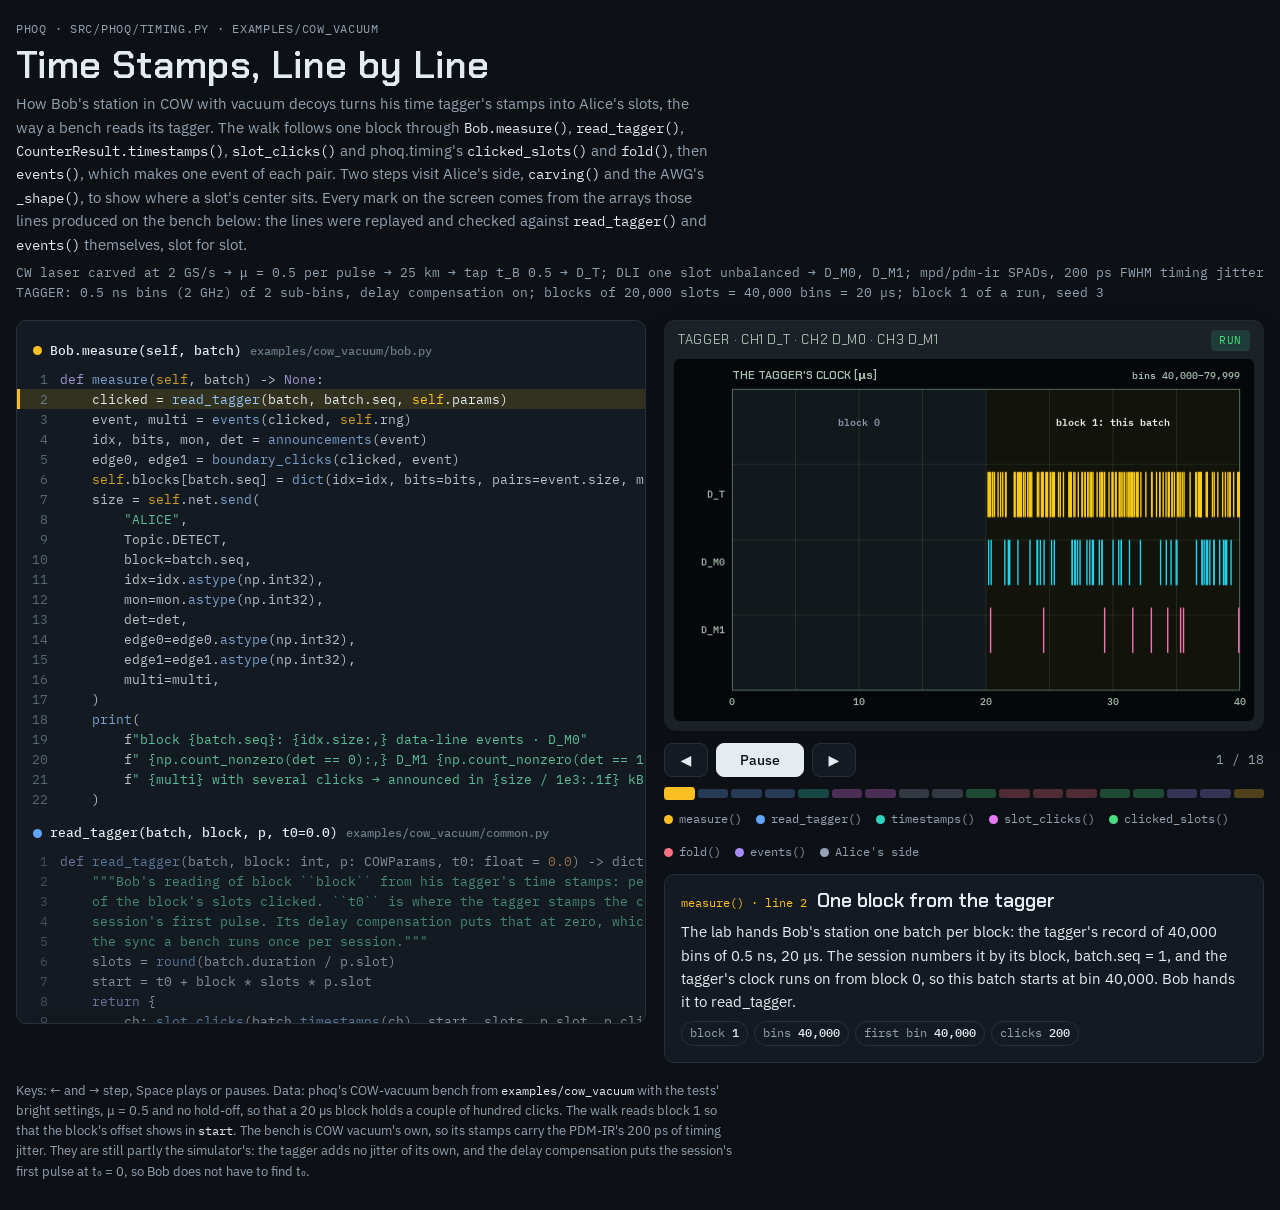
<file: src/phoq/web/walkthroughs/time-stamps.html>
<!doctype html>
<html lang="en">
<head>
<meta charset="utf-8">
<meta name="viewport" content="width=device-width, initial-scale=1, viewport-fit=cover">
<title>Time Stamps, Line by Line</title>
<link rel="preconnect" href="https://fonts.googleapis.com">
<link rel="preconnect" href="https://fonts.gstatic.com" crossorigin>
<link rel="stylesheet" href="https://fonts.googleapis.com/css2?family=Chakra+Petch:wght@500;600&family=IBM+Plex+Mono:wght@400;500&family=IBM+Plex+Sans:wght@400;500;600&display=swap">
<style>
/* Layout: source listing on the left, the station's screen and the step's story on the
   right; one column on phones, screen first. Dark theme only, like an instrument's screen. */
:root {
  --bg: #0d1116;
  --panel: #141a21;
  --fg: #e4ebf1;
  --muted: #93a1af;
  --line: #26303b;
  --accent: #facc15;
  --hl: rgba(250, 204, 21, 0.13);
  --m-measure: #fbbf24;
  --m-read: #60a5fa;
  --m-stamps: #2dd4bf;
  --m-slot: #e879f9;
  --m-clicked: #4ade80;
  --m-fold: #fb7185;
  --m-events: #a78bfa;
  --m-alice: #94a3b8;
  --tok-kw: #c4b5fd;
  --tok-str: #6ee7b7;
  --tok-num: #fdba74;
  --tok-com: #6b7a89;
  --tok-fn: #93c5fd;
  --scr-bg: #05080a;
  --scr-bezel: #1b2127;
  --scr-grid: rgba(134, 178, 150, 0.15);
  --scr-axis: rgba(134, 178, 150, 0.45);
  --scr-text: #a9bdb0;
  --scr-strong: #e8efe9;
  --scr-trace: #facc15;
  --scr-2: #22d3ee;
  --scr-3: #f472b6;
  --scr-4: #94a3b8;
  --scr-5: #4ade80;
  --scr-light: #fb923c;
  --font-display: "Chakra Petch", "Rajdhani", "Segoe UI", system-ui, sans-serif;
  --font-body: "IBM Plex Sans", "Segoe UI", system-ui, -apple-system, sans-serif;
  --font-mono: "IBM Plex Mono", ui-monospace, "SFMono-Regular", Menlo, Consolas, monospace;
  color-scheme: dark;
}
* { box-sizing: border-box; }
body {
  background: var(--bg); color: var(--fg); font-family: var(--font-body); font-size: 15px; line-height: 1.55;
  padding-left: max(16px, env(safe-area-inset-left, 0px));
  padding-right: max(16px, env(safe-area-inset-right, 0px));
  padding-block: 20px 28px;
}
.wrap { max-width: 1440px; margin: 0 auto; display: grid; grid-template-columns: minmax(0, 1fr); gap: 18px; }
header.top { display: grid; grid-template-columns: minmax(0, 1fr); gap: 6px; }
.eyebrow { font-family: var(--font-mono); font-size: 12px; letter-spacing: .06em; color: var(--muted); text-transform: uppercase; }
h1 { font-family: var(--font-display); font-weight: 600; font-size: clamp(26px, 3.4vw, 38px); line-height: 1.1; margin: 0; text-wrap: balance; letter-spacing: .01em; }
.lede { margin: 0; max-width: 78ch; color: var(--muted); }
.lede code, footer code { font-family: var(--font-mono); font-size: .92em; color: var(--fg); }
.bench { font-family: var(--font-mono); font-size: 12.5px; color: var(--muted); margin: 0; max-width: 100%; overflow-x: auto; }

.main { display: grid; grid-template-columns: minmax(0, 1.05fr) minmax(0, 1fr); gap: 18px; align-items: start; }
@media (max-width: 900px) { .main { grid-template-columns: minmax(0, 1fr); } .right { order: -1; } }

.code { background: var(--panel); border: 1px solid var(--line); border-radius: 10px; min-width: 0; overflow: hidden; }
.code-scroll { position: relative; max-height: min(78vh, 860px); overflow: auto; padding: 6px 0 14px; scroll-behavior: smooth; }
@media (max-width: 900px) { .code-scroll { max-height: 46vh; } }
.method { padding-top: 10px; }
.method h2 { margin: 0 0 4px; padding: 4px 16px; font-family: var(--font-mono); font-weight: 500; font-size: 13px; display: flex; flex-wrap: wrap; align-items: center; gap: 4px 8px; color: var(--muted); }
.method h2 .dot { width: 9px; height: 9px; border-radius: 50%; background: var(--mc); flex: none; }
.method h2 b { color: var(--fg); font-weight: 500; }
.method h2 .file { font-size: 11.5px; color: var(--tok-com); }
[data-m="measure"] { --mc: var(--m-measure); }
[data-m="read_tagger"] { --mc: var(--m-read); }
[data-m="timestamps"] { --mc: var(--m-stamps); }
[data-m="slot_clicks"] { --mc: var(--m-slot); }
[data-m="clicked_slots"] { --mc: var(--m-clicked); }
[data-m="fold"] { --mc: var(--m-fold); }
[data-m="events"] { --mc: var(--m-events); }
[data-m="carving"], [data-m="_shape"] { --mc: var(--m-alice); }
pre { margin: 0; font-family: var(--font-mono); font-size: 12.5px; line-height: 1.6; width: max-content; min-width: 100%; }
.ln { display: grid; grid-template-columns: 3.2em auto; padding-right: 14px; border-left: 3px solid transparent; transition: background .35s ease, border-color .35s ease, opacity .35s ease; }
.ln .no { color: var(--tok-com); text-align: right; padding-right: 1em; user-select: none; }
.ln .tx { white-space: pre; }
.code.active .ln { opacity: .55; }
.code.active .method.cur .ln { opacity: .8; }
.code.active .ln.on, .code.active .method.cur .ln.on { opacity: 1; background: var(--hl); border-left-color: var(--mc); }
.k { color: var(--tok-kw); } .s { color: var(--tok-str); } .n { color: var(--tok-num); } .c { color: var(--tok-com); font-style: italic; } .f { color: var(--tok-fn); } .sf { color: var(--m-measure); }

.right { display: grid; gap: 12px; min-width: 0; }
.instrument { background: var(--scr-bezel); border-radius: 12px; padding: 10px; box-shadow: 0 1px 0 rgba(255,255,255,.05) inset, 0 8px 24px rgba(0,0,0,.18); }
.instrument .bar { display: flex; justify-content: space-between; align-items: center; gap: 10px; padding: 0 4px 8px; font-family: var(--font-display); color: var(--scr-text); font-size: 13px; letter-spacing: .05em; }
.instrument .bar .run { font-family: var(--font-mono); font-size: 11px; padding: 2px 8px; border-radius: 4px; background: rgba(52, 211, 153, .15); color: var(--scr-5); }
canvas { display: block; width: 100%; aspect-ratio: 16 / 10; max-width: 100%; background: var(--scr-bg); border-radius: 6px; }

.caption { background: var(--panel); border: 1px solid var(--line); border-radius: 10px; padding: 14px 16px 16px; display: grid; gap: 8px; min-height: 9.5em; }
.cap-head { display: flex; align-items: baseline; gap: 10px; flex-wrap: wrap; }
.cap-head .where { font-family: var(--font-mono); font-size: 12px; color: var(--mc, var(--muted)); }
.cap-head h3 { margin: 0; font-family: var(--font-display); font-weight: 600; font-size: 19px; line-height: 1.25; text-wrap: balance; }
.caption p { margin: 0; max-width: 68ch; }
.chips { display: flex; flex-wrap: wrap; gap: 6px; }
.chip { font-family: var(--font-mono); font-size: 12px; padding: 2px 8px; border-radius: 999px; border: 1px solid var(--line); color: var(--muted); font-variant-numeric: tabular-nums; }
.chip b { color: var(--fg); font-weight: 500; }

.controls { display: flex; align-items: center; gap: 8px; flex-wrap: wrap; }
.controls button { font: 500 14px var(--font-body); color: var(--fg); background: var(--panel); border: 1px solid var(--line); border-radius: 8px; padding: 7px 14px; cursor: pointer; min-width: 44px; }
.controls button:hover { border-color: var(--accent); }
.controls button:focus-visible, .seg:focus-visible { outline: 2px solid var(--accent); outline-offset: 2px; }
.controls button.primary { background: var(--fg); color: var(--bg); border-color: var(--fg); min-width: 88px; }
.counter { font-family: var(--font-mono); font-size: 13px; color: var(--muted); font-variant-numeric: tabular-nums; margin-left: auto; }
.track { display: flex; gap: 3px; width: 100%; }
.seg { flex: 1 1 0; height: 9px; border-radius: 3px; background: var(--mc); opacity: .28; border: 0; padding: 0; cursor: pointer; transition: opacity .25s, transform .25s; }
.seg.done { opacity: .6; } .seg.cur { opacity: 1; transform: scaleY(1.45); }
.legend { display: flex; flex-wrap: wrap; gap: 14px; font-family: var(--font-mono); font-size: 12px; color: var(--muted); }
.legend span { display: inline-flex; align-items: center; gap: 6px; }
.legend i { width: 9px; height: 9px; border-radius: 50%; display: inline-block; background: var(--mc); }
footer { color: var(--muted); font-size: 13px; max-width: 90ch; }
@media (prefers-reduced-motion: reduce) { .ln, .seg { transition: none; } .code-scroll { scroll-behavior: auto; } }
body { margin: 0; }
</style>
</head>
<body>

<div class="wrap">
  <header class="top">
    <div class="eyebrow">phoq · src/phoq/timing.py · examples/cow_vacuum</div>
    <h1>Time Stamps, Line by Line</h1>
    <p class="lede">How Bob's station in COW with vacuum decoys turns his time tagger's stamps into Alice's slots, the way a bench reads its tagger. The walk follows one block through <code>Bob.measure()</code>, <code>read_tagger()</code>, <code>CounterResult.timestamps()</code>, <code>slot_clicks()</code> and phoq.timing's <code>clicked_slots()</code> and <code>fold()</code>, then <code>events()</code>, which makes one event of each pair. Two steps visit Alice's side, <code>carving()</code> and the AWG's <code>_shape()</code>, to show where a slot's center sits. Every mark on the screen comes from the arrays those lines produced on the bench below: the lines were replayed and checked against <code>read_tagger()</code> and <code>events()</code> themselves, slot for slot.</p>
    <pre class="bench">CW laser carved at 2 GS/s → μ = 0.5 per pulse → 25 km → tap t_B 0.5 → D_T; DLI one slot unbalanced → D_M0, D_M1; mpd/pdm-ir SPADs, 200 ps FWHM timing jitter, no hold-off
TAGGER: 0.5 ns bins (2 GHz) of 2 sub-bins, delay compensation on; blocks of 20,000 slots = 40,000 bins = 20 µs; block 1 of a run, seed 3</pre>
  </header>

  <div class="main">
    <div class="code" id="code" aria-label="Source code of the methods Bob's station runs on a block"><div class="code-scroll" id="codeScroll"></div></div>

    <div class="right">
      <div class="instrument">
        <div class="bar"><span>TAGGER · CH1 D_T · CH2 D_M0 · CH3 D_M1</span><span class="run" id="scrState">RUN</span></div>
        <canvas id="scr" width="960" height="600" role="img" aria-label="The station's screen showing the effect of the highlighted line"></canvas>
      </div>
      <div class="controls">
        <button id="prev" type="button" aria-label="Previous step">◀</button>
        <button id="play" type="button" class="primary">Pause</button>
        <button id="next" type="button" aria-label="Next step">▶</button>
        <span class="counter" id="counter">1 / 1</span>
      </div>
      <div class="track" id="track" role="tablist" aria-label="Steps"></div>
      <div class="legend">
        <span data-m="measure"><i></i>measure()</span>
        <span data-m="read_tagger"><i></i>read_tagger()</span>
        <span data-m="timestamps"><i></i>timestamps()</span>
        <span data-m="slot_clicks"><i></i>slot_clicks()</span>
        <span data-m="clicked_slots"><i></i>clicked_slots()</span>
        <span data-m="fold"><i></i>fold()</span>
        <span data-m="events"><i></i>events()</span>
        <span data-m="carving"><i></i>Alice's side</span>
      </div>
      <div class="caption" id="caption" aria-live="polite">
        <div class="cap-head"><span class="where" id="capWhere"></span><h3 id="capTitle"></h3></div>
        <p id="capBody"></p>
        <div class="chips" id="capChips"></div>
      </div>
    </div>
  </div>
  <footer>Keys: ← and → step, Space plays or pauses. Data: phoq's COW-vacuum bench from <code>examples/cow_vacuum</code> with the tests' bright settings, μ = 0.5 and no hold-off, so that a 20 µs block holds a couple of hundred clicks. The walk reads block 1 so that the block's offset shows in <code>start</code>. The bench is COW vacuum's own, so its stamps carry the PDM-IR's 200 ps of timing jitter. They are still partly the simulator's: the tagger adds no jitter of its own, and the delay compensation puts the session's first pulse at t₀ = 0, so Bob does not have to find t₀.</footer>
</div>

<script id="data" type="application/json">{"nums":{"seed":3,"block":1,"tau":1e-09,"rate":1000000000.0,"bin_rate":2000000000.0,"awg_rate":2000000000.0,"bins":40000,"batch_start":40000,"duration":2e-05,"slots":20000,"pairs":10000,"t0":0.0,"start":2e-05,"fold_t0":2.0000250000000002e-05,"window":[-5e-10,0.0],"mu":0.5,"distance":25000.0,"eff":0.25,"dcr":250.0,"jitter":2e-10,"sub_bins":2,"flagged":{"ch1":121,"ch2":43,"ch3":8},"ev":{"NONE":9854,"T0":58,"T1":62,"M0":22,"M1":4},"multi":1,"ann":{"idx":120,"mon":26,"m0":22,"m1":4,"edge0":20,"edge1":3}},"ch":{"ch1":{"k":[330,454,574,722,1030,1058,1336,1898,2298,2636,3078,3160,4444,4534,4576,4958,5098,5244,5468,5576,5920,6170,6566,6812,6930,7018,7208,8088,8316,8732,8798,8854,9014,9460,9474,9624,9686,10140,10168,10444,10636,10774,11422,11694,12198,13066,13100,13308,13392,13426,13836,14008,14536,15108,15194,15580,15626,16032,16062,16392,16550,16622,16848,17500,17922,18146,18174,18338,18638,18682,19374,19854,19906,20006,20392,20502,20986,21096,21288,21562,21838,22206,22504,22520,22700,22916,23052,23088,23118,23396,23716,23840,23962,24388,25178,26082,26148,26850,27370,27376,27904,28356,28712,28764,28858,29278,29332,29664,30156,30360,30580,30900,31186,32144,33030,33172,33478,33608,33656,33794,33806,33858,33908,34678,34796,34854,35660,35940,36512,37266,37702,38108,38400,38446,39000,39640,39696,39790,39944],"fine":[-420.5,31.4,-39.5,267.4,186.5,-125.7,-31.8,-52.1,92.5,-321.1,-110.5,203.3,-178.2,-0.5,146.2,-128.9,58.2,112.4,77.7,-35.9,132.8,64.4,-156.7,148.8,83.8,121.1,86.2,-159.4,35.0,0.8,169.6,237.6,-390.9,228.7,-29.9,-37.0,-209.0,90.5,-86.2,-131.0,-134.0,154.0,249.1,295.1,275.0,-1.5,-211.5,-159.1,-124.9,-228.5,220.5,60.9,-34.7,5.6,-108.8,-92.8,-174.4,-239.6,26.8,-190.0,-70.5,-123.9,65.2,291.3,11.3,-132.6,-18.4,-161.6,358.4,-173.8,0.3,235.8,127.9,-175.1,-254.5,234.4,115.1,-90.6,-87.1,94.0,122.6,111.0,361.2,195.4,166.8,158.2,150.0,-154.2,-35.8,-133.5,161.1,-4.3,237.5,4.1,-152.2,-3.5,197.4,-86.2,-185.2,75.2,-229.8,-167.3,-280.6,-284.0,-40.9,-269.8,-196.2,50.3,-19.9,-176.7,238.5,227.9,111.1,-112.6,58.4,263.3,-121.3,70.2,34.5,166.7,154.3,162.9,-128.5,138.2,45.6,19.5,79.1,-129.3,121.0,7.4,247.2,-355.1,-15.6,345.1,-68.8,33.7,281.6,-85.8,307.4],"n":[164,227,287,361,515,529,668,949,1149,1317,1539,1580,2222,2267,2288,2479,2549,2622,2734,2788,2960,3085,3283,3406,3465,3509,3604,4044,4158,4366,4399,4427,4506,4730,4737,4812,4843,5070,5084,5222,5318,5387,5711,5847,6099,6533,6550,6654,6696,6713,6918,7004,7268,7554,7597,7790,7813,8016,8031,8196,8275,8311,8424,8750,8961,9073,9087,9169,9319,9341,9687,9927,9953,10003,10195,10251,10493,10548,10644,10781,10919,11103,11252,11260,11350,11458,11526,11544,11559,11698,11858,11920,11981,12194,12589,13041,13074,13425,13685,13688,13952,14178,14355,14381,14429,14638,14666,14832,15078,15180,15290,15450,15593,16072,16515,16586,16739,16804,16828,16897,16903,16929,16954,17339,17398,17427,17830,17970,18256,18633,18851,19053,19200,19223,19500,19820,19848,19895,19972],"phi":[329.461,-218.585,-289.465,17.439,-63.536,-375.68,-281.838,-302.075,-157.457,428.887,-360.531,-46.681,-428.228,-250.533,-103.834,-378.908,-191.76,-137.615,-172.304,-285.903,-117.192,-185.565,-406.719,-101.242,-166.212,-128.879,-163.781,-409.384,-214.986,-249.213,-80.38,-12.41,359.076,-21.348,-279.899,-286.965,-459.048,-159.466,-336.175,-381.046,-383.982,-96.026,-0.854,45.148,24.969,-251.536,-461.501,-409.135,-374.942,-478.46,-29.547,-189.126,-284.653,-244.382,-358.85,-342.837,-424.367,-489.608,-223.201,-439.981,-320.453,-373.942,-184.793,41.325,-238.73,-382.574,-268.386,-411.64,108.354,-423.842,-249.746,-14.234,-122.059,-425.115,495.495,-15.595,-134.878,-340.599,-337.063,-156.03,-127.399,-139.002,111.226,-54.635,-83.18,-91.838,-100.048,-404.21,-285.76,-383.546,-88.878,-254.264,-12.47,-245.882,-402.152,-253.547,-52.581,-336.155,-435.197,-174.751,-479.85,-417.299,469.433,465.983,-290.946,480.181,-446.245,-199.72,-269.915,-426.656,-11.474,-22.118,-138.861,-362.563,-191.561,13.302,-371.289,-179.83,-215.542,-83.318,-95.714,-87.094,-378.484,-111.804,-204.39,-230.531,-170.867,-379.262,-129.032,-242.56,-2.812,394.929,-265.614,95.147,-318.843,-216.262,31.639,-335.822,57.366],"kept":121,"outside":0},"ch2":{"k":[416,814,2962,3514,3732,5030,6928,8034,8132,8560,9146,10332,10758,13554,13604,13988,14084,14412,14810,15902,16350,16752,16910,17848,18274,18276,20014,20904,21308,21316,22594,24322,27494,28392,29140,29952,30072,33146,34006,34028,34346,34690,34894,35254,35884,35938,36796,37400,37454,37694,37906,38596],"fine":[-238.8,60.1,-84.4,-27.6,-63.8,3.5,247.1,-36.0,-20.5,-224.1,218.4,302.7,2.2,218.2,322.4,39.5,83.0,-185.9,219.0,56.9,-273.8,-209.4,-91.6,-281.3,-37.0,18.9,196.5,176.9,-54.0,9.6,253.5,236.0,-282.0,-172.4,208.3,82.4,20.1,117.1,55.9,203.4,-174.5,266.0,291.7,102.7,-22.7,151.3,33.0,-1.2,-11.6,228.0,109.5,319.3],"n":[208,407,1481,1757,1866,2515,3464,4017,4066,4280,4573,5166,5379,6777,6802,6994,7042,7206,7405,7951,8174,8376,8455,8923,9137,9138,10007,10452,10654,10658,11297,12161,13746,14196,14570,14976,15036,16573,17003,17014,17173,17345,17447,17627,17942,17969,18398,18700,18727,18847,18953,19298],"phi":[-488.83,-189.864,-334.388,-277.631,-313.837,-246.471,-2.925,-285.992,-270.518,-474.111,-31.575,52.666,-247.836,-31.751,72.407,-210.507,-167.014,-435.923,-31.049,-193.073,476.217,-459.436,-341.636,468.75,-286.976,-231.138,-53.518,-73.137,-304.016,-240.443,3.543,-13.968,468.048,-422.433,-41.673,-167.603,-229.892,-132.946,-194.064,-46.567,-424.475,16.032,41.692,-147.336,-272.688,-98.712,-216.963,-251.2,-261.554,-21.964,-140.475,69.324],"kept":43,"outside":0},"ch3":{"k":[724,9076,18684,23118,26042,28620,30646,31106,39806],"fine":[-152.9,-10.2,-23.8,-100.7,140.7,6.6,-351.3,2.5,19.2],"n":[362,4538,9342,11559,13021,14310,15322,15553,19903],"phi":[-402.862,-260.199,-273.798,-350.684,-109.284,-243.415,398.664,-247.546,-230.774],"kept":8,"outside":0}},"worked":{"index":1,"bin":40454,"fine":31.4,"t":2.0227031400000003e-05,"x":226.7814000000004,"n":227,"phi":-218.585,"pair":113,"sent":"decoy 1","bit":0},"strip":{"first":109,"kind":["bit 0","bit 0","decoy 2","bit 0","decoy 1","bit 0","bit 1","bit 0","decoy 2"],"event":[-1,-1,-1,-1,0,-1,-1,-1,-1]},"refs":{"measure":"examples/cow_vacuum:bob.Bob.measure","read_tagger":"examples/cow_vacuum:common.read_tagger","timestamps":"phoq.instruments:CounterResult.timestamps","slot_clicks":"examples/cow_vacuum:common.slot_clicks","clicked_slots":"phoq.timing:clicked_slots","fold":"phoq.timing:fold","events":"examples/cow_vacuum:common.events","carving":"examples/cow_vacuum:common.carving","_shape":"phoq.generators:ArbitraryWaveformGenerator._shape"},"src":{"measure":"    def measure(self, batch) -> None:\n        clicked = read_tagger(batch, batch.seq, self.params)\n        event, multi = events(clicked, self.rng)\n        idx, bits, mon, det = announcements(event)\n        edge0, edge1 = boundary_clicks(clicked, event)\n        self.blocks[batch.seq] = dict(idx=idx, bits=bits, pairs=event.size, multi=multi)\n        size = self.net.send(\n            \"ALICE\",\n            Topic.DETECT,\n            block=batch.seq,\n            idx=idx.astype(np.int32),\n            mon=mon.astype(np.int32),\n            det=det,\n            edge0=edge0.astype(np.int32),\n            edge1=edge1.astype(np.int32),\n            multi=multi,\n        )\n        print(\n            f\"block {batch.seq}: {idx.size:,} data-line events \u00b7 D_M0\"\n            f\" {np.count_nonzero(det == 0):,} D_M1 {np.count_nonzero(det == 1):,} \u00b7\"\n            f\" {multi} with several clicks \u2192 announced in {size / 1e3:.1f} kB\"\n        )\n","read_tagger":"def read_tagger(batch, block: int, p: COWParams, t0: float = 0.0) -> dict:\n    \"\"\"Bob's reading of block ``block`` from his tagger's time stamps: per channel, which\n    of the block's slots clicked. ``t0`` is where the tagger stamps the center of the\n    session's first pulse. Its delay compensation puts that at zero, which stands in for\n    the sync a bench runs once per session.\"\"\"\n    slots = round(batch.duration / p.slot)\n    start = t0 + block * slots * p.slot\n    return {\n        ch: slot_clicks(batch.timestamps(ch), start, slots, p.slot, p.click_window)\n        for ch in (DT, DM0, DM1)\n    }\n","timestamps":"    def timestamps(self, channel: str) -> np.ndarray:\n        \"\"\"Absolute click times [s] on a channel (bin k is centered on t = k / rate).\"\"\"\n        t = (self.start + np.flatnonzero(self.clicks[channel])) / self.rate\n        return t + self.fine[channel] if channel in self.fine else t\n","slot_clicks":"def slot_clicks(\n    stamps: np.ndarray, start: float, slots: int, tau: float, click_window: bool = True\n) -> np.ndarray:\n    \"\"\"Which of ``slots`` slots of length ``tau`` a channel clicked in, from its time\n    stamps, ``start`` being where Bob's clock puts the center of the first slot's pulse.\n    A pulse fills the first half of its slot, so a slot is centered a quarter slot after\n    its pulse, and the click window keeps the stamps in that first half.\"\"\"\n    window = (-tau / 2, 0.0) if click_window else None\n    return clicked_slots(stamps, start + tau / 4, tau, slots, window)\n","clicked_slots":"def clicked_slots(\n    t, t0: float, period: float, slots: int, window: tuple[float, float] | None = None\n) -> np.ndarray:\n    \"\"\"Which of ``slots`` slots, slot n centered on t0 + n\u00b7period, hold a time stamp.\n    With ``window`` = (lo, hi), only the stamps whose phase lies in lo \u2264 \u03c6 < hi count:\n    the station's click window. Stamps outside slots 0 \u2026 slots \u2212 1 belong to another\n    block.\"\"\"\n    n, phase = fold(t, t0, period)\n    if window is not None:\n        n = n[(phase >= window[0]) & (phase < window[1])]\n    out = np.zeros(slots, dtype=bool)\n    out[n[(n >= 0) & (n < slots)]] = True\n    return out\n","fold":"def fold(t, t0: float, period: float) -> tuple[np.ndarray, np.ndarray]:\n    \"\"\"The slot n and the phase \u03c6, in [\u2212period/2, period/2), of each time stamp:\n    t = t0 + n\u00b7period + \u03c6, slot n centered on t0 + n\u00b7period.\"\"\"\n    x = (np.asarray(t, dtype=float) - t0) / period\n    n = np.floor(x + 0.5)\n    return n.astype(np.int64), (x - n) * period\n","events":"def events(clicked: dict, rng: np.random.Generator) -> tuple[np.ndarray, int]:\n    \"\"\"One event per pair from its four windows: D_T in T_0 or T_1, D_M0 or D_M1 in the\n    pair's second slot, ``clicked`` holding each channel's slots as ``read_tagger``\n    gives them. If several clicked, Bob takes one of them at random, the paper's\n    squashing rule; the monitoring detectors' other windows stay out of the events.\n    Returns (NONE, T0, T1, M0 or M1 per pair; pairs where several clicked).\n    \"\"\"\n    w = np.stack(\n        [clicked[DT][1::2], clicked[DT][0::2], clicked[DM0][1::2], clicked[DM1][1::2]]\n    )\n    n = w.sum(axis=0)\n    out = np.full(n.size, NONE, dtype=np.int8)\n    one, many = np.flatnonzero(n == 1), np.flatnonzero(n > 1)\n    out[one] = np.argmax(w[:, one], axis=0)\n    out[many] = np.argmax(w[:, many] * rng.random((w.shape[0], many.size)), axis=0)\n    return out, int(many.size)\n","carving":"def carving(occ: np.ndarray) -> np.ndarray:\n    \"\"\"Intensity-modulator transmissions at twice the pulse rate: each slot is\n    (pulse or dark, dark), so a pulse fills half of its slot and empty slots stay dark.\n    \"\"\"\n    t = np.zeros(2 * occ.size)\n    t[0::2] = occ\n    return t\n","_shape":"    def _shape(self, ch: str, tau: np.ndarray) -> np.ndarray:\n        g = lambda key: getattr(self, f\"{ch}_{key}\")  # noqa: E731\n        tau = np.asarray(tau, dtype=float)\n        if not g(\"enabled\"):\n            return np.zeros(tau.shape)\n        shape, offset, amp, f = g(\"shape\"), g(\"offset\"), 0.5 * g(\"vpp\"), g(\"freq\")\n        if shape == \"dc\":\n            return np.full(tau.shape, offset)\n        if shape == \"pattern\":\n            pat = self.patterns[ch]\n            if pat is None:\n                return np.full(tau.shape, offset)\n            if self.rise_time > 0 or self.jitter > 0:\n                return offset + amp * self._pattern_edges(ch, pat, tau * f, f)\n            return offset + amp * pat[np.rint(tau * f).astype(np.int64) % pat.size]\n        cycles = tau * f + g(\"phase\") / 360.0\n        frac = cycles - np.floor(cycles)\n        if shape == \"sine\":\n            return offset + amp * np.sin(2 * np.pi * cycles)\n        if shape == \"square\":\n            if self.rise_time > 0 or self.jitter > 0:\n                return offset + amp * self._square_edges(ch, cycles, g(\"duty\"), f)\n            return offset + amp * np.where(frac < g(\"duty\"), 1.0, -1.0)\n        if shape == \"triangle\":\n            return offset + amp * (1.0 - 4.0 * np.abs(frac - 0.5))\n        return offset + amp * (2.0 * frac - 1.0)  # ramp\n"}}</script>
<script>
(() => {
"use strict";
const D = JSON.parse(document.getElementById("data").textContent);
const N = D.nums, K = D.worked, CHS = D.ch, ST = D.strip;
const ORDER = ["measure", "read_tagger", "timestamps", "slot_clicks", "clicked_slots", "fold", "events", "carving", "_shape"];
const reduceMotion = window.matchMedia("(prefers-reduced-motion: reduce)").matches;

/* ---------- source listing with a small Python highlighter ---------- */
const esc = (s) => String(s).replace(/&/g, "&amp;").replace(/</g, "&lt;").replace(/>/g, "&gt;");
const KW = new Set(["def", "return", "if", "elif", "else", "for", "in", "and", "or", "not", "is", "None", "True", "False", "import", "from", "as", "with", "while", "lambda"]);
function hl(line, st) {
  let out = "", i = 0;
  if (st.doc) {
    const j = line.indexOf('"""');
    if (j < 0) return [`<span class="s">${esc(line)}</span>`, st];
    out += `<span class="s">${esc(line.slice(0, j + 3))}</span>`; i = j + 3; st = { doc: false };
  }
  const re = /(#.*$)|("""|"(?:[^"\\]|\\.)*"|'(?:[^'\\]|\\.)*')|(\b\d[\d_]*(?:\.\d*)?(?:e[-+]?\d+)?\b)|(@?[A-Za-z_]\w*)/g;
  re.lastIndex = i;
  let m, last = i;
  while ((m = re.exec(line))) {
    out += esc(line.slice(last, m.index));
    if (m[1]) out += `<span class="c">${esc(m[1])}</span>`;
    else if (m[2] === '"""') {
      const j = line.indexOf('"""', m.index + 3);
      if (j < 0) { out += `<span class="s">${esc(line.slice(m.index))}</span>`; return [out, { doc: true }]; }
      out += `<span class="s">${esc(line.slice(m.index, j + 3))}</span>`; re.lastIndex = j + 3; last = j + 3; continue;
    } else if (m[2]) out += `<span class="s">${esc(m[2])}</span>`;
    else if (m[3]) out += `<span class="n">${m[3]}</span>`;
    else if (m[4]) {
      const w = m[4], nxt = line[m.index + w.length];
      if (w[0] === "@") out += `<span class="k">${w}</span>`;
      else if (KW.has(w)) out += `<span class="k">${w}</span>`;
      else if (w === "self") out += `<span class="sf">${w}</span>`;
      else if (nxt === "(") out += `<span class="f">${w}</span>`;
      else out += w;
    }
    last = re.lastIndex;
  }
  out += esc(line.slice(last));
  return [out, st];
}
const LABELS = {
  measure: "Bob.measure(self, batch)",
  read_tagger: "read_tagger(batch, block, p, t0=0.0)",
  timestamps: "CounterResult.timestamps(self, channel)",
  slot_clicks: "slot_clicks(stamps, start, slots, tau, click_window=True)",
  clicked_slots: "phoq.timing.clicked_slots(t, t0, period, slots, window=None)",
  fold: "phoq.timing.fold(t, t0, period)",
  events: "events(clicked, rng)",
  carving: "carving(occ)",
  _shape: "ArbitraryWaveformGenerator._shape(self, ch, tau)",
};
const FILES = {
  measure: "examples/cow_vacuum/bob.py", read_tagger: "examples/cow_vacuum/common.py", timestamps: "src/phoq/instruments.py",
  slot_clicks: "examples/cow_vacuum/common.py", clicked_slots: "src/phoq/timing.py", fold: "src/phoq/timing.py",
  events: "examples/cow_vacuum/common.py", carving: "examples/cow_vacuum/common.py · Alice", _shape: "src/phoq/generators.py · Alice",
};
const codeScroll = document.getElementById("codeScroll");
const LINES = {};
for (const m of ORDER) {
  const sec = document.createElement("section");
  sec.className = "method"; sec.dataset.m = m;
  sec.innerHTML = `<h2><span class="dot"></span><b>${esc(LABELS[m])}</b><span class="file">${esc(FILES[m])}</span></h2>`;
  const pre = document.createElement("pre");
  let st = { doc: false };
  const raw = D.src[m].replace(/\n+$/, "").split("\n");
  const ind = raw[0].length - raw[0].trimStart().length, pad = " ".repeat(ind);
  LINES[m] = [];
  raw.forEach((ln, i) => {
    const [html, s2] = hl(ln.startsWith(pad) ? ln.slice(ind) : ln, st); st = s2;
    const row = document.createElement("div");
    row.className = "ln";
    row.innerHTML = `<span class="no">${i + 1}</span><span class="tx">${html || " "}</span>`;
    pre.appendChild(row); LINES[m].push(row);
  });
  sec.appendChild(pre); codeScroll.appendChild(sec);
}

/* ---------- derived ---------- */
const ALL = ["ch1", "ch2", "ch3"];
const NAMES = { ch1: "D_T", ch2: "D_M0", ch3: "D_M1" };
const fmt = (v) => Number(v).toLocaleString("en-US");
const minus = (v) => (v < 0 ? "−" + fmt(-v) : fmt(v));
const us = (s, d = 3) => (s * 1e6).toFixed(d);
const PS = N.tau * 1e12;  // one slot [ps]
const WIN = N.window.map((v) => Math.round(v * 1e15) / 1e3);  // [ps]
const total = ALL.reduce((a, ch) => a + CHS[ch].k.length, 0);
const keptAll = ALL.reduce((a, ch) => a + CHS[ch].kept, 0);
const outside = ALL.reduce((a, ch) => a + CHS[ch].outside, 0);
const jitterPs = Math.round(N.jitter * 1e12);
const signed = (v) => (v < 0 ? "\u2212 " : "+ ") + fmt(Math.abs(v));
const firstWords = K.index ? "D_T's first click of the block falls outside the click window, so the walk follows its second" : "D_T's first click in this block";
const win = K.n % 2 ? "T₀" : "T₁";
const stateOf = (pair) => ST.kind[pair - ST.first];
const occ = (state, second) => second ? state === "bit 0" || state === "decoy 1" : state === "bit 1" || state === "decoy 1";
const pulseIn = (j) => occ(stateOf(Math.floor(j / 2)), j % 2 === 1);
const slotWords = (j) => pulseIn(j) ? "(pulse, dark)" : "(dark, dark)";
const xOf = (k) => ((N.batch_start + k) / N.bin_rate - N.fold_t0) / N.tau;
const FLAG = {};
for (const ch of ALL) {
  const s = new Set();
  CHS[ch].n.forEach((n, i) => { const p = CHS[ch].phi[i]; if (p >= WIN[0] && p < WIN[1] && n >= 0 && n < N.slots) s.add(n); });
  FLAG[ch] = [...s].sort((a, b) => a - b);
}
const HB = 25;  // histogram bin [ps]
const HIST = new Map();
for (const ch of ALL) for (const v of CHS[ch].phi) { const b = Math.round(v / HB) * HB; HIST.set(b, (HIST.get(b) || 0) + 1); }
const maxBin = Math.max(1, ...HIST.values());
const announced = K.bit !== null;

/* ---------- the steps ---------- */
const S = [
  { m: "measure", a: 1, b: 1, sc: "batch", t: "One block from the tagger",
    p: `The lab hands Bob's station one batch per block: the tagger's record of ${fmt(N.bins)} bins of 0.5 ns, ${us(N.duration, 0)} µs. The session numbers it by its block, batch.seq = ${N.block}, and the tagger's clock runs on from block 0, so this batch starts at bin ${fmt(N.batch_start)}. Bob hands it to read_tagger.`,
    c: [["block", N.block], ["bins", fmt(N.bins)], ["first bin", fmt(N.batch_start)], ["clicks", total]] },
  { m: "read_tagger", a: 5, b: 5, sc: "table", t: "Slots in the block",
    p: `A COW slot is τ = 1/rate = 1 ns, two tagger bins. The block's ${us(N.duration, 0)} µs hold ${fmt(N.slots)} slots, ${fmt(N.pairs)} pairs.`,
    rows: [["duration", `${us(N.duration, 0)} µs`, "batch.duration"], ["p.slot", "1 ns", "τ = 1 / rate"], ["slots", fmt(N.slots), "round(duration / τ)", 1]] },
  { m: "read_tagger", a: 6, b: 6, sc: "clock", t: "Where the block's first pulse sits",
    p: `t0 is where the tagger stamps the center of the session's first pulse. The tagger's delay compensation puts it at 0, which stands in for the sync a bench runs once per session. Block ${N.block}'s first pulse is then at start = t0 + block·slots·τ = ${us(N.start, 0)} µs.`,
    c: [["t0", "0"], ["start", `${us(N.start, 0)} µs`]] },
  { m: "read_tagger", a: 7, b: 10, sc: "table", t: "Each channel on its own",
    p: `Each channel goes through slot_clicks with its own stamps: D_T on the data line, D_M0 and D_M1 on the two ports of the delay-line interferometer. The walk follows D_T.`,
    rows: [["ch1", "D_T", `${CHS.ch1.k.length} stamps, data line`, 1], ["ch2", "D_M0", `${CHS.ch2.k.length} stamps, constructive port`], ["ch3", "D_M1", `${CHS.ch3.k.length} stamps, destructive port`]] },
  { m: "timestamps", a: 1, b: 3, sc: "stamps", t: "From bins to time stamps",
    p: `The simulator keeps a click flag per bin. A real tagger gives only a time per click, and timestamps() turns the flags into those times: bin k's center, k/rate, plus the click's own time in its bin (fine). The tagger's ${N.sub_bins} sub-bins put the photon where in the bin it arrived, and the detectors' ${jitterPs} ps of jitter blurs that. ${firstWords}, in bin ${fmt(K.bin)}: ${signed(K.fine)} ps from its center, stamped at ${us(K.t, 6)} µs.`,
    c: [["bin", fmt(K.bin)], ["fine", `${signed(K.fine)} ps`], ["t", `${us(K.t, 6)} µs`]] },
  { m: "slot_clicks", a: 7, b: 7, sc: "slot", t: "The click window",
    p: `A slot is two symbols of Alice's modulator, the pulse (or vacuum) and then dark. Bob keeps the half with the pulse: in fold's frame, with φ measured from the slot's center, that is −τ/2 ≤ φ < 0. The window drops half of the dark counts and of the modulator's leak. The photons of a pulse arrive anywhere in its half, and the detectors' ${jitterPs} ps of jitter stamps a few of them beyond its edges, out of the window.`,
    c: [["window", `${minus(WIN[0])} ≤ φ < ${minus(WIN[1])} ps`], ["jitter", `${jitterPs} ps FWHM`]] },
  { m: "slot_clicks", a: 8, b: 8, sc: "refs", t: "Slot 0's center is start + τ/4",
    p: `start is the center of the block's first pulse, and the pulse fills the first half of its slot. The slot runs from τ/4 before start to 3τ/4 after it, so its center is a quarter slot after start. Measured from the slot's leading edge, the same point is τ/2: the three axes measure one slot from three places.`,
    c: [["start", `${us(N.start, 0)} µs`], ["start + τ/4", `${us(N.fold_t0, 5)} µs`]] },
  { m: "carving", a: 4, b: 5, sc: "carve", t: "Alice's side: the pulse comes first",
    p: `Alice's modulator runs at twice the pulse rate, and carving() writes each slot as (pulse or dark, dark). Pair ${K.pair} is ${K.sent}, so slot ${2 * K.pair} is ${slotWords(2 * K.pair)} and slot ${2 * K.pair + 1} is ${slotWords(2 * K.pair + 1)}.`,
    c: [["symbols", "2 per slot"], ["AWG", `${N.awg_rate / 1e9} GS/s`]] },
  { m: "_shape", a: 12, b: 14, sc: "centers", t: "Every time is a center",
    p: `This AWG has no rise time or jitter set, so it reads its pattern at the nearest symbol, rint(τ·f), and symbol k is centered on k/f. The tagger's delay compensation centers bin k on the same time, so a pulse sits in the middle of its bin and start is a pulse's center. Symbols starting at k/f (bottom) would split each pulse across two bins: the window would get half of it, −3 dB, and the dark bin the rest.`,
    c: [["symbol k", "k/f ± 1/(2f)"], ["bin k", "k/rate ± 1/(2 rate)"]] },
  { m: "clicked_slots", a: 7, b: 7, sc: "table", t: "Fold onto the slots",
    p: `clicked_slots folds the stamps onto slots centered on t0 + n·period, with t0 = start + τ/4 and a period of one slot.`,
    rows: [["t0", `${us(N.fold_t0, 5)} µs`, "start + τ/4", 1], ["period", "1 ns", "τ"], ["slots", `0 … ${fmt(N.slots - 1)}`, "this block"], ["window", `(${minus(WIN[0])}, ${minus(WIN[1])}) ps`, "lo ≤ φ < hi"]] },
  { m: "fold", a: 3, b: 3, sc: "xaxis", t: "Count slots from slot 0's center",
    p: `x = (t − t0)/τ puts slot n's center at x = n. For the D_T stamp the walk follows, x = (${us(K.t, 6)} − ${us(N.fold_t0, 5)}) µs / 1 ns = ${K.x.toFixed(2)}.`,
    c: [["t", `${us(K.t, 6)} µs`], ["x", K.x.toFixed(2)]] },
  { m: "fold", a: 4, b: 4, sc: "cuts", t: "Round to the nearest center",
    p: `On its own, floor(x) cuts at the integers, which are the slot centers, and would split every pulse between two slots. Adding ½ moves each cut to midway between centers: n = ⌊${K.x.toFixed(2)} + ½⌋ = ${K.n}. A stamp exactly on a cut goes to the later slot; np.rint would round halves to even and send it either way.`,
    c: [["n", K.n]] },
  { m: "fold", a: 5, b: 5, sc: "phase", t: "What is left is the phase",
    p: `φ = (x − n)·τ = (${K.x.toFixed(2)} − ${K.n}) × 1 ns = ${minus(Math.round(K.phi))} ps. The block's ${total} stamps spread over the slot: a pulse's photons arrive anywhere in its half, the jitter blurs them over its edges, and a few come from dark counts and the modulator's leak in the dark half.`,
    c: [["φ", `${minus(Math.round(K.phi))} ps`], ["stamps", total]] },
  { m: "clicked_slots", a: 8, b: 9, sc: "phase", win: true, t: "The cut on φ",
    p: `Only the stamps with −τ/2 ≤ φ < 0 count, and ${keptAll} of ${total} pass. The others are mostly a pulse's clicks that the jitter moved over the window's edges, with the dark half's dark counts and leak. Dropped here, each click still started its detector's hold-off.`,
    c: [["kept", `${keptAll} of ${total}`]] },
  { m: "clicked_slots", a: 10, b: 11, sc: "flags", t: "One flag per slot",
    p: `out[n] = True for each slot 0 … ${fmt(N.slots - 1)} that holds a stamp. A stamp that folds outside them belongs to another block and is dropped (${outside} here). These flags are what read_tagger returns for each channel.`,
    c: ALL.map((ch) => [NAMES[ch], N.flagged[ch]]) },
  { m: "events", a: 7, b: 9, sc: "pairs", t: "Four windows per pair",
    p: `Pair k is slots 2k and 2k + 1. D_T in the second slot is T₀, bit 0, and in the first slot T₁, bit 1. D_M0 and D_M1 count in the second slot, where the interferometer brings the pair's two pulses together. Pair ${K.pair} has D_T in slot ${K.n}: ${win}. Alice sent ${K.sent}.`,
    c: [["pair", K.pair], ["window", win]] },
  { m: "events", a: 10, b: 15, sc: "events", t: "One event per pair",
    p: `A pair with one window clicked takes that event. ${N.multi} pairs had more than one, and Bob took one of them at random, the paper's squashing rule. Of ${fmt(N.pairs)} pairs: T₀ ${N.ev.T0}, T₁ ${N.ev.T1}, D_M0 ${N.ev.M0}, D_M1 ${N.ev.M1}, none ${fmt(N.ev.NONE)}.`,
    c: [["several", N.multi], ["events", fmt(N.pairs - N.ev.NONE)]] },
  { m: "measure", a: 2, b: 4, sc: "table", t: "What Bob announces",
    p: `Back in measure(), Bob announces the pairs with a data-line event (not which slot), the monitoring events with their detector, and the D_M clicks at the boundaries between pairs. ${announced ? `Pair ${K.pair} is announced; its bit, ${K.bit}, stays with Bob.` : `Pair ${K.pair}'s event went to the monitoring line.`}`,
    rows: [["data line", `${N.ann.idx} pairs`, "their bits stay private", 1], ["monitoring", `${N.ann.mon} pairs`, `D_M0 ${N.ann.m0}, D_M1 ${N.ann.m1}`], ["boundaries", `${N.ann.edge0 + N.ann.edge1} clicks`, `D_M0 ${N.ann.edge0}, D_M1 ${N.ann.edge1}`]] },
];

/* ---------- canvas helpers ---------- */
const cv = document.getElementById("scr");
const ctx = cv.getContext("2d");
let W = 960, H = 600;
function resize() {
  const r = cv.getBoundingClientRect();
  const dpr = Math.min(window.devicePixelRatio || 1, 2);
  W = Math.max(320, r.width); H = W * 10 / 16;
  cv.width = Math.round(W * dpr); cv.height = Math.round(H * dpr);
  ctx.setTransform(dpr, 0, 0, dpr, 0, 0);
}
const css = (v) => getComputedStyle(document.documentElement).getPropertyValue(v).trim();
let C = {};
function colors() { C = { grid: css("--scr-grid"), axis: css("--scr-axis"), text: css("--scr-text"), strong: css("--scr-strong"), tr: css("--scr-trace"), c2: css("--scr-2"), c3: css("--scr-3"), c4: css("--scr-4"), c5: css("--scr-5"), light: css("--scr-light"), bg: css("--scr-bg") }; }
const ease = (t) => t < 0.5 ? 4 * t * t * t : 1 - Math.pow(-2 * t + 2, 3) / 2;
const font = (px, w = 500, fam = "mono") => `${w} ${px}px ${fam === "mono" ? '"IBM Plex Mono", ui-monospace, monospace' : '"Chakra Petch", system-ui, sans-serif'}`;
const sz = () => Math.max(10, Math.min(13, W / 64));
function rgba(hex, a) {
  const m = hex.replace("#", ""); const n = parseInt(m.length === 3 ? m.split("").map((c) => c + c).join("") : m, 16);
  return `rgba(${(n >> 16) & 255}, ${(n >> 8) & 255}, ${n & 255}, ${a})`;
}
function frame(o) {
  const L = Math.max(58, W * 0.08), R = 14, T = 30, B = 30;
  const pw = W - L - R, ph = H - T - B;
  const [x0, x1] = o.x, [y0, y1] = o.y;
  const X = (x) => L + (x - x0) / (x1 - x0) * pw;
  const Y = (y) => T + (1 - (y - y0) / (y1 - y0)) * ph;
  ctx.fillStyle = C.bg; ctx.fillRect(0, 0, W, H);
  ctx.strokeStyle = C.grid; ctx.lineWidth = 1;
  const nx = o.nx || 10, ny = o.ny || 8;
  for (let i = 0; i <= nx; i++) { const x = L + i * pw / nx; ctx.beginPath(); ctx.moveTo(x, T); ctx.lineTo(x, T + ph); ctx.stroke(); }
  for (let j = 0; j <= ny; j++) { const y = T + j * ph / ny; ctx.beginPath(); ctx.moveTo(L, y); ctx.lineTo(L + pw, y); ctx.stroke(); }
  ctx.strokeStyle = C.axis; ctx.strokeRect(L + .5, T + .5, pw - 1, ph - 1);
  ctx.fillStyle = C.text; ctx.font = font(sz());
  if (o.xt) { ctx.textAlign = "center"; ctx.textBaseline = "top"; for (const [v, lab] of o.xt) ctx.fillText(lab, X(v), T + ph + 7); }
  if (o.yt) { ctx.textAlign = "right"; ctx.textBaseline = "middle"; for (const [v, lab] of o.yt) ctx.fillText(lab, L - 7, Y(v)); }
  if (o.title) { ctx.textAlign = "left"; ctx.textBaseline = "alphabetic"; ctx.font = font(sz() + 1, 600, "disp"); ctx.fillStyle = C.text; ctx.fillText(o.title, L, T - 10); }
  if (o.right) { ctx.textAlign = "right"; ctx.font = font(sz()); ctx.fillStyle = C.text; ctx.fillText(o.right, L + pw, T - 10); }
  return { X, Y, L, T, pw, ph };
}
function clipTo(f) { ctx.save(); ctx.beginPath(); ctx.rect(f.L, f.T, f.pw, f.ph); ctx.clip(); }
function vline(f, x, color, dash = [], text, at = "top") {
  const px = f.X(x); ctx.save(); ctx.strokeStyle = color; ctx.setLineDash(dash); ctx.lineWidth = 1.2;
  ctx.beginPath(); ctx.moveTo(px, f.T); ctx.lineTo(px, f.T + f.ph); ctx.stroke(); ctx.restore();
  if (text) { ctx.fillStyle = color; ctx.font = font(sz()); const right = px > f.L + f.pw * 0.75; ctx.textAlign = right ? "right" : "left"; ctx.textBaseline = "top"; ctx.fillText(text, px + (right ? -6 : 6), at === "top" ? f.T + 6 : f.T + f.ph - 22); }
}
function band(f, x0, x1, color, y0, y1) { clipTo(f); ctx.fillStyle = color; const ya = y1 === undefined ? f.T : f.Y(y1), yb = y0 === undefined ? f.T + f.ph : f.Y(y0); ctx.fillRect(f.X(x0), ya, f.X(x1) - f.X(x0), yb - ya); ctx.restore(); }
function box(f, x0, x1, y0, y1, color) { clipTo(f); ctx.strokeStyle = color; ctx.lineWidth = 1; ctx.strokeRect(f.X(x0) + 1.5, f.Y(y1), f.X(x1) - f.X(x0) - 3, f.Y(y0) - f.Y(y1)); ctx.restore(); }
function hseg(f, x0, x1, y, color, w = 1) { clipTo(f); ctx.strokeStyle = color; ctx.lineWidth = w; ctx.beginPath(); ctx.moveTo(f.X(x0), f.Y(y)); ctx.lineTo(f.X(x1), f.Y(y)); ctx.stroke(); ctx.restore(); }
function label(text, x, y, color, align = "left", size, w = 500) { ctx.fillStyle = color; ctx.font = font(size || sz(), w); ctx.textAlign = align; ctx.textBaseline = "middle"; ctx.fillText(text, x, y); }
function tick(f, x, y0, y1, color, w = 2) { clipTo(f); ctx.strokeStyle = color; ctx.lineWidth = w; ctx.beginPath(); ctx.moveTo(f.X(x), f.Y(y0)); ctx.lineTo(f.X(x), f.Y(y1)); ctx.stroke(); ctx.restore(); }
function arrow(f, x0, x1, y, color) {
  hseg(f, x0, x1, y, color, 2);
  const px = f.X(x1), py = f.Y(y), d = x1 >= x0 ? 1 : -1;
  ctx.fillStyle = color; ctx.beginPath(); ctx.moveTo(px, py); ctx.lineTo(px - 8 * d, py - 5); ctx.lineTo(px - 8 * d, py + 5); ctx.fill();
}
const range = (n, f) => Array.from({ length: n }, (_, i) => f(i));
function ndtr(x) {  // the standard normal CDF (Abramowitz & Stegun 7.1.26)
  const z = Math.abs(x) / Math.SQRT2, t = 1 / (1 + 0.3275911 * z);
  const erf = 1 - ((((1.061405429 * t - 1.453152027) * t + 1.421413741) * t - 0.284496736) * t + 0.254829592) * t * Math.exp(-z * z);
  return 0.5 * (1 + (x < 0 ? -erf : erf));
}
const ticks = (vals, f) => vals.map((v) => [v, f(v)]);
const CHC = () => ({ ch1: C.tr, ch2: C.c2, ch3: C.c3 });

/* ---------- scenes ---------- */
const scenes = {
  table(t, s) {
    const f = frame({ x: [0, 1], y: [0, 1], nx: 10, ny: 8, title: "VALUES" });
    const rows = s.rows, lh = Math.min(f.ph / (rows.length + 1), 56);
    rows.forEach((r, i) => {
      const y = f.T + lh * (i + 0.9), neu = r[3] === 1, a = neu ? ease(t) : 1;
      ctx.globalAlpha = a;
      label(r[0], f.L + 20, y, neu ? C.tr : C.text, "left", sz() + 3, 600);
      label(r[1], f.L + f.pw * 0.3, y, neu ? C.tr : C.strong, "left", sz() + 3, 600);
      label(r[2], f.L + f.pw * 0.62, y, C.c4, "left", sz());
      ctx.globalAlpha = 1;
    });
  },
  batch(t) {
    const s0 = N.start * 1e6, s1 = s0 + N.duration * 1e6;
    const f = frame({ x: [0, s1], y: [0, 4], nx: 8, ny: 4, xt: ticks([0, s1 / 4, s1 / 2, 3 * s1 / 4, s1], (v) => `${v}`), title: "THE TAGGER'S CLOCK [µs]", right: `bins ${fmt(N.batch_start)}–${fmt(N.batch_start + N.bins - 1)}` });
    const e = ease(t), col = CHC();
    band(f, 0, s0, rgba(C.c4, 0.10));
    band(f, s0, s1, rgba(C.tr, 0.05));
    label("block 0", f.X(s0 / 2), f.Y(3.55), C.c4, "center");
    label(`block ${N.block}: this batch`, f.X((s0 + s1) / 2), f.Y(3.55), C.strong, "center", sz(), 600);
    ALL.forEach((ch, i) => {
      const y = 2.6 - i * 0.9;
      label(NAMES[ch], f.L - 7, f.Y(y), C.text, "right");
      for (const k of CHS[ch].k) { const tu = (N.batch_start + k) / N.bin_rate * 1e6; if (tu <= s0 + (s1 - s0) * e) tick(f, tu, y - 0.3, y + 0.3, col[ch], 1.4); }
    });
  },
  clock(t) {
    const s0 = N.start * 1e6, s1 = s0 + N.duration * 1e6;
    const f = frame({ x: [-2, s1 + 2], y: [0, 3], nx: 11, ny: 3, xt: ticks([0, s0, s1], (v) => `${v}`), title: "THE TAGGER'S CLOCK [µs]", right: "" });
    const e = ease(t);
    band(f, 0, s0, rgba(C.c4, 0.10), 0.2, 1.2); label("block 0", f.X(s0 / 2), f.Y(0.7), C.c4, "center");
    band(f, s0, s1, rgba(C.tr, 0.18), 0.2, 1.2); label(`block ${N.block}`, f.X((s0 + s1) / 2), f.Y(0.7), C.strong, "center", sz(), 600);
    vline(f, 0, C.c3, [5, 4], "t0 = 0");
    if (e > 0.02) arrow(f, 0, s0 * e, 2.0, C.c5);
    label(`${N.block} × ${fmt(N.slots)} × 1 ns`, f.X(s0 / 2), f.Y(2.4), C.c5, "center");
    if (e > 0.9) vline(f, s0, C.tr, [], "start");
  },
  stamps(t) {
    const bs = N.batch_start, kb = K.bin;
    const ns = (b) => (b - bs) / N.bin_rate * 1e9;  // ns after start
    const f = frame({ x: [ns(kb - 4.5), ns(kb + 5.5)], y: [0, 4], nx: 10, ny: 4, xt: ticks([kb - 4, kb - 2, kb, kb + 2, kb + 4].map(ns), (v) => v.toFixed(1)), title: "D_T BINS [ns after start]", right: "t = k / 2 GHz" });
    const e = ease(t), hits = new Set(CHS.ch1.k.map((k) => k + bs));
    for (let b = kb - 4; b <= kb + 5; b++) {
      band(f, ns(b - 0.5), ns(b + 0.5), rgba(b % 2 ? C.c2 : C.c5, 0.07), 2.4, 3.6);
      label(hits.has(b) ? "1" : "0", f.X(ns(b)), f.Y(3.0), hits.has(b) ? C.tr : C.c4, "center", sz() + 1, 600);
    }
    label("clicks", f.L - 7, f.Y(3.0), C.text, "right");
    label(`bin ${fmt(kb)}`, f.X(ns(kb)), f.Y(2.15), C.tr, "center", sz(), 600);
    const y = 2.0 - 1.0 * e, at = ns(kb) + K.fine / 1000 * e;
    tick(f, at, y - 0.4, y + 0.4, C.tr, 3);
    label("stamp", f.L - 7, f.Y(1.0), C.text, "right");
    if (e > 0.8) label(`t = ${fmt(kb)} / 2 GHz ${signed(K.fine)} ps = ${us(K.t, 6)} µs`, f.X(ns(kb)), f.Y(0.25), C.strong, "center", sz(), 600);
  },
  slot(t) {
    const f = frame({ x: [-750, 750], y: [0, 4], nx: 6, ny: 4, xt: ticks([-500, -250, 0, 250, 500], (v) => minus(v)), title: "ONE SLOT, φ [ps]", right: `window ${minus(WIN[0])} ≤ φ < ${minus(WIN[1])}` });
    const e = ease(t);
    band(f, WIN[0], WIN[0] + (WIN[1] - WIN[0]) * e, rgba(C.c2, 0.13));
    if (e > 0.5) label("click window", f.X(WIN[0]) + 6, f.Y(3.78), C.c2, "left");
    band(f, -PS / 2, 0, rgba(C.light, 0.6), 2.55, 3.45);
    label("pulse or vacuum", f.X(-PS / 4), f.Y(3.0), "#05080a", "center", sz(), 600);
    label("dark", f.X(PS / 4), f.Y(3.0), C.c4, "center");
    box(f, -PS / 2, 0, 1.45, 2.05, C.axis); label("bin 2n", f.X(-PS / 4), f.Y(1.75), C.text, "center");
    box(f, 0, PS / 2, 1.45, 2.05, C.axis); label("bin 2n + 1", f.X(PS / 4), f.Y(1.75), C.text, "center");
    // where a pulse's stamps fall: its half, blurred by the jitter (one sample per bin:
    // the bin's center, blurred)
    const sig = Math.max(1e-3, N.jitter / 2.3548200450309493 * 1e12);
    const dens = (x) => N.sub_bins > 1 ? (ndtr(-x / sig) - ndtr((-PS / 2 - x) / sig)) : Math.exp(-0.5 * ((x + PS / 4) / sig) ** 2);
    const xs = range(301, (i) => -750 + i * 5), peak = Math.max(...xs.map(dens));
    clipTo(f); ctx.beginPath(); ctx.moveTo(f.X(-750), f.Y(0.5));
    for (const x of xs) ctx.lineTo(f.X(x), f.Y(0.5 + 0.7 * e * dens(x) / peak));
    ctx.lineTo(f.X(750), f.Y(0.5)); ctx.closePath(); ctx.fillStyle = rgba(C.tr, 0.45); ctx.fill(); ctx.strokeStyle = C.tr; ctx.lineWidth = 1.5; ctx.stroke(); ctx.restore();
    label(`a pulse's stamps: its half, blurred by ${jitterPs} ps`, f.X(0), f.Y(0.22), C.text, "center");
    for (const x of [-PS / 2, 0, PS / 2]) vline(f, x, rgba(C.c3, 0.7), [4, 4]);
  },
  refs(t) {
    const f = frame({ x: [-300, 1300], y: [0, 6], nx: 8, ny: 6, title: "THREE ORIGINS [ps]", right: "center = start + τ/4" });
    const e = ease(t);
    band(f, -300, 0, rgba(C.c4, 0.07), 4.6, 5.5);
    band(f, 0, 500, rgba(C.light, 0.6), 4.6, 5.5); label("pulse", f.X(250), f.Y(5.05), "#05080a", "center", sz(), 600);
    band(f, 500, 1000, rgba(C.c4, 0.12), 4.6, 5.5); label("dark", f.X(750), f.Y(5.05), C.c4, "center");
    band(f, 1000, 1300, rgba(C.light, 0.2), 4.6, 5.5);
    const rows = [["from the slot's edge", 0, 3.6], ["from start, the pulse's center", 250, 2.3], ["from the slot's center: φ", 500, 1.0]];
    rows.forEach(([nm, o, y], i) => {
      const a = Math.max(0, Math.min(1, e * 3 - i));
      if (a <= 0) return;
      ctx.globalAlpha = a;
      ctx.save(); ctx.strokeStyle = rgba(C.c3, 0.55); ctx.setLineDash([3, 4]); ctx.beginPath(); ctx.moveTo(f.X(o), f.Y(y + 0.12)); ctx.lineTo(f.X(o), f.Y(4.6)); ctx.stroke(); ctx.restore();
      hseg(f, -300, 1300, y, C.axis);
      for (let p = -250; p <= 1250; p += 250) {
        tick(f, p, y - 0.12, y + 0.12, p === o ? C.c3 : C.axis, p === o ? 3 : 1.2);
        label(minus(p - o), f.X(p), f.Y(y - 0.42), p === o ? C.c3 : C.text, "center", sz(), p === o ? 600 : 500);
      }
      label(nm, f.L + 6, f.Y(y + 0.45), C.strong, "left", sz(), 600);
      ctx.globalAlpha = 1;
    });
  },
  carve(t) {
    const p0 = K.pair - 1, p1 = K.pair + 1, j0 = 2 * p0, j1 = 2 * p1 + 1;
    const f = frame({ x: [j0 - 0.25, j1 + 0.75], y: [0, 4], nx: (j1 - j0 + 1) * 2, ny: 4, xt: ticks(range(j1 - j0 + 1, (i) => j0 + i), (v) => `${v}`), title: "ALICE'S MODULATOR [slot]", right: "2 symbols per slot" });
    const e = ease(t);
    band(f, 2 * K.pair - 0.25, 2 * K.pair + 1.75, rgba(C.c4, 0.10));
    for (let p = p0; p <= p1; p++) label(`pair ${p}: ${stateOf(p)}`, f.X(2 * p + 0.75), f.Y(3.7), p === K.pair ? C.strong : C.text, "center", sz(), p === K.pair ? 600 : 500);
    clipTo(f); ctx.strokeStyle = C.strong; ctx.lineWidth = 1.6; ctx.beginPath();
    let first = true;
    for (let j = j0; j <= j1; j++) {
      for (const [a, b, lv] of [[j - 0.25, j + 0.25, pulseIn(j)], [j + 0.25, j + 0.75, false]]) {
        const y = f.Y(lv ? 3.05 : 2.45);
        if (first) { ctx.moveTo(f.X(a), y); first = false; } else ctx.lineTo(f.X(a), y);
        ctx.lineTo(f.X(b), y);
      }
    }
    ctx.stroke(); ctx.restore();
    label("symbols", f.L - 7, f.Y(2.75), C.text, "right");
    for (let j = j0; j <= j1; j++) if (pulseIn(j)) band(f, j - 0.25, j - 0.25 + 0.5 * Math.min(1, e * 1.5), rgba(C.light, 0.75), 0.75, 1.75);
    label("light", f.L - 7, f.Y(1.25), C.text, "right");
    for (let j = j0; j <= j1 + 1; j++) vline(f, j - 0.25, rgba(C.c4, j % 2 === 0 ? 0.8 : 0.35), j % 2 === 0 ? [] : [3, 4]);
  },
  centers(t) {
    const TB = 0.5;
    const f = frame({ x: [-0.45, 2.95], y: [0, 8], nx: 7, ny: 8, xt: ticks([0, 0.5, 1, 1.5, 2, 2.5], (v) => `${v}`), title: "SYMBOL TIMING [ns]", right: "bins centered on k/rate" });
    const e = ease(t);
    const panel = (y0, shift, name, alpha) => {
      ctx.globalAlpha = alpha;
      for (let k = 0; k < 6; k++) {
        const c = k * TB;
        if (k % 2 === 0) band(f, c - TB / 2, c + TB / 2, rgba(C.c2, 0.10), y0, y0 + 3.2);
        box(f, c - TB / 2, c + TB / 2, y0 + 0.45, y0 + 1.0, C.axis);
      }
      for (const k of [0, 4]) {
        const a = k * TB - TB / 2 + shift, b = a + TB, mid = k * TB + TB / 2;
        band(f, a, Math.min(b, mid), rgba(C.light, 0.75), y0 + 1.35, y0 + 2.55);
        if (b > mid) band(f, mid, b, rgba(C.c3, 0.75), y0 + 1.35, y0 + 2.55);
        const share = (Math.min(b, mid) - a) / TB;
        label(`${Math.round(share * 100)} %`, f.X(k * TB), f.Y(y0 + 0.2), C.strong, "center", sz(), 600);
        label(`${Math.round((1 - share) * 100)} %`, f.X(k * TB + TB), f.Y(y0 + 0.2), share < 1 ? C.c3 : C.c4, "center", sz(), 600);
      }
      label(name, f.X(1.0), f.Y(y0 + 2.95), C.strong, "center", sz(), 600);
      ctx.globalAlpha = 1;
    };
    panel(4.4, 0, "symbol k centered on k/f", 1);
    panel(0.4, TB / 2, "symbol k starting at k/f", Math.min(1, e * 1.4));
    label("bins", f.L - 7, f.Y(5.12), C.text, "right");
    label("bins", f.L - 7, f.Y(1.12), C.text, "right");
  },
  xaxis(t) {
    const n0 = Math.floor(K.x), lo = n0 - 4, hi = n0 + 5;
    const f = frame({ x: [lo, hi], y: [0, 3], nx: hi - lo, ny: 3, xt: ticks(range(hi - lo + 1, (i) => lo + i), (v) => `${v}`), title: "x = (t − t0) / τ", right: `x = ${K.x.toFixed(2)}` });
    const e = ease(t), col = CHC();
    for (let n = lo + 1; n < hi; n++) tick(f, n, 1.25, 1.75, C.c4, 2);
    label("centers", f.L - 7, f.Y(1.5), C.text, "right");
    for (const ch of ALL) CHS[ch].k.forEach((k) => { const x = xOf(k); if (x > lo && x < hi && !(ch === "ch1" && k + N.batch_start === K.bin)) tick(f, x, 0.9, 2.3, rgba(col[ch], 0.5), 2); });
    const xs = hi - (hi - K.x) * e;
    tick(f, xs, 0.9, 2.3, C.tr, 3);
    label(`D_T: x = ${K.x.toFixed(2)}`, f.X(xs), f.Y(2.6), C.tr, "center", sz(), 600);
  },
  cuts(t) {
    const n0 = Math.floor(K.x), lo = n0 - 4, hi = n0 + 5;
    const e = ease(t), off = 0.5 * e, nNow = Math.floor(K.x + off);
    const f = frame({ x: [lo, hi], y: [0, 3], nx: hi - lo, ny: 3, xt: ticks(range(hi - lo + 1, (i) => lo + i), (v) => `${v}`), title: "n = floor(x + ½)", right: e < 1 ? `cuts at n − ${off.toFixed(2)}` : "cuts at n − ½" });
    for (let m = lo; m <= hi + 1; m++) {
      const c = m - off, mine = m - 1 === nNow;
      band(f, c - 1, c, rgba(mine ? C.c3 : (m % 2 ? C.c2 : C.c5), mine ? 0.22 : 0.06), 0.3, 2.6);
      vline(f, c, rgba(C.c3, 0.75), [4, 4]);
    }
    for (let n = lo + 1; n < hi; n++) tick(f, n, 0.3, 0.6, C.c4, 2);
    tick(f, K.x, 0.3, 2.6, C.tr, 3);
    label(e < 1 ? `floor(x + ${off.toFixed(2)}) = ${nNow}` : `n = floor(x + ½) = ${K.n}`, f.X(K.x), f.Y(2.8), C.strong, "center", sz() + 1, 600);
  },
  phase(t, s) {
    const ymax = Math.max(4, Math.ceil(maxBin * 1.3));
    const f = frame({ x: [-PS / 2, PS / 2], y: [0, ymax], nx: 8, ny: 4, xt: ticks([-500, -250, 0, 250, 500], (v) => minus(v)), yt: ticks([0, Math.round(ymax / 2), ymax], (v) => `${v}`), title: `φ OF ${total} STAMPS [ps]`, right: s.win ? `kept ${keptAll} of ${total}` : "φ = (x − n)·τ" });
    const e = ease(t);
    if (s.win) {
      band(f, WIN[0], WIN[0] + (WIN[1] - WIN[0]) * e, rgba(C.c2, 0.14));
      label("click window", f.X(WIN[0]) + 6, f.Y(ymax * 0.78), C.c2, "left");
      vline(f, WIN[1], C.c3, [5, 4], "cut", "top");
    }
    label("pulse half", f.X(-PS / 4), f.Y(ymax * 0.93), C.text, "center");
    label("dark half", f.X(PS / 4), f.Y(ymax * 0.93), C.text, "center");
    for (const [b, cnt] of HIST) {
      const h = cnt * (s.win ? 1 : e), dropped = s.win && !(b >= WIN[0] && b < WIN[1]);
      clipTo(f); ctx.fillStyle = rgba(dropped ? C.c3 : C.tr, 0.85);
      ctx.fillRect(f.X(b - HB / 2) + 1, f.Y(h), f.X(b + HB / 2) - f.X(b - HB / 2) - 2, f.Y(0) - f.Y(h)); ctx.restore();
      label(`${cnt}`, f.X(b), f.Y(h) - 10, C.strong, "center", sz(), 600);
    }
    if (!HIST.has(Math.round(PS / 4 / HB) * HB)) label("0", f.X(PS / 4), f.Y(0) - 10, C.c4, "center", sz(), 600);
  },
  flags(t) {
    const f = frame({ x: [0, N.slots], y: [0, 3.4], nx: 10, ny: 3, xt: ticks([0, N.slots / 4, N.slots / 2, 3 * N.slots / 4, N.slots], (v) => fmt(v)), title: "SLOT FLAGS [slot]", right: "1 tick = 1 slot" });
    const e = ease(t), col = CHC();
    ALL.forEach((ch, i) => {
      const y = 2.7 - i;
      label(NAMES[ch], f.L - 7, f.Y(y), C.text, "right");
      for (const n of FLAG[ch]) if (n <= N.slots * e) tick(f, n, y - 0.28, y + 0.28, col[ch], 1.4);
    });
  },
  pairs(t) {
    const half = W < 560 ? 2 : 3;
    const p0 = Math.max(ST.first, K.pair - half), p1 = Math.min(ST.first + ST.kind.length - 1, K.pair + half);
    const j0 = 2 * p0, j1 = 2 * p1 + 2;
    const f = frame({ x: [j0, j1], y: [0, 6], nx: j1 - j0, ny: 6, xt: ticks(range(j1 - j0, (i) => j0 + i + 0.5), (v) => `${v - 0.5}`), title: `PAIRS ${p0}–${p1} [slot]`, right: "T₁ first, T₀ second" });
    const e = ease(t), col = CHC();
    band(f, 2 * K.pair, 2 * K.pair + 2, rgba(C.c4, 0.12));
    for (let p = p0; p <= p1; p++) {
      label(`pair ${p}`, f.X(2 * p + 1), f.Y(5.65), p === K.pair ? C.strong : C.text, "center", sz(), p === K.pair ? 600 : 500);
      label(stateOf(p), f.X(2 * p + 1), f.Y(5.2), C.c4, "center");
    }
    for (let j = j0; j < j1; j++) {
      if (pulseIn(j)) band(f, j, j + 0.5, rgba(C.light, 0.7), 4.2, 4.75);
      label(j % 2 ? "T₀" : "T₁", f.X(j + 0.5), f.Y(3.7), C.c4, "center");
      for (const y of [2.6, 1.7, 0.8]) band(f, j, j + 0.5, rgba(C.c2, 0.10), y - 0.3, y + 0.3);
      if (j % 2 === 0) vline(f, j, rgba(C.c4, 0.55));
    }
    label("Alice", f.L - 7, f.Y(4.47), C.text, "right");
    ALL.forEach((ch, i) => {
      const y = 2.6 - 0.9 * i;
      label(NAMES[ch], f.L - 7, f.Y(y), C.text, "right");
      CHS[ch].n.forEach((n, q) => {
        if (n < j0 || n >= j1 || e < 0.3) return;
        tick(f, n + 0.5 + CHS[ch].phi[q] / PS, y - 0.32, y + 0.32, col[ch], 3);
      });
    });
    const xs = K.n + 0.5 + K.phi / PS;
    if (e > 0.6) label(`D_T in slot ${K.n}: ${win}, bit ${K.n % 2 ? 0 : 1}`, f.X(xs), f.Y(0.2), C.tr, "center", sz(), 600);
  },
  events(t) {
    const E = [["T₀", N.ev.T0, C.tr], ["T₁", N.ev.T1, C.tr], ["D_M0", N.ev.M0, C.c2], ["D_M1", N.ev.M1, C.c3]];
    const ymax = Math.max(10, Math.ceil(Math.max(...E.map((x) => x[1])) * 1.3 / 10) * 10);
    const f = frame({ x: [0, 4], y: [0, ymax], nx: 4, ny: 4, yt: ticks([0, ymax / 2, ymax], (v) => `${v}`), title: `EVENTS IN ${fmt(N.pairs)} PAIRS`, right: `${N.multi} squashed at random` });
    const e = ease(t);
    E.forEach(([nm, v, col], i) => {
      const x = i + 0.2;
      clipTo(f); ctx.fillStyle = rgba(col, 0.85); ctx.fillRect(f.X(x), f.Y(v * e), f.X(x + 0.6) - f.X(x), f.Y(0) - f.Y(v * e)); ctx.restore();
      label(`${nm}: ${v}`, f.X(x + 0.3), f.Y(v * e) - 12, col, "center", sz(), 600);
    });
  },
};

/* ---------- player ---------- */
const track = document.getElementById("track");
S.forEach((s, i) => {
  const b = document.createElement("button");
  b.className = "seg"; b.dataset.m = s.m; b.type = "button"; b.setAttribute("role", "tab");
  b.setAttribute("aria-label", `Step ${i + 1}: ${s.t}`);
  b.addEventListener("click", () => go(i));
  track.appendChild(b);
});
const segs = [...track.children];
const codeBox = document.getElementById("code");
const capWhere = document.getElementById("capWhere"), capTitle = document.getElementById("capTitle"), capBody = document.getElementById("capBody"), capChips = document.getElementById("capChips");
const counter = document.getElementById("counter"), playBtn = document.getElementById("play"), state = document.getElementById("scrState");
let cur = 0, start = 0, playing = !reduceMotion, raf = 0, t = 1;
const DUR = 900, DWELL = 6200;
const MC = { measure: "--m-measure", read_tagger: "--m-read", timestamps: "--m-stamps", slot_clicks: "--m-slot", clicked_slots: "--m-clicked", fold: "--m-fold", events: "--m-events", carving: "--m-alice", _shape: "--m-alice" };

function render() { colors(); const s = S[cur]; scenes[s.sc](Math.min(1, t), s); }
function setCode(s) {
  codeBox.classList.add("active");
  document.querySelectorAll(".ln.on").forEach((e) => e.classList.remove("on"));
  document.querySelectorAll(".method").forEach((e) => e.classList.toggle("cur", e.dataset.m === s.m));
  const rows = LINES[s.m].slice(s.a, s.b + 1);
  rows.forEach((r) => r.classList.add("on"));
  const top = rows[0].offsetTop, bottom = rows[rows.length - 1].offsetTop + rows[rows.length - 1].offsetHeight;
  codeScroll.scrollTo({ top: Math.max(0, (top + bottom) / 2 - codeScroll.clientHeight / 2), behavior: reduceMotion ? "auto" : "smooth" });
}
function setCaption(s, i) {
  capWhere.style.setProperty("--mc", `var(${MC[s.m]})`);
  capWhere.textContent = `${s.m}() · line${s.a === s.b ? "" : "s"} ${s.a + 1}${s.a === s.b ? "" : "–" + (s.b + 1)}`;
  capTitle.textContent = s.t; capBody.textContent = s.p;
  capChips.innerHTML = (s.c || []).map(([k, v]) => `<span class="chip">${esc(k)} <b>${esc(v)}</b></span>`).join("");
  counter.textContent = `${i + 1} / ${S.length}`;
  segs.forEach((g, j) => { g.classList.toggle("cur", j === i); g.classList.toggle("done", j < i); g.setAttribute("aria-selected", j === i ? "true" : "false"); });
}
function go(i) {
  cur = (i + S.length) % S.length; start = performance.now(); t = reduceMotion ? 1 : 0;
  setCode(S[cur]); setCaption(S[cur], cur); render(); loop();
}
function loop() {
  cancelAnimationFrame(raf);
  raf = requestAnimationFrame(function tickf(now) {
    const el = now - start;
    t = reduceMotion ? 1 : Math.min(1, el / DUR);
    render();
    if (playing && el > DWELL) { go(cur + 1); return; }
    if (t < 1 || playing) raf = requestAnimationFrame(tickf);
  });
}
function setPlay(p) { playing = p; playBtn.textContent = p ? "Pause" : "Play"; state.textContent = p ? "RUN" : "STOP"; if (p) { start = performance.now() - DUR; loop(); } }
playBtn.addEventListener("click", () => setPlay(!playing));
document.getElementById("prev").addEventListener("click", () => go(cur - 1));
document.getElementById("next").addEventListener("click", () => go(cur + 1));
document.addEventListener("keydown", (e) => {
  if (e.target.closest && e.target.closest("button") && e.key === " ") return;
  if (e.key === "ArrowRight") { go(cur + 1); e.preventDefault(); }
  else if (e.key === "ArrowLeft") { go(cur - 1); e.preventDefault(); }
  else if (e.key === " ") { setPlay(!playing); e.preventDefault(); }
});
window.addEventListener("resize", () => { resize(); render(); });
resize();
setPlay(playing);
go(0);
if (document.fonts && document.fonts.ready) document.fonts.ready.then(() => render());
})();
</script>
</body>
</html>
</file>
